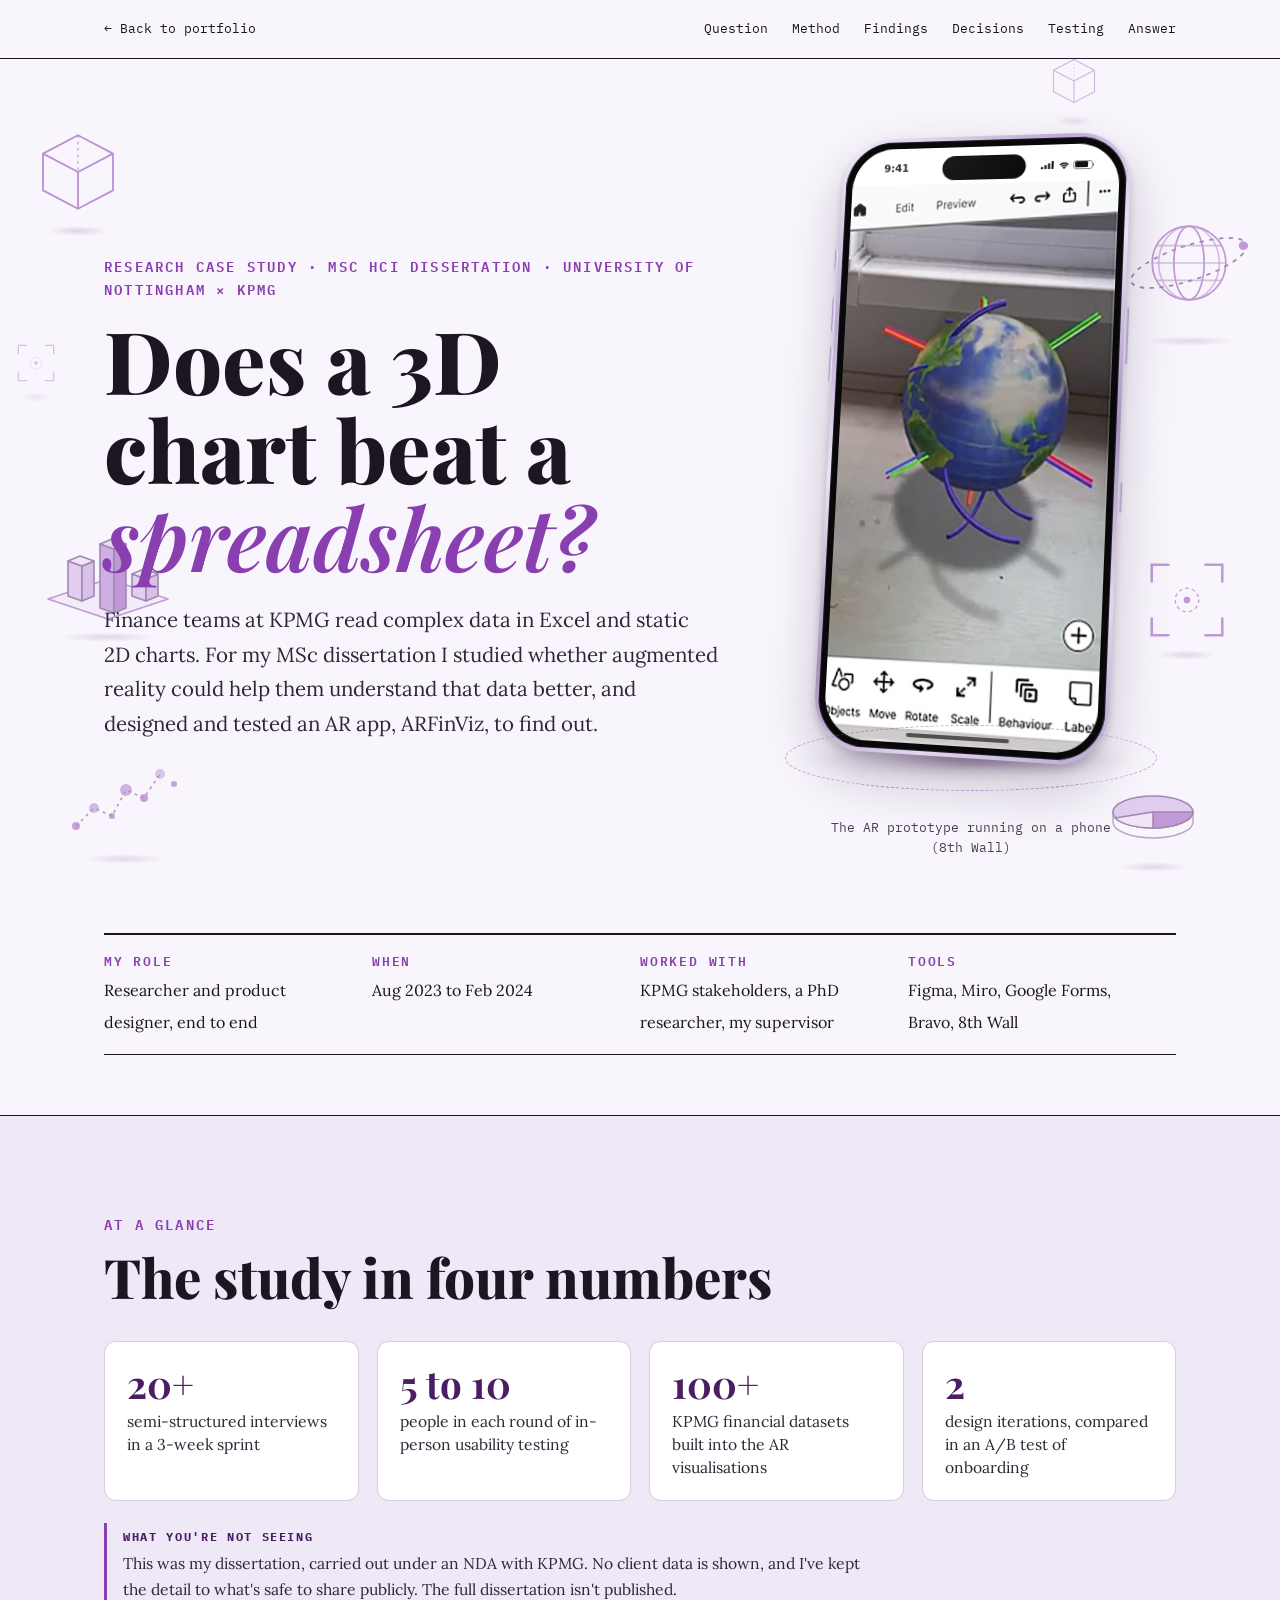
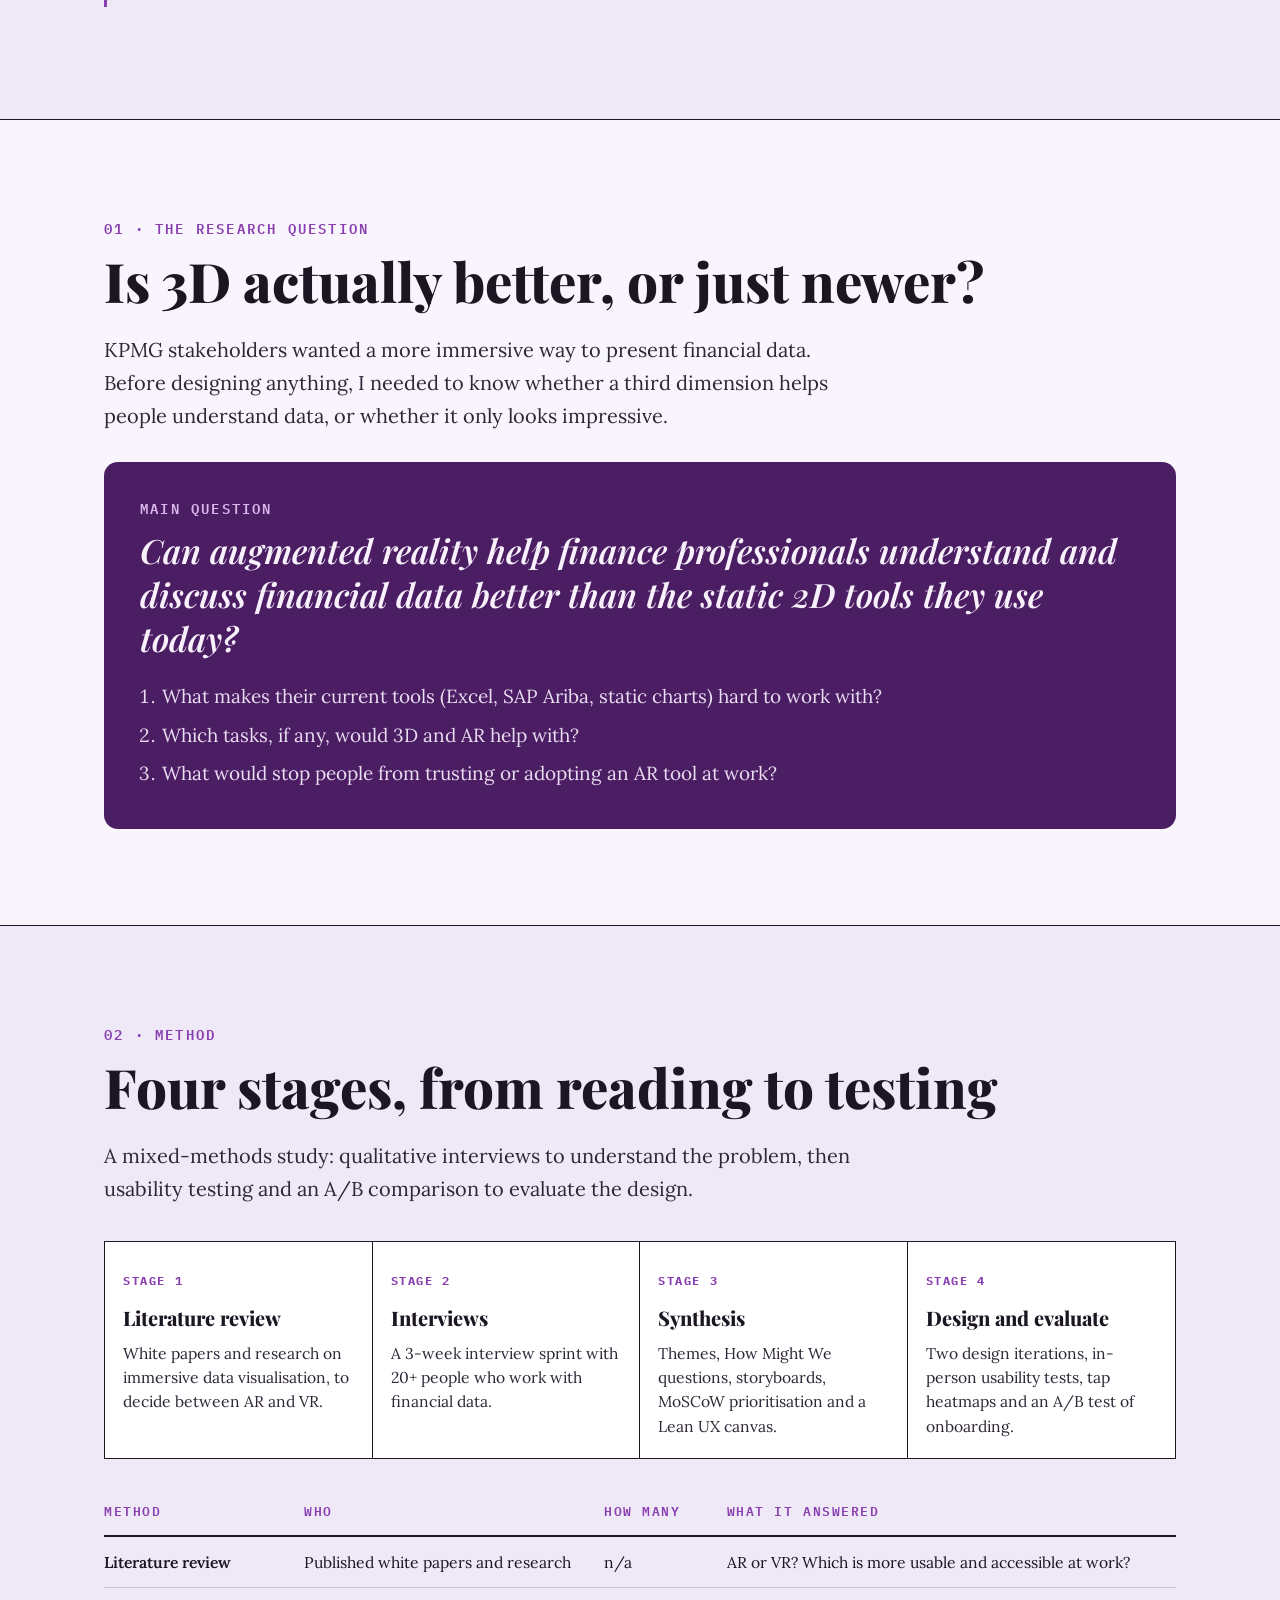
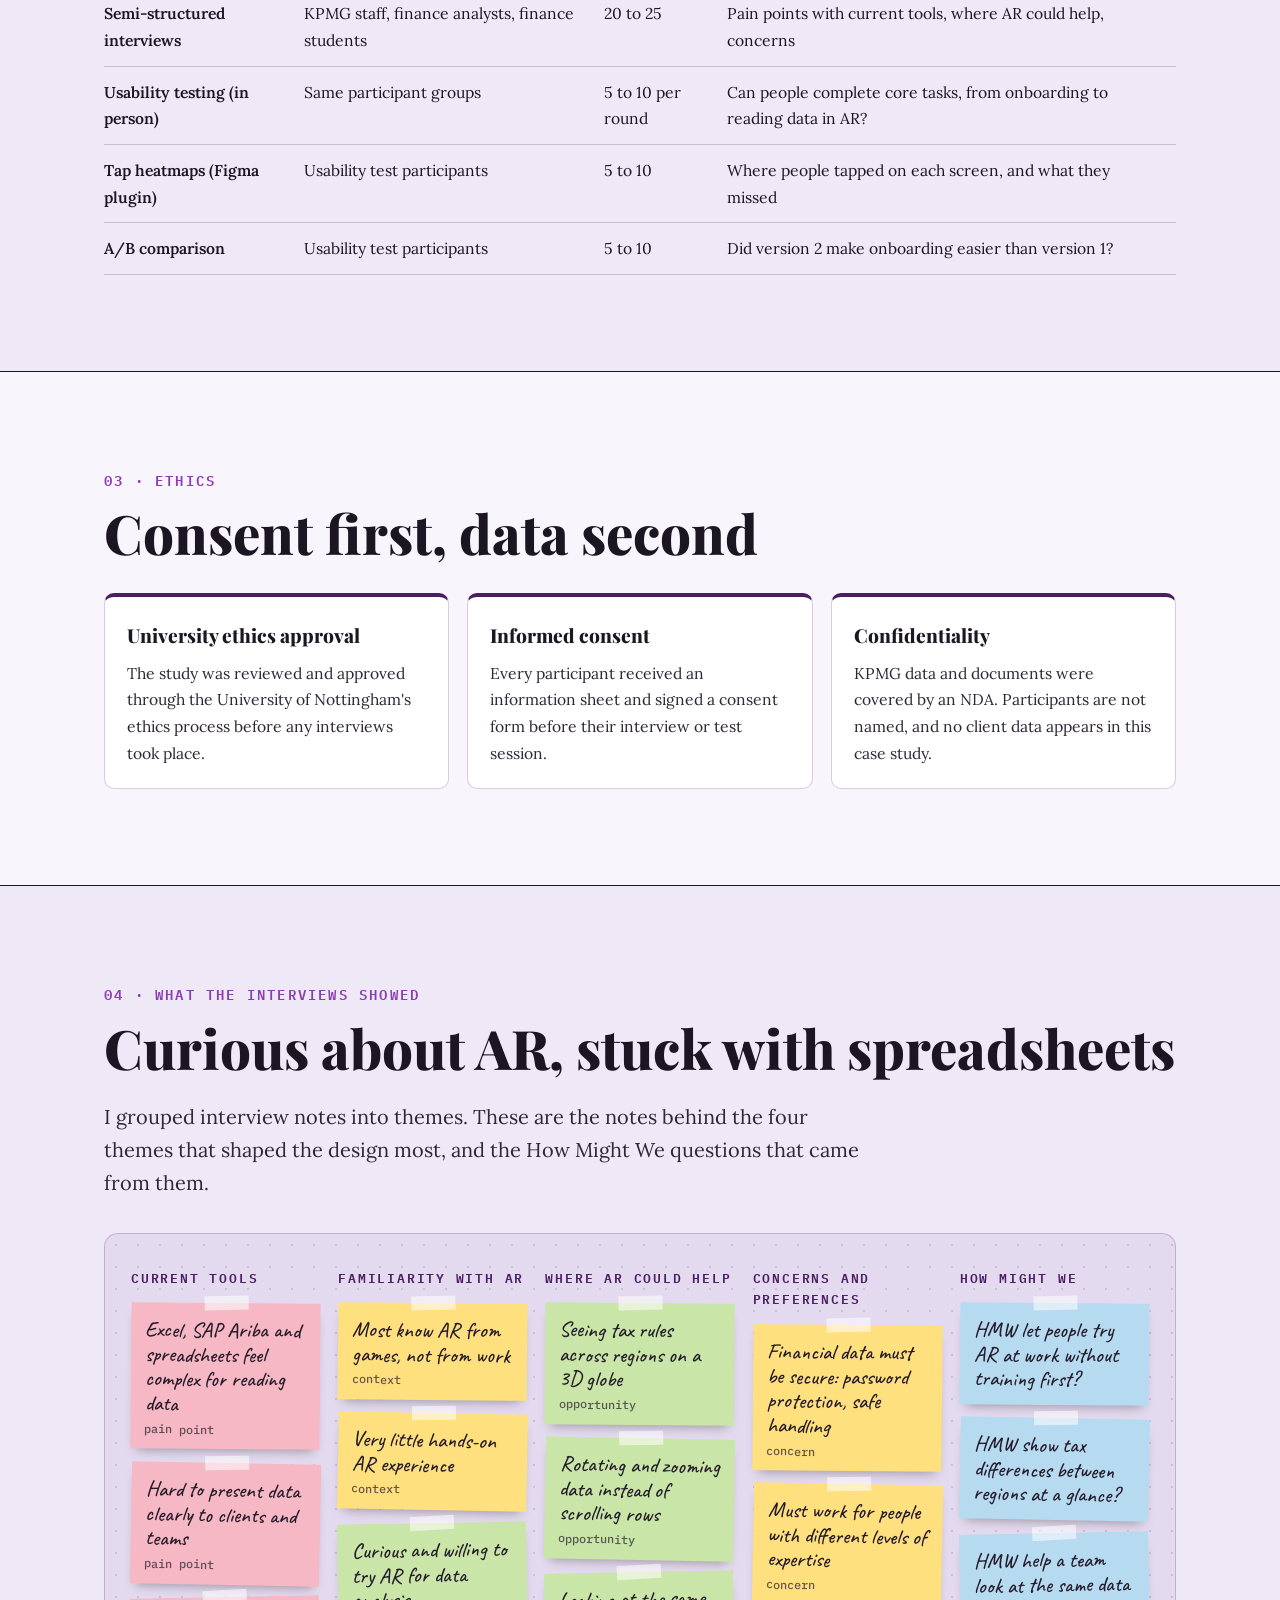
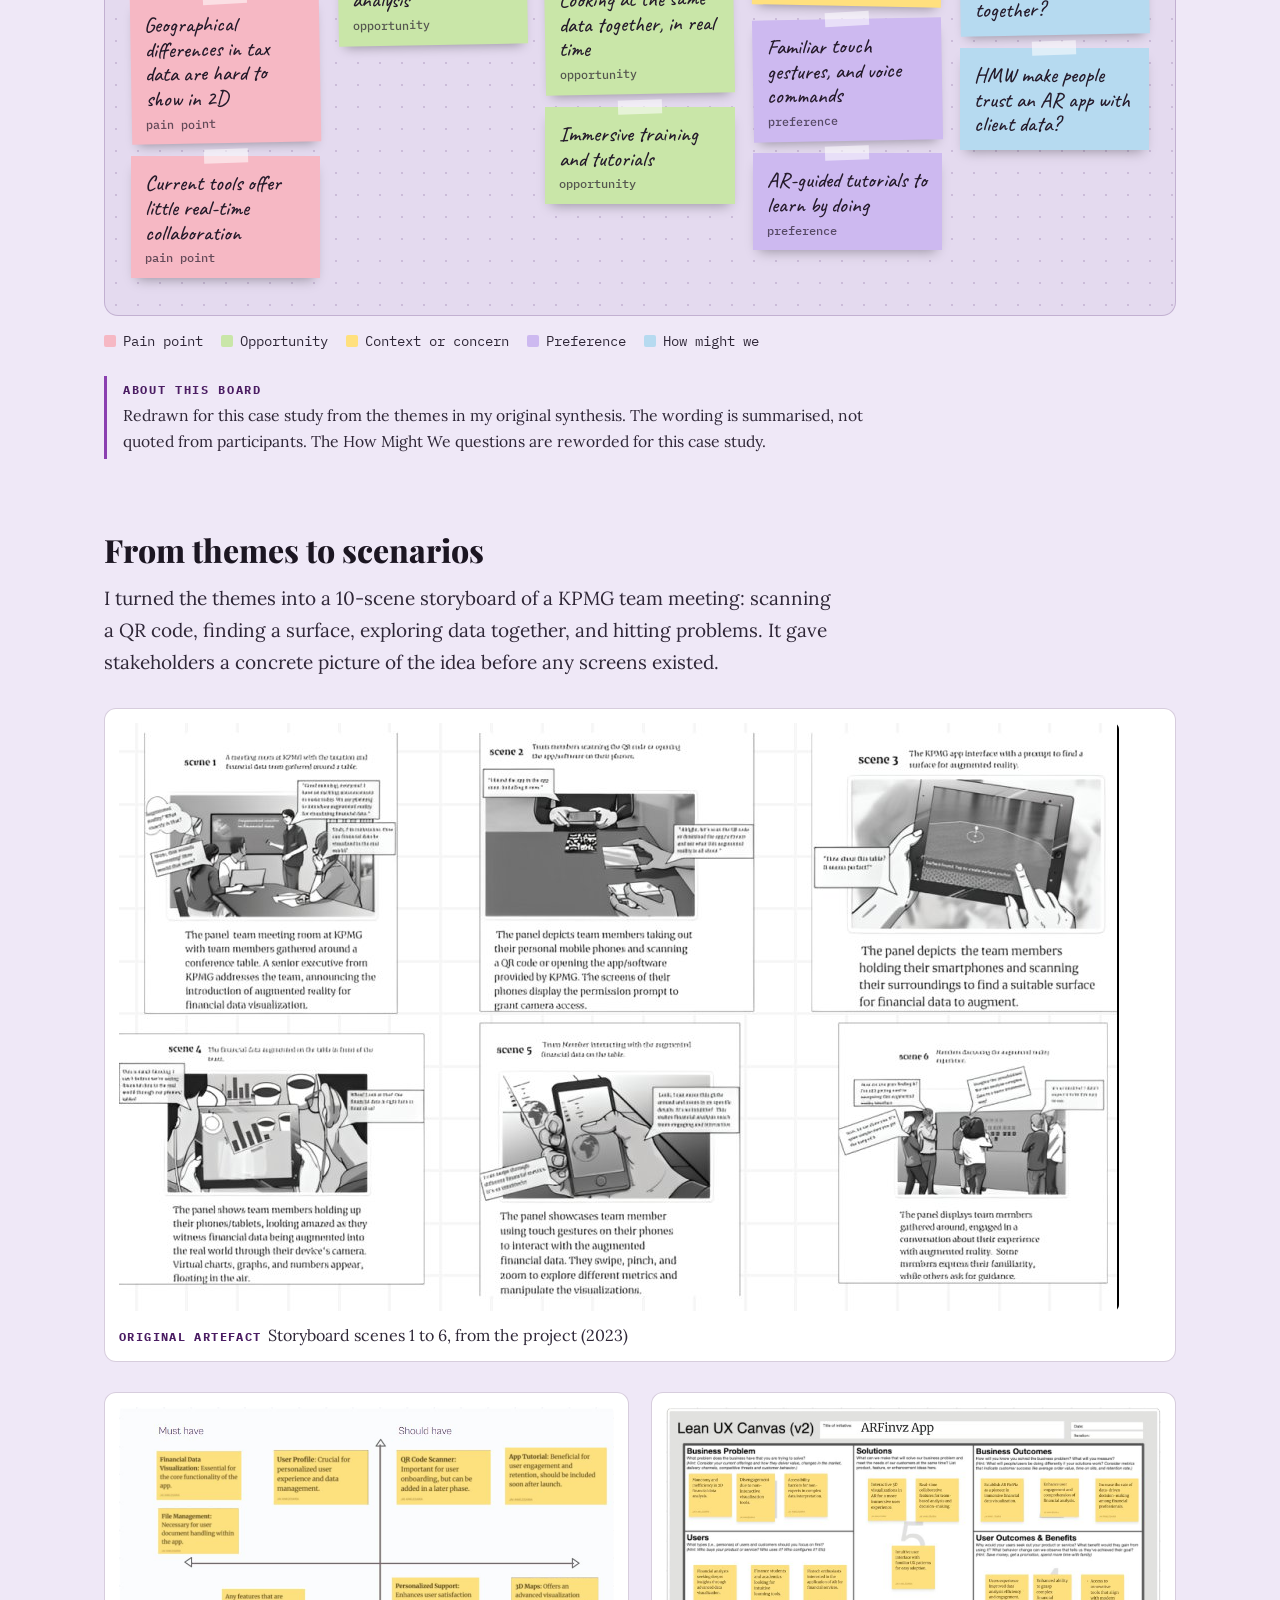
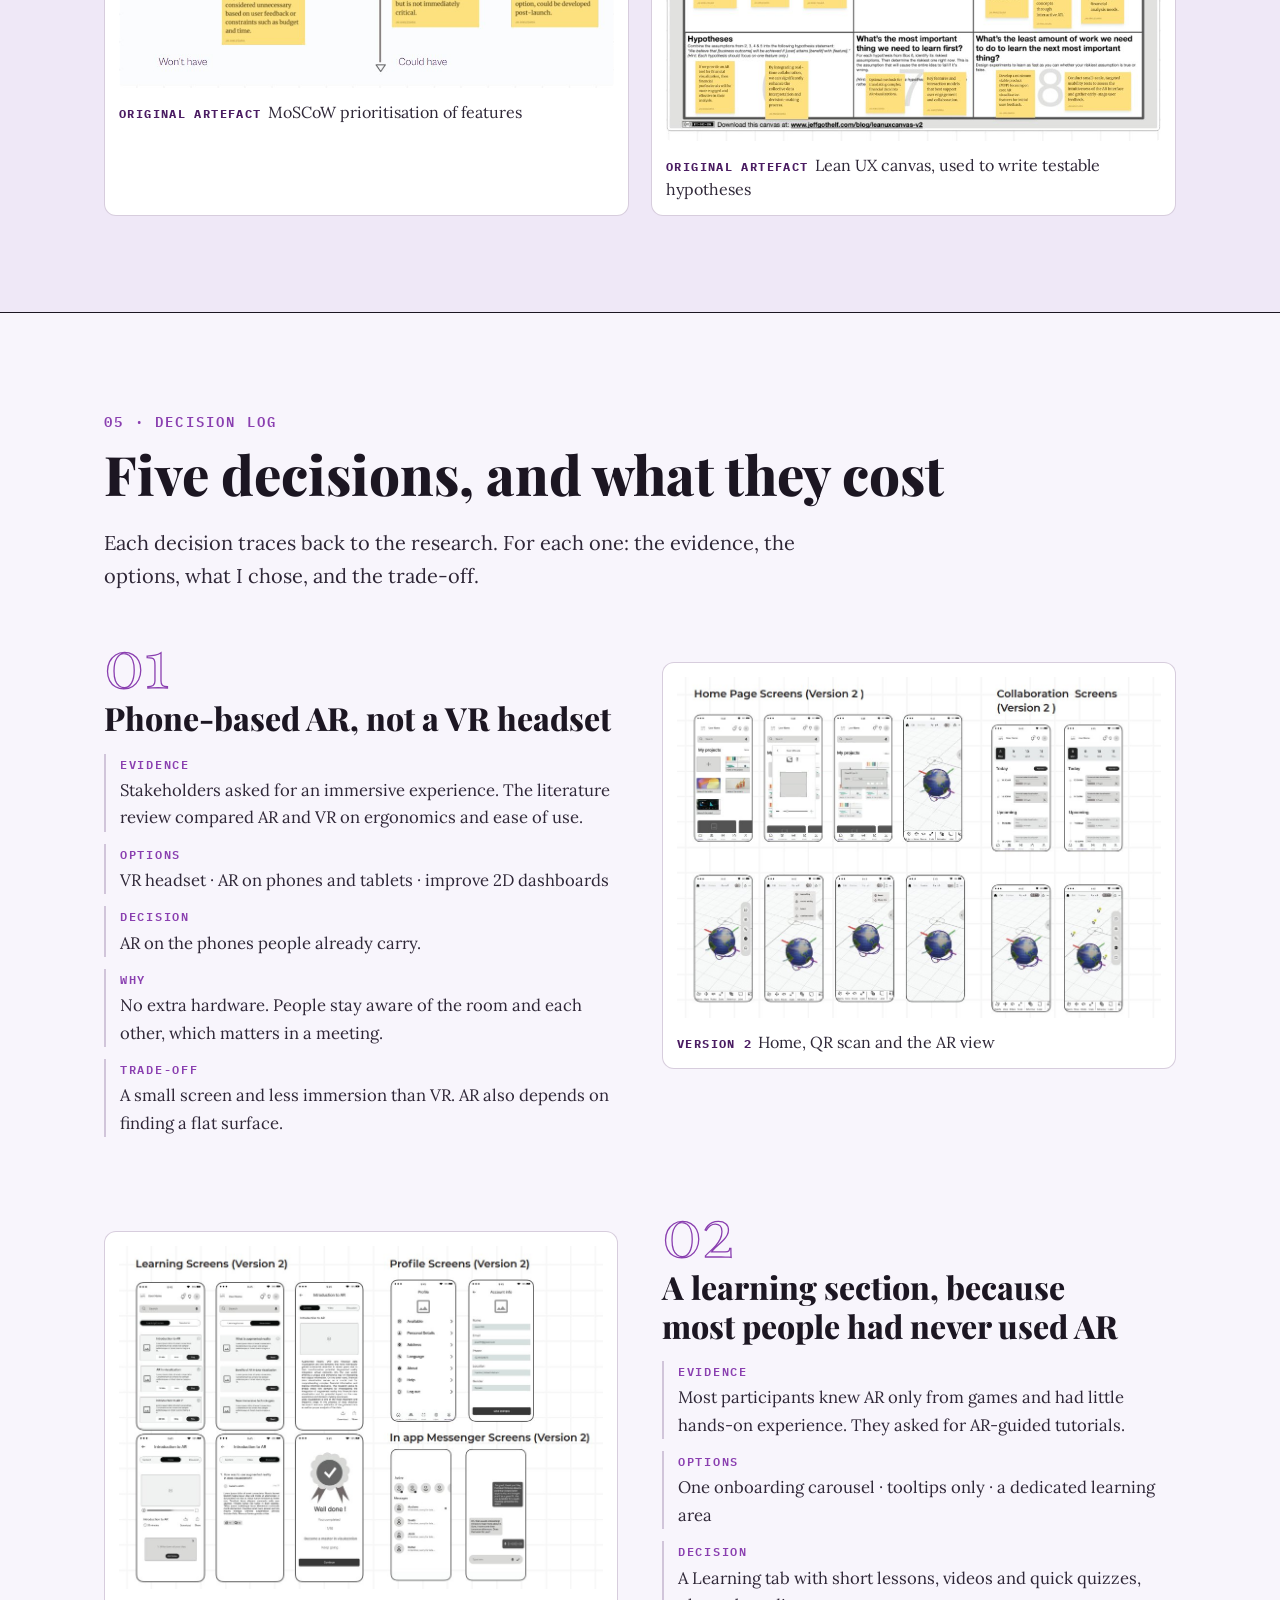
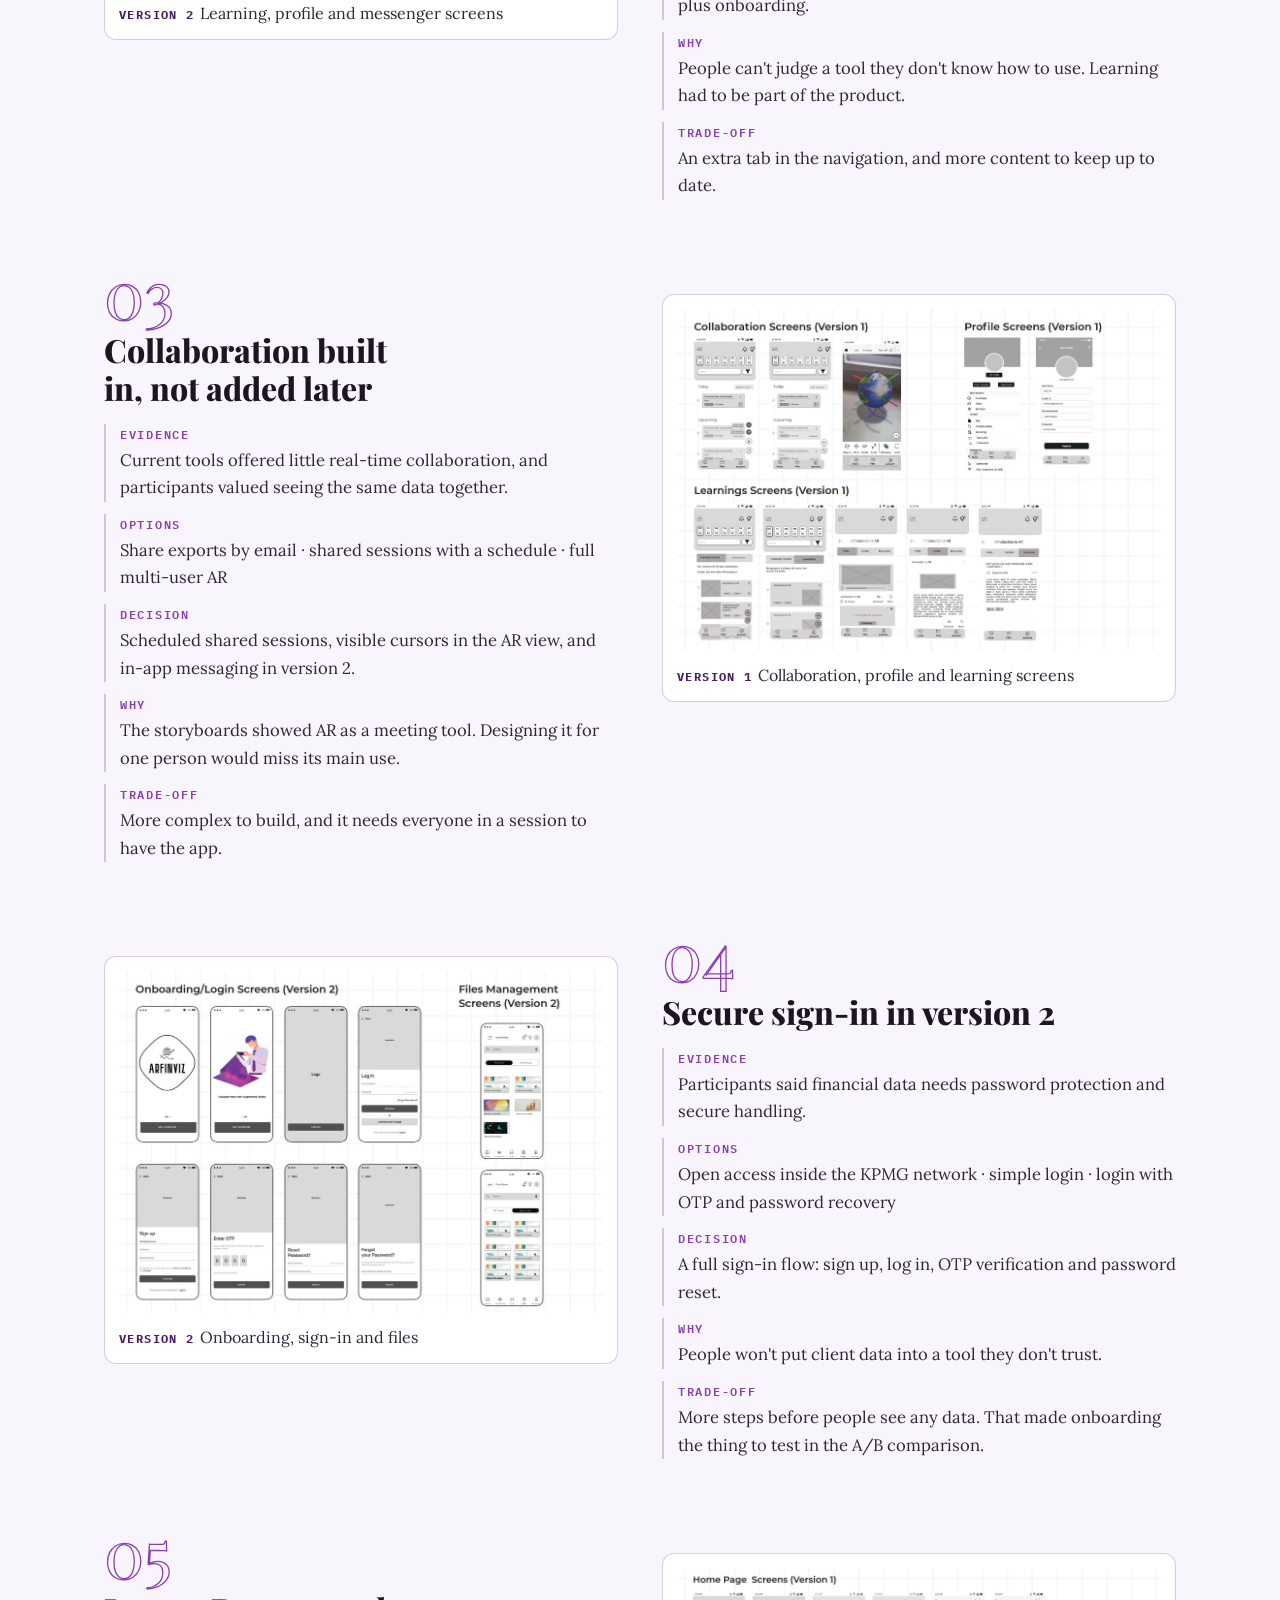
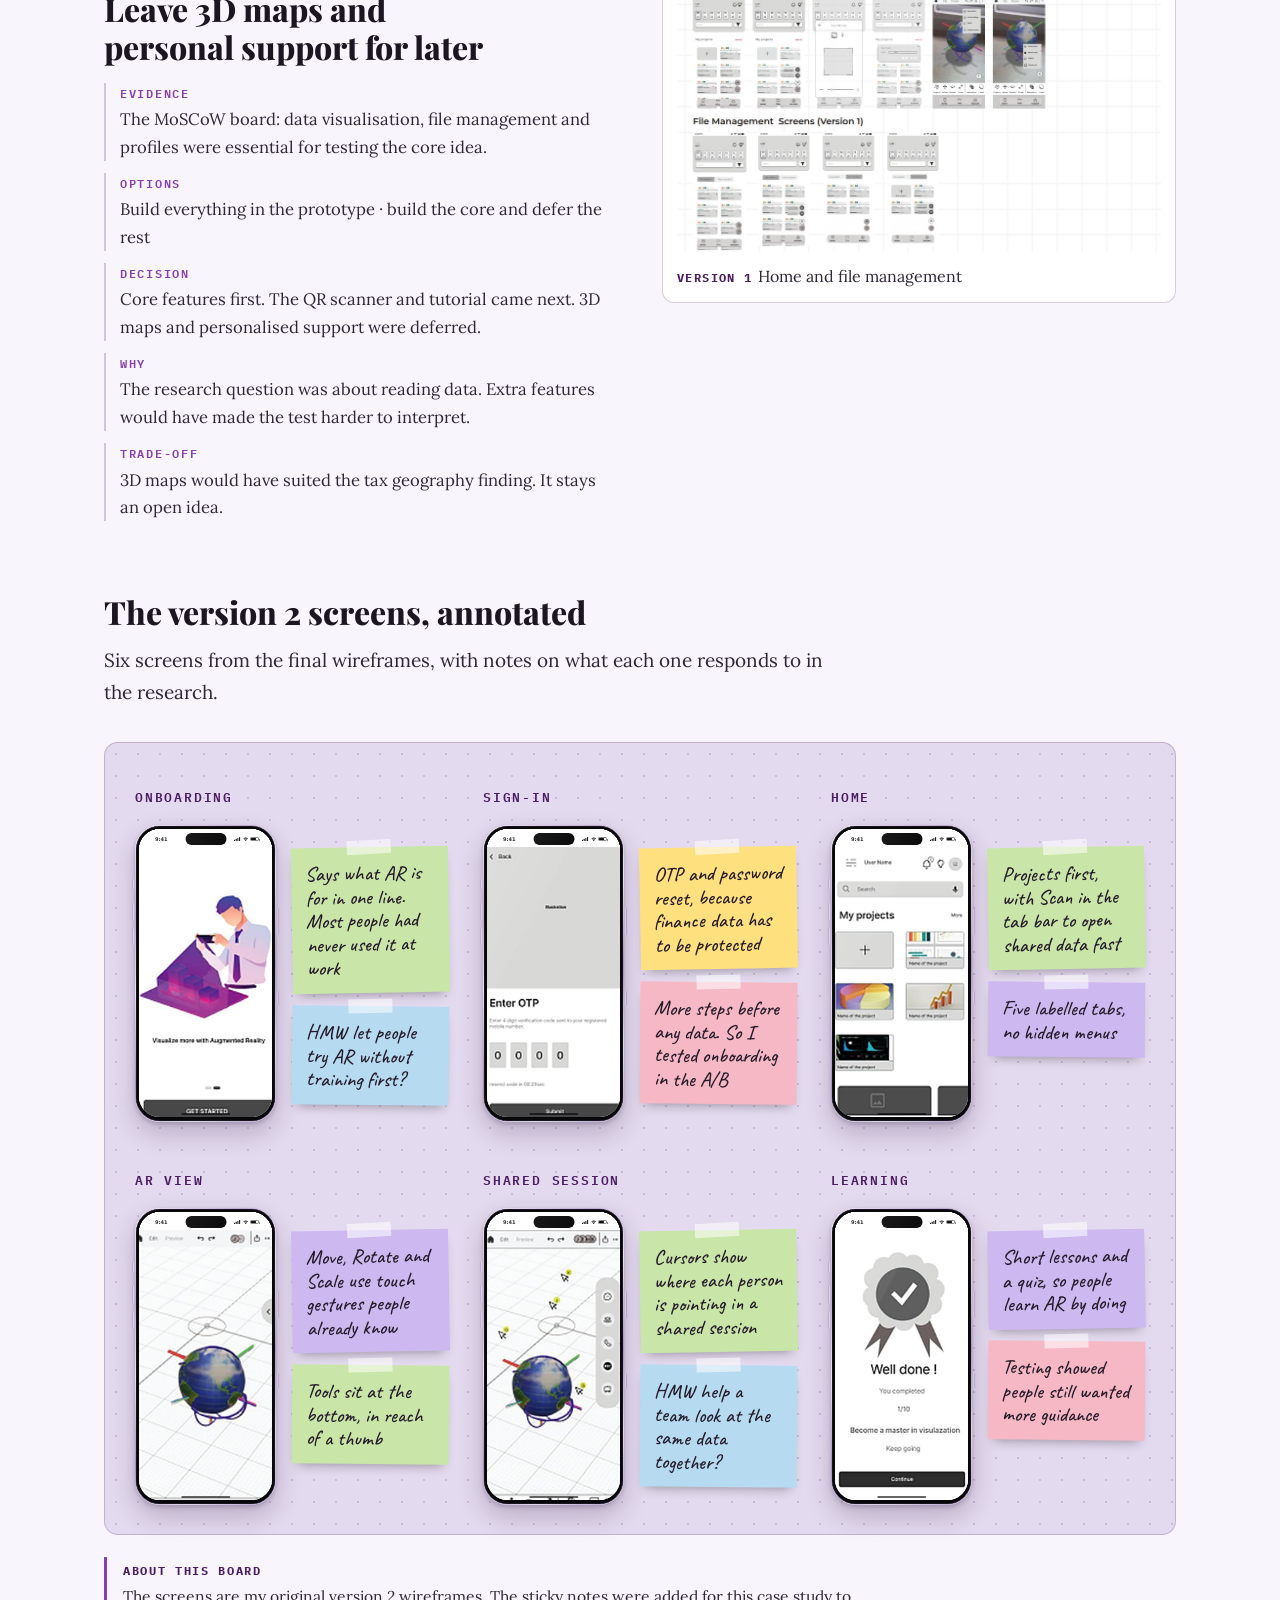
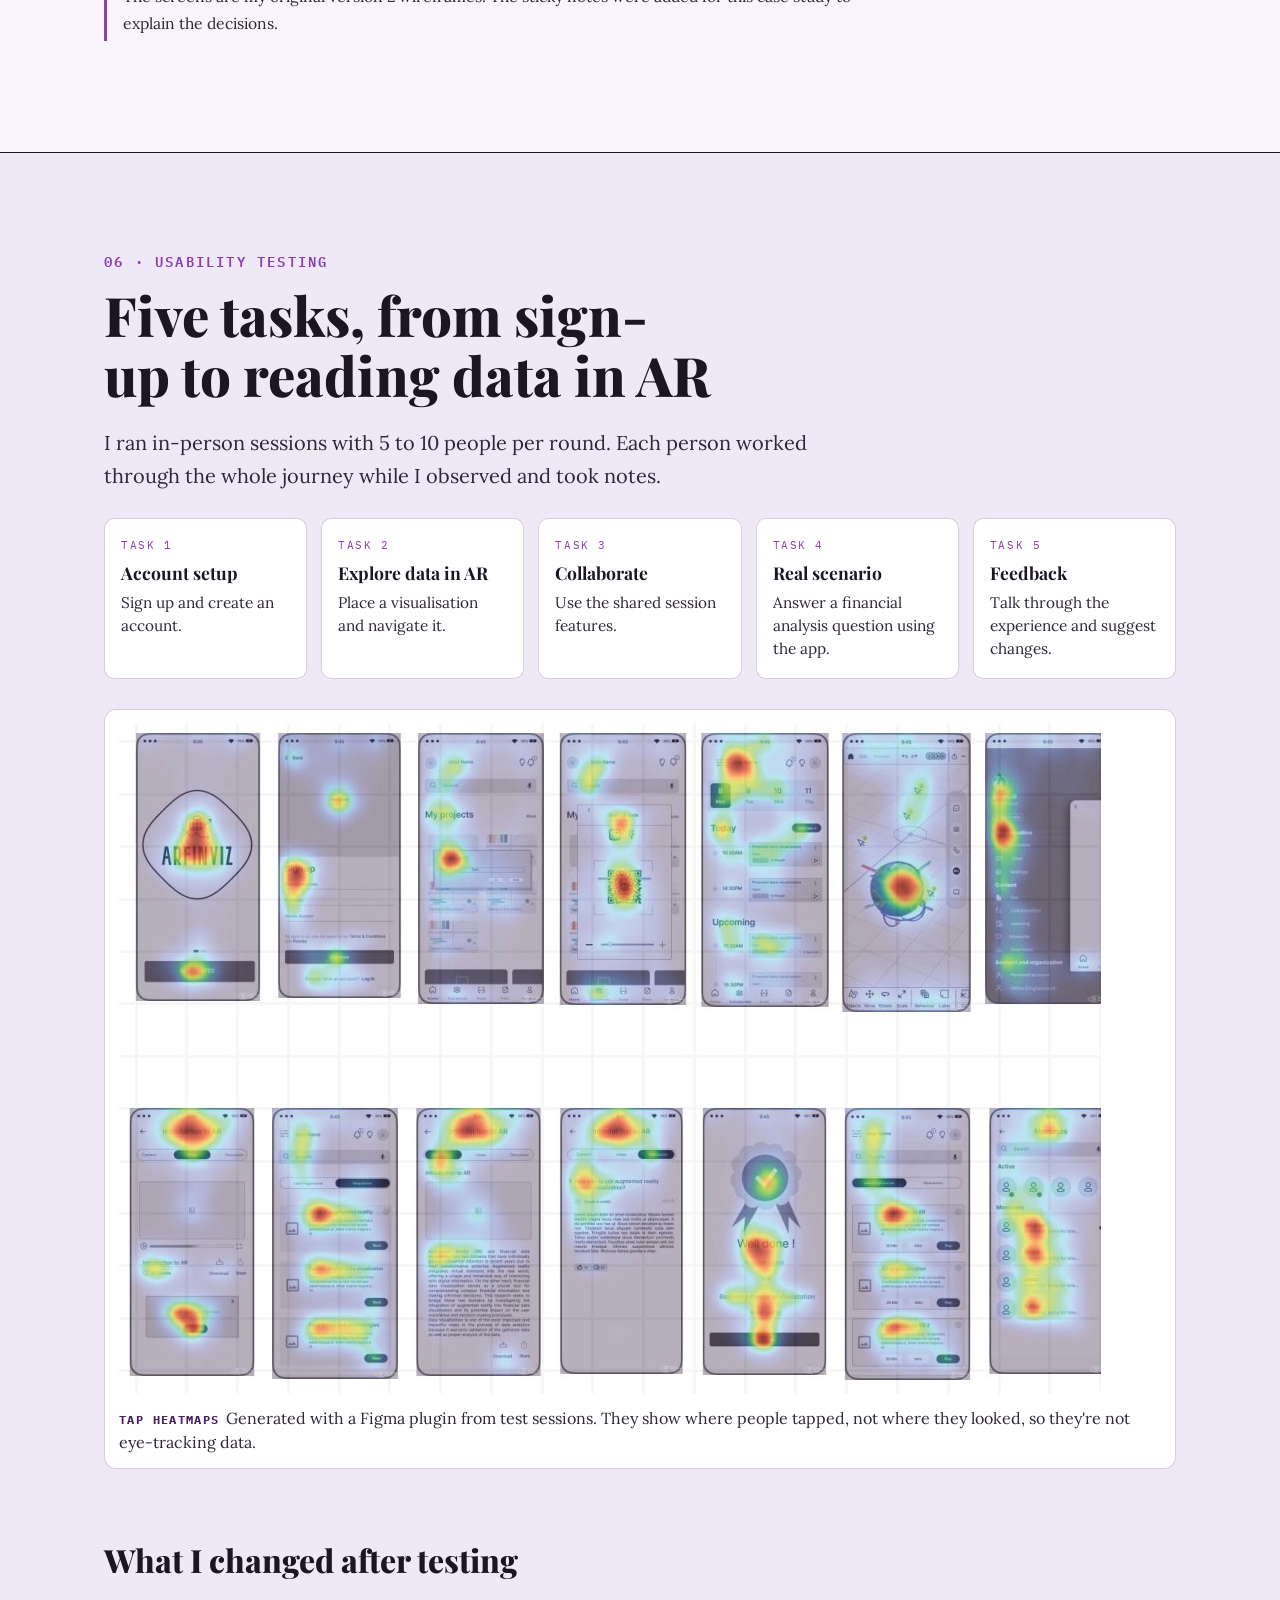
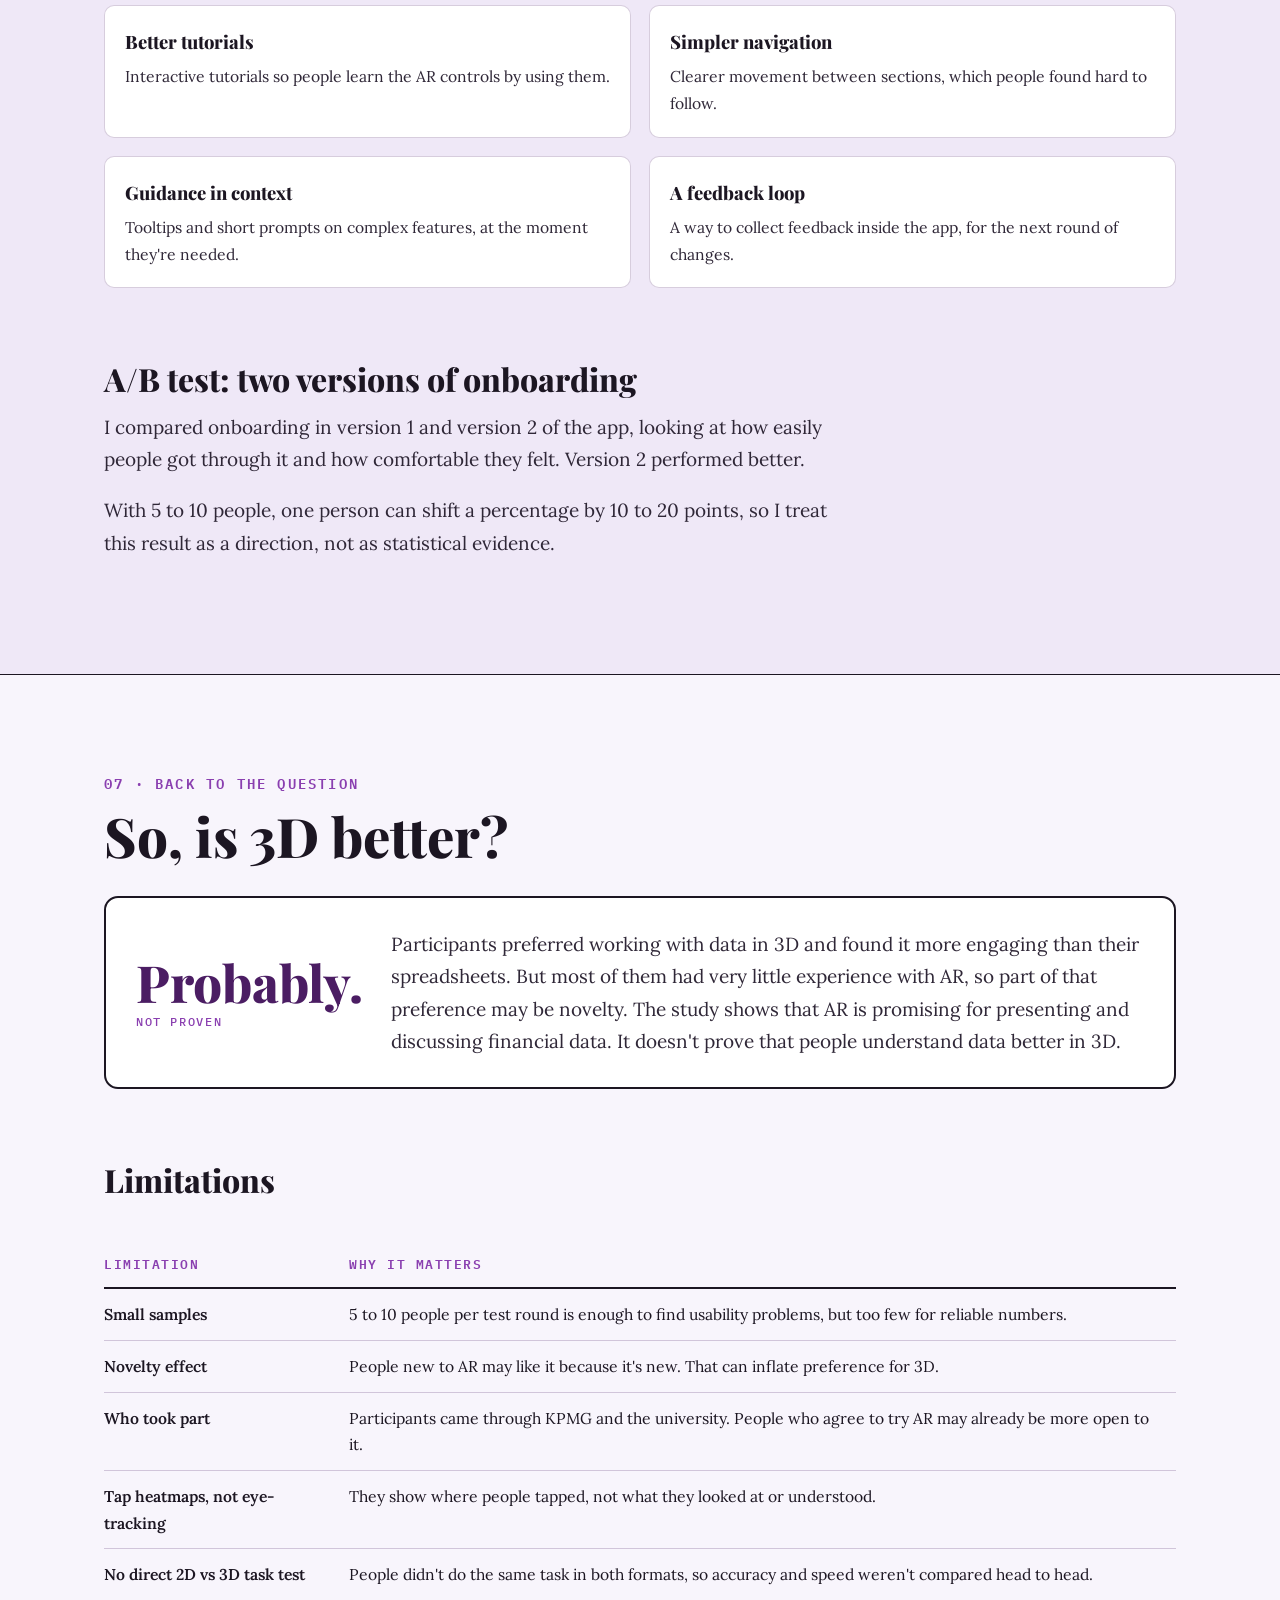
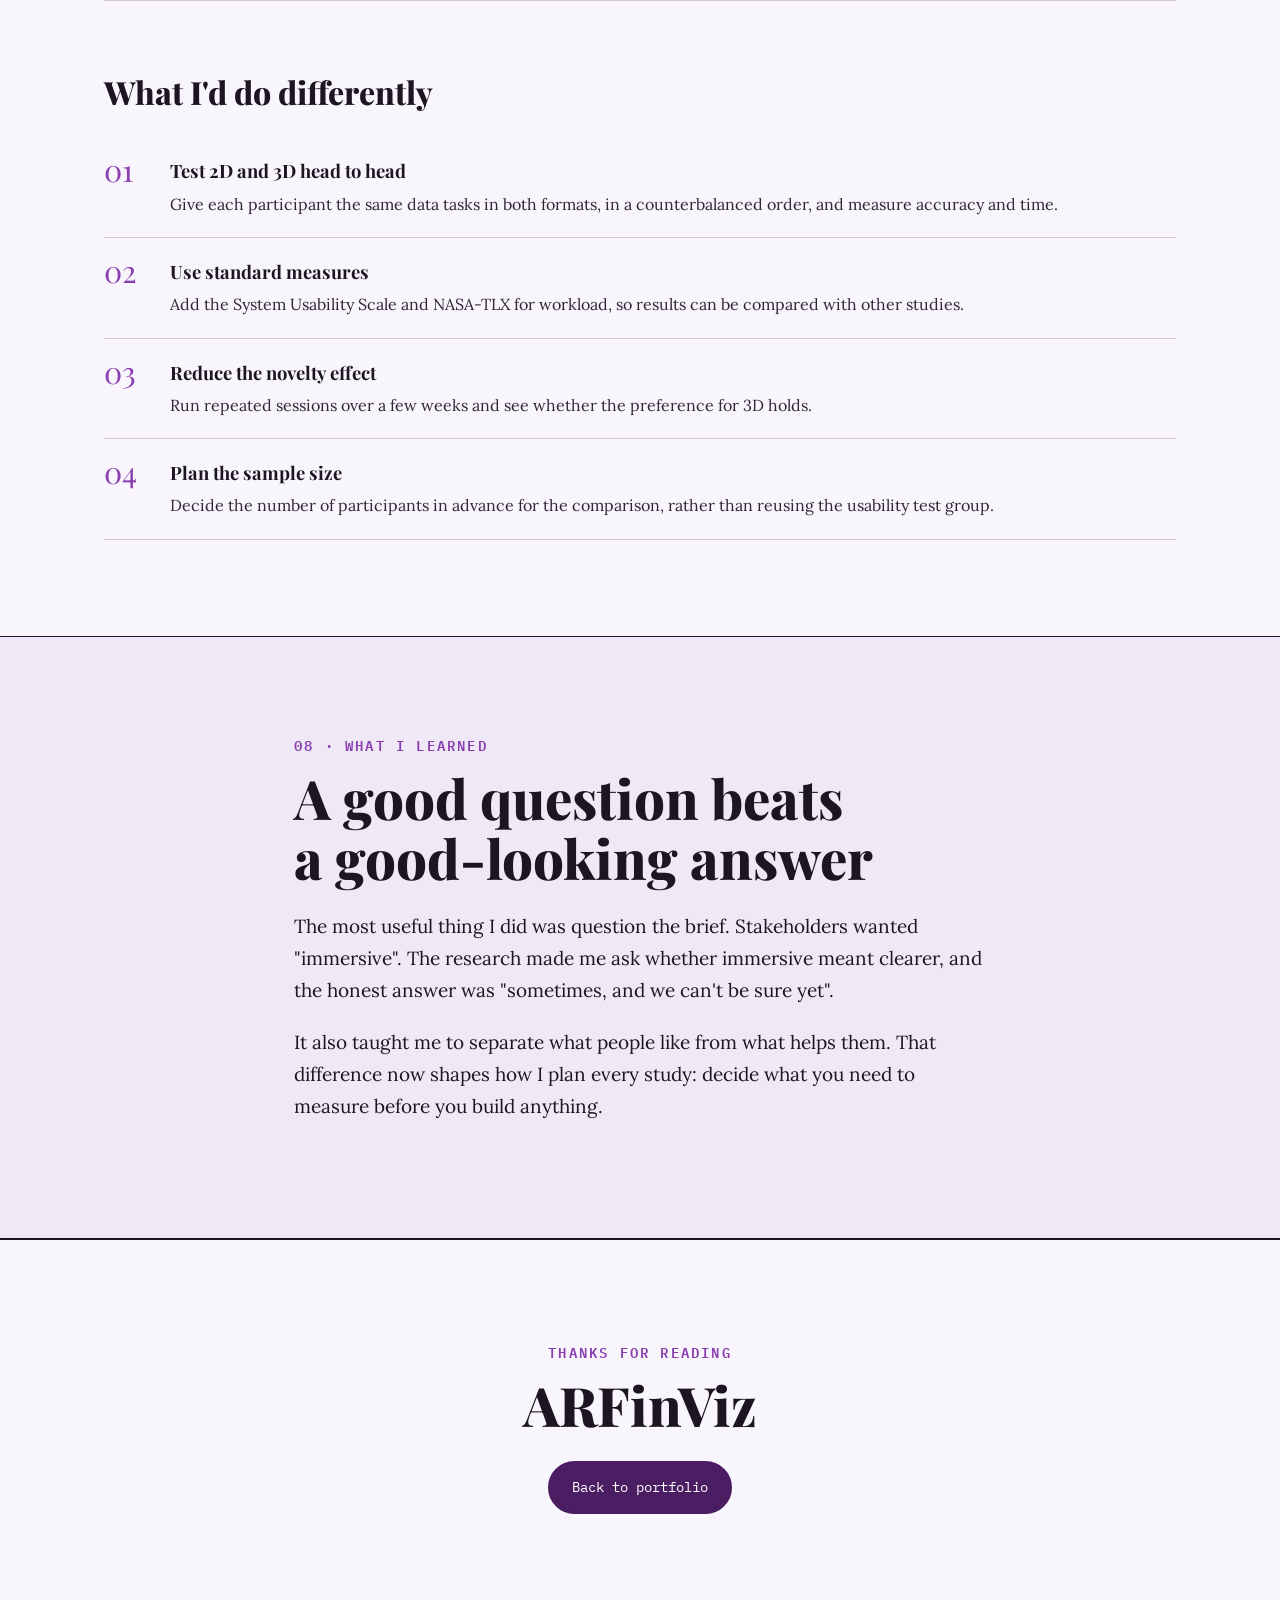
<file: case-studies/arfinviz.html>
<!doctype html>
<html lang="en">
<head>
<!-- Google Tag Manager -->
<script>(function(w,d,s,l,i){w[l]=w[l]||[];w[l].push({'gtm.start':
new Date().getTime(),event:'gtm.js'});var f=d.getElementsByTagName(s)[0],
j=d.createElement(s),dl=l!='dataLayer'?'&l='+l:'';j.async=true;j.src=
'https://www.googletagmanager.com/gtm.js?id='+i+dl;f.parentNode.insertBefore(j,f);
})(window,document,'script','dataLayer','GTM-P87XQ3SF');</script>
<!-- End Google Tag Manager -->
<meta charset="utf-8">
<meta name="viewport" content="width=device-width, initial-scale=1">
<title>ARFinViz | Jai Anklesaria</title>
<meta name="description" content="Research case study: my MSc HCI dissertation with the University of Nottingham and KPMG, testing whether augmented reality helps finance professionals understand data better than 2D spreadsheets.">
<link rel="preconnect" href="https://fonts.googleapis.com">
<link rel="preconnect" href="https://fonts.gstatic.com" crossorigin>
<link href="https://fonts.googleapis.com/css2?family=Playfair+Display:ital,wght@0,600;0,800;1,600&family=Lora:ital,wght@0,400;0,500;0,600;1,400&family=IBM+Plex+Mono:wght@400;500;600&family=Caveat:wght@500;700&display=swap" rel="stylesheet">
<style>
  /* A research report: paper, ink and one violet, like a printed dissertation with notes pinned in. */
  :root{
    --paper:#F8F5FC; --paper-2:#EFE8F7; --grid:rgba(75,29,99,0.07); --card:#FFFFFF; --ink:#1C1622; --ink-2:#2F2737; --ink-3:#4A4053;
    --plum:#4B1D63; --violet:#8A3FB0; --lilac:#EFE4F6; --rule:rgba(75,29,99,0.22); --hair:#1C1622;
    --serif:"Playfair Display",Georgia,serif; --body:"Lora",Georgia,serif; --mono:"IBM Plex Mono",ui-monospace,monospace;
  }
  *{box-sizing:border-box}
  html{scroll-behavior:smooth}
  body{margin:0; background:var(--paper); color:var(--ink); font-family:var(--body); font-size:19px; line-height:1.7; -webkit-font-smoothing:antialiased}
  img{max-width:100%; height:auto; display:block}
  a{color:var(--plum)}
  :focus-visible{outline:3px solid var(--violet); outline-offset:3px}
  p{margin:0 0 1em}
  h1,h2,h3{font-family:var(--serif); text-wrap:balance; margin:0; font-weight:800; color:var(--ink)}
  .wrap{max-width:1120px; margin:0 auto; padding:0 24px}
  .prose{max-width:740px}
  .band{padding:96px 0; border-top:1px solid var(--hair)}
  .band.tint{background:rgba(236,227,246,0.72)}
  .kicker{font-family:var(--mono); font-size:0.86rem; font-weight:600; letter-spacing:0.16em; text-transform:uppercase; color:var(--violet)}
  h2{font-size:clamp(2.1rem,4.6vw,3.4rem); line-height:1.1; margin:12px 0 22px}
  .lede{font-size:1.25rem; line-height:1.65; color:var(--ink-2); max-width:760px}
  .sub-h{font-size:clamp(1.5rem,2.6vw,2rem); line-height:1.2; margin:72px 0 12px}
  .muted{color:var(--ink-2)}
  .honest{margin-top:22px; font-size:0.98rem; color:var(--ink-2); border-left:3px solid var(--violet); padding:4px 0 4px 16px; max-width:780px}
  .honest b{font-family:var(--mono); font-size:0.74rem; letter-spacing:0.14em; text-transform:uppercase; color:var(--plum); display:block; margin-bottom:2px}

  .topbar{position:sticky; top:0; z-index:30; background:rgba(248,245,252,0.94); backdrop-filter:blur(8px); border-bottom:1px solid var(--hair)}
  .topbar .wrap{display:flex; justify-content:space-between; align-items:center; height:58px}
  .topbar a{font-family:var(--mono); font-size:0.82rem; text-decoration:none; color:var(--ink)}
  .topbar a:hover{color:var(--violet)}
  .topbar nav{display:flex; gap:24px}
  @media (max-width:820px){.topbar nav{display:none}}

  /* masthead */
  .mast{padding:70px 0 60px}
  .mast-grid{display:grid; grid-template-columns:1.5fr 1fr; gap:48px; align-items:center}
  .mast h1{font-size:clamp(2.8rem,7vw,5.4rem); line-height:1.02; margin:16px 0 22px}
  .mast h1 em{font-style:italic; color:var(--violet); font-weight:600}
  .mast .sub{font-size:1.28rem; color:var(--ink-2); max-width:620px}
  .phone{justify-self:center; position:relative; width:min(270px,70vw)}
  .phone::before{content:''; position:absolute; inset:8% -18% -6% -18%; border-radius:50%; background:radial-gradient(circle at 40% 40%, #D9B8EC, #8A3FB0 55%, transparent 72%); opacity:0.45; filter:blur(10px)}
  .phone img{position:relative; width:100%; border-radius:26px}
  .phone figcaption{position:relative; font-family:var(--mono); font-size:0.76rem; color:var(--ink-3); text-align:center; margin-top:12px}
  @media (max-width:860px){.mast-grid{grid-template-columns:1fr}}

  .facts{display:grid; grid-template-columns:repeat(4,1fr); border-top:2px solid var(--hair); border-bottom:1px solid var(--hair); margin-top:46px}
  .facts div{padding:16px 16px 16px 0}
  .facts b{display:block; font-family:var(--mono); font-size:0.8rem; letter-spacing:0.14em; text-transform:uppercase; color:var(--violet); font-weight:600}
  .facts span{font-size:1rem}
  @media (max-width:760px){.facts{grid-template-columns:1fr 1fr}}

  .stats{display:grid; grid-template-columns:repeat(4,1fr); gap:18px; margin-top:34px}
  .stats div{background:var(--card); border:1px solid var(--rule); border-radius:12px; padding:22px}
  .stats strong{display:block; font-family:var(--serif); font-size:2.4rem; line-height:1; color:var(--plum)}
  .stats span{display:block; margin-top:8px; font-size:0.98rem; color:var(--ink-2); line-height:1.45}
  @media (max-width:860px){.stats{grid-template-columns:1fr 1fr}}

  /* research question card */
  .rq{margin-top:30px; background:var(--plum); color:#F8F1FC; border-radius:14px; padding:34px 36px}
  .rq .kicker{color:#D9B8EC}
  .rq p.q{font-family:var(--serif); font-style:italic; font-weight:600; font-size:clamp(1.5rem,3vw,2.1rem); line-height:1.3; margin:10px 0 20px}
  .rq ol{margin:0; padding-left:22px; color:#E9DDF1} .rq li{margin-bottom:6px}

  /* method pipeline */
  .pipe{display:grid; grid-template-columns:repeat(4,1fr); gap:0; margin-top:36px; border:1px solid var(--hair)}
  .pipe div{padding:20px 18px; border-right:1px solid var(--hair); background:var(--card)}
  .pipe div:last-child{border-right:0}
  .pipe b{font-family:var(--mono); font-size:0.72rem; letter-spacing:0.14em; text-transform:uppercase; color:var(--violet)}
  .pipe h3{font-size:1.25rem; margin:6px 0 6px}
  .pipe p{margin:0; font-size:0.98rem; line-height:1.55; color:var(--ink-2)}
  @media (max-width:900px){.pipe{grid-template-columns:1fr 1fr} .pipe div:nth-child(2){border-right:0} .pipe div:nth-child(-n+2){border-bottom:1px solid var(--hair)}}
  @media (max-width:520px){.pipe{grid-template-columns:1fr} .pipe div{border-right:0; border-bottom:1px solid var(--hair)}}

  table{width:100%; border-collapse:collapse; margin-top:30px; font-size:0.98rem}
  th,td{text-align:left; vertical-align:top; padding:12px 14px 12px 0; border-bottom:1px solid var(--rule)}
  th{font-family:var(--mono); font-size:0.8rem; letter-spacing:0.12em; text-transform:uppercase; color:var(--violet); font-weight:600; border-bottom:2px solid var(--hair)}
  td:first-child{font-weight:600}
  .tscroll{overflow-x:auto}
  @media (max-width:700px){table{min-width:640px}}

  .ethics{display:grid; grid-template-columns:repeat(3,1fr); gap:18px; margin-top:30px}
  .ethics div{background:var(--card); border:1px solid var(--rule); border-top:4px solid var(--plum); border-radius:10px; padding:22px}
  .ethics h3{font-size:1.2rem; margin-bottom:8px}
  .ethics p{margin:0; font-size:0.98rem; color:var(--ink-2)}
  @media (max-width:820px){.ethics{grid-template-columns:1fr}}

  /* sticky board */
  .board{margin-top:34px; padding:34px 26px 24px; border-radius:14px; background:#E4DAEF radial-gradient(rgba(75,29,99,0.16) 1px, transparent 1.4px) 0 0/22px 22px; border:1px solid var(--rule)}
  .b-cols{display:grid; grid-template-columns:repeat(5,1fr); gap:18px}
  .b-col h4{margin:0 0 14px; font-family:var(--mono); font-size:0.8rem; font-weight:600; letter-spacing:0.14em; text-transform:uppercase; color:var(--plum)}
  .note{position:relative; font-family:"Caveat",cursive; font-weight:500; font-size:1.34rem; line-height:1.15; color:#241a2a; padding:15px 14px 13px; margin-bottom:13px; box-shadow:0 7px 12px -6px rgba(0,0,0,0.35); transform:rotate(var(--r,0deg))}
  .note:nth-child(3n){--r:1.1deg} .note:nth-child(3n+1){--r:-1deg} .note:nth-child(4n+2){--r:0.5deg}
  .note small{display:block; margin-top:6px; font-family:var(--mono); font-size:0.74rem; color:rgba(36,26,42,0.7)}
  .n-pain{background:#F6B8C4} .n-opp{background:#C9E6A8} .n-concern{background:#FFE07E} .n-pref{background:#CDB9F0}
  .legend{display:flex; flex-wrap:wrap; gap:18px; margin-top:14px; font-family:var(--mono); font-size:0.88rem; color:var(--ink-2)}
  .legend i{display:inline-block; width:12px; height:12px; margin-right:7px; vertical-align:-1px; border-radius:2px}
  @media (max-width:1100px){.b-cols{grid-template-columns:repeat(3,1fr)}} @media (max-width:820px){.b-cols{grid-template-columns:1fr 1fr}} @media (max-width:560px){.b-cols{grid-template-columns:1fr}}

  figure{margin:0}
  .fig{margin-top:30px; background:var(--card); border:1px solid var(--rule); border-radius:12px; padding:14px}
  .fig img{border-radius:6px}
  figcaption{font-size:1rem; color:var(--ink-2); margin-top:12px; line-height:1.5}
  figcaption b{font-family:var(--mono); font-size:0.72rem; letter-spacing:0.12em; text-transform:uppercase; color:var(--plum); margin-right:6px}
  .two{display:grid; grid-template-columns:1fr 1fr; gap:22px}
  @media (max-width:820px){.two{grid-template-columns:1fr}}

  /* decision log */
  .decisions{margin-top:40px; display:grid; gap:64px}
  .dec{display:grid; grid-template-columns:1fr 1fr; gap:44px; align-items:start}
  .dec:nth-child(even) > .d-text{order:2}
  .dec > *{min-width:0}
  .d-num{font-family:var(--serif); font-size:4.2rem; line-height:0.85; color:transparent; -webkit-text-stroke:1.3px var(--violet)}
  .d-text h3{font-size:clamp(1.5rem,2.5vw,2rem); line-height:1.2; margin:10px 0 16px}
  dl{margin:0; display:grid; gap:12px}
  dl div{border-left:2px solid var(--rule); padding-left:14px}
  dt{font-family:var(--mono); font-size:0.78rem; font-weight:600; letter-spacing:0.14em; text-transform:uppercase; color:var(--violet); margin-bottom:2px}
  dd{margin:0; font-size:1.04rem; line-height:1.65; color:var(--ink-2)}
  @media (max-width:900px){.dec{grid-template-columns:1fr; gap:22px} .dec:nth-child(even) > .d-text{order:0}}

  .tasks{counter-reset:t; list-style:none; padding:0; margin:26px 0 0; display:grid; grid-template-columns:repeat(5,1fr); gap:14px}
  .tasks li{counter-increment:t; background:var(--card); border:1px solid var(--rule); border-radius:10px; padding:18px 16px; font-size:0.96rem; line-height:1.5; color:var(--ink-2)}
  .tasks li::before{content:"Task " counter(t); display:block; font-family:var(--mono); font-size:0.7rem; letter-spacing:0.14em; text-transform:uppercase; color:var(--violet); margin-bottom:6px}
  .tasks b{display:block; font-family:var(--serif); color:var(--ink); font-size:1.1rem; margin-bottom:4px}
  @media (max-width:980px){.tasks{grid-template-columns:1fr 1fr}} @media (max-width:520px){.tasks{grid-template-columns:1fr}}

  .changes{display:grid; grid-template-columns:repeat(2,1fr); gap:18px; margin-top:26px}
  .changes div{background:var(--card); border:1px solid var(--rule); border-radius:10px; padding:20px}
  .changes h3{font-size:1.15rem; margin-bottom:6px}
  .changes p{margin:0; font-size:0.98rem; color:var(--ink-2)}
  @media (max-width:760px){.changes{grid-template-columns:1fr}}

  .answer{display:grid; grid-template-columns:auto 1fr; gap:28px; align-items:center; margin-top:30px; background:var(--card); border:2px solid var(--hair); border-radius:14px; padding:30px}
  .answer .verdict{font-family:var(--serif); font-weight:800; font-size:clamp(2rem,5vw,3.2rem); line-height:1; color:var(--plum)}
  .answer .verdict small{display:block; font-family:var(--mono); font-weight:500; font-size:0.72rem; letter-spacing:0.14em; text-transform:uppercase; color:var(--violet); margin-top:8px}
  .answer p{margin:0; color:var(--ink-2)}
  @media (max-width:700px){.answer{grid-template-columns:1fr}}

  .redo{counter-reset:r; list-style:none; padding:0; margin:26px 0 0}
  .redo li{counter-increment:r; display:grid; grid-template-columns:52px 1fr; gap:14px; padding:18px 0; border-bottom:1px solid var(--rule)}
  .redo li::before{content:counter(r,decimal-leading-zero); font-family:var(--serif); font-size:1.9rem; line-height:1; color:var(--violet)}
  .redo b{display:block; font-family:var(--serif); font-size:1.15rem}
  .redo span{color:var(--ink-2); font-size:1rem}


  /* iPhone 17, Lavender finish: aluminium band, thin even black bezel, Dynamic Island, Camera Control on the right */
  .iphone{container-type:inline-size; width:100%}
  .iphone .frame{position:relative; padding:2.4cqw; border-radius:17.5cqw; border:1.35cqw solid transparent; background:linear-gradient(#08080A,#08080A) padding-box, linear-gradient(140deg,#F3ECFA 0%,#BDAAD4 22%,#ECE3F6 40%,#A592BE 62%,#E2D7EF 82%,#B7A5CD 100%) border-box; box-shadow:inset 0 0 0 0.3cqw #26222C, 0 1.5cqw 3cqw rgba(30,10,45,0.18), 0 8cqw 18cqw rgba(30,10,45,0.22)}
  .iphone .pbtn{position:absolute; width:1.25cqw; background:linear-gradient(90deg,#9C89B6,#EDE5F6 60%,#C3B2D8); border-radius:0.6cqw; box-shadow:0 0 0.3cqw rgba(0,0,0,0.25)}
  .iphone .act{left:-2.6cqw; top:18%; height:7cqw} .iphone .vu{left:-2.6cqw; top:26%; height:12cqw} .iphone .vd{left:-2.6cqw; top:34.5%; height:12cqw}
  .iphone .pw{right:-2.6cqw; top:28%; height:19cqw; background:linear-gradient(270deg,#A897BE,#E3D8F0)}
  .iphone .cc{right:-2.6cqw; top:56%; height:10cqw; background:linear-gradient(270deg,#A897BE,#E3D8F0)}
  .iphone .scr{position:relative; overflow:hidden; aspect-ratio:1206/2622; border-radius:14.6cqw; background:#fff; display:flex; flex-direction:column}
  .iphone .sb{position:relative; flex:none; height:12.5cqw; display:flex; align-items:center; justify-content:space-between; padding:1.4cqw 8.5cqw 0 11cqw; color:#111; font:600 3.6cqw/1 -apple-system,"SF Pro Text","Inter",system-ui,sans-serif; background:#fff}
  .iphone .island{position:absolute; left:50%; top:2.8cqw; width:29cqw; height:8.6cqw; transform:translateX(-50%); background:#000; border-radius:5cqw}
  .iphone .ic{display:flex; align-items:center; gap:1.4cqw} .iphone .ic svg{height:2.9cqw; width:auto; fill:#111}
  .iphone .bat{position:relative; display:block; width:6.4cqw; height:3cqw; border:0.35cqw solid rgba(0,0,0,0.45); border-radius:1cqw; margin-right:0.6cqw}
  .iphone .bat::after{content:''; position:absolute; right:-0.9cqw; top:0.75cqw; width:0.5cqw; height:1cqw; background:rgba(0,0,0,0.45)}
  .iphone .bat i{position:absolute; inset:0.3cqw; right:1.3cqw; background:#111; border-radius:0.4cqw}
  .iphone .scr::after{content:""; position:absolute; inset:0; pointer-events:none; border-radius:inherit; background:linear-gradient(118deg, rgba(255,255,255,0.16) 0%, rgba(255,255,255,0.05) 32%, transparent 33%); z-index:3}
  .iphone .scr img{flex:1; min-height:0; width:100%; object-fit:cover; object-position:50% 0; image-rendering:auto}
  .iphone .home{position:absolute; left:50%; bottom:1.9cqw; width:35cqw; height:1.3cqw; transform:translateX(-50%); background:rgba(0,0,0,0.6); border-radius:1cqw}
  .hero-phone{justify-self:center; position:relative; width:min(300px,72vw); perspective:1600px; padding-bottom:30px}
  .hero-phone .iphone{transform:rotateY(-14deg) rotateX(5deg) rotateZ(1.5deg); transform-style:preserve-3d}
  .hero-phone::before{content:""; position:absolute; left:-4%; right:-4%; bottom:108px; height:40px; border-radius:50%; background:radial-gradient(closest-side, rgba(40,15,60,0.42), rgba(40,15,60,0.12) 60%, transparent); filter:blur(4px)}
  .hero-phone::after{content:""; position:absolute; left:-12%; right:-12%; bottom:96px; height:64px; border-radius:50%; border:1.5px dashed rgba(138,63,176,0.5); pointer-events:none}
  @media (prefers-reduced-motion:no-preference){.hero-phone .iphone{animation:hover 7s ease-in-out infinite}}
  @keyframes hover{0%,100%{transform:rotateY(-14deg) rotateX(5deg) rotateZ(1.5deg) translateY(0)} 50%{transform:rotateY(-10deg) rotateX(4deg) rotateZ(1deg) translateY(-10px)}}
  .hero-phone figcaption{position:relative; z-index:1; font-family:var(--mono); font-size:0.84rem; color:var(--ink-3); text-align:center; margin-top:62px}

  /* wireframe board: phones pinned to a dotted board, sticky notes beside each */
  .wfboard{margin-top:34px; padding:44px 30px 30px; border-radius:14px; background:#E4DAEF radial-gradient(rgba(75,29,99,0.16) 1px, transparent 1.4px) 0 0/22px 22px; border:1px solid var(--rule)}
  .wf-grid{display:grid; grid-template-columns:repeat(3,1fr); gap:48px 34px}
  .wf-item{display:grid; grid-template-columns:0.9fr 1fr; gap:16px; align-items:start}
  .wf-item .note{font-size:1.28rem}
  .wf-item .note:first-child{margin-top:22px}
  .wf-item h4{grid-column:1/-1; margin:0; font-family:var(--mono); font-size:0.8rem; font-weight:600; letter-spacing:0.14em; text-transform:uppercase; color:var(--plum)}
  @media (max-width:1000px){.wf-grid{grid-template-columns:1fr 1fr}} @media (max-width:600px){.wf-grid{grid-template-columns:1fr} .wfboard{padding:34px 16px 20px}}
  .note::before{content:''; position:absolute; top:-7px; left:50%; width:44px; height:14px; margin-left:-22px; background:rgba(255,255,255,0.55); transform:rotate(-2deg)}
  .n-hmw{background:#B6DAF0}


  /* AR scene: a detected floor plane and data objects floating at the edges, behind the content */
  main,.topbar{position:relative; z-index:1}
  .topbar{z-index:30}
  .ar-scene{position:fixed; inset:0; z-index:0; pointer-events:none; overflow:hidden}
  .ar-floor{position:absolute; left:-30%; right:-30%; bottom:-18vh; height:70vh; transform:perspective(700px) rotateX(72deg); transform-origin:50% 100%;
    background-image:linear-gradient(rgba(138,63,176,0.22) 1px, transparent 1px), linear-gradient(90deg, rgba(138,63,176,0.22) 1px, transparent 1px); background-size:64px 64px;
    -webkit-mask-image:linear-gradient(0deg, #000 10%, transparent 85%); mask-image:linear-gradient(0deg, #000 10%, transparent 85%); animation:floor 14s linear infinite}
  @keyframes floor{to{background-position:0 64px, 0 0}}
  .ar-obj{position:absolute; width:var(--w,120px); opacity:var(--o,0.5); animation:bob var(--d,9s) ease-in-out infinite; animation-delay:var(--dl,0s)}
  .ar-obj svg{width:100%; height:auto; display:block; overflow:visible}
  .ar-obj .spin{transform-box:fill-box; transform-origin:center; animation:spin var(--sd,24s) linear infinite}
  @keyframes bob{0%,100%{transform:translate3d(0,0,0) rotate(var(--r0,-3deg))} 50%{transform:translate3d(var(--dx,8px),-22px,0) rotate(var(--r1,3deg))}}
  @keyframes spin{to{transform:rotate(360deg)}}
  .ar-shadow{position:absolute; left:15%; right:15%; bottom:-18px; height:10px; border-radius:50%; background:radial-gradient(rgba(75,29,99,0.28), transparent 70%); animation:shade var(--d,9s) ease-in-out infinite; animation-delay:var(--dl,0s)}
  @keyframes shade{0%,100%{transform:scaleX(1); opacity:0.8} 50%{transform:scaleX(0.75); opacity:0.45}}
  @media (max-width:900px){.ar-obj{--o:0.28 !important; width:calc(var(--w,120px)*0.7)} .ar-obj.wide-only{display:none}}
  @media (prefers-reduced-motion:reduce){.ar-floor,.ar-obj,.ar-obj .spin,.ar-shadow{animation:none}}

  .thanks{text-align:center; padding:100px 0 110px; border-top:2px solid var(--hair)}
  .thanks h2{margin-bottom:14px}
  .btns{display:flex; flex-wrap:wrap; justify-content:center; gap:14px; margin-top:26px}
  .btn{font-family:var(--mono); font-size:0.86rem; text-decoration:none; padding:13px 22px; border:2px solid var(--hair); border-radius:999px; color:var(--ink)}
  .btn.primary{background:var(--plum); border-color:var(--plum); color:#fff}
  .btn:hover{border-color:var(--violet); color:var(--violet)} .btn.primary:hover{background:var(--violet); color:#fff}
</style>
<!-- sharing + search (launch checklist) -->
<link rel="canonical" href="https://jaisuxportfolio.netlify.app/case-studies/arfinviz.html">
<meta property="og:type" content="website">
<meta property="og:site_name" content="Jai Anklesaria">
<meta property="og:title" content="ARFinViz | Jai Anklesaria">
<meta property="og:description" content="Research case study: my MSc HCI dissertation with the University of Nottingham and KPMG, testing whether augmented reality helps finance professionals understand data better than 2D spreadsheets.">
<meta property="og:url" content="https://jaisuxportfolio.netlify.app/case-studies/arfinviz.html">
<meta property="og:image" content="https://jaisuxportfolio.netlify.app/og-image.jpg">
<meta property="og:image:width" content="1200">
<meta property="og:image:height" content="630">
<meta property="og:image:alt" content="Jai Anklesaria, Product Designer: portfolio home page">
<meta name="twitter:card" content="summary_large_image">
<meta name="twitter:title" content="ARFinViz | Jai Anklesaria">
<meta name="twitter:description" content="Research case study: my MSc HCI dissertation with the University of Nottingham and KPMG, testing whether augmented reality helps finance professionals understand data better than 2D spreadsheets.">
<meta name="twitter:image" content="https://jaisuxportfolio.netlify.app/og-image.jpg">
</head>
<body>
<!-- Google Tag Manager (noscript) -->
<noscript><iframe src="https://www.googletagmanager.com/ns.html?id=GTM-P87XQ3SF"
height="0" width="0" style="display:none;visibility:hidden"></iframe></noscript>
<!-- End Google Tag Manager (noscript) -->
<div class="ar-scene" aria-hidden="true"><div class="ar-floor"></div><div class="ar-obj" style="left:2.5%; top:14%; --w:92px; --o:0.55; --d:10s; --sd:30s"><svg viewBox="0 0 100 100" fill="none" stroke="#8A3FB0" stroke-width="2" stroke-linejoin="round"><g class="spin"><path d="M50 10 88 30 88 70 50 90 12 70 12 30Z"/><path d="M12 30 50 50 88 30M50 50V90"/><path d="M50 10 50 50" stroke-dasharray="3 4" opacity="0.6"/></g></svg><i class="ar-shadow"></i></div><div class="ar-obj" style="right:2%; top:22%; --w:130px; --o:0.5; --d:12s; --dl:-3s; --sd:20s"><svg viewBox="0 0 120 120" fill="none" stroke="#8A3FB0" stroke-width="1.6"><circle cx="60" cy="60" r="34"/><g class="spin"><ellipse cx="60" cy="60" rx="14" ry="34"/><ellipse cx="60" cy="60" rx="28" ry="34" opacity="0.6"/></g><path d="M26 60h68M30 44h60M30 76h60" opacity="0.6"/><ellipse cx="60" cy="60" rx="56" ry="16" transform="rotate(-18 60 60)" stroke="#4B1D63" stroke-dasharray="4 5"/><circle cx="110" cy="44" r="4" fill="#8A3FB0" stroke="none"/></svg><i class="ar-shadow"></i></div><div class="ar-obj wide-only" style="left:3%; top:56%; --w:140px; --o:0.5; --d:11s; --dl:-5s"><svg viewBox="0 0 140 120" fill="none" stroke-linejoin="round" stroke-width="1.6">
  <path d="M10 95 70 115 130 95 70 75Z" stroke="#8A3FB0" fill="rgba(201,166,228,0.25)"/>
  <g stroke="#4B1D63"><path d="M30 92 44 97V62L30 57Z" fill="#C9A6E4"/><path d="M44 97 56 92V57L44 62Z" fill="#B78ED6"/><path d="M30 57 42 52 56 57 44 62Z" fill="#E6D4F3"/></g>
  <g stroke="#4B1D63"><path d="M62 104 76 109V45L62 40Z" fill="#A46BCB"/><path d="M76 109 88 104V40L76 45Z" fill="#8A3FB0"/><path d="M62 40 74 35 88 40 76 45Z" fill="#D7BDEC"/></g>
  <g stroke="#4B1D63"><path d="M94 92 108 97V75L94 70Z" fill="#C9A6E4"/><path d="M108 97 120 92V70L108 75Z" fill="#B78ED6"/><path d="M94 70 106 65 120 70 108 75Z" fill="#E6D4F3"/></g></svg><i class="ar-shadow"></i></div><div class="ar-obj" style="right:4%; top:62%; --w:84px; --o:0.5; --d:8s; --dl:-2s"><svg viewBox="0 0 100 100" fill="none" stroke="#8A3FB0" stroke-width="3" stroke-linecap="round"><path d="M8 28V8h20M72 8h20v20M92 72v20H72M28 92H8V72"/><circle cx="50" cy="50" r="4" fill="#8A3FB0" stroke="none"/><circle cx="50" cy="50" r="14" stroke-width="1.5" stroke-dasharray="3 5"/></svg><i class="ar-shadow"></i></div><div class="ar-obj wide-only" style="left:5%; top:84%; --w:120px; --o:0.45; --d:13s; --dl:-6s"><svg viewBox="0 0 120 90" fill="#8A3FB0"><circle cx="12" cy="70" r="4"/><circle cx="30" cy="52" r="5" opacity="0.7"/><circle cx="48" cy="60" r="3"/><circle cx="62" cy="34" r="6" opacity="0.8"/><circle cx="80" cy="42" r="4"/><circle cx="96" cy="18" r="5" opacity="0.6"/><circle cx="110" cy="28" r="3"/><path d="M12 70 30 52 48 60 62 34 80 42 96 18" fill="none" stroke="#4B1D63" stroke-width="1.4" stroke-dasharray="3 4"/></svg><i class="ar-shadow"></i></div><div class="ar-obj wide-only" style="right:6%; top:86%; --w:100px; --o:0.5; --d:9s; --dl:-4s; --sd:26s"><svg viewBox="0 0 100 80" stroke="#4B1D63" stroke-width="1.5"><g class="spin"><ellipse cx="50" cy="38" rx="40" ry="16" fill="#C9A6E4"/><path d="M50 38 90 38A40 16 0 0 1 50 54Z" fill="#8A3FB0"/><path d="M50 38 50 54A40 16 0 0 1 12 44Z" fill="#E6D4F3"/></g><path d="M10 38v10a40 16 0 0 0 80 0V38" fill="none" opacity="0.7"/></svg><i class="ar-shadow"></i></div><div class="ar-obj wide-only" style="right:14%; top:6%; --w:54px; --o:0.35; --d:7s; --dl:-1s; --sd:18s"><svg viewBox="0 0 100 100" fill="none" stroke="#8A3FB0" stroke-width="2" stroke-linejoin="round"><g class="spin"><path d="M50 10 88 30 88 70 50 90 12 70 12 30Z"/><path d="M12 30 50 50 88 30M50 50V90"/><path d="M50 10 50 50" stroke-dasharray="3 4" opacity="0.6"/></g></svg><i class="ar-shadow"></i></div><div class="ar-obj wide-only" style="left:1.2%; top:38%; --w:42px; --o:0.3; --d:9s; --dl:-7s"><svg viewBox="0 0 100 100" fill="none" stroke="#8A3FB0" stroke-width="3" stroke-linecap="round"><path d="M8 28V8h20M72 8h20v20M92 72v20H72M28 92H8V72"/><circle cx="50" cy="50" r="4" fill="#8A3FB0" stroke="none"/><circle cx="50" cy="50" r="14" stroke-width="1.5" stroke-dasharray="3 5"/></svg><i class="ar-shadow"></i></div></div>

<header class="topbar">
  <div class="wrap">
    <a href="../index.html#work">&larr; Back to portfolio</a>
    <nav aria-label="Sections">
      <a href="#question">Question</a><a href="#method">Method</a><a href="#findings">Findings</a><a href="#decisions">Decisions</a><a href="#testing">Testing</a><a href="#answer">Answer</a>
    </nav>
  </div>
</header>

<main>
<!-- Masthead -->
<section class="mast">
  <div class="wrap">
    <div class="mast-grid">
      <div>
        <div class="kicker">Research case study &middot; MSc HCI dissertation &middot; University of Nottingham &times; KPMG</div>
        <h1>Does a 3D chart beat a <em>spreadsheet?</em></h1>
        <p class="sub">Finance teams at KPMG read complex data in Excel and static 2D charts. For my MSc dissertation I studied whether augmented reality could help them understand that data better, and designed and tested an AR app, ARFinViz, to find out.</p>
      </div>
      <figure class="hero-phone"><div class="iphone"><div class="frame"><i class="pbtn act"></i><i class="pbtn vu"></i><i class="pbtn vd"></i><i class="pbtn pw"></i><i class="pbtn cc"></i><div class="scr"><span class="sb" aria-hidden="true"><b>9:41</b><i class="island"></i><span class="ic"><svg viewBox="0 0 18 12"><rect x="0" y="8" width="3" height="4" rx="0.8"/><rect x="5" y="5.5" width="3" height="6.5" rx="0.8"/><rect x="10" y="3" width="3" height="9" rx="0.8"/><rect x="15" y="0" width="3" height="12" rx="0.8"/></svg><svg viewBox="0 0 16 12"><path d="M8 11.6 5.6 9.2a3.4 3.4 0 0 1 4.8 0z"/><path d="M3.4 7a6.6 6.6 0 0 1 9.2 0l-1.4 1.4a4.6 4.6 0 0 0-6.4 0z"/><path d="M1.2 4.8a9.7 9.7 0 0 1 13.6 0l-1.4 1.4a7.7 7.7 0 0 0-10.8 0z"/></svg><i class="bat"><i></i></i></span></span><img src="images/arfinviz/scr-ar-live.jpg" alt="ARFinViz running on a phone: a 3D globe with data lines placed on a real windowsill through the camera, with Objects, Move, Rotate, Scale, Behaviour and Label tools below." width="388" height="856"><i class="home" aria-hidden="true"></i></div></div></div><figcaption>The AR prototype running on a phone (8th Wall)</figcaption></figure>
    </div>
    <div class="facts">
      <div><b>My role</b><span>Researcher and product designer, end to end</span></div>
      <div><b>When</b><span>Aug 2023 to Feb 2024</span></div>
      <div><b>Worked with</b><span>KPMG stakeholders, a PhD researcher, my supervisor</span></div>
      <div><b>Tools</b><span>Figma, Miro, Google Forms, Bravo, 8th Wall</span></div>
    </div>
  </div>
</section>

<!-- At a glance -->
<section class="band tint">
  <div class="wrap">
    <div class="kicker">At a glance</div>
    <h2>The study in four numbers</h2>
    <div class="stats">
      <div><strong>20+</strong><span>semi-structured interviews in a 3-week sprint</span></div>
      <div><strong>5 to 10</strong><span>people in each round of in-person usability testing</span></div>
      <div><strong>100+</strong><span>KPMG financial datasets built into the AR visualisations</span></div>
      <div><strong>2</strong><span>design iterations, compared in an A/B test of onboarding</span></div>
    </div>
    <p class="honest"><b>What you're not seeing</b>This was my dissertation, carried out under an NDA with KPMG. No client data is shown, and I've kept the detail to what's safe to share publicly. The full dissertation isn't published.</p>
  </div>
</section>

<!-- Question -->
<section class="band" id="question">
  <div class="wrap">
    <div class="kicker">01 &middot; The research question</div>
    <h2>Is 3D actually better, or just newer?</h2>
    <div class="prose">
      <p class="lede">KPMG stakeholders wanted a more immersive way to present financial data. Before designing anything, I needed to know whether a third dimension helps people understand data, or whether it only looks impressive.</p>
    </div>
    <div class="rq">
      <div class="kicker">Main question</div>
      <p class="q">Can augmented reality help finance professionals understand and discuss financial data better than the static 2D tools they use today?</p>
      <ol>
        <li>What makes their current tools (Excel, SAP Ariba, static charts) hard to work with?</li>
        <li>Which tasks, if any, would 3D and AR help with?</li>
        <li>What would stop people from trusting or adopting an AR tool at work?</li>
      </ol>
    </div>
  </div>
</section>

<!-- Method -->
<section class="band tint" id="method">
  <div class="wrap">
    <div class="kicker">02 &middot; Method</div>
    <h2>Four stages, from reading to testing</h2>
    <p class="lede">A mixed-methods study: qualitative interviews to understand the problem, then usability testing and an A/B comparison to evaluate the design.</p>
    <div class="pipe">
      <div><b>Stage 1</b><h3>Literature review</h3><p>White papers and research on immersive data visualisation, to decide between AR and VR.</p></div>
      <div><b>Stage 2</b><h3>Interviews</h3><p>A 3-week interview sprint with 20+ people who work with financial data.</p></div>
      <div><b>Stage 3</b><h3>Synthesis</h3><p>Themes, How Might We questions, storyboards, MoSCoW prioritisation and a Lean UX canvas.</p></div>
      <div><b>Stage 4</b><h3>Design and evaluate</h3><p>Two design iterations, in-person usability tests, tap heatmaps and an A/B test of onboarding.</p></div>
    </div>
    <div class="tscroll">
      <table>
        <thead><tr><th>Method</th><th>Who</th><th>How many</th><th>What it answered</th></tr></thead>
        <tbody>
          <tr><td>Literature review</td><td>Published white papers and research</td><td>n/a</td><td>AR or VR? Which is more usable and accessible at work?</td></tr>
          <tr><td>Semi-structured interviews</td><td>KPMG staff, finance analysts, finance students</td><td>20 to 25</td><td>Pain points with current tools, where AR could help, concerns</td></tr>
          <tr><td>Usability testing (in person)</td><td>Same participant groups</td><td>5 to 10 per round</td><td>Can people complete core tasks, from onboarding to reading data in AR?</td></tr>
          <tr><td>Tap heatmaps (Figma plugin)</td><td>Usability test participants</td><td>5 to 10</td><td>Where people tapped on each screen, and what they missed</td></tr>
          <tr><td>A/B comparison</td><td>Usability test participants</td><td>5 to 10</td><td>Did version 2 make onboarding easier than version 1?</td></tr>
        </tbody>
      </table>
    </div>
  </div>
</section>

<!-- Ethics -->
<section class="band">
  <div class="wrap">
    <div class="kicker">03 &middot; Ethics</div>
    <h2>Consent first, data second</h2>
    <div class="ethics">
      <div><h3>University ethics approval</h3><p>The study was reviewed and approved through the University of Nottingham's ethics process before any interviews took place.</p></div>
      <div><h3>Informed consent</h3><p>Every participant received an information sheet and signed a consent form before their interview or test session.</p></div>
      <div><h3>Confidentiality</h3><p>KPMG data and documents were covered by an NDA. Participants are not named, and no client data appears in this case study.</p></div>
    </div>
  </div>
</section>

<!-- Findings -->
<section class="band tint" id="findings">
  <div class="wrap">
    <div class="kicker">04 &middot; What the interviews showed</div>
    <h2>Curious about AR, stuck with spreadsheets</h2>
    <p class="lede">I grouped interview notes into themes. These are the notes behind the four themes that shaped the design most, and the How Might We questions that came from them.</p>
    <div class="board" role="img" aria-label="Research board: interview notes grouped into four themes (current tools, familiarity with AR, where AR could help, concerns and preferences), plus How Might We questions.">
      <div class="b-cols">
        <div class="b-col"><h4>Current tools</h4>
          <div class="note n-pain">Excel, SAP Ariba and spreadsheets feel complex for reading data<small>pain point</small></div>
          <div class="note n-pain">Hard to present data clearly to clients and teams<small>pain point</small></div>
          <div class="note n-pain">Geographical differences in tax data are hard to show in 2D<small>pain point</small></div>
          <div class="note n-pain">Current tools offer little real-time collaboration<small>pain point</small></div>
        </div>
        <div class="b-col"><h4>Familiarity with AR</h4>
          <div class="note n-concern">Most know AR from games, not from work<small>context</small></div>
          <div class="note n-concern">Very little hands-on AR experience<small>context</small></div>
          <div class="note n-opp">Curious and willing to try AR for data analysis<small>opportunity</small></div>
        </div>
        <div class="b-col"><h4>Where AR could help</h4>
          <div class="note n-opp">Seeing tax rules across regions on a 3D globe<small>opportunity</small></div>
          <div class="note n-opp">Rotating and zooming data instead of scrolling rows<small>opportunity</small></div>
          <div class="note n-opp">Looking at the same data together, in real time<small>opportunity</small></div>
          <div class="note n-opp">Immersive training and tutorials<small>opportunity</small></div>
        </div>
        <div class="b-col"><h4>Concerns and preferences</h4>
          <div class="note n-concern">Financial data must be secure: password protection, safe handling<small>concern</small></div>
          <div class="note n-concern">Must work for people with different levels of expertise<small>concern</small></div>
          <div class="note n-pref">Familiar touch gestures, and voice commands<small>preference</small></div>
          <div class="note n-pref">AR-guided tutorials to learn by doing<small>preference</small></div>
        </div>
        <div class="b-col"><h4>How might we</h4>
          <div class="note n-hmw">HMW let people try AR at work without training first?</div>
          <div class="note n-hmw">HMW show tax differences between regions at a glance?</div>
          <div class="note n-hmw">HMW help a team look at the same data together?</div>
          <div class="note n-hmw">HMW make people trust an AR app with client data?</div>
        </div>
      </div>
    </div>
    <div class="legend"><span><i style="background:#F6B8C4"></i>Pain point</span><span><i style="background:#C9E6A8"></i>Opportunity</span><span><i style="background:#FFE07E"></i>Context or concern</span><span><i style="background:#CDB9F0"></i>Preference</span><span><i style="background:#B6DAF0"></i>How might we</span></div>
    <p class="honest"><b>About this board</b>Redrawn for this case study from the themes in my original synthesis. The wording is summarised, not quoted from participants. The How Might We questions are reworded for this case study.</p>

    <h3 class="sub-h">From themes to scenarios</h3>
    <p class="muted prose">I turned the themes into a 10-scene storyboard of a KPMG team meeting: scanning a QR code, finding a surface, exploring data together, and hitting problems. It gave stakeholders a concrete picture of the idea before any screens existed.</p>
    <figure class="fig">
      <img src="images/arfinviz/storyboard-1.jpg" alt="Storyboard scenes 1 to 6: a KPMG meeting introduces AR, team members scan a QR code, find a surface, see charts appear on the table, use pinch and swipe, then discuss the experience." width="1000" height="588" loading="lazy">
      <figcaption><b>Original artefact</b>Storyboard scenes 1 to 6, from the project (2023)</figcaption>
    </figure>
    <div class="two">
      <figure class="fig">
        <img src="images/arfinviz/prioritisation.jpg" alt="MoSCoW board. Must have: financial data visualisation, file management, user profile. Should have: QR code scanner, app tutorial. Could have: personalised support, 3D maps." width="930" height="527" loading="lazy">
        <figcaption><b>Original artefact</b>MoSCoW prioritisation of features</figcaption>
      </figure>
      <figure class="fig">
        <img src="images/arfinviz/lean-canvas.jpg" alt="Lean UX canvas for ARFinViz with business problem, users, outcomes, solutions and hypotheses." width="873" height="588" loading="lazy">
        <figcaption><b>Original artefact</b>Lean UX canvas, used to write testable hypotheses</figcaption>
      </figure>
    </div>
  </div>
</section>

<!-- Decisions -->
<section class="band" id="decisions">
  <div class="wrap">
    <div class="kicker">05 &middot; Decision log</div>
    <h2>Five decisions, and what they cost</h2>
    <p class="lede">Each decision traces back to the research. For each one: the evidence, the options, what I chose, and the trade-off.</p>
    <div class="decisions">

      <article class="dec">
        <div class="d-text">
          <div class="d-num">01</div>
          <h3>Phone-based AR, not a VR headset</h3>
          <dl>
            <div><dt>Evidence</dt><dd>Stakeholders asked for an immersive experience. The literature review compared AR and VR on ergonomics and ease of use.</dd></div>
            <div><dt>Options</dt><dd>VR headset &middot; AR on phones and tablets &middot; improve 2D dashboards</dd></div>
            <div><dt>Decision</dt><dd>AR on the phones people already carry.</dd></div>
            <div><dt>Why</dt><dd>No extra hardware. People stay aware of the room and each other, which matters in a meeting.</dd></div>
            <div><dt>Trade-off</dt><dd>A small screen and less immersion than VR. AR also depends on finding a flat surface.</dd></div>
          </dl>
        </div>
        <figure class="fig"><img src="images/arfinviz/wf-v2-home.jpg" alt="Version 2 home and AR screens: My projects, QR scan, new project dialog, and the 3D globe with Move, Rotate and Scale tools." width="997" height="703" loading="lazy"><figcaption><b>Version 2</b>Home, QR scan and the AR view</figcaption></figure>
      </article>

      <article class="dec">
        <div class="d-text">
          <div class="d-num">02</div>
          <h3>A learning section, because most people had never used AR</h3>
          <dl>
            <div><dt>Evidence</dt><dd>Most participants knew AR only from games and had little hands-on experience. They asked for AR-guided tutorials.</dd></div>
            <div><dt>Options</dt><dd>One onboarding carousel &middot; tooltips only &middot; a dedicated learning area</dd></div>
            <div><dt>Decision</dt><dd>A Learning tab with short lessons, videos and quick quizzes, plus onboarding.</dd></div>
            <div><dt>Why</dt><dd>People can't judge a tool they don't know how to use. Learning had to be part of the product.</dd></div>
            <div><dt>Trade-off</dt><dd>An extra tab in the navigation, and more content to keep up to date.</dd></div>
          </dl>
        </div>
        <figure class="fig"><img src="images/arfinviz/wf-v2-learning.jpg" alt="Version 2 learning, profile and messenger screens, including a lesson list, an Introduction to AR lesson, a quiz and a Well done completion screen." width="996" height="705" loading="lazy"><figcaption><b>Version 2</b>Learning, profile and messenger screens</figcaption></figure>
      </article>

      <article class="dec">
        <div class="d-text">
          <div class="d-num">03</div>
          <h3>Collaboration built in, not added later</h3>
          <dl>
            <div><dt>Evidence</dt><dd>Current tools offered little real-time collaboration, and participants valued seeing the same data together.</dd></div>
            <div><dt>Options</dt><dd>Share exports by email &middot; shared sessions with a schedule &middot; full multi-user AR</dd></div>
            <div><dt>Decision</dt><dd>Scheduled shared sessions, visible cursors in the AR view, and in-app messaging in version 2.</dd></div>
            <div><dt>Why</dt><dd>The storyboards showed AR as a meeting tool. Designing it for one person would miss its main use.</dd></div>
            <div><dt>Trade-off</dt><dd>More complex to build, and it needs everyone in a session to have the app.</dd></div>
          </dl>
        </div>
        <figure class="fig"><img src="images/arfinviz/wf-v1-collab.jpg" alt="Version 1 collaboration, profile and learning screens, with a session schedule and an AR view." width="997" height="706" loading="lazy"><figcaption><b>Version 1</b>Collaboration, profile and learning screens</figcaption></figure>
      </article>

      <article class="dec">
        <div class="d-text">
          <div class="d-num">04</div>
          <h3>Secure sign-in in version 2</h3>
          <dl>
            <div><dt>Evidence</dt><dd>Participants said financial data needs password protection and secure handling.</dd></div>
            <div><dt>Options</dt><dd>Open access inside the KPMG network &middot; simple login &middot; login with OTP and password recovery</dd></div>
            <div><dt>Decision</dt><dd>A full sign-in flow: sign up, log in, OTP verification and password reset.</dd></div>
            <div><dt>Why</dt><dd>People won't put client data into a tool they don't trust.</dd></div>
            <div><dt>Trade-off</dt><dd>More steps before people see any data. That made onboarding the thing to test in the A/B comparison.</dd></div>
          </dl>
        </div>
        <figure class="fig"><img src="images/arfinviz/wf-v2-onboarding.jpg" alt="Version 2 onboarding and login screens: splash, intro, login, sign up, OTP, reset and forgot password, plus the files screen." width="998" height="705" loading="lazy"><figcaption><b>Version 2</b>Onboarding, sign-in and files</figcaption></figure>
      </article>

      <article class="dec">
        <div class="d-text">
          <div class="d-num">05</div>
          <h3>Leave 3D maps and personal support for later</h3>
          <dl>
            <div><dt>Evidence</dt><dd>The MoSCoW board: data visualisation, file management and profiles were essential for testing the core idea.</dd></div>
            <div><dt>Options</dt><dd>Build everything in the prototype &middot; build the core and defer the rest</dd></div>
            <div><dt>Decision</dt><dd>Core features first. The QR scanner and tutorial came next. 3D maps and personalised support were deferred.</dd></div>
            <div><dt>Why</dt><dd>The research question was about reading data. Extra features would have made the test harder to interpret.</dd></div>
            <div><dt>Trade-off</dt><dd>3D maps would have suited the tax geography finding. It stays an open idea.</dd></div>
          </dl>
        </div>
        <figure class="fig"><img src="images/arfinviz/wf-v1-home.jpg" alt="Version 1 home page and file management screens." width="990" height="581" loading="lazy"><figcaption><b>Version 1</b>Home and file management</figcaption></figure>
      </article>

    </div>

    <h3 class="sub-h">The version 2 screens, annotated</h3>
    <p class="muted prose">Six screens from the final wireframes, with notes on what each one responds to in the research.</p>
    <div class="wfboard" role="region" aria-label="Version 2 screens with annotations">
      <div class="wf-grid">
        <div class="wf-item"><h4>Onboarding</h4><div class="iphone"><div class="frame"><i class="pbtn act"></i><i class="pbtn vu"></i><i class="pbtn vd"></i><i class="pbtn pw"></i><i class="pbtn cc"></i><div class="scr"><span class="sb" aria-hidden="true"><b>9:41</b><i class="island"></i><span class="ic"><svg viewBox="0 0 18 12"><rect x="0" y="8" width="3" height="4" rx="0.8"/><rect x="5" y="5.5" width="3" height="6.5" rx="0.8"/><rect x="10" y="3" width="3" height="9" rx="0.8"/><rect x="15" y="0" width="3" height="12" rx="0.8"/></svg><svg viewBox="0 0 16 12"><path d="M8 11.6 5.6 9.2a3.4 3.4 0 0 1 4.8 0z"/><path d="M3.4 7a6.6 6.6 0 0 1 9.2 0l-1.4 1.4a4.6 4.6 0 0 0-6.4 0z"/><path d="M1.2 4.8a9.7 9.7 0 0 1 13.6 0l-1.4 1.4a7.7 7.7 0 0 0-10.8 0z"/></svg><i class="bat"><i></i></i></span></span><img src="images/arfinviz/scr-intro.jpg" alt="Onboarding screen with an illustration of a person looking at 3D data and the line Visualize more with Augmented Reality." loading="lazy" width="348" height="774"><i class="home" aria-hidden="true"></i></div></div></div><div><div class="note n-opp">Says what AR is for in one line. Most people had never used it at work</div><div class="note n-hmw">HMW let people try AR without training first?</div></div></div>
        <div class="wf-item"><h4>Sign-in</h4><div class="iphone"><div class="frame"><i class="pbtn act"></i><i class="pbtn vu"></i><i class="pbtn vd"></i><i class="pbtn pw"></i><i class="pbtn cc"></i><div class="scr"><span class="sb" aria-hidden="true"><b>9:41</b><i class="island"></i><span class="ic"><svg viewBox="0 0 18 12"><rect x="0" y="8" width="3" height="4" rx="0.8"/><rect x="5" y="5.5" width="3" height="6.5" rx="0.8"/><rect x="10" y="3" width="3" height="9" rx="0.8"/><rect x="15" y="0" width="3" height="12" rx="0.8"/></svg><svg viewBox="0 0 16 12"><path d="M8 11.6 5.6 9.2a3.4 3.4 0 0 1 4.8 0z"/><path d="M3.4 7a6.6 6.6 0 0 1 9.2 0l-1.4 1.4a4.6 4.6 0 0 0-6.4 0z"/><path d="M1.2 4.8a9.7 9.7 0 0 1 13.6 0l-1.4 1.4a7.7 7.7 0 0 0-10.8 0z"/></svg><i class="bat"><i></i></i></span></span><img src="images/arfinviz/scr-otp.jpg" alt="Enter OTP screen with four code boxes and a Submit button." loading="lazy" width="348" height="777"><i class="home" aria-hidden="true"></i></div></div></div><div><div class="note n-concern">OTP and password reset, because finance data has to be protected</div><div class="note n-pain">More steps before any data. So I tested onboarding in the A/B</div></div></div>
        <div class="wf-item"><h4>Home</h4><div class="iphone"><div class="frame"><i class="pbtn act"></i><i class="pbtn vu"></i><i class="pbtn vd"></i><i class="pbtn pw"></i><i class="pbtn cc"></i><div class="scr"><span class="sb" aria-hidden="true"><b>9:41</b><i class="island"></i><span class="ic"><svg viewBox="0 0 18 12"><rect x="0" y="8" width="3" height="4" rx="0.8"/><rect x="5" y="5.5" width="3" height="6.5" rx="0.8"/><rect x="10" y="3" width="3" height="9" rx="0.8"/><rect x="15" y="0" width="3" height="12" rx="0.8"/></svg><svg viewBox="0 0 16 12"><path d="M8 11.6 5.6 9.2a3.4 3.4 0 0 1 4.8 0z"/><path d="M3.4 7a6.6 6.6 0 0 1 9.2 0l-1.4 1.4a4.6 4.6 0 0 0-6.4 0z"/><path d="M1.2 4.8a9.7 9.7 0 0 1 13.6 0l-1.4 1.4a7.7 7.7 0 0 0-10.8 0z"/></svg><i class="bat"><i></i></i></span></span><img src="images/arfinviz/scr-home.jpg" alt="Home screen with a search bar, a My projects grid and bottom navigation: Home, Collaborate, Scan, Files and Account." loading="lazy" width="339" height="732"><i class="home" aria-hidden="true"></i></div></div></div><div><div class="note n-opp">Projects first, with Scan in the tab bar to open shared data fast</div><div class="note n-pref">Five labelled tabs, no hidden menus</div></div></div>
        <div class="wf-item"><h4>AR view</h4><div class="iphone"><div class="frame"><i class="pbtn act"></i><i class="pbtn vu"></i><i class="pbtn vd"></i><i class="pbtn pw"></i><i class="pbtn cc"></i><div class="scr"><span class="sb" aria-hidden="true"><b>9:41</b><i class="island"></i><span class="ic"><svg viewBox="0 0 18 12"><rect x="0" y="8" width="3" height="4" rx="0.8"/><rect x="5" y="5.5" width="3" height="6.5" rx="0.8"/><rect x="10" y="3" width="3" height="9" rx="0.8"/><rect x="15" y="0" width="3" height="12" rx="0.8"/></svg><svg viewBox="0 0 16 12"><path d="M8 11.6 5.6 9.2a3.4 3.4 0 0 1 4.8 0z"/><path d="M3.4 7a6.6 6.6 0 0 1 9.2 0l-1.4 1.4a4.6 4.6 0 0 0-6.4 0z"/><path d="M1.2 4.8a9.7 9.7 0 0 1 13.6 0l-1.4 1.4a7.7 7.7 0 0 0-10.8 0z"/></svg><i class="bat"><i></i></i></span></span><img src="images/arfinviz/scr-ar.jpg" alt="AR view with a 3D globe and data lines, and Objects, Move, Rotate, Scale and Behaviour tools at the bottom." loading="lazy" width="333" height="732"><i class="home" aria-hidden="true"></i></div></div></div><div><div class="note n-pref">Move, Rotate and Scale use touch gestures people already know</div><div class="note n-opp">Tools sit at the bottom, in reach of a thumb</div></div></div>
        <div class="wf-item"><h4>Shared session</h4><div class="iphone"><div class="frame"><i class="pbtn act"></i><i class="pbtn vu"></i><i class="pbtn vd"></i><i class="pbtn pw"></i><i class="pbtn cc"></i><div class="scr"><span class="sb" aria-hidden="true"><b>9:41</b><i class="island"></i><span class="ic"><svg viewBox="0 0 18 12"><rect x="0" y="8" width="3" height="4" rx="0.8"/><rect x="5" y="5.5" width="3" height="6.5" rx="0.8"/><rect x="10" y="3" width="3" height="9" rx="0.8"/><rect x="15" y="0" width="3" height="12" rx="0.8"/></svg><svg viewBox="0 0 16 12"><path d="M8 11.6 5.6 9.2a3.4 3.4 0 0 1 4.8 0z"/><path d="M3.4 7a6.6 6.6 0 0 1 9.2 0l-1.4 1.4a4.6 4.6 0 0 0-6.4 0z"/><path d="M1.2 4.8a9.7 9.7 0 0 1 13.6 0l-1.4 1.4a7.7 7.7 0 0 0-10.8 0z"/></svg><i class="bat"><i></i></i></span></span><img src="images/arfinviz/scr-collab.jpg" alt="AR view in a shared session with small coloured cursors showing where other people are pointing." loading="lazy" width="339" height="732"><i class="home" aria-hidden="true"></i></div></div></div><div><div class="note n-opp">Cursors show where each person is pointing in a shared session</div><div class="note n-hmw">HMW help a team look at the same data together?</div></div></div>
        <div class="wf-item"><h4>Learning</h4><div class="iphone"><div class="frame"><i class="pbtn act"></i><i class="pbtn vu"></i><i class="pbtn vd"></i><i class="pbtn pw"></i><i class="pbtn cc"></i><div class="scr"><span class="sb" aria-hidden="true"><b>9:41</b><i class="island"></i><span class="ic"><svg viewBox="0 0 18 12"><rect x="0" y="8" width="3" height="4" rx="0.8"/><rect x="5" y="5.5" width="3" height="6.5" rx="0.8"/><rect x="10" y="3" width="3" height="9" rx="0.8"/><rect x="15" y="0" width="3" height="12" rx="0.8"/></svg><svg viewBox="0 0 16 12"><path d="M8 11.6 5.6 9.2a3.4 3.4 0 0 1 4.8 0z"/><path d="M3.4 7a6.6 6.6 0 0 1 9.2 0l-1.4 1.4a4.6 4.6 0 0 0-6.4 0z"/><path d="M1.2 4.8a9.7 9.7 0 0 1 13.6 0l-1.4 1.4a7.7 7.7 0 0 0-10.8 0z"/></svg><i class="bat"><i></i></i></span></span><img src="images/arfinviz/scr-done.jpg" alt="Lesson complete screen with a badge, Well done, 1 of 10 completed and a Continue button." loading="lazy" width="396" height="846"><i class="home" aria-hidden="true"></i></div></div></div><div><div class="note n-pref">Short lessons and a quiz, so people learn AR by doing</div><div class="note n-pain">Testing showed people still wanted more guidance</div></div></div>
      </div>
    </div>
    <p class="honest"><b>About this board</b>The screens are my original version 2 wireframes. The sticky notes were added for this case study to explain the decisions.</p>
  </div>
</section>

<!-- Testing -->
<section class="band tint" id="testing">
  <div class="wrap">
    <div class="kicker">06 &middot; Usability testing</div>
    <h2>Five tasks, from sign-up to reading data in AR</h2>
    <p class="lede">I ran in-person sessions with 5 to 10 people per round. Each person worked through the whole journey while I observed and took notes.</p>
    <ol class="tasks">
      <li><b>Account setup</b>Sign up and create an account.</li>
      <li><b>Explore data in AR</b>Place a visualisation and navigate it.</li>
      <li><b>Collaborate</b>Use the shared session features.</li>
      <li><b>Real scenario</b>Answer a financial analysis question using the app.</li>
      <li><b>Feedback</b>Talk through the experience and suggest changes.</li>
    </ol>
    <figure class="fig">
      <img src="images/arfinviz/heatmaps.jpg" alt="Tap heatmaps across 14 screens, from the splash screen to the AR globe, lessons, quiz and messenger." width="982" height="670" loading="lazy">
      <figcaption><b>Tap heatmaps</b>Generated with a Figma plugin from test sessions. They show where people tapped, not where they looked, so they're not eye-tracking data.</figcaption>
    </figure>

    <h3 class="sub-h">What I changed after testing</h3>
    <div class="changes">
      <div><h3>Better tutorials</h3><p>Interactive tutorials so people learn the AR controls by using them.</p></div>
      <div><h3>Simpler navigation</h3><p>Clearer movement between sections, which people found hard to follow.</p></div>
      <div><h3>Guidance in context</h3><p>Tooltips and short prompts on complex features, at the moment they're needed.</p></div>
      <div><h3>A feedback loop</h3><p>A way to collect feedback inside the app, for the next round of changes.</p></div>
    </div>

    <h3 class="sub-h">A/B test: two versions of onboarding</h3>
    <div class="prose muted">
      <p>I compared onboarding in version 1 and version 2 of the app, looking at how easily people got through it and how comfortable they felt. Version 2 performed better.</p>
      <p>With 5 to 10 people, one person can shift a percentage by 10 to 20 points, so I treat this result as a direction, not as statistical evidence.</p>
    </div>
  </div>
</section>

<!-- Answer -->
<section class="band" id="answer">
  <div class="wrap">
    <div class="kicker">07 &middot; Back to the question</div>
    <h2>So, is 3D better?</h2>
    <div class="answer">
      <div class="verdict">Probably.<small>Not proven</small></div>
      <p>Participants preferred working with data in 3D and found it more engaging than their spreadsheets. But most of them had very little experience with AR, so part of that preference may be novelty. The study shows that AR is promising for presenting and discussing financial data. It doesn't prove that people understand data better in 3D.</p>
    </div>

    <h3 class="sub-h">Limitations</h3>
    <div class="tscroll">
      <table>
        <thead><tr><th>Limitation</th><th>Why it matters</th></tr></thead>
        <tbody>
          <tr><td>Small samples</td><td>5 to 10 people per test round is enough to find usability problems, but too few for reliable numbers.</td></tr>
          <tr><td>Novelty effect</td><td>People new to AR may like it because it's new. That can inflate preference for 3D.</td></tr>
          <tr><td>Who took part</td><td>Participants came through KPMG and the university. People who agree to try AR may already be more open to it.</td></tr>
          <tr><td>Tap heatmaps, not eye-tracking</td><td>They show where people tapped, not what they looked at or understood.</td></tr>
          <tr><td>No direct 2D vs 3D task test</td><td>People didn't do the same task in both formats, so accuracy and speed weren't compared head to head.</td></tr>
        </tbody>
      </table>
    </div>

    <h3 class="sub-h">What I'd do differently</h3>
    <ol class="redo">
      <li><div><b>Test 2D and 3D head to head</b><span>Give each participant the same data tasks in both formats, in a counterbalanced order, and measure accuracy and time.</span></div></li>
      <li><div><b>Use standard measures</b><span>Add the System Usability Scale and NASA-TLX for workload, so results can be compared with other studies.</span></div></li>
      <li><div><b>Reduce the novelty effect</b><span>Run repeated sessions over a few weeks and see whether the preference for 3D holds.</span></div></li>
      <li><div><b>Plan the sample size</b><span>Decide the number of participants in advance for the comparison, rather than reusing the usability test group.</span></div></li>
    </ol>
  </div>
</section>

<section class="band tint">
  <div class="wrap prose">
    <div class="kicker">08 &middot; What I learned</div>
    <h2>A good question beats a good-looking answer</h2>
    <p>The most useful thing I did was question the brief. Stakeholders wanted "immersive". The research made me ask whether immersive meant clearer, and the honest answer was "sometimes, and we can't be sure yet".</p>
    <p>It also taught me to separate what people like from what helps them. That difference now shapes how I plan every study: decide what you need to measure before you build anything.</p>
  </div>
</section>

<section class="thanks">
  <div class="wrap">
    <div class="kicker">Thanks for reading</div>
    <h2>ARFinViz</h2>
    <div class="btns">
      <a class="btn primary" href="../index.html#work">Back to portfolio</a>
    </div>
  </div>
</section>
</main>
</body>
</html>
</file>
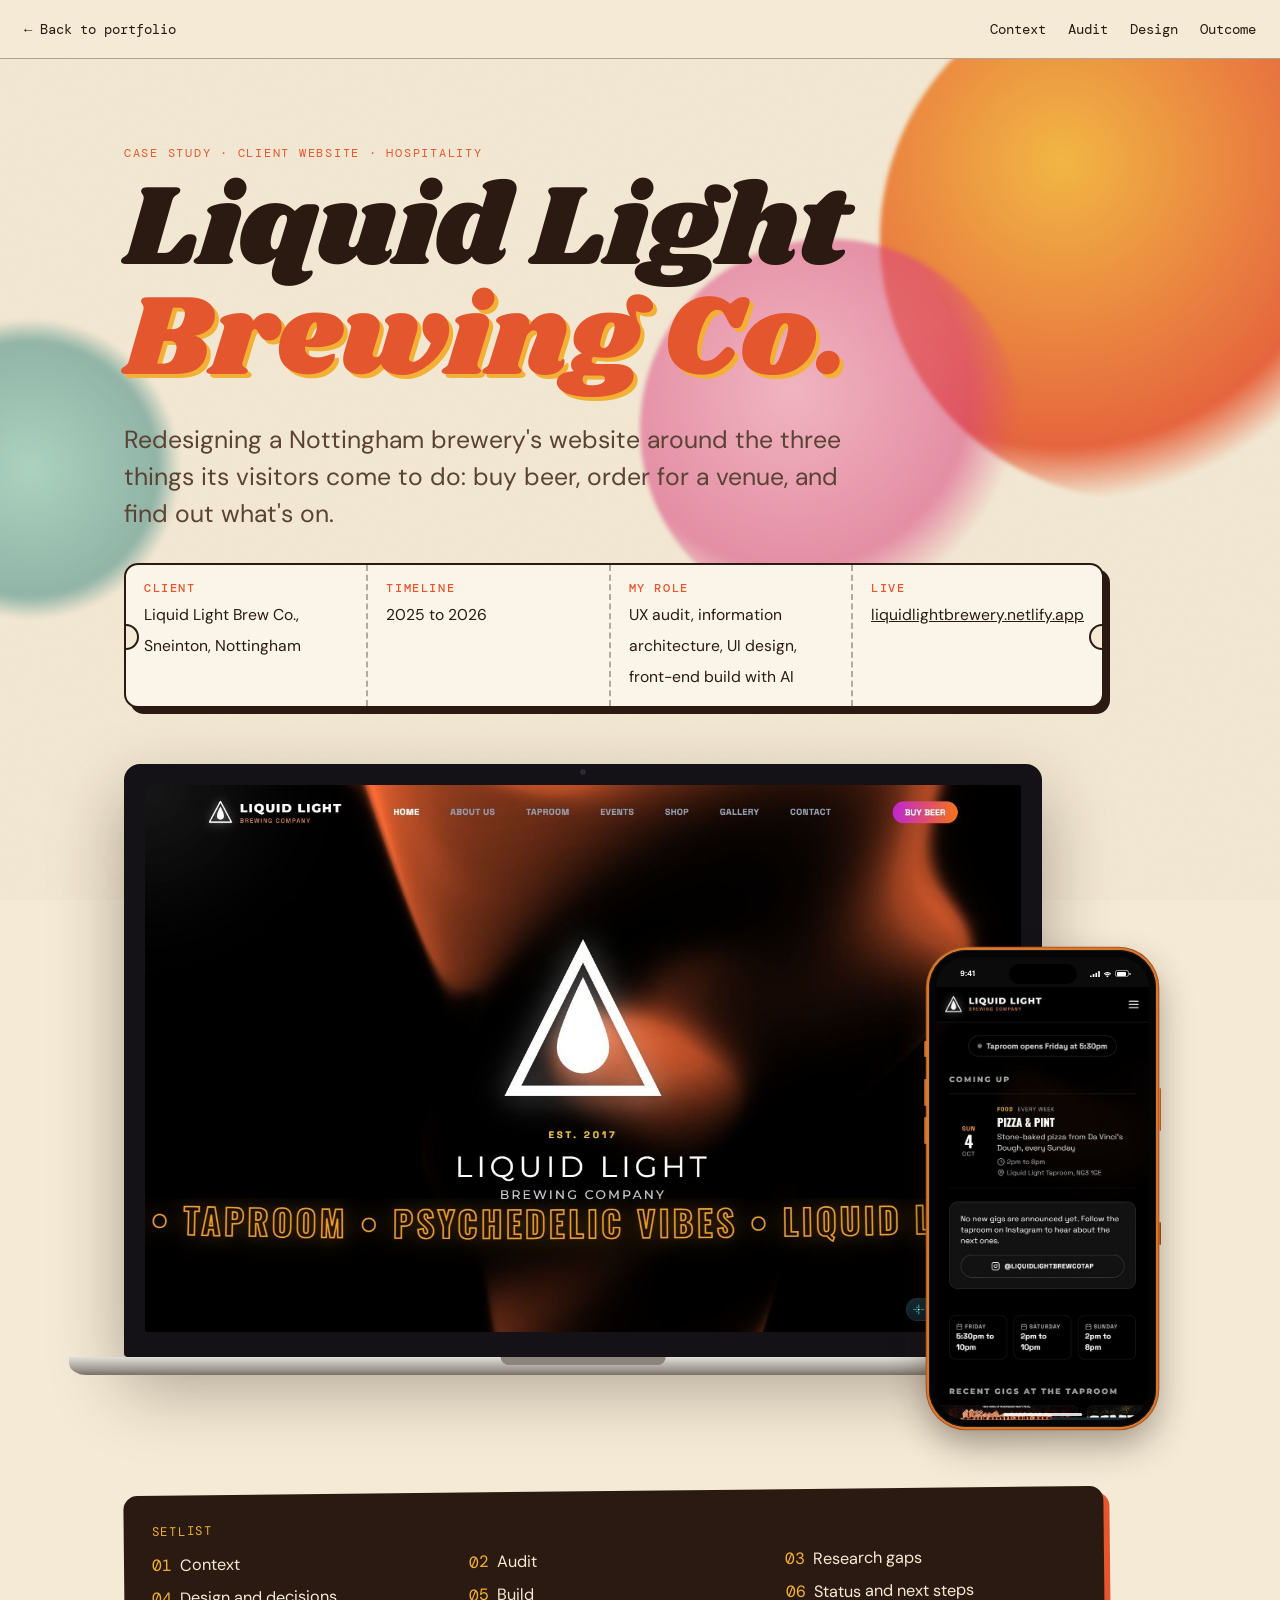
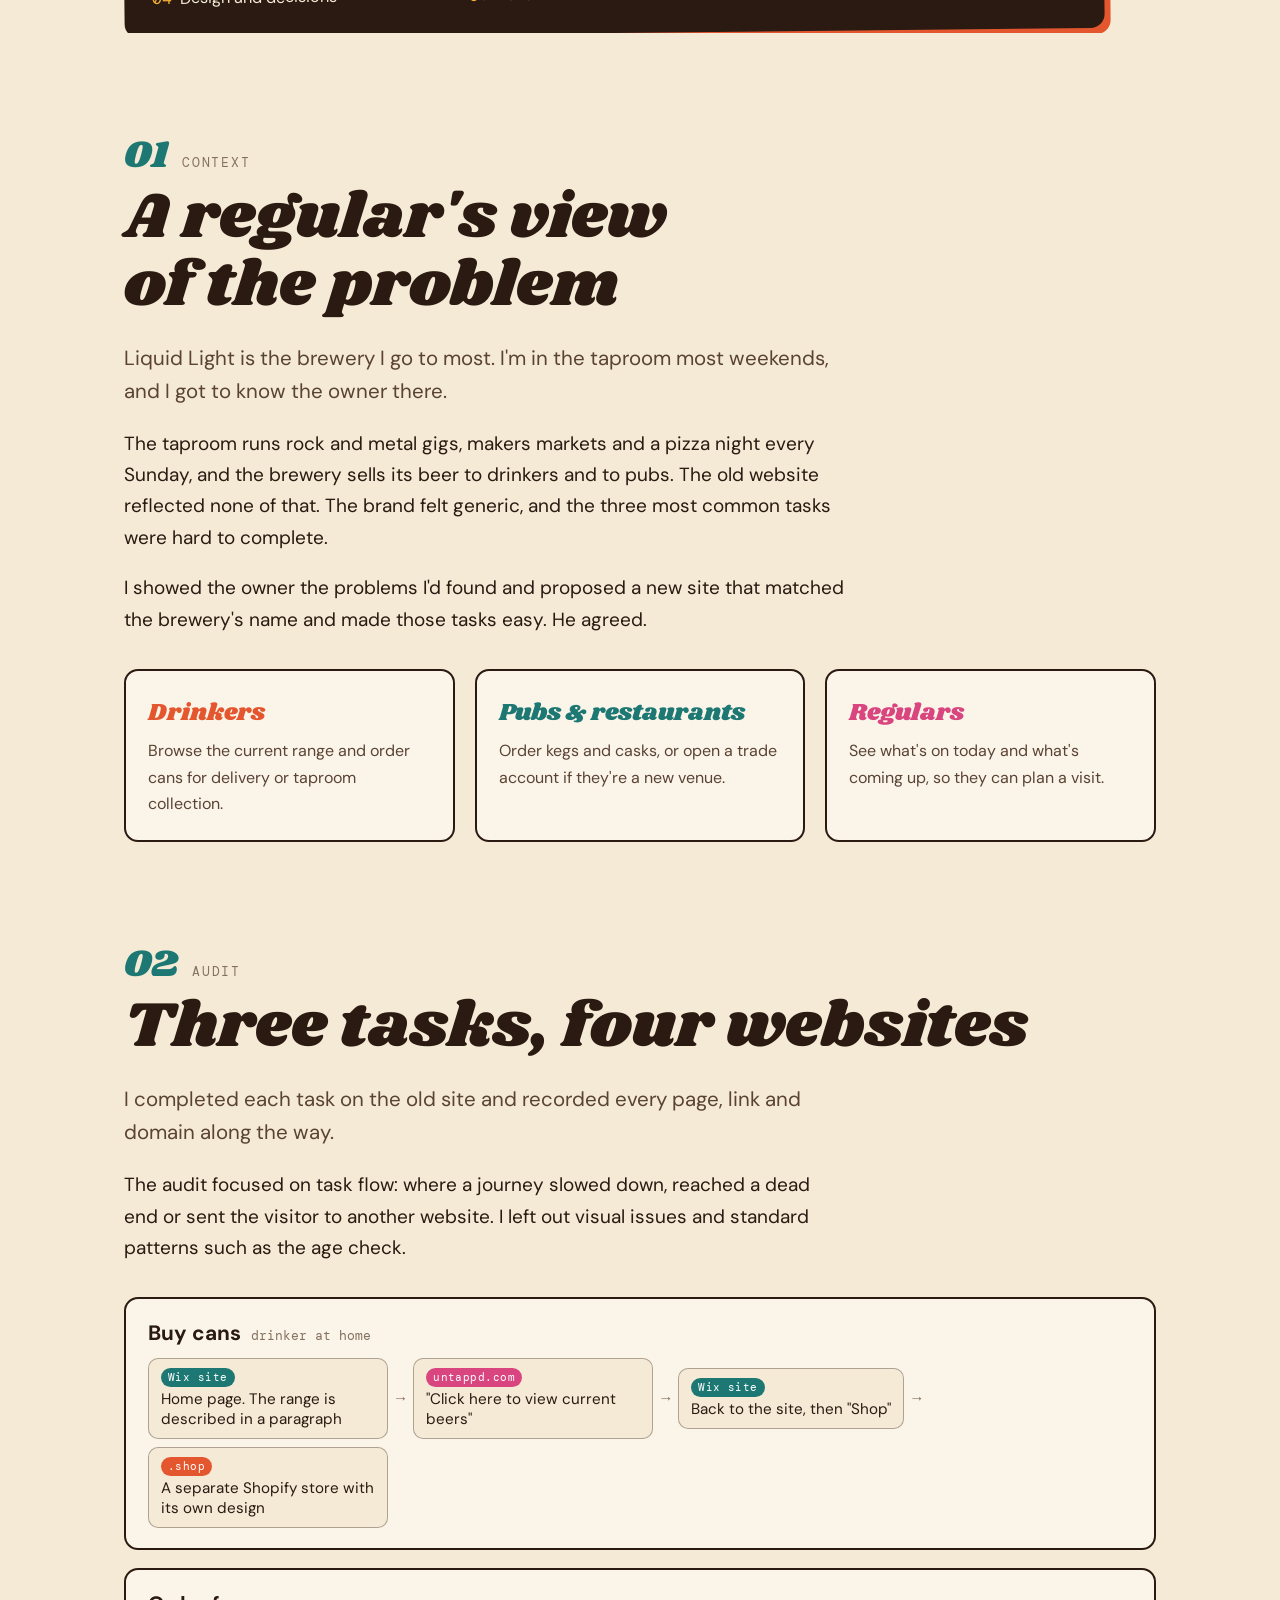
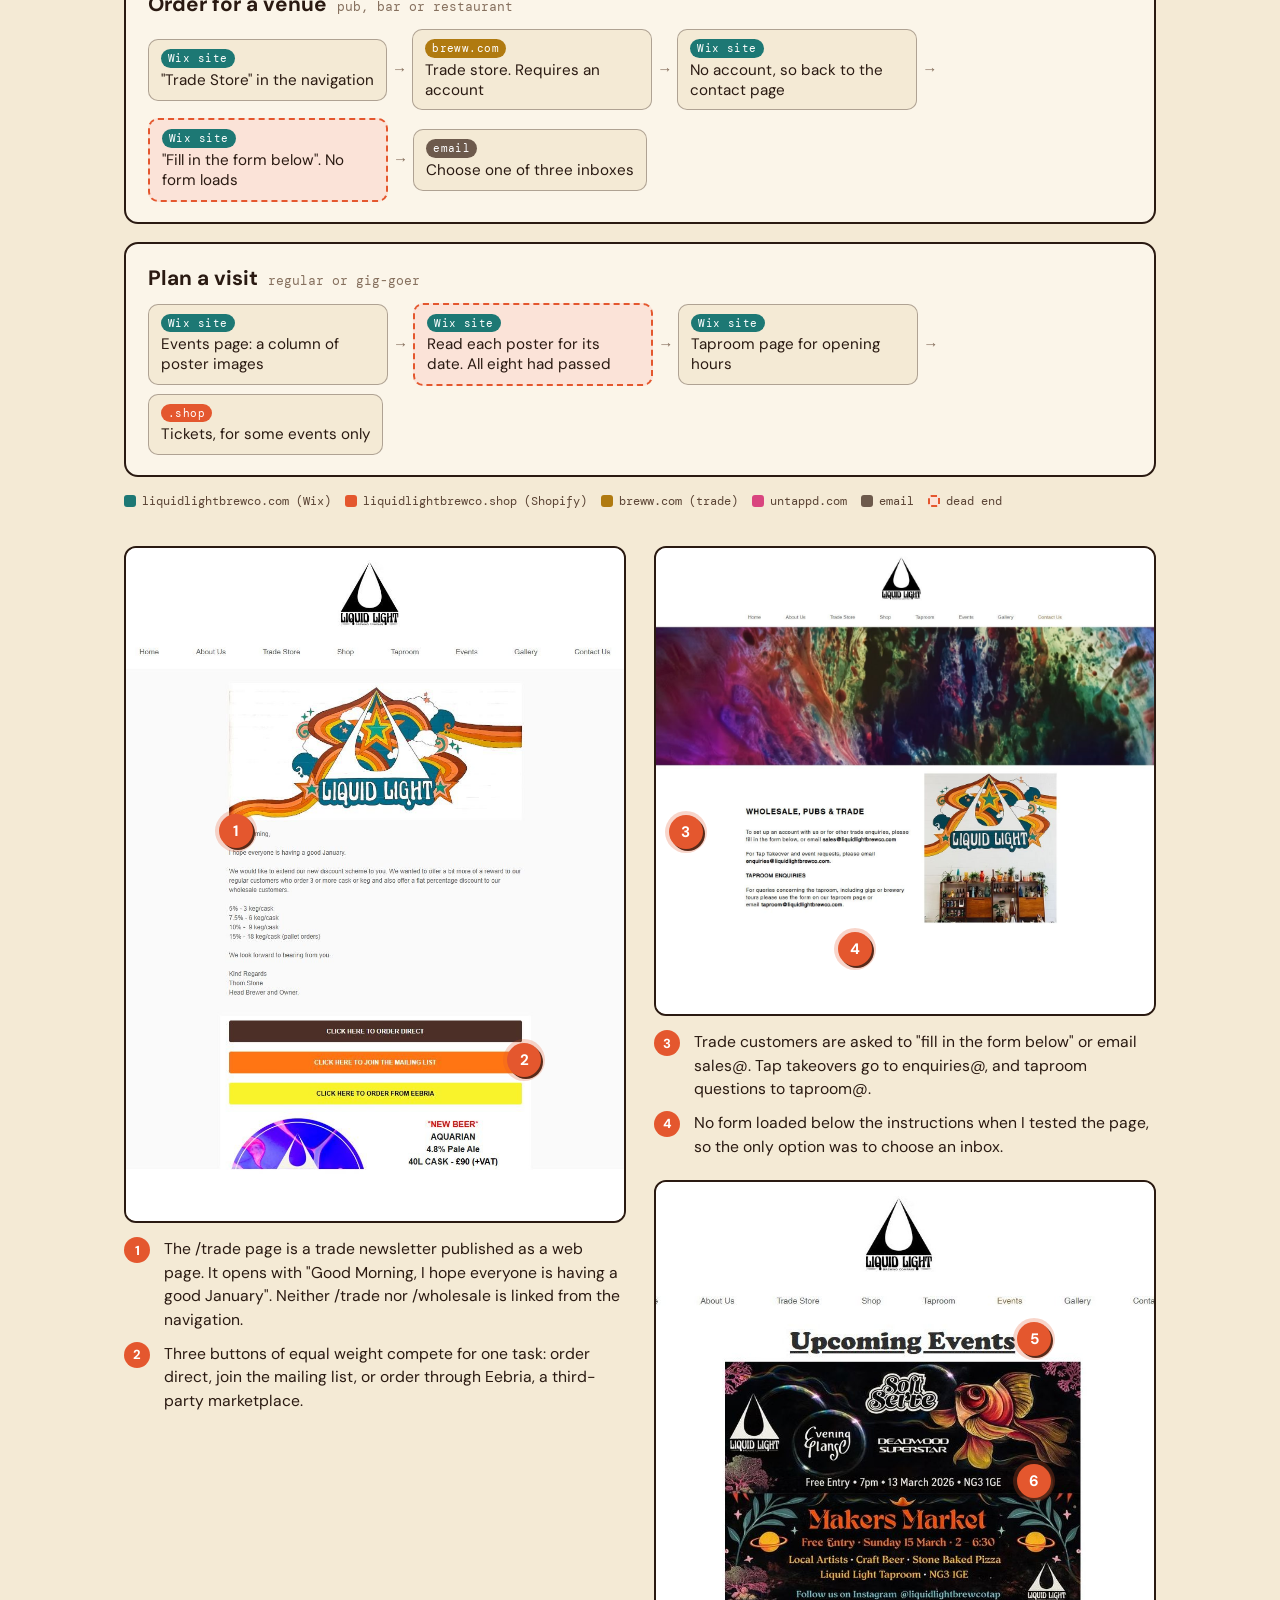
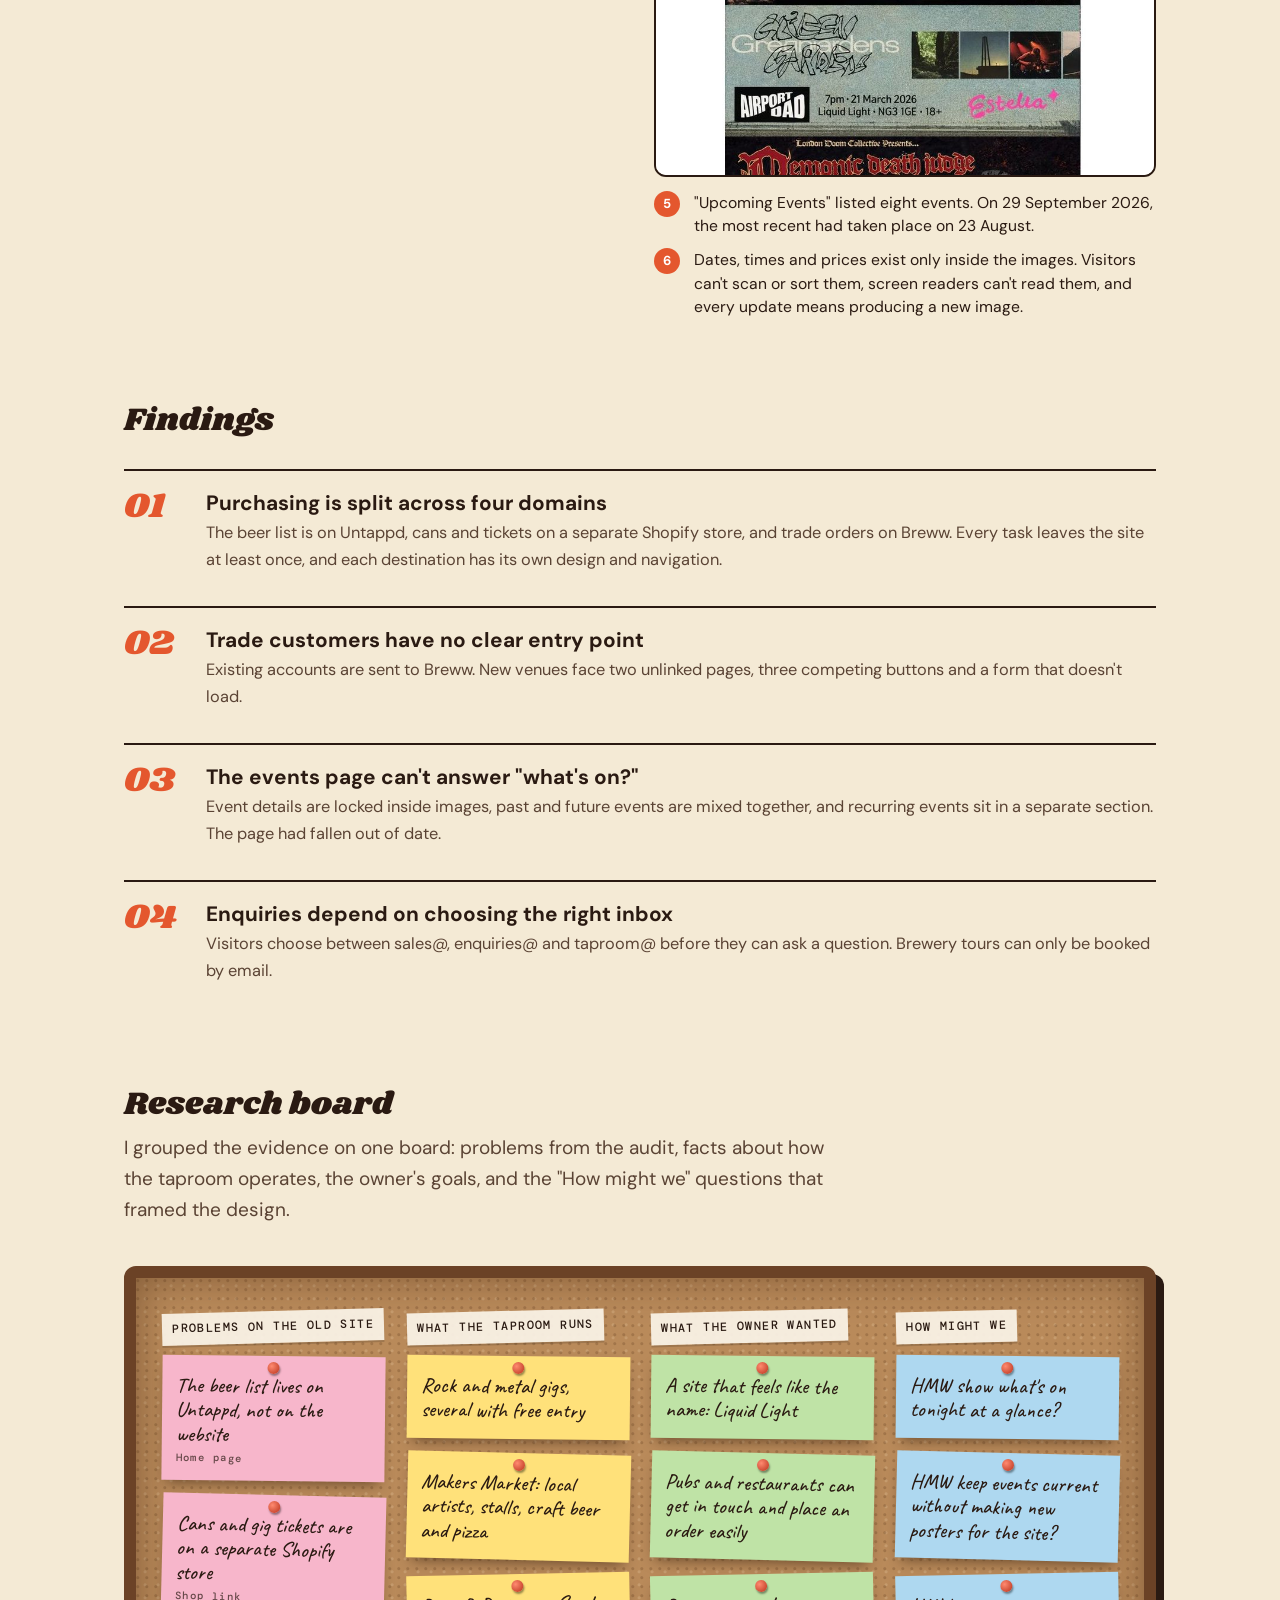
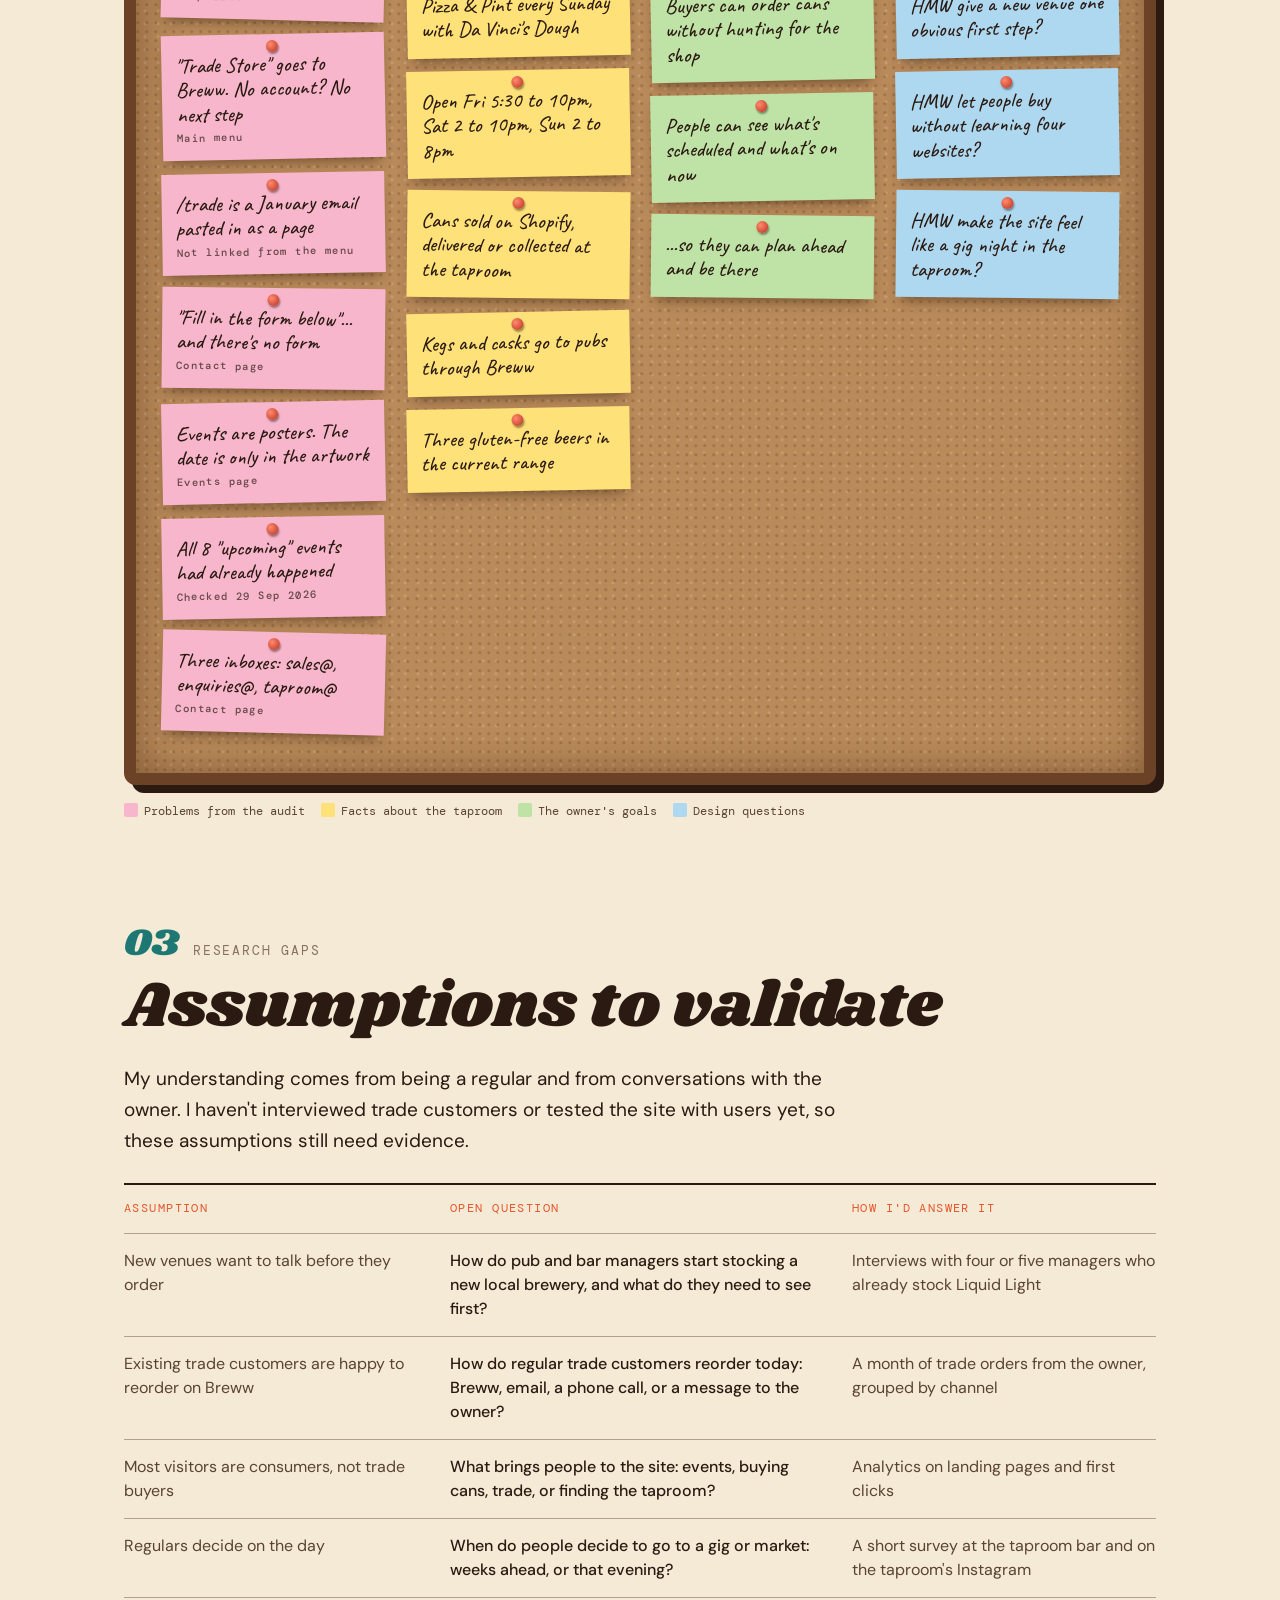
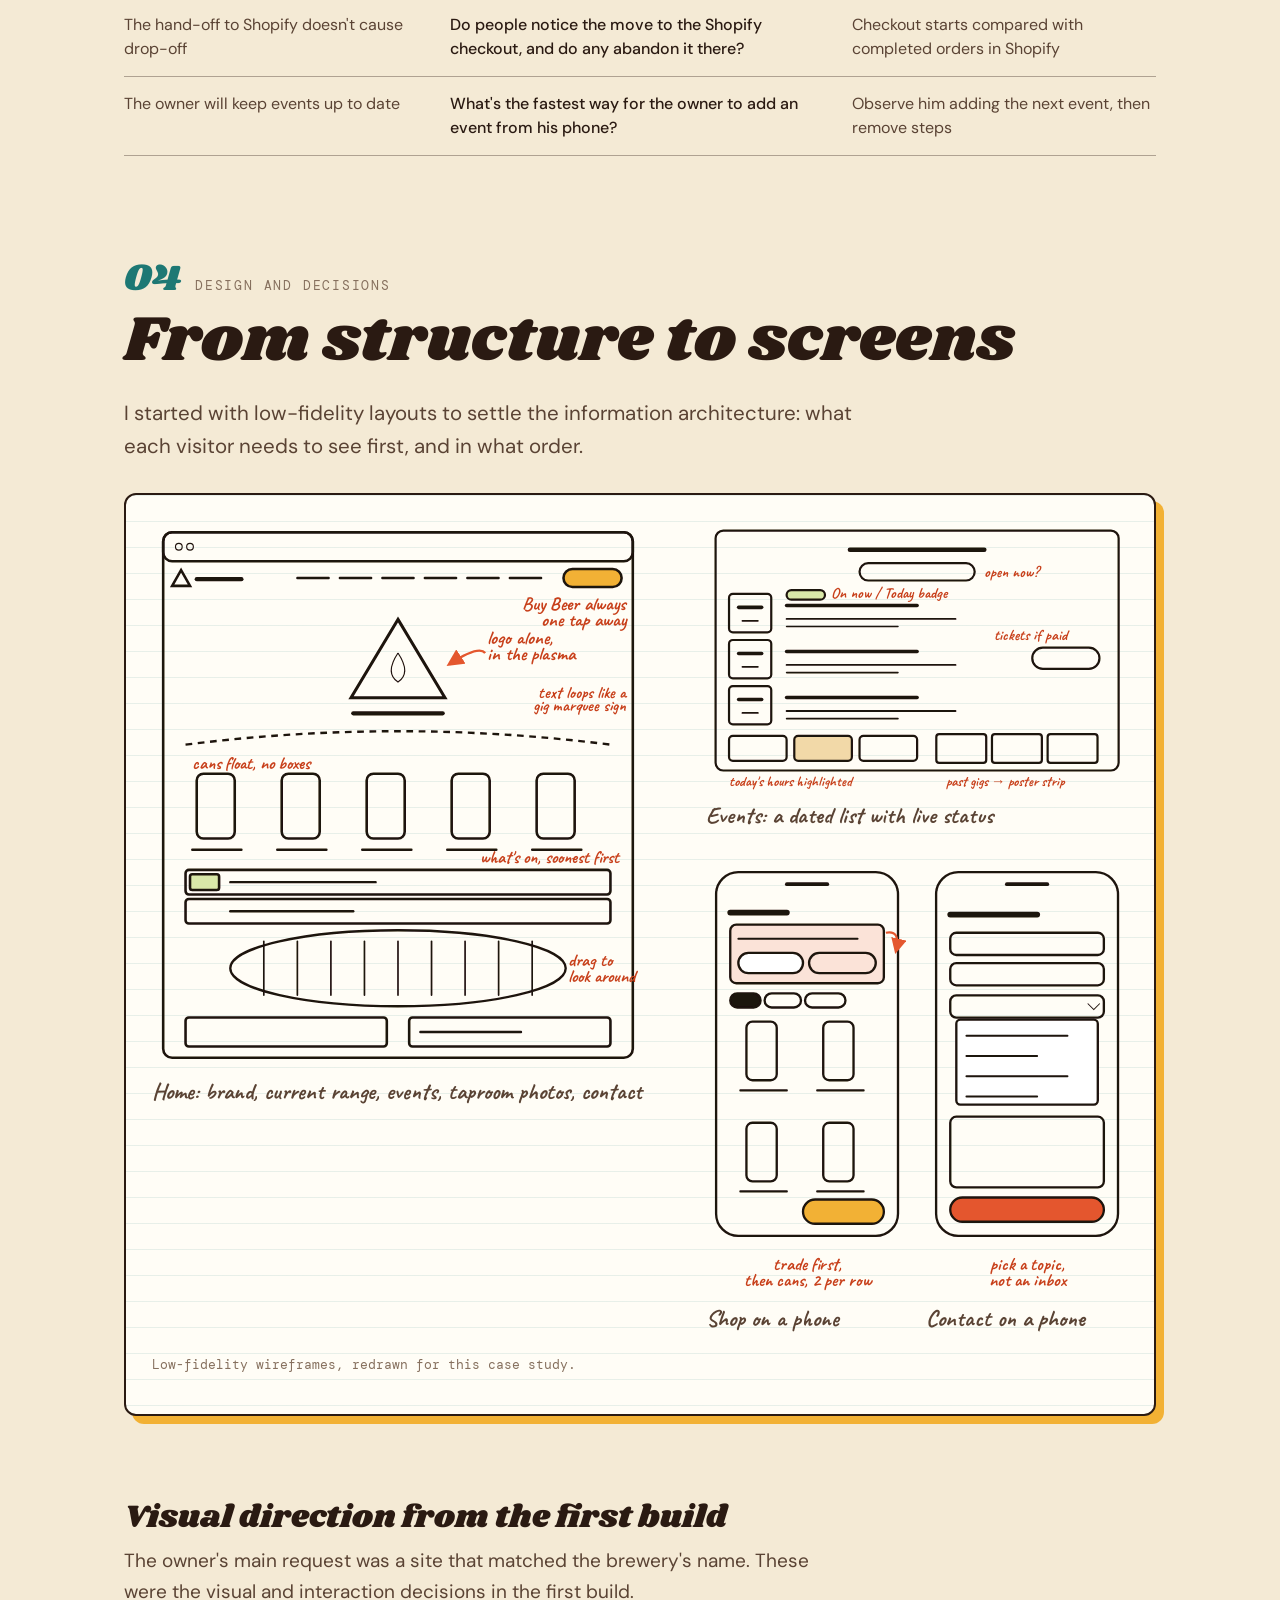
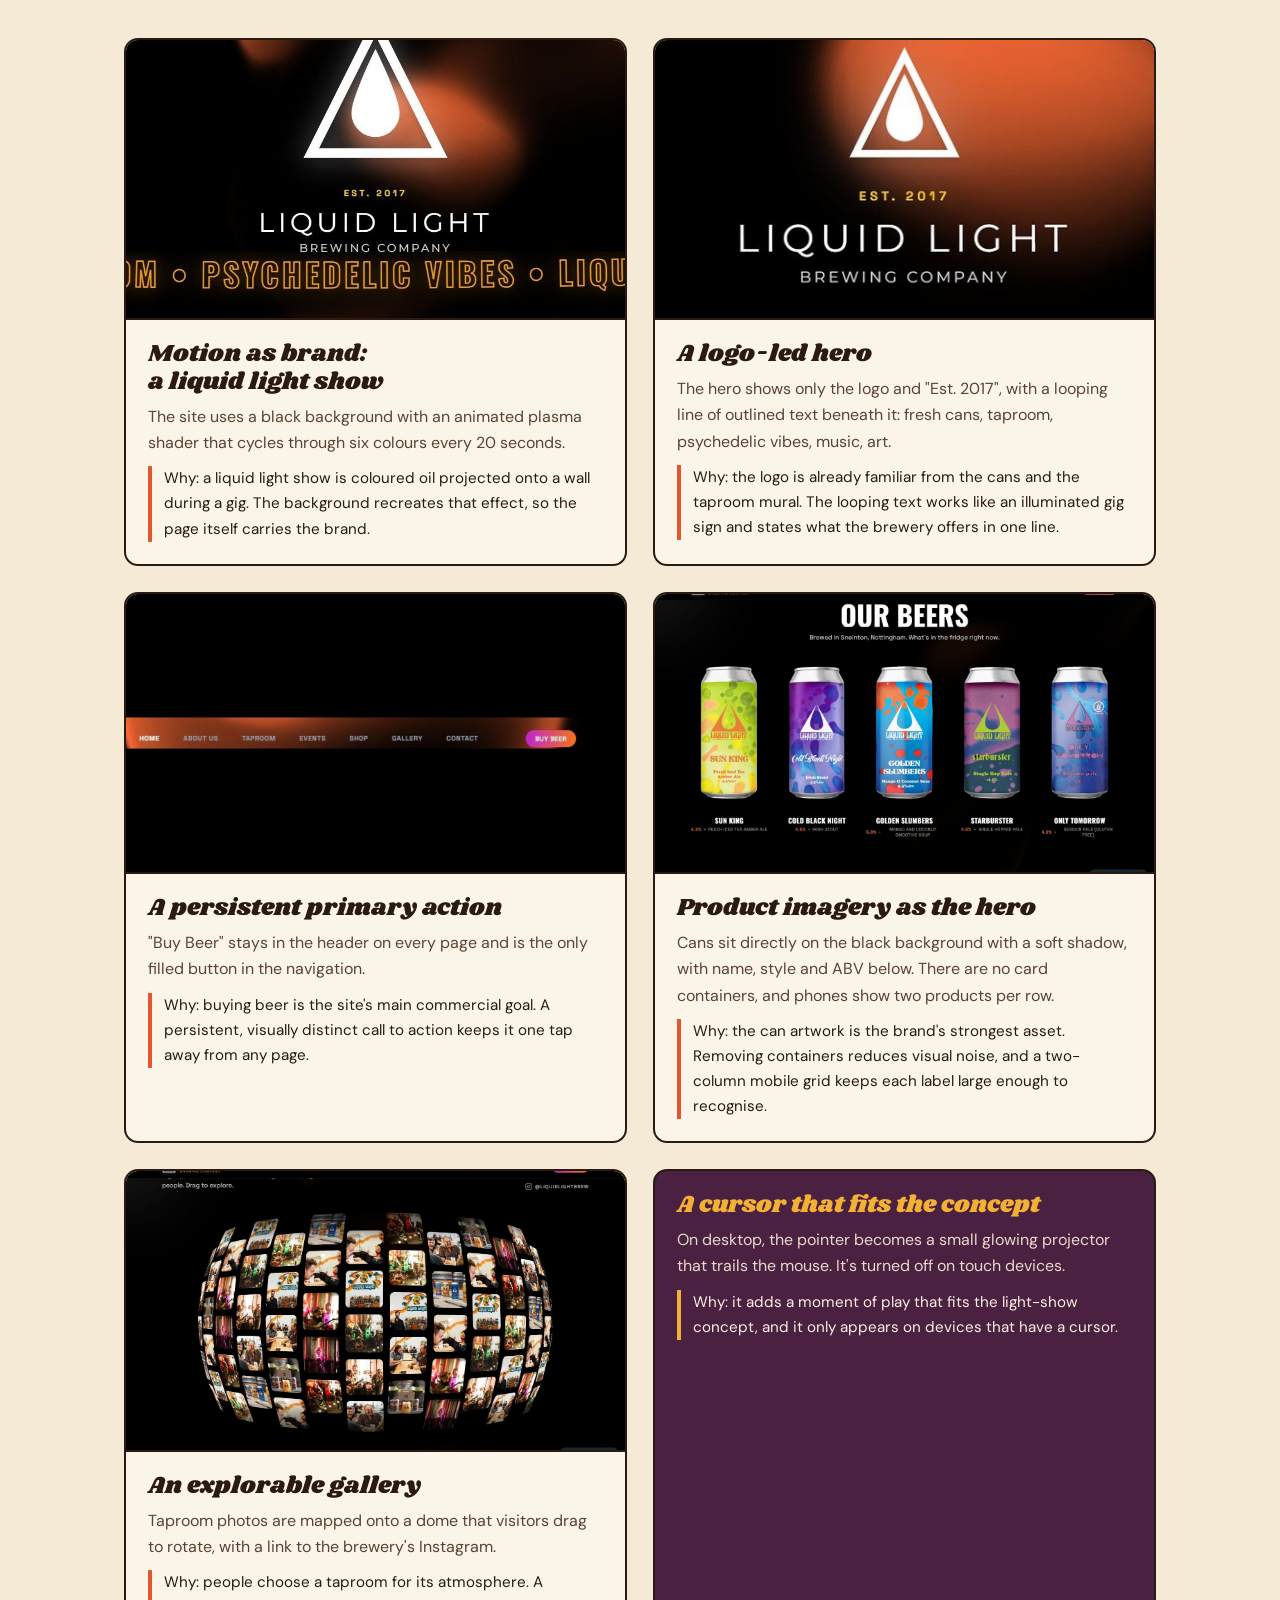
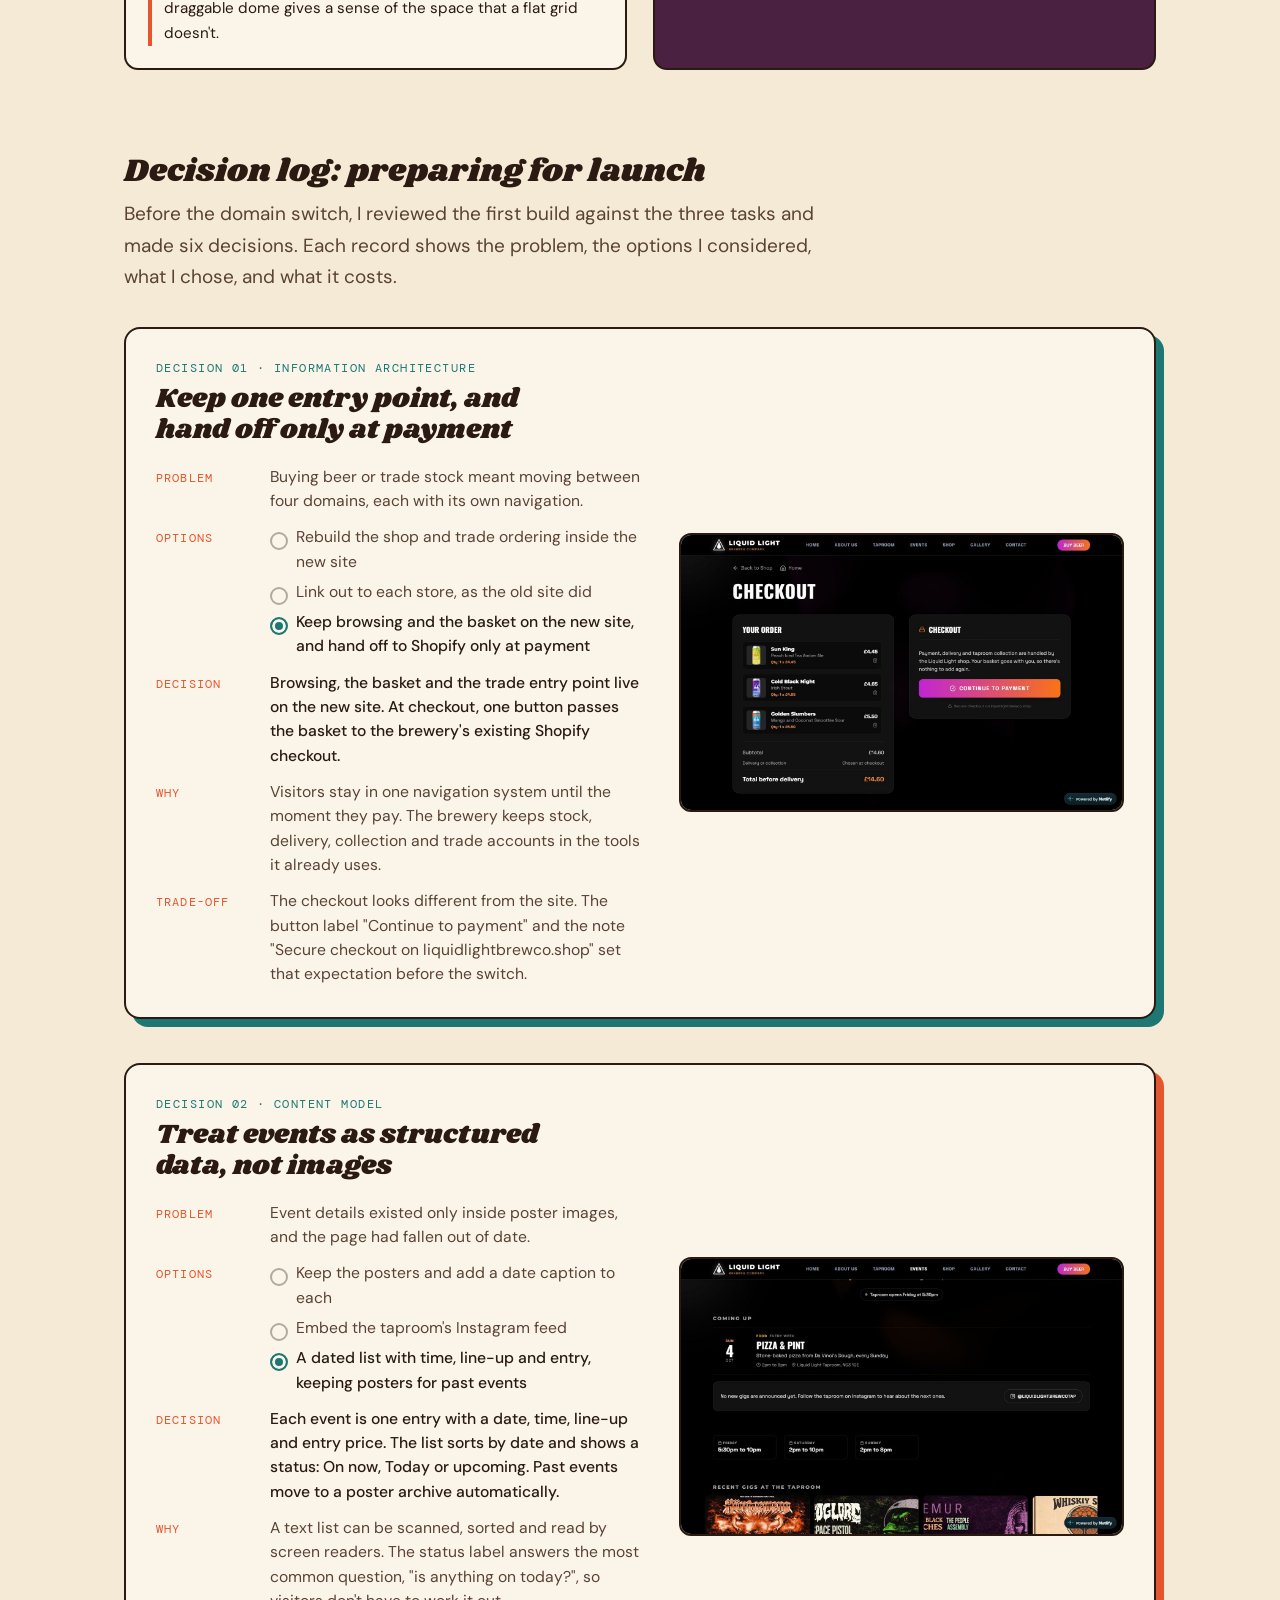
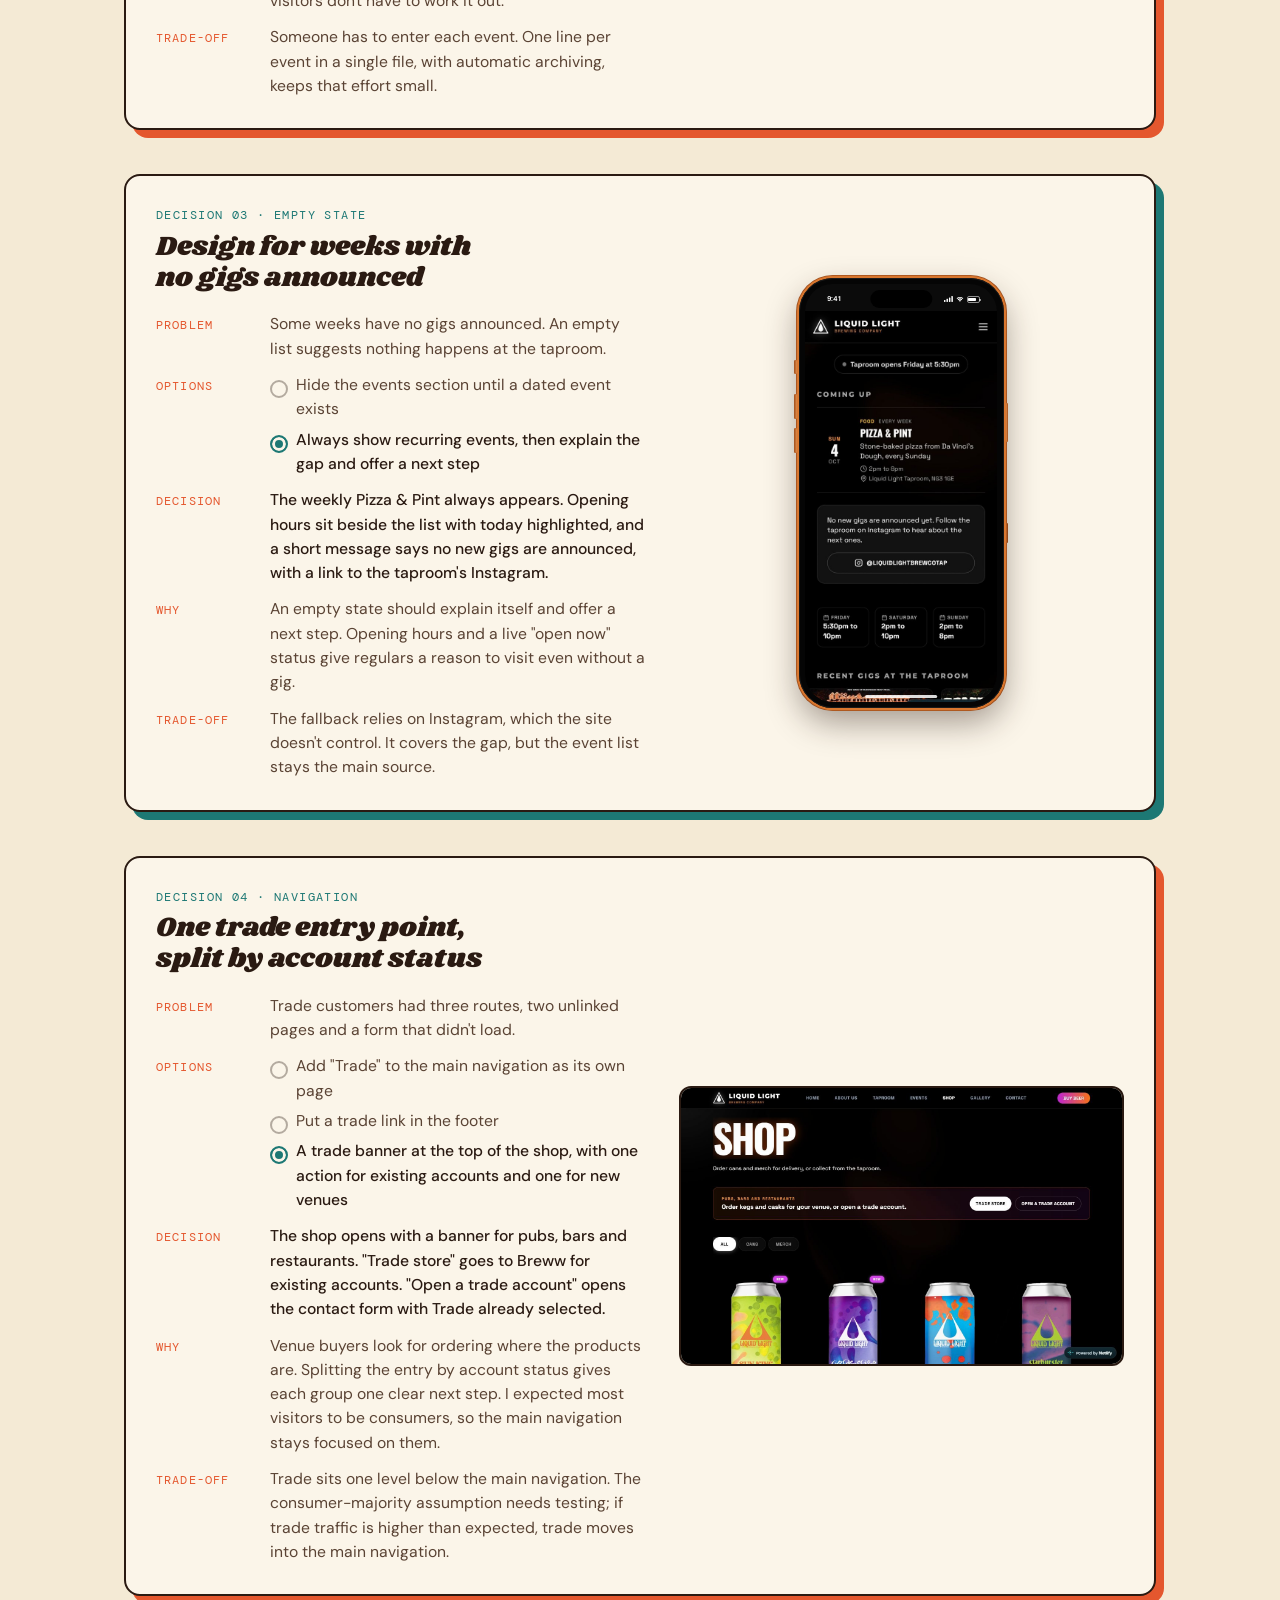
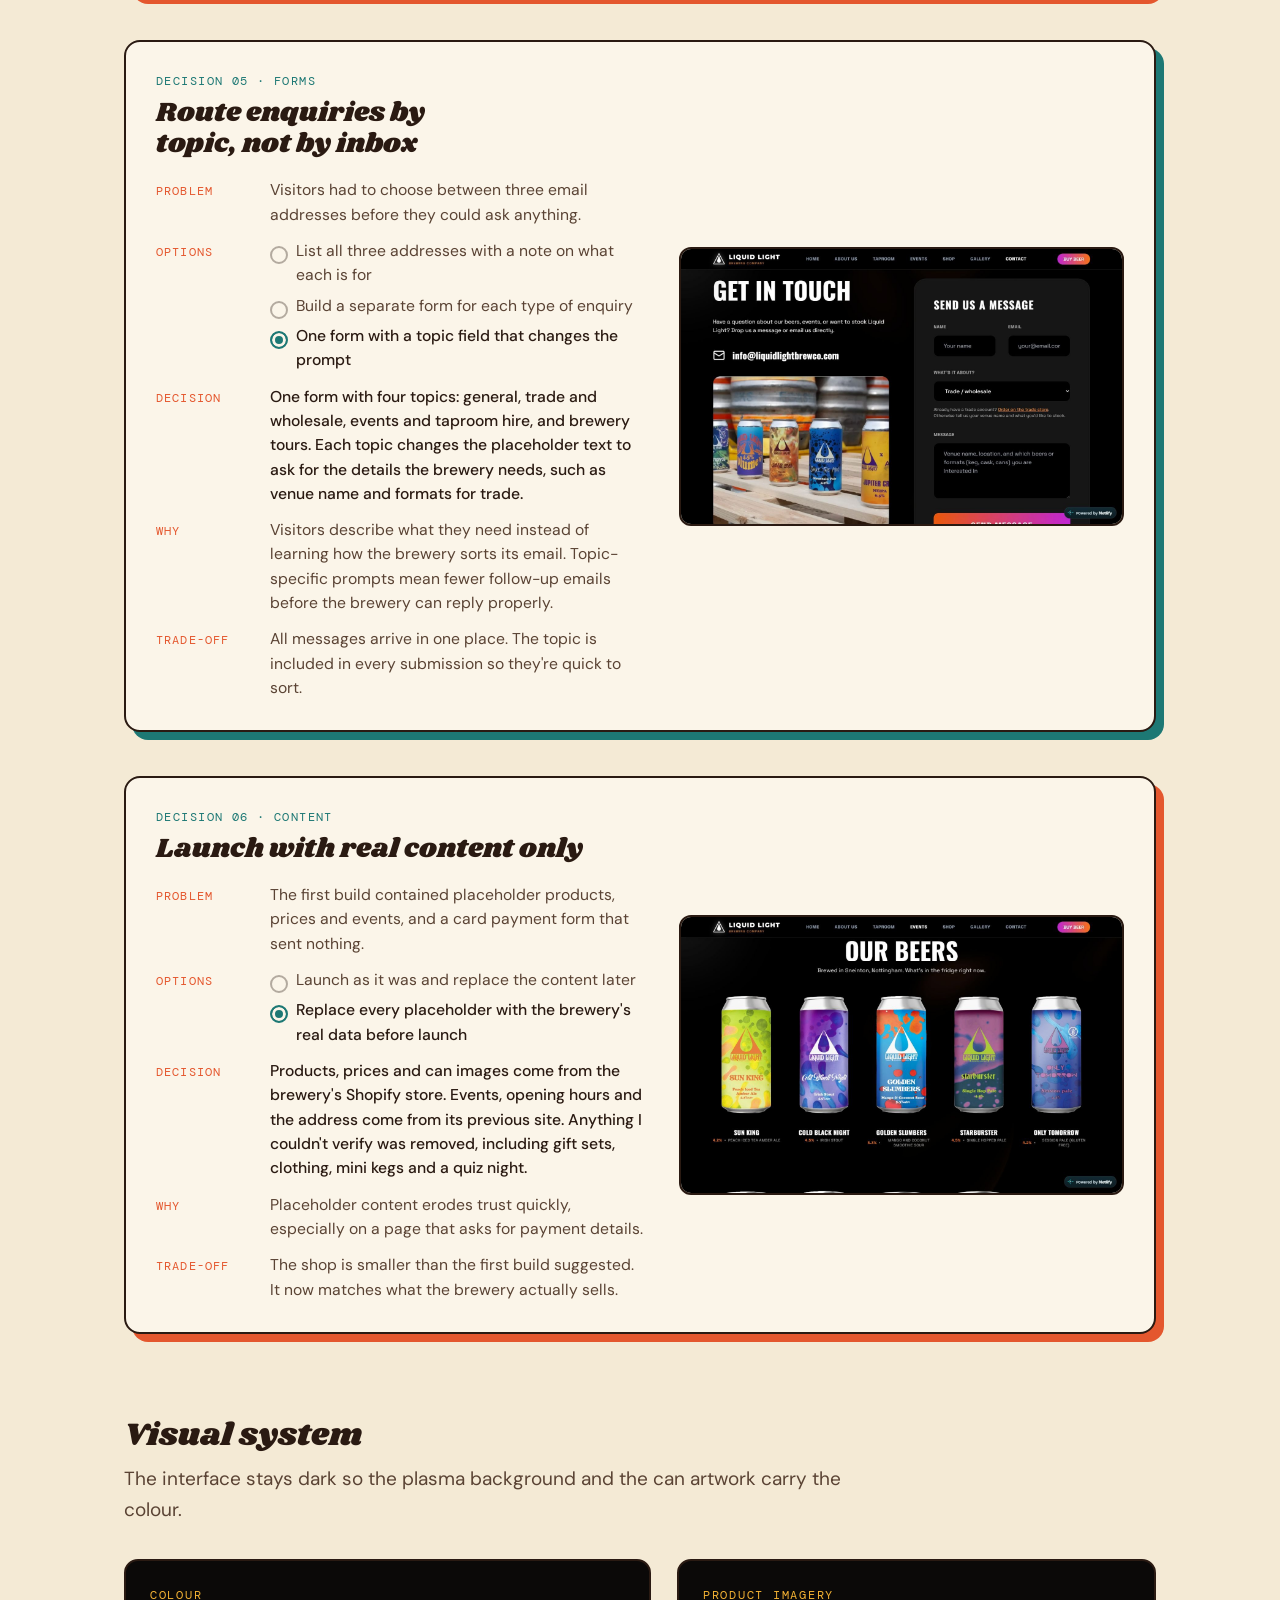
<file: case-studies/liquid-light.html>
<!doctype html>
<html lang="en">
<head>
<!-- Google Tag Manager -->
<script>(function(w,d,s,l,i){w[l]=w[l]||[];w[l].push({'gtm.start':
new Date().getTime(),event:'gtm.js'});var f=d.getElementsByTagName(s)[0],
j=d.createElement(s),dl=l!='dataLayer'?'&l='+l:'';j.async=true;j.src=
'https://www.googletagmanager.com/gtm.js?id='+i+dl;f.parentNode.insertBefore(j,f);
})(window,document,'script','dataLayer','GTM-P87XQ3SF');</script>
<!-- End Google Tag Manager -->
<meta charset="utf-8">
<meta name="viewport" content="width=device-width, initial-scale=1">
<title>Liquid Light Brewing Co. | Jai Anklesaria</title>
<meta name="description" content="Case study: redesigning a Nottingham brewery's website so pubs can order, drinkers can buy, and regulars can see what's on tonight.">
<link rel="preconnect" href="https://fonts.googleapis.com">
<link rel="preconnect" href="https://fonts.gstatic.com" crossorigin>
<link href="https://fonts.googleapis.com/css2?family=Shrikhand&family=DM+Sans:opsz,wght@9..40,400;9..40,500;9..40,700&family=DM+Mono:wght@400;500&family=Caveat:wght@500;700&display=swap" rel="stylesheet">
<style>
  /* A 70s gig poster, after the brewery's own mural: cream paper, rainbow stripes, groovy type. */
  :root{
    --paper:#F4EAD5; --paper-2:#EADCBF; --card:#FBF5E9; --ink:#2A1A12; --ink-2:#5A4334; --mute:#86705E;
    --orange:#E4572E; --mustard:#F2B134; --teal:#1D7874; --pink:#D9457F; --plum:#4B2142;
    --line:rgba(42,26,18,0.16); --line-strong:rgba(42,26,18,0.34);
    --display:"Shrikhand","Georgia",serif; --sans:"DM Sans",system-ui,sans-serif; --mono:"DM Mono",ui-monospace,monospace;
  }
  *{box-sizing:border-box}
  html{scroll-behavior:smooth}
  body{margin:0; background:var(--paper); color:var(--ink); font-family:var(--sans); font-size:19px; line-height:1.65; -webkit-font-smoothing:antialiased}
  body::before{content:''; position:fixed; inset:0; z-index:-1; pointer-events:none; opacity:0.5;
    background-image:url("data:image/svg+xml,%3Csvg xmlns='http://www.w3.org/2000/svg' width='200' height='200'%3E%3Cfilter id='n'%3E%3CfeTurbulence type='fractalNoise' baseFrequency='0.85' numOctaves='2' stitchTiles='stitch'/%3E%3CfeColorMatrix values='0 0 0 0 0.35 0 0 0 0 0.22 0 0 0 0 0.12 0 0 0 0.10 0'/%3E%3C/filter%3E%3Crect width='100%25' height='100%25' filter='url(%23n)'/%3E%3C/svg%3E")}
  img{max-width:100%; height:auto; display:block}
  a{color:inherit}
  .wrap{max-width:1080px; margin:0 auto; padding:0 24px}
  .wide{max-width:1280px; margin:0 auto; padding:0 24px}
  .prose{max-width:720px}
  p{margin:0 0 1em}
  h1,h2,h3{text-wrap:balance; margin:0}
  h2{font-family:var(--display); font-weight:400; font-size:clamp(2.3rem,5.4vw,4rem); line-height:1.05; margin:10px 0 22px; color:var(--ink)}
  h3{font-family:var(--sans); font-weight:700; font-size:1.3rem; line-height:1.3; margin:0 0 8px}
  .label{font-family:var(--mono); font-size:0.78rem; letter-spacing:0.14em; text-transform:uppercase; color:var(--orange)}
  .lede{font-size:1.28rem; line-height:1.6; color:var(--ink-2); max-width:760px}
  :focus-visible{outline:3px solid var(--teal); outline-offset:3px}

  /* rainbow stripes, straight off the taproom wall */
  .stripes{height:34px; background:linear-gradient(var(--orange) 0 25%, var(--mustard) 25% 50%, var(--paper) 50% 62%, var(--teal) 62% 100%)}
  .stripes.thin{height:14px}

  /* top bar */
  .topbar{position:sticky; top:env(safe-area-inset-top,0px); z-index:30; background:rgba(244,234,213,0.94); backdrop-filter:blur(8px); border-bottom:1px solid var(--line-strong)}
  .topbar .wide{display:flex; justify-content:space-between; align-items:center; gap:16px; height:58px}
  .topbar a{font-family:var(--mono); font-size:0.86rem; text-decoration:none}
  .topbar nav{display:flex; gap:22px}
  .topbar nav a:hover,.topbar > .wide > a:hover{color:var(--orange)}
  @media (max-width:760px){.topbar nav{display:none}}

  /* hero */
  .hero{position:relative; overflow:hidden; padding:84px 0 0}
  .blob{position:absolute; border-radius:50%; filter:blur(2px); opacity:0.9; animation:morph 18s ease-in-out infinite alternate; z-index:-1}
  .blob.a{width:520px; height:520px; right:-120px; top:-80px; background:radial-gradient(circle at 35% 35%, var(--mustard), var(--orange) 60%, transparent 71%)}
  .blob.b{width:380px; height:380px; right:260px; top:180px; background:radial-gradient(circle at 40% 40%, #F08BB3, var(--pink) 55%, transparent 71%); animation-duration:22s; opacity:0.55}
  .blob.c{width:300px; height:300px; left:-120px; top:260px; background:radial-gradient(circle at 50% 50%, #57B8A8, var(--teal) 60%, transparent 71%); animation-duration:26s; opacity:0.45}
  @keyframes morph{0%{border-radius:50% 45% 55% 50%/50% 55% 45% 50%; transform:translate(0,0) rotate(0)} 100%{border-radius:38% 62% 45% 55%/58% 40% 60% 42%; transform:translate(-30px,24px) rotate(25deg)}}
  @media (prefers-reduced-motion:reduce){.blob{animation:none}}
  .hero h1{font-family:var(--display); font-weight:400; font-size:clamp(3rem,9vw,7.2rem); line-height:0.95; letter-spacing:-0.01em; color:var(--ink)}
  .hero h1 span{display:block; color:var(--orange); text-shadow:4px 4px 0 var(--mustard)}
  .hero .sub{font-size:clamp(1.2rem,2.2vw,1.55rem); line-height:1.5; max-width:760px; margin:26px 0 30px; color:var(--ink-2)}

  /* ticket stub for the project facts */
  .ticket{display:grid; grid-template-columns:repeat(4,1fr); max-width:980px; background:var(--card); border:2px solid var(--ink); border-radius:14px; position:relative; box-shadow:6px 6px 0 var(--ink)}
  .ticket > div{padding:14px 18px; border-right:2px dashed var(--line-strong)}
  .ticket > div:last-child{border-right:0}
  .ticket b{display:block; font-family:var(--mono); font-size:0.72rem; letter-spacing:0.14em; text-transform:uppercase; color:var(--orange); font-weight:500}
  .ticket span{font-size:0.98rem; line-height:1.4}
  .ticket::before,.ticket::after{content:''; position:absolute; top:50%; width:22px; height:22px; margin-top:-11px; border-radius:50%; background:var(--paper); border:2px solid var(--ink)}
  .ticket::before{left:-13px; clip-path:inset(0 0 0 50%)} .ticket::after{right:-13px; clip-path:inset(0 50% 0 0)}
  @media (max-width:860px){.ticket{grid-template-columns:1fr 1fr} .ticket > div:nth-child(2){border-right:0} .ticket > div:nth-child(-n+2){border-bottom:2px dashed var(--line-strong)}}
  @media (max-width:460px){.ticket{grid-template-columns:1fr} .ticket > div{border-right:0; border-bottom:2px dashed var(--line-strong)} .ticket > div:last-child{border-bottom:0} .ticket::before,.ticket::after{display:none}}

  /* devices */
  .stage{position:relative; padding:0 11% 5% 0; margin-top:56px}
  .laptop .lid{position:relative; background:#141217; border-radius:16px 16px 4px 4px; padding:2.3% 2.3% 2.7%; box-shadow:0 30px 70px rgba(42,26,18,0.35)}
  .laptop .lid::before{content:''; position:absolute; top:1%; left:50%; width:6px; height:6px; margin-left:-3px; border-radius:50%; background:#2c2733}
  .laptop .lid img{border-radius:3px; width:100%}
  .laptop .base{position:relative; height:clamp(10px,1.4vw,18px); margin:0 -6%; background:linear-gradient(#e2dfd9,#9d978f 70%,#77716a); border-radius:0 0 18px 18px / 0 0 12px 12px}
  .laptop .base::after{content:''; position:absolute; top:0; left:50%; width:16%; height:45%; transform:translateX(-50%); background:#8a847c; border-radius:0 0 8px 8px}
  /* iPhone 17 Pro, cosmic orange: 402 x 874 pt screen, thin even bezels, Dynamic Island, Camera Control */
  .iphone{container-type:inline-size}
  .stage .iphone{position:absolute; right:0; bottom:0; width:22%}
  .iphone .frame{position:relative; padding:3.1cqw; border-radius:16.6cqw; background:#050505;
    box-shadow:0 0 0 1.05cqw #D9772F, 0 0 0 1.45cqw #9E4E1C, inset 0 0 0 0.45cqw #1a1a1a, 0 7cqw 16cqw rgba(42,26,18,0.42)}
  .iphone .frame::after{content:''; position:absolute; right:-2.35cqw; top:57%; width:1.25cqw; height:10cqw; border-radius:0.6cqw; background:linear-gradient(270deg,#7a3a14,#C9692A)}
  .iphone .pbtn{position:absolute; width:1.25cqw; background:linear-gradient(90deg,#9E4E1C,#E08A48); border-radius:0.6cqw}
  .iphone .act{left:-2.35cqw; top:19%; height:7cqw} .iphone .vu{left:-2.35cqw; top:27%; height:12cqw} .iphone .vd{left:-2.35cqw; top:35%; height:12cqw}
  .iphone .pw{right:-2.35cqw; top:29%; height:19cqw; background:linear-gradient(270deg,#9E4E1C,#E08A48)}
  .iphone .scr{position:relative; overflow:hidden; aspect-ratio:402/874; border-radius:13.6cqw; background:#0b0b0b; display:flex; flex-direction:column}
  .iphone .sb{position:relative; flex:none; height:13.2cqw; display:flex; align-items:center; justify-content:space-between; padding:1.6cqw 8cqw 0 10.5cqw; color:#fff; font:600 3.4cqw/1 var(--sans)}
  .iphone .island{position:absolute; left:50%; top:2.9cqw; width:30cqw; height:8.8cqw; transform:translateX(-50%); background:#000; border-radius:5cqw}
  .iphone .ic{display:flex; align-items:center; gap:1.4cqw} .iphone .ic svg{height:2.9cqw; width:auto; fill:#fff}
  .iphone .bat{position:relative; display:block; width:6.4cqw; height:3cqw; border:0.35cqw solid rgba(255,255,255,0.55); border-radius:1cqw; margin-right:0.6cqw}
  .iphone .bat::after{content:''; position:absolute; right:-0.9cqw; top:0.75cqw; width:0.5cqw; height:1cqw; background:rgba(255,255,255,0.55)}
  .iphone .bat i{position:absolute; inset:0.3cqw; right:1.3cqw; background:#fff; border-radius:0.4cqw}
  .iphone .scr img{flex:1; min-height:0; width:100%; object-fit:cover; object-position:top}
  .iphone .home{position:absolute; left:50%; bottom:1.9cqw; width:35cqw; height:1.3cqw; transform:translateX(-50%); background:rgba(255,255,255,0.85); border-radius:1cqw}

  /* setlist sections */
  section{padding:104px 0 0}
  .track{display:flex; align-items:baseline; gap:14px; font-family:var(--mono); font-size:0.8rem; letter-spacing:0.14em; text-transform:uppercase; color:var(--mute)}
  .track b{font-family:var(--display); font-weight:400; font-size:2.4rem; letter-spacing:0; color:var(--teal); line-height:1}
  .setlist{margin:64px 0 0; padding:26px 28px; background:var(--ink); color:var(--paper); border-radius:14px; max-width:980px; transform:rotate(-0.6deg); box-shadow:6px 6px 0 var(--orange)}
  .setlist p{font-family:var(--mono); font-size:0.78rem; letter-spacing:0.14em; text-transform:uppercase; color:var(--mustard); margin:0 0 10px}
  .setlist ol{list-style:none; margin:0; padding:0; display:grid; grid-template-columns:repeat(3,1fr); gap:6px 26px}
  .setlist li{font-size:1.02rem} .setlist li a{text-decoration:none} .setlist li a:hover{color:var(--mustard)}
  .setlist li span{font-family:var(--mono); color:var(--mustard); margin-right:8px}
  @media (max-width:760px){.setlist ol{grid-template-columns:1fr}}

  /* audiences */
  .crowd{display:grid; grid-template-columns:repeat(3,1fr); gap:20px; margin-top:34px}
  .crowd div{background:var(--card); border:2px solid var(--ink); border-radius:14px; padding:22px}
  .crowd i{display:block; font-style:normal; font-family:var(--display); font-size:1.5rem; margin-bottom:6px}
  .crowd div:nth-child(1) i{color:var(--orange)} .crowd div:nth-child(2) i{color:var(--teal)} .crowd div:nth-child(3) i{color:var(--pink)}
  .crowd p{margin:0; font-size:1rem; color:var(--ink-2)}
  @media (max-width:860px){.crowd{grid-template-columns:1fr}}

  /* journey map */
  .journeys{margin-top:34px; display:grid; gap:18px}
  .journey{background:var(--card); border:2px solid var(--ink); border-radius:14px; padding:20px 22px}
  .journey h3{display:flex; flex-wrap:wrap; gap:10px; align-items:baseline}
  .journey h3 small{font-family:var(--mono); font-weight:400; font-size:0.8rem; color:var(--mute)}
  .steps{display:flex; flex-wrap:wrap; align-items:center; gap:8px; margin-top:12px; font-size:0.95rem}
  .step{display:inline-flex; flex-direction:column; gap:3px; padding:9px 12px; border-radius:10px; background:var(--paper); border:1px solid var(--line-strong); max-width:240px; line-height:1.3}
  .step em{font-style:normal; font-family:var(--mono); font-size:0.7rem; letter-spacing:0.04em; padding:2px 7px; border-radius:99px; align-self:flex-start; color:#fff}
  .step.dead{border:2px dashed var(--orange); background:#FBE3D8}
  .arrow{color:var(--mute); font-family:var(--mono)}
  .d-site{background:var(--teal)} .d-shop{background:var(--orange)} .d-breww{background:#B07A10} .d-untappd{background:var(--pink)} .d-mail{background:#6d5a4c}
  .legend{display:flex; flex-wrap:wrap; gap:14px; margin-top:14px; font-family:var(--mono); font-size:0.78rem; color:var(--ink-2)}
  .legend span{display:inline-flex; align-items:center; gap:6px} .legend i{width:12px; height:12px; border-radius:3px; display:inline-block}

  /* annotated screenshots */
  .shots{display:grid; grid-template-columns:1fr 1fr; gap:28px; margin-top:34px; align-items:start}
  .shot{margin:0}
  .shot .frame2{position:relative; border:2px solid var(--ink); border-radius:12px; overflow:hidden; background:#fff}
  .shot .frame2.tall{max-height:640px}
  .pin{position:absolute; width:34px; height:34px; margin:-17px 0 0 -17px; border-radius:50%; background:var(--orange); color:#fff; font:700 0.95rem/34px var(--sans); text-align:center; box-shadow:0 0 0 4px rgba(228,87,46,0.25), 2px 2px 0 var(--ink)}
  .shot figcaption{margin-top:12px; font-size:0.98rem; color:var(--ink-2)}
  .notes{list-style:none; margin:14px 0 0; padding:0; display:grid; gap:10px}
  .notes li{display:grid; grid-template-columns:30px 1fr; gap:10px; font-size:0.98rem; line-height:1.5}
  .notes li b{width:26px; height:26px; border-radius:50%; background:var(--orange); color:#fff; font-size:0.82rem; display:grid; place-items:center}
  @media (max-width:860px){.shots{grid-template-columns:1fr}}

  /* findings */
  .findings{counter-reset:f; list-style:none; padding:0; margin:30px 0 0; display:grid; gap:14px}
  .findings li{counter-increment:f; display:grid; grid-template-columns:64px 1fr; gap:18px; padding:18px 0; border-top:2px solid var(--ink)}
  .findings li::before{content:counter(f, decimal-leading-zero); font-family:var(--display); font-size:2.2rem; line-height:1; color:var(--orange)}
  .findings h3{margin-bottom:4px}
  .findings p{margin:0; color:var(--ink-2); font-size:1.02rem}

  /* research plan */
  .plan{margin-top:26px; border-top:2px solid var(--ink)}
  .plan-row{display:grid; grid-template-columns:1fr 1.25fr 1fr; gap:22px; padding:15px 0; border-bottom:1px solid var(--line-strong); font-size:1rem; line-height:1.5; color:var(--ink-2)}
  .plan-row span:nth-child(2){color:var(--ink); font-weight:500}
  .plan-head{font-family:var(--mono); font-size:0.74rem; letter-spacing:0.12em; text-transform:uppercase; color:var(--orange)}
  .plan-head span:nth-child(2){color:var(--orange); font-weight:400}
  @media (max-width:760px){.plan-row{grid-template-columns:1fr; gap:4px} .plan-head{display:none} .plan-row span:first-child{font-family:var(--mono); font-size:0.8rem; color:var(--teal)}}

  /* decisions */
  .decision{display:grid; grid-template-columns:1fr 1.15fr; gap:44px; align-items:center; margin-top:70px}
  .decision.flip > :first-child{order:2}
  .decision .num{font-family:var(--display); font-size:3.4rem; line-height:1; color:var(--mustard); -webkit-text-stroke:1.5px var(--ink)}
  .decision h3{font-family:var(--display); font-weight:400; font-size:1.9rem; line-height:1.15; margin:6px 0 12px}
  .decision p{color:var(--ink-2); font-size:1.04rem}
  .decision .why{font-size:0.95rem; border-left:4px solid var(--teal); padding-left:14px; color:var(--ink)}
  .screen{border:2px solid var(--ink); border-radius:12px; overflow:hidden; box-shadow:8px 8px 0 var(--teal)}
  .decision.flip .screen{box-shadow:8px 8px 0 var(--orange)}
  @media (max-width:860px){.decision{grid-template-columns:1fr; gap:22px} .decision.flip > :first-child{order:0}}

  /* brand sheet */
  .brand{display:grid; grid-template-columns:1.1fr 1fr; gap:26px; margin-top:34px}
  .panel{background:#0b0908; color:#f3ece2; border-radius:14px; padding:24px; border:2px solid var(--ink)}
  .panel .label{color:var(--mustard)}
  .sw{display:grid; grid-template-columns:repeat(3,1fr); gap:10px; margin-top:12px}
  .sw div{border-radius:10px; padding:44px 10px 10px; font-family:var(--mono); font-size:0.74rem; color:#fff}
  .plasma{display:flex; height:40px; border-radius:10px; overflow:hidden; margin-top:10px}
  .plasma i{flex:1}
  .fonts p{margin:10px 0 0} .fonts .o{font-family:Impact,"Oswald","Arial Narrow",sans-serif; font-size:2rem; text-transform:uppercase; letter-spacing:0.02em}
  .cans{display:flex; justify-content:center; align-items:flex-end; gap:6px; margin-top:6px}
  .cans img{width:18%; filter:drop-shadow(0 10px 10px rgba(0,0,0,0.5))}
  @media (max-width:860px){.brand{grid-template-columns:1fr}}

  /* final pairs */
  .pairs{display:grid; grid-template-columns:1fr 1fr; gap:54px 44px; margin-top:34px}
  .pair{margin:0} .pair .stage{padding:0 12% 6% 0; margin-top:0} .pair .stage .iphone{width:25%}
  .pair figcaption{font-size:0.98rem; color:var(--ink-2); margin-top:14px} .pair figcaption b{color:var(--orange)}
  @media (max-width:860px){.pairs{grid-template-columns:1fr}}

  /* tools */
  .tools{display:grid; grid-template-columns:repeat(2,1fr); gap:16px; margin-top:28px}
  .tools div{background:var(--card); border:2px solid var(--ink); border-radius:12px; padding:18px 20px}
  .tools b{font-family:var(--mono); font-size:0.76rem; letter-spacing:0.12em; text-transform:uppercase; color:var(--teal); font-weight:500}
  .tools p{margin:6px 0 0; font-size:1rem; color:var(--ink-2)}
  @media (max-width:760px){.tools{grid-template-columns:1fr}}

  .measure{display:grid; grid-template-columns:repeat(3,1fr); gap:16px; margin-top:26px}
  .measure div{border-top:4px solid var(--orange); padding-top:12px}
  .measure div:nth-child(2){border-color:var(--teal)} .measure div:nth-child(3){border-color:var(--pink)}
  .measure p{font-size:1rem; color:var(--ink-2); margin:4px 0 0}
  @media (max-width:760px){.measure{grid-template-columns:1fr}}

  /* encore */
  .encore{margin-top:110px; background:var(--plum); color:#fbefe0; padding:96px 0 90px; position:relative; overflow:hidden}
  .encore h2{color:#fbefe0} .encore h2 span{color:var(--mustard)}
  .encore .label{color:var(--mustard)}
  .encore .lede{color:rgba(251,239,224,0.85)}
  .encore .video{max-width:900px; margin:34px auto 0; border-radius:14px; overflow:hidden; border:3px solid #0b0908; box-shadow:10px 10px 0 var(--orange)}
  .encore video{display:block; width:100%; height:auto; background:#000}
  .btn{display:inline-flex; align-items:center; gap:10px; margin-top:30px; padding:15px 26px; border-radius:999px; background:var(--mustard); color:var(--ink); font-weight:700; text-decoration:none; border:2px solid #0b0908; box-shadow:4px 4px 0 #0b0908}
  .btn:hover{background:var(--orange); color:#fff}
  .more{padding:70px 0 40px}
  .more .grid{display:grid; grid-template-columns:repeat(2,1fr); gap:18px; margin-top:18px}
  .more a{display:block; padding:20px 22px; border:2px solid var(--ink); border-radius:12px; text-decoration:none; background:var(--card)}
  .more a:hover{box-shadow:5px 5px 0 var(--ink)}
  .more a b{display:block; font-size:1.15rem} .more a span{color:var(--ink-2); font-size:0.95rem}
  @media (max-width:760px){.more .grid{grid-template-columns:1fr}}
  footer{border-top:1px solid var(--line-strong); padding:22px 0 40px; font-family:var(--mono); font-size:0.8rem; color:var(--mute)}
  @media (max-width:760px){
    .blob.a{width:300px; height:300px; right:-150px; top:-60px; opacity:0.7} .blob.b{display:none} .blob.c{width:200px; height:200px; left:-120px; top:420px}
    .steps{flex-direction:column; align-items:stretch} .step{max-width:none} .arrow{align-self:center; transform:rotate(90deg); line-height:1}
  }

  /* ── the taproom noticeboard ── */
  .noticeboard{margin-top:40px; padding:30px 26px 26px; border-radius:12px; border:12px solid #6B4226;
    background:radial-gradient(circle at 20% 30%, rgba(90,55,25,0.25) 1px, transparent 2px) 0 0/9px 9px, radial-gradient(circle at 70% 60%, rgba(255,235,200,0.18) 1px, transparent 2px) 0 0/13px 13px, #B98A5A;
    box-shadow:inset 0 0 40px rgba(60,30,10,0.45), 8px 8px 0 var(--ink)}
  .nb-cols{display:grid; grid-template-columns:repeat(4,1fr); gap:22px}
  .nb-col h4{margin:0 0 14px; display:inline-block; font-family:var(--mono); font-weight:500; font-size:0.74rem; letter-spacing:0.12em; text-transform:uppercase; color:var(--ink); background:rgba(251,245,233,0.92); padding:6px 10px; transform:rotate(-1.5deg); box-shadow:0 2px 0 rgba(0,0,0,0.15)}
  .note{position:relative; font-family:"Caveat",cursive; font-weight:500; font-size:1.32rem; line-height:1.15; color:#2a1a12; padding:18px 14px 16px; margin-bottom:14px; box-shadow:0 8px 14px -6px rgba(40,20,5,0.55); transform:rotate(var(--r,-1deg))}
  .note::before{content:''; position:absolute; top:6px; left:50%; width:12px; height:12px; margin-left:-6px; border-radius:50%; background:radial-gradient(circle at 35% 35%, #ff8a70, #b8301a); box-shadow:1px 2px 2px rgba(0,0,0,0.4)}
  .note:nth-child(3n){--r:1.4deg} .note:nth-child(3n+1){--r:-1.2deg} .note:nth-child(4n+2){--r:0.6deg}
  .n-pink{background:#F7B6CB} .n-yellow{background:#FFE17A} .n-green{background:#BFE3A6} .n-blue{background:#AED8F0}
  .note small{display:block; margin-top:6px; font-family:var(--mono); font-size:0.66rem; letter-spacing:0.04em; color:rgba(42,26,18,0.7)}
  .nb-legend{display:flex; flex-wrap:wrap; gap:16px; margin-top:16px; font-family:var(--mono); font-size:0.78rem; color:var(--ink-2)}
  .nb-legend i{display:inline-block; width:14px; height:14px; margin-right:6px; vertical-align:-2px; border-radius:2px}
  @media (max-width:1000px){.nb-cols{grid-template-columns:1fr 1fr}}
  @media (max-width:560px){.nb-cols{grid-template-columns:1fr} .noticeboard{padding:22px 16px; border-width:8px}}

  /* ── sketchbook ── */
  .sketchbook{margin-top:30px; padding:26px; background:#FFFDF6; border:2px solid var(--ink); border-radius:12px;
    background-image:linear-gradient(rgba(29,120,116,0.10) 1px, transparent 1px); background-size:100% 26px; box-shadow:8px 8px 0 var(--mustard)}
  .sk-grid{display:grid; grid-template-columns:1.25fr 1fr; gap:26px; align-items:start}
  .sk-grid .stack{display:grid; gap:26px}
  .sk-grid .phones{display:grid; grid-template-columns:1fr 1fr; gap:18px}
  .sketchbook figure{margin:0}
  .sketchbook svg{width:100%; height:auto; display:block}
  .sketchbook figcaption{font-family:"Caveat",cursive; font-weight:700; font-size:1.45rem; color:var(--ink-2); margin-top:4px}
  .sk-note{font-family:var(--mono); font-size:0.8rem; color:var(--mute); margin-top:16px}
  @media (max-width:860px){.sk-grid{grid-template-columns:1fr}}

  /* ── decisions from the first build ── */
  .firsts{display:grid; grid-template-columns:repeat(2,1fr); gap:26px; margin-top:30px}
  .first{background:var(--card); border:2px solid var(--ink); border-radius:14px; overflow:hidden; display:flex; flex-direction:column}
  .first img{width:100%; aspect-ratio:16/9; object-fit:cover; border-bottom:2px solid var(--ink)}
  .first .in{padding:20px 22px 22px}
  .first h3{font-family:var(--display); font-weight:400; font-size:1.5rem; line-height:1.15; margin:0 0 8px}
  .first p{font-size:1rem; color:var(--ink-2); margin:0 0 10px}
  .first .why{font-size:0.95rem; color:var(--ink); border-left:4px solid var(--orange); padding-left:12px; margin:0}
  .first.text-only{background:var(--plum); color:#fbefe0} .first.text-only h3{color:var(--mustard)} .first.text-only p{color:#e8d9c8} .first.text-only .why{color:#fbefe0; border-color:var(--mustard)}
  @media (max-width:760px){.firsts{grid-template-columns:1fr}}

  /* ── v2: section sub-headings and the decision log ── */
  .sub-h{margin-top:84px; font-family:var(--display); font-weight:400; font-size:2rem; line-height:1.15}
  .log{display:grid; gap:44px; margin-top:34px}
  .rec{display:grid; grid-template-columns:1.1fr 1fr; gap:34px; align-items:center; background:var(--card); border:2px solid var(--ink); border-radius:16px; padding:30px; box-shadow:8px 8px 0 var(--teal)}
  .rec:nth-child(even){box-shadow:8px 8px 0 var(--orange)}
  .rec-n{margin:0 0 6px; font-family:var(--mono); font-size:0.74rem; letter-spacing:0.12em; text-transform:uppercase; color:var(--teal)}
  .rec h3{font-family:var(--display); font-weight:400; font-size:1.7rem; line-height:1.15; margin:0 0 18px}
  .rec dl{display:grid; grid-template-columns:96px 1fr; gap:12px 18px; margin:0}
  .rec dt{font-family:var(--mono); font-size:0.72rem; letter-spacing:0.1em; text-transform:uppercase; color:var(--orange); padding-top:4px}
  .rec dd{margin:0; font-size:0.98rem; line-height:1.55; color:var(--ink-2)}
  .rec dt:nth-of-type(3) + dd{color:var(--ink); font-weight:500}
  .opts{list-style:none; margin:0; padding:0; display:grid; gap:6px}
  .opts li{padding-left:26px; position:relative}
  .opts li::before{content:''; position:absolute; left:0; top:0.45em; width:14px; height:14px; border-radius:50%; border:2px solid var(--line-strong)}
  .opts li.pick{color:var(--ink); font-weight:500}
  .opts li.pick::before{background:var(--teal); border-color:var(--teal); box-shadow:inset 0 0 0 3px var(--card)}
  .rec .screen{box-shadow:none}
  .rec .phone-screen{border:0; overflow:visible; display:flex; justify-content:center; padding:10px 0}
  .rec .phone-screen .iphone{width:46%; max-width:240px}
  @media (max-width:900px){.rec{grid-template-columns:1fr; padding:22px} .rec .screen{order:-1}}
  @media (max-width:520px){.rec dl{grid-template-columns:1fr; gap:4px} .rec dd{margin-bottom:10px}}
</style>
<!-- sharing + search (launch checklist) -->
<link rel="canonical" href="https://jaisuxportfolio.netlify.app/case-studies/liquid-light.html">
<meta property="og:type" content="website">
<meta property="og:site_name" content="Jai Anklesaria">
<meta property="og:title" content="Liquid Light Brewing Co. | Jai Anklesaria">
<meta property="og:description" content="Case study: redesigning a Nottingham brewery">
<meta property="og:url" content="https://jaisuxportfolio.netlify.app/case-studies/liquid-light.html">
<meta property="og:image" content="https://jaisuxportfolio.netlify.app/og-image.jpg">
<meta property="og:image:width" content="1200">
<meta property="og:image:height" content="630">
<meta property="og:image:alt" content="Jai Anklesaria, Product Designer: portfolio home page">
<meta name="twitter:card" content="summary_large_image">
<meta name="twitter:title" content="Liquid Light Brewing Co. | Jai Anklesaria">
<meta name="twitter:description" content="Case study: redesigning a Nottingham brewery">
<meta name="twitter:image" content="https://jaisuxportfolio.netlify.app/og-image.jpg">
</head>
<body>
<!-- Google Tag Manager (noscript) -->
<noscript><iframe src="https://www.googletagmanager.com/ns.html?id=GTM-P87XQ3SF"
height="0" width="0" style="display:none;visibility:hidden"></iframe></noscript>
<!-- End Google Tag Manager (noscript) -->
<div class="topbar">
  <div class="wide">
    <a href="../index.html#work">&larr; Back to portfolio</a>
    <nav aria-label="Case study sections">
      <a href="#context">Context</a><a href="#audit">Audit</a><a href="#design">Design</a><a href="#outcome">Outcome</a>
    </nav>
  </div>
</div>

<main>
<header class="hero">
  <div class="blob a" aria-hidden="true"></div><div class="blob b" aria-hidden="true"></div><div class="blob c" aria-hidden="true"></div>
  <div class="wrap">
    <p class="label">Case study · Client website · Hospitality</p>
    <h1>Liquid Light <span>Brewing Co.</span></h1>
    <p class="sub">Redesigning a Nottingham brewery's website around the three things its visitors come to do: buy beer, order for a venue, and find out what's on.</p>
    <div class="ticket">
      <div><b>Client</b><span>Liquid Light Brew Co., Sneinton, Nottingham</span></div>
      <div><b>Timeline</b><span>2025 to 2026</span></div>
      <div><b>My role</b><span>UX audit, information architecture, UI design, front-end build with AI</span></div>
      <div><b>Live</b><span><a href="https://liquidlightbrewery.netlify.app/" target="_blank" rel="noopener">liquidlightbrewery.netlify.app</a></span></div>
    </div>
    <div class="stage">
      <div class="laptop"><div class="lid"><img src="images/liquid-light/final-home.jpg" alt="The Liquid Light home page on a laptop" width="1440" height="900"></div><div class="base"></div></div>
      <div class="iphone"><div class="frame"><i class="pbtn act"></i><i class="pbtn vu"></i><i class="pbtn vd"></i><i class="pbtn pw"></i><div class="scr"><span class="sb" aria-hidden="true"><b>9:41</b><i class="island"></i><span class="ic"><svg viewBox="0 0 18 12" aria-hidden="true"><rect x="0" y="8" width="3" height="4" rx="0.8"/><rect x="5" y="5.5" width="3" height="6.5" rx="0.8"/><rect x="10" y="3" width="3" height="9" rx="0.8"/><rect x="15" y="0" width="3" height="12" rx="0.8"/></svg><svg viewBox="0 0 16 12" aria-hidden="true"><path d="M8 11.6 5.6 9.2a3.4 3.4 0 0 1 4.8 0z"/><path d="M3.4 7a6.6 6.6 0 0 1 9.2 0l-1.4 1.4a4.6 4.6 0 0 0-6.4 0z"/><path d="M1.2 4.8a9.7 9.7 0 0 1 13.6 0l-1.4 1.4a7.7 7.7 0 0 0-10.8 0z"/></svg><i class="bat"><i></i></i></span></span><img src="images/liquid-light/mobile-events.jpg" alt="The events section on a phone" loading="lazy" width="520" height="1125"><i class="home" aria-hidden="true"></i></div></div></div>
    </div>
    <nav class="setlist" aria-label="Sections">
      <p>Setlist</p>
      <ol>
        <li><a href="#context"><span>01</span>Context</a></li>
        <li><a href="#audit"><span>02</span>Audit</a></li>
        <li><a href="#research"><span>03</span>Research gaps</a></li>
        <li><a href="#design"><span>04</span>Design and decisions</a></li>
        <li><a href="#build"><span>05</span>Build</a></li>
        <li><a href="#outcome"><span>06</span>Status and next steps</a></li>
      </ol>
    </nav>
  </div>
</header>

<section id="context">
  <div class="wrap">
    <div class="track"><b>01</b> Context</div>
    <h2>A regular's view of the problem</h2>
    <div class="prose">
      <p class="lede">Liquid Light is the brewery I go to most. I'm in the taproom most weekends, and I got to know the owner there.</p>
      <p>The taproom runs rock and metal gigs, makers markets and a pizza night every Sunday, and the brewery sells its beer to drinkers and to pubs. The old website reflected none of that. The brand felt generic, and the three most common tasks were hard to complete.</p>
      <p>I showed the owner the problems I'd found and proposed a new site that matched the brewery's name and made those tasks easy. He agreed.</p>
    </div>
    <div class="crowd">
      <div><i>Drinkers</i><p>Browse the current range and order cans for delivery or taproom collection.</p></div>
      <div><i>Pubs &amp; restaurants</i><p>Order kegs and casks, or open a trade account if they're a new venue.</p></div>
      <div><i>Regulars</i><p>See what's on today and what's coming up, so they can plan a visit.</p></div>
    </div>
  </div>
</section>

<section id="audit">
  <div class="wrap">
    <div class="track"><b>02</b> Audit</div>
    <h2>Three tasks, four websites</h2>
    <div class="prose">
      <p class="lede">I completed each task on the old site and recorded every page, link and domain along the way.</p>
      <p>The audit focused on task flow: where a journey slowed down, reached a dead end or sent the visitor to another website. I left out visual issues and standard patterns such as the age check.</p>
    </div>

    <div class="journeys">
      <div class="journey">
        <h3>Buy cans <small>drinker at home</small></h3>
        <div class="steps">
          <span class="step"><em class="d-site">Wix site</em>Home page. The range is described in a paragraph</span><span class="arrow">&rarr;</span>
          <span class="step"><em class="d-untappd">untappd.com</em>"Click here to view current beers"</span><span class="arrow">&rarr;</span>
          <span class="step"><em class="d-site">Wix site</em>Back to the site, then "Shop"</span><span class="arrow">&rarr;</span>
          <span class="step"><em class="d-shop">.shop</em>A separate Shopify store with its own design</span>
        </div>
      </div>
      <div class="journey">
        <h3>Order for a venue <small>pub, bar or restaurant</small></h3>
        <div class="steps">
          <span class="step"><em class="d-site">Wix site</em>"Trade Store" in the navigation</span><span class="arrow">&rarr;</span>
          <span class="step"><em class="d-breww">breww.com</em>Trade store. Requires an account</span><span class="arrow">&rarr;</span>
          <span class="step"><em class="d-site">Wix site</em>No account, so back to the contact page</span><span class="arrow">&rarr;</span>
          <span class="step dead"><em class="d-site">Wix site</em>"Fill in the form below". No form loads</span><span class="arrow">&rarr;</span>
          <span class="step"><em class="d-mail">email</em>Choose one of three inboxes</span>
        </div>
      </div>
      <div class="journey">
        <h3>Plan a visit <small>regular or gig-goer</small></h3>
        <div class="steps">
          <span class="step"><em class="d-site">Wix site</em>Events page: a column of poster images</span><span class="arrow">&rarr;</span>
          <span class="step dead"><em class="d-site">Wix site</em>Read each poster for its date. All eight had passed</span><span class="arrow">&rarr;</span>
          <span class="step"><em class="d-site">Wix site</em>Taproom page for opening hours</span><span class="arrow">&rarr;</span>
          <span class="step"><em class="d-shop">.shop</em>Tickets, for some events only</span>
        </div>
      </div>
    </div>
    <div class="legend">
      <span><i class="d-site"></i>liquidlightbrewco.com (Wix)</span><span><i class="d-shop"></i>liquidlightbrewco.shop (Shopify)</span>
      <span><i class="d-breww"></i>breww.com (trade)</span><span><i class="d-untappd"></i>untappd.com</span><span><i class="d-mail"></i>email</span>
      <span><i style="border:2px dashed var(--orange); background:#FBE3D8"></i>dead end</span>
    </div>

    <div class="shots">
      <figure class="shot">
        <div class="frame2"><img src="images/liquid-light/old-trade.jpg" alt="The old /trade page: a trade newsletter with three buttons" width="960" height="1299" loading="lazy">
          <span class="pin" style="left:22%; top:42%">1</span><span class="pin" style="left:80%; top:76%">2</span></div>
        <ul class="notes">
          <li><b>1</b>The /trade page is a trade newsletter published as a web page. It opens with "Good Morning, I hope everyone is having a good January". Neither /trade nor /wholesale is linked from the navigation.</li>
          <li><b>2</b>Three buttons of equal weight compete for one task: order direct, join the mailing list, or order through Eebria, a third-party marketplace.</li>
        </ul>
      </figure>
      <figure class="shot">
        <div class="frame2"><img src="images/liquid-light/old-contact.jpg" alt="The old contact page, with trade instructions and no form" width="1440" height="1350" loading="lazy">
          <span class="pin" style="left:6%; top:61%">3</span><span class="pin" style="left:40%; top:86%">4</span></div>
        <ul class="notes">
          <li><b>3</b>Trade customers are asked to "fill in the form below" or email sales@. Tap takeovers go to enquiries@, and taproom questions to taproom@.</li>
          <li><b>4</b>No form loaded below the instructions when I tested the page, so the only option was to choose an inbox.</li>
        </ul>
        <div class="frame2" style="margin-top:22px"><img src="images/liquid-light/old-events.jpg" alt="The old events page: event posters stacked as images" width="840" height="1000" loading="lazy">
          <span class="pin" style="left:76%; top:26.5%">5</span><span class="pin" style="left:76%; top:50.5%">6</span></div>
        <ul class="notes">
          <li><b>5</b>"Upcoming Events" listed eight events. On 29 September 2026, the most recent had taken place on 23 August.</li>
          <li><b>6</b>Dates, times and prices exist only inside the images. Visitors can't scan or sort them, screen readers can't read them, and every update means producing a new image.</li>
        </ul>
      </figure>
    </div>

    <h3 class="sub-h">Findings</h3>
    <ol class="findings">
      <li><div><h3>Purchasing is split across four domains</h3><p>The beer list is on Untappd, cans and tickets on a separate Shopify store, and trade orders on Breww. Every task leaves the site at least once, and each destination has its own design and navigation.</p></div></li>
      <li><div><h3>Trade customers have no clear entry point</h3><p>Existing accounts are sent to Breww. New venues face two unlinked pages, three competing buttons and a form that doesn't load.</p></div></li>
      <li><div><h3>The events page can't answer "what's on?"</h3><p>Event details are locked inside images, past and future events are mixed together, and recurring events sit in a separate section. The page had fallen out of date.</p></div></li>
      <li><div><h3>Enquiries depend on choosing the right inbox</h3><p>Visitors choose between sales@, enquiries@ and taproom@ before they can ask a question. Brewery tours can only be booked by email.</p></div></li>
    </ol>

    <h3 class="sub-h">Research board</h3>
    <p class="prose" style="color:var(--ink-2)">I grouped the evidence on one board: problems from the audit, facts about how the taproom operates, the owner's goals, and the "How might we" questions that framed the design.</p>
    <div class="noticeboard" role="region" aria-label="Research board">
      <div class="nb-cols">
        <div class="nb-col">
          <h4>Problems on the old site</h4>
          <div class="note n-pink">The beer list lives on Untappd, not on the website<small>Home page</small></div>
          <div class="note n-pink">Cans and gig tickets are on a separate Shopify store<small>Shop link</small></div>
          <div class="note n-pink">"Trade Store" goes to Breww. No account? No next step<small>Main menu</small></div>
          <div class="note n-pink">/trade is a January email pasted in as a page<small>Not linked from the menu</small></div>
          <div class="note n-pink">"Fill in the form below"... and there's no form<small>Contact page</small></div>
          <div class="note n-pink">Events are posters. The date is only in the artwork<small>Events page</small></div>
          <div class="note n-pink">All 8 "upcoming" events had already happened<small>Checked 29 Sep 2026</small></div>
          <div class="note n-pink">Three inboxes: sales@, enquiries@, taproom@<small>Contact page</small></div>
        </div>
        <div class="nb-col">
          <h4>What the taproom runs</h4>
          <div class="note n-yellow">Rock and metal gigs, several with free entry</div>
          <div class="note n-yellow">Makers Market: local artists, stalls, craft beer and pizza</div>
          <div class="note n-yellow">Pizza &amp; Pint every Sunday with Da Vinci's Dough</div>
          <div class="note n-yellow">Open Fri 5:30 to 10pm, Sat 2 to 10pm, Sun 2 to 8pm</div>
          <div class="note n-yellow">Cans sold on Shopify, delivered or collected at the taproom</div>
          <div class="note n-yellow">Kegs and casks go to pubs through Breww</div>
          <div class="note n-yellow">Three gluten-free beers in the current range</div>
        </div>
        <div class="nb-col">
          <h4>What the owner wanted</h4>
          <div class="note n-green">A site that feels like the name: Liquid Light</div>
          <div class="note n-green">Pubs and restaurants can get in touch and place an order easily</div>
          <div class="note n-green">Buyers can order cans without hunting for the shop</div>
          <div class="note n-green">People can see what's scheduled and what's on now</div>
          <div class="note n-green">...so they can plan ahead and be there</div>
        </div>
        <div class="nb-col">
          <h4>How might we</h4>
          <div class="note n-blue">HMW show what's on tonight at a glance?</div>
          <div class="note n-blue">HMW keep events current without making new posters for the site?</div>
          <div class="note n-blue">HMW give a new venue one obvious first step?</div>
          <div class="note n-blue">HMW let people buy without learning four websites?</div>
          <div class="note n-blue">HMW make the site feel like a gig night in the taproom?</div>
        </div>
      </div>
    </div>
    <div class="nb-legend">
      <span><i style="background:#F7B6CB"></i>Problems from the audit</span><span><i style="background:#FFE17A"></i>Facts about the taproom</span>
      <span><i style="background:#BFE3A6"></i>The owner's goals</span><span><i style="background:#AED8F0"></i>Design questions</span>
    </div>
  </div>
</section>

<section id="research">
  <div class="wrap">
    <div class="track"><b>03</b> Research gaps</div>
    <h2>Assumptions to validate</h2>
    <div class="prose">
      <p>My understanding comes from being a regular and from conversations with the owner. I haven't interviewed trade customers or tested the site with users yet, so these assumptions still need evidence.</p>
    </div>
    <div class="plan" role="table" aria-label="Research plan">
      <div class="plan-row plan-head" role="row"><span role="columnheader">Assumption</span><span role="columnheader">Open question</span><span role="columnheader">How I'd answer it</span></div>
      <div class="plan-row" role="row"><span role="cell">New venues want to talk before they order</span><span role="cell">How do pub and bar managers start stocking a new local brewery, and what do they need to see first?</span><span role="cell">Interviews with four or five managers who already stock Liquid Light</span></div>
      <div class="plan-row" role="row"><span role="cell">Existing trade customers are happy to reorder on Breww</span><span role="cell">How do regular trade customers reorder today: Breww, email, a phone call, or a message to the owner?</span><span role="cell">A month of trade orders from the owner, grouped by channel</span></div>
      <div class="plan-row" role="row"><span role="cell">Most visitors are consumers, not trade buyers</span><span role="cell">What brings people to the site: events, buying cans, trade, or finding the taproom?</span><span role="cell">Analytics on landing pages and first clicks</span></div>
      <div class="plan-row" role="row"><span role="cell">Regulars decide on the day</span><span role="cell">When do people decide to go to a gig or market: weeks ahead, or that evening?</span><span role="cell">A short survey at the taproom bar and on the taproom's Instagram</span></div>
      <div class="plan-row" role="row"><span role="cell">The hand-off to Shopify doesn't cause drop-off</span><span role="cell">Do people notice the move to the Shopify checkout, and do any abandon it there?</span><span role="cell">Checkout starts compared with completed orders in Shopify</span></div>
      <div class="plan-row" role="row"><span role="cell">The owner will keep events up to date</span><span role="cell">What's the fastest way for the owner to add an event from his phone?</span><span role="cell">Observe him adding the next event, then remove steps</span></div>
    </div>
  </div>
</section>

<section id="design">
  <div class="wrap">
    <div class="track"><b>04</b> Design and decisions</div>
    <h2>From structure to screens</h2>
    <p class="lede">I started with low-fidelity layouts to settle the information architecture: what each visitor needs to see first, and in what order.</p>
    <div class="sketchbook">
      <div class="sk-grid">
        <figure><svg viewBox="0 0 472 490" role="img" aria-label="Sketch of the home page"><defs><filter id="rough_h"><feTurbulence type="fractalNoise" baseFrequency="0.02" numOctaves="2" seed="4"/><feDisplacementMap in="SourceGraphic" scale="0.9"/></filter><marker id="ah_h" viewBox="0 0 10 10" refX="8" refY="5" markerWidth="7" markerHeight="7" orient="auto"><path d="M0 0 L10 5 L0 10z" fill="#E4572E"/></marker></defs><g filter="url(#rough_h)"><rect x="10" y="10" width="420" height="470" rx="8" fill="none" stroke="#1f120b" stroke-width="2.3"/><rect x="10" y="10" width="420" height="26" rx="8" fill="none" stroke="#1f120b" stroke-width="2.3"/><circle cx="24" cy="23" r="3" fill="none" stroke="#1f120b"/><circle cx="34" cy="23" r="3" fill="none" stroke="#1f120b"/><path d="M26 44 L34 58 L18 58 Z" fill="none" stroke="#1f120b" stroke-width="2.3"/><line x1="40" y1="52" x2="80" y2="52" stroke="#1f120b" stroke-width="3.7" stroke-linecap="round"/><line x1="130" y1="51" x2="158" y2="51" stroke="#1f120b" stroke-width="2.1" stroke-linecap="round"/><line x1="168" y1="51" x2="196" y2="51" stroke="#1f120b" stroke-width="2.1" stroke-linecap="round"/><line x1="206" y1="51" x2="234" y2="51" stroke="#1f120b" stroke-width="2.1" stroke-linecap="round"/><line x1="244" y1="51" x2="272" y2="51" stroke="#1f120b" stroke-width="2.1" stroke-linecap="round"/><line x1="282" y1="51" x2="310" y2="51" stroke="#1f120b" stroke-width="2.1" stroke-linecap="round"/><line x1="320" y1="51" x2="348" y2="51" stroke="#1f120b" stroke-width="2.1" stroke-linecap="round"/><rect x="368" y="43" width="52" height="16" rx="8" fill="#F2B134" stroke="#1f120b" stroke-width="2.3"/><path d="M220 88 L262 158 L178 158 Z" fill="none" stroke="#1f120b" stroke-width="2.7"/><path d="M220 118 q-12 18 0 26 q12 -8 0 -26" fill="none" stroke="#1f120b"/><line x1="180" y1="172" x2="260" y2="172" stroke="#1f120b" stroke-width="3.7" stroke-linecap="round"/><path d="M30 200 Q220 176 410 200" fill="none" stroke="#1f120b" stroke-width="2.1" stroke-dasharray="6 5"/><rect x="40" y="226" width="34" height="58" rx="6" fill="none" stroke="#1f120b" stroke-width="2.3"/><rect x="116" y="226" width="34" height="58" rx="6" fill="none" stroke="#1f120b" stroke-width="2.3"/><rect x="192" y="226" width="34" height="58" rx="6" fill="none" stroke="#1f120b" stroke-width="2.3"/><rect x="268" y="226" width="34" height="58" rx="6" fill="none" stroke="#1f120b" stroke-width="2.3"/><rect x="344" y="226" width="34" height="58" rx="6" fill="none" stroke="#1f120b" stroke-width="2.3"/><line x1="36" y1="294" x2="80" y2="294" stroke="#1f120b" stroke-width="2.1" stroke-linecap="round"/><line x1="112" y1="294" x2="156" y2="294" stroke="#1f120b" stroke-width="2.1" stroke-linecap="round"/><line x1="188" y1="294" x2="232" y2="294" stroke="#1f120b" stroke-width="2.1" stroke-linecap="round"/><line x1="264" y1="294" x2="308" y2="294" stroke="#1f120b" stroke-width="2.1" stroke-linecap="round"/><line x1="340" y1="294" x2="384" y2="294" stroke="#1f120b" stroke-width="2.1" stroke-linecap="round"/><rect x="30" y="312" width="380" height="22" rx="3" fill="none" stroke="#1f120b" stroke-width="2.3"/><rect x="30" y="338" width="380" height="22" rx="3" fill="none" stroke="#1f120b" stroke-width="2.3"/><line x1="70" y1="323" x2="200" y2="323" stroke="#1f120b" stroke-width="2.1" stroke-linecap="round"/><line x1="70" y1="349" x2="180" y2="349" stroke="#1f120b" stroke-width="2.1" stroke-linecap="round"/><rect x="34" y="316" width="26" height="14" rx="2" fill="#D9E8A8" stroke="#1f120b" stroke-width="2.3"/><ellipse cx="220" cy="400" rx="150" ry="34" fill="none" stroke="#1f120b" stroke-width="2.1"/><line x1="100" y1="376" x2="100" y2="424" stroke="#1f120b" stroke-width="1.5" stroke-linecap="round"/><line x1="130" y1="376" x2="130" y2="424" stroke="#1f120b" stroke-width="1.5" stroke-linecap="round"/><line x1="160" y1="376" x2="160" y2="424" stroke="#1f120b" stroke-width="1.5" stroke-linecap="round"/><line x1="190" y1="376" x2="190" y2="424" stroke="#1f120b" stroke-width="1.5" stroke-linecap="round"/><line x1="220" y1="376" x2="220" y2="424" stroke="#1f120b" stroke-width="1.5" stroke-linecap="round"/><line x1="250" y1="376" x2="250" y2="424" stroke="#1f120b" stroke-width="1.5" stroke-linecap="round"/><line x1="280" y1="376" x2="280" y2="424" stroke="#1f120b" stroke-width="1.5" stroke-linecap="round"/><line x1="310" y1="376" x2="310" y2="424" stroke="#1f120b" stroke-width="1.5" stroke-linecap="round"/><line x1="340" y1="376" x2="340" y2="424" stroke="#1f120b" stroke-width="1.5" stroke-linecap="round"/><rect x="30" y="444" width="180" height="26" rx="3" fill="none" stroke="#1f120b" stroke-width="2.3"/><rect x="230" y="444" width="180" height="26" rx="3" fill="none" stroke="#1f120b" stroke-width="2.3"/><line x1="240" y1="457" x2="330" y2="457" stroke="#1f120b" stroke-width="2.1" stroke-linecap="round"/></g><text x="424" y="80" font-family="Caveat,cursive" font-size="17" fill="#C8401B" font-weight="700" text-anchor="end">Buy Beer always</text><text x="424" y="94" font-family="Caveat,cursive" font-size="17" fill="#C8401B" font-weight="700" text-anchor="end">one tap away</text><text x="300" y="110" font-family="Caveat,cursive" font-size="17" fill="#C8401B" font-weight="700" text-anchor="start">logo alone,</text><text x="300" y="124" font-family="Caveat,cursive" font-size="17" fill="#C8401B" font-weight="700" text-anchor="start">in the plasma</text><path d="M298 118 Q292.0 111.0 266 128" fill="none" stroke="#E4572E" stroke-width="2.2" marker-end="url(#ah_h)"/><text x="424" y="158" font-family="Caveat,cursive" font-size="15" fill="#C8401B" font-weight="700" text-anchor="end">text loops like a</text><text x="424" y="170" font-family="Caveat,cursive" font-size="15" fill="#C8401B" font-weight="700" text-anchor="end">gig marquee sign</text><text x="36" y="222" font-family="Caveat,cursive" font-size="16" fill="#C8401B" font-weight="700" text-anchor="start">cans float, no boxes</text><text x="418" y="306" font-family="Caveat,cursive" font-size="16" fill="#C8401B" font-weight="700" text-anchor="end">what's on, soonest first</text><text x="372" y="398" font-family="Caveat,cursive" font-size="16" fill="#C8401B" font-weight="700" text-anchor="start">drag to</text><text x="372" y="412" font-family="Caveat,cursive" font-size="16" fill="#C8401B" font-weight="700" text-anchor="start">look around</text></svg><figcaption>Home: brand, current range, events, taproom photos, contact</figcaption></figure>
        <div class="stack">
          <figure><svg viewBox="0 0 440 284" role="img" aria-label="Sketch of the What's On section"><defs><filter id="rough_w"><feTurbulence type="fractalNoise" baseFrequency="0.02" numOctaves="2" seed="4"/><feDisplacementMap in="SourceGraphic" scale="0.9"/></filter><marker id="ah_w" viewBox="0 0 10 10" refX="8" refY="5" markerWidth="7" markerHeight="7" orient="auto"><path d="M0 0 L10 5 L0 10z" fill="#E4572E"/></marker></defs><g filter="url(#rough_w)"><rect x="10" y="10" width="420" height="250" rx="8" fill="none" stroke="#1f120b" stroke-width="2.3"/><line x1="150" y1="30" x2="290" y2="30" stroke="#1f120b" stroke-width="4.7" stroke-linecap="round"/><rect x="160" y="44" width="120" height="18" rx="9" fill="none" stroke="#1f120b" stroke-width="2.3"/><rect x="24" y="76" width="44" height="40" rx="4" fill="none" stroke="#1f120b" stroke-width="2.3"/><line x1="34" y1="90" x2="58" y2="90" stroke="#1f120b" stroke-width="3.7" stroke-linecap="round"/><line x1="38" y1="104" x2="54" y2="104" stroke="#1f120b" stroke-width="1.9" stroke-linecap="round"/><line x1="84" y1="88" x2="220" y2="88" stroke="#1f120b" stroke-width="3.7" stroke-linecap="round"/><line x1="84" y1="102" x2="260" y2="102" stroke="#1f120b" stroke-width="1.9" stroke-linecap="round"/><line x1="84" y1="110" x2="200" y2="110" stroke="#1f120b" stroke-width="1.7" stroke-linecap="round"/><rect x="24" y="124" width="44" height="40" rx="4" fill="none" stroke="#1f120b" stroke-width="2.3"/><line x1="34" y1="138" x2="58" y2="138" stroke="#1f120b" stroke-width="3.7" stroke-linecap="round"/><line x1="38" y1="152" x2="54" y2="152" stroke="#1f120b" stroke-width="1.9" stroke-linecap="round"/><line x1="84" y1="136" x2="220" y2="136" stroke="#1f120b" stroke-width="3.7" stroke-linecap="round"/><line x1="84" y1="150" x2="260" y2="150" stroke="#1f120b" stroke-width="1.9" stroke-linecap="round"/><line x1="84" y1="158" x2="200" y2="158" stroke="#1f120b" stroke-width="1.7" stroke-linecap="round"/><rect x="24" y="172" width="44" height="40" rx="4" fill="none" stroke="#1f120b" stroke-width="2.3"/><line x1="34" y1="186" x2="58" y2="186" stroke="#1f120b" stroke-width="3.7" stroke-linecap="round"/><line x1="38" y1="200" x2="54" y2="200" stroke="#1f120b" stroke-width="1.9" stroke-linecap="round"/><line x1="84" y1="184" x2="220" y2="184" stroke="#1f120b" stroke-width="3.7" stroke-linecap="round"/><line x1="84" y1="198" x2="260" y2="198" stroke="#1f120b" stroke-width="1.9" stroke-linecap="round"/><line x1="84" y1="206" x2="200" y2="206" stroke="#1f120b" stroke-width="1.7" stroke-linecap="round"/><rect x="84" y="72" width="40" height="10" rx="5" fill="#D9E8A8" stroke="#1f120b" stroke-width="2.3"/><rect x="340" y="132" width="70" height="22" rx="11" fill="none" stroke="#1f120b" stroke-width="2.3"/><rect x="24" y="224" width="60" height="26" rx="4" fill="none" stroke="#1f120b" stroke-width="2.3"/><rect x="92" y="224" width="60" height="26" rx="4" fill="#F2D9A8" stroke="#1f120b" stroke-width="2.3"/><rect x="160" y="224" width="60" height="26" rx="4" fill="none" stroke="#1f120b" stroke-width="2.3"/><rect x="240" y="222" width="52" height="30" rx="3" fill="none" stroke="#1f120b" stroke-width="2.3"/><rect x="298" y="222" width="52" height="30" rx="3" fill="none" stroke="#1f120b" stroke-width="2.3"/><rect x="356" y="222" width="52" height="30" rx="3" fill="none" stroke="#1f120b" stroke-width="2.3"/></g><text x="130" y="80" font-family="Caveat,cursive" font-size="16" fill="#C8401B" font-weight="700" text-anchor="start">On now / Today badge</text><text x="300" y="124" font-family="Caveat,cursive" font-size="16" fill="#C8401B" font-weight="700" text-anchor="start">tickets if paid</text><text x="24" y="276" font-family="Caveat,cursive" font-size="15" fill="#C8401B" font-weight="700" text-anchor="start">today's hours highlighted</text><text x="250" y="276" font-family="Caveat,cursive" font-size="15" fill="#C8401B" font-weight="700" text-anchor="start">past gigs → poster strip</text><text x="290" y="58" font-family="Caveat,cursive" font-size="16" fill="#C8401B" font-weight="700" text-anchor="start">open now?</text></svg><figcaption>Events: a dated list with live status</figcaption></figure>
          <div class="phones">
            <figure><svg viewBox="0 0 200 430" role="img" aria-label="Sketch of the shop on a phone"><defs><filter id="rough_s"><feTurbulence type="fractalNoise" baseFrequency="0.02" numOctaves="2" seed="4"/><feDisplacementMap in="SourceGraphic" scale="0.9"/></filter><marker id="ah_s" viewBox="0 0 10 10" refX="8" refY="5" markerWidth="7" markerHeight="7" orient="auto"><path d="M0 0 L10 5 L0 10z" fill="#E4572E"/></marker></defs><g filter="url(#rough_s)"><rect x="10" y="10" width="180" height="360" rx="22" fill="none" stroke="#1f120b" stroke-width="2.3"/><line x1="80" y1="22" x2="120" y2="22" stroke="#1f120b" stroke-width="3.7" stroke-linecap="round"/><line x1="24" y1="50" x2="80" y2="50" stroke="#1f120b" stroke-width="5.7" stroke-linecap="round"/><rect x="24" y="62" width="152" height="58" rx="6" fill="#FBE3D8" stroke="#1f120b" stroke-width="2.3"/><line x1="32" y1="76" x2="150" y2="76" stroke="#1f120b" stroke-width="1.9" stroke-linecap="round"/><rect x="32" y="90" width="64" height="20" rx="10" fill="#fff" stroke="#1f120b" stroke-width="2.3"/><rect x="102" y="90" width="66" height="20" rx="10" fill="none" stroke="#1f120b" stroke-width="2.3"/><rect x="24" y="130" width="30" height="14" rx="7" fill="#1f120b" stroke="#1f120b" stroke-width="2.3"/><rect x="58" y="130" width="36" height="14" rx="7" fill="none" stroke="#1f120b" stroke-width="2.3"/><rect x="98" y="130" width="40" height="14" rx="7" fill="none" stroke="#1f120b" stroke-width="2.3"/><rect x="40" y="158" width="30" height="58" rx="6" fill="none" stroke="#1f120b" stroke-width="2.3"/><rect x="116" y="158" width="30" height="58" rx="6" fill="none" stroke="#1f120b" stroke-width="2.3"/><rect x="40" y="258" width="30" height="58" rx="6" fill="none" stroke="#1f120b" stroke-width="2.3"/><rect x="116" y="258" width="30" height="58" rx="6" fill="none" stroke="#1f120b" stroke-width="2.3"/><line x1="34" y1="226" x2="80" y2="226" stroke="#1f120b" stroke-width="2.1" stroke-linecap="round"/><line x1="110" y1="226" x2="156" y2="226" stroke="#1f120b" stroke-width="2.1" stroke-linecap="round"/><line x1="34" y1="326" x2="80" y2="326" stroke="#1f120b" stroke-width="2.1" stroke-linecap="round"/><line x1="110" y1="326" x2="156" y2="326" stroke="#1f120b" stroke-width="2.1" stroke-linecap="round"/><rect x="96" y="334" width="80" height="24" rx="12" fill="#F2B134" stroke="#1f120b" stroke-width="2.3"/></g><text x="100" y="404" font-family="Caveat,cursive" font-size="18" fill="#C8401B" font-weight="700" text-anchor="middle">trade first,</text><text x="100" y="420" font-family="Caveat,cursive" font-size="18" fill="#C8401B" font-weight="700" text-anchor="middle">then cans, 2 per row</text><path d="M178 70 Q193.0 67.0 188 88" fill="none" stroke="#E4572E" stroke-width="2.2" marker-end="url(#ah_s)"/></svg><figcaption>Shop on a phone</figcaption></figure>
            <figure><svg viewBox="0 0 200 430" role="img" aria-label="Sketch of the contact form on a phone"><defs><filter id="rough_c"><feTurbulence type="fractalNoise" baseFrequency="0.02" numOctaves="2" seed="4"/><feDisplacementMap in="SourceGraphic" scale="0.9"/></filter><marker id="ah_c" viewBox="0 0 10 10" refX="8" refY="5" markerWidth="7" markerHeight="7" orient="auto"><path d="M0 0 L10 5 L0 10z" fill="#E4572E"/></marker></defs><g filter="url(#rough_c)"><rect x="10" y="10" width="180" height="360" rx="22" fill="none" stroke="#1f120b" stroke-width="2.3"/><line x1="80" y1="22" x2="120" y2="22" stroke="#1f120b" stroke-width="3.7" stroke-linecap="round"/><line x1="24" y1="52" x2="110" y2="52" stroke="#1f120b" stroke-width="5.7" stroke-linecap="round"/><rect x="24" y="70" width="152" height="22" rx="6" fill="none" stroke="#1f120b" stroke-width="2.3"/><rect x="24" y="100" width="152" height="22" rx="6" fill="none" stroke="#1f120b" stroke-width="2.3"/><rect x="24" y="132" width="152" height="22" rx="6" fill="none" stroke="#1f120b" stroke-width="2.3"/><path d="M160 140 l6 6 l6 -6" fill="none" stroke="#1f120b"/><rect x="30" y="156" width="140" height="84" rx="4" fill="#fff" stroke="#1f120b" stroke-width="2.3"/><line x1="40" y1="172" x2="140" y2="172" stroke="#1f120b" stroke-width="1.9" stroke-linecap="round"/><line x1="40" y1="192" x2="110" y2="192" stroke="#1f120b" stroke-width="1.9" stroke-linecap="round"/><line x1="40" y1="212" x2="140" y2="212" stroke="#1f120b" stroke-width="1.9" stroke-linecap="round"/><line x1="40" y1="232" x2="110" y2="232" stroke="#1f120b" stroke-width="1.9" stroke-linecap="round"/><rect x="24" y="252" width="152" height="70" rx="6" fill="none" stroke="#1f120b" stroke-width="2.3"/><rect x="24" y="332" width="152" height="24" rx="12" fill="#E4572E" stroke="#1f120b" stroke-width="2.3"/></g><text x="100" y="404" font-family="Caveat,cursive" font-size="18" fill="#C8401B" font-weight="700" text-anchor="middle">pick a topic,</text><text x="100" y="420" font-family="Caveat,cursive" font-size="18" fill="#C8401B" font-weight="700" text-anchor="middle">not an inbox</text></svg><figcaption>Contact on a phone</figcaption></figure>
          </div>
        </div>
      </div>
      <p class="sk-note">Low-fidelity wireframes, redrawn for this case study.</p>
    </div>

    <h3 class="sub-h">Visual direction from the first build</h3>
    <p class="prose" style="color:var(--ink-2)">The owner's main request was a site that matched the brewery's name. These were the visual and interaction decisions in the first build.</p>
    <div class="firsts">
      <article class="first"><img src="images/liquid-light/crop-hero.jpg" alt="The home hero: the logo over an animated orange plasma background" loading="lazy" width="1100" height="500">
        <div class="in"><h3>Motion as brand: a liquid light show</h3><p>The site uses a black background with an animated plasma shader that cycles through six colours every 20 seconds.</p>
        <p class="why">Why: a liquid light show is coloured oil projected onto a wall during a gig. The background recreates that effect, so the page itself carries the brand.</p></div></article>
      <article class="first"><img src="images/liquid-light/mobile-home.jpg" alt="The hero on a phone: logo, Est. 2017 and looping text" loading="lazy" width="520" height="1125" style="object-position:center 55%">
        <div class="in"><h3>A logo-led hero</h3><p>The hero shows only the logo and "Est. 2017", with a looping line of outlined text beneath it: fresh cans, taproom, psychedelic vibes, music, art.</p>
        <p class="why">Why: the logo is already familiar from the cans and the taproom mural. The looping text works like an illuminated gig sign and states what the brewery offers in one line.</p></div></article>
      <article class="first"><img src="images/liquid-light/crop-nav.jpg" alt="The header with a filled Buy Beer button" loading="lazy" width="1060" height="596">
        <div class="in"><h3>A persistent primary action</h3><p>"Buy Beer" stays in the header on every page and is the only filled button in the navigation.</p>
        <p class="why">Why: buying beer is the site's main commercial goal. A persistent, visually distinct call to action keeps it one tap away from any page.</p></div></article>
      <article class="first"><img src="images/liquid-light/final-beers.jpg" alt="The beer range: cans on a black background" loading="lazy" width="1440" height="900">
        <div class="in"><h3>Product imagery as the hero</h3><p>Cans sit directly on the black background with a soft shadow, with name, style and ABV below. There are no card containers, and phones show two products per row.</p>
        <p class="why">Why: the can artwork is the brand's strongest asset. Removing containers reduces visual noise, and a two-column mobile grid keeps each label large enough to recognise.</p></div></article>
      <article class="first"><img src="images/liquid-light/final-gallery.jpg" alt="A draggable dome of taproom photos" loading="lazy" width="1440" height="900">
        <div class="in"><h3>An explorable gallery</h3><p>Taproom photos are mapped onto a dome that visitors drag to rotate, with a link to the brewery's Instagram.</p>
        <p class="why">Why: people choose a taproom for its atmosphere. A draggable dome gives a sense of the space that a flat grid doesn't.</p></div></article>
      <article class="first text-only"><div class="in"><h3>A cursor that fits the concept</h3><p>On desktop, the pointer becomes a small glowing projector that trails the mouse. It's turned off on touch devices.</p>
        <p class="why">Why: it adds a moment of play that fits the light-show concept, and it only appears on devices that have a cursor.</p></div></article>
    </div>

    <h3 class="sub-h">Decision log: preparing for launch</h3>
    <p class="prose" style="color:var(--ink-2)">Before the domain switch, I reviewed the first build against the three tasks and made six decisions. Each record shows the problem, the options I considered, what I chose, and what it costs.</p>
    <div class="log">

      <article class="rec">
        <div class="rec-body">
          <p class="rec-n">Decision 01 · Information architecture</p>
          <h3>Keep one entry point, and hand off only at payment</h3>
          <dl>
            <dt>Problem</dt><dd>Buying beer or trade stock meant moving between four domains, each with its own navigation.</dd>
            <dt>Options</dt><dd><ul class="opts"><li>Rebuild the shop and trade ordering inside the new site</li><li>Link out to each store, as the old site did</li><li class="pick">Keep browsing and the basket on the new site, and hand off to Shopify only at payment</li></ul></dd>
            <dt>Decision</dt><dd>Browsing, the basket and the trade entry point live on the new site. At checkout, one button passes the basket to the brewery's existing Shopify checkout.</dd>
            <dt>Why</dt><dd>Visitors stay in one navigation system until the moment they pay. The brewery keeps stock, delivery, collection and trade accounts in the tools it already uses.</dd>
            <dt>Trade-off</dt><dd>The checkout looks different from the site. The button label "Continue to payment" and the note "Secure checkout on liquidlightbrewco.shop" set that expectation before the switch.</dd>
          </dl>
        </div>
        <div class="screen"><img src="images/liquid-light/final-checkout.jpg" alt="Checkout summary with a Continue to payment button" width="1440" height="900" loading="lazy"></div>
      </article>

      <article class="rec">
        <div class="rec-body">
          <p class="rec-n">Decision 02 · Content model</p>
          <h3>Treat events as structured data, not images</h3>
          <dl>
            <dt>Problem</dt><dd>Event details existed only inside poster images, and the page had fallen out of date.</dd>
            <dt>Options</dt><dd><ul class="opts"><li>Keep the posters and add a date caption to each</li><li>Embed the taproom's Instagram feed</li><li class="pick">A dated list with time, line-up and entry, keeping posters for past events</li></ul></dd>
            <dt>Decision</dt><dd>Each event is one entry with a date, time, line-up and entry price. The list sorts by date and shows a status: On now, Today or upcoming. Past events move to a poster archive automatically.</dd>
            <dt>Why</dt><dd>A text list can be scanned, sorted and read by screen readers. The status label answers the most common question, "is anything on today?", so visitors don't have to work it out.</dd>
            <dt>Trade-off</dt><dd>Someone has to enter each event. One line per event in a single file, with automatic archiving, keeps that effort small.</dd>
          </dl>
        </div>
        <div class="screen"><img src="images/liquid-light/final-events.jpg" alt="The events section: Pizza and Pint this Sunday, opening hours and recent gigs" width="1440" height="900" loading="lazy"></div>
      </article>

      <article class="rec">
        <div class="rec-body">
          <p class="rec-n">Decision 03 · Empty state</p>
          <h3>Design for weeks with no gigs announced</h3>
          <dl>
            <dt>Problem</dt><dd>Some weeks have no gigs announced. An empty list suggests nothing happens at the taproom.</dd>
            <dt>Options</dt><dd><ul class="opts"><li>Hide the events section until a dated event exists</li><li class="pick">Always show recurring events, then explain the gap and offer a next step</li></ul></dd>
            <dt>Decision</dt><dd>The weekly Pizza &amp; Pint always appears. Opening hours sit beside the list with today highlighted, and a short message says no new gigs are announced, with a link to the taproom's Instagram.</dd>
            <dt>Why</dt><dd>An empty state should explain itself and offer a next step. Opening hours and a live "open now" status give regulars a reason to visit even without a gig.</dd>
            <dt>Trade-off</dt><dd>The fallback relies on Instagram, which the site doesn't control. It covers the gap, but the event list stays the main source.</dd>
          </dl>
        </div>
        <div class="screen phone-screen"><div class="iphone"><div class="frame"><i class="pbtn act"></i><i class="pbtn vu"></i><i class="pbtn vd"></i><i class="pbtn pw"></i><div class="scr"><span class="sb" aria-hidden="true"><b>9:41</b><i class="island"></i><span class="ic"><svg viewBox="0 0 18 12" aria-hidden="true"><rect x="0" y="8" width="3" height="4" rx="0.8"/><rect x="5" y="5.5" width="3" height="6.5" rx="0.8"/><rect x="10" y="3" width="3" height="9" rx="0.8"/><rect x="15" y="0" width="3" height="12" rx="0.8"/></svg><svg viewBox="0 0 16 12" aria-hidden="true"><path d="M8 11.6 5.6 9.2a3.4 3.4 0 0 1 4.8 0z"/><path d="M3.4 7a6.6 6.6 0 0 1 9.2 0l-1.4 1.4a4.6 4.6 0 0 0-6.4 0z"/><path d="M1.2 4.8a9.7 9.7 0 0 1 13.6 0l-1.4 1.4a7.7 7.7 0 0 0-10.8 0z"/></svg><i class="bat"><i></i></i></span></span><img src="images/liquid-light/mobile-events.jpg" alt="The events empty state on a phone" loading="lazy" width="520" height="1125"><i class="home" aria-hidden="true"></i></div></div></div></div>
      </article>

      <article class="rec">
        <div class="rec-body">
          <p class="rec-n">Decision 04 · Navigation</p>
          <h3>One trade entry point, split by account status</h3>
          <dl>
            <dt>Problem</dt><dd>Trade customers had three routes, two unlinked pages and a form that didn't load.</dd>
            <dt>Options</dt><dd><ul class="opts"><li>Add "Trade" to the main navigation as its own page</li><li>Put a trade link in the footer</li><li class="pick">A trade banner at the top of the shop, with one action for existing accounts and one for new venues</li></ul></dd>
            <dt>Decision</dt><dd>The shop opens with a banner for pubs, bars and restaurants. "Trade store" goes to Breww for existing accounts. "Open a trade account" opens the contact form with Trade already selected.</dd>
            <dt>Why</dt><dd>Venue buyers look for ordering where the products are. Splitting the entry by account status gives each group one clear next step. I expected most visitors to be consumers, so the main navigation stays focused on them.</dd>
            <dt>Trade-off</dt><dd>Trade sits one level below the main navigation. The consumer-majority assumption needs testing; if trade traffic is higher than expected, trade moves into the main navigation.</dd>
          </dl>
        </div>
        <div class="screen"><img src="images/liquid-light/final-shop.jpg" alt="The shop with a trade banner above the product grid" width="1440" height="900" loading="lazy"></div>
      </article>

      <article class="rec">
        <div class="rec-body">
          <p class="rec-n">Decision 05 · Forms</p>
          <h3>Route enquiries by topic, not by inbox</h3>
          <dl>
            <dt>Problem</dt><dd>Visitors had to choose between three email addresses before they could ask anything.</dd>
            <dt>Options</dt><dd><ul class="opts"><li>List all three addresses with a note on what each is for</li><li>Build a separate form for each type of enquiry</li><li class="pick">One form with a topic field that changes the prompt</li></ul></dd>
            <dt>Decision</dt><dd>One form with four topics: general, trade and wholesale, events and taproom hire, and brewery tours. Each topic changes the placeholder text to ask for the details the brewery needs, such as venue name and formats for trade.</dd>
            <dt>Why</dt><dd>Visitors describe what they need instead of learning how the brewery sorts its email. Topic-specific prompts mean fewer follow-up emails before the brewery can reply properly.</dd>
            <dt>Trade-off</dt><dd>All messages arrive in one place. The topic is included in every submission so they're quick to sort.</dd>
          </dl>
        </div>
        <div class="screen"><img src="images/liquid-light/final-contact.jpg" alt="The contact form with the Trade topic selected" width="1440" height="900" loading="lazy"></div>
      </article>

      <article class="rec">
        <div class="rec-body">
          <p class="rec-n">Decision 06 · Content</p>
          <h3>Launch with real content only</h3>
          <dl>
            <dt>Problem</dt><dd>The first build contained placeholder products, prices and events, and a card payment form that sent nothing.</dd>
            <dt>Options</dt><dd><ul class="opts"><li>Launch as it was and replace the content later</li><li class="pick">Replace every placeholder with the brewery's real data before launch</li></ul></dd>
            <dt>Decision</dt><dd>Products, prices and can images come from the brewery's Shopify store. Events, opening hours and the address come from its previous site. Anything I couldn't verify was removed, including gift sets, clothing, mini kegs and a quiz night.</dd>
            <dt>Why</dt><dd>Placeholder content erodes trust quickly, especially on a page that asks for payment details.</dd>
            <dt>Trade-off</dt><dd>The shop is smaller than the first build suggested. It now matches what the brewery actually sells.</dd>
          </dl>
        </div>
        <div class="screen"><img src="images/liquid-light/final-beers.jpg" alt="The real beer range with the brewery's can artwork" width="1440" height="900" loading="lazy"></div>
      </article>
    </div>

    <h3 class="sub-h">Visual system</h3>
    <p class="prose" style="color:var(--ink-2)">The interface stays dark so the plasma background and the can artwork carry the colour.</p>
    <div class="brand">
      <div class="panel">
        <p class="label">Colour</p>
        <div class="sw">
          <div style="background:#000; border:1px solid #333">#000000<br>Background</div>
          <div style="background:#F97316">#F97316<br>Orange</div>
          <div style="background:#C026D3">#C026D3<br>Fuchsia</div>
        </div>
        <p class="label" style="margin-top:16px">Plasma cycle</p>
        <div class="plasma" aria-label="Plasma background colours"><i style="background:#ff6b35"></i><i style="background:#c026d3"></i><i style="background:#7c3aed"></i><i style="background:#0891b2"></i><i style="background:#65a30d"></i><i style="background:#db2777"></i></div>
        <div class="fonts">
          <p class="label" style="margin-top:16px">Type</p>
          <p class="o">Oswald for headings</p>
          <p style="font-family:'Space Grotesk',var(--sans)">Space Grotesk for body text</p>
        </div>
      </div>
      <div class="panel">
        <p class="label">Product imagery</p>
        <div class="cans">
          <img src="images/liquid-light/sun-king.png" alt="Sun King can" loading="lazy">
          <img src="images/liquid-light/cold-black-night.png" alt="Cold Black Night can" loading="lazy">
          <img src="images/liquid-light/golden-slumbers.png" alt="Golden Slumbers can" loading="lazy">
          <img src="images/liquid-light/pink-moon.png" alt="Pink Moon can" loading="lazy">
          <img src="images/liquid-light/day-tripper.png" alt="Day Tripper can" loading="lazy">
        </div>
        <p style="font-size:0.95rem; color:#d8cbbb; margin-top:14px">All can images are the brewery's own artwork from its shop, cut out to sit on the black background.</p>
      </div>
    </div>

    <h3 class="sub-h">Final screens, desktop and mobile</h3>
    <div class="pairs">
      <figure class="pair">
        <div class="stage">
          <div class="laptop"><div class="lid"><img src="images/liquid-light/final-home.jpg" alt="Home page" width="1440" height="900" loading="lazy"></div><div class="base"></div></div>
          <div class="iphone"><div class="frame"><i class="pbtn act"></i><i class="pbtn vu"></i><i class="pbtn vd"></i><i class="pbtn pw"></i><div class="scr"><span class="sb" aria-hidden="true"><b>9:41</b><i class="island"></i><span class="ic"><svg viewBox="0 0 18 12" aria-hidden="true"><rect x="0" y="8" width="3" height="4" rx="0.8"/><rect x="5" y="5.5" width="3" height="6.5" rx="0.8"/><rect x="10" y="3" width="3" height="9" rx="0.8"/><rect x="15" y="0" width="3" height="12" rx="0.8"/></svg><svg viewBox="0 0 16 12" aria-hidden="true"><path d="M8 11.6 5.6 9.2a3.4 3.4 0 0 1 4.8 0z"/><path d="M3.4 7a6.6 6.6 0 0 1 9.2 0l-1.4 1.4a4.6 4.6 0 0 0-6.4 0z"/><path d="M1.2 4.8a9.7 9.7 0 0 1 13.6 0l-1.4 1.4a7.7 7.7 0 0 0-10.8 0z"/></svg><i class="bat"><i></i></i></span></span><img src="images/liquid-light/mobile-home.jpg" alt="Home page on a phone" loading="lazy" width="520" height="1125"><i class="home" aria-hidden="true"></i></div></div></div>
        </div>
        <figcaption><b>Home.</b> Brand, current range, events, taproom photos and contact.</figcaption>
      </figure>
      <figure class="pair">
        <div class="stage">
          <div class="laptop"><div class="lid"><img src="images/liquid-light/final-shop.jpg" alt="Shop page" width="1440" height="900" loading="lazy"></div><div class="base"></div></div>
          <div class="iphone"><div class="frame"><i class="pbtn act"></i><i class="pbtn vu"></i><i class="pbtn vd"></i><i class="pbtn pw"></i><div class="scr"><span class="sb" aria-hidden="true"><b>9:41</b><i class="island"></i><span class="ic"><svg viewBox="0 0 18 12" aria-hidden="true"><rect x="0" y="8" width="3" height="4" rx="0.8"/><rect x="5" y="5.5" width="3" height="6.5" rx="0.8"/><rect x="10" y="3" width="3" height="9" rx="0.8"/><rect x="15" y="0" width="3" height="12" rx="0.8"/></svg><svg viewBox="0 0 16 12" aria-hidden="true"><path d="M8 11.6 5.6 9.2a3.4 3.4 0 0 1 4.8 0z"/><path d="M3.4 7a6.6 6.6 0 0 1 9.2 0l-1.4 1.4a4.6 4.6 0 0 0-6.4 0z"/><path d="M1.2 4.8a9.7 9.7 0 0 1 13.6 0l-1.4 1.4a7.7 7.7 0 0 0-10.8 0z"/></svg><i class="bat"><i></i></i></span></span><img src="images/liquid-light/mobile-shop.jpg" alt="Shop on a phone" loading="lazy" width="520" height="1125"><i class="home" aria-hidden="true"></i></div></div></div>
        </div>
        <figcaption><b>Shop.</b> The trade entry point first, then cans and merch in a two-column grid on mobile.</figcaption>
      </figure>
    </div>
  </div>
</section>

<section id="build">
  <div class="wrap">
    <div class="track"><b>05</b> Build</div>
    <h2>How it was built</h2>
    <div class="tools">
      <div><b>App</b><p>React and Vite, started in Google AI Studio, hosted on Netlify.</p></div>
      <div><b>Components</b><p>Plasma, DomeGallery, GooeyNav, CurvedLoop and ScrollFloat from React Bits, restyled for the brand.</p></div>
      <div><b>Audit and data</b><p>Claude helped me run the audit and connect real data: products, prices and can art from the brewery's Shopify store, and its event listings.</p></div>
      <div><b>Forms and checkout</b><p>Netlify Forms handles the contact form. A Shopify cart link passes the basket to the brewery's checkout.</p></div>
    </div>
    <p class="prose" style="margin-top:22px; color:var(--ink-2)">AI sped up the audit and the build. The priorities, trade-offs and final decisions were agreed between me and the owner.</p>
  </div>
</section>

<section id="outcome">
  <div class="wrap">
    <div class="track"><b>06</b> Status and next steps</div>
    <h2>Live, with the domain switch next</h2>
    <div class="prose">
      <p class="lede">The site is live on Netlify. The brewery's domain, liquidlightbrewco.com, moves over from the old Wix site soon.</p>
      <p>It's too early to report results. After three months, I'll review these measures with the owner:</p>
    </div>
    <div class="measure">
      <div><h3>Trade enquiries</h3><p>Contact form submissions tagged Trade, and how many become new stockists.</p></div>
      <div><h3>Checkout hand-offs</h3><p>Baskets passed to Shopify compared with completed orders.</p></div>
      <div><h3>Event engagement</h3><p>Visits to the events section, compared with the owner's attendance figures on event days.</p></div>
    </div>
    <h3 class="sub-h">Next steps</h3>
    <div class="prose">
      <p>Interview four or five trade customers about how they reorder. Give the owner a mobile-friendly way to add events without editing code. Add ticket links for paid events. Test the animated background with people who prefer reduced motion.</p>
    </div>
  </div>
</section>

<section class="encore" id="thanks">
  <div class="wrap" style="text-align:center">
    <p class="label">Encore</p>
    <h2>Thanks for <span>reading</span></h2>
    <p class="lede" style="margin:0 auto">The recording below shows the live site. You can also try it yourself.</p>
    <div class="video"><video src="../showcase-liquidlight.mp4" autoplay muted loop playsinline preload="metadata" aria-label="Screen recording of the Liquid Light website"></video></div>
    <a class="btn" href="https://liquidlightbrewery.netlify.app/" target="_blank" rel="noopener">Visit the live site <span aria-hidden="true">&nearr;</span></a>
  </div>
</section>
<div class="stripes" aria-hidden="true"></div>

<section class="more">
  <div class="wrap">
    <p class="label">More work</p>
    <div class="grid">
      <a href="marquee.html"><b>Marquee uPVC Architectural Fins</b><span>A 60-page print catalogue turned into a website architects can shortlist from</span></a>
      <a href="neon-rapter.html"><b>Neon Raptor Brewing Co.</b><span>A Nottingham brewery's website, redesigned so ordering feels like the taproom</span></a>
    </div>
  </div>
</section>
</main>
<footer><div class="wrap">Jai Anklesaria · UX designer · <a href="../index.html">Portfolio</a></div></footer>

</body>
</html>
</file>
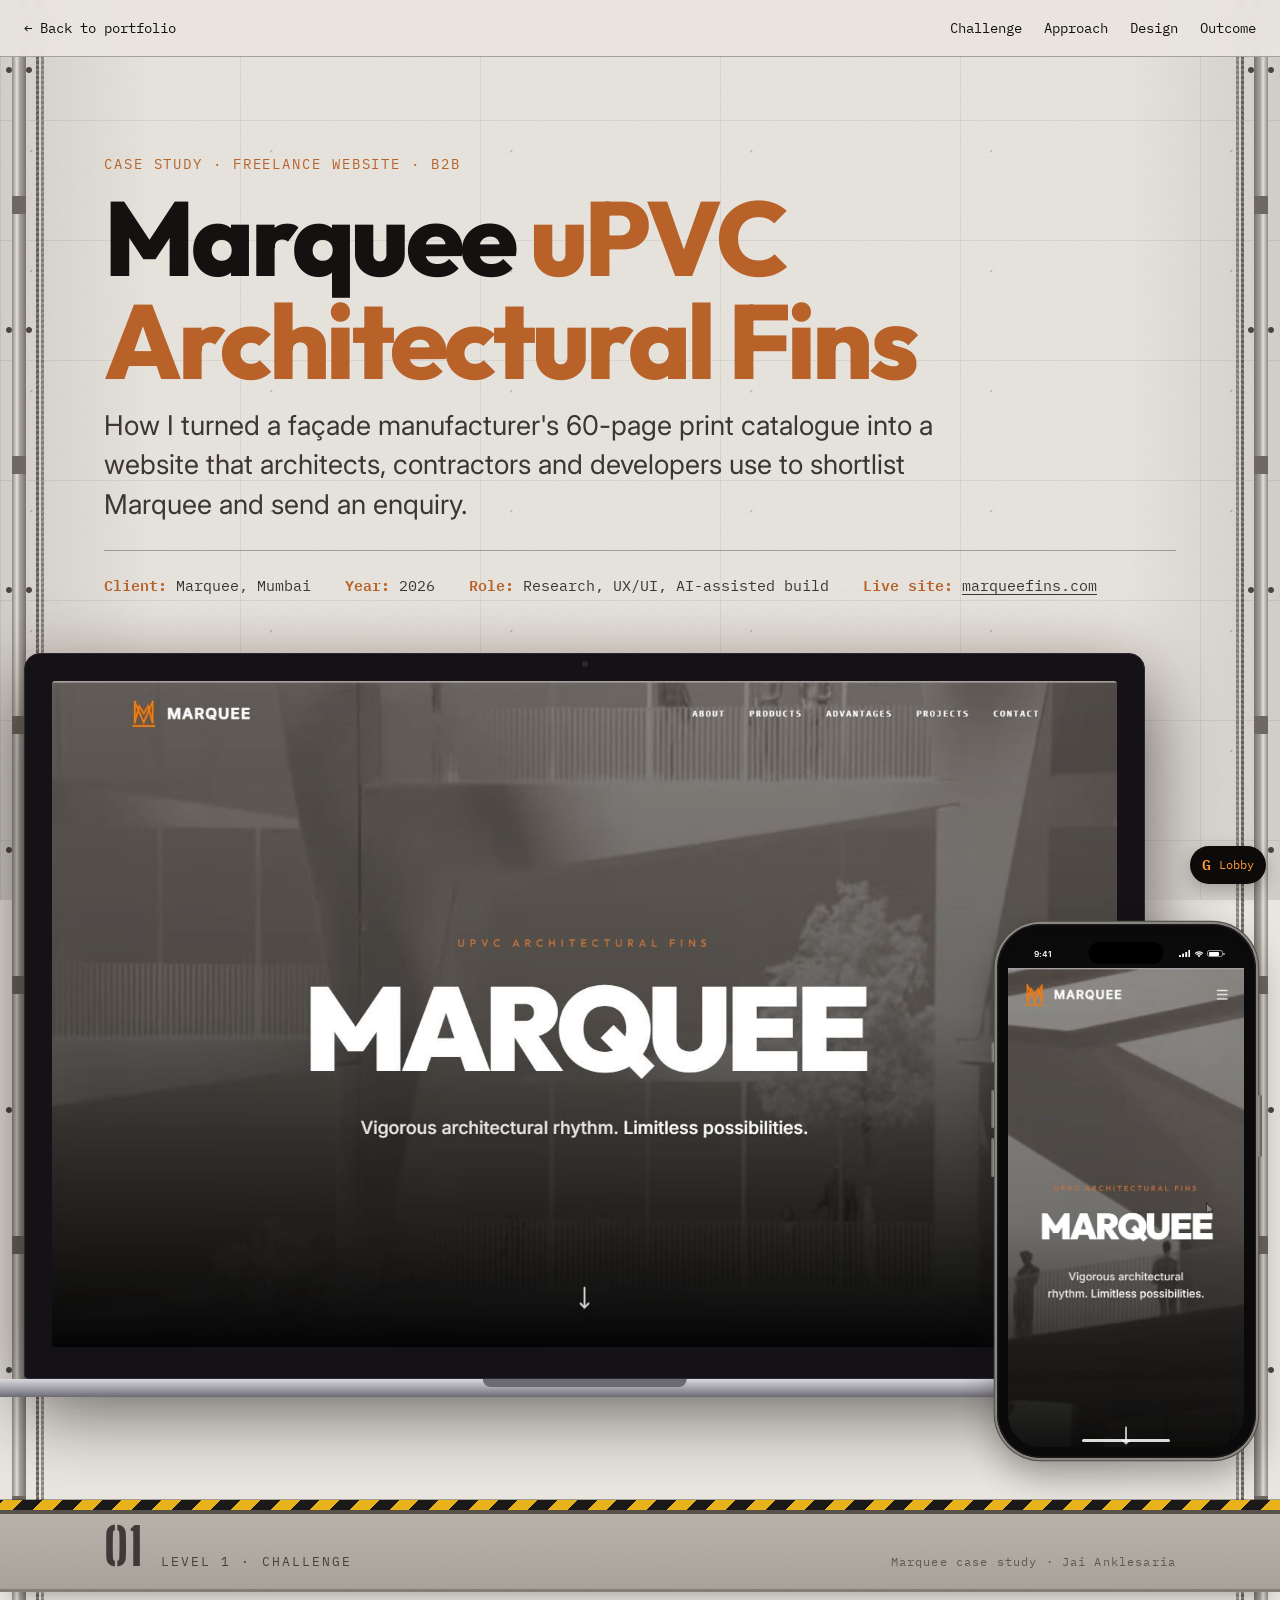
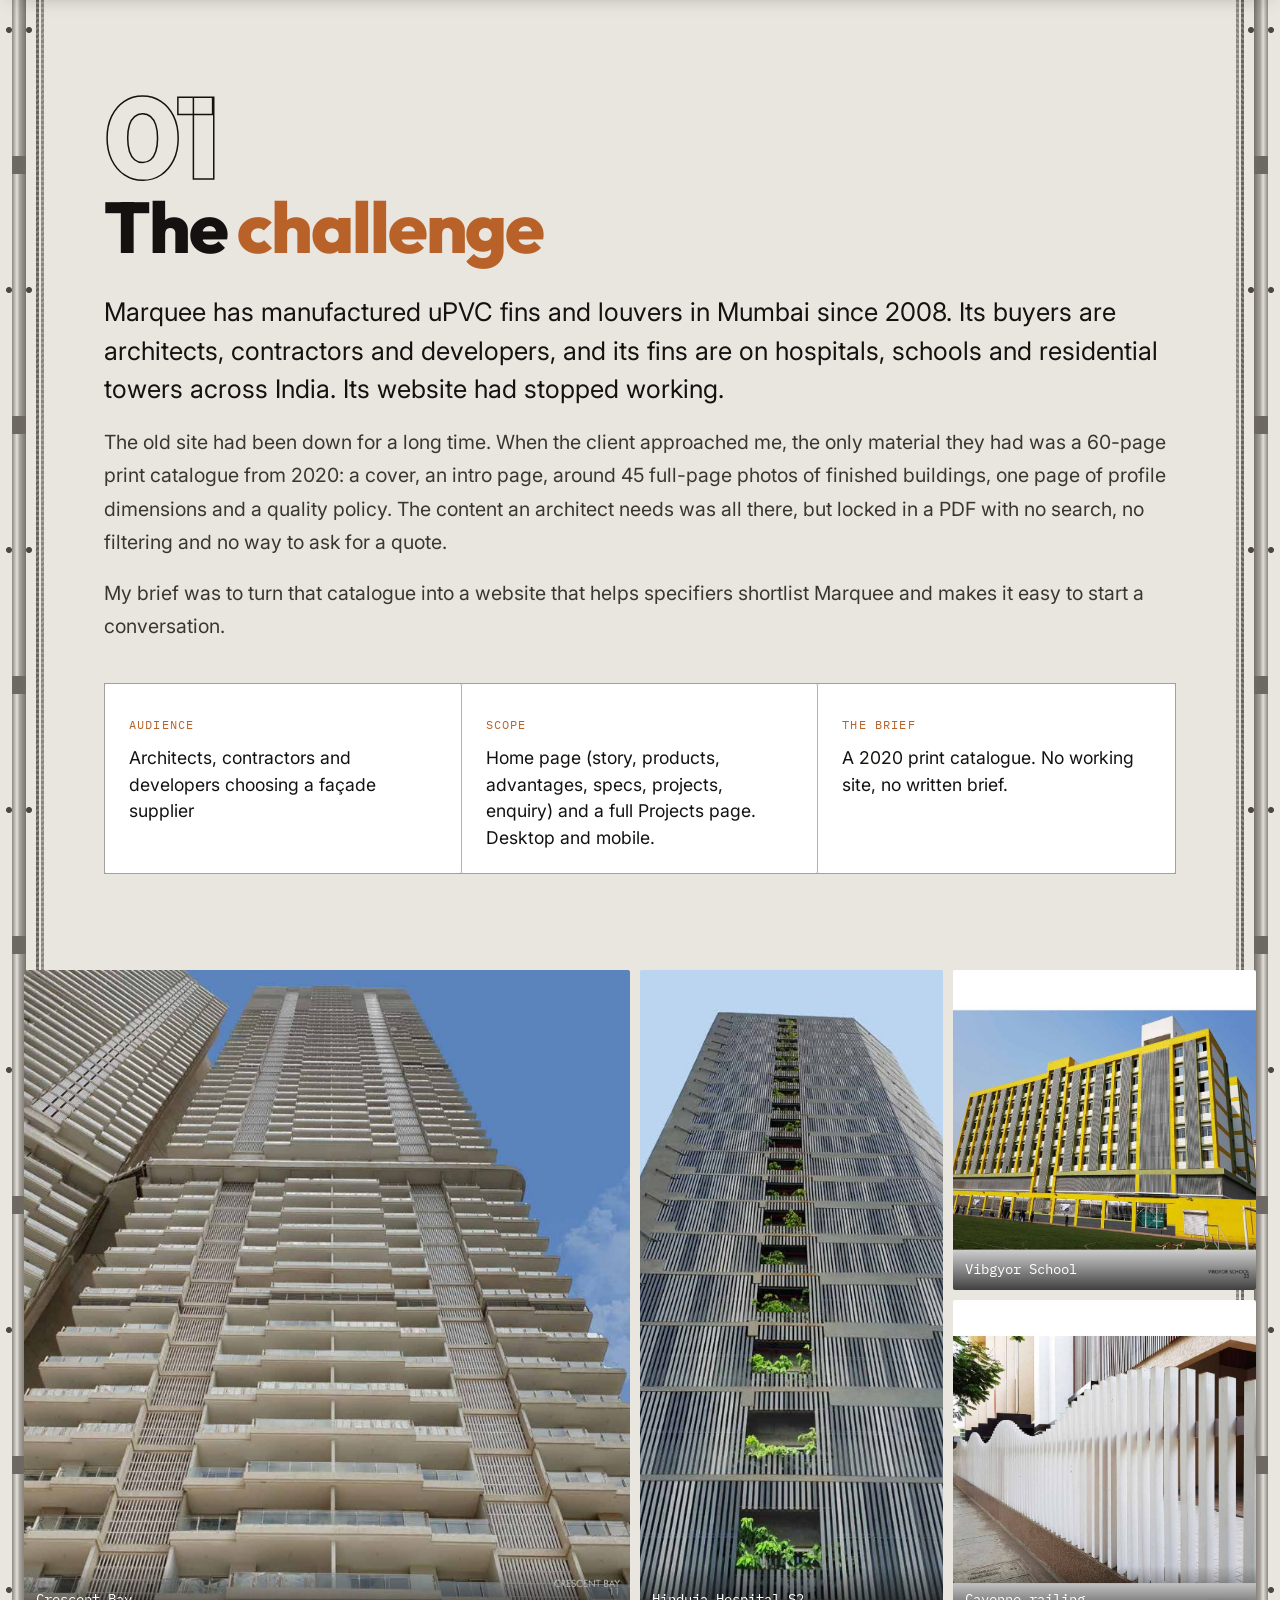
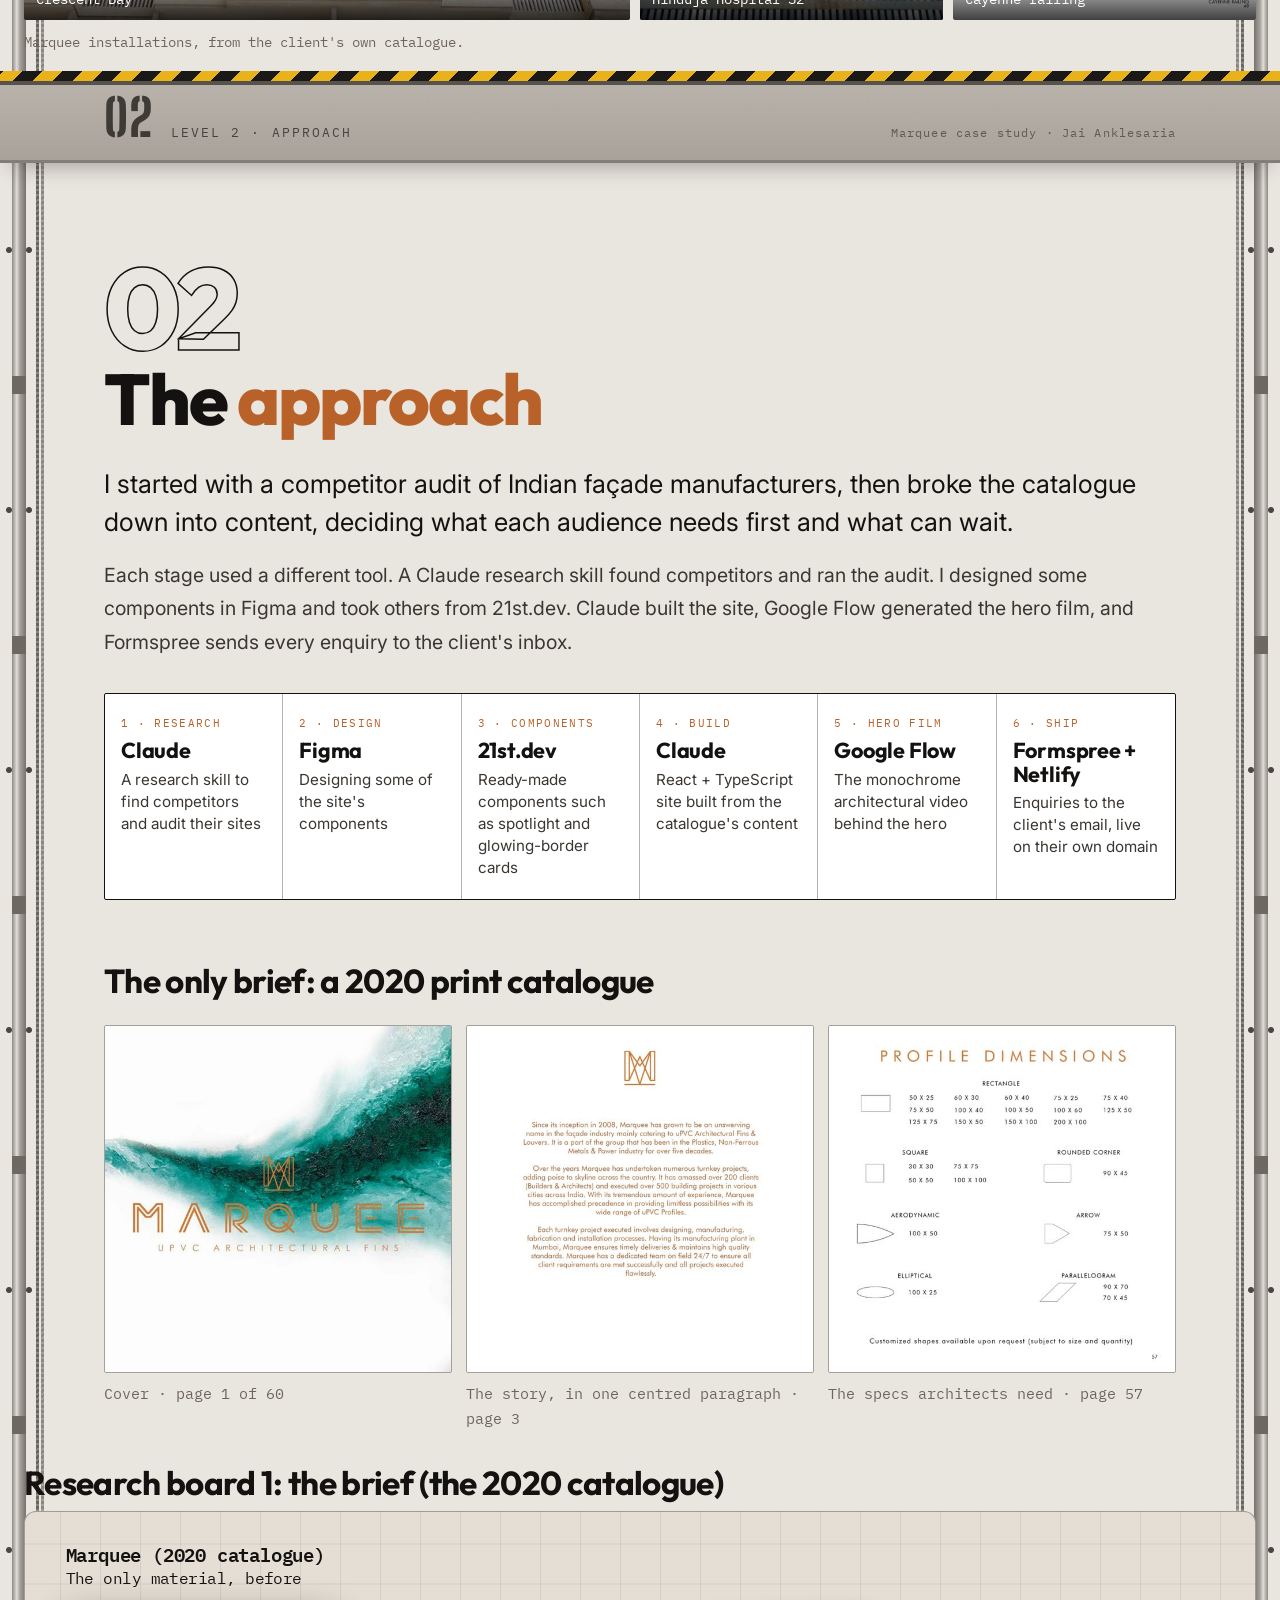
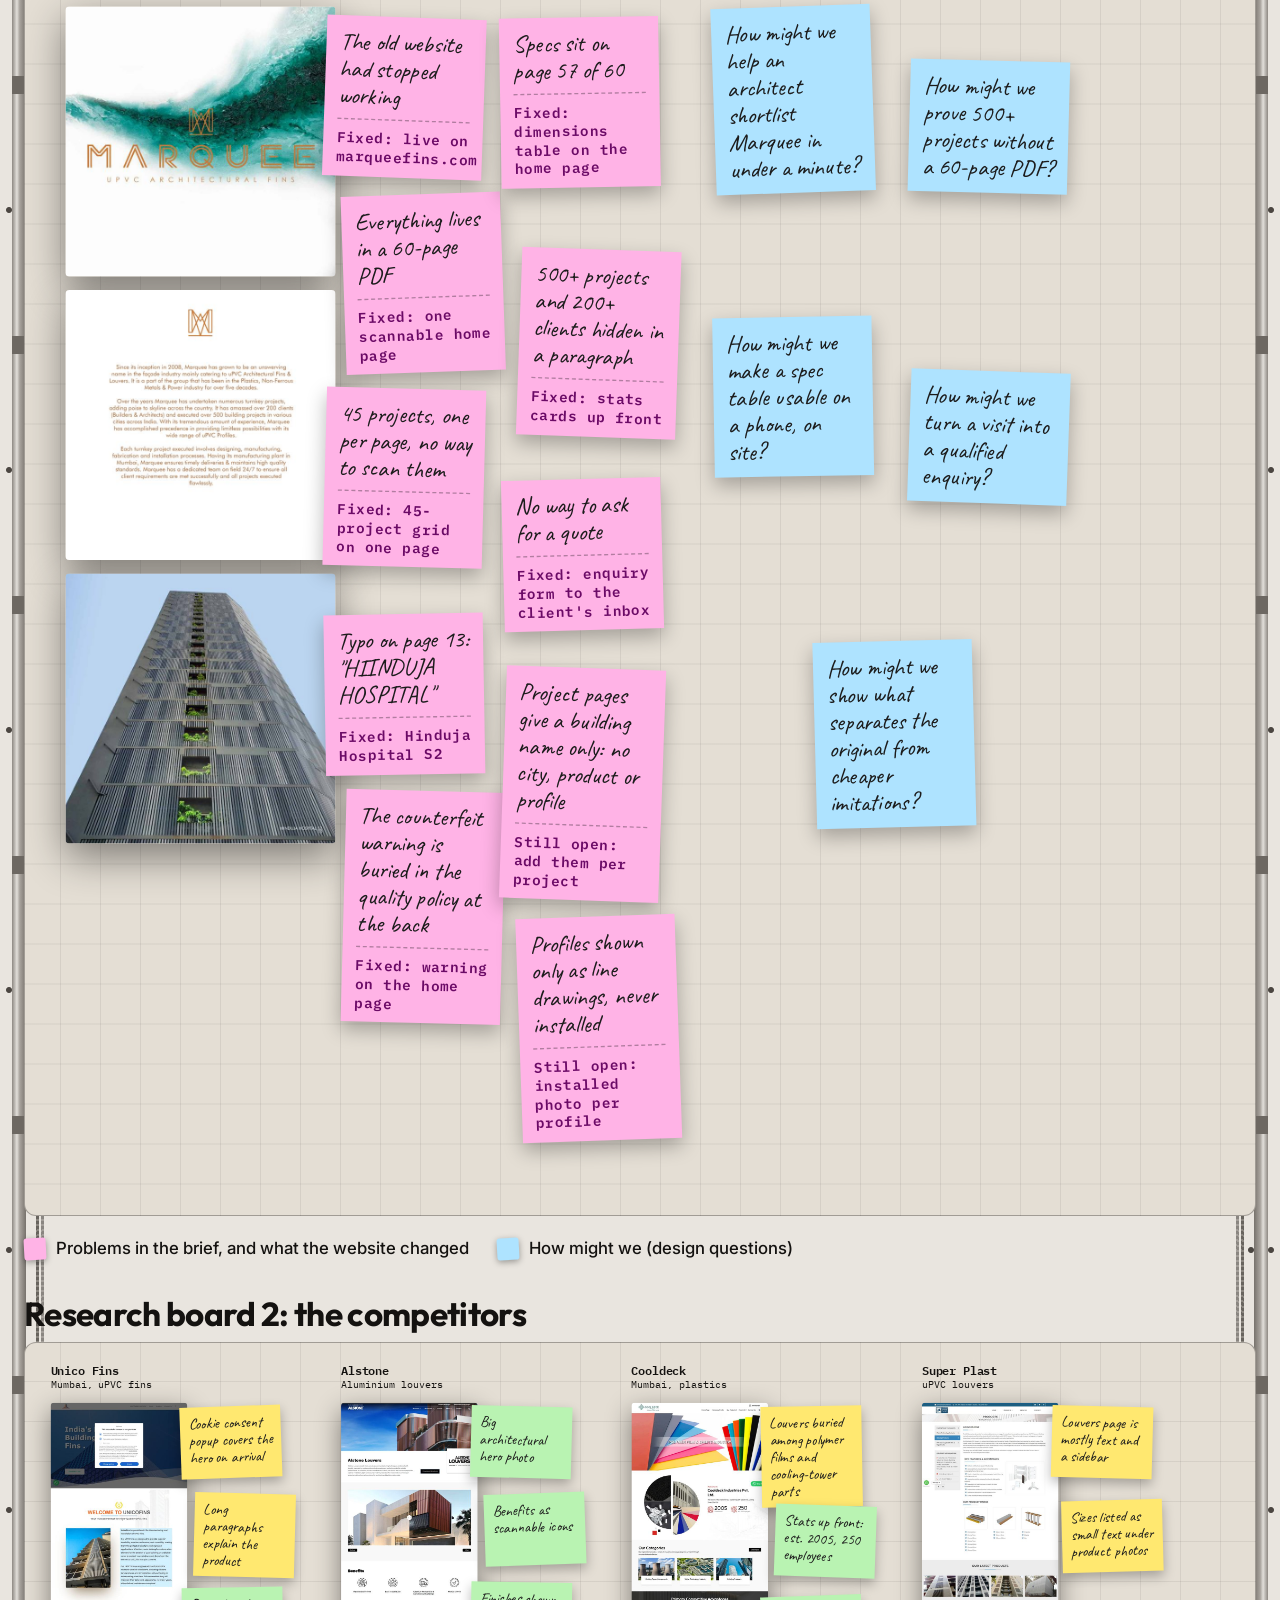
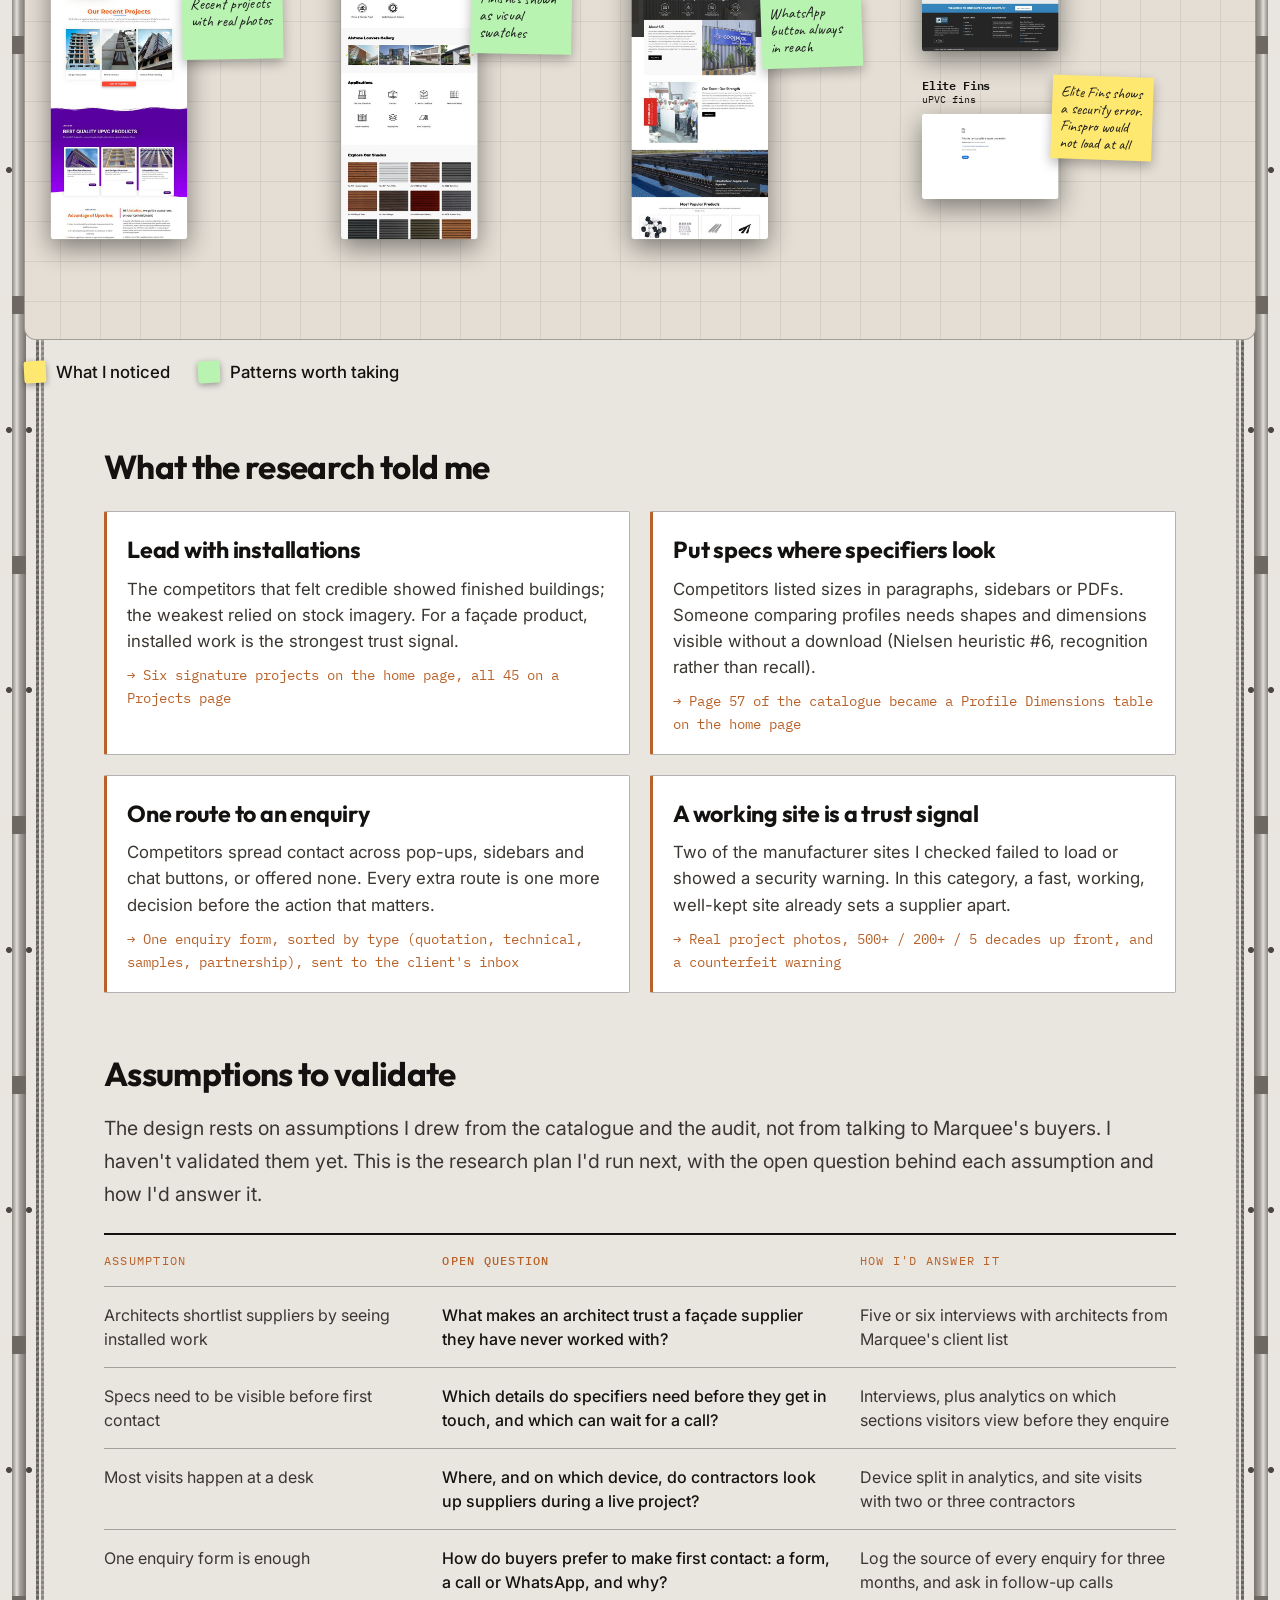
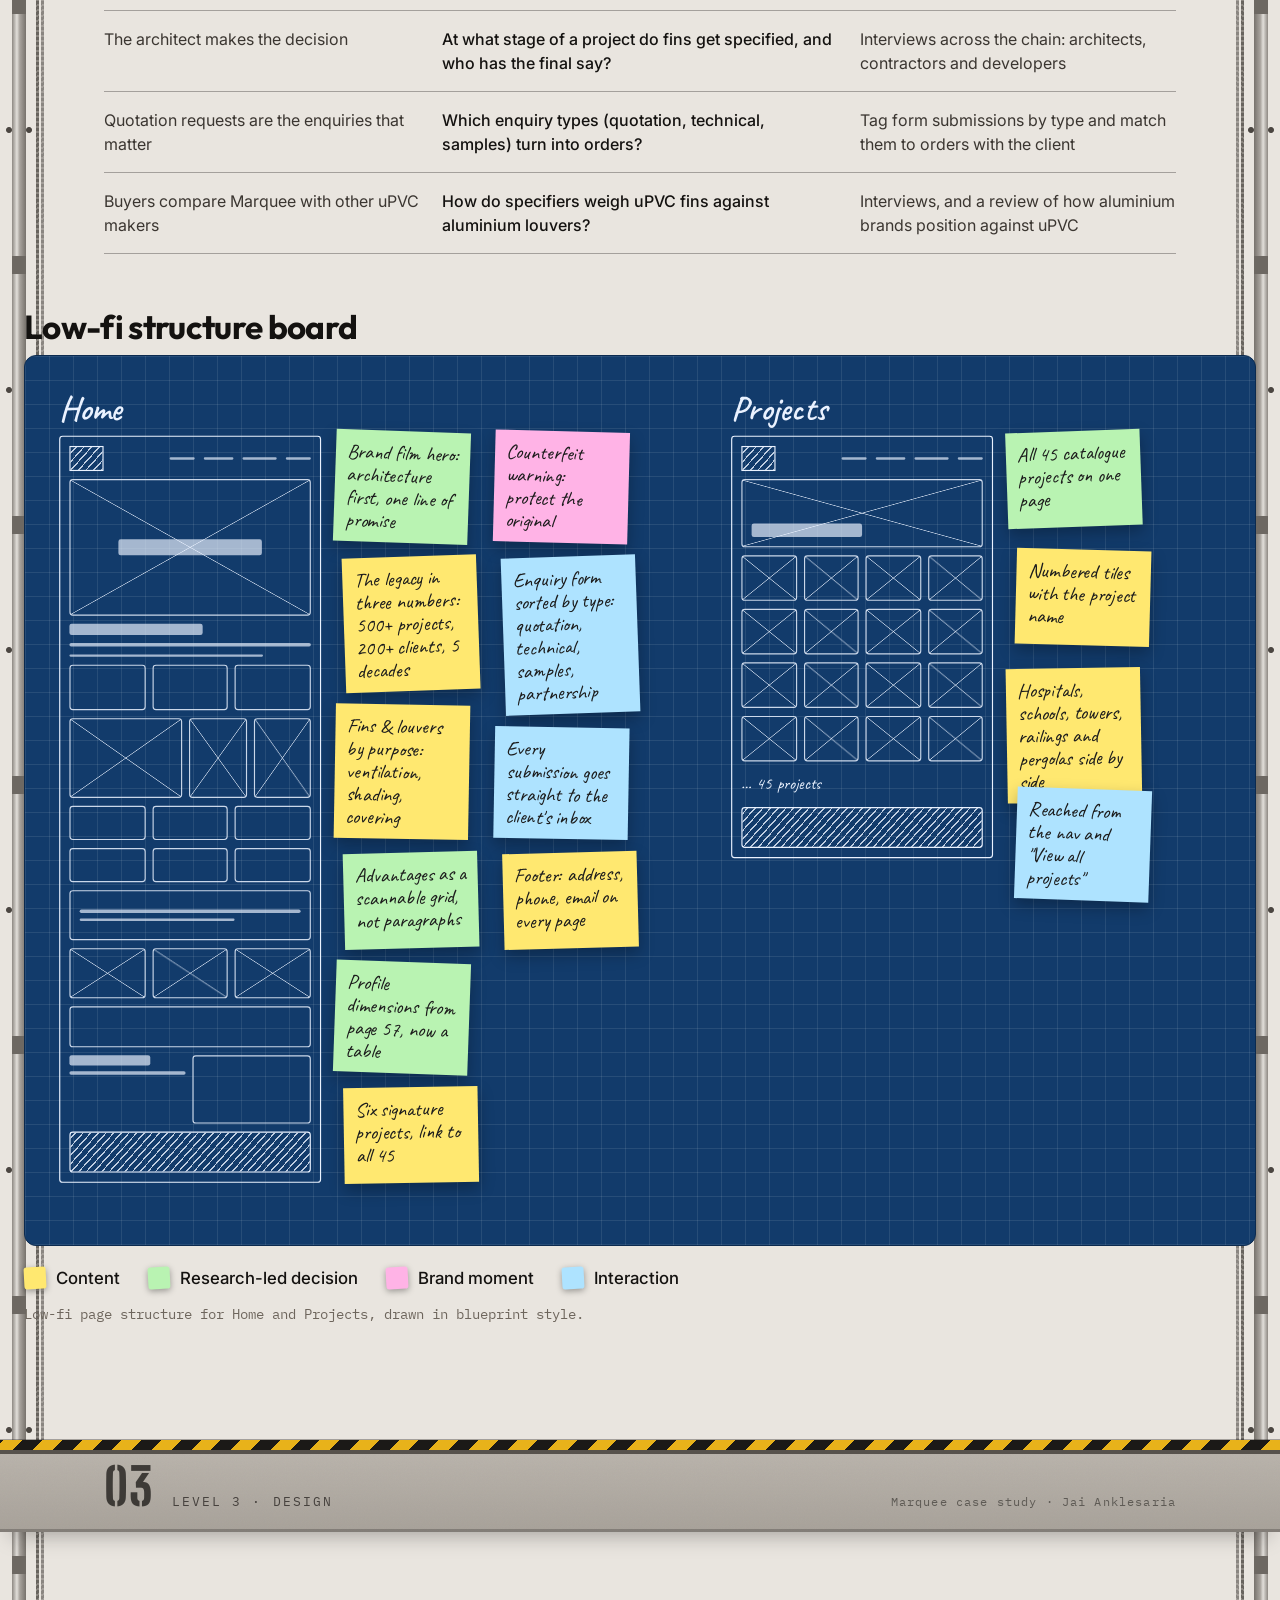
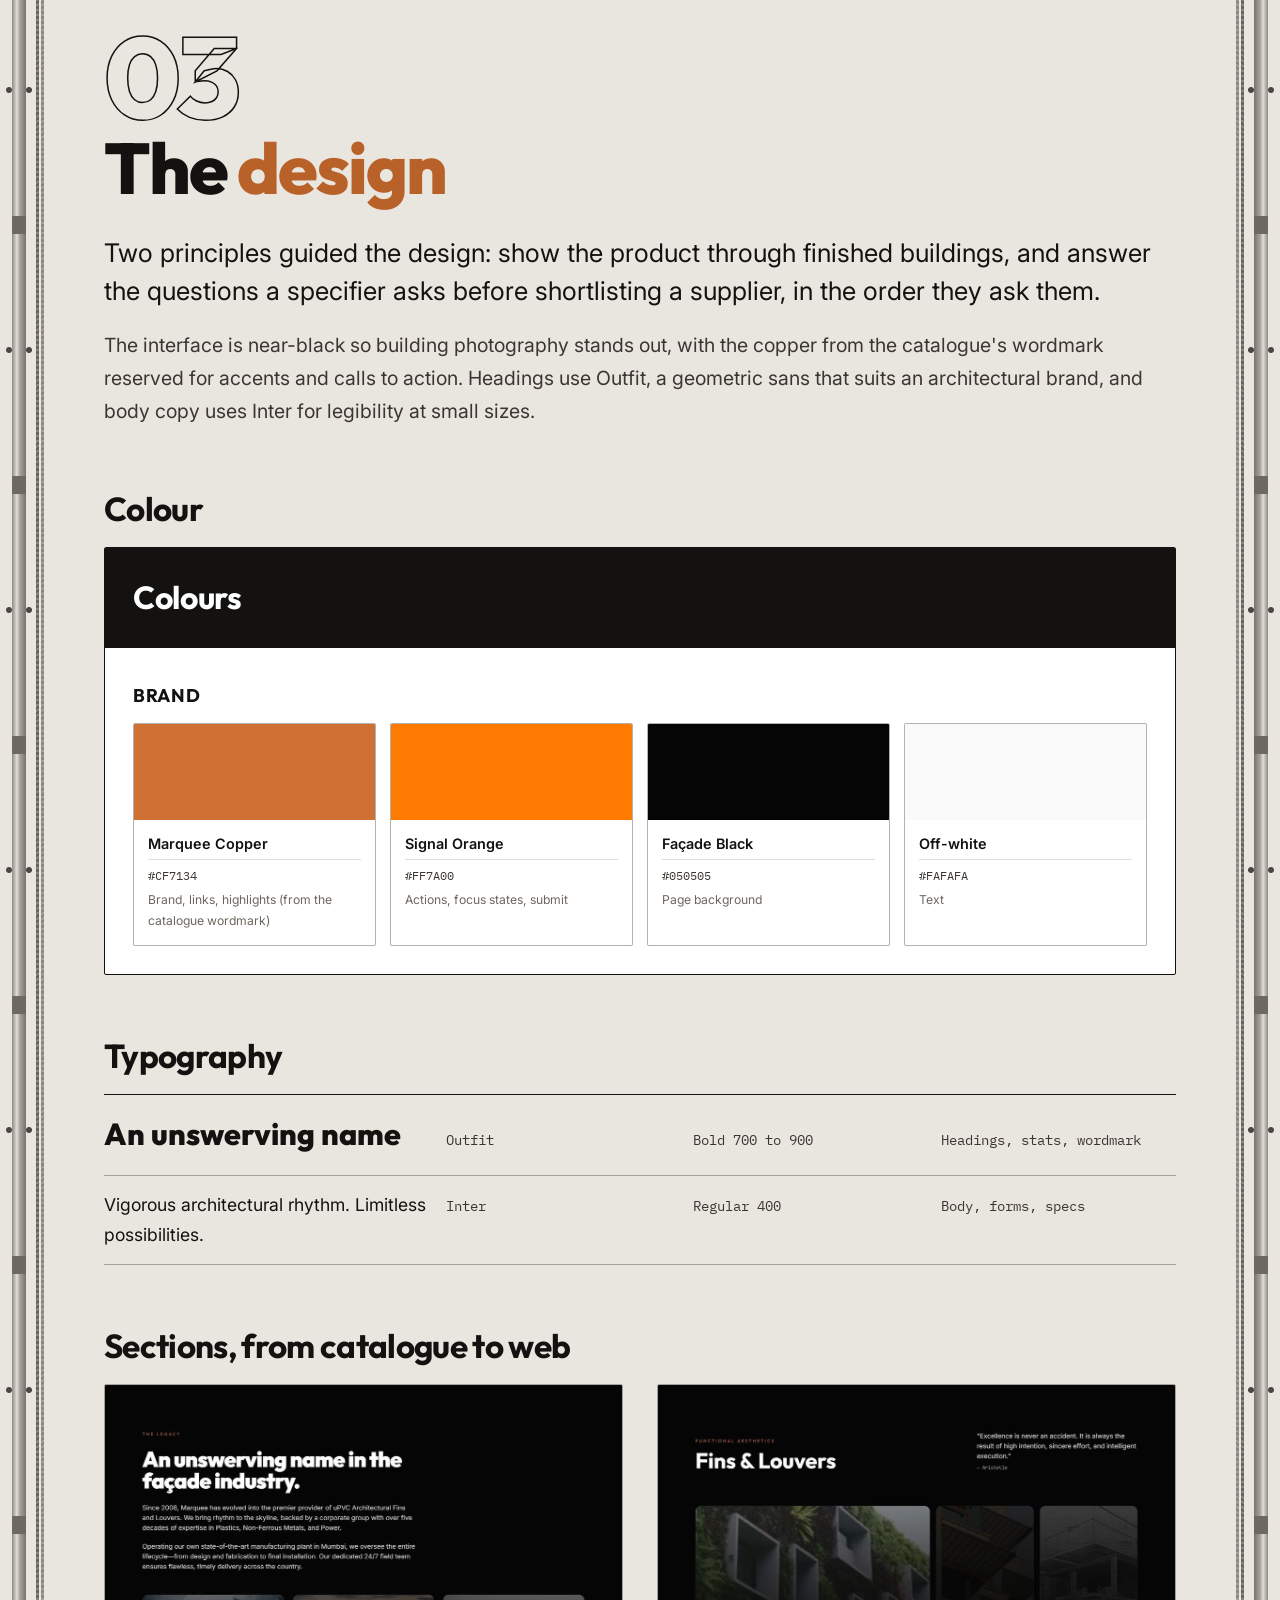
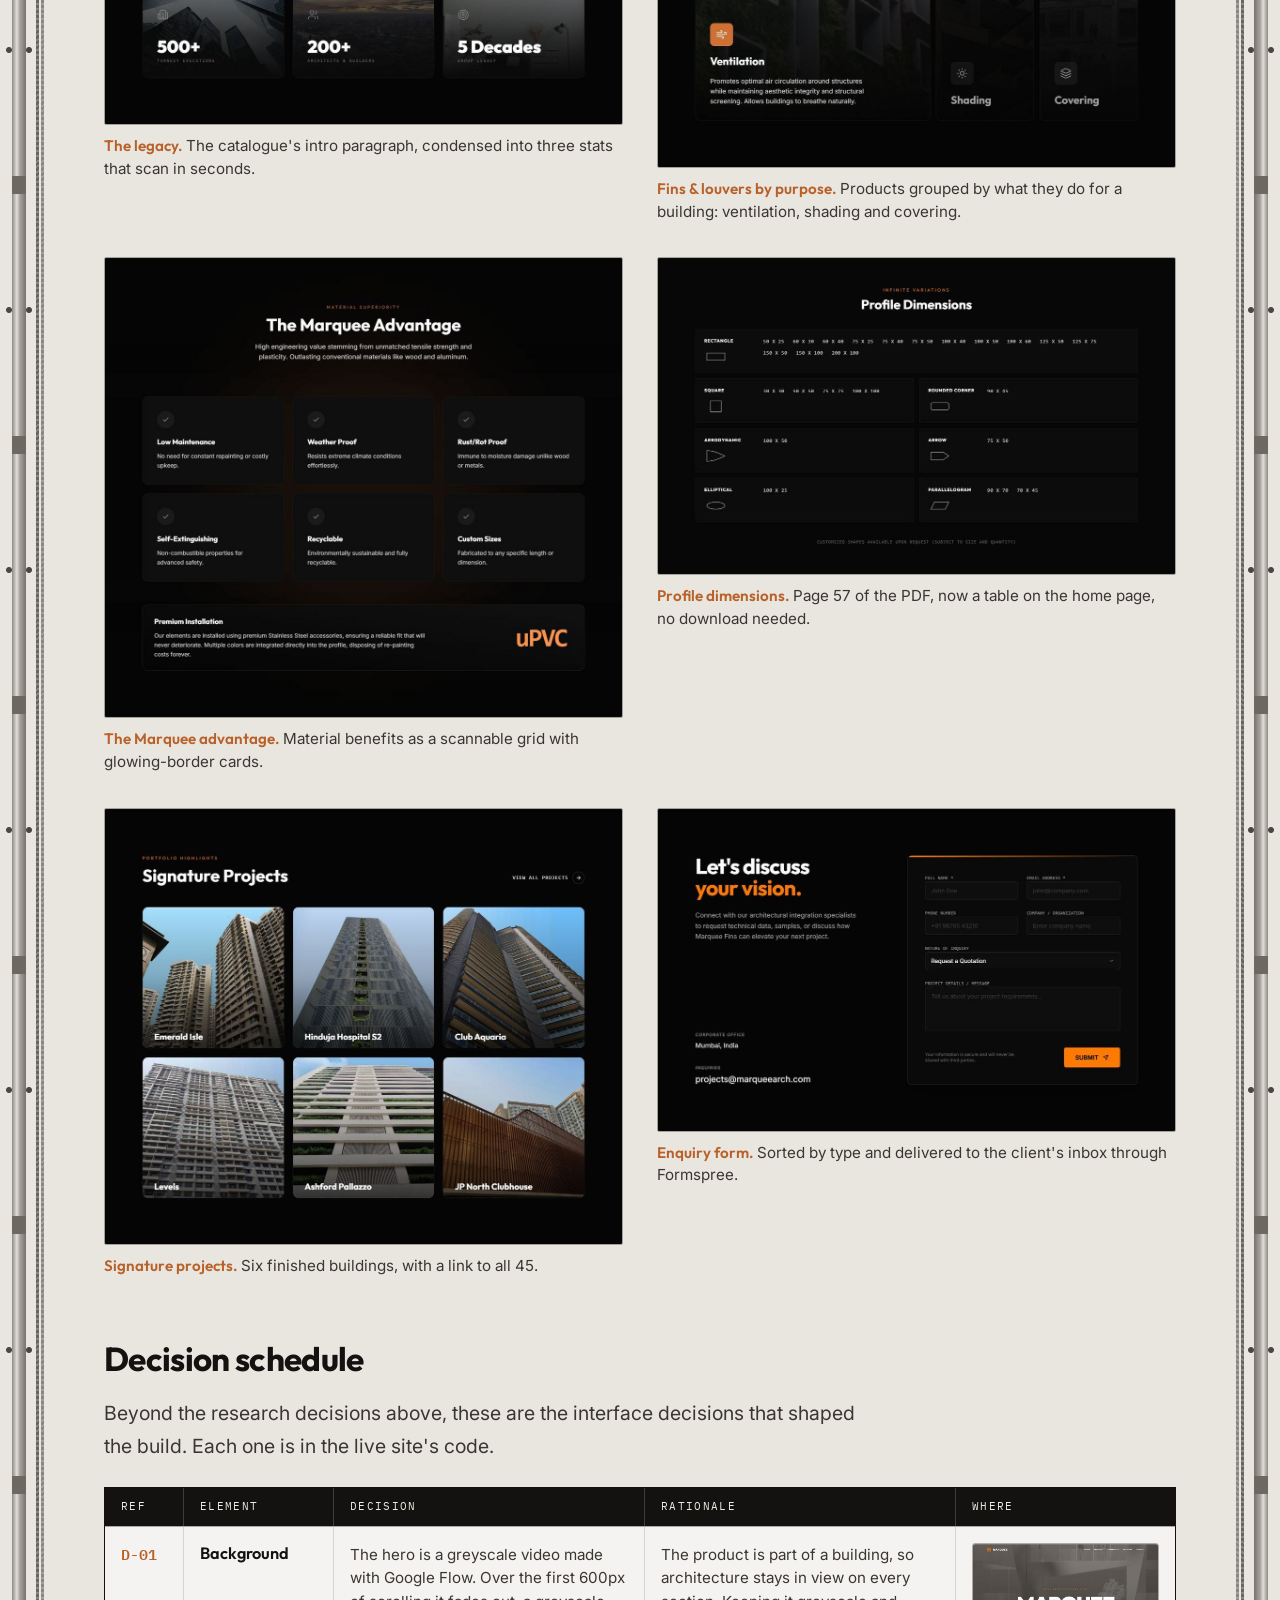
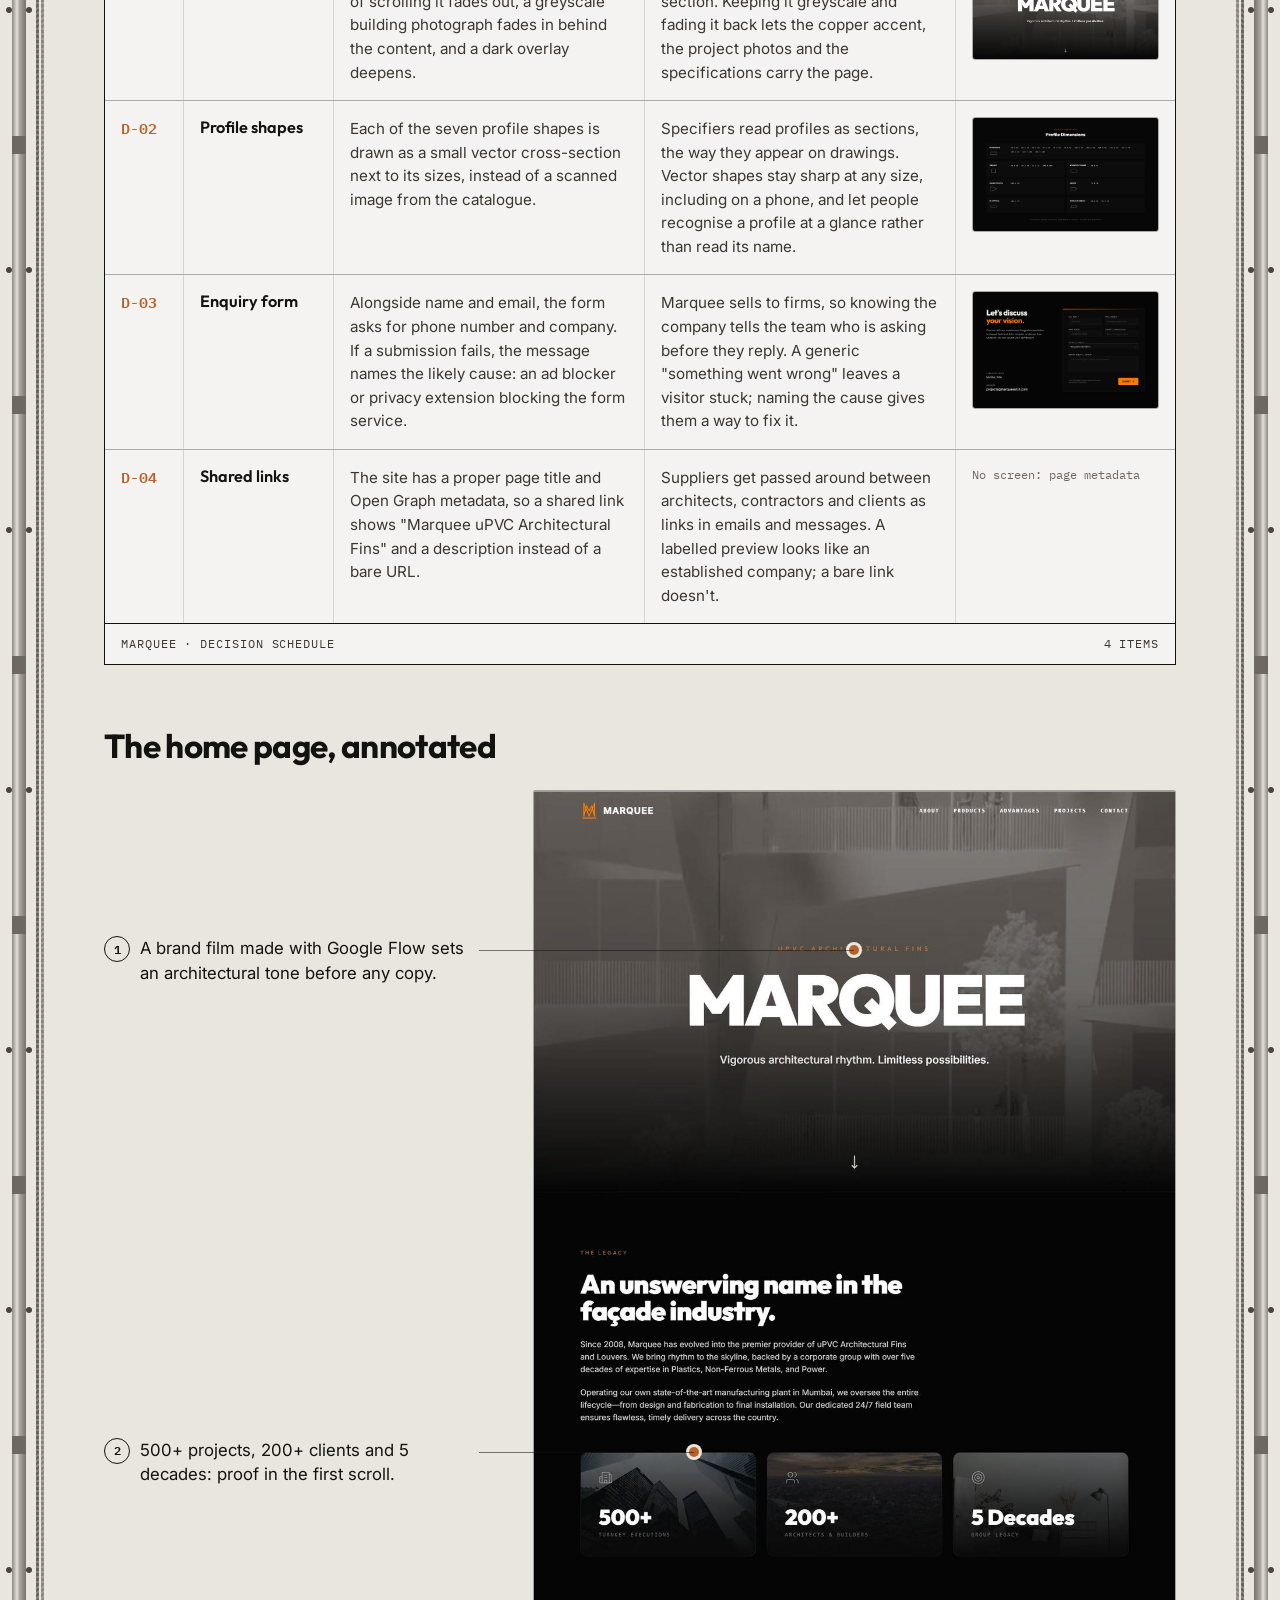
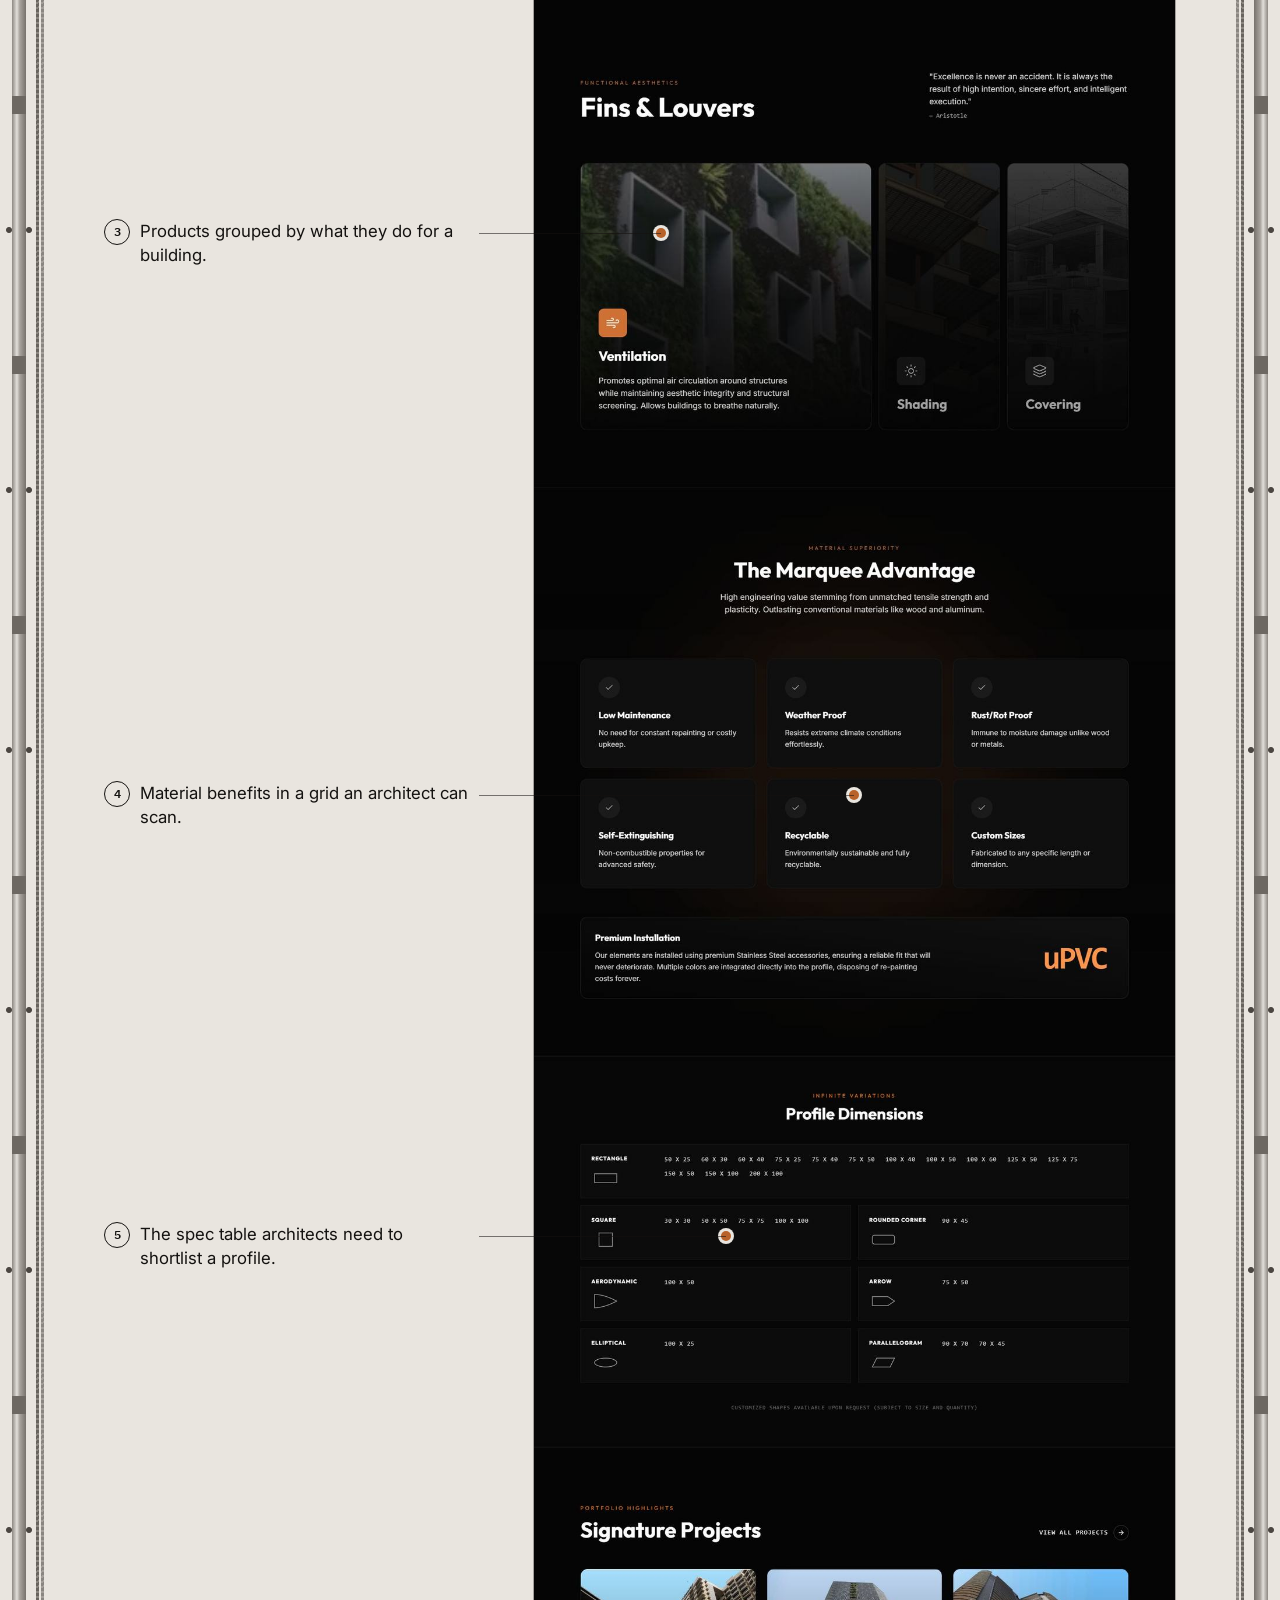
<file: case-studies/marquee.html>
<!doctype html>
<html lang="en">
<head>
<!-- Google Tag Manager -->
<script>(function(w,d,s,l,i){w[l]=w[l]||[];w[l].push({'gtm.start':
new Date().getTime(),event:'gtm.js'});var f=d.getElementsByTagName(s)[0],
j=d.createElement(s),dl=l!='dataLayer'?'&l='+l:'';j.async=true;j.src=
'https://www.googletagmanager.com/gtm.js?id='+i+dl;f.parentNode.insertBefore(j,f);
})(window,document,'script','dataLayer','GTM-P87XQ3SF');</script>
<!-- End Google Tag Manager -->
<meta charset="utf-8">
<meta name="viewport" content="width=device-width, initial-scale=1">
<title>Marquee uPVC Architectural Fins | Jai Anklesaria</title>
<meta name="description" content="Case study: turning a façade manufacturer's 60-page print catalogue into a website that architects, contractors and developers can shortlist from and enquire through.">
<link rel="preconnect" href="https://fonts.googleapis.com">
<link rel="preconnect" href="https://fonts.gstatic.com" crossorigin>
<link href="https://fonts.googleapis.com/css2?family=Outfit:wght@400;500;600;700;800&family=Inter:wght@300;400;500;600&family=IBM+Plex+Mono:wght@400;500;600&family=Caveat:wght@500;600&family=Big+Shoulders+Stencil+Display:wght@700;800&display=swap" rel="stylesheet">
<style>
  :root{
    --canvas:#050505; --paper:#0f0c0a; --ink:#F4F1F7; --ink-2:#CFC8D8; --mute:#9A91A8;
    --line:rgba(207,113,52,0.16); --line-strong:rgba(207,113,52,0.32);
    --neon:#CF7134; --neon-deep:#CF7134; --grape:#2a1a10; --night:#050505;
    --sticky-y:#FFE870; --sticky-p:#FFB3E6; --sticky-g:#B9F3B2; --sticky-b:#AEE3FF;
    --focus:#FF7A00;
  }
  *{box-sizing:border-box}
  html{scroll-behavior:smooth}
  body{margin:0; background:var(--canvas); color:var(--ink); font-family:"Inter",system-ui,sans-serif; font-size:17px; font-weight:300; line-height:1.75; -webkit-font-smoothing:antialiased}
  /* the site's neon grid, as a quiet fixed backdrop */
  body::before{content:''; position:fixed; inset:0; z-index:-1; pointer-events:none;
    background:
      radial-gradient(ellipse 80% 50% at 50% -10%, rgba(207,113,52,0.14), transparent 60%),
      radial-gradient(ellipse 60% 40% at 100% 100%, rgba(60,36,20,0.55), transparent 70%),
      linear-gradient(rgba(60,36,20,0.35) 1px, transparent 1px) 0 0/56px 56px,
      linear-gradient(90deg, rgba(60,36,20,0.35) 1px, transparent 1px) 0 0/56px 56px;
    -webkit-mask-image:linear-gradient(to bottom, #000 0%, rgba(0,0,0,0.55) 45%, rgba(0,0,0,0.35) 100%);
            mask-image:linear-gradient(to bottom, #000 0%, rgba(0,0,0,0.55) 45%, rgba(0,0,0,0.35) 100%)}
  b,strong{font-weight:600}
  img{max-width:100%; height:auto; display:block}
  a{color:inherit}
  a:focus-visible,button:focus-visible{outline:3px solid var(--focus); outline-offset:3px}
  .wrap{max-width:980px; margin:0 auto; padding:0 24px}
  .wide{max-width:1320px; margin:0 auto; padding:0 24px}
  .mono{font-family:"IBM Plex Mono",ui-monospace,monospace}
  h1,h2,h3{font-family:"Outfit",sans-serif; font-weight:700; line-height:1.05; margin:0; letter-spacing:0.01em; text-transform:none}
  h2 .hl,h1 .hl{color:var(--neon)}
  h2{font-size:clamp(1.9rem,3.4vw,2.6rem); margin-bottom:22px}
  h3{font-size:1.5rem; margin:48px 0 16px}
  p{margin:0 0 18px}
  .eyebrow{font-family:"IBM Plex Mono",monospace; font-size:0.78rem; letter-spacing:0.14em; text-transform:uppercase; color:var(--neon); margin-bottom:10px}
  .caption{font-family:"IBM Plex Mono",monospace; font-size:0.78rem; line-height:1.55; color:var(--mute); margin-top:12px}

  /* colour sheet, laid out like a Figma style sheet */
  .sheet{margin-top:10px; border:1px solid var(--line-strong); border-radius:14px; overflow:hidden; background:var(--paper)}
  .sheet-head{padding:22px 28px; background:linear-gradient(90deg,#2A1A10,#1a1424); border-bottom:1px solid var(--line-strong); font-family:"Outfit",sans-serif; font-weight:700; font-size:1.9rem; letter-spacing:0.03em; text-transform:uppercase; color:#fff}
  .sheet-body{padding:8px 28px 28px}
  .sheet-group{margin:24px 0 12px; font-family:"Outfit",sans-serif; font-weight:700; font-size:1.15rem; letter-spacing:0.04em; text-transform:uppercase; color:var(--ink)}
  .sheet-group small{display:block; margin-top:2px; font-family:"IBM Plex Mono",monospace; font-size:0.72rem; font-weight:400; letter-spacing:0; text-transform:none; color:var(--mute)}
  .cards{display:grid; grid-template-columns:repeat(4,1fr); gap:14px}
  .card{border-radius:10px; overflow:hidden; background:#15110e; border:1px solid rgba(255,255,255,0.06)}
  .card .chip{height:96px}
  .card .chip.duo{display:grid; grid-template-columns:1fr 1fr}
  .card .meta-c{padding:12px 14px 14px; display:flex; flex-direction:column; gap:3px}
  .card .meta-c b{font-family:"Inter",sans-serif; font-weight:600; font-size:0.9rem; color:var(--ink)}
  .card .meta-c span{font-family:"IBM Plex Mono",monospace; font-size:0.76rem; color:var(--ink-2); padding-top:6px; border-top:1px solid rgba(255,255,255,0.12)}
  .card .meta-c em{font-style:normal; font-size:0.76rem; color:var(--mute)}
  @media (max-width:760px){.cards{grid-template-columns:repeat(2,1fr)} .sheet-body{padding:6px 16px 18px} .sheet-head{padding:16px 18px}}
  /* client photo mosaic */
  .mosaic{display:grid; grid-template-columns:2fr 1fr 1fr; grid-template-rows:230px 230px; gap:12px}
  .mosaic figure{position:relative; margin:0; overflow:hidden; border-radius:10px; border:1px solid var(--line)}
  .mosaic img{width:100%; height:100%; object-fit:cover}
  .mosaic .m-big{grid-row:1 / 3}
  .mosaic .m-tall{grid-row:1 / 3}
  .mosaic .m-tall img{object-position:50% 20%}
  .mosaic figcaption{position:absolute; left:0; right:0; bottom:0; padding:22px 12px 9px; background:linear-gradient(transparent, rgba(0,0,0,0.75)); font-family:"IBM Plex Mono",monospace; font-size:0.74rem; color:#fff}
  @media (max-width:760px){.mosaic{grid-template-columns:1fr 1fr; grid-template-rows:200px 170px 170px} .mosaic .m-big{grid-column:1 / 3; grid-row:auto} .mosaic .m-tall{grid-row:2 / 4}}
  .legend-row{display:flex; flex-wrap:wrap; gap:12px 28px; margin-top:18px; font-family:"Inter",sans-serif; font-size:1rem; font-weight:500; color:var(--ink)}
  .legend-row span{display:inline-flex; align-items:center; gap:10px}
  .legend-row i{width:22px; height:22px; border-radius:3px; box-shadow:0 2px 6px rgba(0,0,0,0.35); transform:rotate(-3deg)}
  .legend-row .sw-y{background:var(--sticky-y)} .legend-row .sw-g{background:var(--sticky-g)} .legend-row .sw-p{background:var(--sticky-p)} .legend-row .sw-b{background:var(--sticky-b)}
  /* low-fi board as pencil sketches in a sketchbook */
  body .board.figjam{background-color:#F5F1E7; background-image:radial-gradient(ellipse at 20% 10%, rgba(255,255,255,0.7), transparent 55%), radial-gradient(ellipse at 90% 90%, rgba(120,100,70,0.08), transparent 60%); background-size:100% 100%; background-repeat:no-repeat; border:1px solid #d8d1c2}
  body .figjam .col .label{color:#3d3d3d !important}
  .figjam .col .label b{font-family:"Caveat",cursive; font-size:1.9rem; font-weight:600; letter-spacing:0}
  .figjam .wf{background:transparent; border:1.6px solid #4d4d4d; border-radius:3px; box-shadow:1.2px 1px 0 rgba(77,77,77,0.28); filter:url(#graphite)}
  .figjam .wf .b{background:transparent !important; border:1.3px solid #5a5a5a; box-shadow:1px 0.8px 0 rgba(90,90,90,0.25)}
  .figjam .wf .d{background:repeating-linear-gradient(-48deg, rgba(70,70,70,0.75) 0 1.1px, transparent 1.1px 5px) !important; border:1.4px solid #4d4d4d}
  .figjam .wf .ln{background:#6a6a6a !important; height:2.5px; border-radius:2px; opacity:0.85}
  .figjam .wf .ph{background:transparent; border:1.3px solid #5a5a5a; box-shadow:1px 0.8px 0 rgba(90,90,90,0.25)}
  .figjam .wf .ph::after{background:linear-gradient(to top right, transparent calc(50% - 0.6px), #6a6a6a, transparent calc(50% + 0.6px)), linear-gradient(to top left, transparent calc(50% - 0.6px), #6a6a6a, transparent calc(50% + 0.6px))}
  .figjam .wf .pill{border-color:#4d4d4d !important}
  .figjam .wf .t{font-family:"Caveat",cursive; font-size:15px; color:#4d4d4d; letter-spacing:0}
  .figjam .wf [style*="e9c6e7"], .figjam .wf [style*="f6eef5"]{background:transparent !important; border:1.3px dashed #5a5a5a !important}
  .figjam .wf [style*="clip-path"]{background:#4d4d4d !important}
  /* closing: thank you + video + live link */
  .thanks-laptop{max-width:860px; margin:0 auto}
  .thanks-laptop video{display:block; width:100%; height:auto; border-radius:3px; background:#000}
  .live-btn{display:inline-flex; align-items:center; gap:10px; padding:16px 30px; background:var(--neon); color:#050505; font-family:"Outfit",sans-serif; font-weight:700; font-size:1.15rem; letter-spacing:0.12em; text-transform:uppercase; text-decoration:none; clip-path:polygon(0 0, 100% 0, 100% 72%, calc(100% - 12px) 100%, 0 100%); box-shadow:0 0 30px rgba(207,113,52,0.35); transition:transform .2s ease, box-shadow .2s ease}
  .live-btn:hover{transform:translateY(-2px); box-shadow:0 0 44px rgba(207,113,52,0.55)}
  .live-btn:focus-visible{outline:3px solid #FF7A00; outline-offset:4px}
  /* device mockups */
  .laptop{position:relative}
  .laptop .lid{background:#141217; border:1px solid #2c2733; border-radius:16px 16px 4px 4px; padding:2.4% 2.4% 2.8%; box-shadow:0 30px 80px rgba(0,0,0,0.6), 0 0 60px rgba(207,113,52,0.08)}
  .laptop .lid::before{content:''; position:absolute; top:1.1%; left:50%; width:6px; height:6px; margin-left:-3px; border-radius:50%; background:#2c2733}
  .laptop .lid img{border-radius:3px; width:100%}
  .laptop .base{position:relative; height:clamp(10px,1.4vw,18px); margin:0 -7%; background:linear-gradient(#d9d8de,#8e8c96 70%,#6b6972); border-radius:0 0 18px 18px / 0 0 12px 12px}
  .laptop .base::after{content:''; position:absolute; top:0; left:50%; width:16%; height:45%; transform:translateX(-50%); background:#6b6972; border-radius:0 0 8px 8px}
  .phone{position:relative; background:#0d0b10; border:1px solid #2c2733; border-radius:14% / 6.5%; padding:3.2%; box-shadow:0 24px 60px rgba(0,0,0,0.65), 0 0 40px rgba(207,113,52,0.1)}
  .phone img{border-radius:11% / 5.2%; width:100%}
  .phone::before{content:''; position:absolute; top:4.3%; left:50%; width:30%; height:2.4%; transform:translateX(-50%); background:#0d0b10; border-radius:999px; z-index:1}
  .stage{position:relative; padding:10px 9% 5% 0}
  .stage .phone{position:absolute; right:0; bottom:0; width:21%}
  .pairs{display:grid; grid-template-columns:1fr 1fr; gap:56px 48px; margin-top:26px}
  .pair{margin:0}
  .pair .stage{padding:0 12% 6% 0}
  .pair .stage .phone{width:24%}
  .pair figcaption{font-family:"IBM Plex Mono",monospace; font-size:0.78rem; color:var(--mute); margin-top:14px}
  .pair figcaption b{color:var(--neon); font-weight:600}
  @media (max-width:860px){.pairs{grid-template-columns:1fr}}

  /* top bar */
  .topbar{position:sticky; top:0; z-index:20; background:rgba(5,5,5,0.82); backdrop-filter:blur(10px); border-bottom:1px solid var(--line)}
  .topbar a:hover{color:var(--neon)}
  .topbar .wide{display:flex; justify-content:space-between; align-items:center; height:56px}
  .topbar a{font-family:"IBM Plex Mono",monospace; font-size:0.85rem; text-decoration:none}
  .topbar a:hover{text-decoration:underline}
  .topbar nav{display:flex; gap:22px}
  @media (max-width:700px){.topbar nav{display:none}}

  /* header */
  header.hero{padding:72px 0 36px}
  header.hero h1{font-size:clamp(2.8rem,6.4vw,5rem); text-shadow:0 0 28px rgba(207,113,52,0.25)}
  header.hero .sub{font-size:clamp(1.1rem,2vw,1.35rem); color:var(--ink-2); margin:14px 0 26px; max-width:760px}
  .meta{display:flex; flex-wrap:wrap; gap:10px 28px; font-family:"IBM Plex Mono",monospace; font-size:0.85rem; color:var(--ink-2)}
  .meta span b{color:var(--neon); font-weight:600}
  .meta a{text-underline-offset:3px}
  .screens{display:grid; grid-template-columns:1fr 1fr; gap:14px; margin-top:40px}
  .screens img{border-radius:6px; border:1px solid var(--line); background:#000}
  @media (max-width:700px){.screens{grid-template-columns:1fr}}

  section{padding:64px 0}
  .lede{font-size:1.2rem; color:var(--ink-2)}
  .facts{display:grid; grid-template-columns:repeat(3,1fr); gap:14px; margin:30px 0 0}
  .fact{background:var(--paper); border:1px solid var(--line); border-radius:8px; padding:16px 18px}
  .fact .mono{font-size:0.72rem; letter-spacing:0.1em; text-transform:uppercase; color:var(--mute)}
  .fact p{margin:6px 0 0; font-size:0.98rem; line-height:1.5}
  @media (max-width:760px){.facts{grid-template-columns:1fr}}

  .photo-band{display:flex; flex-direction:column; align-items:center}
  .photo-band img{width:100%; max-width:460px; border-radius:8px}
  .photo-band .caption{text-align:center}

  /* toolchain */
  .chain{display:grid; grid-template-columns:repeat(6,1fr); gap:0; margin:34px 0 10px; border:1px solid var(--line-strong); border-radius:10px; overflow:hidden; background:var(--paper); box-shadow:0 0 40px rgba(207,113,52,0.06)}
  .chain > div{padding:16px 14px; border-right:1px solid var(--line)}
  .chain > div:last-child{border-right:0}
  .chain .step{font-family:"IBM Plex Mono",monospace; font-size:0.7rem; letter-spacing:0.12em; text-transform:uppercase; color:var(--mute)}
  .chain .tool{font-family:"Outfit",sans-serif; font-weight:700; font-size:1.2rem; text-transform:uppercase; color:var(--neon); margin:6px 0 6px; line-height:1.1}
  .chain .what{font-size:0.86rem; line-height:1.45; color:var(--ink-2)}
  @media (max-width:980px){.chain{grid-template-columns:repeat(2,1fr)} .chain > div{border-bottom:1px solid var(--line)}}

  /* whiteboards */
  .board-wrap{margin-top:34px}
  .board-head{display:flex; justify-content:space-between; align-items:baseline; gap:16px; flex-wrap:wrap; margin-bottom:10px}
  .board-head h3{margin:0}
  .scroll-hint{font-family:"IBM Plex Mono",monospace; font-size:0.75rem; color:var(--mute)}
  .board{position:relative; overflow:hidden; border-radius:12px}
  .board .canvas{transform-origin:0 0}
  .board:focus-visible{outline:3px solid var(--focus); outline-offset:3px}
  .canvas{position:relative}
  .board.taproom{background:#120a12 url("images/marquee/board-bg.jpg") center/cover}
  .board.taproom::before{content:''; position:absolute; inset:0; background:radial-gradient(ellipse at 50% 0%, rgba(207,113,52,0.16), transparent 60%), linear-gradient(rgba(10,4,12,0.55), rgba(10,4,12,0.72)); pointer-events:none}
  .board.figjam{background-color:#15100c; background-image:radial-gradient(rgba(207,113,52,0.22) 1px, transparent 1px); background-size:22px 22px; border:1px solid var(--line)}
  .figjam .col .label{color:var(--ink) !important}
  .col{position:absolute; top:70px}
  .col .label{position:absolute; top:-48px; left:0; font-family:"IBM Plex Mono",monospace; font-size:0.74rem; line-height:1.35; white-space:nowrap}
  .taproom .col .label{color:#fff}
  .col .label b{display:block; font-size:0.86rem}
  .shot{width:160px; border-radius:4px; box-shadow:0 10px 30px rgba(0,0,0,0.45); background:#000}
  .sticky{position:absolute; width:118px; min-height:84px; padding:9px 10px; font-family:"Caveat",cursive; font-size:1.12rem; line-height:1.12; color:#1c1c1c; box-shadow:0 6px 14px rgba(0,0,0,0.28); transform:rotate(var(--r,-1.5deg))}
  .sticky.y{background:var(--sticky-y)} .sticky.p{background:var(--sticky-p)} .sticky.g{background:var(--sticky-g)} .sticky.b{background:var(--sticky-b)}
  .sticky.wide{width:170px}
  .sticky .fix{display:block; margin-top:7px; padding-top:5px; border-top:1px dashed rgba(0,0,0,0.3); font-family:"IBM Plex Mono",monospace; font-size:0.66rem; line-height:1.3; font-weight:600; color:#6b0a66}
  .board-note{position:absolute; font-family:"IBM Plex Mono",monospace; font-size:0.72rem; color:rgba(255,255,255,0.8)}
  .figjam .board-note{color:var(--mute)}
  .legend{display:flex; flex-wrap:wrap; gap:14px 22px; margin-top:12px; font-family:"IBM Plex Mono",monospace; font-size:0.76rem; color:var(--mute)}
  .legend i{display:inline-block; width:12px; height:12px; margin-right:6px; vertical-align:-1px}

  /* low-fi wireframes */
  .wf{position:absolute; top:70px; width:230px; background:#fff; border:1.5px solid #9d978c; border-radius:6px; padding:8px; display:flex; flex-direction:column; gap:7px}
  .wf .b{background:#d9d5cc; border-radius:3px}
  .wf .d{background:#9d978c}
  .wf .ln{height:6px; background:#c9c4ba; border-radius:3px}
  .wf .row{display:flex; gap:6px}
  .wf .pill{height:16px; border-radius:3px; flex:1}
  .wf .ph{position:relative; background:#e8e4dc; border:1px dashed #b3ada2; border-radius:3px}
  .wf .ph::after{content:''; position:absolute; inset:0; background:linear-gradient(to top right, transparent calc(50% - 0.5px), #c9c4ba, transparent calc(50% + 0.5px)), linear-gradient(to top left, transparent calc(50% - 0.5px), #c9c4ba, transparent calc(50% + 0.5px))}
  .wf .t{font-family:"IBM Plex Mono",monospace; font-size:9px; color:#7c766b; letter-spacing:0.06em}

  /* synthesis */
  .insights{display:grid; grid-template-columns:repeat(2,1fr); gap:16px; margin-top:26px}
  .insight{background:var(--paper); border:1px solid var(--line); border-left:4px solid var(--neon-deep); border-radius:8px; padding:18px 20px}
  .insight h4{margin:0 0 6px; font-family:"Outfit",sans-serif; font-size:1.25rem; text-transform:uppercase; letter-spacing:0.02em}
  .insight p{margin:0; font-size:0.98rem; line-height:1.55}
  .insight .to{display:block; margin-top:10px; font-family:"IBM Plex Mono",monospace; font-size:0.78rem; color:var(--neon-deep)}
  @media (max-width:760px){.insights{grid-template-columns:1fr}}

  /* design system */
  .swatches{display:grid; grid-template-columns:repeat(4,1fr); gap:12px; margin-top:8px}
  .sw{border:1px solid var(--line); border-radius:8px; overflow:hidden; background:var(--paper)}
  .sw .c{height:86px}
  .sw .n{padding:10px 12px; font-family:"IBM Plex Mono",monospace; font-size:0.74rem; line-height:1.45}
  .sw .n b{display:block; font-size:0.8rem; color:var(--ink)}
  .sw .n{color:var(--ink-2)}
  .themes{display:flex; gap:10px; flex-wrap:wrap; margin-top:12px}
  .theme{display:flex; align-items:center; gap:8px; font-family:"IBM Plex Mono",monospace; font-size:0.74rem; color:var(--mute); background:var(--paper); border:1px solid var(--line); border-radius:999px; padding:5px 12px 5px 6px}
  .theme i{width:30px; height:16px; border-radius:999px; display:inline-block}
  @media (max-width:760px){.swatches{grid-template-columns:repeat(2,1fr)}}
  .type{margin-top:8px; border-top:1px solid var(--line-strong)}
  .type .tr{display:grid; grid-template-columns:1.4fr 1fr 1fr 1fr; align-items:baseline; gap:12px; padding:14px 0; border-bottom:1px solid var(--line); font-family:"IBM Plex Mono",monospace; font-size:0.8rem; color:var(--ink-2)}
  .type .sample{font-size:1.5rem; color:var(--ink)}
  .raj{font-family:"Outfit",sans-serif; font-weight:700; letter-spacing:0.02em; text-transform:uppercase}
  .int{font-family:"Inter",system-ui,sans-serif}
  @media (max-width:760px){.type .tr{grid-template-columns:1fr 1fr}}
  .comps{display:grid; grid-template-columns:1.1fr 0.9fr 1.6fr; gap:16px; align-items:start; margin-top:8px}
  .comp{background:#000; border:1px solid var(--line); border-radius:10px; padding:14px; color:#eee}
  .comp img{border-radius:4px; margin:0 auto}
  .comp .cap{font-family:"IBM Plex Mono",monospace; font-size:0.72rem; color:#bbb; margin-top:10px; line-height:1.5}
  .comp .cap b{color:var(--neon)}
  @media (max-width:860px){.comps{grid-template-columns:1fr 1fr}}
  .rb{display:grid; grid-template-columns:repeat(3,1fr); gap:12px; margin-top:16px}
  .rb div{background:var(--paper); border:1px solid var(--line); border-radius:8px; padding:14px 16px; font-size:0.94rem; line-height:1.5}
  .rb b{display:block; font-family:"IBM Plex Mono",monospace; font-size:0.78rem; margin-bottom:4px}
  @media (max-width:760px){.rb{grid-template-columns:1fr}}

  /* annotated final screen: dot on target, thin leader line, numbered circle in the margin */
  .anno{position:relative; margin-top:26px}
  .anno .img{margin-left:40%; width:60%; position:relative}
  .anno .img img{border-radius:6px; border:1px solid var(--line)}
  .anno .dot{position:absolute; width:10px; height:10px; margin:-5px 0 0 -5px; border-radius:50%; background:#FF7A00; box-shadow:0 0 0 3px #050505, 0 0 12px #FF7A00}
  .anno .note{position:absolute; left:0; width:34%; display:flex; gap:10px; align-items:flex-start; transform:translateY(-14px); font-size:0.93rem; line-height:1.45}
  .anno .num{flex:none; width:26px; height:26px; border-radius:50%; border:1.5px solid var(--neon); color:var(--neon); display:grid; place-items:center; font-family:"IBM Plex Mono",monospace; font-size:0.74rem; font-weight:600; background:var(--canvas)}
  .anno .lead{position:absolute; height:1px; background:var(--ink); opacity:0.55}
  @media (max-width:800px){
    .anno .img{margin:0; width:100%}
    .anno .note{position:static; width:auto; transform:none; margin-top:14px}
    .anno .lead{display:none}
    .anno .notes{margin-top:18px}
  }

  /* final pages */
  .finals{display:grid; grid-template-columns:repeat(4,1fr) 0.62fr; gap:14px; align-items:start; margin-top:18px}
  .finals figure{margin:0}
  .finals img{border-radius:6px; border:1px solid var(--line); background:#000}
  .finals figcaption{font-family:"IBM Plex Mono",monospace; font-size:0.74rem; color:var(--mute); margin-top:8px}
  @media (max-width:900px){.finals{grid-template-columns:1fr 1fr}}

  /* prompt log */
  .log{margin-top:22px; border-left:2px solid var(--line-strong); padding-left:22px}
  .log .entry{position:relative; margin-bottom:26px}
  .log .entry::before{content:''; position:absolute; left:-29px; top:8px; width:12px; height:12px; border-radius:50%; background:var(--canvas); border:2px solid var(--neon); box-shadow:0 0 10px rgba(207,113,52,0.6)}
  .log .when{font-family:"IBM Plex Mono",monospace; font-size:0.75rem; color:var(--mute)}
  .log blockquote{margin:6px 0 8px; font-family:"IBM Plex Mono",monospace; font-size:0.9rem; background:#000; border:1px solid var(--line); color:#f1f1f1; border-radius:8px; padding:12px 14px; line-height:1.55}
  .log blockquote::before{content:'> '; color:var(--neon)}
  .log p{margin:0; font-size:0.98rem}
  .log blockquote.tool-card{font-family:"Inter",system-ui,sans-serif; font-size:0.95rem; line-height:1.6}
  .log blockquote.tool-card::before{content:none}
  .log blockquote.tool-card b{display:block; margin-bottom:4px; font-family:"Outfit",sans-serif; font-size:1.25rem; font-weight:700; letter-spacing:0.02em; text-transform:uppercase; color:var(--neon)}

  .outcome-quote{font-family:"Outfit",sans-serif; font-weight:600; font-size:clamp(1.5rem,2.8vw,2.1rem); line-height:1.3; border-top:1px solid var(--neon); border-bottom:1px solid var(--neon); padding:26px 0; margin:30px 0}
  .more{display:grid; grid-template-columns:repeat(3,1fr); gap:14px; margin-top:20px}
  .more a{display:block; text-decoration:none; background:var(--paper); border:1px solid var(--line); border-radius:8px; padding:16px 18px}
  .more a:hover{border-color:var(--neon)}
  .more b{font-family:"Outfit",sans-serif; font-size:1.3rem; text-transform:uppercase; display:block}
  .more span{font-family:"IBM Plex Mono",monospace; font-size:0.74rem; color:var(--mute)}
  @media (max-width:760px){.more{grid-template-columns:1fr}}
  footer{padding:40px 0 70px; font-family:"IBM Plex Mono",monospace; font-size:0.78rem; color:var(--mute)}
  hr{border:0; border-top:1px solid var(--line); margin:0}

  h1,h2,h3{letter-spacing:-0.015em}
  .cat-stack img{width:200px; margin-bottom:10px; border-radius:3px; box-shadow:0 10px 30px rgba(0,0,0,0.45)}
  .brief{display:grid; grid-template-columns:repeat(3,1fr); gap:14px; margin-top:26px}
  .brief figure{margin:0}
  .brief img{border-radius:8px; border:1px solid var(--line)}
  .brief figcaption{font-family:"IBM Plex Mono",monospace; font-size:0.74rem; color:var(--mute); margin-top:8px}
  @media (max-width:760px){.brief{grid-template-columns:1fr 1fr}}
  .sections{display:grid; grid-template-columns:1fr 1fr; gap:22px; margin-top:12px}
  .sections figure{margin:0}
  .sections img{border-radius:8px; border:1px solid var(--line)}
  .sections figcaption{font-size:0.92rem; color:var(--ink-2); margin-top:10px; line-height:1.5}
  .sections figcaption b{font-family:"Outfit",sans-serif; color:var(--neon); font-weight:600}
  @media (max-width:760px){.sections{grid-template-columns:1fr}}

  /* === Marquee: architectural monograph (light concrete, big type, blueprint low-fi) === */
  html body{--canvas:#EFEBE4; --paper:#FFFFFF; --ink:#141210; --ink-2:#3B3631; --mute:#6E665D; --line:rgba(20,18,16,0.14); --line-strong:rgba(20,18,16,0.32); --neon:#B8622A; --neon-deep:#B8622A;
    background:var(--canvas); color:var(--ink); font-size:19.5px; font-weight:400; line-height:1.7}
  html body::before{background:
      linear-gradient(rgba(20,18,16,0.045) 1px, transparent 1px) 0 0/120px 120px,
      linear-gradient(90deg, rgba(20,18,16,0.045) 1px, transparent 1px) 0 0/120px 120px;
    -webkit-mask-image:none; mask-image:none}
  .wrap{max-width:1120px}
  .topbar{background:rgba(239,235,228,0.9) !important; border-bottom:1px solid var(--line-strong)}
  .topbar a{font-size:0.9rem; color:var(--ink)}
  .topbar a:hover{color:var(--neon)}
  h1,h2,h3{color:var(--ink); text-shadow:none !important}
  header.hero{padding:96px 0 40px}
  header.hero h1{font-size:clamp(3.4rem,8.2vw,7.4rem); line-height:0.98; font-weight:800; letter-spacing:-0.035em}
  header.hero .sub{font-size:clamp(1.3rem,2.2vw,1.7rem); line-height:1.45; color:var(--ink-2); max-width:880px}
  .meta{font-size:0.95rem; gap:12px 34px; padding-top:22px; border-top:1px solid var(--line-strong)}
  .meta span b{color:var(--neon)}
  section{padding:96px 0}
  hr{border-top:1px solid var(--line-strong)}
  section > .wrap > .eyebrow:first-child{font-family:"Outfit",sans-serif; font-size:clamp(4.5rem,9vw,8rem); font-weight:800; line-height:0.85; letter-spacing:-0.04em; color:transparent; -webkit-text-stroke:1.5px var(--ink); margin-bottom:6px}
  h2{font-size:clamp(2.8rem,5.6vw,4.8rem); line-height:1; font-weight:800; letter-spacing:-0.03em; margin-bottom:30px}
  h2 .hl,h1 .hl{color:var(--neon)}
  h3{font-size:clamp(1.6rem,2.6vw,2.1rem); letter-spacing:-0.02em; margin:64px 0 20px}
  .lede{font-size:clamp(1.35rem,2vw,1.6rem); line-height:1.5; color:var(--ink)}
  p{color:var(--ink-2)}
  .caption{font-size:0.85rem; color:var(--mute)}
  .eyebrow{color:var(--neon); font-size:0.85rem}
  .fact,.insight,.sw,.rb div,.more a,.card{background:var(--paper); border:1px solid var(--line-strong); border-radius:2px; box-shadow:none}
  .fact{padding:22px 24px} .fact p{font-size:1.1rem; color:var(--ink)} .fact .mono{color:var(--neon)}
  .facts{gap:0; border:1px solid var(--line-strong); margin-top:40px} .facts .fact{border:0; border-right:1px solid var(--line-strong)} .facts .fact:last-child{border-right:0}
  .mosaic{grid-template-rows:320px 320px; gap:10px} .mosaic figure{border-radius:2px; border:0}
  .mosaic figcaption{font-size:0.85rem}
  .chain{border:1px solid var(--ink); border-radius:2px; background:var(--paper); box-shadow:none}
  .chain > div{padding:20px 16px; border-right:1px solid var(--line-strong)}
  .chain .tool{color:var(--ink); font-size:1.35rem; text-transform:none; letter-spacing:-0.01em}
  .chain .step{color:var(--neon)} .chain .what{font-size:0.95rem; color:var(--ink-2)}
  .brief img,.sections img{border-radius:2px; border:1px solid var(--line-strong)}
  .brief figcaption,.sections figcaption{font-size:0.95rem}
  .sections{gap:34px}
  .sections figcaption b{color:var(--neon)}
  .board.taproom{background-color:#E4DED4 !important; background-image:linear-gradient(rgba(20,18,16,0.07) 1px, transparent 1px), linear-gradient(90deg, rgba(20,18,16,0.07) 1px, transparent 1px) !important; background-size:40px 40px !important; border:1px solid var(--line-strong)}
  .board.taproom::before{display:none}
  .taproom .col .label{color:var(--ink) !important}
  .board-head h3{margin:0}
  .legend-row{font-size:1.05rem; color:var(--ink)}
  html body .board.figjam{background-color:#123B6B !important; background-image:linear-gradient(rgba(255,255,255,0.09) 1px, transparent 1px), linear-gradient(90deg, rgba(255,255,255,0.09) 1px, transparent 1px) !important; background-size:24px 24px !important; background-repeat:repeat !important; border:1px solid #0b2a4f}
  html body .figjam .col .label{color:#EAF2FF !important}
  .figjam .wf{border:1.6px solid #EAF2FF !important; box-shadow:none !important; filter:none !important}
  .figjam .wf .b,.figjam .wf .ph{border-color:rgba(234,242,255,0.85) !important; box-shadow:none !important}
  .figjam .wf .ln{background:rgba(234,242,255,0.8) !important}
  .figjam .wf .d{background:repeating-linear-gradient(-48deg, rgba(234,242,255,0.8) 0 1.1px, transparent 1.1px 5px) !important; border-color:#EAF2FF !important}
  .figjam .wf .ph::after{background:linear-gradient(to top right, transparent calc(50% - 0.6px), rgba(234,242,255,0.8), transparent calc(50% + 0.6px)), linear-gradient(to top left, transparent calc(50% - 0.6px), rgba(234,242,255,0.8), transparent calc(50% + 0.6px)) !important}
  .figjam .wf .t{color:#EAF2FF !important}
  .figjam .wf [style*="background:#9d978c"]{background:rgba(234,242,255,0.8) !important}
  .insight{border-left:3px solid var(--neon)} .insight h4{font-size:1.45rem; text-transform:none; letter-spacing:-0.01em; color:var(--ink)} .insight p{font-size:1.05rem} .insight .to{font-size:0.85rem; color:var(--neon)}
  .insights{gap:20px}
  .sheet{background:var(--paper); border:1px solid var(--ink); border-radius:2px}
  .sheet-head{background:var(--ink); color:#fff; text-transform:none; letter-spacing:-0.01em; font-size:2rem}
  .sheet-group{color:var(--ink)}
  .card{background:#fff} .card .meta-c b{color:var(--ink)} .card .meta-c span{color:var(--ink-2); border-top-color:var(--line)} .card .meta-c em{color:var(--mute)}
  .type{border-top-color:var(--ink)} .type .tr{font-size:0.9rem; color:var(--ink-2); border-bottom-color:var(--line-strong)} .type .sample{color:var(--ink); font-size:1.9rem}
  .anno .note{font-size:1.05rem; color:var(--ink)} .anno .num{border-color:var(--ink); color:var(--ink); background:var(--canvas)} .anno .lead{background:var(--ink)}
  .anno .dot{background:var(--neon); box-shadow:0 0 0 3px var(--canvas)}
  .anno .img img{border-radius:2px; border:1px solid var(--line-strong)}
  .pair figcaption{font-size:0.95rem} .pair figcaption b{color:var(--neon)}
  .log{border-left-color:var(--ink)} .log .entry::before{border-color:var(--neon); background:var(--canvas); box-shadow:none}
  .log .when{font-size:0.85rem; color:var(--neon)}
  .log blockquote,.log blockquote.tool-card{background:var(--paper); border:1px solid var(--line-strong); color:var(--ink); border-radius:2px; font-size:1.05rem}
  .log blockquote.tool-card b{color:var(--ink); text-transform:none; font-size:1.45rem; letter-spacing:-0.01em}
  .log p{font-size:1.05rem}
  .outcome-quote{border-color:var(--ink); color:var(--ink)}
  .more b{color:var(--ink); text-transform:none} .more span{color:var(--mute)}
  .live-btn{background:var(--ink); color:#fff; clip-path:none; border-radius:2px; box-shadow:none; letter-spacing:0.08em}
  .live-btn:hover{background:var(--neon); box-shadow:none}
  footer{color:var(--mute); border-top:1px solid var(--line-strong)}

  /* realistic phone mockup: even bezel, proper radius, camera island, side buttons */
  .phone{padding:clamp(5px,0.62vw,10px) !important; border-radius:clamp(26px,3.1vw,46px) !important; background:#111 !important; border:1px solid #2a2a2a !important;
    box-shadow:inset 0 0 0 1.5px #3a3a3a, 0 24px 60px rgba(0,0,0,0.35) !important}
  .phone img{border-radius:clamp(21px,2.55vw,38px) !important; display:block}
  .phone::before{top:clamp(10px,1.15vw,17px) !important; width:26% !important; height:clamp(7px,0.75vw,11px) !important; background:#050505 !important}
  .phone::after{content:''; position:absolute; right:-3px; top:22%; width:3px; height:11%; border-radius:0 2px 2px 0; background:#2a2a2a}

  /* phone status bar: the screenshot starts below it, like a real device */
  .phone{container-type:inline-size; display:flex; flex-direction:column}
  .phone .sb{display:flex; justify-content:space-between; align-items:center; height:11cqw; padding:0 10cqw 0 11cqw; background:#0b0b0b; border-radius:clamp(21px,2.55vw,38px) clamp(21px,2.55vw,38px) 0 0; font:600 4.6cqw/1 "Inter",system-ui,sans-serif; color:#fff; letter-spacing:0.01em}
  .phone .sb .bat{position:relative; width:7.5cqw; height:3.6cqw; border:1px solid rgba(255,255,255,0.85); border-radius:1.2cqw}
  .phone .sb .bat::after{content:''; position:absolute; inset:1px; right:28%; background:#fff; border-radius:0.6cqw}
  .phone img{border-radius:0 0 clamp(21px,2.55vw,38px) clamp(21px,2.55vw,38px) !important}
  .phone::before{top:clamp(9px,1.05vw,15px) !important; height:clamp(8px,0.85vw,12px) !important; width:24% !important; z-index:2}
  /* page background: a faded black-and-white Marquee façade behind the concrete tone */
  html body::before{background:
      linear-gradient(rgba(239,235,228,0.86), rgba(239,235,228,0.93)),
      url("images/marquee/page-bg.jpg") center/cover no-repeat !important;
    opacity:1}
  .topbar{background:rgba(239,235,228,0.94) !important}

  /* research plan table */
  .plan{margin-top:22px; border-top:2px solid var(--ink)}
  .plan-row{display:grid; grid-template-columns:1fr 1.25fr 1fr; gap:22px; padding:16px 0; border-bottom:1px solid var(--line-strong); font-size:1rem; line-height:1.5; color:var(--ink-2)}
  .plan-row span:nth-child(2){color:var(--ink); font-weight:500}
  .plan-head{font-family:"IBM Plex Mono",monospace; font-size:0.78rem; letter-spacing:0.1em; text-transform:uppercase; color:var(--neon)}
  .plan-head span:nth-child(2){color:var(--neon)}
  @media (max-width:760px){.plan-row{grid-template-columns:1fr; gap:4px} .plan-head{display:none} .plan-row span:first-child{font-family:"IBM Plex Mono",monospace; font-size:0.78rem; color:var(--neon)}}

  /* ── the building: lift doors on arrival ── */
  .lift-doors{position:fixed; inset:0; z-index:200; display:flex; pointer-events:none}
  .lift-doors .leaf{flex:1; background:repeating-linear-gradient(90deg, rgba(255,255,255,0.05) 0 2px, rgba(0,0,0,0.04) 2px 5px), linear-gradient(90deg, #7f7b76, #cfcbc5 45%, #a6a19b 70%, #7a7671); transition:transform 1.25s cubic-bezier(.77,0,.18,1)}
  .lift-doors .leaf.l{box-shadow:inset -2px 0 0 rgba(0,0,0,0.35)} .lift-doors .leaf.r{box-shadow:inset 2px 0 0 rgba(255,255,255,0.35)}
  .lift-doors .display{position:absolute; left:50%; top:14%; transform:translateX(-50%); padding:10px 22px; background:#0c0b0a; border:2px solid #3a3530; border-radius:6px; font-family:"IBM Plex Mono",monospace; font-size:1.1rem; letter-spacing:0.18em; color:#FF9A3D; text-shadow:0 0 10px rgba(255,122,0,0.7); transition:opacity .4s ease}
  .lift-doors.open .leaf.l{transform:translateX(-101%)} .lift-doors.open .leaf.r{transform:translateX(101%)}
  .lift-doors.open .display{opacity:0}

  /* ── floor panel ── */
  .floors{position:fixed; right:22px; top:50%; transform:translateY(-50%); z-index:50; width:78px; padding:12px 10px 14px; background:linear-gradient(180deg, #d9d5cf, #b9b4ad); border:1px solid #8f8a83; border-radius:10px; box-shadow:0 10px 30px rgba(20,18,16,0.18); display:flex; flex-direction:column; align-items:center; gap:7px}
  .floors .readout{width:100%; padding:6px 0 5px; background:#0c0b0a; border-radius:4px; text-align:center; font-family:"IBM Plex Mono",monospace; color:#FF9A3D; text-shadow:0 0 8px rgba(255,122,0,0.6); line-height:1.1}
  .floors .readout b{display:block; font-size:1.35rem; font-weight:600}
  .floors .readout small{display:block; font-size:0.56rem; letter-spacing:0.12em; text-transform:uppercase; color:#d99a5f; margin-top:2px}
  .floors button{width:36px; height:36px; border-radius:50%; border:1px solid #7d7872; background:radial-gradient(circle at 35% 30%, #f3f1ed, #b5b0a9); font-family:"IBM Plex Mono",monospace; font-size:0.78rem; font-weight:600; color:#2a2622; cursor:pointer; transition:box-shadow .25s ease, color .25s ease}
  .floors button.on{color:#FF7A00; box-shadow:0 0 0 2px #FF7A00, 0 0 14px rgba(255,122,0,0.55)}
  .floors button:focus-visible{outline:3px solid #FF7A00; outline-offset:2px}
  .floor-pill{display:none}
  @media (max-width:1520px){.floors{display:none}
    .floor-pill{display:flex; position:fixed; bottom:calc(env(safe-area-inset-bottom, 0px) + 16px); right:14px; z-index:50; align-items:center; gap:8px; padding:6px 12px; background:#0c0b0a; border-radius:999px; font-family:"IBM Plex Mono",monospace; font-size:0.78rem; color:#FF9A3D; box-shadow:0 6px 18px rgba(0,0,0,0.25)}
    .floor-pill b{font-size:0.95rem}}

  /* ── rooftop at dusk ── */
  #thanks.thanks{position:relative; overflow:hidden; padding-bottom:0; color:#fff;
    background:linear-gradient(180deg, #16203a 0%, #2c2c4a 30%, #7a4a3a 64%, #d7894f 88%, #e9a869 100%)}
  #thanks .eyebrow{color:#FFB070 !important; -webkit-text-stroke:0 !important; font-size:0.85rem !important; font-family:"IBM Plex Mono",monospace !important; letter-spacing:0.14em !important}
  #thanks h2{color:#fff} #thanks h2 .hl{color:#FFB070} #thanks .lede{color:rgba(255,255,255,0.88)}
  #thanks .live-btn{background:#fff; color:#141210} #thanks .live-btn:hover{background:#FF7A00; color:#fff}
  #thanks .stars{position:absolute; inset:0 0 50% 0; background-image:radial-gradient(1.2px 1.2px at 12% 20%, #fff, transparent), radial-gradient(1px 1px at 30% 8%, #fff, transparent), radial-gradient(1.4px 1.4px at 55% 16%, #fff, transparent), radial-gradient(1px 1px at 78% 10%, #fff, transparent), radial-gradient(1.2px 1.2px at 90% 26%, #fff, transparent), radial-gradient(1px 1px at 44% 30%, #fff, transparent); opacity:0.7; pointer-events:none}
  #thanks .skyline{display:block; width:100%; height:200px; margin-top:60px}
  #thanks .parapet{height:26px; background:linear-gradient(180deg, #3b3632, #2a2623); border-top:3px solid #57504a}
  #thanks .wrap{position:relative; z-index:1}
  .roof-doors{position:absolute; inset:0; z-index:5; display:flex; pointer-events:none}
  .roof-doors .leaf{flex:1; background:repeating-linear-gradient(90deg, rgba(255,255,255,0.05) 0 2px, rgba(0,0,0,0.04) 2px 5px), linear-gradient(90deg, #7f7b76, #cfcbc5 45%, #a6a19b 70%, #7a7671); transform:translateX(0); transition:transform 1.4s cubic-bezier(.77,0,.18,1)}
  .roof-doors .display{position:absolute; left:50%; top:16%; transform:translateX(-50%); padding:10px 22px; background:#0c0b0a; border:2px solid #3a3530; border-radius:6px; font-family:"IBM Plex Mono",monospace; font-size:1rem; letter-spacing:0.18em; color:#FF9A3D; text-shadow:0 0 10px rgba(255,122,0,0.7); transition:opacity .4s ease}
  .roof-doors:not(.closed) .leaf.l{transform:translateX(-101%)} .roof-doors:not(.closed) .leaf.r{transform:translateX(101%)} .roof-doors:not(.closed) .display{opacity:0}
  @media (prefers-reduced-motion:reduce){.lift-doors,.roof-doors{display:none}}

  /* ── the lift shaft: cast-concrete walls, formwork seams and tie holes ── */
  html body{--canvas:#E9E5DF; position:relative}
  html body::before{background:
      radial-gradient(circle at 0 0, rgba(20,18,16,0.16) 2.2px, transparent 3px) 30px 30px/240px 120px,
      linear-gradient(rgba(20,18,16,0.07) 1px, transparent 1px) 0 0/240px 120px,
      linear-gradient(90deg, rgba(20,18,16,0.07) 1px, transparent 1px) 0 0/240px 120px,
      url("data:image/svg+xml,%3Csvg xmlns='http://www.w3.org/2000/svg' width='220' height='220'%3E%3Cfilter id='n'%3E%3CfeTurbulence type='fractalNoise' baseFrequency='0.9' numOctaves='2' stitchTiles='stitch'/%3E%3CfeColorMatrix values='0 0 0 0 0.3  0 0 0 0 0.28  0 0 0 0 0.26  0 0 0 0.09 0'/%3E%3C/filter%3E%3Crect width='100%25' height='100%25' filter='url(%23n)'/%3E%3C/svg%3E"),
      linear-gradient(90deg, rgba(20,18,16,0.10), transparent 12%, transparent 88%, rgba(20,18,16,0.10)),
      #E9E5DF !important;
    opacity:1}
  .topbar{background:rgba(233,229,223,0.94) !important}

  /* steel guide rails and hoist cables down both sides of the shaft */
  .shaft{position:absolute; top:0; bottom:0; width:46px; z-index:0; pointer-events:none}
  .shaft.l{left:0} .shaft.r{right:0; transform:scaleX(-1)}
  .shaft .rail{position:absolute; top:0; bottom:0; left:12px; width:14px;
    background:
      linear-gradient(180deg, transparent 0 196px, #6d6862 196px 214px, transparent 214px) 0 0/100% 260px,
      linear-gradient(90deg, #8d8882, #e2dfda 35%, #a9a49e 55%, #77726c)}
  .shaft .rail::before{content:''; position:absolute; top:0; bottom:0; left:-8px; width:30px;
    background:radial-gradient(circle, #4b4641 2.5px, transparent 3.5px) 0 200px/10px 260px repeat-y, radial-gradient(circle, #4b4641 2.5px, transparent 3.5px) 20px 200px/10px 260px repeat-y}
  .shaft .cable{position:absolute; top:0; bottom:0; left:36px; width:3px; background:repeating-linear-gradient(170deg, #3c3833 0 3px, #6a655f 3px 5px); opacity:0.75}
  .shaft .cable + .cable{left:41px; opacity:0.55}
  main, footer{position:relative; z-index:1}

  /* a concrete floor slab at each landing, as the lift passes it */
  .slab{position:relative; z-index:1; height:92px; margin:0;
    background:
      repeating-linear-gradient(-45deg, #E8B21A 0 14px, #1b1917 14px 28px) top/100% 10px no-repeat,
      linear-gradient(180deg, #57524c 10px, #57524c 14px, transparent 14px),
      url("data:image/svg+xml,%3Csvg xmlns='http://www.w3.org/2000/svg' width='220' height='220'%3E%3Cfilter id='n'%3E%3CfeTurbulence type='fractalNoise' baseFrequency='0.9' numOctaves='2' stitchTiles='stitch'/%3E%3CfeColorMatrix values='0 0 0 0 0.3  0 0 0 0 0.28  0 0 0 0 0.26  0 0 0 0.09 0'/%3E%3C/filter%3E%3Crect width='100%25' height='100%25' filter='url(%23n)'/%3E%3C/svg%3E"),
      linear-gradient(180deg, #bdb7af, #a8a29a);
    box-shadow:0 14px 22px -12px rgba(20,18,16,0.35), inset 0 -3px 0 rgba(20,18,16,0.25)}
  .slab .in{max-width:1120px; margin:0 auto; padding:24px 24px 0; display:flex; align-items:baseline; gap:18px; color:#2a2622}
  .slab b{font-family:"Big Shoulders Stencil Display","IBM Plex Mono",monospace; font-weight:800; font-size:3.2rem; line-height:0.9; letter-spacing:0.02em; color:rgba(30,27,24,0.78)}
  .slab span{font-family:"IBM Plex Mono",monospace; font-size:0.8rem; letter-spacing:0.16em; text-transform:uppercase; color:rgba(30,27,24,0.72)}
  .slab i{margin-left:auto; font-style:normal; font-family:"IBM Plex Mono",monospace; font-size:0.72rem; letter-spacing:0.1em; color:rgba(30,27,24,0.55)}
  @media (max-width:760px){
    .shaft{width:14px} .shaft .rail{left:3px; width:7px} .shaft .rail::before,.shaft .cable{display:none}
    .slab{height:74px} .slab .in{padding:20px 20px 0} .slab b{font-size:2.4rem} .slab i{display:none}
    .floor-pill{bottom:auto; top:calc(env(safe-area-inset-top, 0px) + 11px); z-index:120; padding:5px 11px; font-size:0.72rem}}

  /* ── iPhone 15 Pro mockup ── */
  .iphone{container-type:inline-size}
  .stage .iphone{position:absolute; right:0; bottom:0; width:21%}
  .pair .stage .iphone{width:24%}
  .iphone .frame{position:relative; padding:4.4cqw; border-radius:17cqw; background:#0a0a0a;
    box-shadow:0 0 0 0.9cqw #8a8680, 0 0 0 1.25cqw #4a4744, inset 0 0 0 0.5cqw #1c1c1c, 0 6cqw 14cqw rgba(20,18,16,0.38)}
  .iphone .btn{position:absolute; width:1.3cqw; background:linear-gradient(90deg, #5d5955, #9a958f); border-radius:0.6cqw}
  .iphone .act{left:-2.3cqw; top:22%; height:8cqw}
  .iphone .vu{left:-2.3cqw; top:31%; height:15cqw}
  .iphone .vd{left:-2.3cqw; top:40%; height:15cqw}
  .iphone .pw{right:-2.3cqw; top:32%; height:24cqw; background:linear-gradient(270deg, #5d5955, #9a958f)}
  .iphone .scr{position:relative; overflow:hidden; aspect-ratio:393/852; border-radius:12.6cqw; background:#0b0b0b; display:flex; flex-direction:column}
  .iphone .sb{position:relative; flex:none; height:12.8cqw; display:flex; align-items:center; justify-content:space-between; padding:1.4cqw 7.5cqw 0 10cqw; background:#0b0b0b; color:#fff; font:600 3.2cqw/1 "Inter",system-ui,sans-serif; letter-spacing:0.01em}
  .iphone .island{position:absolute; left:50%; top:2.6cqw; width:29cqw; height:8.4cqw; transform:translateX(-50%); background:#000; border-radius:5cqw}
  .iphone .ic{display:flex; align-items:center; gap:1.4cqw}
  .iphone .ic svg{height:2.9cqw; width:auto; fill:#fff}
  .iphone .bat{position:relative; display:block; width:6.2cqw; height:2.9cqw; border:0.35cqw solid rgba(255,255,255,0.55); border-radius:0.9cqw; margin-right:0.6cqw}
  .iphone .bat::after{content:''; position:absolute; right:-0.9cqw; top:0.7cqw; width:0.5cqw; height:1cqw; background:rgba(255,255,255,0.55); border-radius:0 0.3cqw 0.3cqw 0}
  .iphone .bat i{position:absolute; inset:0.3cqw; right:1.3cqw; background:#fff; border-radius:0.4cqw}
  .iphone .scr img{flex:1; min-height:0; width:100%; object-fit:cover; object-position:top; border-radius:0 !important; display:block}
  .iphone .home{position:absolute; left:50%; bottom:1.8cqw; width:34cqw; height:1.3cqw; transform:translateX(-50%); background:rgba(255,255,255,0.85); border-radius:1cqw}

  /* ── decision schedule, set out like a drawing schedule ── */
  .schedule{margin-top:24px; border:1.5px solid var(--ink); background:rgba(255,255,255,0.55)}
  .sch-row{display:grid; grid-template-columns:78px 150px 1fr 1fr 220px; border-top:1px solid var(--line-strong)}
  .sch-row > div{padding:16px 16px; font-size:0.95rem; line-height:1.55; color:var(--ink-2); border-left:1px solid var(--line)}
  .sch-row > div:first-child{border-left:0}
  .sch-head{border-top:0; background:var(--ink)}
  .sch-head > div{font-family:"IBM Plex Mono",monospace; font-size:0.7rem; letter-spacing:0.12em; text-transform:uppercase; color:#EFEBE4; padding:10px 16px; border-color:rgba(239,235,228,0.2)}
  .sch-ref{font-family:"IBM Plex Mono",monospace; font-size:0.82rem; color:var(--neon) !important; font-weight:600}
  .sch-el{font-family:"Outfit",sans-serif; font-weight:600; font-size:1.02rem !important; color:var(--ink) !important; line-height:1.3 !important}
  .sch-row img{width:100%; max-width:100%; height:auto; border:1px solid var(--line-strong); border-radius:3px}
  .sch-row > div{min-width:0; overflow-wrap:anywhere}
  .sch-row .noimg{font-family:"IBM Plex Mono",monospace; font-size:0.72rem; color:var(--mute)}
  .titleblock{display:flex; justify-content:space-between; gap:16px; flex-wrap:wrap; border-top:1.5px solid var(--ink); padding:10px 16px; font-family:"IBM Plex Mono",monospace; font-size:0.72rem; letter-spacing:0.08em; text-transform:uppercase; color:var(--ink-2)}
  @media (max-width:980px){
    .sch-head{display:none}
    .sch-row{grid-template-columns:1fr; padding:16px 0}
    .sch-row > div{border-left:0; padding:4px 16px}
    .sch-row > div[data-l]::before{content:attr(data-l); display:block; font-family:"IBM Plex Mono",monospace; font-size:0.68rem; letter-spacing:0.12em; text-transform:uppercase; color:var(--neon); margin-top:8px}
    .sch-row img{max-width:420px; width:100%}
  }
</style>
<!-- sharing + search (launch checklist) -->
<link rel="canonical" href="https://jaisuxportfolio.netlify.app/case-studies/marquee.html">
<meta property="og:type" content="website">
<meta property="og:site_name" content="Jai Anklesaria">
<meta property="og:title" content="Marquee uPVC Architectural Fins | Jai Anklesaria">
<meta property="og:description" content="Case study: turning a façade manufacturer">
<meta property="og:url" content="https://jaisuxportfolio.netlify.app/case-studies/marquee.html">
<meta property="og:image" content="https://jaisuxportfolio.netlify.app/og-image.jpg">
<meta property="og:image:width" content="1200">
<meta property="og:image:height" content="630">
<meta property="og:image:alt" content="Jai Anklesaria, Product Designer: portfolio home page">
<meta name="twitter:card" content="summary_large_image">
<meta name="twitter:title" content="Marquee uPVC Architectural Fins | Jai Anklesaria">
<meta name="twitter:description" content="Case study: turning a façade manufacturer">
<meta name="twitter:image" content="https://jaisuxportfolio.netlify.app/og-image.jpg">
</head>
<body>
<!-- Google Tag Manager (noscript) -->
<noscript><iframe src="https://www.googletagmanager.com/ns.html?id=GTM-P87XQ3SF"
height="0" width="0" style="display:none;visibility:hidden"></iframe></noscript>
<!-- End Google Tag Manager (noscript) -->
<svg width="0" height="0" style="position:absolute" aria-hidden="true"><filter id="graphite" x="-2%" y="-2%" width="104%" height="104%"><feTurbulence type="fractalNoise" baseFrequency="0.9" numOctaves="2" seed="4" result="noise"/><feColorMatrix in="noise" type="matrix" values="0 0 0 0 0  0 0 0 0 0  0 0 0 0 0  0 0 0 -0.9 1.3" result="grain"/><feComposite in="SourceGraphic" in2="grain" operator="in"/></filter></svg>
<div class="topbar">
  <div class="wide">
    <a href="../index.html#work">&larr; Back to portfolio</a>
    <nav aria-label="Case study sections">
      <a href="#challenge">Challenge</a><a href="#approach">Approach</a><a href="#design">Design</a><a href="#outcome">Outcome</a>
    </nav>
  </div>
</div>

<nav class="floors" aria-label="Case study floors">
  <div class="readout"><b id="floorNum">G</b><small id="floorName">Lobby</small></div>
  <button type="button" data-go="thanks" aria-label="Rooftop: see it live">R</button>
  <button type="button" data-go="outcome" aria-label="Level 5: outcome">5</button>
  <button type="button" data-go="ai" aria-label="Level 4: how I used AI">4</button>
  <button type="button" data-go="design" aria-label="Level 3: design">3</button>
  <button type="button" data-go="approach" aria-label="Level 2: approach">2</button>
  <button type="button" data-go="challenge" aria-label="Level 1: challenge">1</button>
  <button type="button" data-go="top" aria-label="Lobby: top of the page">G</button>
</nav>
<div class="floor-pill" aria-hidden="true"><b id="pillNum">G</b><span id="pillName">Lobby</span></div>
<div class="shaft l" aria-hidden="true"><div class="rail"></div><div class="cable"></div><div class="cable"></div></div>
<div class="shaft r" aria-hidden="true"><div class="rail"></div><div class="cable"></div><div class="cable"></div></div>
<main>
<header class="hero" id="top">
  <div class="wrap">
    <p class="eyebrow">Case study · Freelance website · B2B</p>
    <h1>Marquee <span class="hl">uPVC Architectural Fins</span></h1>
    <p class="sub">How I turned a façade manufacturer's 60-page print catalogue into a website that architects, contractors and developers use to shortlist Marquee and send an enquiry.</p>
    <div class="meta">
      <span><b>Client:</b> Marquee, Mumbai</span>
      <span><b>Year:</b> 2026</span>
      <span><b>Role:</b> Research, UX/UI, AI-assisted build</span>
      <span><b>Live site:</b> <a href="https://www.marqueefins.com/" target="_blank" rel="noopener">marqueefins.com</a></span>
    </div>
  </div>
  <div class="wide">
    <div class="stage" style="margin-top:44px">
      <div class="laptop"><div class="lid"><img src="images/marquee/final-home-fold.jpg" alt="Marquee home page on a laptop: the MARQUEE wordmark over a monochrome architectural film, with the line Vigorous architectural rhythm. Limitless possibilities." width="1440" height="900"></div><div class="base"></div></div>
      <div class="iphone"><div class="frame"><i class="btn act"></i><i class="btn vu"></i><i class="btn vd"></i><i class="btn pw"></i><div class="scr"><span class="sb" aria-hidden="true"><b>9:41</b><i class="island"></i><span class="ic"><svg viewBox="0 0 18 12" aria-hidden="true"><rect x="0" y="8" width="3" height="4" rx="0.8"/><rect x="5" y="5.5" width="3" height="6.5" rx="0.8"/><rect x="10" y="3" width="3" height="9" rx="0.8"/><rect x="15" y="0" width="3" height="12" rx="0.8"/></svg><svg viewBox="0 0 16 12" aria-hidden="true"><path d="M8 11.6 5.6 9.2a3.4 3.4 0 0 1 4.8 0z"/><path d="M3.4 7a6.6 6.6 0 0 1 9.2 0l-1.4 1.4a4.6 4.6 0 0 0-6.4 0z"/><path d="M1.2 4.8a9.7 9.7 0 0 1 13.6 0l-1.4 1.4a7.7 7.7 0 0 0-10.8 0z"/></svg><i class="bat"><i></i></i></span></span><img src="images/marquee/mobile-home.jpg" alt="The Marquee home page on a phone" width="520" height="1125"><i class="home" aria-hidden="true"></i></div></div></div>
    </div>
  </div>
</header>

<hr>

<div class="slab" aria-hidden="true"><div class="in"><b>01</b><span>Level 1 · Challenge</span><i>Marquee case study · Jai Anklesaria</i></div></div>
<section id="challenge">
  <div class="wrap">
    <p class="eyebrow">01</p>
    <h2>The <span class="hl">challenge</span></h2>
    <p class="lede">Marquee has manufactured uPVC fins and louvers in Mumbai since 2008. Its buyers are architects, contractors and developers, and its fins are on hospitals, schools and residential towers across India. Its website had stopped working.</p>
    <p>The old site had been down for a long time. When the client approached me, the only material they had was a 60-page print catalogue from 2020: a cover, an intro page, around 45 full-page photos of finished buildings, one page of profile dimensions and a quality policy. The content an architect needs was all there, but locked in a PDF with no search, no filtering and no way to ask for a quote.</p>
    <p>My brief was to turn that catalogue into a website that helps specifiers shortlist Marquee and makes it easy to start a conversation.</p>
    <div class="facts">
      <div class="fact"><span class="mono">Audience</span><p>Architects, contractors and developers choosing a façade supplier</p></div>
      <div class="fact"><span class="mono">Scope</span><p>Home page (story, products, advantages, specs, projects, enquiry) and a full Projects page. Desktop and mobile.</p></div>
      <div class="fact"><span class="mono">The brief</span><p>A 2020 print catalogue. No working site, no written brief.</p></div>
    </div>
  </div>
</section>

<div class="wide">
  <div class="mosaic">
    <figure class="m-big"><img src="images/marquee/photo-crescent.jpg" alt="Crescent Bay residential towers with Marquee fins" loading="lazy"><figcaption>Crescent Bay</figcaption></figure>
    <figure class="m-tall"><img src="images/marquee/photo-hinduja.jpg" alt="Hinduja Hospital S2 tower with vertical fins" loading="lazy"><figcaption>Hinduja Hospital S2</figcaption></figure>
    <figure><img src="images/marquee/photo-vibgyor.jpg" alt="Vibgyor School façade with fins" loading="lazy"><figcaption>Vibgyor School</figcaption></figure>
    <figure><img src="images/marquee/photo-railing.jpg" alt="Cayenne railing, curved white uPVC profiles" loading="lazy"><figcaption>Cayenne railing</figcaption></figure>
  </div>
  <p class="caption">Marquee installations, from the client's own catalogue.</p>
</div>

<div class="slab" aria-hidden="true"><div class="in"><b>02</b><span>Level 2 · Approach</span><i>Marquee case study · Jai Anklesaria</i></div></div>
<section id="approach">
  <div class="wrap">
    <p class="eyebrow">02</p>
    <h2>The <span class="hl">approach</span></h2>
    <p class="lede">I started with a competitor audit of Indian façade manufacturers, then broke the catalogue down into content, deciding what each audience needs first and what can wait.</p>
    <p>Each stage used a different tool. A Claude research skill found competitors and ran the audit. I designed some components in Figma and took others from 21st.dev. Claude built the site, Google Flow generated the hero film, and Formspree sends every enquiry to the client's inbox.</p>

    <div class="chain" role="list" aria-label="Toolchain from research to launch">
      <div role="listitem"><div class="step">1 · Research</div><div class="tool">Claude</div><div class="what">A research skill to find competitors and audit their sites</div></div>
      <div role="listitem"><div class="step">2 · Design</div><div class="tool">Figma</div><div class="what">Designing some of the site's components</div></div>
      <div role="listitem"><div class="step">3 · Components</div><div class="tool">21st.dev</div><div class="what">Ready-made components such as spotlight and glowing-border cards</div></div>
      <div role="listitem"><div class="step">4 · Build</div><div class="tool">Claude</div><div class="what">React + TypeScript site built from the catalogue's content</div></div>
      <div role="listitem"><div class="step">5 · Hero film</div><div class="tool">Google Flow</div><div class="what">The monochrome architectural video behind the hero</div></div>
      <div role="listitem"><div class="step">6 · Ship</div><div class="tool">Formspree + Netlify</div><div class="what">Enquiries to the client's email, live on their own domain</div></div>
    </div>
  </div>

  <div class="wrap">
    <h3>The only brief: a 2020 print catalogue</h3>
    <div class="brief">
      <figure><img src="images/marquee/cat-cover.jpg" alt="Catalogue cover: copper Marquee wordmark over a teal wave" loading="lazy"><figcaption>Cover · page 1 of 60</figcaption></figure>
      <figure><img src="images/marquee/cat-intro.jpg" alt="Catalogue intro page: since 2008, over 200 clients and 500 building projects" loading="lazy"><figcaption>The story, in one centred paragraph · page 3</figcaption></figure>
      <figure><img src="images/marquee/cat-dimensions.jpg" alt="Catalogue profile dimensions page listing seven profile shapes and their sizes" loading="lazy"><figcaption>The specs architects need · page 57</figcaption></figure>
    </div>
  </div>

  <div class="wide board-wrap">
    <div class="board-head"><h3>Research board 1: the brief (the 2020 catalogue)</h3></div>
    <div class="board taproom" tabindex="0" role="region" aria-label="Research board 1: the brief (the 2020 catalogue)">
      <div class="canvas" style="width:800px; height:720px">
        <div class="col" style="left:30px">
          <div class="label"><b>Marquee (2020 catalogue)</b>The only material, before</div>
          <div class="cat-stack"><img src="images/marquee/cat-cover.jpg" alt=""><img src="images/marquee/cat-intro.jpg" alt=""><img src="images/marquee/cat-hinduja.jpg" alt=""></div>
        </div>
        <div class="sticky p" style="left:222px; top:78px; --r:2deg">The old website had stopped working<span class="fix">Fixed: live on marqueefins.com</span></div>
        <div class="sticky p" style="left:236px; top:190px; --r:-2deg">Everything lives in a 60-page PDF<span class="fix">Fixed: one scannable home page</span></div>
        <div class="sticky p" style="left:222px; top:300px; --r:1.5deg">45 projects, one per page, no way to scan them<span class="fix">Fixed: 45-project grid on one page</span></div>
        <div class="sticky p" style="left:352px; top:78px; --r:-1deg">Specs sit on page 57 of 60<span class="fix">Fixed: dimensions table on the home page</span></div>
        <div class="sticky p" style="left:366px; top:250px; --r:2deg">500+ projects and 200+ clients hidden in a paragraph<span class="fix">Fixed: stats cards up front</span></div>
        <div class="sticky p" style="left:354px; top:420px; --r:-1.5deg">No way to ask for a quote<span class="fix">Fixed: enquiry form to the client's inbox</span></div>
        <div class="sticky p" style="left:222px; top:520px; --r:-1deg">Typo on page 13: "HIINDUJA HOSPITAL"<span class="fix">Fixed: Hinduja Hospital S2</span></div>
        <div class="sticky p" style="left:236px; top:630px; --r:1.5deg">The counterfeit warning is buried in the quality policy at the back<span class="fix">Fixed: warning on the home page</span></div>
        <div class="sticky p" style="left:354px; top:560px; --r:2deg">Project pages give a building name only: no city, product or profile<span class="fix">Still open: add them per project</span></div>
        <div class="sticky p" style="left:366px; top:680px; --r:-2deg">Profiles shown only as line drawings, never installed<span class="fix">Still open: installed photo per profile</span></div>
        <div class="sticky b" style="left:510px; top:70px; --r:-2deg">How might we help an architect shortlist Marquee in under a minute?</div>
        <div class="sticky b" style="left:655px; top:110px; --r:1.5deg">How might we prove 500+ projects without a 60-page PDF?</div>
        <div class="sticky b" style="left:510px; top:300px; --r:-1deg">How might we make a spec table usable on a phone, on site?</div>
        <div class="sticky b" style="left:655px; top:340px; --r:2deg">How might we turn a visit into a qualified enquiry?</div>
        <div class="sticky b" style="left:585px; top:540px; --r:-1.5deg">How might we show what separates the original from cheaper imitations?</div>

      </div>
    </div>
    <div class="legend-row"><span><i class="sw-p"></i>Problems in the brief, and what the website changed</span><span><i class="sw-b"></i>How might we (design questions)</span></div>
  </div>

  <div class="wide board-wrap">
    <div class="board-head"><h3>Research board 2: the competitors</h3></div>
    <div class="board taproom" tabindex="0" role="region" aria-label="Research board 2: the competitors">
      <div class="canvas" style="width:1440px; height:700px">
        <div class="col" style="left:30px">
          <div class="label"><b>Unico Fins</b>Mumbai, uPVC fins</div>
          <img class="shot" src="images/marquee/comp-unico.jpg" alt="Unico Fins homepage screenshot" loading="lazy">
        </div>
        <div class="sticky y" style="left:182px; top:74px; --r:-2deg">Cookie consent popup covers the hero on arrival</div>
        <div class="sticky y" style="left:198px; top:176px; --r:1.5deg">Long paragraphs explain the product</div>
        <div class="sticky g" style="left:184px; top:280px; --r:-1deg">Recent projects with real photos</div>

        <div class="col" style="left:370px">
          <div class="label"><b>Alstone</b>Aluminium louvers</div>
          <img class="shot" src="images/marquee/comp-alstone.jpg" alt="Alstone louvers page screenshot" loading="lazy">
        </div>
        <div class="sticky g" style="left:522px; top:74px; --r:1.5deg">Big architectural hero photo</div>
        <div class="sticky g" style="left:538px; top:176px; --r:-2deg">Benefits as scannable icons</div>
        <div class="sticky g" style="left:522px; top:280px; --r:1deg">Finishes shown as visual swatches</div>

        <div class="col" style="left:710px">
          <div class="label"><b>Cooldeck</b>Mumbai, plastics</div>
          <img class="shot" src="images/marquee/comp-cooldeck.jpg" alt="Cooldeck Industries homepage screenshot" loading="lazy">
        </div>
        <div class="sticky y" style="left:862px; top:74px; --r:-1deg">Louvers buried among polymer films and cooling-tower parts</div>
        <div class="sticky g" style="left:878px; top:190px; --r:2deg">Stats up front: est. 2005, 250 employees</div>
        <div class="sticky g" style="left:862px; top:296px; --r:-2deg">WhatsApp button always in reach</div>

        <div class="col" style="left:1050px">
          <div class="label"><b>Super Plast</b>uPVC louvers</div>
          <img class="shot" src="images/marquee/comp-superplast.jpg" alt="Super Plast louvers page screenshot" loading="lazy">
          <div class="label" style="position:static; margin-top:30px; margin-bottom:8px"><b>Elite Fins</b>uPVC fins</div>
          <img class="shot" src="images/marquee/comp-elite-error.jpg" alt="Elite Fins site showing a browser security error" loading="lazy">
        </div>
        <div class="sticky y" style="left:1202px; top:74px; --r:1.5deg">Louvers page is mostly text and a sidebar</div>
        <div class="sticky y" style="left:1214px; top:184px; --r:-1.5deg">Sizes listed as small text under product photos</div>
        <div class="sticky y" style="left:1202px; top:390px; --r:2deg">Elite Fins shows a security error. Finspro would not load at all</div>
      </div>
    </div>
    <div class="legend-row"><span><i class="sw-y"></i>What I noticed</span><span><i class="sw-g"></i>Patterns worth taking</span></div>
  </div>

  <div class="wrap">
    <h3>What the research told me</h3>
    <div class="insights">
      <div class="insight"><h4>Lead with installations</h4><p>The competitors that felt credible showed finished buildings; the weakest relied on stock imagery. For a façade product, installed work is the strongest trust signal.</p><span class="to">&rarr; Six signature projects on the home page, all 45 on a Projects page</span></div>
      <div class="insight"><h4>Put specs where specifiers look</h4><p>Competitors listed sizes in paragraphs, sidebars or PDFs. Someone comparing profiles needs shapes and dimensions visible without a download (Nielsen heuristic #6, recognition rather than recall).</p><span class="to">&rarr; Page 57 of the catalogue became a Profile Dimensions table on the home page</span></div>
      <div class="insight"><h4>One route to an enquiry</h4><p>Competitors spread contact across pop-ups, sidebars and chat buttons, or offered none. Every extra route is one more decision before the action that matters.</p><span class="to">&rarr; One enquiry form, sorted by type (quotation, technical, samples, partnership), sent to the client's inbox</span></div>
      <div class="insight"><h4>A working site is a trust signal</h4><p>Two of the manufacturer sites I checked failed to load or showed a security warning. In this category, a fast, working, well-kept site already sets a supplier apart.</p><span class="to">&rarr; Real project photos, 500+ / 200+ / 5 decades up front, and a counterfeit warning</span></div>
    </div>
  </div>

  <div class="wrap">
    <h3>Assumptions to validate</h3>
    <p>The design rests on assumptions I drew from the catalogue and the audit, not from talking to Marquee's buyers. I haven't validated them yet. This is the research plan I'd run next, with the open question behind each assumption and how I'd answer it.</p>
    <div class="plan" role="table" aria-label="Research plan">
      <div class="plan-row plan-head" role="row"><span role="columnheader">Assumption</span><span role="columnheader">Open question</span><span role="columnheader">How I'd answer it</span></div>
      <div class="plan-row" role="row"><span role="cell">Architects shortlist suppliers by seeing installed work</span><span role="cell">What makes an architect trust a façade supplier they have never worked with?</span><span role="cell">Five or six interviews with architects from Marquee's client list</span></div>
      <div class="plan-row" role="row"><span role="cell">Specs need to be visible before first contact</span><span role="cell">Which details do specifiers need before they get in touch, and which can wait for a call?</span><span role="cell">Interviews, plus analytics on which sections visitors view before they enquire</span></div>
      <div class="plan-row" role="row"><span role="cell">Most visits happen at a desk</span><span role="cell">Where, and on which device, do contractors look up suppliers during a live project?</span><span role="cell">Device split in analytics, and site visits with two or three contractors</span></div>
      <div class="plan-row" role="row"><span role="cell">One enquiry form is enough</span><span role="cell">How do buyers prefer to make first contact: a form, a call or WhatsApp, and why?</span><span role="cell">Log the source of every enquiry for three months, and ask in follow-up calls</span></div>
      <div class="plan-row" role="row"><span role="cell">The architect makes the decision</span><span role="cell">At what stage of a project do fins get specified, and who has the final say?</span><span role="cell">Interviews across the chain: architects, contractors and developers</span></div>
      <div class="plan-row" role="row"><span role="cell">Quotation requests are the enquiries that matter</span><span role="cell">Which enquiry types (quotation, technical, samples) turn into orders?</span><span role="cell">Tag form submissions by type and match them to orders with the client</span></div>
      <div class="plan-row" role="row"><span role="cell">Buyers compare Marquee with other uPVC makers</span><span role="cell">How do specifiers weigh uPVC fins against aluminium louvers?</span><span role="cell">Interviews, and a review of how aluminium brands position against uPVC</span></div>
    </div>
  </div>

  <div class="wide board-wrap" style="margin-top:56px">
    <div class="board-head">
      <h3>Low-fi structure board</h3>
    </div>
    <div class="board figjam" tabindex="0" role="region" aria-label="Low fidelity wireframe board">
      <div class="canvas" style="width:1080px; height:680px">
        <div class="col" style="left:30px; top:26px"><div class="label" style="position:static; color:var(--ink)"><b>Home</b></div></div>
        <div class="wf" style="left:30px">
          <div class="row" style="align-items:center"><div class="d" style="width:30px; height:22px"></div><div class="row" style="flex:1; justify-content:flex-end; gap:8px"><div class="ln" style="width:22px"></div><div class="ln" style="width:26px"></div><div class="ln" style="width:30px"></div><div class="ln" style="width:22px"></div></div></div>
          <div class="ph" style="height:120px; display:grid; place-items:center"><div class="ln" style="width:60%; height:14px; background:#9d978c; position:relative; z-index:1"></div></div>
          <div class="ln" style="width:55%; height:10px; background:#9d978c"></div><div class="ln"></div><div class="ln" style="width:80%"></div>
          <div class="row"><div class="b" style="flex:1; height:40px"></div><div class="b" style="flex:1; height:40px"></div><div class="b" style="flex:1; height:40px"></div></div>
          <div class="row"><div class="ph" style="flex:2; height:70px"></div><div class="ph" style="flex:1; height:70px"></div><div class="ph" style="flex:1; height:70px"></div></div>
          <div class="row"><div class="b" style="flex:1; height:30px"></div><div class="b" style="flex:1; height:30px"></div><div class="b" style="flex:1; height:30px"></div></div>
          <div class="row"><div class="b" style="flex:1; height:30px"></div><div class="b" style="flex:1; height:30px"></div><div class="b" style="flex:1; height:30px"></div></div>
          <div class="b" style="height:44px; display:flex; flex-direction:column; justify-content:center; gap:5px; padding:0 8px"><div class="ln"></div><div class="ln" style="width:70%"></div></div>
          <div class="row"><div class="ph" style="flex:1; height:44px"></div><div class="ph" style="flex:1; height:44px"></div><div class="ph" style="flex:1; height:44px"></div></div>
          <div class="b" style="height:36px"></div>
          <div class="row"><div style="flex:1; display:flex; flex-direction:column; gap:5px"><div class="ln" style="height:9px; background:#9d978c; width:70%"></div><div class="ln"></div></div><div class="b" style="flex:1; height:60px"></div></div>
          <div class="d" style="height:36px; border-radius:3px"></div>
        </div>
        <div class="sticky g" style="left:272px; top:66px; --r:2deg">Brand film hero: architecture first, one line of promise</div>
        <div class="sticky y" style="left:280px; top:170px; --r:-2deg">The legacy in three numbers: 500+ projects, 200+ clients, 5 decades</div>
        <div class="sticky y" style="left:272px; top:276px; --r:1deg">Fins &amp; louvers by purpose: ventilation, shading, covering</div>
        <div class="sticky g" style="left:280px; top:380px; --r:-1.5deg">Advantages as a scannable grid, not paragraphs</div>
        <div class="sticky g" style="left:272px; top:480px; --r:2deg">Profile dimensions from page 57, now a table</div>
        <div class="sticky y" style="left:280px; top:580px; --r:-1deg">Six signature projects, link to all 45</div>
        <div class="sticky p" style="left:412px; top:66px; --r:1.5deg">Counterfeit warning: protect the original</div>
        <div class="sticky b" style="left:420px; top:176px; --r:-2deg">Enquiry form sorted by type: quotation, technical, samples, partnership</div>
        <div class="sticky b" style="left:412px; top:296px; --r:1deg">Every submission goes straight to the client's inbox</div>
        <div class="sticky y" style="left:420px; top:396px; --r:-1.5deg">Footer: address, phone, email on every page</div>

        <div class="col" style="left:620px; top:26px"><div class="label" style="position:static; color:var(--ink)"><b>Projects</b></div></div>
        <div class="wf" style="left:620px">
          <div class="row" style="align-items:center"><div class="d" style="width:30px; height:22px"></div><div class="row" style="flex:1; justify-content:flex-end; gap:8px"><div class="ln" style="width:22px"></div><div class="ln" style="width:26px"></div><div class="ln" style="width:30px; background:#9d978c"></div><div class="ln" style="width:22px"></div></div></div>
          <div class="ph" style="height:60px; padding:8px; display:flex; flex-direction:column; justify-content:flex-end; gap:5px"><div class="ln" style="width:50%; height:12px; background:#9d978c; position:relative; z-index:1"></div></div>
          <div class="row"><div class="ph" style="flex:1; height:40px"></div><div class="ph" style="flex:1; height:40px"></div><div class="ph" style="flex:1; height:40px"></div><div class="ph" style="flex:1; height:40px"></div></div>
          <div class="row"><div class="ph" style="flex:1; height:40px"></div><div class="ph" style="flex:1; height:40px"></div><div class="ph" style="flex:1; height:40px"></div><div class="ph" style="flex:1; height:40px"></div></div>
          <div class="row"><div class="ph" style="flex:1; height:40px"></div><div class="ph" style="flex:1; height:40px"></div><div class="ph" style="flex:1; height:40px"></div><div class="ph" style="flex:1; height:40px"></div></div>
          <div class="row"><div class="ph" style="flex:1; height:40px"></div><div class="ph" style="flex:1; height:40px"></div><div class="ph" style="flex:1; height:40px"></div><div class="ph" style="flex:1; height:40px"></div></div>
          <div class="t">&hellip; 45 projects</div>
          <div class="d" style="height:36px; border-radius:3px"></div>
        </div>
        <div class="sticky g" style="left:862px; top:66px; --r:-2deg">All 45 catalogue projects on one page</div>
        <div class="sticky y" style="left:870px; top:170px; --r:1.5deg">Numbered tiles with the project name</div>
        <div class="sticky y" style="left:862px; top:274px; --r:-1deg">Hospitals, schools, towers, railings and pergolas side by side</div>
        <div class="sticky b" style="left:870px; top:380px; --r:2deg">Reached from the nav and "View all projects"</div>
      </div>
    </div>
    <div class="legend-row"><span><i class="sw-y"></i>Content</span><span><i class="sw-g"></i>Research-led decision</span><span><i class="sw-p"></i>Brand moment</span><span><i class="sw-b"></i>Interaction</span></div>
    <p class="caption">Low-fi page structure for Home and Projects, drawn in blueprint style.</p>
  </div>
</section>

<hr>

<div class="slab" aria-hidden="true"><div class="in"><b>03</b><span>Level 3 · Design</span><i>Marquee case study · Jai Anklesaria</i></div></div>
<section id="design">
  <div class="wrap">
    <p class="eyebrow">03</p>
    <h2>The <span class="hl">design</span></h2>
    <p class="lede">Two principles guided the design: show the product through finished buildings, and answer the questions a specifier asks before shortlisting a supplier, in the order they ask them.</p>
    <p>The interface is near-black so building photography stands out, with the copper from the catalogue's wordmark reserved for accents and calls to action. Headings use Outfit, a geometric sans that suits an architectural brand, and body copy uses Inter for legibility at small sizes.</p>

    <h3>Colour</h3>
    <div class="sheet">
      <div class="sheet-head">Colours</div>
      <div class="sheet-body">
        <p class="sheet-group">Brand</p>
        <div class="cards">
          <div class="card"><div class="chip" style="background:#CF7134"></div><div class="meta-c"><b>Marquee Copper</b><span>#CF7134</span><em>Brand, links, highlights (from the catalogue wordmark)</em></div></div>
          <div class="card"><div class="chip" style="background:#FF7A00"></div><div class="meta-c"><b>Signal Orange</b><span>#FF7A00</span><em>Actions, focus states, submit</em></div></div>
          <div class="card"><div class="chip" style="background:#050505"></div><div class="meta-c"><b>Façade Black</b><span>#050505</span><em>Page background</em></div></div>
          <div class="card"><div class="chip" style="background:#FAFAFA"></div><div class="meta-c"><b>Off-white</b><span>#FAFAFA</span><em>Text</em></div></div>
        </div>
      </div>
    </div>

    <h3>Typography</h3>
    <div class="type">
      <div class="tr"><span class="sample" style="font-family:Outfit,sans-serif; font-weight:800">An unswerving name</span><span>Outfit</span><span>Bold 700 to 900</span><span>Headings, stats, wordmark</span></div>
      <div class="tr"><span class="sample int" style="font-size:1.1rem">Vigorous architectural rhythm. Limitless possibilities.</span><span>Inter</span><span>Regular 400</span><span>Body, forms, specs</span></div>
    </div>

    <h3>Sections, from catalogue to web</h3>
    <div class="sections">
      <figure><img src="images/marquee/comp-legacy.jpg" alt="Legacy section with 500+, 200+ and 5 Decades stat cards" loading="lazy"><figcaption><b>The legacy.</b> The catalogue's intro paragraph, condensed into three stats that scan in seconds.</figcaption></figure>
      <figure><img src="images/marquee/comp-fins.jpg" alt="Fins and Louvers section with spotlight cards for ventilation, shading and covering" loading="lazy"><figcaption><b>Fins &amp; louvers by purpose.</b> Products grouped by what they do for a building: ventilation, shading and covering.</figcaption></figure>
      <figure><img src="images/marquee/comp-advantages.jpg" alt="The Marquee Advantage grid of material benefits" loading="lazy"><figcaption><b>The Marquee advantage.</b> Material benefits as a scannable grid with glowing-border cards.</figcaption></figure>
      <figure><img src="images/marquee/comp-dimensions.jpg" alt="Profile Dimensions table listing profile shapes and sizes" loading="lazy"><figcaption><b>Profile dimensions.</b> Page 57 of the PDF, now a table on the home page, no download needed.</figcaption></figure>
      <figure><img src="images/marquee/comp-projects.jpg" alt="Signature Projects grid of six building photos" loading="lazy"><figcaption><b>Signature projects.</b> Six finished buildings, with a link to all 45.</figcaption></figure>
      <figure><img src="images/marquee/comp-contact.jpg" alt="Enquiry form with name, email, phone, company, nature of enquiry and message fields" loading="lazy"><figcaption><b>Enquiry form.</b> Sorted by type and delivered to the client's inbox through Formspree.</figcaption></figure>
    </div>

    <h3>Decision schedule</h3>
    <p style="max-width:760px">Beyond the research decisions above, these are the interface decisions that shaped the build. Each one is in the live site's code.</p>
    <div class="schedule" role="table" aria-label="Decision schedule">
      <div class="sch-row sch-head" role="row"><div role="columnheader">Ref</div><div role="columnheader">Element</div><div role="columnheader">Decision</div><div role="columnheader">Rationale</div><div role="columnheader">Where</div></div>
      <div class="sch-row" role="row">
        <div class="sch-ref" role="cell">D-01</div>
        <div class="sch-el" role="cell">Background</div>
        <div role="cell" data-l="Decision">The hero is a greyscale video made with Google Flow. Over the first 600px of scrolling it fades out, a greyscale building photograph fades in behind the content, and a dark overlay deepens.</div>
        <div role="cell" data-l="Rationale">The product is part of a building, so architecture stays in view on every section. Keeping it greyscale and fading it back lets the copper accent, the project photos and the specifications carry the page.</div>
        <div role="cell"><img src="images/marquee/final-home-fold.jpg" alt="The home page hero with the greyscale video" loading="lazy" width="1440" height="900"></div>
      </div>
      <div class="sch-row" role="row">
        <div class="sch-ref" role="cell">D-02</div>
        <div class="sch-el" role="cell">Profile shapes</div>
        <div role="cell" data-l="Decision">Each of the seven profile shapes is drawn as a small vector cross-section next to its sizes, instead of a scanned image from the catalogue.</div>
        <div role="cell" data-l="Rationale">Specifiers read profiles as sections, the way they appear on drawings. Vector shapes stay sharp at any size, including on a phone, and let people recognise a profile at a glance rather than read its name.</div>
        <div role="cell"><img src="images/marquee/comp-dimensions.jpg" alt="The Profile Dimensions table with drawn profile shapes" loading="lazy"></div>
      </div>
      <div class="sch-row" role="row">
        <div class="sch-ref" role="cell">D-03</div>
        <div class="sch-el" role="cell">Enquiry form</div>
        <div role="cell" data-l="Decision">Alongside name and email, the form asks for phone number and company. If a submission fails, the message names the likely cause: an ad blocker or privacy extension blocking the form service.</div>
        <div role="cell" data-l="Rationale">Marquee sells to firms, so knowing the company tells the team who is asking before they reply. A generic "something went wrong" leaves a visitor stuck; naming the cause gives them a way to fix it.</div>
        <div role="cell"><img src="images/marquee/comp-contact.jpg" alt="The enquiry form with company and phone fields" loading="lazy"></div>
      </div>
      <div class="sch-row" role="row">
        <div class="sch-ref" role="cell">D-04</div>
        <div class="sch-el" role="cell">Shared links</div>
        <div role="cell" data-l="Decision">The site has a proper page title and Open Graph metadata, so a shared link shows "Marquee uPVC Architectural Fins" and a description instead of a bare URL.</div>
        <div role="cell" data-l="Rationale">Suppliers get passed around between architects, contractors and clients as links in emails and messages. A labelled preview looks like an established company; a bare link doesn't.</div>
        <div role="cell" class="noimg">No screen: page metadata</div>
      </div>
      <div class="titleblock"><span>Marquee · Decision schedule</span><span>4 items</span></div>
    </div>

    <h3>The home page, annotated</h3>
  </div>
  <div class="wrap">
    <div class="anno">
      <div class="img">
        <img src="images/marquee/final-home.jpg" alt="Full Marquee home page from the hero down to the footer" loading="lazy" width="1100" height="6880">
        <span class="dot" style="left:50%; top:4%"></span>
        <span class="dot" style="left:25%; top:16.5%"></span>
        <span class="dot" style="left:20%; top:26%"></span>
        <span class="dot" style="left:50%; top:40%"></span>
        <span class="dot" style="left:30%; top:51%"></span>
        <span class="dot" style="left:45%; top:61%"></span>
        <span class="dot" style="left:45%; top:76%"></span>
        <span class="dot" style="left:75%; top:85%"></span>
      </div>
      <div class="notes">
        <div class="note" style="top:4%"><span class="num">1</span><span>A brand film made with Google Flow sets an architectural tone before any copy.</span></div>
        <div class="lead" style="top:4%; left:35%; width:35%"></div>
        <div class="note" style="top:16.5%"><span class="num">2</span><span>500+ projects, 200+ clients and 5 decades: proof in the first scroll.</span></div>
        <div class="lead" style="top:16.5%; left:35%; width:20%"></div>
        <div class="note" style="top:26%"><span class="num">3</span><span>Products grouped by what they do for a building.</span></div>
        <div class="lead" style="top:26%; left:35%; width:17%"></div>
        <div class="note" style="top:40%"><span class="num">4</span><span>Material benefits in a grid an architect can scan.</span></div>
        <div class="lead" style="top:40%; left:35%; width:35%"></div>
        <div class="note" style="top:51%"><span class="num">5</span><span>The spec table architects need to shortlist a profile.</span></div>
        <div class="lead" style="top:51%; left:35%; width:23%"></div>
        <div class="note" style="top:61%"><span class="num">6</span><span>Signature projects, with a link to the full portfolio.</span></div>
        <div class="lead" style="top:61%; left:35%; width:32%"></div>
        <div class="note" style="top:76%"><span class="num">7</span><span>A counterfeit warning protects the original product.</span></div>
        <div class="lead" style="top:76%; left:35%; width:32%"></div>
        <div class="note" style="top:85%"><span class="num">8</span><span>One enquiry form, sorted by type, straight to the client's inbox.</span></div>
        <div class="lead" style="top:85%; left:35%; width:50%"></div>
      </div>
    </div>
  </div>

  <div class="wide">
    <h3 style="margin-top:64px">Final pages, desktop and mobile</h3>
    <div class="pairs">
      <figure class="pair"><div class="stage">
        <div class="laptop"><div class="lid"><img src="images/marquee/final-home-fold.jpg" alt="Home page on a laptop" loading="lazy" width="1440" height="900"></div><div class="base"></div></div>
        <div class="iphone"><div class="frame"><i class="btn act"></i><i class="btn vu"></i><i class="btn vd"></i><i class="btn pw"></i><div class="scr"><span class="sb" aria-hidden="true"><b>9:41</b><i class="island"></i><span class="ic"><svg viewBox="0 0 18 12" aria-hidden="true"><rect x="0" y="8" width="3" height="4" rx="0.8"/><rect x="5" y="5.5" width="3" height="6.5" rx="0.8"/><rect x="10" y="3" width="3" height="9" rx="0.8"/><rect x="15" y="0" width="3" height="12" rx="0.8"/></svg><svg viewBox="0 0 16 12" aria-hidden="true"><path d="M8 11.6 5.6 9.2a3.4 3.4 0 0 1 4.8 0z"/><path d="M3.4 7a6.6 6.6 0 0 1 9.2 0l-1.4 1.4a4.6 4.6 0 0 0-6.4 0z"/><path d="M1.2 4.8a9.7 9.7 0 0 1 13.6 0l-1.4 1.4a7.7 7.7 0 0 0-10.8 0z"/></svg><i class="bat"><i></i></i></span></span><img src="images/marquee/mobile-home.jpg" alt="Home page on a phone" loading="lazy" width="520" height="1125"><i class="home" aria-hidden="true"></i></div></div></div>
      </div><figcaption><b>Home.</b> The brand film, then the legacy, products, specs and projects.</figcaption></figure>
      <figure class="pair"><div class="stage">
        <div class="laptop"><div class="lid"><img src="images/marquee/final-projects-fold.jpg" alt="Projects page on a laptop" loading="lazy" width="1440" height="900"></div><div class="base"></div></div>
        <div class="iphone"><div class="frame"><i class="btn act"></i><i class="btn vu"></i><i class="btn vd"></i><i class="btn pw"></i><div class="scr"><span class="sb" aria-hidden="true"><b>9:41</b><i class="island"></i><span class="ic"><svg viewBox="0 0 18 12" aria-hidden="true"><rect x="0" y="8" width="3" height="4" rx="0.8"/><rect x="5" y="5.5" width="3" height="6.5" rx="0.8"/><rect x="10" y="3" width="3" height="9" rx="0.8"/><rect x="15" y="0" width="3" height="12" rx="0.8"/></svg><svg viewBox="0 0 16 12" aria-hidden="true"><path d="M8 11.6 5.6 9.2a3.4 3.4 0 0 1 4.8 0z"/><path d="M3.4 7a6.6 6.6 0 0 1 9.2 0l-1.4 1.4a4.6 4.6 0 0 0-6.4 0z"/><path d="M1.2 4.8a9.7 9.7 0 0 1 13.6 0l-1.4 1.4a7.7 7.7 0 0 0-10.8 0z"/></svg><i class="bat"><i></i></i></span></span><img src="images/marquee/mobile-projects.jpg" alt="Projects page on a phone" loading="lazy" width="520" height="1125"><i class="home" aria-hidden="true"></i></div></div></div>
      </div><figcaption><b>Projects.</b> All 45 catalogue projects in one scannable grid.</figcaption></figure>
    </div>
  </div>
</section>

<hr>

<div class="slab" aria-hidden="true"><div class="in"><b>04</b><span>Level 4 · How I used AI</span><i>Marquee case study · Jai Anklesaria</i></div></div>
<section id="ai">
  <div class="wrap">
    <p class="eyebrow">04</p>
    <h2>How I used <span class="hl">AI</span></h2>
    <p class="lede">Each stage had one tool with one job. The tools produced the audit, the film and the code. I set the direction, made the design decisions and reviewed every output.</p>
    <div class="log">
      <div class="entry"><span class="when">Research</span><blockquote class="tool-card"><b>Claude</b>A research skill that found Marquee's competitors and audited their websites.</blockquote><p>Surfaced the patterns on the research boards: installed work as proof, specs up front, one route to an enquiry.</p></div>
      <div class="entry"><span class="when">Design</span><blockquote class="tool-card"><b>Figma</b>Designing some of the site's components before they were built.</blockquote><p>Set the look of the cards and sections in Marquee's copper and black.</p></div>
      <div class="entry"><span class="when">Components</span><blockquote class="tool-card"><b>21st.dev</b>Ready-made React components copied in and restyled for the brand.</blockquote><p>These became the spotlight cards for fins and louvers and the glowing-border advantage cards.</p></div>
      <div class="entry"><span class="when">Build</span><blockquote class="tool-card"><b>Claude</b>Building the React and TypeScript site from the catalogue's content: home, projects, specs table and enquiry form.</blockquote><p>The catalogue's 60 pages became one home page and one projects page.</p></div>
      <div class="entry"><span class="when">Hero film</span><blockquote class="tool-card"><b>Google Flow</b>Generating the monochrome architectural film behind the hero.</blockquote><p>Gives the site a moving first impression. Every competitor I audited opened with a static image.</p></div>
      <div class="entry"><span class="when">Shipping</span><blockquote class="tool-card"><b>Formspree + Netlify</b>Formspree delivers every enquiry to the client's email. Netlify hosts the site on the client's own domain.</blockquote><p>Live at marqueefins.com.</p></div>
    </div>
  </div>
</section>

<hr>

<div class="slab" aria-hidden="true"><div class="in"><b>05</b><span>Level 5 · Outcome</span><i>Marquee case study · Jai Anklesaria</i></div></div>
<section id="outcome">
  <div class="wrap">
    <p class="eyebrow">05</p>
    <h2>The <span class="hl">outcome</span></h2>
    <p class="lede">Marquee is back online on its own domain, marqueefins.com, after years without a working site, and every enquiry now lands in the client's inbox.</p>
    <p>The 60-page catalogue now works as a website: the story in three stats, products grouped by purpose, a spec table, 45 projects to browse and a form that sorts each enquiry by what the visitor needs.</p>
    <h3>What I learned</h3>
    <p>In B2B work the brief is often hidden in material the client already has. Reading the catalogue as research data showed me what specifiers need: proof, specs and a direct way to get in touch. The audit showed how rarely manufacturers offer all three.</p>
    <h3>Given more time</h3>
    <p>I'd set up analytics and track form submissions to measure how many visits turn into enquiries. I'd add the city, product and profile used to each project, show each profile installed rather than only as a line drawing, fix the Projects page so it loads when opened directly from a link, add the two missing project photos, and offer the dimensions as a downloadable spec sheet. Most of all, I'd interview a few of the architects Marquee works with, to test these decisions with the people they were made for.</p>
  </div>
</section>

<hr>

<div class="slab" aria-hidden="true"><div class="in"><b>R</b><span>Rooftop</span><i>Marquee case study · Jai Anklesaria</i></div></div>
<section id="thanks" class="thanks">
  <div class="stars" aria-hidden="true"></div>
  <div class="roof-doors" aria-hidden="true"><div class="leaf l"></div><div class="leaf r"></div><div class="display">R &#9650; ROOFTOP</div></div>
  <div class="wrap" style="text-align:center">
    <p class="eyebrow">Rooftop · See it live</p>
    <h2>Thank <span class="hl">you</span></h2>
    <p class="lede" style="max-width:620px; margin:0 auto 34px">Thanks for reading. Here's the site in action, and you can try it yourself on the live link.</p>
  </div>
  <div class="wrap">
    <div class="laptop thanks-laptop"><div class="lid"><video src="../showcase-marquee.mp4" poster="images/marquee/final-home-fold.jpg" autoplay muted loop playsinline preload="metadata" aria-label="Screen recording of the live Marquee website"></video></div><div class="base"></div></div>
    <div style="text-align:center; margin-top:40px">
      <a class="live-btn" href="https://www.marqueefins.com/" target="_blank" rel="noopener">Visit the live site <span aria-hidden="true">&nearr;</span></a>
    </div>
  </div>
  <svg class="skyline" id="skyline" viewBox="0 0 1440 200" preserveAspectRatio="none" aria-hidden="true"></svg>
  <div class="parapet" aria-hidden="true"></div>
</section>

<hr>

<section>
  <div class="wrap">
    <p class="eyebrow">More work</p>
    <div class="more">
      <a href="neon-rapter.html"><b>Neon Raptor</b><span>Brewery website redesign</span></a>
      <a href="pharmeasy.html"><b>PharmEasy</b><span>Checkout audit &amp; redesign</span></a>
      <a href="../index.html#work"><b>All projects</b><span>Back to the portfolio</span></a>
    </div>
  </div>
</section>
</main>
<script>
/* Space out sticky notes that share a column so wrapped text never overlaps, then fit the canvas */
function layoutBoards(){ document.querySelectorAll('.board .canvas').forEach(function(canvas){
  var groups = {};
  canvas.querySelectorAll('.sticky').forEach(function(n){
    var key = Math.round(parseFloat(n.style.left) / 60);
    (groups[key] = groups[key] || []).push(n);
  });
  var maxBottom = 0;
  Object.keys(groups).forEach(function(k){
    var list = groups[k].sort(function(a, b){ return parseFloat(a.style.top) - parseFloat(b.style.top); });
    var prevBottom = -Infinity;
    list.forEach(function(n){
      var top = Math.max(parseFloat(n.style.top), prevBottom + 12);
      n.style.top = top + 'px';
      prevBottom = top + n.offsetHeight;
      maxBottom = Math.max(maxBottom, prevBottom);
    });
  });
  canvas.querySelectorAll('.shot, .wf').forEach(function(el){
    maxBottom = Math.max(maxBottom, el.offsetTop + (el.closest('.col') ? el.closest('.col').offsetTop : 0) + el.offsetHeight);
  });
  if (maxBottom + 56 > canvas.offsetHeight) canvas.style.height = (maxBottom + 56) + 'px';
}); fitBoards(); }
/* Scale each whiteboard down to the page width so nothing scrolls sideways */
function fitBoards(){
  document.querySelectorAll('.board').forEach(function(board){
    var canvas = board.querySelector('.canvas');
    var scale = Math.min(1.35, board.clientWidth / canvas.offsetWidth);
    canvas.style.transform = 'scale(' + scale + ')';
    board.style.height = Math.ceil(canvas.offsetHeight * scale) + 'px';
  });
}
window.addEventListener('resize', fitBoards);
if (window.matchMedia('(prefers-reduced-motion: reduce)').matches) document.querySelectorAll('video[autoplay]').forEach(function(v){ v.removeAttribute('autoplay'); v.pause(); v.controls = true; });
if (document.fonts && document.fonts.ready) document.fonts.ready.then(layoutBoards); else window.addEventListener('load', layoutBoards);
</script>

<script>
/* The building: lift doors on arrival, a floor panel that follows the scroll, doors opening onto the rooftop */
(function(){
  var reduce = window.matchMedia('(prefers-reduced-motion: reduce)').matches;
  var floors = [['top','G','Lobby'],['challenge','1','Challenge'],['approach','2','Approach'],['design','3','Design'],['ai','4','AI toolkit'],['outcome','5','Outcome'],['thanks','R','Rooftop']];

  if (!reduce) {
    var doors = document.createElement('div');
    doors.className = 'lift-doors';
    doors.setAttribute('aria-hidden', 'true');
    doors.innerHTML = '<div class="leaf l"></div><div class="leaf r"></div><div class="display">G &#9650; LOBBY</div>';
    document.body.appendChild(doors);
    setTimeout(function(){ doors.classList.add('open'); }, 450);
    setTimeout(function(){ doors.remove(); }, 1900);
  }

  var num = document.getElementById('floorNum'), name = document.getElementById('floorName');
  var pNum = document.getElementById('pillNum'), pName = document.getElementById('pillName');
  var buttons = document.querySelectorAll('.floors button');
  var current = '';
  function update(){
    var mark = window.innerHeight * 0.4, active = floors[0];
    floors.forEach(function(f){ var el = document.getElementById(f[0]); if (el && el.getBoundingClientRect().top <= mark) active = f; });
    if (active[0] === current) return;
    current = active[0];
    num.textContent = pNum.textContent = active[1];
    name.textContent = pName.textContent = active[2];
    buttons.forEach(function(b){ b.classList.toggle('on', b.getAttribute('data-go') === current); });
  }
  var ticking = false;
  window.addEventListener('scroll', function(){ if (!ticking) { ticking = true; requestAnimationFrame(function(){ ticking = false; update(); }); } }, { passive:true });
  update();
  buttons.forEach(function(b){ b.addEventListener('click', function(){ var el = document.getElementById(b.getAttribute('data-go')); if (el) el.scrollIntoView({ behavior: reduce ? 'auto' : 'smooth' }); }); });

  /* skyline silhouette on the rooftop */
  var sky = document.getElementById('skyline');
  if (sky) {
    var x = 0, svg = '', seed = 7;
    function rnd(){ seed = (seed * 9301 + 49297) % 233280; return seed / 233280; }
    while (x < 1440) {
      var w = 40 + rnd() * 70, h = 50 + rnd() * 140, y = 200 - h;
      svg += '<rect x="' + x.toFixed(0) + '" y="' + y.toFixed(0) + '" width="' + w.toFixed(0) + '" height="' + h.toFixed(0) + '" fill="#1d1a24"/>';
      for (var fx = x + 6; fx < x + w - 4; fx += 7) svg += '<rect x="' + fx.toFixed(0) + '" y="' + (y + 6).toFixed(0) + '" width="2" height="' + (h - 10).toFixed(0) + '" fill="#2b2733"/>';
      if (rnd() > 0.6) svg += '<rect x="' + (x + w * 0.3).toFixed(0) + '" y="' + (y + h * 0.3).toFixed(0) + '" width="4" height="4" fill="#FFB070" opacity="0.8"/>';
      x += w + 2;
    }
    sky.innerHTML = svg;
  }

  /* rooftop doors: closed until you arrive, then they slide open */
  var roof = document.querySelector('.roof-doors');
  if (roof && !reduce && 'IntersectionObserver' in window) {
    var section = document.getElementById('thanks');
    if (section.getBoundingClientRect().top > window.innerHeight) {
      roof.classList.add('closed');
      new IntersectionObserver(function(entries, obs){
        entries.forEach(function(e){ if (e.isIntersecting) { setTimeout(function(){ roof.classList.remove('closed'); }, 350); obs.disconnect(); } });
      }, { threshold: 0.3 }).observe(section);
    }
  }
})();
</script>
<footer><div class="wrap">Jai Anklesaria · Product Designer · Nottingham, UK</div></footer>
</body>
</html>
</file>
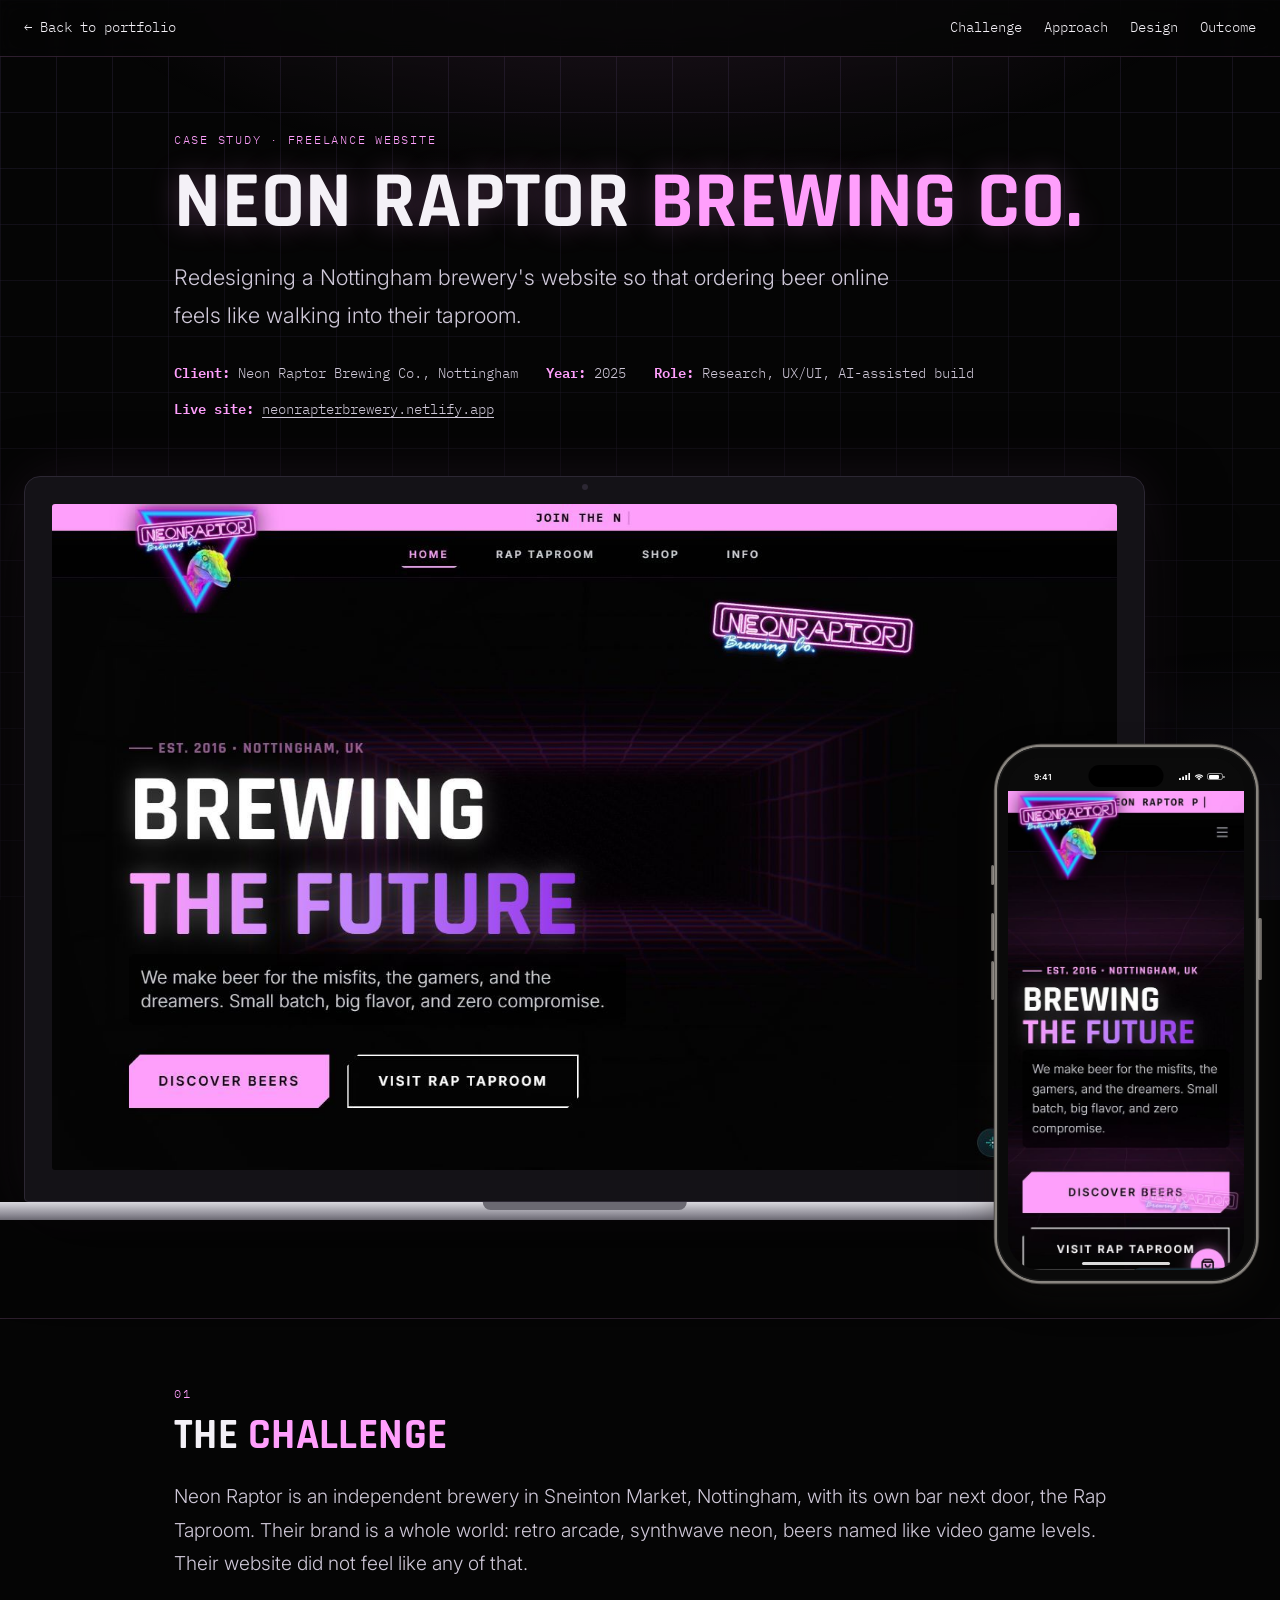
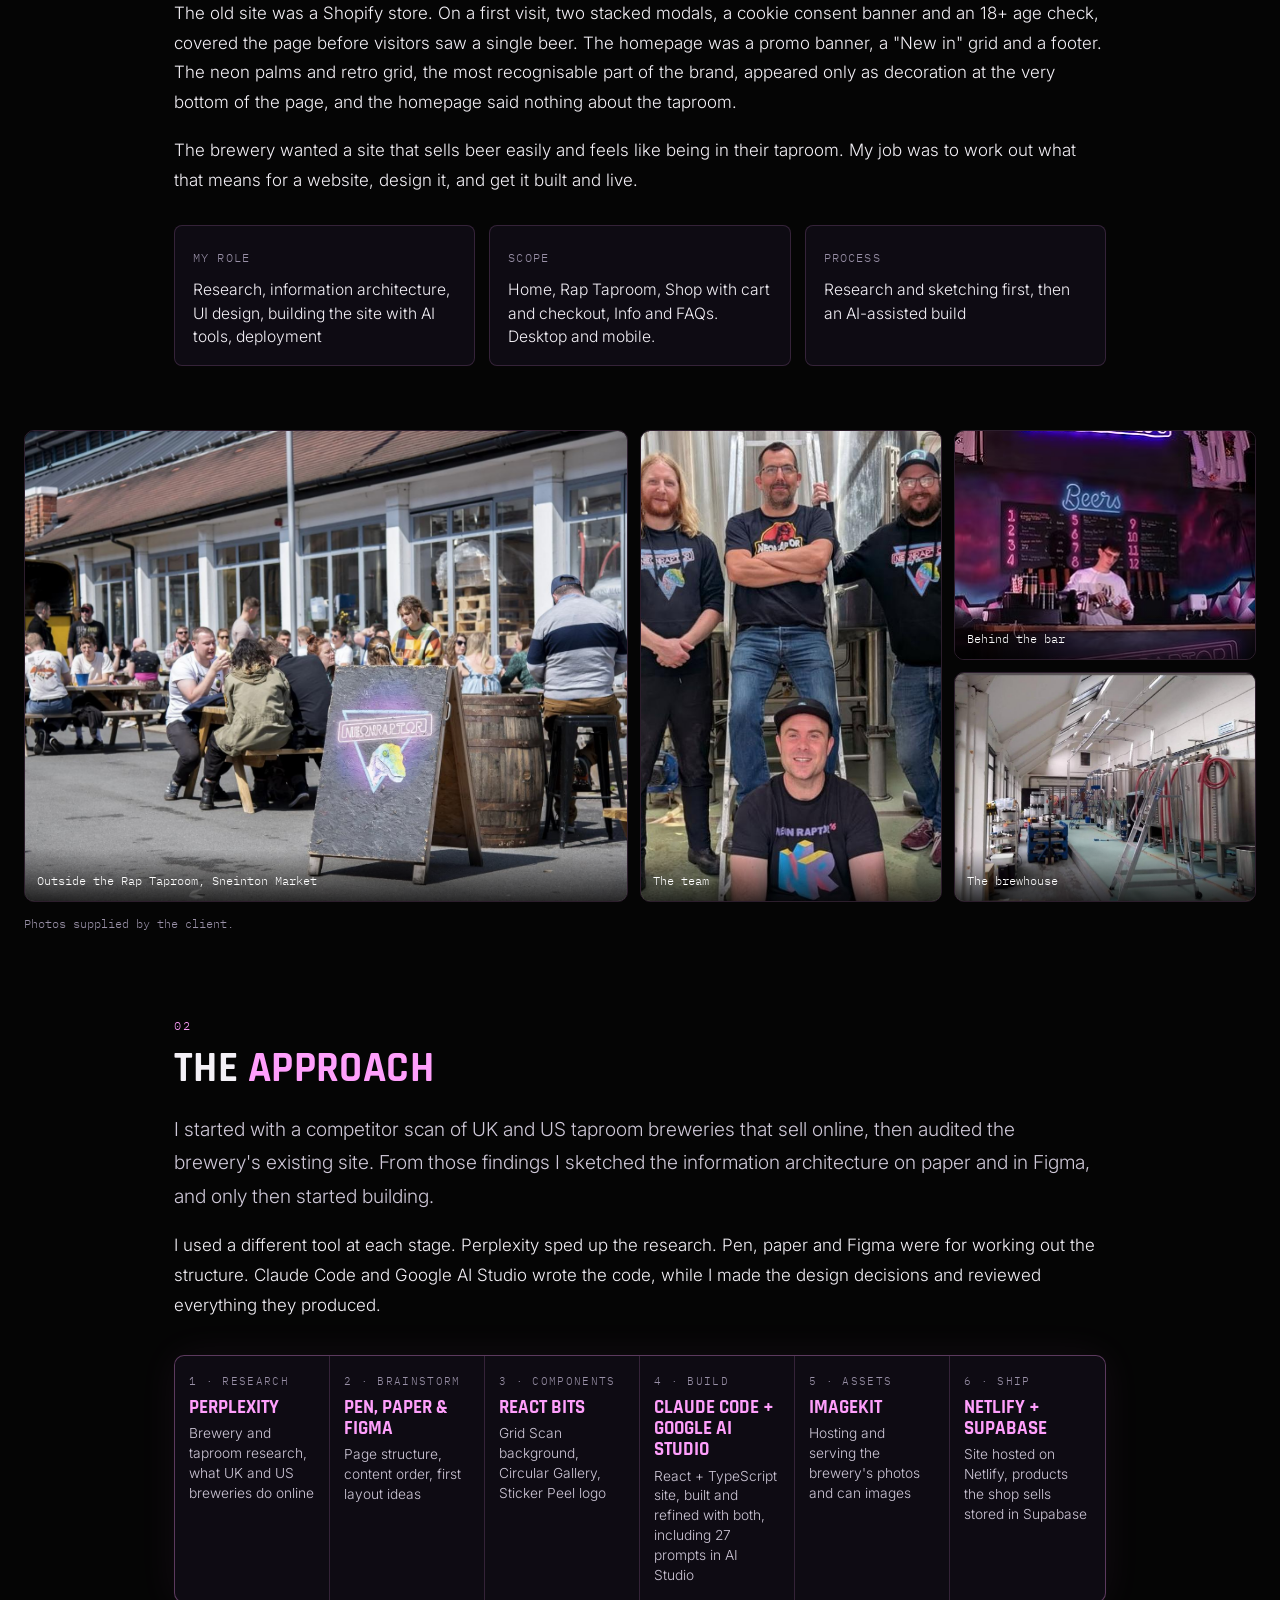
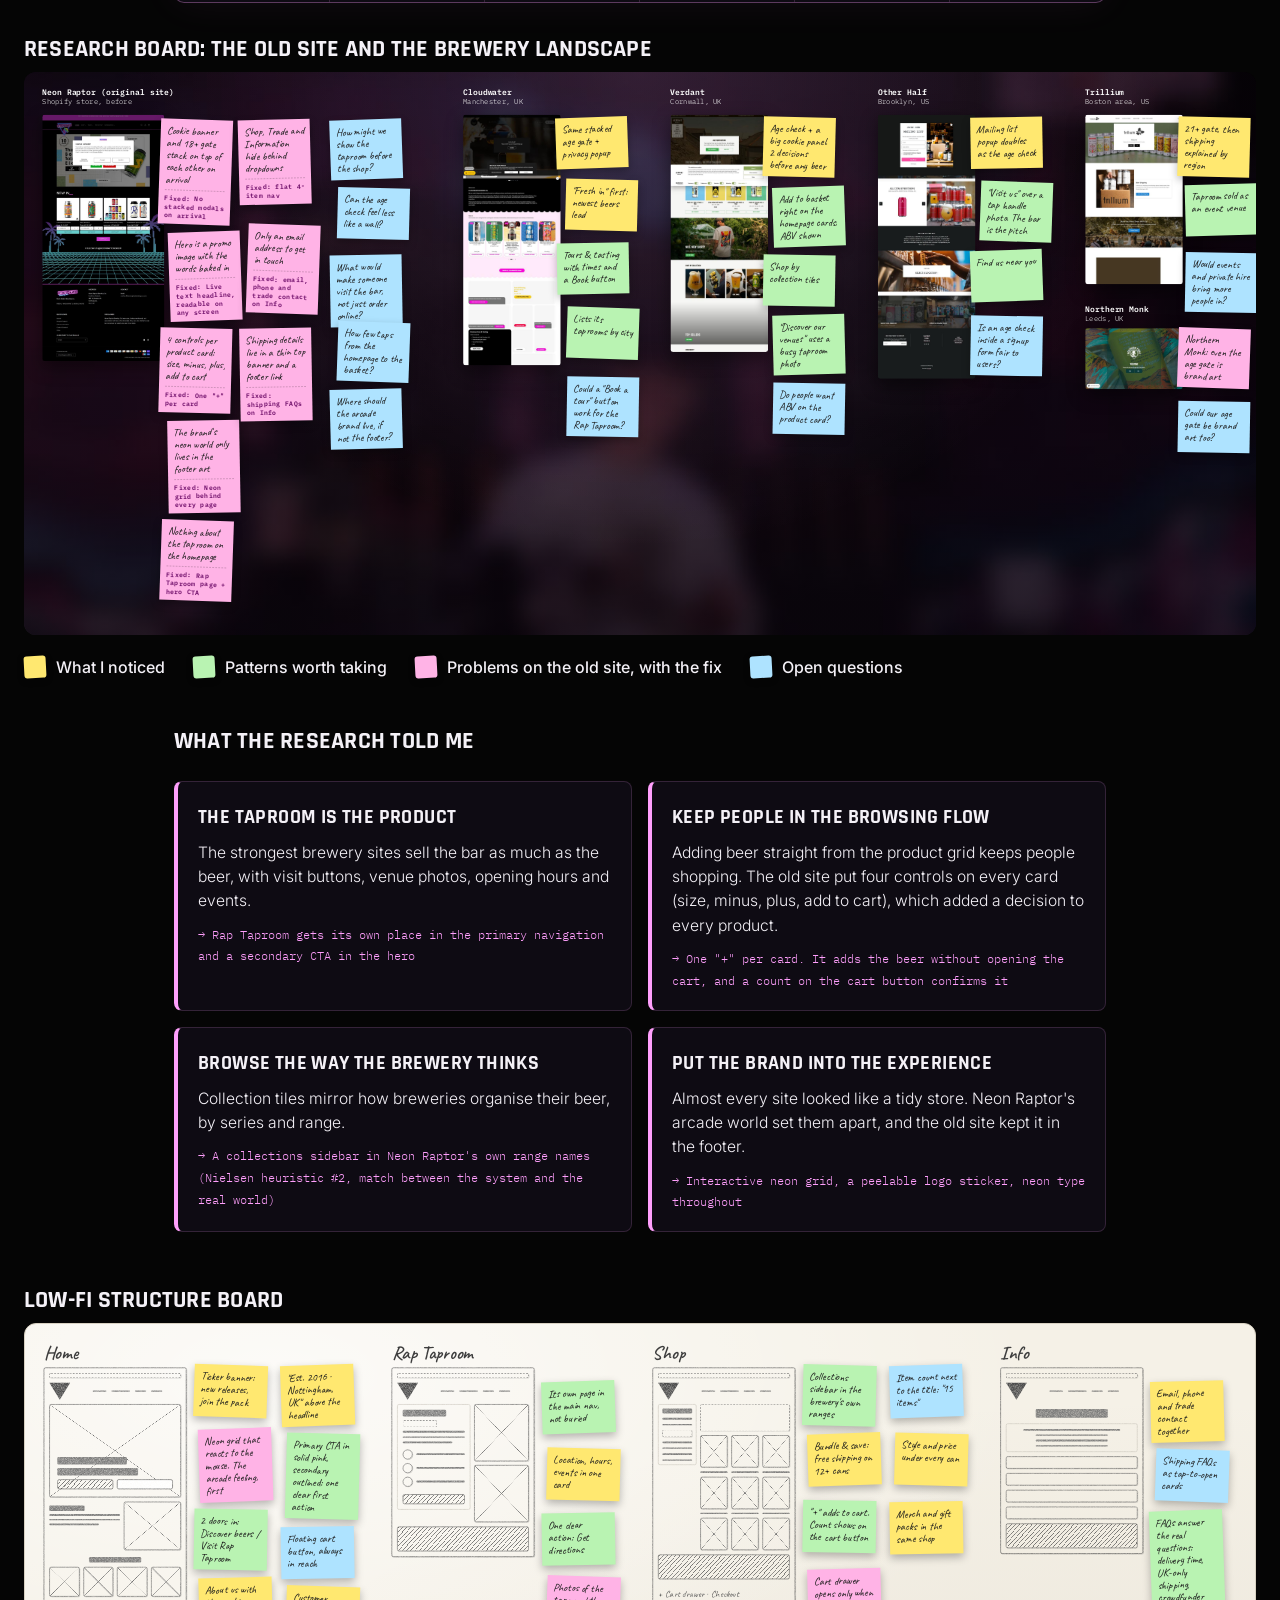
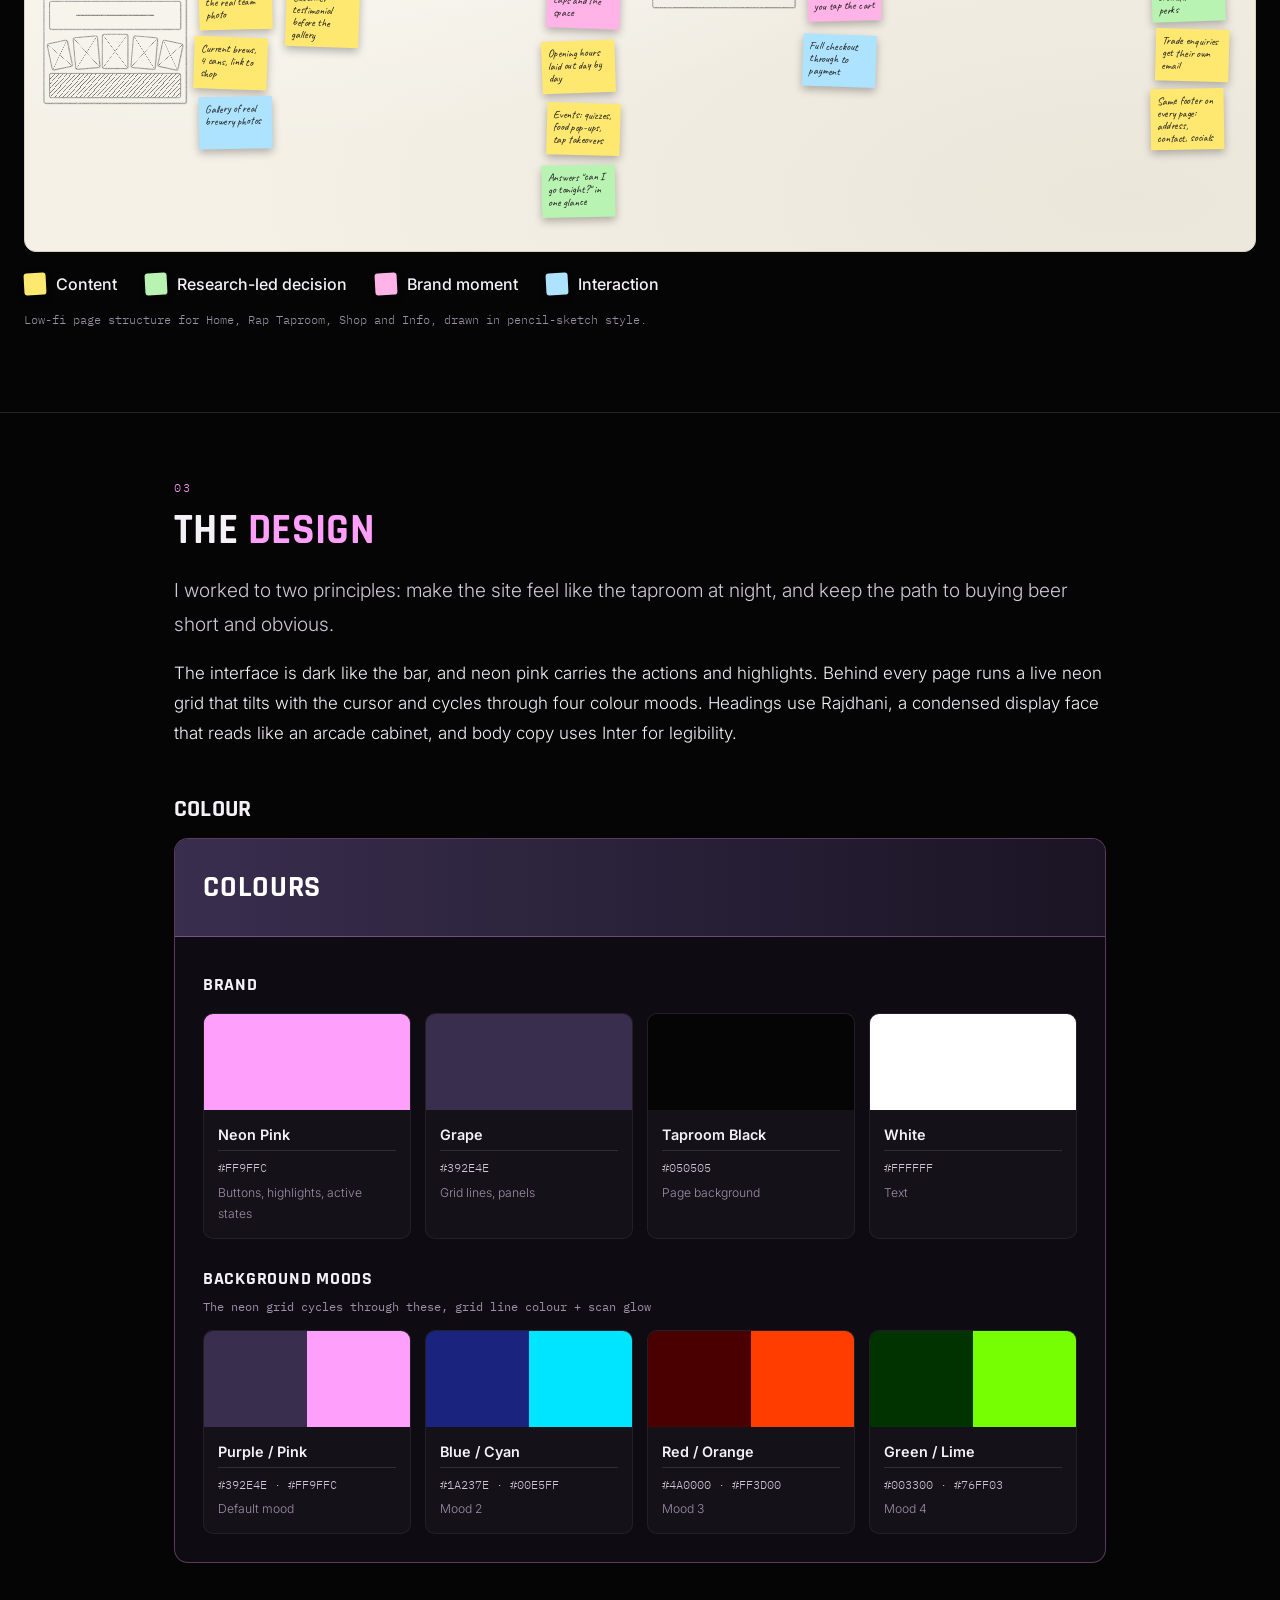
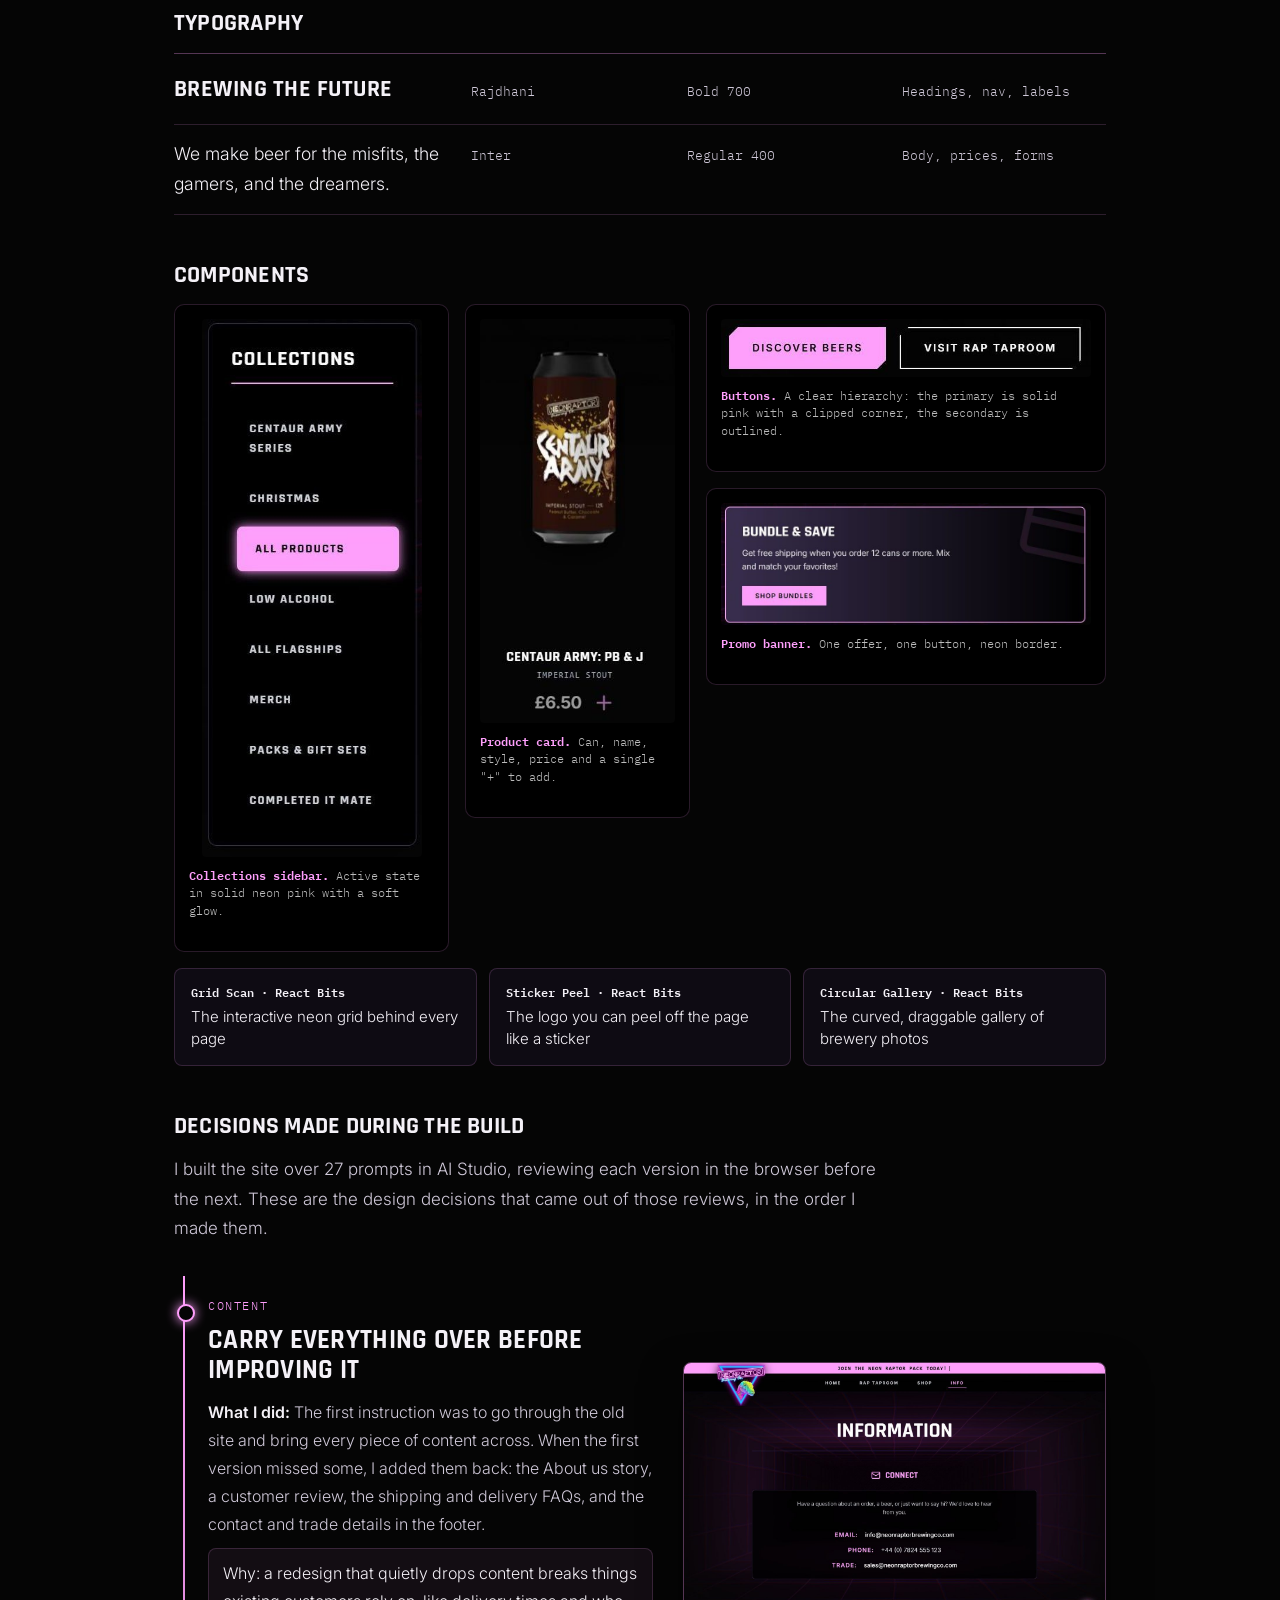
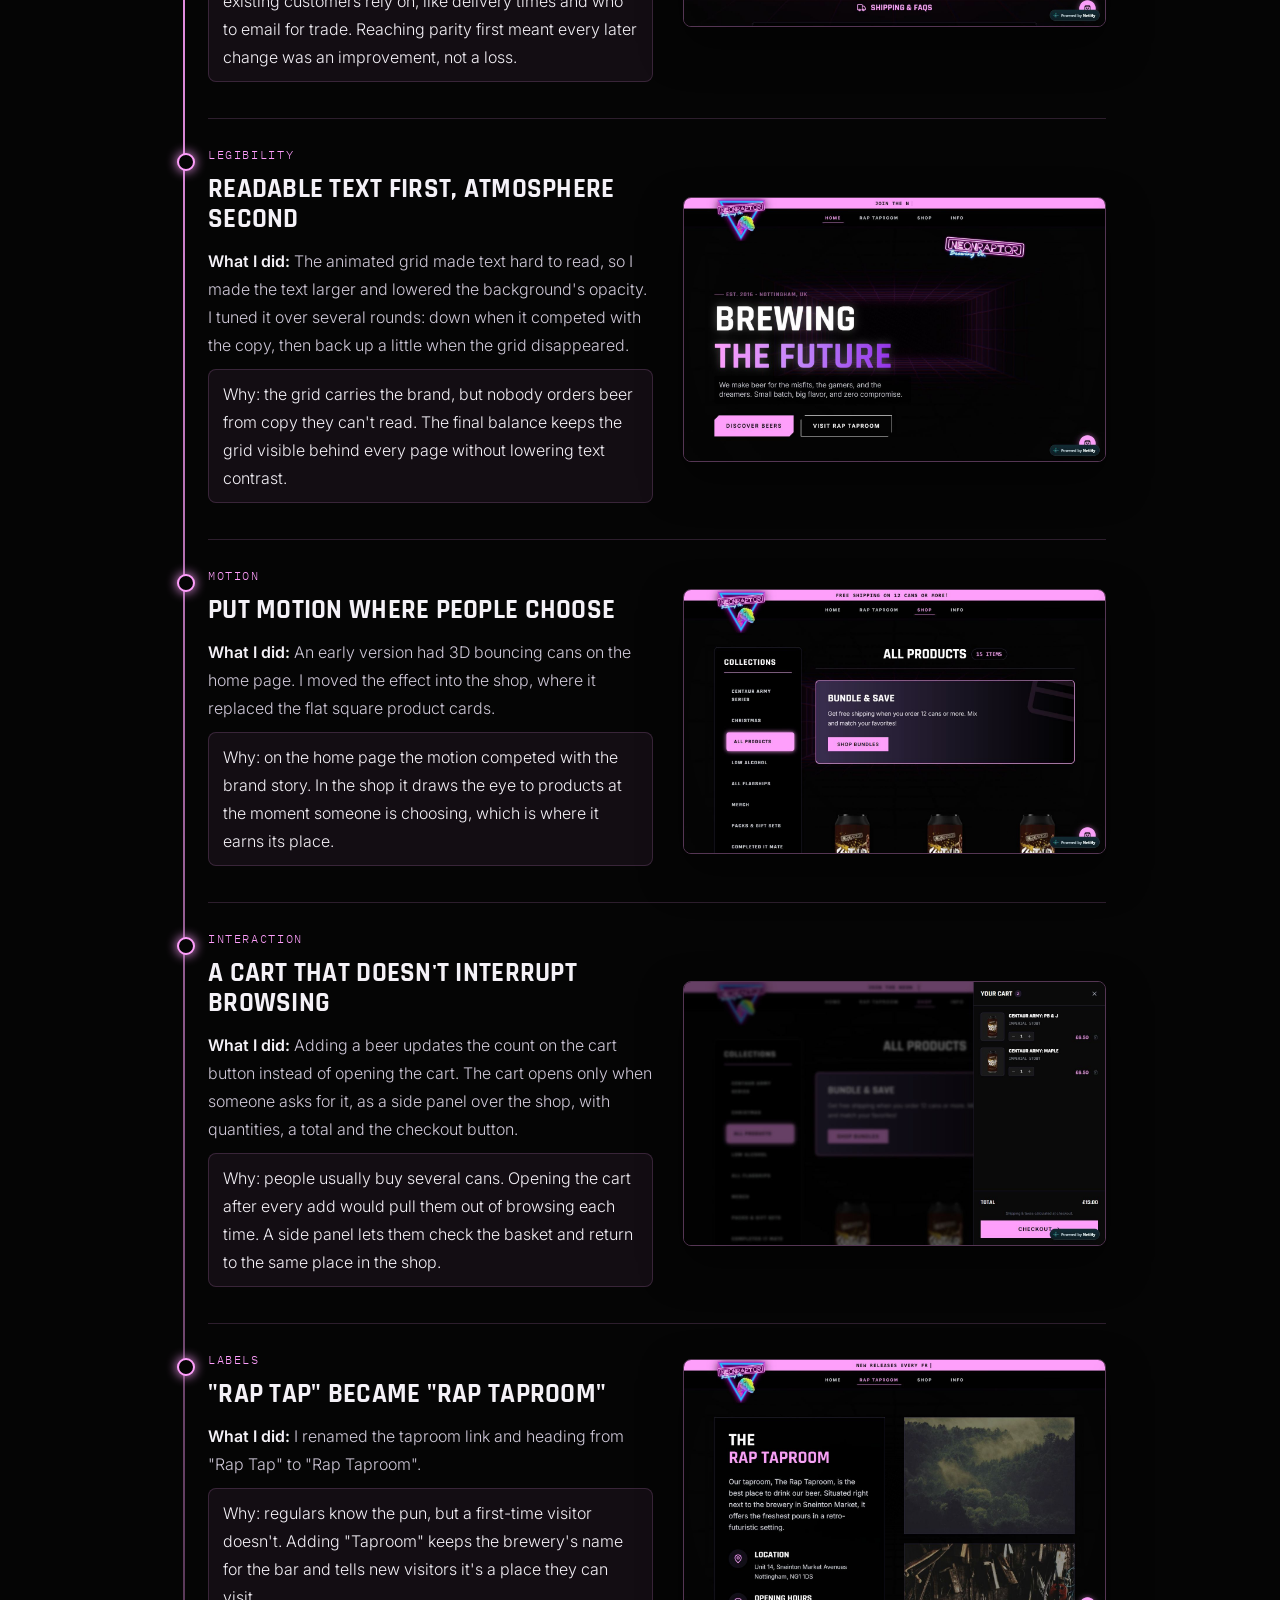
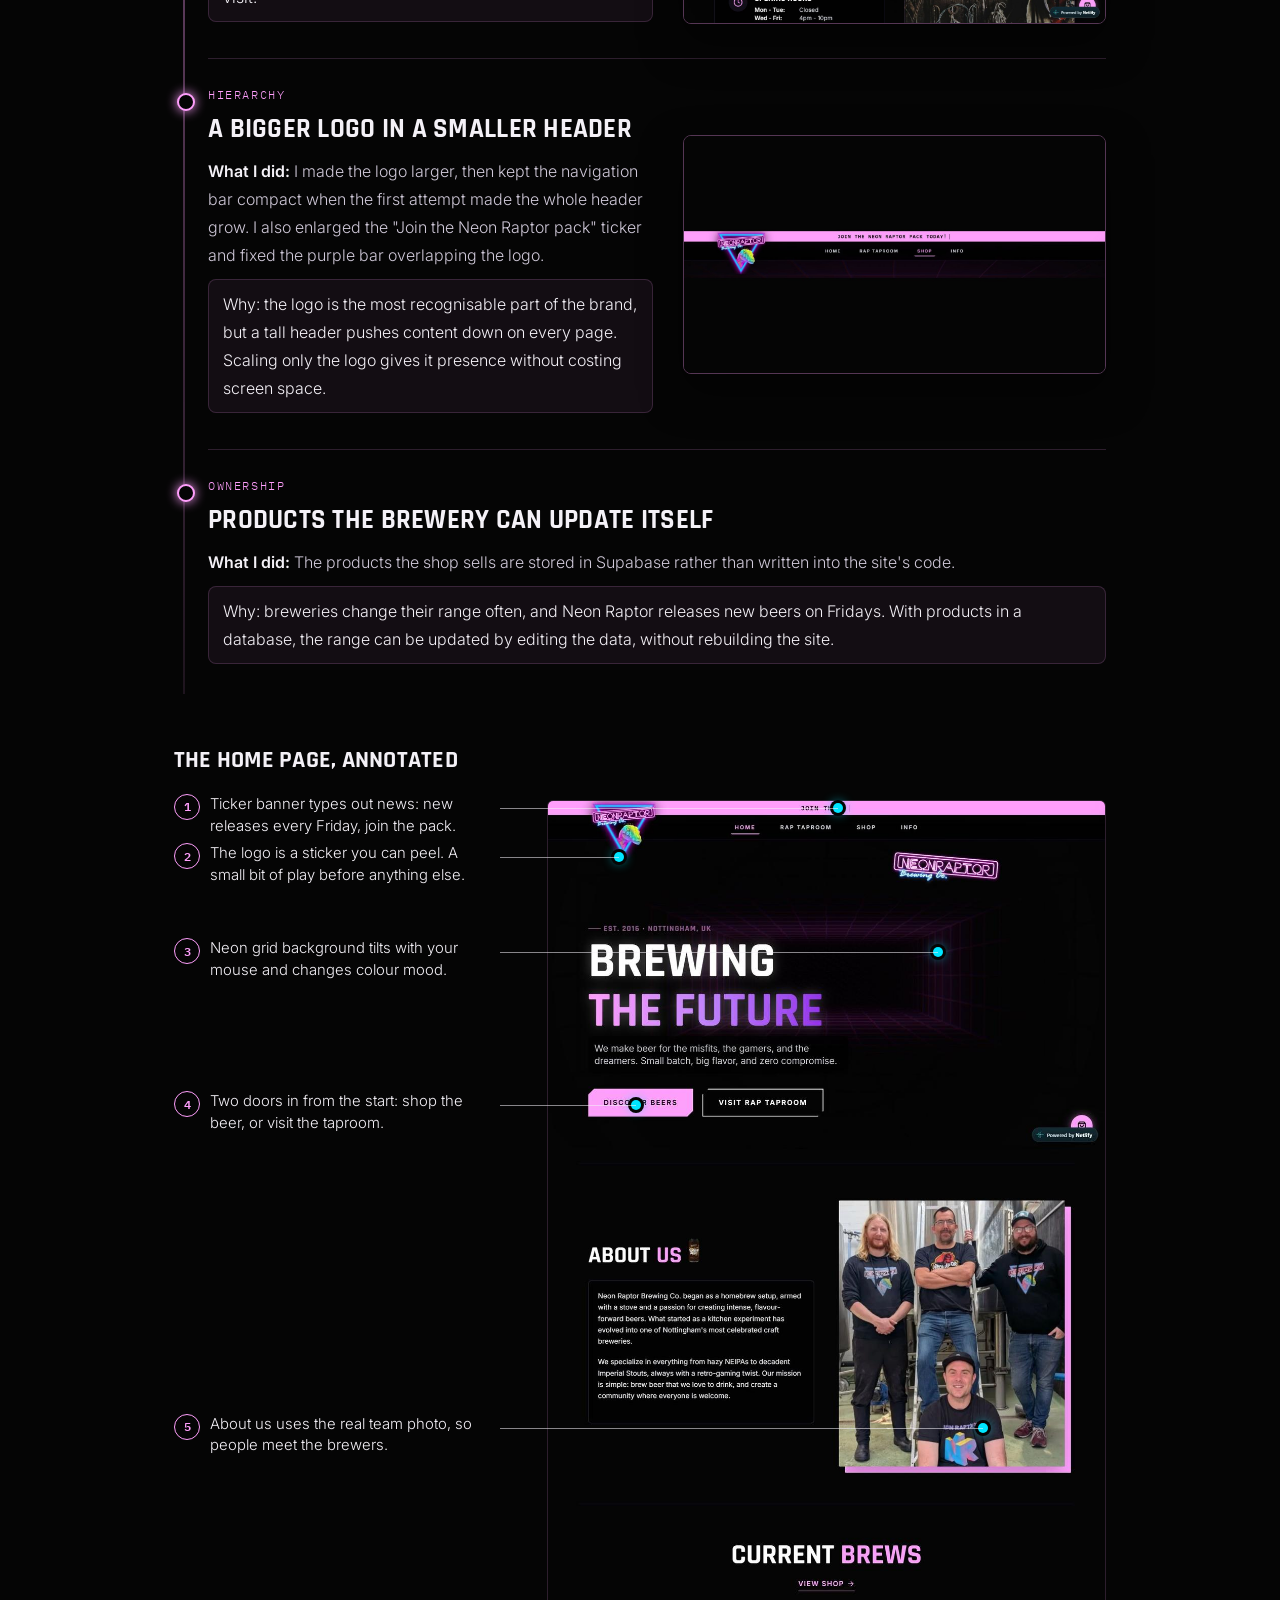
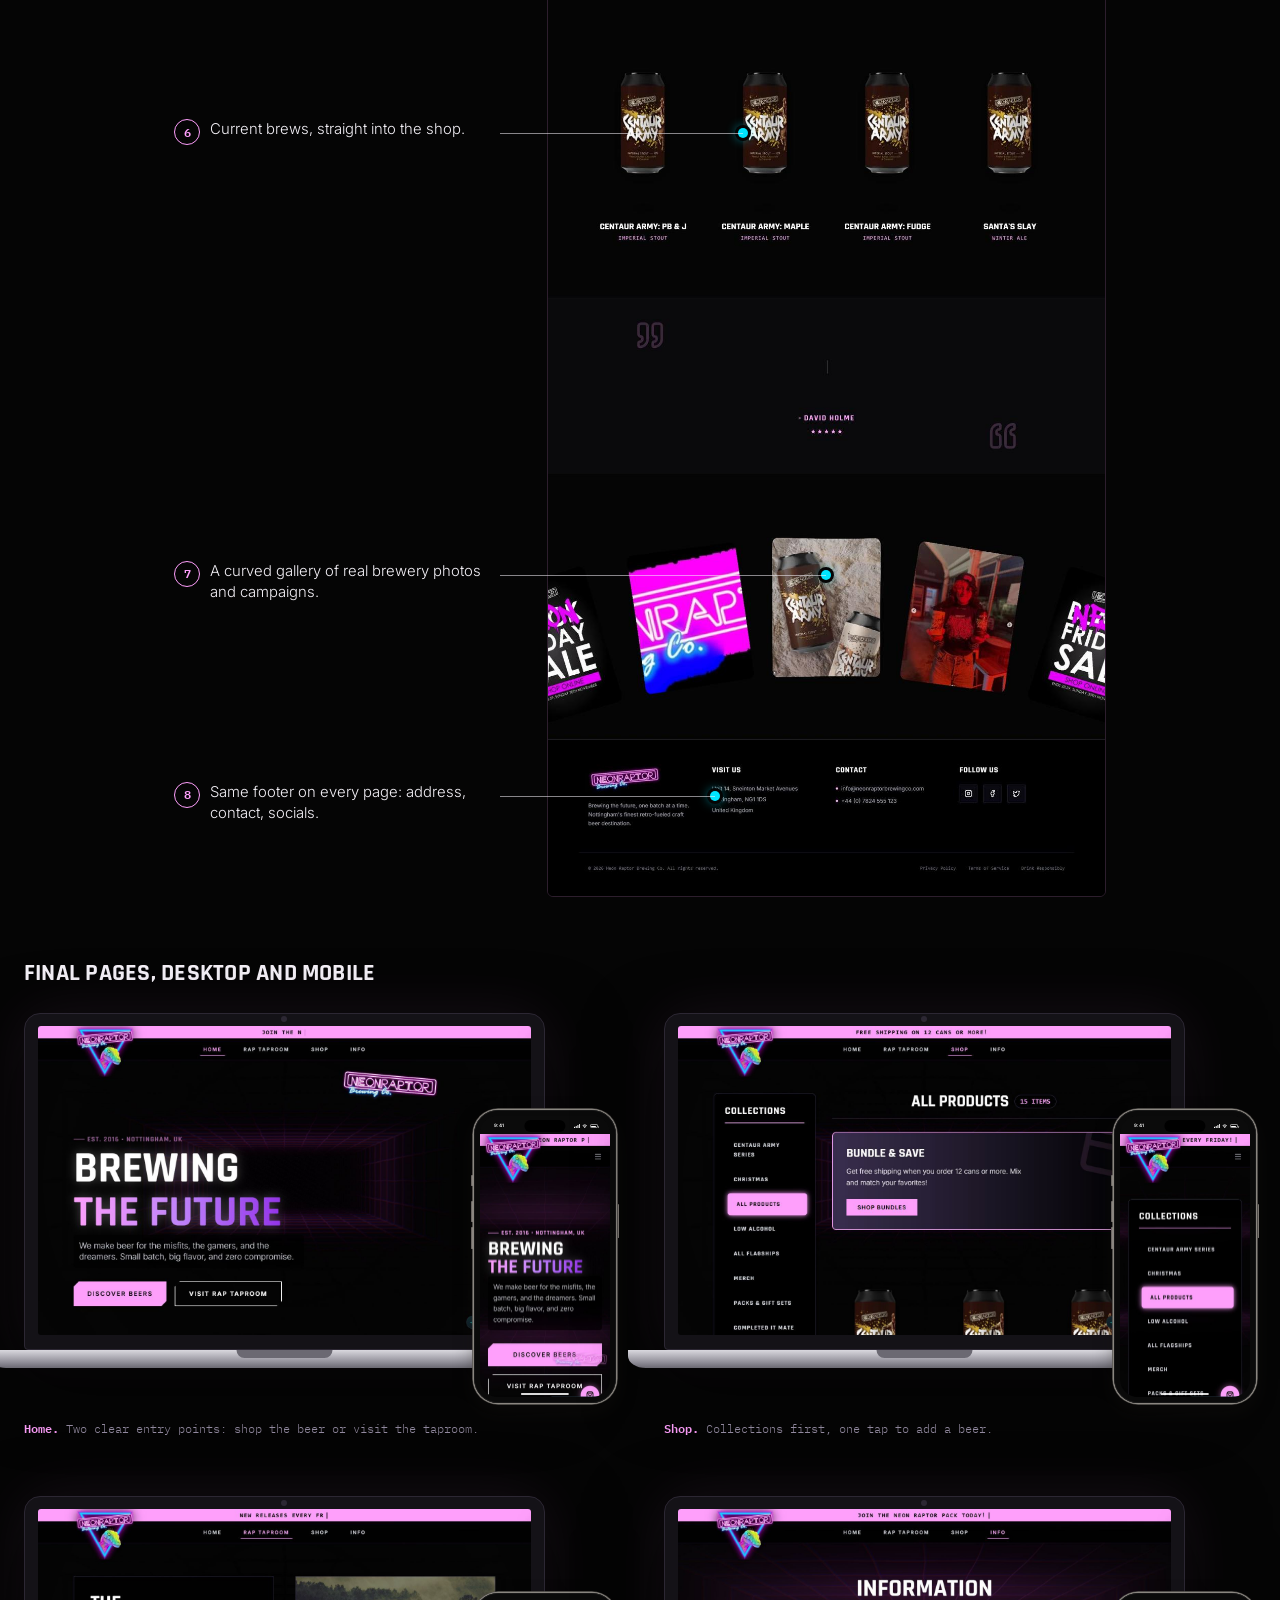
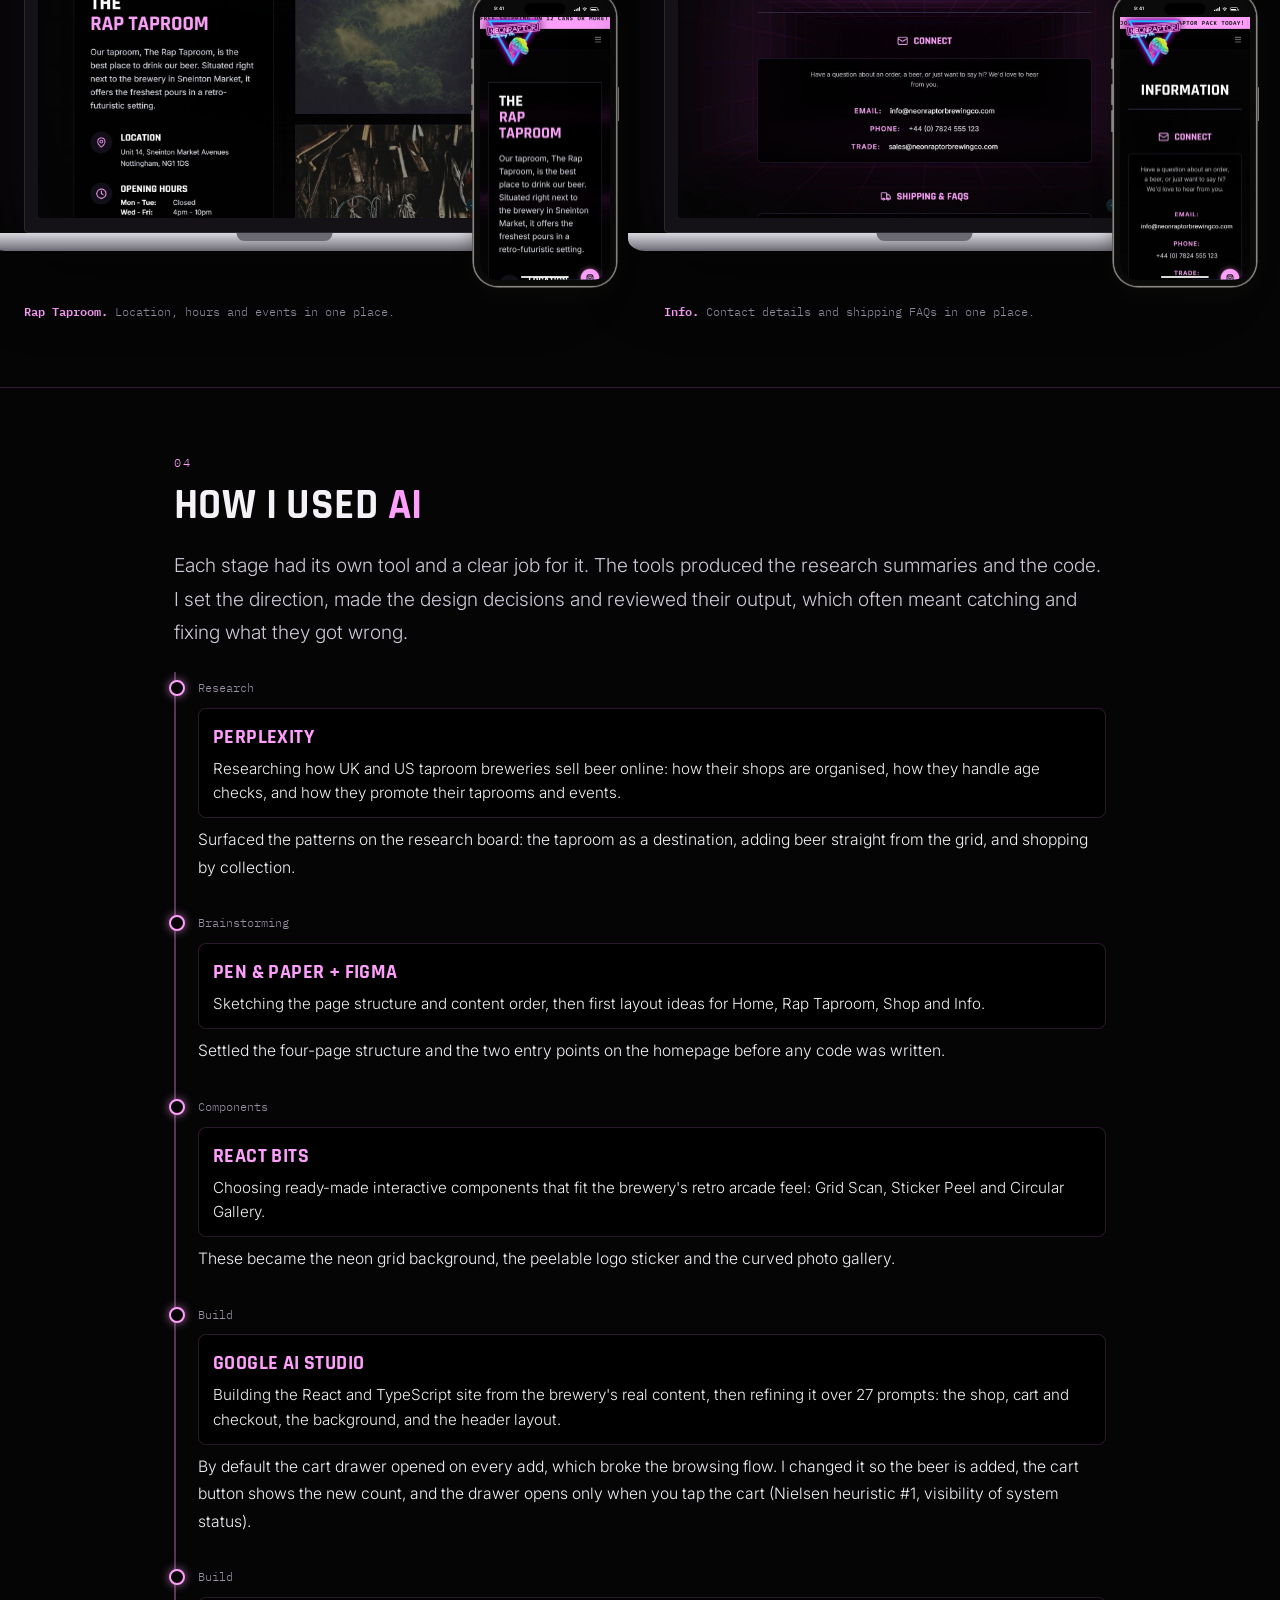
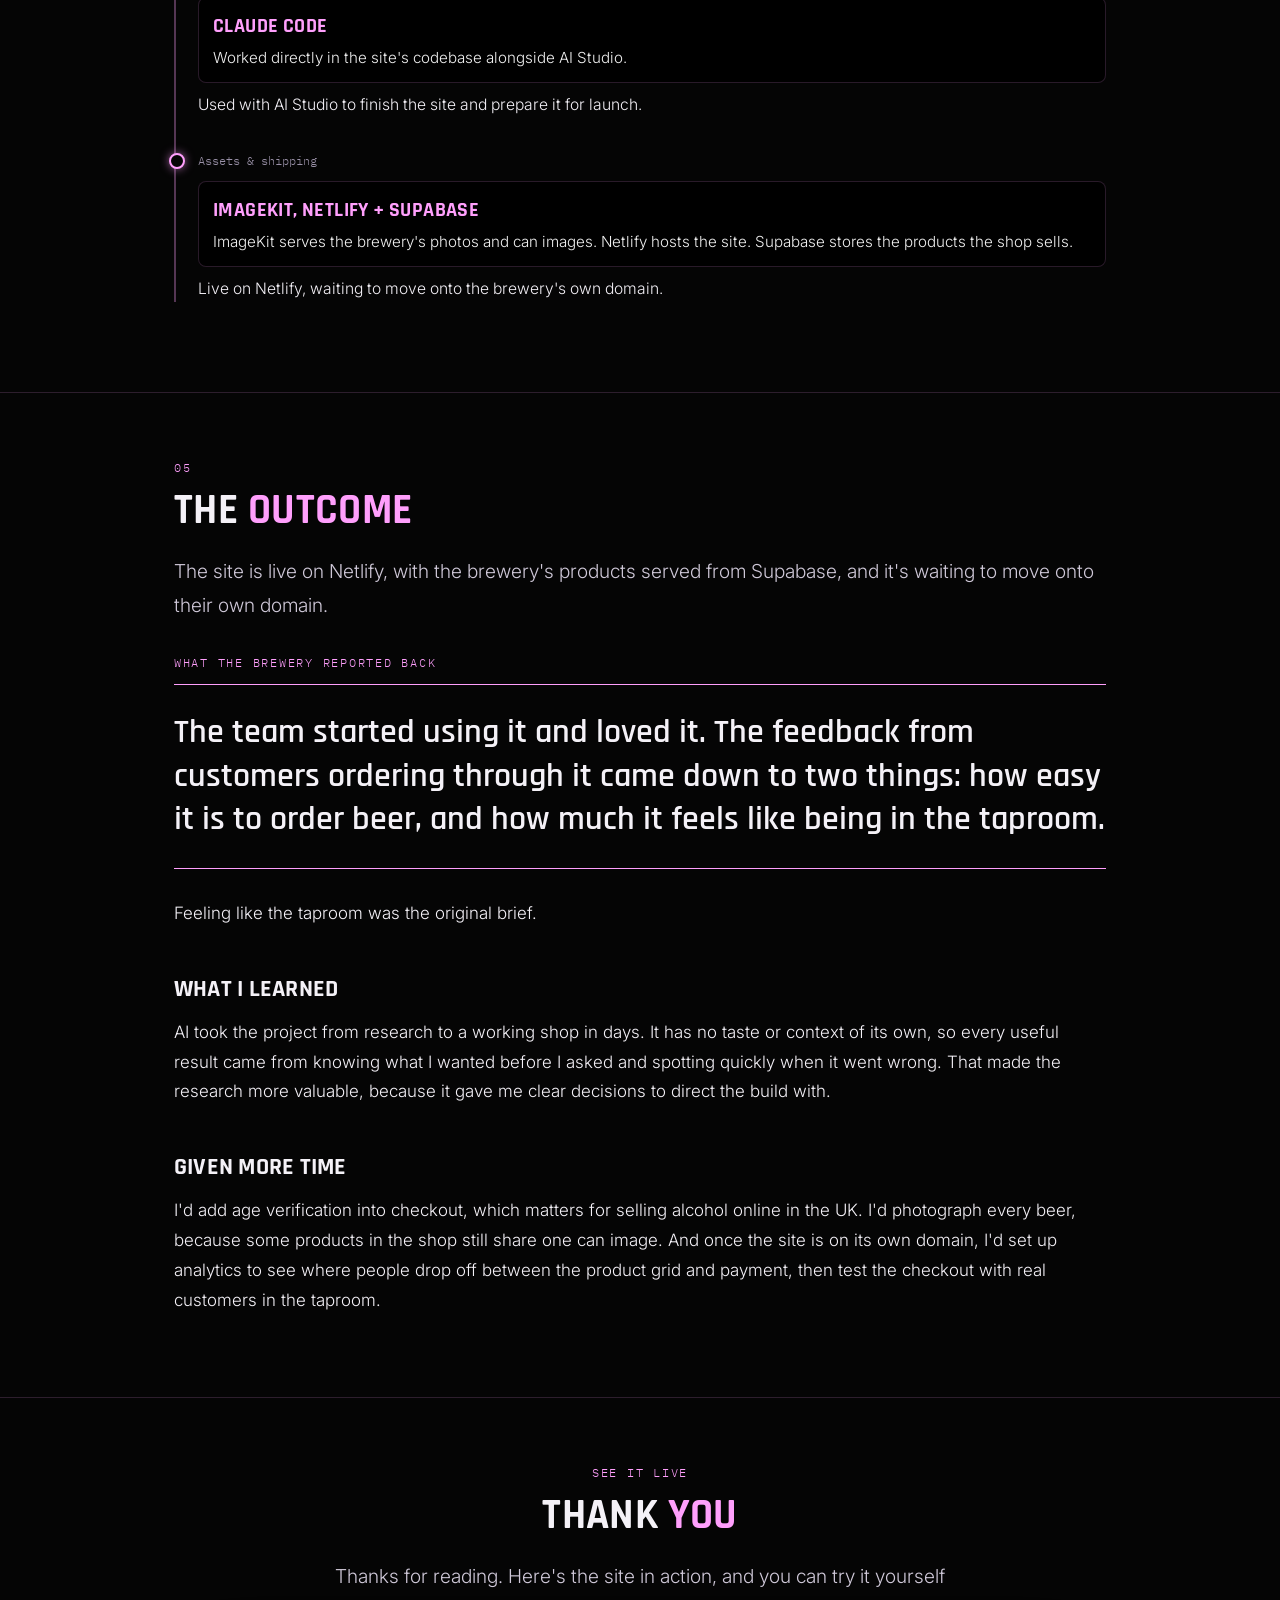
<file: case-studies/neon-rapter.html>
<!doctype html>
<html lang="en">
<head>
<!-- Google Tag Manager -->
<script>(function(w,d,s,l,i){w[l]=w[l]||[];w[l].push({'gtm.start':
new Date().getTime(),event:'gtm.js'});var f=d.getElementsByTagName(s)[0],
j=d.createElement(s),dl=l!='dataLayer'?'&l='+l:'';j.async=true;j.src=
'https://www.googletagmanager.com/gtm.js?id='+i+dl;f.parentNode.insertBefore(j,f);
})(window,document,'script','dataLayer','GTM-P87XQ3SF');</script>
<!-- End Google Tag Manager -->
<meta charset="utf-8">
<meta name="viewport" content="width=device-width, initial-scale=1">
<title>Neon Raptor Brewing Co. | Jai Anklesaria</title>
<meta name="description" content="Case study: redesigning a Nottingham brewery's website so ordering beer online feels like walking into their taproom. Research, AI-assisted build and outcome.">
<link rel="preconnect" href="https://fonts.googleapis.com">
<link rel="preconnect" href="https://fonts.gstatic.com" crossorigin>
<link href="https://fonts.googleapis.com/css2?family=Rajdhani:wght@500;600;700&family=Inter:wght@300;400;500;600&family=IBM+Plex+Mono:wght@400;500;600&family=Caveat:wght@500;600&display=swap" rel="stylesheet">
<style>
  :root{
    --canvas:#050505; --paper:#0e0b13; --ink:#F4F1F7; --ink-2:#CFC8D8; --mute:#9A91A8;
    --line:rgba(255,159,252,0.16); --line-strong:rgba(255,159,252,0.32);
    --neon:#FF9FFC; --neon-deep:#FF9FFC; --grape:#392e4e; --night:#050505;
    --sticky-y:#FFE870; --sticky-p:#FFB3E6; --sticky-g:#B9F3B2; --sticky-b:#AEE3FF;
    --focus:#00e5ff;
  }
  *{box-sizing:border-box}
  html{scroll-behavior:smooth}
  body{margin:0; background:var(--canvas); color:var(--ink); font-family:"Inter",system-ui,sans-serif; font-size:17px; font-weight:300; line-height:1.75; -webkit-font-smoothing:antialiased}
  /* the site's neon grid, as a quiet fixed backdrop */
  body::before{content:''; position:fixed; inset:0; z-index:-1; pointer-events:none;
    background:
      radial-gradient(ellipse 80% 50% at 50% -10%, rgba(255,159,252,0.14), transparent 60%),
      radial-gradient(ellipse 60% 40% at 100% 100%, rgba(57,46,78,0.55), transparent 70%),
      linear-gradient(rgba(57,46,78,0.35) 1px, transparent 1px) 0 0/56px 56px,
      linear-gradient(90deg, rgba(57,46,78,0.35) 1px, transparent 1px) 0 0/56px 56px;
    -webkit-mask-image:linear-gradient(to bottom, #000 0%, rgba(0,0,0,0.55) 45%, rgba(0,0,0,0.35) 100%);
            mask-image:linear-gradient(to bottom, #000 0%, rgba(0,0,0,0.55) 45%, rgba(0,0,0,0.35) 100%)}
  b,strong{font-weight:600}
  img{max-width:100%; height:auto; display:block}
  a{color:inherit}
  a:focus-visible,button:focus-visible{outline:3px solid var(--focus); outline-offset:3px}
  .wrap{max-width:980px; margin:0 auto; padding:0 24px}
  .wide{max-width:1320px; margin:0 auto; padding:0 24px}
  .mono{font-family:"IBM Plex Mono",ui-monospace,monospace}
  h1,h2,h3{font-family:"Rajdhani","Arial Narrow",sans-serif; font-weight:700; line-height:1.05; margin:0; letter-spacing:0.01em; text-transform:uppercase}
  h2 .hl,h1 .hl{color:var(--neon)}
  h2{font-size:clamp(1.9rem,3.4vw,2.6rem); margin-bottom:22px}
  h3{font-size:1.5rem; margin:48px 0 16px}
  p{margin:0 0 18px}
  .eyebrow{font-family:"IBM Plex Mono",monospace; font-size:0.78rem; letter-spacing:0.14em; text-transform:uppercase; color:var(--neon); margin-bottom:10px}
  .caption{font-family:"IBM Plex Mono",monospace; font-size:0.78rem; line-height:1.55; color:var(--mute); margin-top:12px}

  /* colour sheet, laid out like a Figma style sheet */
  .sheet{margin-top:10px; border:1px solid var(--line-strong); border-radius:14px; overflow:hidden; background:var(--paper)}
  .sheet-head{padding:22px 28px; background:linear-gradient(90deg,#392E4E,#1a1424); border-bottom:1px solid var(--line-strong); font-family:"Rajdhani",sans-serif; font-weight:700; font-size:1.9rem; letter-spacing:0.03em; text-transform:uppercase; color:#fff}
  .sheet-body{padding:8px 28px 28px}
  .sheet-group{margin:24px 0 12px; font-family:"Rajdhani",sans-serif; font-weight:700; font-size:1.15rem; letter-spacing:0.04em; text-transform:uppercase; color:var(--ink)}
  .sheet-group small{display:block; margin-top:2px; font-family:"IBM Plex Mono",monospace; font-size:0.72rem; font-weight:400; letter-spacing:0; text-transform:none; color:var(--mute)}
  .cards{display:grid; grid-template-columns:repeat(4,1fr); gap:14px}
  .card{border-radius:10px; overflow:hidden; background:#151119; border:1px solid rgba(255,255,255,0.06)}
  .card .chip{height:96px}
  .card .chip.duo{display:grid; grid-template-columns:1fr 1fr}
  .card .meta-c{padding:12px 14px 14px; display:flex; flex-direction:column; gap:3px}
  .card .meta-c b{font-family:"Inter",sans-serif; font-weight:600; font-size:0.9rem; color:var(--ink)}
  .card .meta-c span{font-family:"IBM Plex Mono",monospace; font-size:0.76rem; color:var(--ink-2); padding-top:6px; border-top:1px solid rgba(255,255,255,0.12)}
  .card .meta-c em{font-style:normal; font-size:0.76rem; color:var(--mute)}
  @media (max-width:760px){.cards{grid-template-columns:repeat(2,1fr)} .sheet-body{padding:6px 16px 18px} .sheet-head{padding:16px 18px}}
  /* client photo mosaic */
  .mosaic{display:grid; grid-template-columns:2fr 1fr 1fr; grid-template-rows:230px 230px; gap:12px}
  .mosaic figure{position:relative; margin:0; overflow:hidden; border-radius:10px; border:1px solid var(--line)}
  .mosaic img{width:100%; height:100%; object-fit:cover}
  .mosaic .m-big{grid-row:1 / 3}
  .mosaic .m-tall{grid-row:1 / 3}
  .mosaic .m-tall img{object-position:50% 20%}
  .mosaic figcaption{position:absolute; left:0; right:0; bottom:0; padding:22px 12px 9px; background:linear-gradient(transparent, rgba(0,0,0,0.75)); font-family:"IBM Plex Mono",monospace; font-size:0.74rem; color:#fff}
  @media (max-width:760px){.mosaic{grid-template-columns:1fr 1fr; grid-template-rows:200px 170px 170px} .mosaic .m-big{grid-column:1 / 3; grid-row:auto} .mosaic .m-tall{grid-row:2 / 4}}
  .legend-row{display:flex; flex-wrap:wrap; gap:12px 28px; margin-top:18px; font-family:"Inter",sans-serif; font-size:1rem; font-weight:500; color:var(--ink)}
  .legend-row span{display:inline-flex; align-items:center; gap:10px}
  .legend-row i{width:22px; height:22px; border-radius:3px; box-shadow:0 2px 6px rgba(0,0,0,0.35); transform:rotate(-3deg)}
  .legend-row .sw-y{background:var(--sticky-y)} .legend-row .sw-g{background:var(--sticky-g)} .legend-row .sw-p{background:var(--sticky-p)} .legend-row .sw-b{background:var(--sticky-b)}
  /* low-fi board as pencil sketches in a sketchbook */
  body .board.figjam{background-color:#F5F1E7; background-image:radial-gradient(ellipse at 20% 10%, rgba(255,255,255,0.7), transparent 55%), radial-gradient(ellipse at 90% 90%, rgba(120,100,70,0.08), transparent 60%); background-size:100% 100%; background-repeat:no-repeat; border:1px solid #d8d1c2}
  body .figjam .col .label{color:#3d3d3d !important}
  .figjam .col .label b{font-family:"Caveat",cursive; font-size:1.9rem; font-weight:600; letter-spacing:0}
  .figjam .wf{background:transparent; border:1.6px solid #4d4d4d; border-radius:3px; box-shadow:1.2px 1px 0 rgba(77,77,77,0.28); filter:url(#graphite)}
  .figjam .wf .b{background:transparent !important; border:1.3px solid #5a5a5a; box-shadow:1px 0.8px 0 rgba(90,90,90,0.25)}
  .figjam .wf .d{background:repeating-linear-gradient(-48deg, rgba(70,70,70,0.75) 0 1.1px, transparent 1.1px 5px) !important; border:1.4px solid #4d4d4d}
  .figjam .wf .ln{background:#6a6a6a !important; height:2.5px; border-radius:2px; opacity:0.85}
  .figjam .wf .ph{background:transparent; border:1.3px solid #5a5a5a; box-shadow:1px 0.8px 0 rgba(90,90,90,0.25)}
  .figjam .wf .ph::after{background:linear-gradient(to top right, transparent calc(50% - 0.6px), #6a6a6a, transparent calc(50% + 0.6px)), linear-gradient(to top left, transparent calc(50% - 0.6px), #6a6a6a, transparent calc(50% + 0.6px))}
  .figjam .wf .pill{border-color:#4d4d4d !important}
  .figjam .wf .t{font-family:"Caveat",cursive; font-size:15px; color:#4d4d4d; letter-spacing:0}
  .figjam .wf [style*="e9c6e7"], .figjam .wf [style*="f6eef5"]{background:transparent !important; border:1.3px dashed #5a5a5a !important}
  .figjam .wf [style*="clip-path"]{background:#4d4d4d !important}
  /* closing: thank you + video + live link */
  .thanks-laptop{max-width:860px; margin:0 auto}
  .thanks-laptop video{display:block; width:100%; height:auto; border-radius:3px; background:#000}
  .live-btn{display:inline-flex; align-items:center; gap:10px; padding:16px 30px; background:var(--neon); color:#050505; font-family:"Rajdhani",sans-serif; font-weight:700; font-size:1.15rem; letter-spacing:0.12em; text-transform:uppercase; text-decoration:none; clip-path:polygon(0 0, 100% 0, 100% 72%, calc(100% - 12px) 100%, 0 100%); box-shadow:0 0 30px rgba(255,159,252,0.35); transition:transform .2s ease, box-shadow .2s ease}
  .live-btn:hover{transform:translateY(-2px); box-shadow:0 0 44px rgba(255,159,252,0.55)}
  .live-btn:focus-visible{outline:3px solid #00e5ff; outline-offset:4px}
  /* device mockups */
  .laptop{position:relative}
  .laptop .lid{background:#141217; border:1px solid #2c2733; border-radius:16px 16px 4px 4px; padding:2.4% 2.4% 2.8%; box-shadow:0 30px 80px rgba(0,0,0,0.6), 0 0 60px rgba(255,159,252,0.08)}
  .laptop .lid::before{content:''; position:absolute; top:1.1%; left:50%; width:6px; height:6px; margin-left:-3px; border-radius:50%; background:#2c2733}
  .laptop .lid img{border-radius:3px; width:100%}
  .laptop .base{position:relative; height:clamp(10px,1.4vw,18px); margin:0 -7%; background:linear-gradient(#d9d8de,#8e8c96 70%,#6b6972); border-radius:0 0 18px 18px / 0 0 12px 12px}
  .laptop .base::after{content:''; position:absolute; top:0; left:50%; width:16%; height:45%; transform:translateX(-50%); background:#6b6972; border-radius:0 0 8px 8px}
  .phone{position:relative; background:#0d0b10; border:1px solid #2c2733; border-radius:14% / 6.5%; padding:3.2%; box-shadow:0 24px 60px rgba(0,0,0,0.65), 0 0 40px rgba(255,159,252,0.1)}
  .phone img{border-radius:11% / 5.2%; width:100%}
  .phone::before{content:''; position:absolute; top:4.3%; left:50%; width:30%; height:2.4%; transform:translateX(-50%); background:#0d0b10; border-radius:999px; z-index:1}
  .stage{position:relative; padding:10px 9% 5% 0}
  .stage .phone{position:absolute; right:0; bottom:0; width:21%}
  .pairs{display:grid; grid-template-columns:1fr 1fr; gap:56px 48px; margin-top:26px}
  .pair{margin:0}
  .pair .stage{padding:0 12% 6% 0}
  .pair .stage .phone{width:24%}
  .pair figcaption{font-family:"IBM Plex Mono",monospace; font-size:0.78rem; color:var(--mute); margin-top:14px}
  .pair figcaption b{color:var(--neon); font-weight:600}
  @media (max-width:860px){.pairs{grid-template-columns:1fr}}

  /* top bar */
  .topbar{position:sticky; top:0; z-index:20; background:rgba(5,5,5,0.82); backdrop-filter:blur(10px); border-bottom:1px solid var(--line)}
  .topbar a:hover{color:var(--neon)}
  .topbar .wide{display:flex; justify-content:space-between; align-items:center; height:56px}
  .topbar a{font-family:"IBM Plex Mono",monospace; font-size:0.85rem; text-decoration:none}
  .topbar a:hover{text-decoration:underline}
  .topbar nav{display:flex; gap:22px}
  @media (max-width:700px){.topbar nav{display:none}}

  /* header */
  header.hero{padding:72px 0 36px}
  header.hero h1{font-size:clamp(2.8rem,6.4vw,5rem); text-shadow:0 0 28px rgba(255,159,252,0.25)}
  header.hero .sub{font-size:clamp(1.1rem,2vw,1.35rem); color:var(--ink-2); margin:14px 0 26px; max-width:760px}
  .meta{display:flex; flex-wrap:wrap; gap:10px 28px; font-family:"IBM Plex Mono",monospace; font-size:0.85rem; color:var(--ink-2)}
  .meta span b{color:var(--neon); font-weight:600}
  .meta a{text-underline-offset:3px}
  .screens{display:grid; grid-template-columns:1fr 1fr; gap:14px; margin-top:40px}
  .screens img{border-radius:6px; border:1px solid var(--line); background:#000}
  @media (max-width:700px){.screens{grid-template-columns:1fr}}

  section{padding:64px 0}
  .lede{font-size:1.2rem; color:var(--ink-2)}
  .facts{display:grid; grid-template-columns:repeat(3,1fr); gap:14px; margin:30px 0 0}
  .fact{background:var(--paper); border:1px solid var(--line); border-radius:8px; padding:16px 18px}
  .fact .mono{font-size:0.72rem; letter-spacing:0.1em; text-transform:uppercase; color:var(--mute)}
  .fact p{margin:6px 0 0; font-size:0.98rem; line-height:1.5}
  @media (max-width:760px){.facts{grid-template-columns:1fr}}

  .photo-band{display:flex; flex-direction:column; align-items:center}
  .photo-band img{width:100%; max-width:460px; border-radius:8px}
  .photo-band .caption{text-align:center}

  /* toolchain */
  .chain{display:grid; grid-template-columns:repeat(6,1fr); gap:0; margin:34px 0 10px; border:1px solid var(--line-strong); border-radius:10px; overflow:hidden; background:var(--paper); box-shadow:0 0 40px rgba(255,159,252,0.06)}
  .chain > div{padding:16px 14px; border-right:1px solid var(--line)}
  .chain > div:last-child{border-right:0}
  .chain .step{font-family:"IBM Plex Mono",monospace; font-size:0.7rem; letter-spacing:0.12em; text-transform:uppercase; color:var(--mute)}
  .chain .tool{font-family:"Rajdhani",sans-serif; font-weight:700; font-size:1.2rem; text-transform:uppercase; color:var(--neon); margin:6px 0 6px; line-height:1.1}
  .chain .what{font-size:0.86rem; line-height:1.45; color:var(--ink-2)}
  @media (max-width:980px){.chain{grid-template-columns:repeat(2,1fr)} .chain > div{border-bottom:1px solid var(--line)}}

  /* whiteboards */
  .board-wrap{margin-top:34px}
  .board-head{display:flex; justify-content:space-between; align-items:baseline; gap:16px; flex-wrap:wrap; margin-bottom:10px}
  .board-head h3{margin:0}
  .scroll-hint{font-family:"IBM Plex Mono",monospace; font-size:0.75rem; color:var(--mute)}
  .board{position:relative; overflow:hidden; border-radius:12px}
  .board .canvas{transform-origin:0 0}
  .board:focus-visible{outline:3px solid var(--focus); outline-offset:3px}
  .canvas{position:relative}
  .board.taproom{background:#120a12 url("images/neon-rapter/taproom-bg.jpg") center/cover}
  .board.taproom::before{content:''; position:absolute; inset:0; background:radial-gradient(ellipse at 50% 0%, rgba(255,159,252,0.16), transparent 60%), linear-gradient(rgba(10,4,12,0.55), rgba(10,4,12,0.72)); pointer-events:none}
  .board.figjam{background-color:#16111d; background-image:radial-gradient(rgba(255,159,252,0.22) 1px, transparent 1px); background-size:22px 22px; border:1px solid var(--line)}
  .figjam .col .label{color:var(--ink) !important}
  .col{position:absolute; top:70px}
  .col .label{position:absolute; top:-48px; left:0; font-family:"IBM Plex Mono",monospace; font-size:0.74rem; line-height:1.35; white-space:nowrap}
  .taproom .col .label{color:#fff}
  .col .label b{display:block; font-size:0.86rem}
  .shot{width:160px; border-radius:4px; box-shadow:0 10px 30px rgba(0,0,0,0.45); background:#000}
  .sticky{position:absolute; width:118px; min-height:84px; padding:9px 10px; font-family:"Caveat",cursive; font-size:1.12rem; line-height:1.12; color:#1c1c1c; box-shadow:0 6px 14px rgba(0,0,0,0.28); transform:rotate(var(--r,-1.5deg))}
  .sticky.y{background:var(--sticky-y)} .sticky.p{background:var(--sticky-p)} .sticky.g{background:var(--sticky-g)} .sticky.b{background:var(--sticky-b)}
  .sticky.wide{width:170px}
  .sticky .fix{display:block; margin-top:7px; padding-top:5px; border-top:1px dashed rgba(0,0,0,0.3); font-family:"IBM Plex Mono",monospace; font-size:0.66rem; line-height:1.3; font-weight:600; color:#6b0a66}
  .board-note{position:absolute; font-family:"IBM Plex Mono",monospace; font-size:0.72rem; color:rgba(255,255,255,0.8)}
  .figjam .board-note{color:var(--mute)}
  .legend{display:flex; flex-wrap:wrap; gap:14px 22px; margin-top:12px; font-family:"IBM Plex Mono",monospace; font-size:0.76rem; color:var(--mute)}
  .legend i{display:inline-block; width:12px; height:12px; margin-right:6px; vertical-align:-1px}

  /* low-fi wireframes */
  .wf{position:absolute; top:70px; width:230px; background:#fff; border:1.5px solid #9d978c; border-radius:6px; padding:8px; display:flex; flex-direction:column; gap:7px}
  .wf .b{background:#d9d5cc; border-radius:3px}
  .wf .d{background:#9d978c}
  .wf .ln{height:6px; background:#c9c4ba; border-radius:3px}
  .wf .row{display:flex; gap:6px}
  .wf .pill{height:16px; border-radius:3px; flex:1}
  .wf .ph{position:relative; background:#e8e4dc; border:1px dashed #b3ada2; border-radius:3px}
  .wf .ph::after{content:''; position:absolute; inset:0; background:linear-gradient(to top right, transparent calc(50% - 0.5px), #c9c4ba, transparent calc(50% + 0.5px)), linear-gradient(to top left, transparent calc(50% - 0.5px), #c9c4ba, transparent calc(50% + 0.5px))}
  .wf .t{font-family:"IBM Plex Mono",monospace; font-size:9px; color:#7c766b; letter-spacing:0.06em}

  /* synthesis */
  .insights{display:grid; grid-template-columns:repeat(2,1fr); gap:16px; margin-top:26px}
  .insight{background:var(--paper); border:1px solid var(--line); border-left:4px solid var(--neon-deep); border-radius:8px; padding:18px 20px}
  .insight h4{margin:0 0 6px; font-family:"Rajdhani",sans-serif; font-size:1.25rem; text-transform:uppercase; letter-spacing:0.02em}
  .insight p{margin:0; font-size:0.98rem; line-height:1.55}
  .insight .to{display:block; margin-top:10px; font-family:"IBM Plex Mono",monospace; font-size:0.78rem; color:var(--neon-deep)}
  @media (max-width:760px){.insights{grid-template-columns:1fr}}

  /* design system */
  .swatches{display:grid; grid-template-columns:repeat(4,1fr); gap:12px; margin-top:8px}
  .sw{border:1px solid var(--line); border-radius:8px; overflow:hidden; background:var(--paper)}
  .sw .c{height:86px}
  .sw .n{padding:10px 12px; font-family:"IBM Plex Mono",monospace; font-size:0.74rem; line-height:1.45}
  .sw .n b{display:block; font-size:0.8rem; color:var(--ink)}
  .sw .n{color:var(--ink-2)}
  .themes{display:flex; gap:10px; flex-wrap:wrap; margin-top:12px}
  .theme{display:flex; align-items:center; gap:8px; font-family:"IBM Plex Mono",monospace; font-size:0.74rem; color:var(--mute); background:var(--paper); border:1px solid var(--line); border-radius:999px; padding:5px 12px 5px 6px}
  .theme i{width:30px; height:16px; border-radius:999px; display:inline-block}
  @media (max-width:760px){.swatches{grid-template-columns:repeat(2,1fr)}}
  .type{margin-top:8px; border-top:1px solid var(--line-strong)}
  .type .tr{display:grid; grid-template-columns:1.4fr 1fr 1fr 1fr; align-items:baseline; gap:12px; padding:14px 0; border-bottom:1px solid var(--line); font-family:"IBM Plex Mono",monospace; font-size:0.8rem; color:var(--ink-2)}
  .type .sample{font-size:1.5rem; color:var(--ink)}
  .raj{font-family:"Rajdhani","Arial Narrow",sans-serif; font-weight:700; letter-spacing:0.02em; text-transform:uppercase}
  .int{font-family:"Inter",system-ui,sans-serif}
  @media (max-width:760px){.type .tr{grid-template-columns:1fr 1fr}}
  .comps{display:grid; grid-template-columns:1.1fr 0.9fr 1.6fr; gap:16px; align-items:start; margin-top:8px}
  .comp{background:#000; border:1px solid var(--line); border-radius:10px; padding:14px; color:#eee}
  .comp img{border-radius:4px; margin:0 auto}
  .comp .cap{font-family:"IBM Plex Mono",monospace; font-size:0.72rem; color:#bbb; margin-top:10px; line-height:1.5}
  .comp .cap b{color:var(--neon)}
  .comps > *, .comp{min-width:0}
  .comp img{width:100%; height:auto}
  @media (max-width:860px){.comps{grid-template-columns:1fr 1fr}}
  @media (max-width:560px){.comps{grid-template-columns:1fr}}
  .rb{display:grid; grid-template-columns:repeat(3,1fr); gap:12px; margin-top:16px}
  .rb div{background:var(--paper); border:1px solid var(--line); border-radius:8px; padding:14px 16px; font-size:0.94rem; line-height:1.5}
  .rb b{display:block; font-family:"IBM Plex Mono",monospace; font-size:0.78rem; margin-bottom:4px}
  @media (max-width:760px){.rb{grid-template-columns:1fr}}

  /* annotated final screen: dot on target, thin leader line, numbered circle in the margin */
  .anno{position:relative; margin-top:26px}
  .anno .img{margin-left:40%; width:60%; position:relative}
  .anno .img img{border-radius:6px; border:1px solid var(--line)}
  .anno .dot{position:absolute; width:10px; height:10px; margin:-5px 0 0 -5px; border-radius:50%; background:#00e5ff; box-shadow:0 0 0 3px #050505, 0 0 12px #00e5ff}
  .anno .note{position:absolute; left:0; width:34%; display:flex; gap:10px; align-items:flex-start; transform:translateY(-14px); font-size:0.93rem; line-height:1.45}
  .anno .num{flex:none; width:26px; height:26px; border-radius:50%; border:1.5px solid var(--neon); color:var(--neon); display:grid; place-items:center; font-family:"IBM Plex Mono",monospace; font-size:0.74rem; font-weight:600; background:var(--canvas)}
  .anno .lead{position:absolute; height:1px; background:var(--ink); opacity:0.55}
  @media (max-width:800px){
    .anno .img{margin:0; width:100%}
    .anno .note{position:static; width:auto; transform:none; margin-top:14px}
    .anno .lead{display:none}
    .anno .notes{margin-top:18px}
  }

  /* final pages */
  .finals{display:grid; grid-template-columns:repeat(4,1fr) 0.62fr; gap:14px; align-items:start; margin-top:18px}
  .finals figure{margin:0}
  .finals img{border-radius:6px; border:1px solid var(--line); background:#000}
  .finals figcaption{font-family:"IBM Plex Mono",monospace; font-size:0.74rem; color:var(--mute); margin-top:8px}
  @media (max-width:900px){.finals{grid-template-columns:1fr 1fr}}

  /* prompt log */
  .log{margin-top:22px; border-left:2px solid var(--line-strong); padding-left:22px}
  .log .entry{position:relative; margin-bottom:26px}
  .log .entry::before{content:''; position:absolute; left:-29px; top:8px; width:12px; height:12px; border-radius:50%; background:var(--canvas); border:2px solid var(--neon); box-shadow:0 0 10px rgba(255,159,252,0.6)}
  .log .when{font-family:"IBM Plex Mono",monospace; font-size:0.75rem; color:var(--mute)}
  .log blockquote{margin:6px 0 8px; font-family:"IBM Plex Mono",monospace; font-size:0.9rem; background:#000; border:1px solid var(--line); color:#f1f1f1; border-radius:8px; padding:12px 14px; line-height:1.55}
  .log blockquote::before{content:'> '; color:var(--neon)}
  .log p{margin:0; font-size:0.98rem}
  .log blockquote.tool-card{font-family:"Inter",system-ui,sans-serif; font-size:0.95rem; line-height:1.6}
  .log blockquote.tool-card::before{content:none}
  .log blockquote.tool-card b{display:block; margin-bottom:4px; font-family:"Rajdhani",sans-serif; font-size:1.25rem; font-weight:700; letter-spacing:0.02em; text-transform:uppercase; color:var(--neon)}

  .outcome-quote{font-family:"Rajdhani",sans-serif; font-weight:600; font-size:clamp(1.5rem,2.8vw,2.1rem); line-height:1.3; border-top:1px solid var(--neon); border-bottom:1px solid var(--neon); padding:26px 0; margin:30px 0}
  .more{display:grid; grid-template-columns:repeat(3,1fr); gap:14px; margin-top:20px}
  .more a{display:block; text-decoration:none; background:var(--paper); border:1px solid var(--line); border-radius:8px; padding:16px 18px}
  .more a:hover{border-color:var(--neon)}
  .more b{font-family:"Rajdhani",sans-serif; font-size:1.3rem; text-transform:uppercase; display:block}
  .more span{font-family:"IBM Plex Mono",monospace; font-size:0.74rem; color:var(--mute)}
  @media (max-width:760px){.more{grid-template-columns:1fr}}
  footer{padding:40px 0 70px; font-family:"IBM Plex Mono",monospace; font-size:0.78rem; color:var(--mute)}
  hr{border:0; border-top:1px solid var(--line); margin:0}

  /* realistic phone mockup: even bezel, proper radius, camera island, side buttons */
  .phone{padding:clamp(5px,0.62vw,10px) !important; border-radius:clamp(26px,3.1vw,46px) !important; background:#111 !important; border:1px solid #2a2a2a !important;
    box-shadow:inset 0 0 0 1.5px #3a3a3a, 0 24px 60px rgba(0,0,0,0.35) !important}
  .phone img{border-radius:clamp(21px,2.55vw,38px) !important; display:block}
  .phone::before{top:clamp(10px,1.15vw,17px) !important; width:26% !important; height:clamp(7px,0.75vw,11px) !important; background:#050505 !important}
  .phone::after{content:''; position:absolute; right:-3px; top:22%; width:3px; height:11%; border-radius:0 2px 2px 0; background:#2a2a2a}

  /* phone status bar: the screenshot starts below it, like a real device */
  .phone{container-type:inline-size; display:flex; flex-direction:column}
  .phone .sb{display:flex; justify-content:space-between; align-items:center; height:11cqw; padding:0 10cqw 0 11cqw; background:#0b0b0b; border-radius:clamp(21px,2.55vw,38px) clamp(21px,2.55vw,38px) 0 0; font:600 4.6cqw/1 "Inter",system-ui,sans-serif; color:#fff; letter-spacing:0.01em}
  .phone .sb .bat{position:relative; width:7.5cqw; height:3.6cqw; border:1px solid rgba(255,255,255,0.85); border-radius:1.2cqw}
  .phone .sb .bat::after{content:''; position:absolute; inset:1px; right:28%; background:#fff; border-radius:0.6cqw}
  .phone img{border-radius:0 0 clamp(21px,2.55vw,38px) clamp(21px,2.55vw,38px) !important}
  .phone::before{top:clamp(9px,1.05vw,15px) !important; height:clamp(8px,0.85vw,12px) !important; width:24% !important; z-index:2}
  
  /* ── iPhone 15 Pro mockup ── */
  .iphone{container-type:inline-size}
  .stage .iphone{position:absolute; right:0; bottom:0; width:21%}
  .pair .stage .iphone{width:24%}
  .iphone .frame{position:relative; padding:4.4cqw; border-radius:17cqw; background:#0a0a0a;
    box-shadow:0 0 0 0.9cqw #8a8680, 0 0 0 1.25cqw #4a4744, inset 0 0 0 0.5cqw #1c1c1c, 0 6cqw 14cqw rgba(20,18,16,0.38)}
  .iphone .btn{position:absolute; width:1.3cqw; background:linear-gradient(90deg, #5d5955, #9a958f); border-radius:0.6cqw}
  .iphone .act{left:-2.3cqw; top:22%; height:8cqw}
  .iphone .vu{left:-2.3cqw; top:31%; height:15cqw}
  .iphone .vd{left:-2.3cqw; top:40%; height:15cqw}
  .iphone .pw{right:-2.3cqw; top:32%; height:24cqw; background:linear-gradient(270deg, #5d5955, #9a958f)}
  .iphone .scr{position:relative; overflow:hidden; aspect-ratio:393/852; border-radius:12.6cqw; background:#0b0b0b; display:flex; flex-direction:column}
  .iphone .sb{position:relative; flex:none; height:12.8cqw; display:flex; align-items:center; justify-content:space-between; padding:1.4cqw 7.5cqw 0 10cqw; background:#0b0b0b; color:#fff; font:600 3.2cqw/1 "Inter",system-ui,sans-serif; letter-spacing:0.01em}
  .iphone .island{position:absolute; left:50%; top:2.6cqw; width:29cqw; height:8.4cqw; transform:translateX(-50%); background:#000; border-radius:5cqw}
  .iphone .ic{display:flex; align-items:center; gap:1.4cqw}
  .iphone .ic svg{height:2.9cqw; width:auto; fill:#fff}
  .iphone .bat{position:relative; display:block; width:6.2cqw; height:2.9cqw; border:0.35cqw solid rgba(255,255,255,0.55); border-radius:0.9cqw; margin-right:0.6cqw}
  .iphone .bat::after{content:''; position:absolute; right:-0.9cqw; top:0.7cqw; width:0.5cqw; height:1cqw; background:rgba(255,255,255,0.55); border-radius:0 0.3cqw 0.3cqw 0}
  .iphone .bat i{position:absolute; inset:0.3cqw; right:1.3cqw; background:#fff; border-radius:0.4cqw}
  .iphone .scr img{flex:1; min-height:0; width:100%; object-fit:cover; object-position:top; border-radius:0 !important; display:block}
  .iphone .home{position:absolute; left:50%; bottom:1.8cqw; width:34cqw; height:1.3cqw; transform:translateX(-50%); background:rgba(255,255,255,0.85); border-radius:1cqw}

  /* ── decisions made during the build: a build log in the site's neon ── */
  .buildlog{margin-top:26px; position:relative; padding-left:34px}
  .buildlog::before{content:''; position:absolute; left:9px; top:6px; bottom:6px; width:2px; background:linear-gradient(var(--neon), rgba(255,159,252,0.1))}
  .bl{position:relative; display:grid; grid-template-columns:1fr 0.95fr; gap:30px; align-items:center; padding:26px 0; border-bottom:1px solid var(--line)}
  .bl:last-child{border-bottom:0}
  .bl.noimg{grid-template-columns:1fr}
  .bl::before{content:''; position:absolute; left:-31px; top:34px; width:14px; height:14px; border-radius:50%; background:#050505; border:2px solid var(--neon); box-shadow:0 0 12px var(--neon)}
  .bl .tag{font-family:"IBM Plex Mono",monospace; font-size:0.72rem; letter-spacing:0.14em; text-transform:uppercase; color:var(--neon)}
  .bl h4{font-family:"Rajdhani","Arial Narrow",sans-serif; font-weight:700; font-size:1.7rem; line-height:1.1; letter-spacing:0.01em; text-transform:uppercase; margin:4px 0 12px; color:var(--ink)}
  .bl p{margin:0 0 10px; font-size:1rem; color:var(--ink-2)}
  .bl p b{color:var(--ink); font-weight:600}
  .bl p.because{padding:10px 14px; background:rgba(255,159,252,0.06); border:1px solid var(--line); border-radius:8px; color:var(--ink)}
  .bl > *{min-width:0}
  .bl img{width:100%; max-width:100%; height:auto; display:block; border-radius:8px; border:1px solid var(--line-strong); box-shadow:0 18px 40px rgba(0,0,0,0.5)}
  @media (max-width:860px){.bl{grid-template-columns:1fr; gap:16px} .buildlog{padding-left:26px} .bl::before{left:-23px}}
</style>
<!-- sharing + search (launch checklist) -->
<link rel="canonical" href="https://jaisuxportfolio.netlify.app/case-studies/neon-rapter.html">
<meta property="og:type" content="website">
<meta property="og:site_name" content="Jai Anklesaria">
<meta property="og:title" content="Neon Raptor Brewing Co. | Jai Anklesaria">
<meta property="og:description" content="Case study: redesigning a Nottingham brewery">
<meta property="og:url" content="https://jaisuxportfolio.netlify.app/case-studies/neon-rapter.html">
<meta property="og:image" content="https://jaisuxportfolio.netlify.app/og-image.jpg">
<meta property="og:image:width" content="1200">
<meta property="og:image:height" content="630">
<meta property="og:image:alt" content="Jai Anklesaria, Product Designer: portfolio home page">
<meta name="twitter:card" content="summary_large_image">
<meta name="twitter:title" content="Neon Raptor Brewing Co. | Jai Anklesaria">
<meta name="twitter:description" content="Case study: redesigning a Nottingham brewery">
<meta name="twitter:image" content="https://jaisuxportfolio.netlify.app/og-image.jpg">
</head>
<body>
<!-- Google Tag Manager (noscript) -->
<noscript><iframe src="https://www.googletagmanager.com/ns.html?id=GTM-P87XQ3SF"
height="0" width="0" style="display:none;visibility:hidden"></iframe></noscript>
<!-- End Google Tag Manager (noscript) -->

<svg width="0" height="0" style="position:absolute" aria-hidden="true"><filter id="graphite" x="-2%" y="-2%" width="104%" height="104%"><feTurbulence type="fractalNoise" baseFrequency="0.9" numOctaves="2" seed="4" result="noise"/><feColorMatrix in="noise" type="matrix" values="0 0 0 0 0  0 0 0 0 0  0 0 0 0 0  0 0 0 -0.9 1.3" result="grain"/><feComposite in="SourceGraphic" in2="grain" operator="in"/></filter></svg>
<div class="topbar">
  <div class="wide">
    <a href="../index.html#work">&larr; Back to portfolio</a>
    <nav aria-label="Case study sections">
      <a href="#challenge">Challenge</a><a href="#approach">Approach</a><a href="#design">Design</a><a href="#outcome">Outcome</a>
    </nav>
  </div>
</div>

<main>
<header class="hero">
  <div class="wrap">
    <p class="eyebrow">Case study · Freelance website</p>
    <h1>Neon Raptor <span class="hl">Brewing Co.</span></h1>
    <p class="sub">Redesigning a Nottingham brewery's website so that ordering beer online feels like walking into their taproom.</p>
    <div class="meta">
      <span><b>Client:</b> Neon Raptor Brewing Co., Nottingham</span>
      <span><b>Year:</b> 2025</span>
      <span><b>Role:</b> Research, UX/UI, AI-assisted build</span>
      <span><b>Live site:</b> <a href="https://neonrapterbrewery.netlify.app/" target="_blank" rel="noopener">neonrapterbrewery.netlify.app</a></span>
    </div>
  </div>
  <div class="wide">
    <div class="stage" style="margin-top:44px">
      <div class="laptop"><div class="lid"><img src="images/neon-rapter/final-home-fold.jpg" alt="Redesigned home page on a laptop: neon grid background, peelable logo sticker and the headline Brewing the future" width="1440" height="900"></div><div class="base"></div></div>
      <div class="iphone"><div class="frame"><i class="btn act"></i><i class="btn vu"></i><i class="btn vd"></i><i class="btn pw"></i><div class="scr"><span class="sb" aria-hidden="true"><b>9:41</b><i class="island"></i><span class="ic"><svg viewBox="0 0 18 12" aria-hidden="true"><rect x="0" y="8" width="3" height="4" rx="0.8"/><rect x="5" y="5.5" width="3" height="6.5" rx="0.8"/><rect x="10" y="3" width="3" height="9" rx="0.8"/><rect x="15" y="0" width="3" height="12" rx="0.8"/></svg><svg viewBox="0 0 16 12" aria-hidden="true"><path d="M8 11.6 5.6 9.2a3.4 3.4 0 0 1 4.8 0z"/><path d="M3.4 7a6.6 6.6 0 0 1 9.2 0l-1.4 1.4a4.6 4.6 0 0 0-6.4 0z"/><path d="M1.2 4.8a9.7 9.7 0 0 1 13.6 0l-1.4 1.4a7.7 7.7 0 0 0-10.8 0z"/></svg><i class="bat"><i></i></i></span></span><img src="images/neon-rapter/mobile-home.jpg" alt="The same home page on a phone" width="520" height="1125"><i class="home" aria-hidden="true"></i></div></div></div>
    </div>
  </div>
</header>

<hr>

<section id="challenge">
  <div class="wrap">
    <p class="eyebrow">01</p>
    <h2>The <span class="hl">challenge</span></h2>
    <p class="lede">Neon Raptor is an independent brewery in Sneinton Market, Nottingham, with its own bar next door, the Rap Taproom. Their brand is a whole world: retro arcade, synthwave neon, beers named like video game levels. Their website did not feel like any of that.</p>
    <p>The old site was a Shopify store. On a first visit, two stacked modals, a cookie consent banner and an 18+ age check, covered the page before visitors saw a single beer. The homepage was a promo banner, a "New in" grid and a footer. The neon palms and retro grid, the most recognisable part of the brand, appeared only as decoration at the very bottom of the page, and the homepage said nothing about the taproom.</p>
    <p>The brewery wanted a site that sells beer easily and feels like being in their taproom. My job was to work out what that means for a website, design it, and get it built and live.</p>
    <div class="facts">
      <div class="fact"><span class="mono">My role</span><p>Research, information architecture, UI design, building the site with AI tools, deployment</p></div>
      <div class="fact"><span class="mono">Scope</span><p>Home, Rap Taproom, Shop with cart and checkout, Info and FAQs. Desktop and mobile.</p></div>
      <div class="fact"><span class="mono">Process</span><p>Research and sketching first, then an AI-assisted build</p></div>
    </div>
  </div>
</section>

<div class="wide">
  <div class="mosaic">
    <figure class="m-big"><img src="images/neon-rapter/client-outdoor.jpg" alt="Customers at picnic benches outside the brewery in Sneinton Market, with a Neon Raptor A-board and barrels in front" loading="lazy" width="1600" height="1068"><figcaption>Outside the Rap Taproom, Sneinton Market</figcaption></figure>
    <figure class="m-tall"><img src="images/neon-rapter/client-team.jpg" alt="The Neon Raptor brewing team in branded t-shirts and hoodies" loading="lazy" width="700" height="824"><figcaption>The team</figcaption></figure>
    <figure><img src="images/neon-rapter/client-bar.jpg" alt="Behind the bar: a neon Beers sign above the tap list, with a bartender pouring" loading="lazy" width="301" height="240"><figcaption>Behind the bar</figcaption></figure>
    <figure><img src="images/neon-rapter/client-brewhouse.jpg" alt="The brewhouse: stainless steel fermentation tanks with red hoses and ladders" loading="lazy" width="1000" height="754"><figcaption>The brewhouse</figcaption></figure>
  </div>
  <p class="caption">Photos supplied by the client.</p>
</div>

<section id="approach">
  <div class="wrap">
    <p class="eyebrow">02</p>
    <h2>The <span class="hl">approach</span></h2>
    <p class="lede">I started with a competitor scan of UK and US taproom breweries that sell online, then audited the brewery's existing site. From those findings I sketched the information architecture on paper and in Figma, and only then started building.</p>
    <p>I used a different tool at each stage. Perplexity sped up the research. Pen, paper and Figma were for working out the structure. Claude Code and Google AI Studio wrote the code, while I made the design decisions and reviewed everything they produced.</p>

    <div class="chain" role="list" aria-label="Toolchain from research to deployment">
      <div role="listitem"><div class="step">1 · Research</div><div class="tool">Perplexity</div><div class="what">Brewery and taproom research, what UK and US breweries do online</div></div>
      <div role="listitem"><div class="step">2 · Brainstorm</div><div class="tool">Pen, paper &amp; Figma</div><div class="what">Page structure, content order, first layout ideas</div></div>
      <div role="listitem"><div class="step">3 · Components</div><div class="tool">React Bits</div><div class="what">Grid Scan background, Circular Gallery, Sticker Peel logo</div></div>
      <div role="listitem"><div class="step">4 · Build</div><div class="tool">Claude Code + Google AI Studio</div><div class="what">React + TypeScript site, built and refined with both, including 27 prompts in AI Studio</div></div>
      <div role="listitem"><div class="step">5 · Assets</div><div class="tool">ImageKit</div><div class="what">Hosting and serving the brewery's photos and can images</div></div>
      <div role="listitem"><div class="step">6 · Ship</div><div class="tool">Netlify + Supabase</div><div class="what">Site hosted on Netlify, products the shop sells stored in Supabase</div></div>
    </div>
  </div>

  <!-- Research whiteboard: original site + UK/US brewery scan, on the brewery's own taproom photo -->
  <div class="wide board-wrap">
    <div class="board-head">
      <h3>Research board: the old site and the brewery landscape</h3>
      
    </div>
    <div class="board taproom" tabindex="0" role="region" aria-label="Research whiteboard">
      <div class="canvas" style="width:2020px; height:640px">

        <div class="col" style="left:30px">
          <div class="label"><b>Neon Raptor (original site)</b>Shopify store, before</div>
          <img class="shot" style="width:200px" src="images/neon-rapter/original-home.jpg" alt="The brewery's original Shopify homepage with cookie banner and age gate over the hero" loading="lazy">
        </div>
        <div class="sticky p" style="left:222px; top:78px; --r:2deg">Cookie banner and 18+ gate stack on top of each other on arrival<span class="fix">Fixed: No stacked modals on arrival</span></div>
        <div class="sticky p" style="left:238px; top:190px; --r:-2deg">Hero is a promo image with the words baked in<span class="fix">Fixed: Live text headline, readable on any screen</span></div>
        <div class="sticky p" style="left:222px; top:298px; --r:1.5deg">4 controls per product card: size, minus, plus, add to cart<span class="fix">Fixed: One "+" per card</span></div>
        <div class="sticky p" style="left:236px; top:408px; --r:-1deg">The brand's neon world only lives in the footer art<span class="fix">Fixed: Neon grid behind every page</span></div>
        <div class="sticky p" style="left:224px; top:514px; --r:2deg">Nothing about the taproom on the homepage<span class="fix">Fixed: Rap Taproom page + hero CTA</span></div>
        <div class="sticky p" style="left:352px; top:78px; --r:-1.5deg">Shop, Trade and Information hide behind dropdowns<span class="fix">Fixed: flat 4-item nav</span></div>
        <div class="sticky p" style="left:366px; top:250px; --r:2deg">Only an email address to get in touch<span class="fix">Fixed: email, phone and trade contact on Info</span></div>
        <div class="sticky p" style="left:354px; top:420px; --r:-1deg">Shipping details live in a thin top banner and a footer link<span class="fix">Fixed: shipping FAQs on Info</span></div>
        <div class="sticky b" style="left:502px; top:78px; --r:-2deg">How might we show the taproom before the shop?</div>
        <div class="sticky b" style="left:514px; top:190px; --r:1.5deg">Can the age check feel less like a wall?</div>
        <div class="sticky b" style="left:502px; top:300px; --r:-1deg">What would make someone visit the bar, not just order online?</div>
        <div class="sticky b" style="left:514px; top:410px; --r:2deg">How few taps from the homepage to the basket?</div>
        <div class="sticky b" style="left:502px; top:520px; --r:-1.5deg">Where should the arcade brand live, if not the footer?</div>

        <div class="col" style="left:720px">
          <div class="label"><b>Cloudwater</b>Manchester, UK</div>
          <img class="shot" src="images/neon-rapter/comp-cloudwater.jpg" alt="Cloudwater homepage screenshot" loading="lazy">
        </div>
        <div class="sticky y" style="left:872px; top:74px; --r:-2deg">Same stacked age gate + privacy popup</div>
        <div class="sticky y" style="left:888px; top:176px; --r:1.5deg">"Fresh in" first: newest beers lead</div>
        <div class="sticky g" style="left:874px; top:280px; --r:-1deg">Tours &amp; tasting with times and a Book button</div>
        <div class="sticky g" style="left:890px; top:386px; --r:2deg">Lists its taprooms by city</div>
        <div class="sticky b" style="left:890px; top:500px; --r:1deg">Could a "Book a tour" button work for the Rap Taproom?</div>

        <div class="col" style="left:1060px">
          <div class="label"><b>Verdant</b>Cornwall, UK</div>
          <img class="shot" src="images/neon-rapter/comp-verdant.jpg" alt="Verdant Brewing homepage screenshot" loading="lazy">
        </div>
        <div class="sticky y" style="left:1212px; top:74px; --r:1.5deg">Age check + a big cookie panel. 2 decisions before any beer</div>
        <div class="sticky g" style="left:1228px; top:188px; --r:-2deg">Add to basket right on the homepage cards, ABV shown</div>
        <div class="sticky g" style="left:1212px; top:300px; --r:1deg">Shop by collection tiles</div>
        <div class="sticky g" style="left:1228px; top:398px; --r:-1.5deg">"Discover our venues" uses a busy taproom photo</div>
        <div class="sticky b" style="left:1228px; top:510px; --r:1deg">Do people want ABV on the product card?</div>

        <div class="col" style="left:1400px">
          <div class="label"><b>Other Half</b>Brooklyn, US</div>
          <img class="shot" src="images/neon-rapter/comp-otherhalf.jpg" alt="Other Half Brewing homepage screenshot" loading="lazy">
        </div>
        <div class="sticky y" style="left:1552px; top:74px; --r:-1deg">Mailing list popup doubles as the age check</div>
        <div class="sticky g" style="left:1568px; top:180px; --r:2deg">"Visit us" over a tap handle photo. The bar is the pitch</div>
        <div class="sticky g" style="left:1552px; top:292px; --r:-2deg">Find us near you</div>
        <div class="sticky b" style="left:1552px; top:400px; --r:1deg">Is an age check inside a signup form fair to users?</div>

        <div class="col" style="left:1740px">
          <div class="label"><b>Trillium</b>Boston area, US</div>
          <img class="shot" src="images/neon-rapter/comp-trillium.jpg" alt="Trillium Brewing homepage screenshot" loading="lazy">
          <div class="label" style="position:static; margin-top:30px; margin-bottom:8px"><b>Northern Monk</b>Leeds, UK</div>
          <img class="shot" src="images/neon-rapter/comp-northernmonk.jpg" alt="Northern Monk age gate over full-bleed can artwork" loading="lazy">
        </div>
        <div class="sticky y" style="left:1892px; top:74px; --r:1.5deg">21+ gate, then shipping explained by region</div>
        <div class="sticky g" style="left:1904px; top:184px; --r:-1.5deg">Taproom sold as an event venue</div>
        <div class="sticky b" style="left:1904px; top:296px; --r:1deg">Would events and private hire bring more people in?</div>
        <div class="sticky p" style="left:1892px; top:420px; --r:2deg">Northern Monk: even the age gate is brand art</div>
        <div class="sticky b" style="left:1892px; top:540px; --r:1deg">Could our age gate be brand art too?</div>
      </div>
    </div>
    <div class="legend-row"><span><i class="sw-y"></i>What I noticed</span><span><i class="sw-g"></i>Patterns worth taking</span><span><i class="sw-p"></i>Problems on the old site, with the fix</span><span><i class="sw-b"></i>Open questions</span></div>
  </div>

  <div class="wrap">
    <h3>What the research told me</h3>
    <div class="insights">
      <div class="insight"><h4>The taproom is the product</h4><p>The strongest brewery sites sell the bar as much as the beer, with visit buttons, venue photos, opening hours and events.</p><span class="to">&rarr; Rap Taproom gets its own place in the primary navigation and a secondary CTA in the hero</span></div>
      <div class="insight"><h4>Keep people in the browsing flow</h4><p>Adding beer straight from the product grid keeps people shopping. The old site put four controls on every card (size, minus, plus, add to cart), which added a decision to every product.</p><span class="to">&rarr; One "+" per card. It adds the beer without opening the cart, and a count on the cart button confirms it</span></div>
      <div class="insight"><h4>Browse the way the brewery thinks</h4><p>Collection tiles mirror how breweries organise their beer, by series and range.</p><span class="to">&rarr; A collections sidebar in Neon Raptor's own range names (Nielsen heuristic #2, match between the system and the real world)</span></div>
      <div class="insight"><h4>Put the brand into the experience</h4><p>Almost every site looked like a tidy store. Neon Raptor's arcade world set them apart, and the old site kept it in the footer.</p><span class="to">&rarr; Interactive neon grid, a peelable logo sticker, neon type throughout</span></div>
    </div>
  </div>

  <!-- Low-fi wireframe board -->
  <div class="wide board-wrap" style="margin-top:56px">
    <div class="board-head">
      <h3>Low-fi structure board</h3>
      
    </div>
    <div class="board figjam" tabindex="0" role="region" aria-label="Low fidelity wireframe board">
      <div class="canvas" style="width:1980px; height:760px">

        <!-- HOME -->
        <div class="col" style="left:30px; top:26px"><div class="label" style="position:static; color:var(--ink)"><b>Home</b></div></div>
        <div class="wf" style="left:30px">
          <div class="b" style="height:8px; background:#e9c6e7"></div>
          <div class="row" style="align-items:center"><div class="d" style="width:34px; height:28px; clip-path:polygon(0 0,100% 0,50% 100%)"></div><div class="row" style="flex:1; justify-content:center; gap:8px"><div class="ln" style="width:22px"></div><div class="ln" style="width:30px"></div><div class="ln" style="width:18px"></div><div class="ln" style="width:18px"></div></div></div>
          <div class="ph" style="height:150px; padding:12px; display:flex; flex-direction:column; justify-content:flex-end; gap:6px"><div class="ln" style="width:60%; height:12px; background:#9d978c; position:relative; z-index:1"></div><div class="ln" style="width:70%; height:12px; background:#9d978c; position:relative; z-index:1"></div><div class="row" style="position:relative; z-index:1"><div class="pill d"></div><div class="pill" style="border:1.5px solid #9d978c; background:#fff"></div></div></div>
          <div class="row"><div style="flex:1; display:flex; flex-direction:column; gap:5px; padding-top:6px"><div class="ln" style="width:50%; height:9px; background:#9d978c"></div><div class="ln"></div><div class="ln"></div><div class="ln" style="width:70%"></div></div><div class="ph" style="width:92px; height:78px"></div></div>
          <div class="ln" style="width:40%; height:9px; background:#9d978c; margin:4px auto 0"></div>
          <div class="row"><div class="ph" style="flex:1; height:48px"></div><div class="ph" style="flex:1; height:48px"></div><div class="ph" style="flex:1; height:48px"></div><div class="ph" style="flex:1; height:48px"></div></div>
          <div class="b" style="height:46px; display:grid; place-items:center"><div class="ln" style="width:60%"></div></div>
          <div class="row" style="align-items:flex-end; justify-content:center"><div class="ph" style="width:34px; height:44px; transform:rotate(-12deg)"></div><div class="ph" style="width:40px; height:52px; transform:rotate(-5deg)"></div><div class="ph" style="width:42px; height:56px"></div><div class="ph" style="width:40px; height:52px; transform:rotate(5deg)"></div><div class="ph" style="width:34px; height:44px; transform:rotate(12deg)"></div></div>
          <div class="d" style="height:40px; border-radius:3px"></div>
        </div>
        <div class="sticky y" style="left:272px; top:66px; --r:2deg">Ticker banner: new releases, join the pack</div>
        <div class="sticky p" style="left:280px; top:168px; --r:-2deg">Neon grid that reacts to the mouse. The arcade feeling, first</div>
        <div class="sticky g" style="left:272px; top:278px; --r:1deg">2 doors in: Discover beers / Visit Rap Taproom</div>
        <div class="sticky y" style="left:280px; top:380px; --r:-1.5deg">About us with the real team photo</div>
        <div class="sticky y" style="left:272px; top:478px; --r:2deg">Current brews, 4 cans, link to shop</div>
        <div class="sticky b" style="left:280px; top:576px; --r:-1deg">Gallery of real brewery photos</div>
        <div class="sticky y" style="left:412px; top:66px; --r:-2deg">"Est. 2016 · Nottingham, UK" above the headline</div>
        <div class="sticky g" style="left:420px; top:176px; --r:1.5deg">Primary CTA in solid pink, secondary outlined: one clear first action</div>
        <div class="sticky b" style="left:412px; top:296px; --r:-1deg">Floating cart button, always in reach</div>
        <div class="sticky y" style="left:420px; top:396px; --r:2deg">Customer testimonial before the gallery</div>

        <!-- TAPROOM -->
        <div class="col" style="left:590px; top:26px"><div class="label" style="position:static; color:var(--ink)"><b>Rap Taproom</b></div></div>
        <div class="wf" style="left:590px">
          <div class="b" style="height:8px; background:#e9c6e7"></div>
          <div class="row" style="align-items:center"><div class="d" style="width:34px; height:28px; clip-path:polygon(0 0,100% 0,50% 100%)"></div><div class="row" style="flex:1; justify-content:center; gap:8px"><div class="ln" style="width:22px"></div><div class="ln" style="width:30px; background:#9d978c"></div><div class="ln" style="width:18px"></div><div class="ln" style="width:18px"></div></div></div>
          <div class="row" style="align-items:flex-start">
            <div style="flex:1; border:1.5px solid #c9c4ba; border-radius:3px; padding:8px; display:flex; flex-direction:column; gap:6px">
              <div class="ln" style="width:70%; height:11px; background:#9d978c"></div><div class="ln" style="width:55%; height:11px; background:#e9c6e7"></div>
              <div class="ln"></div><div class="ln"></div><div class="ln" style="width:80%"></div>
              <div class="row" style="align-items:center; margin-top:4px"><div class="b" style="width:16px; height:16px; border-radius:50%"></div><div class="ln" style="flex:1"></div></div>
              <div class="row" style="align-items:center"><div class="b" style="width:16px; height:16px; border-radius:50%"></div><div class="ln" style="flex:1"></div></div>
              <div class="row" style="align-items:center"><div class="b" style="width:16px; height:16px; border-radius:50%"></div><div class="ln" style="flex:1"></div></div>
              <div class="pill d" style="flex:none; margin-top:6px"></div>
            </div>
            <div style="width:88px; display:flex; flex-direction:column; gap:6px"><div class="ph" style="height:92px"></div><div class="ph" style="height:92px"></div></div>
          </div>
          <div class="d" style="height:40px; border-radius:3px"></div>
        </div>
        <div class="sticky g" style="left:832px; top:92px; --r:-2deg">Its own page in the main nav, not buried</div>
        <div class="sticky y" style="left:840px; top:200px; --r:1.5deg">Location, hours, events in one card</div>
        <div class="sticky g" style="left:832px; top:304px; --r:-1deg">One clear action: Get directions</div>
        <div class="sticky p" style="left:840px; top:406px; --r:2deg">Photos of the taps and the space</div>
        <div class="sticky y" style="left:832px; top:510px; --r:-2deg">Opening hours laid out day by day</div>
        <div class="sticky y" style="left:840px; top:610px; --r:1.5deg">Events: quizzes, food pop-ups, tap takeovers</div>
        <div class="sticky g" style="left:832px; top:710px; --r:-1deg">Answers "can I go tonight?" in one glance</div>

        <!-- SHOP -->
        <div class="col" style="left:1010px; top:26px"><div class="label" style="position:static; color:var(--ink)"><b>Shop</b></div></div>
        <div class="wf" style="left:1010px">
          <div class="b" style="height:8px; background:#e9c6e7"></div>
          <div class="row" style="align-items:center"><div class="d" style="width:34px; height:28px; clip-path:polygon(0 0,100% 0,50% 100%)"></div><div class="row" style="flex:1; justify-content:center; gap:8px"><div class="ln" style="width:22px"></div><div class="ln" style="width:30px"></div><div class="ln" style="width:18px; background:#9d978c"></div><div class="ln" style="width:18px"></div></div></div>
          <div class="row" style="align-items:flex-start">
            <div style="width:62px; border:1.5px solid #c9c4ba; border-radius:3px; padding:6px; display:flex; flex-direction:column; gap:7px"><div class="ln" style="height:8px; background:#9d978c"></div><div class="ln"></div><div class="ln"></div><div class="b" style="height:12px; background:#e9c6e7"></div><div class="ln"></div><div class="ln"></div><div class="ln"></div><div class="ln"></div></div>
            <div style="flex:1; display:flex; flex-direction:column; gap:6px">
              <div class="b" style="height:44px; border:1.5px solid #e9c6e7; background:#f6eef5"></div>
              <div class="row"><div class="ph" style="flex:1; height:52px"></div><div class="ph" style="flex:1; height:52px"></div><div class="ph" style="flex:1; height:52px"></div></div>
              <div class="row"><div class="ln" style="flex:1"></div><div class="ln" style="flex:1"></div><div class="ln" style="flex:1"></div></div>
              <div class="row"><div class="ph" style="flex:1; height:52px"></div><div class="ph" style="flex:1; height:52px"></div><div class="ph" style="flex:1; height:52px"></div></div>
              <div class="row"><div class="ln" style="flex:1"></div><div class="ln" style="flex:1"></div><div class="ln" style="flex:1"></div></div>
              <div class="row"><div class="ph" style="flex:1; height:52px"></div><div class="ph" style="flex:1; height:52px"></div><div class="ph" style="flex:1; height:52px"></div></div>
            </div>
          </div>
          <div class="d" style="height:40px; border-radius:3px"></div>
          <div class="t" style="margin-top:4px">+ Cart drawer · Checkout</div>
        </div>
        <div class="sticky g" style="left:1252px; top:66px; --r:1.5deg">Collections sidebar in the brewery's own ranges</div>
        <div class="sticky y" style="left:1260px; top:176px; --r:-2deg">Bundle &amp; save: free shipping on 12+ cans</div>
        <div class="sticky g" style="left:1252px; top:284px; --r:1deg">"+" adds to cart. Count shows on the cart button</div>
        <div class="sticky p" style="left:1260px; top:394px; --r:-1.5deg">Cart drawer opens only when you tap the cart</div>
        <div class="sticky b" style="left:1252px; top:500px; --r:2deg">Full checkout through to payment</div>
        <div class="sticky b" style="left:1392px; top:66px; --r:-2deg">Item count next to the title: "15 items"</div>
        <div class="sticky y" style="left:1400px; top:176px; --r:1.5deg">Style and price under every can</div>
        <div class="sticky y" style="left:1392px; top:286px; --r:-1deg">Merch and gift packs in the same shop</div>

        <!-- INFO -->
        <div class="col" style="left:1570px; top:26px"><div class="label" style="position:static; color:var(--ink)"><b>Info</b></div></div>
        <div class="wf" style="left:1570px">
          <div class="b" style="height:8px; background:#e9c6e7"></div>
          <div class="row" style="align-items:center"><div class="d" style="width:34px; height:28px; clip-path:polygon(0 0,100% 0,50% 100%)"></div><div class="row" style="flex:1; justify-content:center; gap:8px"><div class="ln" style="width:22px"></div><div class="ln" style="width:30px"></div><div class="ln" style="width:18px"></div><div class="ln" style="width:18px; background:#9d978c"></div></div></div>
          <div class="ln" style="width:55%; height:14px; background:#9d978c; margin:8px auto 2px"></div>
          <div style="border:1.5px solid #c9c4ba; border-radius:3px; padding:8px; display:flex; flex-direction:column; gap:6px"><div class="ln" style="width:80%; margin:0 auto"></div><div class="ln" style="width:60%; margin:0 auto"></div><div class="ln" style="width:60%; margin:0 auto"></div><div class="ln" style="width:60%; margin:0 auto"></div></div>
          <div class="b" style="height:20px"></div><div class="b" style="height:20px"></div><div class="b" style="height:20px"></div><div class="b" style="height:20px"></div>
          <div class="d" style="height:40px; border-radius:3px"></div>
        </div>
        <div class="sticky y" style="left:1812px; top:92px; --r:-1.5deg">Email, phone and trade contact together</div>
        <div class="sticky b" style="left:1820px; top:200px; --r:2deg">Shipping FAQs as tap-to-open cards</div>
        <div class="sticky g" style="left:1812px; top:300px; --r:-2deg">FAQs answer the real questions: delivery time, UK-only shipping, crowdfunder perks</div>
        <div class="sticky y" style="left:1820px; top:420px; --r:1.5deg">Trade enquiries get their own email</div>
        <div class="sticky y" style="left:1812px; top:520px; --r:-1deg">Same footer on every page: address, contact, socials</div>
      </div>
    </div>
    <div class="legend-row"><span><i class="sw-y"></i>Content</span><span><i class="sw-g"></i>Research-led decision</span><span><i class="sw-p"></i>Brand moment</span><span><i class="sw-b"></i>Interaction</span></div>
    <p class="caption">Low-fi page structure for Home, Rap Taproom, Shop and Info, drawn in pencil-sketch style.</p>
  </div>
</section>

<hr>

<section id="design">
  <div class="wrap">
    <p class="eyebrow">03</p>
    <h2>The <span class="hl">design</span></h2>
    <p class="lede">I worked to two principles: make the site feel like the taproom at night, and keep the path to buying beer short and obvious.</p>
    <p>The interface is dark like the bar, and neon pink carries the actions and highlights. Behind every page runs a live neon grid that tilts with the cursor and cycles through four colour moods. Headings use Rajdhani, a condensed display face that reads like an arcade cabinet, and body copy uses Inter for legibility.</p>

    <h3>Colour</h3>
    <div class="sheet">
      <div class="sheet-head">Colours</div>
      <div class="sheet-body">
        <p class="sheet-group">Brand</p>
        <div class="cards">
          <div class="card"><div class="chip" style="background:#FF9FFC"></div><div class="meta-c"><b>Neon Pink</b><span>#FF9FFC</span><em>Buttons, highlights, active states</em></div></div>
          <div class="card"><div class="chip" style="background:#392E4E"></div><div class="meta-c"><b>Grape</b><span>#392E4E</span><em>Grid lines, panels</em></div></div>
          <div class="card"><div class="chip" style="background:#050505"></div><div class="meta-c"><b>Taproom Black</b><span>#050505</span><em>Page background</em></div></div>
          <div class="card"><div class="chip" style="background:#FFFFFF"></div><div class="meta-c"><b>White</b><span>#FFFFFF</span><em>Text</em></div></div>
        </div>
        <p class="sheet-group">Background moods <small>The neon grid cycles through these, grid line colour + scan glow</small></p>
        <div class="cards">
          <div class="card"><div class="chip duo"><i style="background:#392E4E"></i><i style="background:#FF9FFC"></i></div><div class="meta-c"><b>Purple / Pink</b><span>#392E4E · #FF9FFC</span><em>Default mood</em></div></div>
          <div class="card"><div class="chip duo"><i style="background:#1A237E"></i><i style="background:#00E5FF"></i></div><div class="meta-c"><b>Blue / Cyan</b><span>#1A237E · #00E5FF</span><em>Mood 2</em></div></div>
          <div class="card"><div class="chip duo"><i style="background:#4A0000"></i><i style="background:#FF3D00"></i></div><div class="meta-c"><b>Red / Orange</b><span>#4A0000 · #FF3D00</span><em>Mood 3</em></div></div>
          <div class="card"><div class="chip duo"><i style="background:#003300"></i><i style="background:#76FF03"></i></div><div class="meta-c"><b>Green / Lime</b><span>#003300 · #76FF03</span><em>Mood 4</em></div></div>
        </div>
      </div>
    </div>

    <h3>Typography</h3>
    <div class="type">
      <div class="tr"><span class="sample raj">Brewing the future</span><span>Rajdhani</span><span>Bold 700</span><span>Headings, nav, labels</span></div>
      <div class="tr"><span class="sample int" style="font-size:1.1rem">We make beer for the misfits, the gamers, and the dreamers.</span><span>Inter</span><span>Regular 400</span><span>Body, prices, forms</span></div>
    </div>

    <h3>Components</h3>
    <div class="comps">
      <div class="comp"><img src="images/neon-rapter/comp-ui-sidebar.jpg" alt="Shop collections sidebar with All products selected in neon pink" loading="lazy" style="max-width:220px"><p class="cap"><b>Collections sidebar.</b> Active state in solid neon pink with a soft glow.</p></div>
      <div class="comp"><img src="images/neon-rapter/comp-ui-card.jpg" alt="Product card: Centaur Army PB and J imperial stout, 6.50 pounds, plus button" loading="lazy" style="max-width:200px"><p class="cap"><b>Product card.</b> Can, name, style, price and a single "+" to add.</p></div>
      <div style="display:flex; flex-direction:column; gap:16px">
        <div class="comp"><img src="images/neon-rapter/comp-ui-buttons.jpg" alt="Primary button Discover beers in pink and secondary button Visit Rap Taproom outlined" loading="lazy"><p class="cap"><b>Buttons.</b> A clear hierarchy: the primary is solid pink with a clipped corner, the secondary is outlined.</p></div>
        <div class="comp"><img src="images/neon-rapter/comp-ui-bundle.jpg" alt="Bundle and save banner: free shipping when you order 12 cans or more" loading="lazy"><p class="cap"><b>Promo banner.</b> One offer, one button, neon border.</p></div>
      </div>
    </div>
    <div class="rb">
      <div><b>Grid Scan · React Bits</b>The interactive neon grid behind every page</div>
      <div><b>Sticker Peel · React Bits</b>The logo you can peel off the page like a sticker</div>
      <div><b>Circular Gallery · React Bits</b>The curved, draggable gallery of brewery photos</div>
    </div>

    <h3>Decisions made during the build</h3>
    <p style="max-width:720px; color:var(--ink-2)">I built the site over 27 prompts in AI Studio, reviewing each version in the browser before the next. These are the design decisions that came out of those reviews, in the order I made them.</p>
    <div class="buildlog">
      <div class="bl">
        <div>
          <p class="tag">Content</p>
          <h4>Carry everything over before improving it</h4>
          <p><b>What I did:</b> The first instruction was to go through the old site and bring every piece of content across. When the first version missed some, I added them back: the About us story, a customer review, the shipping and delivery FAQs, and the contact and trade details in the footer.</p>
          <p class="because">Why: a redesign that quietly drops content breaks things existing customers rely on, like delivery times and who to email for trade. Reaching parity first meant every later change was an improvement, not a loss.</p>
        </div>
        <img src="images/neon-rapter/final-info-fold.jpg" alt="The Info page with shipping FAQs and contact details" loading="lazy" width="1440" height="900">
      </div>
      <div class="bl">
        <div>
          <p class="tag">Legibility</p>
          <h4>Readable text first, atmosphere second</h4>
          <p><b>What I did:</b> The animated grid made text hard to read, so I made the text larger and lowered the background's opacity. I tuned it over several rounds: down when it competed with the copy, then back up a little when the grid disappeared.</p>
          <p class="because">Why: the grid carries the brand, but nobody orders beer from copy they can't read. The final balance keeps the grid visible behind every page without lowering text contrast.</p>
        </div>
        <img src="images/neon-rapter/final-home-fold.jpg" alt="The home page with the neon grid behind readable text" loading="lazy" width="1440" height="900">
      </div>
      <div class="bl">
        <div>
          <p class="tag">Motion</p>
          <h4>Put motion where people choose</h4>
          <p><b>What I did:</b> An early version had 3D bouncing cans on the home page. I moved the effect into the shop, where it replaced the flat square product cards.</p>
          <p class="because">Why: on the home page the motion competed with the brand story. In the shop it draws the eye to products at the moment someone is choosing, which is where it earns its place.</p>
        </div>
        <img src="images/neon-rapter/final-shop-fold.jpg" alt="The shop with cans in the product grid" loading="lazy" width="1440" height="900">
      </div>
      <div class="bl">
        <div>
          <p class="tag">Interaction</p>
          <h4>A cart that doesn't interrupt browsing</h4>
          <p><b>What I did:</b> Adding a beer updates the count on the cart button instead of opening the cart. The cart opens only when someone asks for it, as a side panel over the shop, with quantities, a total and the checkout button.</p>
          <p class="because">Why: people usually buy several cans. Opening the cart after every add would pull them out of browsing each time. A side panel lets them check the basket and return to the same place in the shop.</p>
        </div>
        <img src="images/neon-rapter/dec-cart.jpg" alt="The cart side panel open over the shop" loading="lazy" width="1440" height="900">
      </div>
      <div class="bl">
        <div>
          <p class="tag">Labels</p>
          <h4>"Rap Tap" became "Rap Taproom"</h4>
          <p><b>What I did:</b> I renamed the taproom link and heading from "Rap Tap" to "Rap Taproom".</p>
          <p class="because">Why: regulars know the pun, but a first-time visitor doesn't. Adding "Taproom" keeps the brewery's name for the bar and tells new visitors it's a place they can visit.</p>
        </div>
        <img src="images/neon-rapter/final-taproom-fold.jpg" alt="The Rap Taproom page" loading="lazy" width="1440" height="900">
      </div>
      <div class="bl">
        <div>
          <p class="tag">Hierarchy</p>
          <h4>A bigger logo in a smaller header</h4>
          <p><b>What I did:</b> I made the logo larger, then kept the navigation bar compact when the first attempt made the whole header grow. I also enlarged the "Join the Neon Raptor pack" ticker and fixed the purple bar overlapping the logo.</p>
          <p class="because">Why: the logo is the most recognisable part of the brand, but a tall header pushes content down on every page. Scaling only the logo gives it presence without costing screen space.</p>
        </div>
        <img src="images/neon-rapter/dec-header.jpg" alt="The header: ticker, large logo and compact navigation" loading="lazy" width="1440" height="810">
      </div>
      <div class="bl noimg">
        <div>
          <p class="tag">Ownership</p>
          <h4>Products the brewery can update itself</h4>
          <p><b>What I did:</b> The products the shop sells are stored in Supabase rather than written into the site's code.</p>
          <p class="because">Why: breweries change their range often, and Neon Raptor releases new beers on Fridays. With products in a database, the range can be updated by editing the data, without rebuilding the site.</p>
        </div>
      </div>
    </div>

    <h3>The home page, annotated</h3>
  </div>
  <div class="wrap">
    <div class="anno">
      <div class="img">
        <img src="images/neon-rapter/final-home.jpg" alt="Full redesigned home page from the banner down to the footer" loading="lazy" width="1100" height="3348">
        <span class="dot" style="left:52%; top:0.5%"></span>
        <span class="dot" style="left:13%; top:3.4%"></span>
        <span class="dot" style="left:70%; top:9%"></span>
        <span class="dot" style="left:16%; top:18%"></span>
        <span class="dot" style="left:78%; top:37%"></span>
        <span class="dot" style="left:35%; top:55%"></span>
        <span class="dot" style="left:50%; top:81%"></span>
        <span class="dot" style="left:30%; top:94%"></span>
      </div>
      <div class="notes">
        <div class="note" style="top:0.5%"><span class="num">1</span><span>Ticker banner types out news: new releases every Friday, join the pack.</span></div>
        <div class="lead" style="top:0.5%; left:35%; width:36.2%"></div>
        <div class="note" style="top:3.4%"><span class="num">2</span><span>The logo is a sticker you can peel. A small bit of play before anything else.</span></div>
        <div class="lead" style="top:3.4%; left:35%; width:12.8%"></div>
        <div class="note" style="top:9%"><span class="num">3</span><span>Neon grid background tilts with your mouse and changes colour mood.</span></div>
        <div class="lead" style="top:9%; left:35%; width:47%"></div>
        <div class="note" style="top:18%"><span class="num">4</span><span>Two doors in from the start: shop the beer, or visit the taproom.</span></div>
        <div class="lead" style="top:18%; left:35%; width:14.6%"></div>
        <div class="note" style="top:37%"><span class="num">5</span><span>About us uses the real team photo, so people meet the brewers.</span></div>
        <div class="lead" style="top:37%; left:35%; width:51.8%"></div>
        <div class="note" style="top:55%"><span class="num">6</span><span>Current brews, straight into the shop.</span></div>
        <div class="lead" style="top:55%; left:35%; width:26%"></div>
        <div class="note" style="top:81%"><span class="num">7</span><span>A curved gallery of real brewery photos and campaigns.</span></div>
        <div class="lead" style="top:81%; left:35%; width:35%"></div>
        <div class="note" style="top:94%"><span class="num">8</span><span>Same footer on every page: address, contact, socials.</span></div>
        <div class="lead" style="top:94%; left:35%; width:23%"></div>
      </div>
    </div>
  </div>

  <div class="wide">
    <h3 style="margin-top:64px">Final pages, desktop and mobile</h3>
    <div class="pairs">
      <figure class="pair"><div class="stage">
        <div class="laptop"><div class="lid"><img src="images/neon-rapter/final-home-fold.jpg" alt="Home page on a laptop" loading="lazy" width="1440" height="900"></div><div class="base"></div></div>
        <div class="iphone"><div class="frame"><i class="btn act"></i><i class="btn vu"></i><i class="btn vd"></i><i class="btn pw"></i><div class="scr"><span class="sb" aria-hidden="true"><b>9:41</b><i class="island"></i><span class="ic"><svg viewBox="0 0 18 12" aria-hidden="true"><rect x="0" y="8" width="3" height="4" rx="0.8"/><rect x="5" y="5.5" width="3" height="6.5" rx="0.8"/><rect x="10" y="3" width="3" height="9" rx="0.8"/><rect x="15" y="0" width="3" height="12" rx="0.8"/></svg><svg viewBox="0 0 16 12" aria-hidden="true"><path d="M8 11.6 5.6 9.2a3.4 3.4 0 0 1 4.8 0z"/><path d="M3.4 7a6.6 6.6 0 0 1 9.2 0l-1.4 1.4a4.6 4.6 0 0 0-6.4 0z"/><path d="M1.2 4.8a9.7 9.7 0 0 1 13.6 0l-1.4 1.4a7.7 7.7 0 0 0-10.8 0z"/></svg><i class="bat"><i></i></i></span></span><img src="images/neon-rapter/mobile-home.jpg" alt="Home page on a phone" loading="lazy" width="520" height="1125"><i class="home" aria-hidden="true"></i></div></div></div>
      </div><figcaption><b>Home.</b> Two clear entry points: shop the beer or visit the taproom.</figcaption></figure>
      <figure class="pair"><div class="stage">
        <div class="laptop"><div class="lid"><img src="images/neon-rapter/final-shop-fold.jpg" alt="Shop page on a laptop" loading="lazy" width="1440" height="900"></div><div class="base"></div></div>
        <div class="iphone"><div class="frame"><i class="btn act"></i><i class="btn vu"></i><i class="btn vd"></i><i class="btn pw"></i><div class="scr"><span class="sb" aria-hidden="true"><b>9:41</b><i class="island"></i><span class="ic"><svg viewBox="0 0 18 12" aria-hidden="true"><rect x="0" y="8" width="3" height="4" rx="0.8"/><rect x="5" y="5.5" width="3" height="6.5" rx="0.8"/><rect x="10" y="3" width="3" height="9" rx="0.8"/><rect x="15" y="0" width="3" height="12" rx="0.8"/></svg><svg viewBox="0 0 16 12" aria-hidden="true"><path d="M8 11.6 5.6 9.2a3.4 3.4 0 0 1 4.8 0z"/><path d="M3.4 7a6.6 6.6 0 0 1 9.2 0l-1.4 1.4a4.6 4.6 0 0 0-6.4 0z"/><path d="M1.2 4.8a9.7 9.7 0 0 1 13.6 0l-1.4 1.4a7.7 7.7 0 0 0-10.8 0z"/></svg><i class="bat"><i></i></i></span></span><img src="images/neon-rapter/mobile-shop.jpg" alt="Shop collections on a phone" loading="lazy" width="520" height="1125"><i class="home" aria-hidden="true"></i></div></div></div>
      </div><figcaption><b>Shop.</b> Collections first, one tap to add a beer.</figcaption></figure>
      <figure class="pair"><div class="stage">
        <div class="laptop"><div class="lid"><img src="images/neon-rapter/final-taproom-fold.jpg" alt="Rap Taproom page on a laptop" loading="lazy" width="1440" height="900"></div><div class="base"></div></div>
        <div class="iphone"><div class="frame"><i class="btn act"></i><i class="btn vu"></i><i class="btn vd"></i><i class="btn pw"></i><div class="scr"><span class="sb" aria-hidden="true"><b>9:41</b><i class="island"></i><span class="ic"><svg viewBox="0 0 18 12" aria-hidden="true"><rect x="0" y="8" width="3" height="4" rx="0.8"/><rect x="5" y="5.5" width="3" height="6.5" rx="0.8"/><rect x="10" y="3" width="3" height="9" rx="0.8"/><rect x="15" y="0" width="3" height="12" rx="0.8"/></svg><svg viewBox="0 0 16 12" aria-hidden="true"><path d="M8 11.6 5.6 9.2a3.4 3.4 0 0 1 4.8 0z"/><path d="M3.4 7a6.6 6.6 0 0 1 9.2 0l-1.4 1.4a4.6 4.6 0 0 0-6.4 0z"/><path d="M1.2 4.8a9.7 9.7 0 0 1 13.6 0l-1.4 1.4a7.7 7.7 0 0 0-10.8 0z"/></svg><i class="bat"><i></i></i></span></span><img src="images/neon-rapter/mobile-taproom.jpg" alt="Rap Taproom page on a phone" loading="lazy" width="520" height="1125"><i class="home" aria-hidden="true"></i></div></div></div>
      </div><figcaption><b>Rap Taproom.</b> Location, hours and events in one place.</figcaption></figure>
      <figure class="pair"><div class="stage">
        <div class="laptop"><div class="lid"><img src="images/neon-rapter/final-info-fold.jpg" alt="Information page on a laptop" loading="lazy" width="1440" height="900"></div><div class="base"></div></div>
        <div class="iphone"><div class="frame"><i class="btn act"></i><i class="btn vu"></i><i class="btn vd"></i><i class="btn pw"></i><div class="scr"><span class="sb" aria-hidden="true"><b>9:41</b><i class="island"></i><span class="ic"><svg viewBox="0 0 18 12" aria-hidden="true"><rect x="0" y="8" width="3" height="4" rx="0.8"/><rect x="5" y="5.5" width="3" height="6.5" rx="0.8"/><rect x="10" y="3" width="3" height="9" rx="0.8"/><rect x="15" y="0" width="3" height="12" rx="0.8"/></svg><svg viewBox="0 0 16 12" aria-hidden="true"><path d="M8 11.6 5.6 9.2a3.4 3.4 0 0 1 4.8 0z"/><path d="M3.4 7a6.6 6.6 0 0 1 9.2 0l-1.4 1.4a4.6 4.6 0 0 0-6.4 0z"/><path d="M1.2 4.8a9.7 9.7 0 0 1 13.6 0l-1.4 1.4a7.7 7.7 0 0 0-10.8 0z"/></svg><i class="bat"><i></i></i></span></span><img src="images/neon-rapter/mobile-info.jpg" alt="Information page on a phone" loading="lazy" width="520" height="1125"><i class="home" aria-hidden="true"></i></div></div></div>
      </div><figcaption><b>Info.</b> Contact details and shipping FAQs in one place.</figcaption></figure>
    </div>
  </div>
</section>

<hr>

<section id="ai">
  <div class="wrap">
    <p class="eyebrow">04</p>
    <h2>How I used <span class="hl">AI</span></h2>
    <p class="lede">Each stage had its own tool and a clear job for it. The tools produced the research summaries and the code. I set the direction, made the design decisions and reviewed their output, which often meant catching and fixing what they got wrong.</p>
    <div class="log">
      <div class="entry"><span class="when">Research</span><blockquote class="tool-card"><b>Perplexity</b>Researching how UK and US taproom breweries sell beer online: how their shops are organised, how they handle age checks, and how they promote their taprooms and events.</blockquote><p>Surfaced the patterns on the research board: the taproom as a destination, adding beer straight from the grid, and shopping by collection.</p></div>
      <div class="entry"><span class="when">Brainstorming</span><blockquote class="tool-card"><b>Pen &amp; paper + Figma</b>Sketching the page structure and content order, then first layout ideas for Home, Rap Taproom, Shop and Info.</blockquote><p>Settled the four-page structure and the two entry points on the homepage before any code was written.</p></div>
      <div class="entry"><span class="when">Components</span><blockquote class="tool-card"><b>React Bits</b>Choosing ready-made interactive components that fit the brewery's retro arcade feel: Grid Scan, Sticker Peel and Circular Gallery.</blockquote><p>These became the neon grid background, the peelable logo sticker and the curved photo gallery.</p></div>
      <div class="entry"><span class="when">Build</span><blockquote class="tool-card"><b>Google AI Studio</b>Building the React and TypeScript site from the brewery's real content, then refining it over 27 prompts: the shop, cart and checkout, the background, and the header layout.</blockquote><p>By default the cart drawer opened on every add, which broke the browsing flow. I changed it so the beer is added, the cart button shows the new count, and the drawer opens only when you tap the cart (Nielsen heuristic #1, visibility of system status).</p></div>
      <div class="entry"><span class="when">Build</span><blockquote class="tool-card"><b>Claude Code</b>Worked directly in the site's codebase alongside AI Studio.</blockquote><p>Used with AI Studio to finish the site and prepare it for launch.</p></div>
      <div class="entry"><span class="when">Assets &amp; shipping</span><blockquote class="tool-card"><b>ImageKit, Netlify + Supabase</b>ImageKit serves the brewery's photos and can images. Netlify hosts the site. Supabase stores the products the shop sells.</blockquote><p>Live on Netlify, waiting to move onto the brewery's own domain.</p></div>
    </div>
  </div>
</section>

<hr>

<section id="outcome">
  <div class="wrap">
    <p class="eyebrow">05</p>
    <h2>The <span class="hl">outcome</span></h2>
    <p class="lede">The site is live on Netlify, with the brewery's products served from Supabase, and it's waiting to move onto their own domain.</p>
    <p class="eyebrow" style="margin-top:30px">What the brewery reported back</p>
    <p class="outcome-quote" style="margin-top:0">The team started using it and loved it. The feedback from customers ordering through it came down to two things: how easy it is to order beer, and how much it feels like being in the taproom.</p>
    <p>Feeling like the taproom was the original brief.</p>
    <h3>What I learned</h3>
    <p>AI took the project from research to a working shop in days. It has no taste or context of its own, so every useful result came from knowing what I wanted before I asked and spotting quickly when it went wrong. That made the research more valuable, because it gave me clear decisions to direct the build with.</p>
    <h3>Given more time</h3>
    <p>I'd add age verification into checkout, which matters for selling alcohol online in the UK. I'd photograph every beer, because some products in the shop still share one can image. And once the site is on its own domain, I'd set up analytics to see where people drop off between the product grid and payment, then test the checkout with real customers in the taproom.</p>
  </div>
</section>

<hr>

<section id="thanks" class="thanks">
  <div class="wrap" style="text-align:center">
    <p class="eyebrow">See it live</p>
    <h2>Thank <span class="hl">you</span></h2>
    <p class="lede" style="max-width:620px; margin:0 auto 34px">Thanks for reading. Here's the site in action, and you can try it yourself on the live link.</p>
  </div>
  <div class="wrap">
    <div class="laptop thanks-laptop"><div class="lid"><video src="../showcase-neon.mp4" poster="images/neon-rapter/video-poster.jpg" autoplay muted loop playsinline preload="metadata" aria-label="Screen recording of the live Neon Raptor home page: the neon grid shifting colour behind the Brewing the future headline"></video></div><div class="base"></div></div>
    <div style="text-align:center; margin-top:40px">
      <a class="live-btn" href="https://neonrapterbrewery.netlify.app/" target="_blank" rel="noopener">Visit the live site <span aria-hidden="true">&nearr;</span></a>
    </div>
  </div>
</section>

<hr>

<section>
  <div class="wrap">
    <p class="eyebrow">More work</p>
    <div class="more">
      <a href="pharmeasy.html"><b>PharmEasy</b><span>Checkout audit &amp; redesign</span></a>
      <a href="hercessi.html"><b>HERCESSI</b><span>WCAG 2.2 AA accessibility audit</span></a>
      <a href="../index.html#work"><b>All projects</b><span>Back to the portfolio</span></a>
    </div>
  </div>
</section>
</main>
<script>
/* Space out sticky notes that share a column so wrapped text never overlaps, then fit the canvas */
function layoutBoards(){ document.querySelectorAll('.board .canvas').forEach(function(canvas){
  var groups = {};
  canvas.querySelectorAll('.sticky').forEach(function(n){
    var key = Math.round(parseFloat(n.style.left) / 60);
    (groups[key] = groups[key] || []).push(n);
  });
  var maxBottom = 0;
  Object.keys(groups).forEach(function(k){
    var list = groups[k].sort(function(a, b){ return parseFloat(a.style.top) - parseFloat(b.style.top); });
    var prevBottom = -Infinity;
    list.forEach(function(n){
      var top = Math.max(parseFloat(n.style.top), prevBottom + 12);
      n.style.top = top + 'px';
      prevBottom = top + n.offsetHeight;
      maxBottom = Math.max(maxBottom, prevBottom);
    });
  });
  canvas.querySelectorAll('.shot, .wf').forEach(function(el){
    maxBottom = Math.max(maxBottom, el.offsetTop + (el.closest('.col') ? el.closest('.col').offsetTop : 0) + el.offsetHeight);
  });
  if (maxBottom + 56 > canvas.offsetHeight) canvas.style.height = (maxBottom + 56) + 'px';
}); fitBoards(); }
/* Scale each whiteboard down to the page width so nothing scrolls sideways */
function fitBoards(){
  document.querySelectorAll('.board').forEach(function(board){
    var canvas = board.querySelector('.canvas');
    var scale = Math.min(1, board.clientWidth / canvas.offsetWidth);
    canvas.style.transform = 'scale(' + scale + ')';
    board.style.height = Math.ceil(canvas.offsetHeight * scale) + 'px';
  });
}
window.addEventListener('resize', fitBoards);
if (window.matchMedia('(prefers-reduced-motion: reduce)').matches) document.querySelectorAll('video[autoplay]').forEach(function(v){ v.removeAttribute('autoplay'); v.pause(); v.controls = true; });
if (document.fonts && document.fonts.ready) document.fonts.ready.then(layoutBoards); else window.addEventListener('load', layoutBoards);
</script>

<footer><div class="wrap">Jai Anklesaria · Product Designer · Nottingham, UK</div></footer>
</body>
</html>
</file>
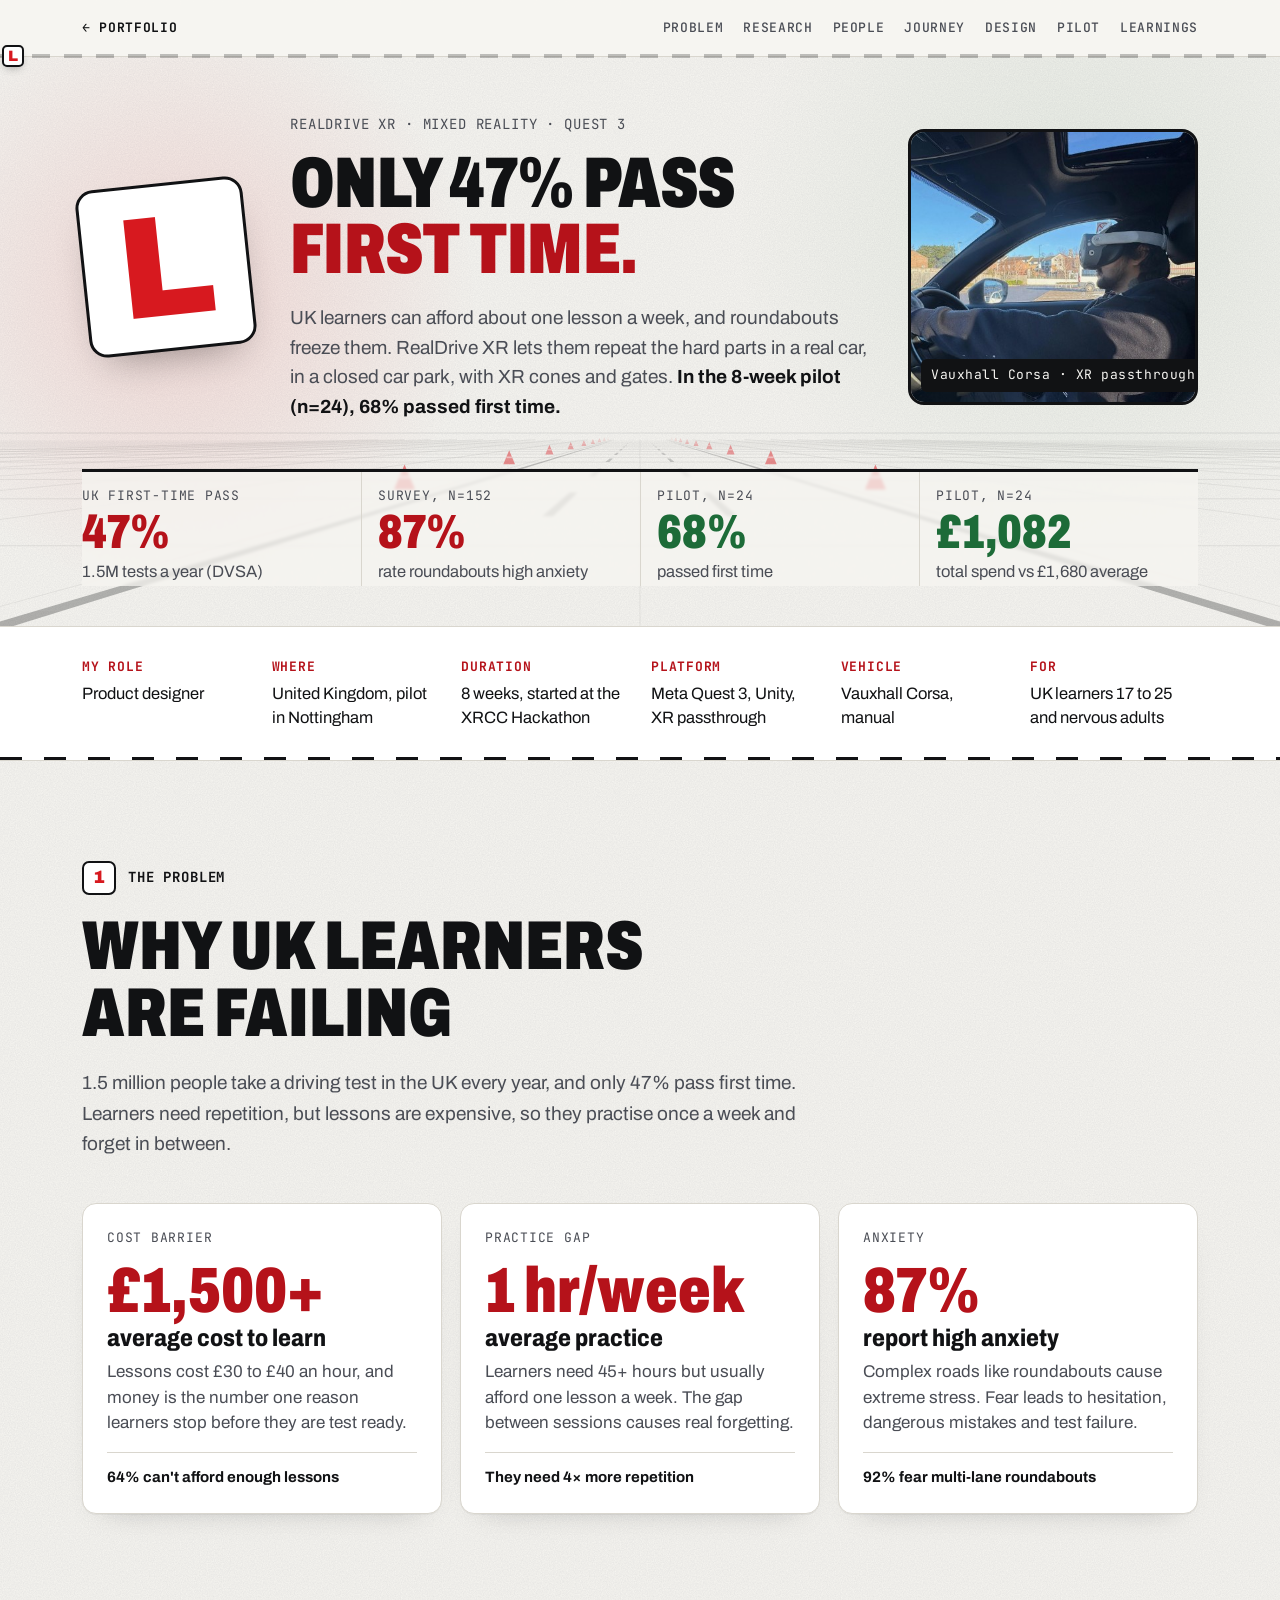
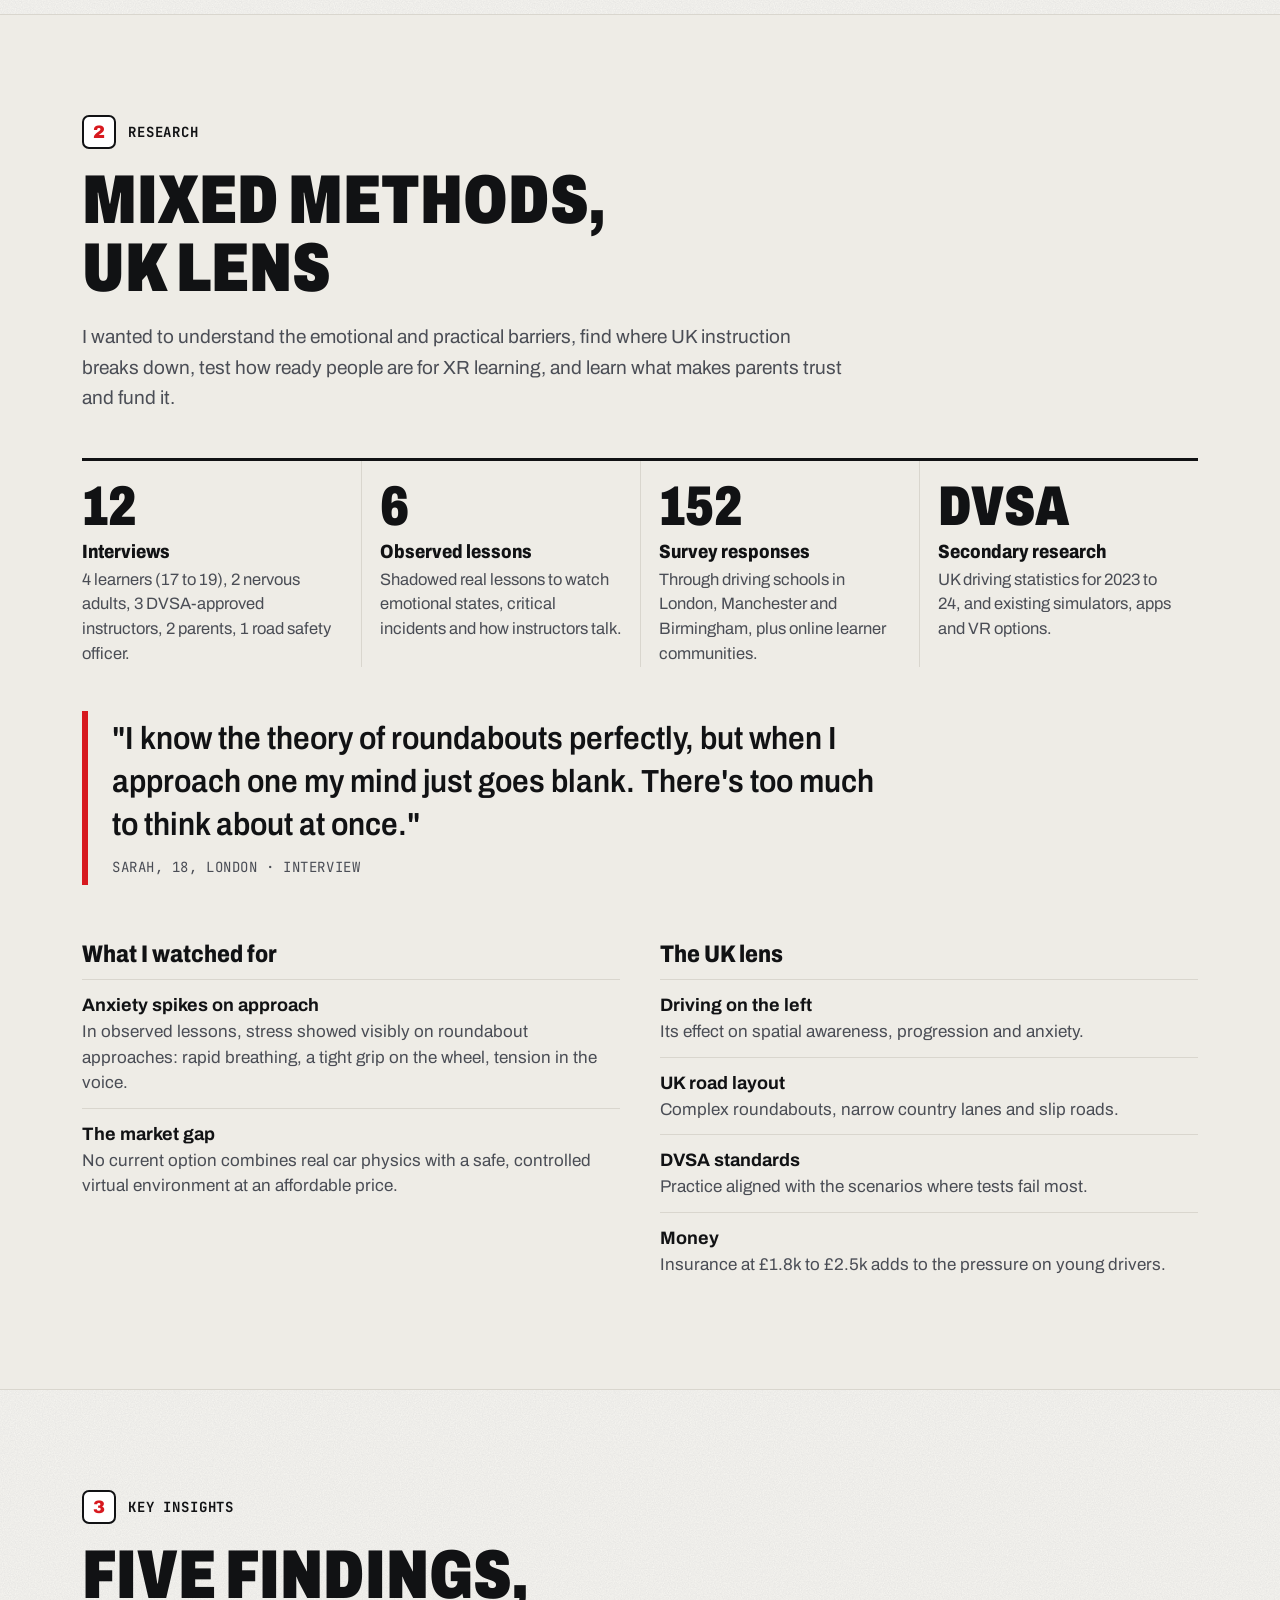
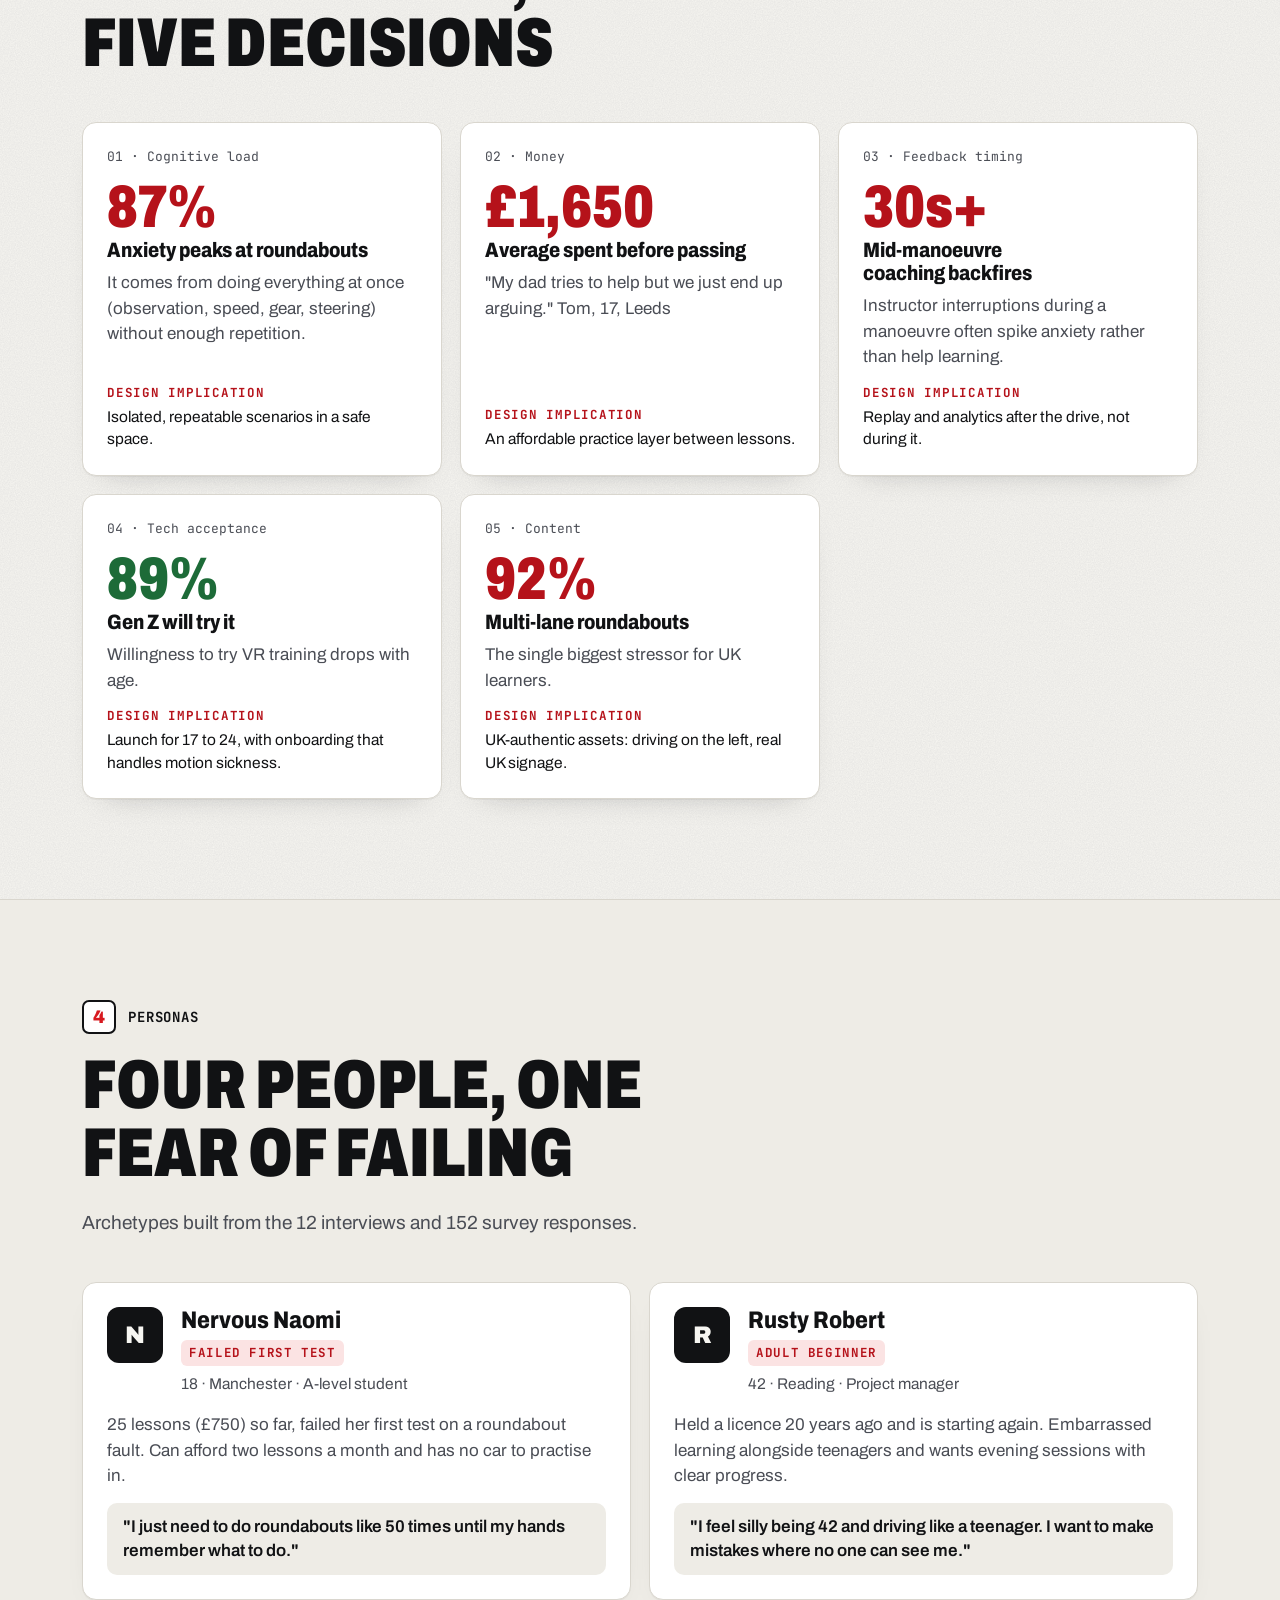
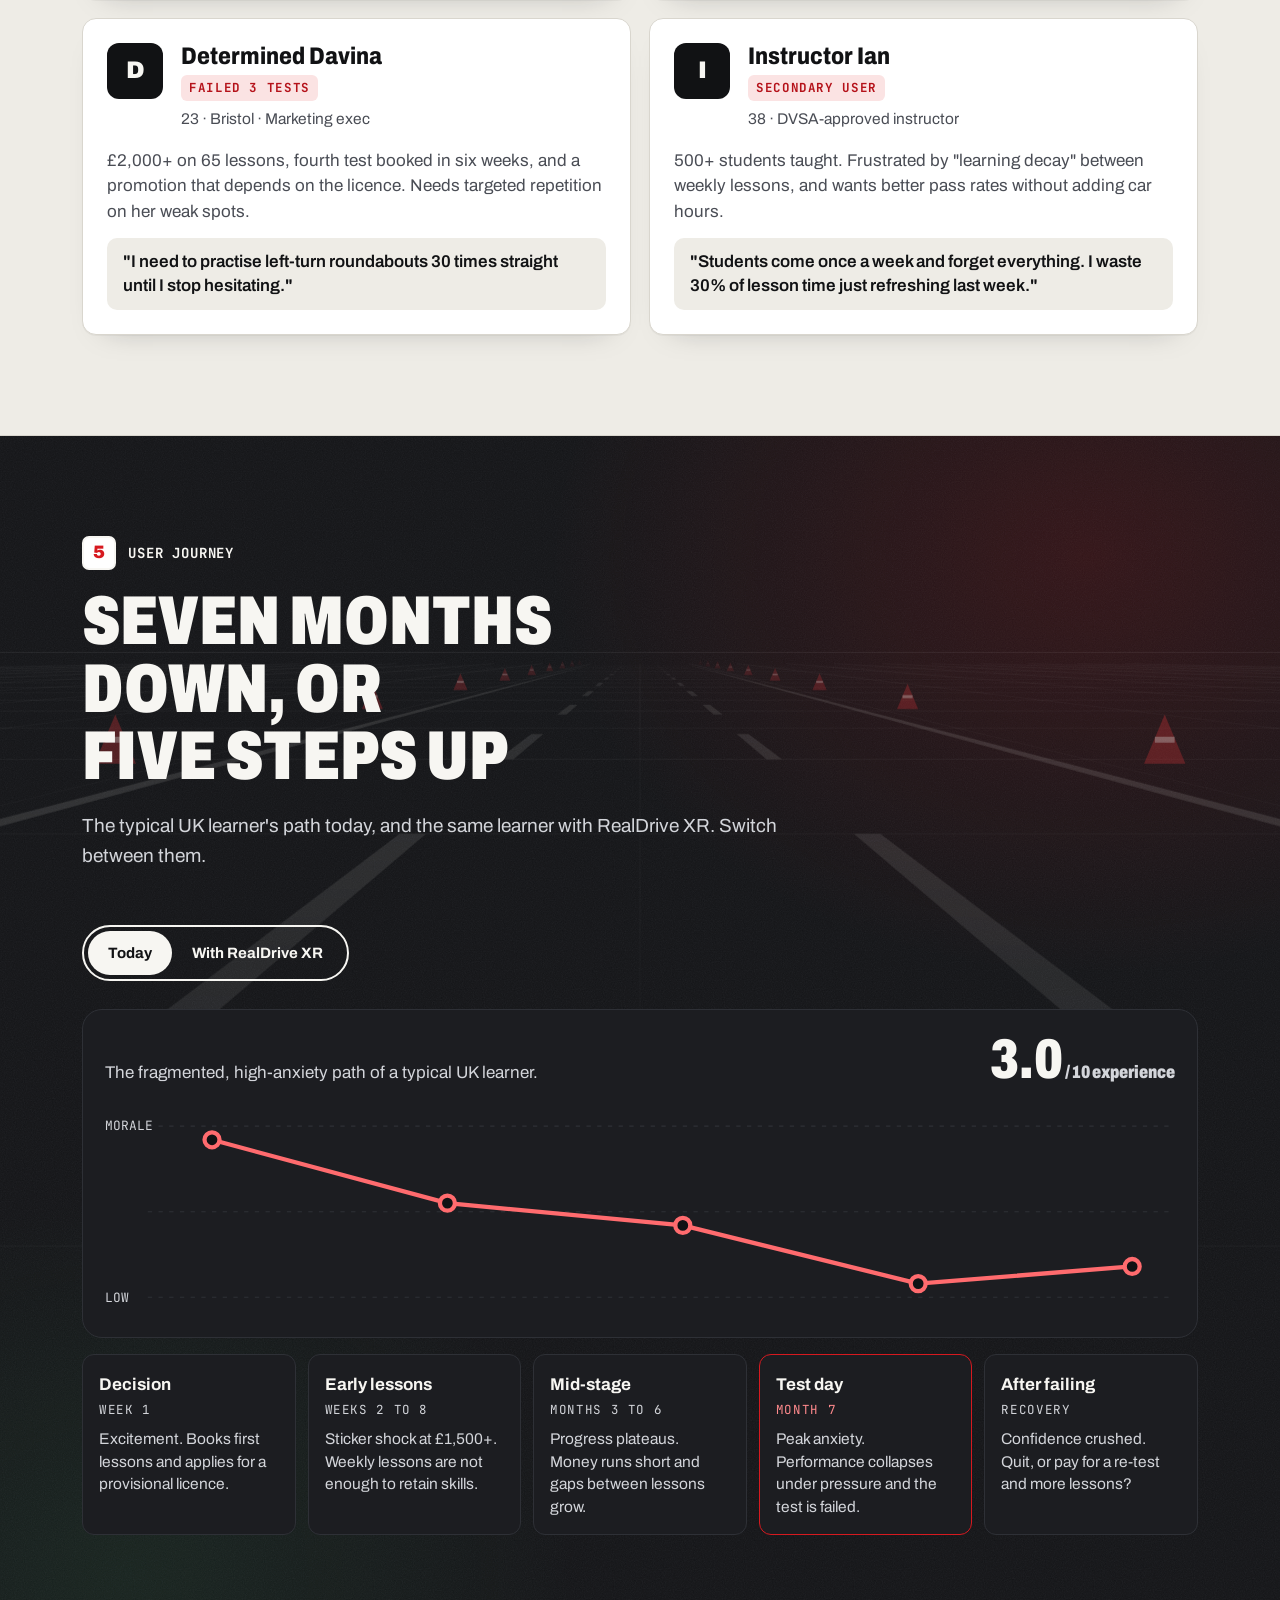
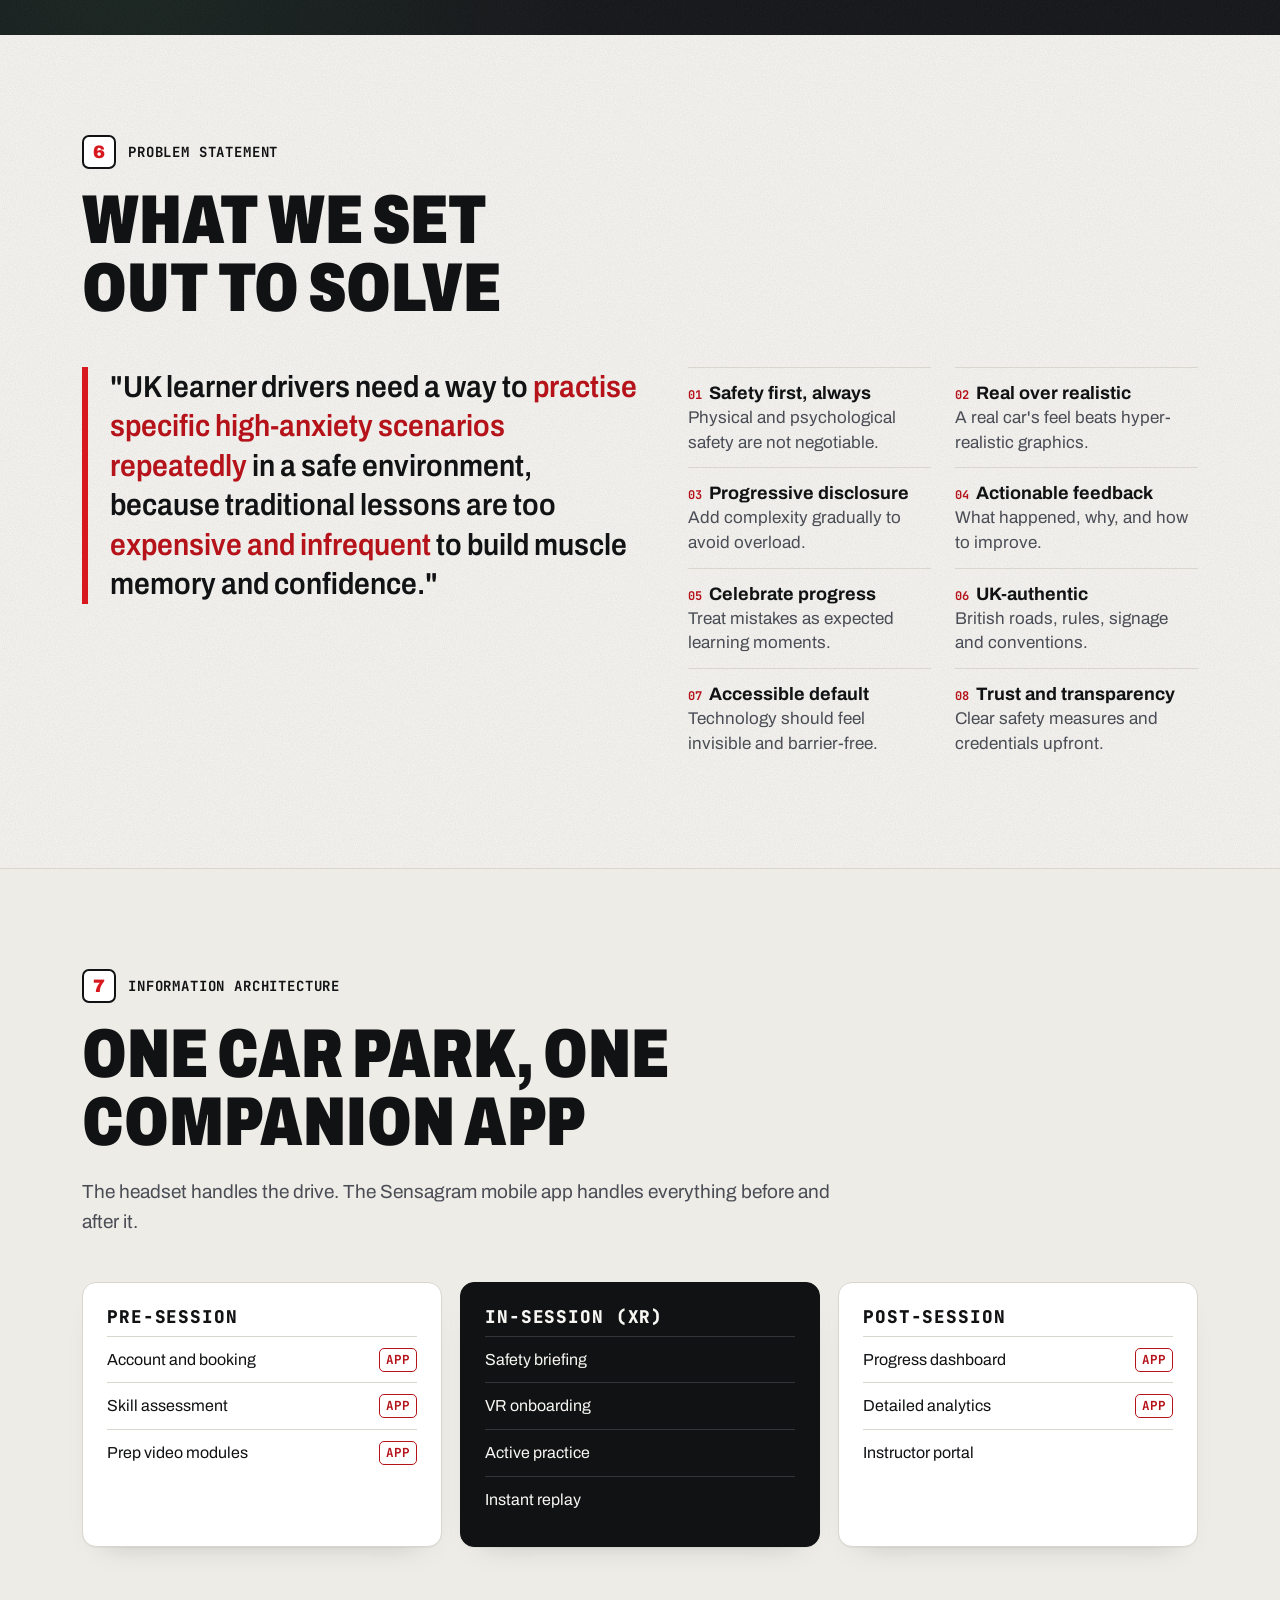
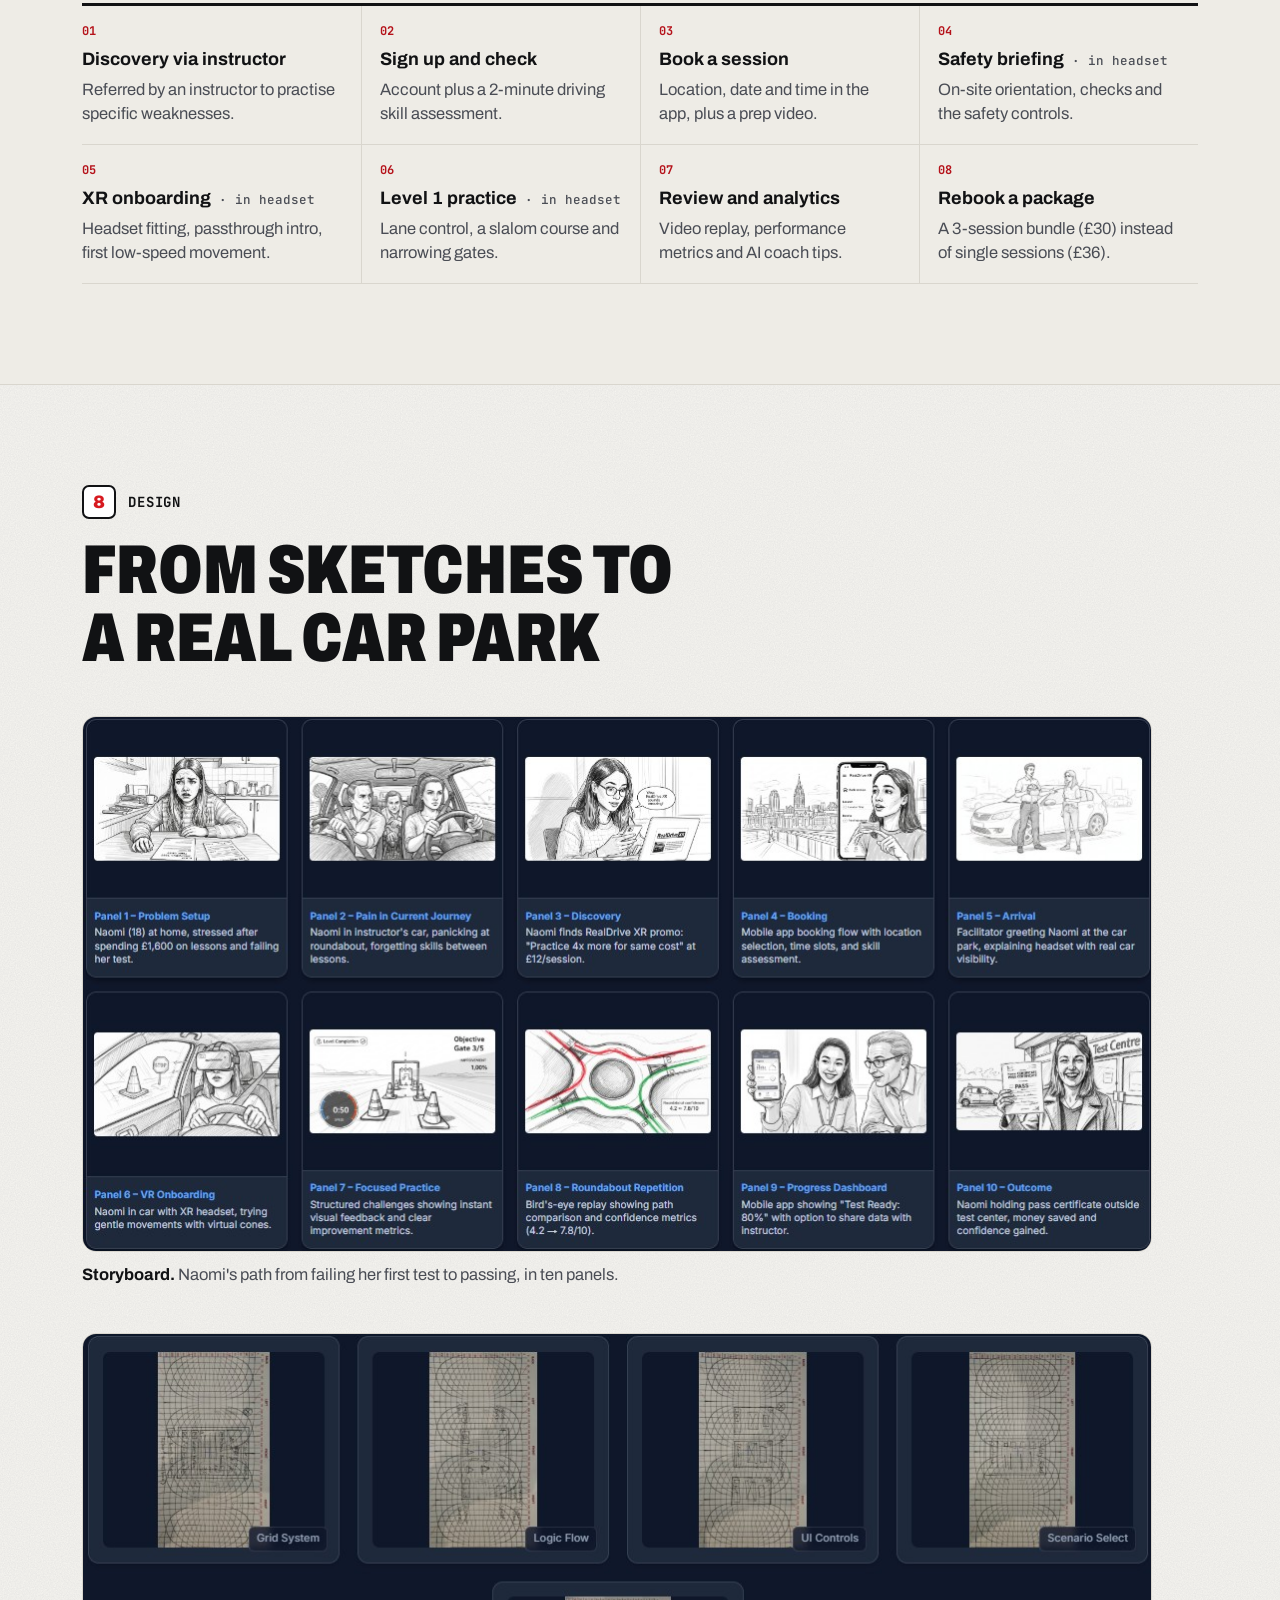
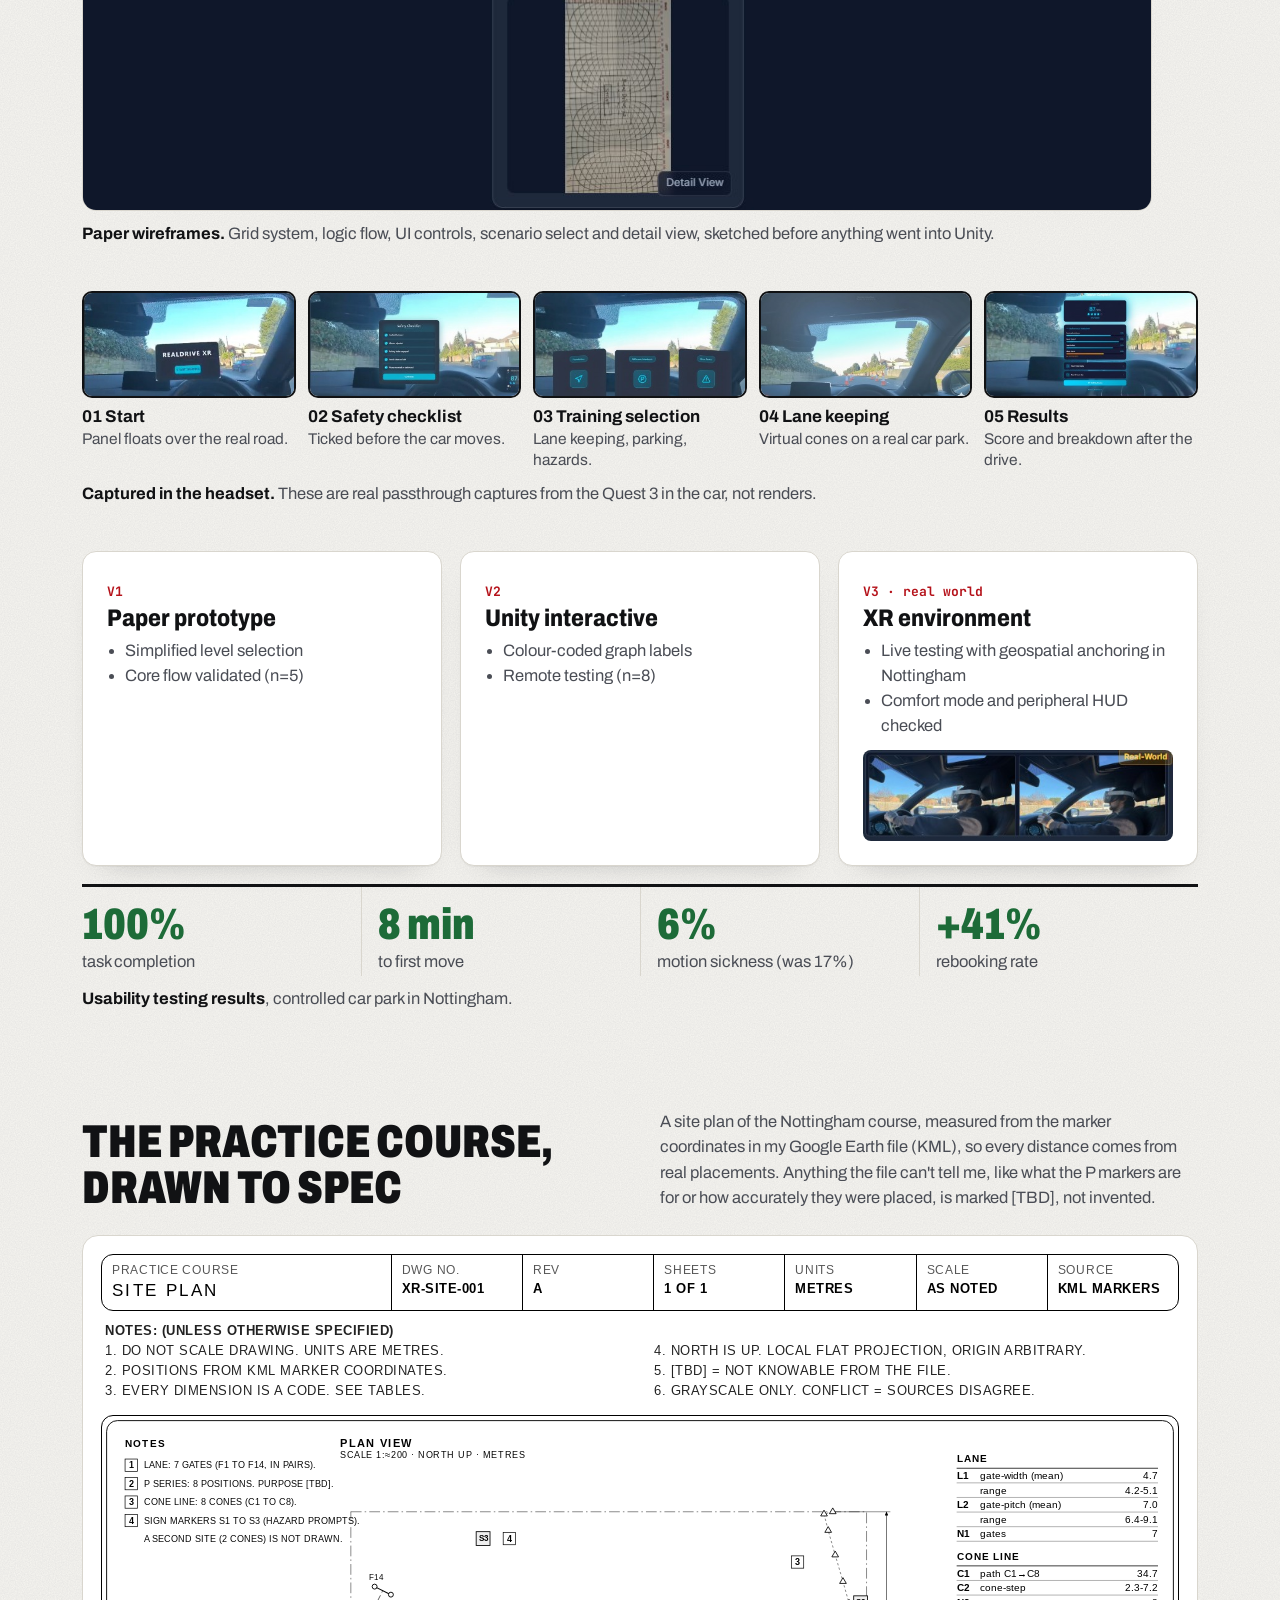
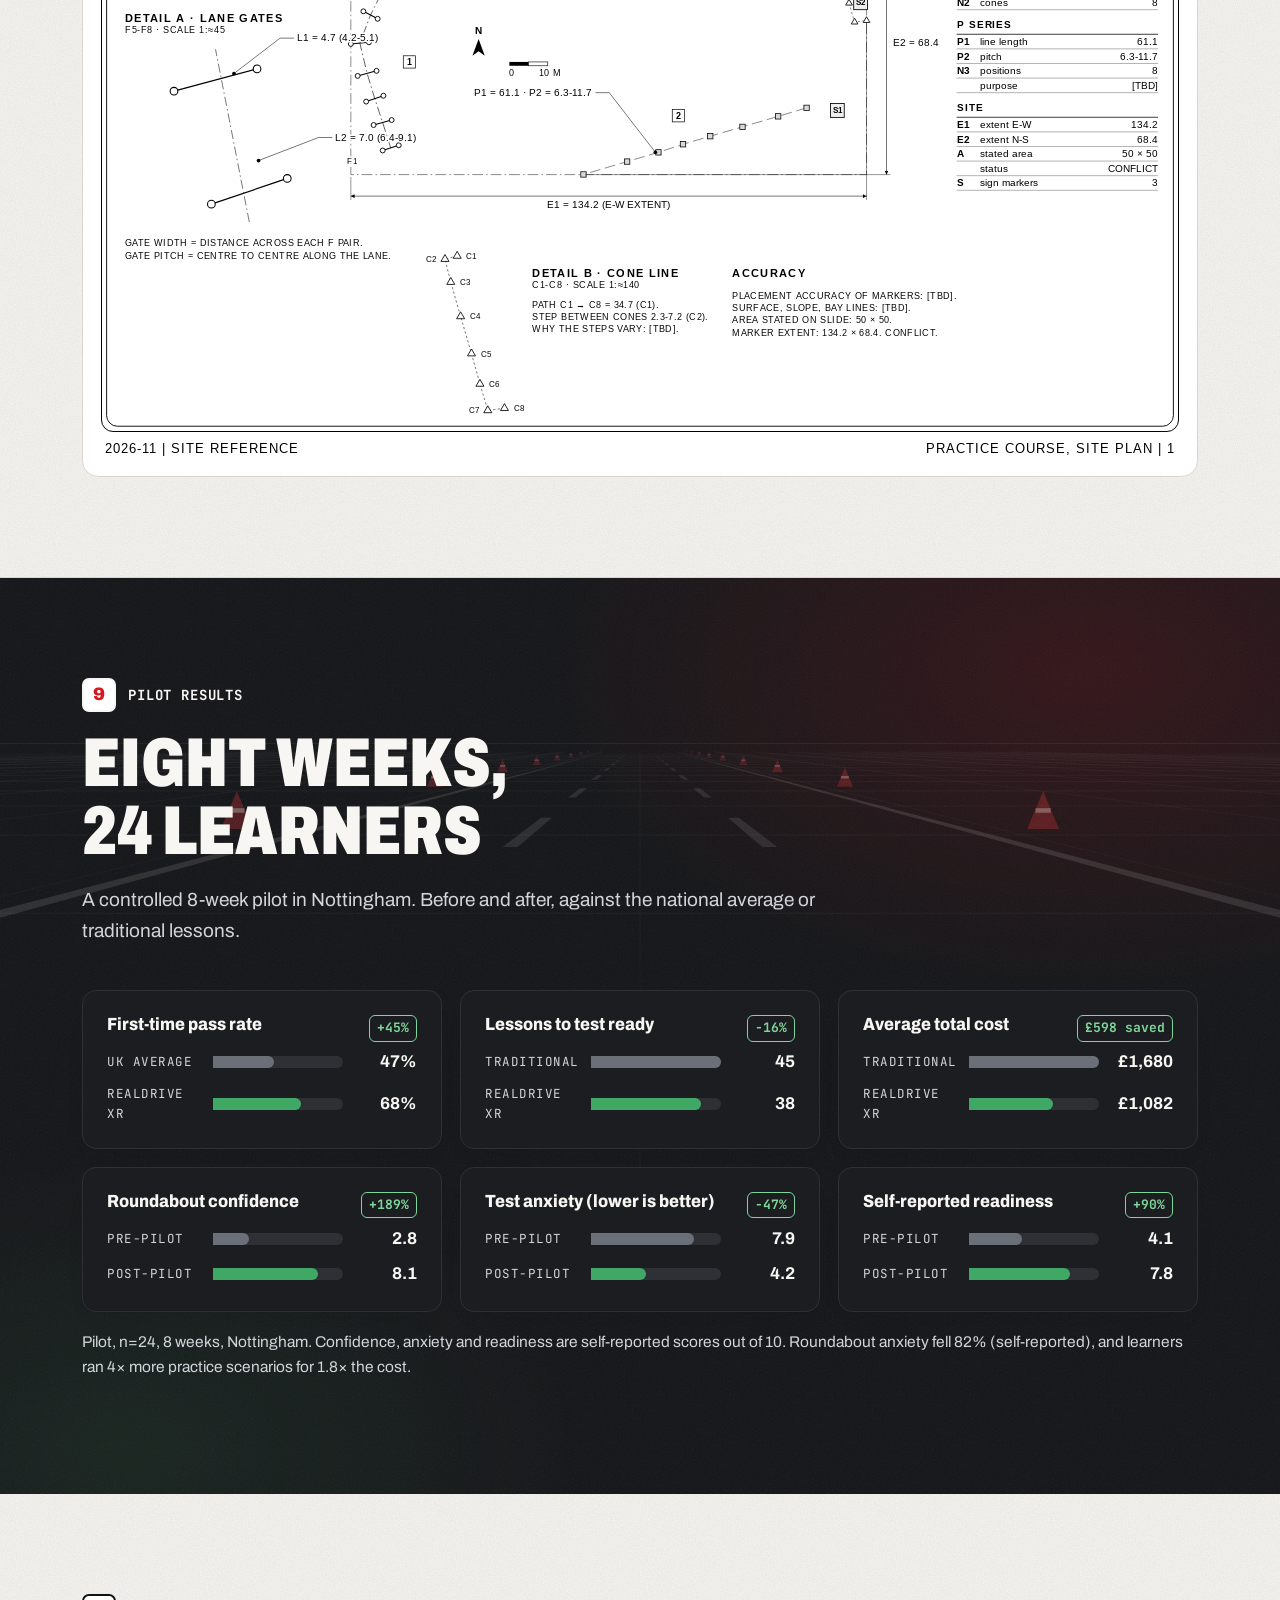
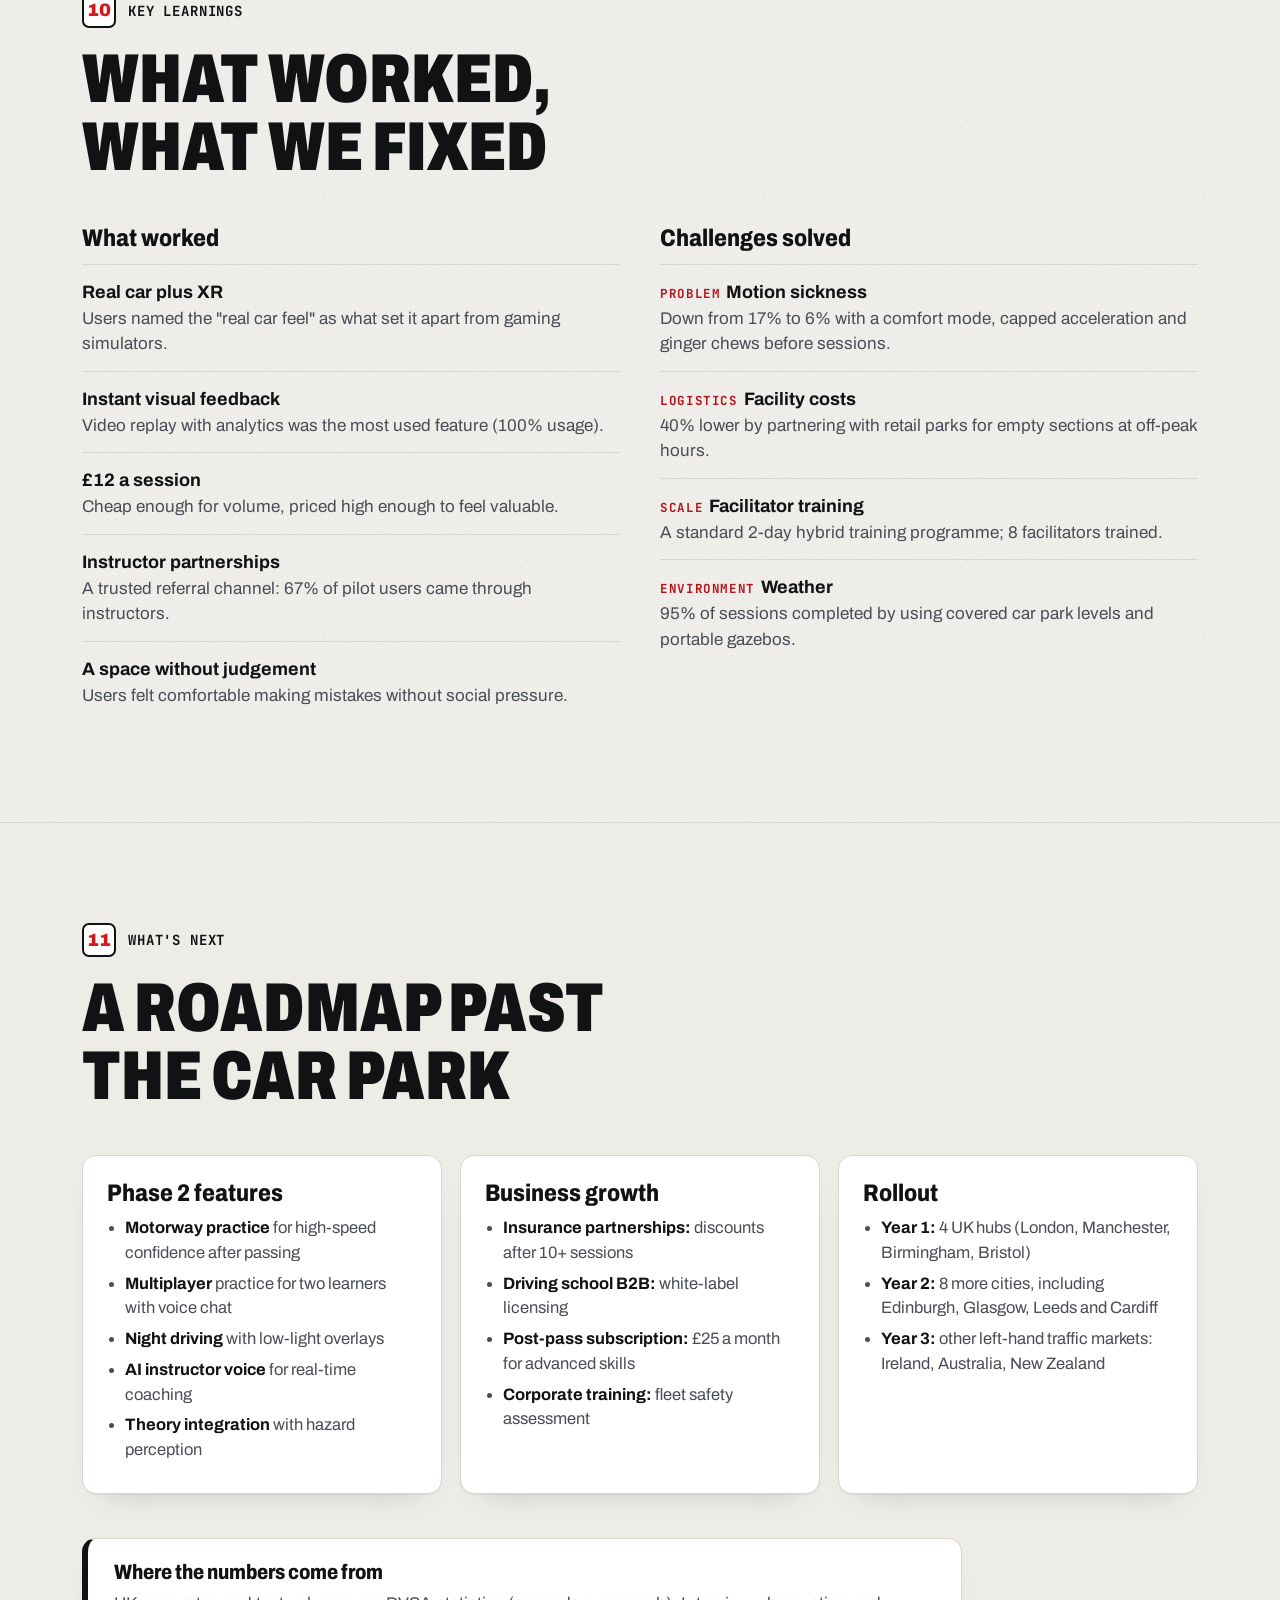
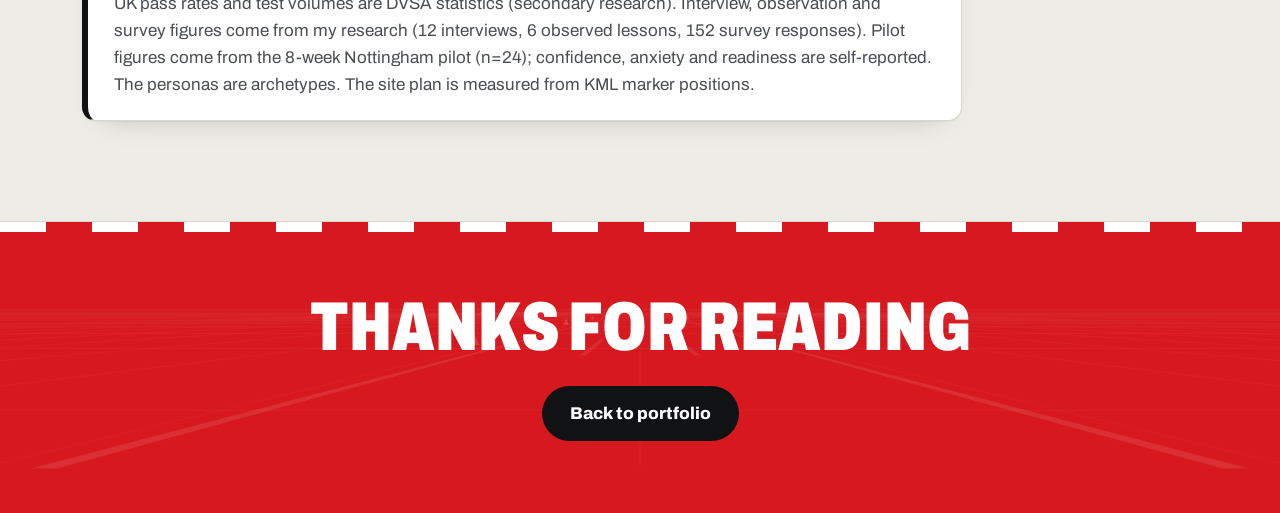
<file: case-studies/real-drive-xr.html>
<!doctype html>
<html lang="en">
<head>
<!-- Google Tag Manager -->
<script>(function(w,d,s,l,i){w[l]=w[l]||[];w[l].push({'gtm.start':
new Date().getTime(),event:'gtm.js'});var f=d.getElementsByTagName(s)[0],
j=d.createElement(s),dl=l!='dataLayer'?'&l='+l:'';j.async=true;j.src=
'https://www.googletagmanager.com/gtm.js?id='+i+dl;f.parentNode.insertBefore(j,f);
})(window,document,'script','dataLayer','GTM-P87XQ3SF');</script>
<!-- End Google Tag Manager -->
<meta charset="utf-8">
<meta name="viewport" content="width=device-width, initial-scale=1">
<title>RealDrive XR Driver Training | Jai Anklesaria</title>
<meta name="description" content="Product design case study for RealDrive XR: mixed reality driver training for UK learners in a real car with a Meta Quest 3, from research to an 8-week pilot.">
<link rel="preconnect" href="https://fonts.googleapis.com">
<link rel="preconnect" href="https://fonts.gstatic.com" crossorigin>
<link href="https://fonts.googleapis.com/css2?family=Archivo:wdth,wght@62..125,400..900&family=JetBrains+Mono:wght@500;700&family=Arimo:wght@400;700&display=swap" rel="stylesheet">
<style>
  /* RealDrive XR, direction B: L Plate. The page reads like a learner's test report.
     Tokens (design.how layers: primitive -> semantic, each surface paired with its text):
     red-500 #D7191F  L plate + fills (on paper 4.9:1)      red-700 #B5121A  text red (6.3:1)
     green-700 #1D6B38 "pass" text (6.2:1)                    ink #111214 / ink-2 #4A4D55 (8.3:1) on paper #F7F6F2 */
  :root{
    --paper:#F7F6F2; --card:#FFFFFF; --sunk:#EEECE6; --ink:#111214; --ink-2:#4A4D55; --ink-3:#5E616A; --line:#D9D6CE;
    --red:#D7191F; --red-ink:#B5121A; --red-soft:#FBE3E3; --green:#1D6B38; --green-soft:#E1F0E5; --on-ink:#F7F6F2; --on-ink-2:#C4C6CC;
    --sans:"Archivo",system-ui,sans-serif; --mono:"JetBrains Mono",ui-monospace,monospace;
    --r-sm:8px; --r-md:14px; --r-lg:20px;
  }
  *{box-sizing:border-box}
  html{scroll-behavior:smooth}
  body{margin:0;background:var(--paper);color:var(--ink);font-family:var(--sans);font-size:18px;line-height:1.6;-webkit-font-smoothing:antialiased;overflow-x:hidden}
  img{max-width:100%;height:auto;display:block}
  a{color:var(--red-ink)}
  :focus-visible{outline:3px solid var(--red);outline-offset:3px}
  h1,h2,h3,h4{margin:0;line-height:1.02;text-wrap:balance}
  p{margin:0 0 .9em}
  .wrap{max-width:1180px;margin:0 auto;padding:0 32px;position:relative}
  .skip{position:absolute;left:-999px}.skip:focus{left:16px;top:12px;z-index:99;background:#fff;padding:8px 12px}
  .mono{font-family:var(--mono)}

  .top{position:sticky;top:0;z-index:40;background:rgba(247,246,242,.94);backdrop-filter:blur(6px);border-bottom:1px solid var(--line)}
  .top .wrap{display:flex;align-items:center;justify-content:space-between;gap:20px;height:56px}
  .top a{color:var(--ink);text-decoration:none;font-family:var(--mono);font-size:13px;font-weight:700;letter-spacing:.05em;text-transform:uppercase}
  .top nav{display:flex;gap:20px}.top nav a{color:var(--ink-2);font-weight:500}.top nav a:hover{color:var(--red-ink)}
  .top nav a.on{color:var(--red-ink)}
  @media (max-width:900px){.top nav{display:none}}

  /* hero */
  .hero{padding:56px 0 40px}
  .hero-main{display:grid;grid-template-columns:auto minmax(0,1fr) 290px;gap:40px;align-items:center}
  .plate{width:168px;aspect-ratio:1;background:#fff;border:3px solid var(--ink);border-radius:18px;display:grid;place-items:center;transform:rotate(-6deg);box-shadow:0 20px 40px -20px rgba(0,0,0,.4)}
  .plate span{font-weight:900;font-size:144px;line-height:1;color:var(--red)}
  .kick{font-family:var(--mono);font-size:13px;letter-spacing:.06em;text-transform:uppercase;color:var(--ink-2);margin:0 0 16px}
  h1{font-weight:900;font-stretch:72%;font-size:clamp(48px,5.6vw,82px);line-height:.92;letter-spacing:-.01em;text-transform:uppercase}
  h1 em{font-style:normal;color:var(--red-ink)}
  .lede{font-size:19px;line-height:1.55;color:var(--ink-2);max-width:31em;margin:20px 0 0}
  .lede b{color:var(--ink)}
  .photo{position:relative;margin:0;border-radius:16px;overflow:hidden;border:3px solid var(--ink)}
  .photo figcaption{position:absolute;left:10px;bottom:10px;background:var(--ink);color:var(--on-ink);font-family:var(--mono);font-size:12px;letter-spacing:.04em;padding:6px 10px;border-radius:6px}
  .sheetrow{display:grid;grid-template-columns:repeat(4,1fr);border-top:3px solid var(--ink);margin-top:48px}
  .sheetrow div{padding:14px 16px 0;border-left:1px solid var(--line)}
  .sheetrow div:first-child{border-left:0;padding-left:0}
  .sheetrow small,.lab{display:block;font-family:var(--mono);font-size:11px;letter-spacing:.06em;text-transform:uppercase;color:var(--ink-2)}
  .sheetrow b{display:block;font-weight:900;font-stretch:75%;font-size:48px;line-height:1.05}
  .sheetrow span{font-size:15px;color:var(--ink-2)}
  .sheetrow .bad b{color:var(--red-ink)} .sheetrow .good b{color:var(--green)}
  @media (max-width:1000px){.hero-main{grid-template-columns:1fr}.plate{width:120px}.plate span{font-size:100px}.photo{max-width:380px}.sheetrow{grid-template-columns:1fr 1fr;row-gap:18px}.sheetrow div:nth-child(3){border-left:0;padding-left:0}}

  .facts{background:var(--card);border-top:1px solid var(--line);border-bottom:1px solid var(--line);padding:30px 0}
  .facts dl{display:grid;grid-template-columns:repeat(6,1fr);gap:22px;margin:0}
  .facts dt{font-family:var(--mono);font-size:11px;letter-spacing:.06em;text-transform:uppercase;color:var(--red-ink);margin-bottom:4px;font-weight:700}
  .facts dd{margin:0;font-size:15px;line-height:1.45}
  @media (max-width:1000px){.facts dl{grid-template-columns:repeat(3,1fr)}} @media (max-width:560px){.facts dl{grid-template-columns:1fr 1fr}}

  /* sections read like a test report: numbered parts */
  .part{padding:100px 0;border-bottom:1px solid var(--line)}
  .part.sunk{background:var(--sunk)}
  .part.dark{background:var(--ink);color:var(--on-ink);border-bottom:0}
  .mk{display:flex;align-items:center;gap:12px;font-family:var(--mono);font-size:13px;font-weight:700;letter-spacing:.06em;text-transform:uppercase;margin:0 0 18px}
  .mk .n{display:grid;place-items:center;width:34px;height:34px;border:2.5px solid var(--ink);border-radius:7px;background:#fff;color:var(--red);font-family:var(--sans);font-weight:900;font-size:18px;letter-spacing:0}
  .dark .mk .n{border-color:var(--on-ink)}
  h2{font-weight:900;font-stretch:75%;font-size:clamp(2.6rem,5.4vw,4.4rem);line-height:.98;max-width:17ch;text-transform:uppercase}
  .intro{font-size:19px;color:var(--ink-2);max-width:40em;margin-top:20px}
  .dark .intro{color:var(--on-ink-2)}
  h3{font-weight:800;font-stretch:85%;font-size:1.5rem;line-height:1.1}
  .grid3{display:grid;grid-template-columns:repeat(3,1fr);gap:18px;margin-top:44px}
  .grid2{display:grid;grid-template-columns:1fr 1fr;gap:18px;margin-top:44px}
  .grid4{display:grid;grid-template-columns:repeat(4,1fr);gap:18px;margin-top:44px}
  @media (max-width:900px){.grid3,.grid4{grid-template-columns:1fr 1fr}} @media (max-width:640px){.grid2,.grid3,.grid4{grid-template-columns:1fr}}
  .card{background:var(--card);border:1px solid var(--line);border-radius:var(--r-md);padding:24px}
  .card p{font-size:16px;color:var(--ink-2);margin:8px 0 0;line-height:1.5}
  .big{display:block;font-weight:900;font-stretch:75%;font-size:64px;line-height:1;margin:10px 0 2px}
  .big.r{color:var(--red-ink)} .big.g{color:var(--green)}
  .foot{display:block;margin-top:16px;padding-top:12px;border-top:1px solid var(--line);font-size:15px;font-weight:700}

  /* research */
  .methods{display:grid;grid-template-columns:repeat(4,1fr);gap:0;margin-top:44px;border-top:3px solid var(--ink)}
  .methods div{padding:18px 18px 0 0}
  .methods div+div{padding-left:18px;border-left:1px solid var(--line)}
  .methods b{display:block;font-weight:900;font-stretch:75%;font-size:56px;line-height:1}
  .methods h3{font-size:1.2rem;margin:6px 0 6px}
  .methods p{font-size:15px;color:var(--ink-2);line-height:1.5;margin:0}
  @media (max-width:900px){.methods{grid-template-columns:1fr 1fr;row-gap:24px}.methods div:nth-child(3){border-left:0;padding-left:0}}
  .quote{margin:44px 0 0;max-width:820px;border-left:6px solid var(--red);padding:6px 0 6px 24px}
  .quote p{font-size:clamp(1.4rem,2.6vw,2rem);font-weight:600;font-stretch:90%;line-height:1.35;margin:0}
  .quote cite{display:block;margin-top:10px;font-family:var(--mono);font-size:13px;font-style:normal;color:var(--ink-2);letter-spacing:.04em;text-transform:uppercase}
  .lens{display:grid;grid-template-columns:1fr 1fr;gap:40px;margin-top:56px}
  .lens ul{list-style:none;margin:12px 0 0;padding:0}
  .lens li{padding:12px 0;border-top:1px solid var(--line);font-size:16px;color:var(--ink-2);line-height:1.5}
  .lens li b{display:block;color:var(--ink);font-size:17px}
  @media (max-width:760px){.lens{grid-template-columns:1fr}}

  /* insights */
  .ins{display:grid;grid-template-columns:repeat(5,1fr);gap:14px;margin-top:44px}
  .ins .card{display:flex;flex-direction:column;padding:20px}
  .ins .num{font-family:var(--mono);font-size:12px;color:var(--ink-2)}
  .ins .big{font-size:52px}
  .ins h3{font-size:1.15rem}
  .ins .imp{margin-top:auto;padding-top:14px;font-size:14px;line-height:1.45;color:var(--ink)}
  .ins .imp::before{content:"Design implication";display:block;font-family:var(--mono);font-size:11px;letter-spacing:.06em;text-transform:uppercase;color:var(--red-ink);margin-bottom:4px;font-weight:700}
  @media (max-width:1100px){.ins{grid-template-columns:1fr 1fr 1fr}} @media (max-width:760px){.ins{grid-template-columns:1fr}}

  /* personas */
  .pers{display:grid;grid-template-columns:1fr 1fr;gap:18px;margin-top:44px}
  .per{background:var(--card);border:1px solid var(--line);border-radius:var(--r-md);padding:24px;display:grid;grid-template-columns:auto 1fr;gap:6px 18px}
  .per .av{grid-row:1/4;width:56px;height:56px;border-radius:12px;background:var(--ink);color:var(--on-ink);display:grid;place-items:center;font-weight:900;font-size:24px}
  .per .tag{justify-self:start;font-family:var(--mono);font-size:11px;font-weight:700;letter-spacing:.05em;text-transform:uppercase;color:var(--red-ink);background:var(--red-soft);padding:3px 8px;border-radius:6px}
  .per .meta{grid-column:2;font-size:14px;color:var(--ink-2);margin:0}
  .per h3{align-self:end}
  .per .bio{grid-column:1/-1;font-size:16px;color:var(--ink-2);margin:10px 0 0;line-height:1.5}
  .per blockquote{grid-column:1/-1;margin:8px 0 0;padding:12px 16px;background:var(--sunk);border-radius:10px;font-weight:600;font-size:16px;line-height:1.4}
  @media (max-width:760px){.pers{grid-template-columns:1fr}}
  .note-sm{font-size:14px;color:var(--ink-2);margin-top:16px}

  /* journey */
  .jtabs{display:inline-flex;margin-top:36px;border:2.5px solid var(--on-ink);border-radius:999px;padding:4px}
  .jtabs button{font:700 15px var(--sans);color:var(--on-ink);background:none;border:0;border-radius:999px;padding:10px 20px;cursor:pointer;min-height:44px}
  .jtabs button[aria-selected=true]{background:var(--on-ink);color:var(--ink)}
  .jchart{margin-top:28px;background:#1C1D21;border:1px solid #2E3036;border-radius:var(--r-lg);padding:22px 22px 8px}
  .jhead{display:flex;justify-content:space-between;align-items:baseline;gap:16px;flex-wrap:wrap}
  .jhead .score{font-weight:900;font-stretch:75%;font-size:56px;line-height:1}
  .jhead .score small{font-size:18px;color:var(--on-ink-2)}
  .jhead p{margin:0;color:var(--on-ink-2);font-size:16px}
  .jchart svg{display:block;width:100%;height:auto;margin-top:6px}
  .jchart svg text{font-family:var(--mono);font-size:12px;fill:var(--on-ink-2)}
  .jline{fill:none;stroke-width:4;stroke-linecap:round;transition:d .6s ease}
  .jstages{display:grid;grid-template-columns:repeat(5,1fr);gap:12px;margin-top:16px}
  .jstages div{background:#1C1D21;border:1px solid #2E3036;border-radius:12px;padding:16px}
  .jstages b{display:block;font-size:16px}
  .jstages small{display:block;font-family:var(--mono);font-size:11px;letter-spacing:.05em;text-transform:uppercase;color:var(--on-ink-2);margin:2px 0 8px}
  .jstages p{margin:0;font-size:14px;line-height:1.45;color:var(--on-ink-2)}
  .jstages .hot{border-color:var(--red)} .jstages .hot small{color:#FF8A8D}
  .jstages .win{border-color:#3FA864} .jstages .win small{color:#7FD69A}
  @media (max-width:900px){.jstages{grid-template-columns:1fr 1fr}}

  /* principles */
  .ps{display:grid;grid-template-columns:1.1fr 1fr;gap:44px;margin-top:44px;align-items:start}
  .ps .stmt{font-size:clamp(1.4rem,2.4vw,1.9rem);font-weight:600;font-stretch:90%;line-height:1.3;border-left:6px solid var(--red);padding-left:22px;margin:0}
  .ps .stmt em{font-style:normal;color:var(--red-ink)}
  .ps ol{list-style:none;margin:0;padding:0;counter-reset:p;display:grid;grid-template-columns:1fr 1fr;gap:0 24px}
  .ps li{counter-increment:p;padding:12px 0;border-top:1px solid var(--line);font-size:15px;color:var(--ink-2);line-height:1.45}
  .ps li b{display:block;color:var(--ink);font-size:16px}
  .ps li b::before{content:counter(p,decimal-leading-zero) "  ";font-family:var(--mono);font-size:12px;color:var(--red-ink)}
  @media (max-width:900px){.ps{grid-template-columns:1fr}} @media (max-width:520px){.ps ol{grid-template-columns:1fr}}

  /* IA + flow */
  .ia{display:grid;grid-template-columns:repeat(3,1fr);gap:18px;margin-top:44px}
  .ia h3{font-size:1.1rem;font-family:var(--mono);text-transform:uppercase;letter-spacing:.05em;font-stretch:100%;margin-bottom:10px}
  .ia ul{list-style:none;margin:0;padding:0}
  .ia li{display:flex;justify-content:space-between;gap:10px;padding:10px 0;border-top:1px solid var(--line);font-size:16px}
  .ia li span{font-family:var(--mono);font-size:11px;font-weight:700;color:var(--red-ink);border:1.5px solid currentColor;border-radius:5px;padding:1px 6px;align-self:center}
  .ia .xr{background:var(--ink);color:var(--on-ink);border-color:var(--ink)} .ia .xr li{border-color:#33353B}
  @media (max-width:860px){.ia{grid-template-columns:1fr}}
  .flow{list-style:none;margin:56px 0 0;padding:0;display:grid;grid-template-columns:repeat(4,1fr);gap:0;counter-reset:f;border-top:3px solid var(--ink)}
  .flow li{counter-increment:f;padding:16px 18px 18px 0;border-bottom:1px solid var(--line)}
  .flow li:nth-child(4n+2),.flow li:nth-child(4n+3),.flow li:nth-child(4n+4){padding-left:18px;border-left:1px solid var(--line)}
  .flow b{display:block;font-size:17px}
  .flow b::before{content:counter(f,decimal-leading-zero);display:block;font-family:var(--mono);font-size:12px;color:var(--red-ink);margin-bottom:4px}
  .flow p{margin:4px 0 0;font-size:15px;color:var(--ink-2);line-height:1.45}
  .flow .xr b::after{content:" · in headset";font-family:var(--mono);font-size:11px;color:var(--ink-2);font-weight:500}
  @media (max-width:900px){.flow{grid-template-columns:1fr 1fr}.flow li:nth-child(n){padding-left:0;border-left:0}.flow li:nth-child(2n){padding-left:18px;border-left:1px solid var(--line)}}

  /* design */
  .fig{margin:44px 0 0}
  .fig img{border-radius:var(--r-md);border:1px solid var(--line);background:#fff}
  .fig figcaption,.cap{font-size:15px;color:var(--ink-2);margin-top:10px}
  .fig figcaption b,.cap b{color:var(--ink)}
  .shots{display:grid;grid-template-columns:repeat(5,1fr);gap:12px;margin-top:44px}
  .shots figure{margin:0}
  .shots img{border-radius:10px;width:100%;aspect-ratio:2/1;object-fit:cover;border:2px solid var(--ink)}
  .shots figcaption{font-size:14px;margin-top:8px;line-height:1.35;color:var(--ink-2)}
  .shots figcaption b{display:block;color:var(--ink);font-size:15px}
  @media (max-width:900px){.shots{grid-template-columns:1fr 1fr}}
  .vers{display:grid;grid-template-columns:repeat(3,1fr);gap:18px;margin-top:44px}
  .vers .card small{font-family:var(--mono);font-size:12px;font-weight:700;color:var(--red-ink)}
  .vers ul{margin:8px 0 0;padding-left:18px;font-size:15px;color:var(--ink-2);line-height:1.5}
  .vers img{border-radius:8px;margin-top:12px}
  @media (max-width:860px){.vers{grid-template-columns:1fr}}
  .ut{display:grid;grid-template-columns:repeat(4,1fr);margin-top:18px;border-top:3px solid var(--ink)}
  .ut div{padding:14px 16px 0 0}
  .ut div+div{padding-left:16px;border-left:1px solid var(--line)}
  .ut b{display:block;font-weight:900;font-stretch:75%;font-size:44px;line-height:1.05;color:var(--green)}
  .ut span{font-size:15px;color:var(--ink-2)}
  @media (max-width:760px){.ut{grid-template-columns:1fr 1fr;row-gap:16px}.ut div:nth-child(3){border-left:0;padding-left:0}}

  /* spec sheet (dimensional-drawing skill: monochrome by house rule) */
  .spec{margin-top:96px}
  .spec-intro{display:grid;grid-template-columns:1fr 1fr;gap:40px;align-items:end;margin-bottom:24px}
  .spec-intro h3{font-weight:900;font-stretch:75%;font-size:clamp(2rem,3.6vw,3rem);text-transform:uppercase;line-height:1}
  .spec-intro p{font-size:16px;line-height:1.55;color:var(--ink-2);margin:0}
  @media (max-width:800px){.spec-intro{grid-template-columns:1fr;gap:14px}}
  .sheet{background:#fff;color:#000;border-radius:16px;padding:18px;font-family:Arimo,Helvetica,Arial,sans-serif;color-scheme:light;border:1px solid var(--line)}
  .tb{display:grid;grid-template-columns:2.2fr repeat(6,1fr);border:1.2px solid #000;border-radius:12px;overflow:hidden}
  .tb div{border-left:.8px solid #000;padding:7px 10px;font-size:11px;line-height:1.35;letter-spacing:.06em;text-transform:uppercase;color:#555}
  .tb div:first-child{border-left:0}
  .tb b{display:block;color:#000;font-size:12px;font-weight:700;letter-spacing:.04em;margin-top:2px}
  .tb .t b{font-size:17px;font-weight:400;letter-spacing:.14em}
  .tb-notes{display:grid;grid-template-columns:1fr 1fr;gap:2px 28px;font-size:11px;line-height:1.45;text-transform:uppercase;letter-spacing:.04em;padding:10px 4px;color:#222}
  .tb-notes p{margin:0}.tb-notes strong{grid-column:1/-1;font-size:11px}
  @media (max-width:800px){.tb{grid-template-columns:1fr 1fr 1fr}.tb div:nth-child(n){border-left:.8px solid #000;border-top:.8px solid #000}.tb .t{grid-column:1/-1}.tb-notes{grid-template-columns:1fr}}
  .sheet-scroll{overflow-x:auto;border:1.2px solid #000;border-radius:12px;margin-top:6px}
  .sheet svg{display:block;width:100%;min-width:1000px;height:auto}
  .sheet svg text{font-family:Arimo,Helvetica,Arial,sans-serif;fill:#000}
  .sheet-foot{display:flex;justify-content:space-between;gap:12px;font-size:11px;line-height:1.4;letter-spacing:.08em;text-transform:uppercase;padding:8px 4px 0}
  .scroll-hint{display:none;font-family:var(--mono);font-size:12px;color:var(--ink-2);margin-top:8px}
  @media (max-width:1060px){.scroll-hint{display:block}}

  /* pilot results: before / after bars */
  .res{display:grid;grid-template-columns:repeat(3,1fr);gap:18px;margin-top:44px}
  @media (max-width:900px){.res{grid-template-columns:1fr 1fr}} @media (max-width:640px){.res{grid-template-columns:1fr}}
  .res .card{min-width:0;background:#1C1D21;border-color:#2E3036;color:var(--on-ink)}
  .res h3{font-size:1.1rem;font-stretch:90%}
  .res .delta{float:right;font-family:var(--mono);font-size:12px;font-weight:700;color:#7FD69A;border:1.5px solid currentColor;border-radius:6px;padding:2px 7px}
  .bar{margin-top:14px}
  .bar .row{display:grid;grid-template-columns:96px 1fr 64px;gap:10px;align-items:center;font-size:13px;margin-top:8px}
  .bar .row span:first-child{font-family:var(--mono);font-size:11px;letter-spacing:.04em;text-transform:uppercase;color:var(--on-ink-2)}
  .bar .tr{display:block;height:12px;background:#2E3036;border-radius:0 6px 6px 0}
  .bar .fl{display:block;height:100%;width:calc(var(--v)*1%);border-radius:0 6px 6px 0;background:#6B6F78;transition:width 1s cubic-bezier(.2,.7,.2,1)}
  .bar .row.after .fl{background:#3FA864}
  .bar .row b{font-size:17px;text-align:right}
  .js .res:not(.in) .fl{width:0}
  .src{font-size:14px;color:var(--on-ink-2);margin-top:18px}

  /* learnings + next */
  .two{display:grid;grid-template-columns:1fr 1fr;gap:40px;margin-top:44px}
  .two ul{list-style:none;margin:12px 0 0;padding:0}
  .two li{padding:14px 0;border-top:1px solid var(--line);font-size:15px;color:var(--ink-2);line-height:1.5}
  .two li b{display:block;color:var(--ink);font-size:17px}
  .two li .tagp{font-family:var(--mono);font-size:11px;font-weight:700;letter-spacing:.05em;text-transform:uppercase;color:var(--red-ink);margin-right:6px}
  @media (max-width:760px){.two{grid-template-columns:1fr}}
  .road{display:grid;grid-template-columns:repeat(3,1fr);gap:18px;margin-top:44px}
  .road .card ul{margin:10px 0 0;padding-left:18px;font-size:15px;color:var(--ink-2);line-height:1.5}
  .road .card li{margin-bottom:6px}
  .road .card li b{color:var(--ink)}
  @media (max-width:860px){.road{grid-template-columns:1fr}}
  .honest{margin-top:44px;background:var(--card);border:1px solid var(--line);border-left:6px solid var(--ink);border-radius:var(--r-md);padding:22px 26px;max-width:880px}
  .honest h3{font-size:1.3rem;margin-bottom:6px}
  .honest p{margin:0;font-size:15px;color:var(--ink-2)}

  .end{background:var(--red);color:#fff;padding:72px 0;text-align:center}
  .end h2{max-width:none;margin:0 auto;color:#fff}
  .end a{display:inline-block;margin-top:24px;padding:14px 28px;border-radius:999px;background:var(--ink);color:#fff;text-decoration:none;font-weight:800;font-size:17px;min-height:44px}
  .end a:hover{background:#fff;color:var(--ink)}

  /* reveal (fails safe: ?state=static, reduced motion and no-IO browsers show everything) */
  .js .rise{opacity:0;transform:translateY(18px);transition:opacity .6s ease,transform .6s cubic-bezier(.2,.7,.2,1)}
  .js .rise.in{opacity:1;transform:none}
  @media (prefers-reduced-motion:reduce){html{scroll-behavior:auto}.js .rise{opacity:1;transform:none;transition:none}.bar .fl,.jline{transition:none}}

  /* ===== 2026-11-19 pass: readability (visual hierarchy) + background texture ===== */
  :root{--on-ink-2:#D3D5DA;--grid:rgba(17,18,20,.045)}
  /* Tier 4 labels: never below 12.5px */
  .kick,.mk{font-size:14px}
  .lab,.sheetrow small,.facts dt{font-size:13px}
  .ins .num,.vers .card small{font-size:13px}
  .ins .imp::before,.jstages small,.bar .row span:first-child,.two li .tagp{font-size:12.5px}
  .per .tag,.ia li span,.flow .xr b::after{font-size:12.5px}
  .quote cite,.photo figcaption{font-size:14px}
  .tb div{font-size:12px}.tb b{font-size:13px}.tb-notes,.tb-notes strong,.sheet-foot{font-size:12.5px}
  /* Tier 3 body: 16-17px, darker grey */
  .card p,.lens li,.per .bio,.ps li,.two li,.honest p{font-size:17px}
  .methods p,.flow p,.fig figcaption,.cap,.vers ul,.road .card ul,.ut span,.sheetrow span,.facts dd,.spec-intro p{font-size:16.5px}
  .ins .imp,.jstages p,.shots figcaption,.src,.note-sm,.per .meta{font-size:15.5px}
  .jstages b,.shots figcaption b{font-size:17px}
  .per blockquote{font-size:17px}
  .lens li b,.two li b,.ps li b{font-size:18px}
  .flow b{font-size:18px}
  /* Tier 2: give the insight cards room (5 squeezed columns -> 3) */
  .ins{grid-template-columns:repeat(3,1fr);gap:18px}
  .ins .card{padding:24px}.ins .big{font-size:60px}.ins h3{font-size:1.3rem}
  @media (max-width:900px){.ins{grid-template-columns:1fr 1fr}} @media (max-width:640px){.ins{grid-template-columns:1fr}}
  .jhead p{font-size:17px}
  .res .delta,.scroll-hint{font-size:13px}

  /* ---------- background ---------- */
  body{background-color:var(--paper);background-image:url("data:image/svg+xml,%3Csvg xmlns='http://www.w3.org/2000/svg' width='220' height='220'%3E%3Cfilter id='n'%3E%3CfeTurbulence type='fractalNoise' baseFrequency='.85' numOctaves='3' stitchTiles='stitch'/%3E%3CfeColorMatrix values='0 0 0 0 0 0 0 0 0 0 0 0 0 0 0 0 0 0 .07 0'/%3E%3C/filter%3E%3Crect width='100%25' height='100%25' filter='url(%23n)'/%3E%3C/svg%3E")}
  main{counter-reset:part}
  .part{position:relative;overflow:hidden;counter-increment:part;isolation:isolate}
  /* test-sheet graph paper, fading toward the centre so text stays clean */
  .part::before{content:"";position:absolute;inset:0;z-index:-1;pointer-events:none;
    background-image:linear-gradient(var(--grid) 1px,transparent 1px),linear-gradient(90deg,var(--grid) 1px,transparent 1px);background-size:36px 36px;
    -webkit-mask-image:radial-gradient(ellipse 80% 70% at 50% 40%,transparent 35%,#000 100%);mask-image:radial-gradient(ellipse 80% 70% at 50% 40%,transparent 35%,#000 100%)}
  /* huge outlined part number, like a test-report page */
  .part::after{content:counter(part,decimal-leading-zero);position:absolute;z-index:-1;top:40px;right:max(16px,calc(50% - 640px));pointer-events:none;
    font-family:var(--sans);font-weight:900;font-stretch:72%;font-size:clamp(180px,24vw,340px);line-height:.8;color:transparent;-webkit-text-stroke:2px rgba(17,18,20,.07)}
  .part.sunk{background-color:var(--sunk)}
  .part.sunk::before{--grid:rgba(17,18,20,.06)}
  /* dark parts read as tarmac: grain, lane dashes along the top, kerb stripe edge */
  .part.dark{background-color:#121316;background-image:
      radial-gradient(ellipse 60% 50% at 85% 10%,rgba(215,25,31,.16),transparent 70%),
      radial-gradient(ellipse 50% 45% at 10% 95%,rgba(63,168,100,.10),transparent 70%),
      url("data:image/svg+xml,%3Csvg xmlns='http://www.w3.org/2000/svg' width='240' height='240'%3E%3Cfilter id='n'%3E%3CfeTurbulence type='fractalNoise' baseFrequency='.9' numOctaves='3' stitchTiles='stitch'/%3E%3CfeColorMatrix values='0 0 0 0 1 0 0 0 0 1 0 0 0 0 1 0 0 0 .06 0'/%3E%3C/filter%3E%3Crect width='100%25' height='100%25' filter='url(%23n)'/%3E%3C/svg%3E")}
  .part.dark::before{-webkit-mask-image:none;mask-image:none;background:
      repeating-linear-gradient(90deg,#fff 0 46px,#D7191F 46px 92px) top left/100% 10px no-repeat,
      repeating-linear-gradient(90deg,rgba(247,246,242,.22) 0 64px,transparent 64px 112px) left 0 top 46px/100% 4px no-repeat}
  .part.dark::after{-webkit-text-stroke:2px rgba(247,246,242,.08)}
  /* hero: practice course (cones + gates) drawn faintly behind, red glow behind the L plate */
  .hero{position:relative;overflow:hidden;isolation:isolate}
  .hero::before{content:"";position:absolute;inset:0;z-index:-1;pointer-events:none;background:
      radial-gradient(circle at 14% 42%,rgba(215,25,31,.12),transparent 26%),
      radial-gradient(circle at 84% 30%,rgba(29,107,56,.08),transparent 30%)}
  .hero::after{content:"";position:absolute;z-index:-1;pointer-events:none;left:-40px;right:-40px;bottom:0;height:100%;opacity:.55;
    background:url("data:image/svg+xml,%3Csvg xmlns='http://www.w3.org/2000/svg' viewBox='0 0 1440 560' preserveAspectRatio='xMidYMax slice'%3E%3Cg fill='none' stroke='%23111214' stroke-opacity='.16' stroke-width='2'%3E%3Cpath d='M-20 520 C 260 470 360 360 620 380 S 1040 520 1460 300' stroke-dasharray='14 12'/%3E%3Cpath d='M-20 548 C 260 498 360 388 620 408 S 1040 548 1460 328'/%3E%3C/g%3E%3Cg fill='%23D7191F' fill-opacity='.30'%3E%3Cpath d='M180 470l7 14h-14z'/%3E%3Cpath d='M300 430l7 14h-14z'/%3E%3Cpath d='M420 392l7 14h-14z'/%3E%3Cpath d='M540 376l7 14h-14z'/%3E%3Cpath d='M760 400l7 14h-14z'/%3E%3Cpath d='M880 440l7 14h-14z'/%3E%3Cpath d='M1000 460l7 14h-14z'/%3E%3Cpath d='M1120 430l7 14h-14z'/%3E%3Cpath d='M1240 384l7 14h-14z'/%3E%3Cpath d='M1360 336l7 14h-14z'/%3E%3C/g%3E%3C/svg%3E") center bottom/cover no-repeat}
  .facts{position:relative;background:var(--card) repeating-linear-gradient(90deg,var(--ink) 0 22px,transparent 22px 44px) left bottom/100% 3px no-repeat}
  .end{position:relative;background:var(--red) repeating-linear-gradient(90deg,#fff 0 46px,var(--red) 46px 92px) top left/100% 10px no-repeat}
  .card,.per,.honest{box-shadow:0 1px 0 rgba(17,18,20,.04),0 14px 30px -24px rgba(17,18,20,.35)}
  .sheetrow{position:relative;background:linear-gradient(rgba(247,246,242,.92),rgba(247,246,242,.92));box-shadow:0 0 0 24px rgba(247,246,242,.0)}
  .hero::after{height:62%;bottom:auto;top:0;opacity:.6;-webkit-mask-image:linear-gradient(90deg,#000 0 18%,transparent 26% 66%,#000 74%);mask-image:linear-gradient(90deg,#000 0 18%,transparent 26% 66%,#000 74%)}
  .photo figcaption{white-space:nowrap;font-size:13px}
  @media (max-width:700px){.part::after{font-size:150px;top:24px}.hero::after{opacity:.35}.photo figcaption{white-space:normal}}

  /* ===== 2026-11-19 v2 background: motion (replaces grid, outlined numbers, static hero course) ===== */
  .part::before,.part::after,.hero::after{content:none!important}
  .part.dark::before{content:none!important}
  .roadfx{position:absolute;inset:0;z-index:-1;pointer-events:none;width:100%;height:100%;display:block}
  .hero .roadfx{-webkit-mask-image:linear-gradient(180deg,transparent 0 58%,#000 68%);mask-image:linear-gradient(180deg,transparent 0 58%,#000 68%)}
  .hero .sheetrow{background:rgba(247,246,242,.72);backdrop-filter:blur(1.5px)}
  .part.dark .roadfx{opacity:.9;-webkit-mask-image:linear-gradient(180deg,#000 0,rgba(0,0,0,.55) 45%,#000 100%);mask-image:linear-gradient(180deg,#000 0,rgba(0,0,0,.55) 45%,#000 100%)}
  .end{overflow:hidden;isolation:isolate}
  .end .roadfx{opacity:.5}
  /* scroll progress: an L plate driving along a lane line under the top bar */
  .drive{position:absolute;left:0;right:0;bottom:-2px;height:4px;pointer-events:none;
    background:repeating-linear-gradient(90deg,rgba(17,18,20,.25) 0 18px,transparent 18px 32px)}
  .drive i{position:absolute;left:0;top:0;height:4px;width:var(--p,0%);background:var(--red)}
  .drive b{position:absolute;top:-9px;left:calc(13px + (100% - 26px) * var(--pn,0));transform:translateX(-50%);width:22px;height:22px;background:#fff;border:2px solid var(--ink);border-radius:5px;
    display:grid;place-items:center;font:900 15px/1 var(--sans);color:var(--red);box-shadow:0 4px 10px -4px rgba(0,0,0,.4)}
</style>
</head>
<body>
<!-- Google Tag Manager (noscript) -->
<noscript><iframe src="https://www.googletagmanager.com/ns.html?id=GTM-P87XQ3SF"
height="0" width="0" style="display:none;visibility:hidden"></iframe></noscript>
<!-- End Google Tag Manager (noscript) -->

<a class="skip" href="#main">Skip to content</a>
<header class="top">
  <div class="drive" aria-hidden="true"><i></i><b>L</b></div>
  <div class="wrap">
    <a href="../index.html#work">&larr; Portfolio</a>
    <nav aria-label="Sections"><a href="#problem">Problem</a><a href="#research">Research</a><a href="#people">People</a><a href="#journey">Journey</a><a href="#design">Design</a><a href="#pilot">Pilot</a><a href="#learnings">Learnings</a></nav>
  </div>
</header>

<main id="main">
<section class="hero">
  <div class="wrap">
    <div class="hero-main">
      <div class="plate" aria-hidden="true"><span>L</span></div>
      <div>
        <p class="kick">RealDrive XR · Mixed reality · Quest&nbsp;3</p>
        <h1>Only 47% pass <em>first time.</em></h1>
        <p class="lede">UK learners can afford about one lesson a week, and roundabouts freeze them. RealDrive XR lets them repeat the hard parts in a real car, in a closed car park, with XR cones and gates. <b>In the 8-week pilot (n=24), 68% passed first time.</b></p>
      </div>
      <figure class="photo"><img src="images/real-drive-xr/in-car-quest.jpg" width="428" height="407" alt="A driver in a Vauxhall Corsa wearing a Meta Quest 3 headset, looking out through the side window."><figcaption>Vauxhall Corsa · XR passthrough</figcaption></figure>
    </div>
    <div class="sheetrow">
      <div class="bad"><small>UK first-time pass</small><b>47%</b><span>1.5M tests a year (DVSA)</span></div>
      <div class="bad"><small>Survey, n=152</small><b>87%</b><span>rate roundabouts high anxiety</span></div>
      <div class="good"><small>Pilot, n=24</small><b>68%</b><span>passed first time</span></div>
      <div class="good"><small>Pilot, n=24</small><b>&pound;1,082</b><span>total spend vs &pound;1,680 average</span></div>
    </div>
  </div>
</section>

<section class="facts" aria-label="Project facts">
  <div class="wrap">
    <dl>
      <div><dt>My role</dt><dd>Product designer</dd></div>
      <div><dt>Where</dt><dd>United Kingdom, pilot in Nottingham</dd></div>
      <div><dt>Duration</dt><dd>8 weeks, started at the XRCC Hackathon</dd></div>
      <div><dt>Platform</dt><dd>Meta Quest 3, Unity, XR passthrough</dd></div>
      <div><dt>Vehicle</dt><dd>Vauxhall Corsa, manual</dd></div>
      <div><dt>For</dt><dd>UK learners 17 to 25 and nervous adults</dd></div>
    </dl>
  </div>
</section>

<section class="part" id="problem">
  <div class="wrap">
    <p class="mk"><span class="n">1</span>The problem</p>
    <h2>Why UK learners are failing</h2>
    <p class="intro">1.5 million people take a driving test in the UK every year, and only 47% pass first time. Learners need repetition, but lessons are expensive, so they practise once a week and forget in between.</p>
    <div class="grid3">
      <div class="card"><span class="lab">Cost barrier</span><span class="big r">&pound;1,500+</span><h3>average cost to learn</h3><p>Lessons cost &pound;30 to &pound;40 an hour, and money is the number one reason learners stop before they are test ready.</p><span class="foot">64% can't afford enough lessons</span></div>
      <div class="card"><span class="lab">Practice gap</span><span class="big r">1 hr/week</span><h3>average practice</h3><p>Learners need 45+ hours but usually afford one lesson a week. The gap between sessions causes real forgetting.</p><span class="foot">They need 4&times; more repetition</span></div>
      <div class="card"><span class="lab">Anxiety</span><span class="big r">87%</span><h3>report high anxiety</h3><p>Complex roads like roundabouts cause extreme stress. Fear leads to hesitation, dangerous mistakes and test failure.</p><span class="foot">92% fear multi-lane roundabouts</span></div>
    </div>
  </div>
</section>

<section class="part sunk" id="research">
  <div class="wrap">
    <p class="mk"><span class="n">2</span>Research</p>
    <h2>Mixed methods, UK lens</h2>
    <p class="intro">I wanted to understand the emotional and practical barriers, find where UK instruction breaks down, test how ready people are for XR learning, and learn what makes parents trust and fund it.</p>
    <div class="methods">
      <div><b>12</b><h3>Interviews</h3><p>4 learners (17 to 19), 2 nervous adults, 3 DVSA-approved instructors, 2 parents, 1 road safety officer.</p></div>
      <div><b>6</b><h3>Observed lessons</h3><p>Shadowed real lessons to watch emotional states, critical incidents and how instructors talk.</p></div>
      <div><b>152</b><h3>Survey responses</h3><p>Through driving schools in London, Manchester and Birmingham, plus online learner communities.</p></div>
      <div><b>DVSA</b><h3>Secondary research</h3><p>UK driving statistics for 2023 to 24, and existing simulators, apps and VR options.</p></div>
    </div>
    <blockquote class="quote"><p>"I know the theory of roundabouts perfectly, but when I approach one my mind just goes blank. There's too much to think about at once."</p><cite>Sarah, 18, London · interview</cite></blockquote>
    <div class="lens">
      <div><h3>What I watched for</h3><ul>
        <li><b>Anxiety spikes on approach</b>In observed lessons, stress showed visibly on roundabout approaches: rapid breathing, a tight grip on the wheel, tension in the voice.</li>
        <li><b>The market gap</b>No current option combines real car physics with a safe, controlled virtual environment at an affordable price.</li>
      </ul></div>
      <div><h3>The UK lens</h3><ul>
        <li><b>Driving on the left</b>Its effect on spatial awareness, progression and anxiety.</li>
        <li><b>UK road layout</b>Complex roundabouts, narrow country lanes and slip roads.</li>
        <li><b>DVSA standards</b>Practice aligned with the scenarios where tests fail most.</li>
        <li><b>Money</b>Insurance at &pound;1.8k to &pound;2.5k adds to the pressure on young drivers.</li>
      </ul></div>
    </div>
  </div>
</section>

<section class="part" id="insights">
  <div class="wrap">
    <p class="mk"><span class="n">3</span>Key insights</p>
    <h2>Five findings, five decisions</h2>
    <div class="ins">
      <div class="card"><span class="num">01 · Cognitive load</span><span class="big r">87%</span><h3>Anxiety peaks at roundabouts</h3><p>It comes from doing everything at once (observation, speed, gear, steering) without enough repetition.</p><p class="imp">Isolated, repeatable scenarios in a safe space.</p></div>
      <div class="card"><span class="num">02 · Money</span><span class="big r">&pound;1,650</span><h3>Average spent before passing</h3><p>"My dad tries to help but we just end up arguing." Tom, 17, Leeds</p><p class="imp">An affordable practice layer between lessons.</p></div>
      <div class="card"><span class="num">03 · Feedback timing</span><span class="big r">30s+</span><h3>Mid-manoeuvre coaching backfires</h3><p>Instructor interruptions during a manoeuvre often spike anxiety rather than help learning.</p><p class="imp">Replay and analytics after the drive, not during it.</p></div>
      <div class="card"><span class="num">04 · Tech acceptance</span><span class="big g">89%</span><h3>Gen Z will try it</h3><p>Willingness to try VR training drops with age.</p><p class="imp">Launch for 17 to 24, with onboarding that handles motion sickness.</p></div>
      <div class="card"><span class="num">05 · Content</span><span class="big r">92%</span><h3>Multi-lane roundabouts</h3><p>The single biggest stressor for UK learners.</p><p class="imp">UK-authentic assets: driving on the left, real UK signage.</p></div>
    </div>
  </div>
</section>

<section class="part sunk" id="people">
  <div class="wrap">
    <p class="mk"><span class="n">4</span>Personas</p>
    <h2>Four people, one fear of failing</h2>
    <p class="intro">Archetypes built from the 12 interviews and 152 survey responses.</p>
    <div class="pers">
      <article class="per"><div class="av" aria-hidden="true">N</div><h3>Nervous Naomi</h3><span class="tag">Failed first test</span><p class="meta">18 · Manchester · A-level student</p><p class="bio">25 lessons (&pound;750) so far, failed her first test on a roundabout fault. Can afford two lessons a month and has no car to practise in.</p><blockquote>"I just need to do roundabouts like 50 times until my hands remember what to do."</blockquote></article>
      <article class="per"><div class="av" aria-hidden="true">R</div><h3>Rusty Robert</h3><span class="tag">Adult beginner</span><p class="meta">42 · Reading · Project manager</p><p class="bio">Held a licence 20 years ago and is starting again. Embarrassed learning alongside teenagers and wants evening sessions with clear progress.</p><blockquote>"I feel silly being 42 and driving like a teenager. I want to make mistakes where no one can see me."</blockquote></article>
      <article class="per"><div class="av" aria-hidden="true">D</div><h3>Determined Davina</h3><span class="tag">Failed 3 tests</span><p class="meta">23 · Bristol · Marketing exec</p><p class="bio">&pound;2,000+ on 65 lessons, fourth test booked in six weeks, and a promotion that depends on the licence. Needs targeted repetition on her weak spots.</p><blockquote>"I need to practise left-turn roundabouts 30 times straight until I stop hesitating."</blockquote></article>
      <article class="per"><div class="av" aria-hidden="true">I</div><h3>Instructor Ian</h3><span class="tag">Secondary user</span><p class="meta">38 · DVSA-approved instructor</p><p class="bio">500+ students taught. Frustrated by "learning decay" between weekly lessons, and wants better pass rates without adding car hours.</p><blockquote>"Students come once a week and forget everything. I waste 30% of lesson time just refreshing last week."</blockquote></article>
    </div>
  </div>
</section>

<section class="part dark" id="journey">
  <div class="wrap">
    <p class="mk"><span class="n">5</span>User journey</p>
    <h2>Seven months down, or five steps up</h2>
    <p class="intro">The typical UK learner's path today, and the same learner with RealDrive XR. Switch between them.</p>
    <div class="jtabs" role="tablist" aria-label="Journey">
      <button role="tab" id="t-now" aria-selected="true" aria-controls="jpanel">Today</button>
      <button role="tab" id="t-xr" aria-selected="false" aria-controls="jpanel">With RealDrive XR</button>
    </div>
    <div id="jpanel" role="tabpanel" aria-labelledby="t-now">
      <div class="jchart">
        <div class="jhead"><p id="jsum">The fragmented, high-anxiety path of a typical UK learner.</p><span class="score"><span id="jscore">3.0</span><small> / 10 experience</small></span></div>
        <svg viewBox="0 0 1000 220" aria-hidden="true">
          <line x1="40" y1="30" x2="1000" y2="30" stroke="#2E3036" stroke-dasharray="4 6"/><line x1="40" y1="110" x2="1000" y2="110" stroke="#2E3036" stroke-dasharray="4 6"/><line x1="40" y1="190" x2="1000" y2="190" stroke="#2E3036" stroke-dasharray="4 6"/>
          <text x="0" y="34" id="ytop">HIGH</text><text x="0" y="194">LOW</text>
          <path id="jline" class="jline" stroke="#FF6B6E" d=""/>
          <g id="jdots"></g>
        </svg>
      </div>
      <div class="jstages" id="jstages"></div>
    </div>
  </div>
</section>

<section class="part" id="principles">
  <div class="wrap">
    <p class="mk"><span class="n">6</span>Problem statement</p>
    <h2>What we set out to solve</h2>
    <div class="ps">
      <p class="stmt">"UK learner drivers need a way to <em>practise specific high-anxiety scenarios repeatedly</em> in a safe environment, because traditional lessons are too <em>expensive and infrequent</em> to build muscle memory and confidence."</p>
      <ol>
        <li><b>Safety first, always</b>Physical and psychological safety are not negotiable.</li>
        <li><b>Real over realistic</b>A real car's feel beats hyper-realistic graphics.</li>
        <li><b>Progressive disclosure</b>Add complexity gradually to avoid overload.</li>
        <li><b>Actionable feedback</b>What happened, why, and how to improve.</li>
        <li><b>Celebrate progress</b>Treat mistakes as expected learning moments.</li>
        <li><b>UK-authentic</b>British roads, rules, signage and conventions.</li>
        <li><b>Accessible default</b>Technology should feel invisible and barrier-free.</li>
        <li><b>Trust and transparency</b>Clear safety measures and credentials upfront.</li>
      </ol>
    </div>
  </div>
</section>

<section class="part sunk" id="flow">
  <div class="wrap">
    <p class="mk"><span class="n">7</span>Information architecture</p>
    <h2>One car park, one companion app</h2>
    <p class="intro">The headset handles the drive. The Sensagram mobile app handles everything before and after it.</p>
    <div class="ia">
      <div class="card"><h3>Pre-session</h3><ul><li>Account and booking<span>APP</span></li><li>Skill assessment<span>APP</span></li><li>Prep video modules<span>APP</span></li></ul></div>
      <div class="card xr"><h3>In-session (XR)</h3><ul><li>Safety briefing</li><li>VR onboarding</li><li>Active practice</li><li>Instant replay</li></ul></div>
      <div class="card"><h3>Post-session</h3><ul><li>Progress dashboard<span>APP</span></li><li>Detailed analytics<span>APP</span></li><li>Instructor portal</li></ul></div>
    </div>
    <ol class="flow" aria-label="First-time journey">
      <li><b>Discovery via instructor</b><p>Referred by an instructor to practise specific weaknesses.</p></li>
      <li><b>Sign up and check</b><p>Account plus a 2-minute driving skill assessment.</p></li>
      <li><b>Book a session</b><p>Location, date and time in the app, plus a prep video.</p></li>
      <li class="xr"><b>Safety briefing</b><p>On-site orientation, checks and the safety controls.</p></li>
      <li class="xr"><b>XR onboarding</b><p>Headset fitting, passthrough intro, first low-speed movement.</p></li>
      <li class="xr"><b>Level 1 practice</b><p>Lane control, a slalom course and narrowing gates.</p></li>
      <li><b>Review and analytics</b><p>Video replay, performance metrics and AI coach tips.</p></li>
      <li><b>Rebook a package</b><p>A 3-session bundle (&pound;30) instead of single sessions (&pound;36).</p></li>
    </ol>
  </div>
</section>

<section class="part" id="design">
  <div class="wrap">
    <p class="mk"><span class="n">8</span>Design</p>
    <h2>From sketches to a real car park</h2>
    <figure class="fig"><img src="images/real-drive-xr/storyboard.jpg" width="1070" height="535" loading="lazy" alt="Ten storyboard panels following Naomi: stressed at home after failing, panicking on a roundabout, finding RealDrive XR, booking, arriving at the car park, XR onboarding, focused practice, roundabout replay, a progress dashboard, and passing her test."><figcaption><b>Storyboard.</b> Naomi's path from failing her first test to passing, in ten panels.</figcaption></figure>
    <figure class="fig"><img src="images/real-drive-xr/paper-wireframes.jpg" width="1070" height="477" loading="lazy" alt="Five hand-drawn paper wireframes on grid paper: grid system, logic flow, UI controls, scenario select and a detail view."><figcaption><b>Paper wireframes.</b> Grid system, logic flow, UI controls, scenario select and detail view, sketched before anything went into Unity.</figcaption></figure>

    <div class="shots">
      <figure><img src="images/real-drive-xr/ui-start.jpg" width="339" height="169" loading="lazy" alt="Passthrough view through the windscreen with a floating RealDrive XR start panel."><figcaption><b>01 Start</b>Panel floats over the real road.</figcaption></figure>
      <figure><img src="images/real-drive-xr/ui-safety.jpg" width="339" height="169" loading="lazy" alt="Floating safety checklist panel with five ticked checks, over the passthrough view."><figcaption><b>02 Safety checklist</b>Ticked before the car moves.</figcaption></figure>
      <figure><img src="images/real-drive-xr/ui-training.jpg" width="340" height="169" loading="lazy" alt="Three floating cards to choose a training mode: lane keeping, parking practice and hazard scenarios."><figcaption><b>03 Training selection</b>Lane keeping, parking, hazards.</figcaption></figure>
      <figure><img src="images/real-drive-xr/ui-lane.jpg" width="339" height="170" loading="lazy" alt="Passthrough view of a car park with a line of virtual orange cones marking a lane."><figcaption><b>04 Lane keeping</b>Virtual cones on a real car park.</figcaption></figure>
      <figure><img src="images/real-drive-xr/ui-results.jpg" width="339" height="170" loading="lazy" alt="Session complete panel with a score of 87 and a performance breakdown."><figcaption><b>05 Results</b>Score and breakdown after the drive.</figcaption></figure>
    </div>
    <p class="cap"><b>Captured in the headset.</b> These are real passthrough captures from the Quest 3 in the car, not renders.</p>

    <div class="vers">
      <div class="card"><small>V1</small><h3>Paper prototype</h3><ul><li>Simplified level selection</li><li>Core flow validated (n=5)</li></ul></div>
      <div class="card"><small>V2</small><h3>Unity interactive</h3><ul><li>Colour-coded graph labels</li><li>Remote testing (n=8)</li></ul></div>
      <div class="card"><small>V3 · real world</small><h3>XR environment</h3><ul><li>Live testing with geospatial anchoring in Nottingham</li><li>Comfort mode and peripheral HUD checked</li></ul><img src="images/real-drive-xr/v3-testing.jpg" width="396" height="116" loading="lazy" alt="Two photos of a driver testing the headset in the car."></div>
    </div>
    <div class="ut">
      <div><b>100%</b><span>task completion</span></div>
      <div><b>8 min</b><span>to first move</span></div>
      <div><b>6%</b><span>motion sickness (was 17%)</span></div>
      <div><b>+41%</b><span>rebooking rate</span></div>
    </div>
    <p class="cap"><b>Usability testing results</b>, controlled car park in Nottingham.</p>

    <div class="spec">
      <div class="spec-intro">
        <h3>The practice course, drawn to spec</h3>
        <p>A site plan of the Nottingham course, measured from the marker coordinates in my Google Earth file (KML), so every distance comes from real placements. Anything the file can't tell me, like what the P markers are for or how accurately they were placed, is marked [TBD], not invented.</p>
      </div>
      <div class="sheet">
        <div class="tb">
          <div class="t">Practice course<b>Site plan</b></div>
          <div>Dwg no.<b>XR-SITE-001</b></div>
          <div>Rev<b>A</b></div>
          <div>Sheets<b>1 of 1</b></div>
          <div>Units<b>Metres</b></div>
          <div>Scale<b>As noted</b></div>
          <div>Source<b>KML markers</b></div>
        </div>
        <div class="tb-notes">
          <strong>Notes: (unless otherwise specified)</strong>
          <p>1. Do not scale drawing. Units are metres.</p>
          <p>4. North is up. Local flat projection, origin arbitrary.</p>
          <p>2. Positions from KML marker coordinates.</p>
          <p>5. [TBD] = not knowable from the file.</p>
          <p>3. Every dimension is a code. See tables.</p>
          <p>6. Grayscale only. CONFLICT = sources disagree.</p>
        </div>
        <div class="sheet-scroll" tabindex="0" role="img" aria-label="Site plan of the practice course in metres: a curving lane of 7 gates 4.2 to 5.1 metres wide and 6.4 to 9.1 metres apart on the west side, a 61 metre row of P markers across the south, an 8-cone line about 35 metres long on the east side, and three sign markers. All markers together span about 134 by 68 metres, which conflicts with the 50 by 50 metre area stated elsewhere.">
          <svg id="dwg" viewBox="0 0 1400 800" aria-hidden="true"></svg>
        </div>
        <div class="sheet-foot"><span>2026-11 | Site reference</span><span>Practice course, site plan | 1</span></div>
      </div>
      <p class="scroll-hint">Scroll the drawing sideways to see all of it.</p>
    </div>
  </div>
</section>

<section class="part dark" id="pilot">
  <div class="wrap">
    <p class="mk"><span class="n">9</span>Pilot results</p>
    <h2>Eight weeks, 24 learners</h2>
    <p class="intro">A controlled 8-week pilot in Nottingham. Before and after, against the national average or traditional lessons.</p>
    <div class="res" id="res">
      <div class="card"><span class="delta">+45%</span><h3>First-time pass rate</h3><div class="bar"><div class="row"><span>UK average</span><span class="tr"><span class="fl" style="--v:47"></span></span><b>47%</b></div><div class="row after"><span>RealDrive XR</span><span class="tr"><span class="fl" style="--v:68"></span></span><b>68%</b></div></div></div>
      <div class="card"><span class="delta">&minus;16%</span><h3>Lessons to test ready</h3><div class="bar"><div class="row"><span>Traditional</span><span class="tr"><span class="fl" style="--v:100"></span></span><b>45</b></div><div class="row after"><span>RealDrive XR</span><span class="tr"><span class="fl" style="--v:84.4"></span></span><b>38</b></div></div></div>
      <div class="card"><span class="delta">&pound;598 saved</span><h3>Average total cost</h3><div class="bar"><div class="row"><span>Traditional</span><span class="tr"><span class="fl" style="--v:100"></span></span><b>&pound;1,680</b></div><div class="row after"><span>RealDrive XR</span><span class="tr"><span class="fl" style="--v:64.4"></span></span><b>&pound;1,082</b></div></div></div>
      <div class="card"><span class="delta">+189%</span><h3>Roundabout confidence</h3><div class="bar"><div class="row"><span>Pre-pilot</span><span class="tr"><span class="fl" style="--v:28"></span></span><b>2.8</b></div><div class="row after"><span>Post-pilot</span><span class="tr"><span class="fl" style="--v:81"></span></span><b>8.1</b></div></div></div>
      <div class="card"><span class="delta">&minus;47%</span><h3>Test anxiety (lower is better)</h3><div class="bar"><div class="row"><span>Pre-pilot</span><span class="tr"><span class="fl" style="--v:79"></span></span><b>7.9</b></div><div class="row after"><span>Post-pilot</span><span class="tr"><span class="fl" style="--v:42"></span></span><b>4.2</b></div></div></div>
      <div class="card"><span class="delta">+90%</span><h3>Self-reported readiness</h3><div class="bar"><div class="row"><span>Pre-pilot</span><span class="tr"><span class="fl" style="--v:41"></span></span><b>4.1</b></div><div class="row after"><span>Post-pilot</span><span class="tr"><span class="fl" style="--v:78"></span></span><b>7.8</b></div></div></div>
    </div>
    <p class="src">Pilot, n=24, 8 weeks, Nottingham. Confidence, anxiety and readiness are self-reported scores out of 10. Roundabout anxiety fell 82% (self-reported), and learners ran 4&times; more practice scenarios for 1.8&times; the cost.</p>
  </div>
</section>

<section class="part" id="learnings">
  <div class="wrap">
    <p class="mk"><span class="n">10</span>Key learnings</p>
    <h2>What worked, what we fixed</h2>
    <div class="two">
      <div><h3>What worked</h3><ul>
        <li><b>Real car plus XR</b>Users named the "real car feel" as what set it apart from gaming simulators.</li>
        <li><b>Instant visual feedback</b>Video replay with analytics was the most used feature (100% usage).</li>
        <li><b>&pound;12 a session</b>Cheap enough for volume, priced high enough to feel valuable.</li>
        <li><b>Instructor partnerships</b>A trusted referral channel: 67% of pilot users came through instructors.</li>
        <li><b>A space without judgement</b>Users felt comfortable making mistakes without social pressure.</li>
      </ul></div>
      <div><h3>Challenges solved</h3><ul>
        <li><b><span class="tagp">Problem</span>Motion sickness</b>Down from 17% to 6% with a comfort mode, capped acceleration and ginger chews before sessions.</li>
        <li><b><span class="tagp">Logistics</span>Facility costs</b>40% lower by partnering with retail parks for empty sections at off-peak hours.</li>
        <li><b><span class="tagp">Scale</span>Facilitator training</b>A standard 2-day hybrid training programme; 8 facilitators trained.</li>
        <li><b><span class="tagp">Environment</span>Weather</b>95% of sessions completed by using covered car park levels and portable gazebos.</li>
      </ul></div>
    </div>
  </div>
</section>

<section class="part sunk" id="next">
  <div class="wrap">
    <p class="mk"><span class="n">11</span>What's next</p>
    <h2>A roadmap past the car park</h2>
    <div class="road">
      <div class="card"><h3>Phase 2 features</h3><ul><li><b>Motorway practice</b> for high-speed confidence after passing</li><li><b>Multiplayer</b> practice for two learners with voice chat</li><li><b>Night driving</b> with low-light overlays</li><li><b>AI instructor voice</b> for real-time coaching</li><li><b>Theory integration</b> with hazard perception</li></ul></div>
      <div class="card"><h3>Business growth</h3><ul><li><b>Insurance partnerships:</b> discounts after 10+ sessions</li><li><b>Driving school B2B:</b> white-label licensing</li><li><b>Post-pass subscription:</b> &pound;25 a month for advanced skills</li><li><b>Corporate training:</b> fleet safety assessment</li></ul></div>
      <div class="card"><h3>Rollout</h3><ul><li><b>Year 1:</b> 4 UK hubs (London, Manchester, Birmingham, Bristol)</li><li><b>Year 2:</b> 8 more cities, including Edinburgh, Glasgow, Leeds and Cardiff</li><li><b>Year 3:</b> other left-hand traffic markets: Ireland, Australia, New Zealand</li></ul></div>
    </div>
    <div class="honest"><h3>Where the numbers come from</h3><p>UK pass rates and test volumes are DVSA statistics (secondary research). Interview, observation and survey figures come from my research (12 interviews, 6 observed lessons, 152 survey responses). Pilot figures come from the 8-week Nottingham pilot (n=24); confidence, anxiety and readiness are self-reported. The personas are archetypes. The site plan is measured from KML marker positions.</p></div>
  </div>
</section>

<section class="end">
  <div class="wrap">
    <h2>Thanks for reading</h2>
    <a href="../index.html#work">Back to portfolio</a>
  </div>
</section>
</main>

<script>
document.documentElement.classList.add('js');
const reduce=matchMedia('(prefers-reduced-motion: reduce)').matches;
const showAll=reduce||/state=static/.test(location.search)||!('IntersectionObserver' in window);
if(showAll)document.querySelectorAll('img[loading=lazy]').forEach(i=>i.loading='eager');
const io=showAll?null:new IntersectionObserver(es=>es.forEach(e=>{if(e.isIntersecting){e.target.classList.add('in');io.unobserve(e.target);}}),{threshold:.12});
document.querySelectorAll('main .part .wrap > *').forEach(el=>{el.classList.add('rise');showAll?el.classList.add('in'):io.observe(el);});

// Nav highlights the section you're reading
const navs=[...document.querySelectorAll('.top nav a')];
const so=new IntersectionObserver(es=>es.forEach(e=>{if(e.isIntersecting)navs.forEach(a=>a.classList.toggle('on',a.getAttribute('href')==='#'+e.target.id));}),{rootMargin:'-45% 0px -50% 0px'});
document.querySelectorAll('main .part[id]').forEach(s=>so.observe(s));

// Journey: today vs with RealDrive XR
const J={
  now:{score:'3.0',sum:'The fragmented, high-anxiety path of a typical UK learner.',top:'MORALE',color:'#FF6B6E',y:[.92,.55,.42,.08,.18],
    st:[['Decision','Week 1','Excitement. Books first lessons and applies for a provisional licence.'],['Early lessons','Weeks 2 to 8','Sticker shock at &pound;1,500+. Weekly lessons are not enough to retain skills.'],['Mid-stage','Months 3 to 6','Progress plateaus. Money runs short and gaps between lessons grow.'],['Test day','Month 7','Peak anxiety. Performance collapses under pressure and the test is failed.','hot'],['After failing','Recovery','Confidence crushed. Quit, or pay for a re-test and more lessons?']]},
  xr:{score:'9',sum:'Enhanced learning, data-driven feedback and less anxiety.',top:'CONFIDENCE',color:'#3FA864',y:[.12,.38,.58,.76,.95],
    st:[['Onboarding','Step 1','Easy setup with immediate comfort. A safe space removes the fear.'],['Practice','Step 2','8 to 20 reps a session: 3&times; the volume for the cost of one lesson.'],['Feedback','Step 3','Instant replay and analytics. Visible metrics build confidence daily.'],['Test prep','Step 4','Stress inoculation. Mock tests simulate real road conditions.'],['Success','Step 5','Passed first time. Cost about &pound;1,082, saving about &pound;600.','win']]}
};
const xs=[100,320,540,760,960],Y=v=>190-v*160;
const path=y=>'M'+xs.map((x,i)=>x+' '+Y(y[i])).join(' L ');
const line=document.getElementById('jline'),dots=document.getElementById('jdots'),stages=document.getElementById('jstages');
function showJ(k){const d=J[k];
  line.setAttribute('d',path(d.y));line.setAttribute('stroke',d.color);
  dots.innerHTML=d.y.map((v,i)=>`<circle cx="${xs[i]}" cy="${Y(v)}" r="7" fill="#111214" stroke="${d.color}" stroke-width="4"/>`).join('');
  stages.innerHTML=d.st.map(s=>`<div class="${s[3]||''}"><b>${s[0]}</b><small>${s[1]}</small><p>${s[2]}</p></div>`).join('');
  document.getElementById('jscore').textContent=d.score;document.getElementById('jsum').textContent=d.sum;document.getElementById('ytop').textContent=d.top;
  document.getElementById('t-now').setAttribute('aria-selected',k==='now');document.getElementById('t-xr').setAttribute('aria-selected',k==='xr');
  document.getElementById('jpanel').setAttribute('aria-labelledby',k==='now'?'t-now':'t-xr');}
document.getElementById('t-now').addEventListener('click',()=>showJ('now'));
document.getElementById('t-xr').addEventListener('click',()=>showJ('xr'));
document.querySelector('.jtabs').addEventListener('keydown',e=>{if(e.key==='ArrowRight'||e.key==='ArrowLeft'){const t=document.activeElement.id==='t-now'?'t-xr':'t-now';document.getElementById(t).focus();showJ(t==='t-now'?'now':'xr');}});
showJ('now');

// ===== Site plan (dimensional-drawing kit). Units: metres, from KML marker coordinates, local flat projection. =====
(function(){
  const svg=document.getElementById('dwg');const NS='http://www.w3.org/2000/svg';
  const el=(t,a,p=svg)=>{const e=document.createElementNS(NS,t);for(const k in a)e.setAttribute(k,a[k]);p.appendChild(e);return e;};
  const txt=(x,y,s,a={})=>{const e=el('text',Object.assign({x,y,'font-size':13.2,'paint-order':'stroke',stroke:'#fff','stroke-width':4,'stroke-linejoin':'round'},a));e.textContent=s;return e;};
  const defs=el('defs',{});
  const m=el('marker',{id:'ar',viewBox:'0 0 10 10',refX:10,refY:5,markerWidth:7,markerHeight:7,orient:'auto-start-reverse'},defs);el('path',{d:'M0 0L10 5L0 10z',fill:'#000'},m);
  const L=(x1,y1,x2,y2,w=.7,d)=>el('line',Object.assign({x1,y1,x2,y2,stroke:'#000','stroke-width':w},d?{'stroke-dasharray':d}:{}));
  const arrow=(x1,y1,x2,y2)=>el('line',{x1,y1,x2,y2,stroke:'#000','stroke-width':.7,'marker-start':'url(#ar)','marker-end':'url(#ar)'});
  const dimH=(x1,x2,y,e1,e2,label,o={})=>{L(x1,e1+(e1<y?3:-3),x1,y+(e1<y?5:-5),.55);L(x2,e2+(e2<y?3:-3),x2,y+(e2<y?5:-5),.55);arrow(x1,y,x2,y);txt((x1+x2)/2,y+(o.below?15:-5),label,{'text-anchor':'middle'});};
  const dimV=(y1,y2,x,e1,e2,label,o={})=>{L(e1+(e1<x?3:-3),y1,x+(e1<x?5:-5),y1,.55);L(e2+(e2<x?3:-3),y2,x+(e2<x?5:-5),y2,.55);arrow(x,y1,x,y2);txt(x+(o.side==='l'?-8:8),(y1+y2)/2+4,label,{'text-anchor':o.side==='l'?'end':'start'});};
  const callout=(px,py,ex,ey,label,dir=1)=>{el('circle',{cx:px,cy:py,r:2.4,fill:'#000'});L(px,py,ex,ey,.7);L(ex,ey,ex+dir*18,ey,.7);txt(ex+dir*22,ey+4,label,{'text-anchor':dir>0?'start':'end'});};
  const nb=(x,y,n)=>{el('rect',{x:x-8,y:y-8,width:16,height:16,fill:'#fff',stroke:'#000','stroke-width':.9});txt(x,y+4,String(n),{'text-anchor':'middle','font-size':12,'font-weight':700,stroke:'none'});};
  const title=(x,y,t,s)=>{txt(x,y,t,{'font-size':14.4,'letter-spacing':'.12em','font-weight':700,stroke:'none'});txt(x,y+14,s,{'font-size':11.4,'letter-spacing':'.06em',fill:'#555',stroke:'none'});};
  const small=(x,y,s)=>txt(x,y,s,{'font-size':11.4,'letter-spacing':'.04em',fill:'#555',stroke:'none'});
  const table=(x,y,head,rows)=>{txt(x,y,head,{'font-size':12.6,'font-weight':700,'letter-spacing':'.1em',stroke:'none'});y+=8;
    L(x,y,x+262,y,1);rows.forEach(r=>{y+=19;txt(x,y-5,r[0],{'font-size':12.6,'font-weight':700,stroke:'none'});txt(x+30,y-5,r[1],{'font-size':12.6,stroke:'none'});txt(x+262,y-5,r[2],{'font-size':12.6,'text-anchor':'end',stroke:'none'});L(x,y,x+262,y,.4);});return y+24;};
  const tri=(cx,cy,s)=>el('path',{d:`M${cx} ${cy-s} L${cx+s*.87} ${cy+s*.5} L${cx-s*.87} ${cy+s*.5} Z`,fill:'#fff',stroke:'#000','stroke-width':1.1});

  // marker positions, metres east / north of a local origin (from KML)
  const P={c1:[62.16,43.08],c2:[59.89,42.49],c3:[60.97,38.22],c4:[62.80,31.84],c5:[64.82,24.93],c6:[66.39,19.29],c7:[67.85,14.37],c8:[70.95,14.77],
    f1:[-54.96,-19.04],f2:[-50.78,-17.68],f3:[-57.32,-12.42],f4:[-52.63,-11.12],f5:[-59.26,-6.32],f6:[-54.77,-4.80],f7:[-61.47,0.36],f8:[-56.56,1.68],
    f9:[-63.25,8.69],f10:[-58.54,9.12],f11:[-59.99,17.17],f12:[-56.27,15.22],f13:[-52.82,21.51],f14:[-57.06,23.60],
    s1:[63.35,-8.63],s2:[69.41,19.40],s3:[-28.83,36.10]};
  const pm=[[55.35,-7.95],[47.95,-10.16],[38.67,-12.90],[30.28,-15.32],[23.19,-17.42],[16.79,-19.53],[8.65,-21.93],[-2.71,-25.28]];

  el('rect',{x:6,y:6,width:1388,height:788,rx:14,fill:'#fff',stroke:'#000','stroke-width':1.2});
  txt(30,40,'NOTES',{'font-size':13.2,'font-weight':700,'letter-spacing':'.12em',stroke:'none'});
  [[1,'LANE: 7 GATES (F1 TO F14, IN PAIRS).'],[2,'P SERIES: 8 POSITIONS. PURPOSE [TBD].'],[3,'CONE LINE: 8 CONES (C1 TO C8).'],[4,'SIGN MARKERS S1 TO S3 (HAZARD PROMPTS).'],[0,'A SECOND SITE (2 CONES) IS NOT DRAWN.']]
    .forEach(([n,t],i)=>{if(n)nb(38,64+i*24,n);txt(54,68+i*24,t,{'font-size':12,stroke:'none'});});

  // plan view, k = 5.6 sheet units per metre
  const k=5.0,X=x=>310+(x+66)*k,Yp=y=>110+(46-y)*k;
  title(X(-66),40,'PLAN VIEW','SCALE 1:≈200 · NORTH UP · METRES');
  // extent of all markers
  el('rect',{x:X(-63.25),y:Yp(43.08),width:(70.95+63.25)*k,height:(43.08+25.32)*k,fill:'none',stroke:'#000','stroke-width':.6,'stroke-dasharray':'14 4 2 4'});
  // lane gates + centreline
  const gates=[['f1','f2'],['f3','f4'],['f5','f6'],['f7','f8'],['f9','f10'],['f11','f12'],['f13','f14']];
  const mids=gates.map(([a,b])=>[(P[a][0]+P[b][0])/2,(P[a][1]+P[b][1])/2]);
  el('polyline',{points:mids.map(q=>X(q[0])+','+Yp(q[1])).join(' '),fill:'none',stroke:'#000','stroke-width':.8,'stroke-dasharray':'12 4 2 4'});
  gates.forEach(([a,b])=>{L(X(P[a][0]),Yp(P[a][1]),X(P[b][0]),Yp(P[b][1]),1.4);[a,b].forEach(q=>el('circle',{cx:X(P[q][0]),cy:Yp(P[q][1]),r:3.2,fill:'#fff',stroke:'#000','stroke-width':1.2}));});
  txt(X(-63)-6,Yp(-19)+18,'F1',{'font-size':10.8,'letter-spacing':'.06em'});txt(X(-57)-8,Yp(23.6)-8,'F14',{'font-size':10.8,'letter-spacing':'.06em'});
  // P series
  el('polyline',{points:pm.map(q=>X(q[0])+','+Yp(q[1])).join(' '),fill:'none',stroke:'#000','stroke-width':.6,'stroke-dasharray':'14 6'});
  pm.forEach(q=>el('rect',{x:X(q[0])-3.5,y:Yp(q[1])-3.5,width:7,height:7,fill:'#d9d9d9',stroke:'#000','stroke-width':1}));
  // cone line
  const cs=['c1','c2','c3','c4','c5','c6','c7','c8'];
  el('polyline',{points:cs.map(c=>X(P[c][0])+','+Yp(P[c][1])).join(' '),fill:'none',stroke:'#000','stroke-width':.6,'stroke-dasharray':'3 3'});
  cs.forEach(c=>tri(X(P[c][0]),Yp(P[c][1]),5));
  // signs
  [['s1','S1'],['s2','S2'],['s3','S3']].forEach(([s,l])=>{const x=X(P[s][0]),y=Yp(P[s][1]);el('rect',{x:x-9,y:y-9,width:18,height:18,fill:'#efefef',stroke:'#000','stroke-width':1.1});txt(x,y+3.5,l,{'font-size':10.2,'font-weight':700,'text-anchor':'middle',stroke:'none'});});
  nb(X(-48),Yp(4),1);nb(X(22),Yp(-10),2);nb(X(53),Yp(30),3);nb(X(-22),Yp(36.1),4);
  // overall dims
  dimH(X(-63.25),X(70.95),Yp(-25.32)+28,Yp(-25.32),Yp(14.77),'E1 = 134.2 (E-W EXTENT)',{below:true});
  dimV(Yp(43.08),Yp(-25.32),X(70.95)+26,X(62.16),X(-2.86),'E2 = 68.4');
  callout(X(16),Yp(-19.5),X(4),Yp(-4),'P1 = 61.1 · P2 = 6.3-11.7',-1);
  // north arrow + scale bar
  el('path',{d:`M${X(-30)} ${Yp(10)} l8 22 l-8 -6 l-8 6 z`,fill:'#000'});txt(X(-30),Yp(10)-6,'N',{'font-size':13.2,'font-weight':700,'text-anchor':'middle'});
  const sb=X(-30)+40,sy=Yp(4);el('rect',{x:sb,y:sy,width:5*k,height:5,fill:'#000'});el('rect',{x:sb+5*k,y:sy,width:5*k,height:5,fill:'#fff',stroke:'#000','stroke-width':.8});
  small(sb,sy+18,'0');small(sb+10*k-12,sy+18,'10 M');

  // detail A: lane gates at 22 units / m
  const ax=60,ay=520,s=22,AX=x=>ax+(x+63)*s,AY=y=>ay-(y+7)*s;
  title(30,268,'DETAIL A · LANE GATES','F5-F8 · SCALE 1:≈45');
  [['f5','f6'],['f7','f8']].forEach(([a,b])=>{L(AX(P[a][0]),AY(P[a][1]),AX(P[b][0]),AY(P[b][1]),1.6);[a,b].forEach(q=>el('circle',{cx:AX(P[q][0]),cy:AY(P[q][1]),r:5,fill:'#fff',stroke:'#000','stroke-width':1.4}));});
  const g1=[(P.f5[0]+P.f6[0])/2,(P.f5[1]+P.f6[1])/2],g2=[(P.f7[0]+P.f8[0])/2,(P.f7[1]+P.f8[1])/2];
  L(AX(g1[0]),AY(g1[1])+40,AX(g2[0]),AY(g2[1])-40,.7,'12 4 2 4');
  callout(AX(P.f8[0])-30,AY(P.f8[1])+6,AX(P.f8[0])+30,AY(P.f8[1])-40,'L1 = 4.7 (4.2-5.1)',1);
  callout(AX(g1[0])+12,AY(g1[1])-40,AX(g1[0])+90,AY(g1[1])-70,'L2 = 7.0 (6.4-9.1)',1);
  small(30,560,'GATE WIDTH = DISTANCE ACROSS EACH F PAIR.');
  small(30,576,'GATE PITCH = CENTRE TO CENTRE ALONG THE LANE.');

  // detail B: cone line at 8 units / m, bottom strip
  const bx=440,by=790,b=7,BX=x=>bx+(x-59)*b,BY=y=>by-(y-12)*b;
  title(560,600,'DETAIL B · CONE LINE','C1-C8 · SCALE 1:≈140');
  el('polyline',{points:cs.map(c=>BX(P[c][0])+','+BY(P[c][1])).join(' '),fill:'none',stroke:'#000','stroke-width':.7,'stroke-dasharray':'3 3'});
  cs.forEach((c,i)=>{tri(BX(P[c][0]),BY(P[c][1]),6);txt(BX(P[c][0])+((i===1||i===6)?-12:12),BY(P[c][1])+4,'C'+(i+1),{'font-size':10.8,'text-anchor':(i===1||i===6)?'end':'start'});});
  small(560,640,'PATH C1 → C8 = 34.7 (C1).');
  small(560,656,'STEP BETWEEN CONES 2.3-7.2 (C2).');
  small(560,672,'WHY THE STEPS VARY: [TBD].');

  // detail C: what is not known
  title(820,600,'ACCURACY','');
  small(820,628,'PLACEMENT ACCURACY OF MARKERS: [TBD].');
  small(820,644,'SURFACE, SLOPE, BAY LINES: [TBD].');
  small(820,660,'AREA STATED ON SLIDE: 50 × 50.');
  small(820,676,'MARKER EXTENT: 134.2 × 68.4. CONFLICT.');

  // tables
  let ty=60;const tx=1112;
  ty=table(tx,ty,'LANE',[['L1','gate-width (mean)','4.7'],['','range','4.2-5.1'],['L2','gate-pitch (mean)','7.0'],['','range','6.4-9.1'],['N1','gates','7']]);
  ty=table(tx,ty,'CONE LINE',[['C1','path C1→C8','34.7'],['C2','cone-step','2.3-7.2'],['N2','cones','8']]);
  ty=table(tx,ty,'P SERIES',[['P1','line length','61.1'],['P2','pitch','6.3-11.7'],['N3','positions','8'],['','purpose','[TBD]']]);
  ty=table(tx,ty,'SITE',[['E1','extent E-W','134.2'],['E2','extent N-S','68.4'],['A','stated area','50 × 50'],['','status','CONFLICT'],['S','sign markers','3']]);
})();

// ---- Motion background: a road in perspective, lane dashes + cones rolling toward you ----
(function(){
  const still=reduce;
  function road(host,o){
    const cv=document.createElement('canvas');cv.className='roadfx';cv.setAttribute('aria-hidden','true');host.prepend(cv);
    const ctx=cv.getContext('2d');let w=0,h=0,dpr=1,run=false,t0=performance.now(),off=0;
    const size=()=>{dpr=Math.min(devicePixelRatio||1,2);w=host.clientWidth;h=host.clientHeight;cv.width=w*dpr;cv.height=h*dpr;ctx.setTransform(dpr,0,0,dpr,0,0);draw();};
    const F=()=>h*o.focal, hz=()=>h*o.horizon, cam=1.25, Z0=1.6, Z1=90;
    const P=(x,z)=>{const s=F()/z;return [w*o.cx+x*s*o.spread, hz()+cam*s];};
    const fade=z=>Math.max(0,1-z/Z1);
    function quad(x0,x1,za,zb,col,a){const A=P(x0,za),B=P(x1,za),C=P(x1,zb),D=P(x0,zb);ctx.globalAlpha=a;ctx.fillStyle=col;ctx.beginPath();ctx.moveTo(...A);ctx.lineTo(...B);ctx.lineTo(...C);ctx.lineTo(...D);ctx.fill();}
    function draw(){
      ctx.clearRect(0,0,w,h);
      // ground grid (XR floor): horizontal rungs rolling in, plus converging rails
      for(let k=0;k<40;k++){const z=Z0+((k*4-off)%160+160)%160;if(z>Z1)continue;const [ ,y]=P(0,z);
        ctx.globalAlpha=o.grid*fade(z);ctx.strokeStyle=o.line;ctx.lineWidth=1;ctx.beginPath();ctx.moveTo(0,y);ctx.lineTo(w,y);ctx.stroke();}
      for(let x=-40;x<=40;x+=4){const a=P(x,Z0),b=P(x,Z1);ctx.globalAlpha=o.grid*.7;ctx.beginPath();ctx.moveTo(...a);ctx.lineTo(...b);ctx.stroke();}
      // road edges
      for(const x of [-3.6,3.6]){for(let z=Z0;z<Z1;z+=2){quad(x-.08,x+.08,z,z+2,o.line,o.edge*fade(z));}}
      // lane dashes (centre + two lanes)
      for(const x of [-1.2,1.2]){for(let k=0;k<30;k++){const z=Z0+((k*7-off)%210+210)%210;if(z>Z1)continue;quad(x-.07,x+.07,z,z+3,o.line,o.dash*fade(z));}}
      // cones every 9 m on both kerbs
      for(const x of [-4.5,4.5]){for(let k=0;k<20;k++){const z=Z0+.6+((k*9-off*1)%180+180)%180;if(z>Z1)continue;const [px,py]=P(x,z);const s=F()/z*.55;
        ctx.globalAlpha=o.cone*fade(z);ctx.fillStyle=o.accent;ctx.beginPath();ctx.moveTo(px,py-s);ctx.lineTo(px+s*.42,py);ctx.lineTo(px-s*.42,py);ctx.fill();
        ctx.fillStyle=o.stripe;ctx.fillRect(px-s*.2,py-s*.55,s*.4,s*.12);}}
      // horizon
      ctx.globalAlpha=o.grid*1.4;ctx.fillStyle=o.line;ctx.fillRect(0,hz(),w,1);ctx.globalAlpha=1;
    }
    function loop(now){if(!run)return;off=(now-t0)/1000*o.speed;draw();requestAnimationFrame(loop);}
    new ResizeObserver(size).observe(host);size();
    if(still)return;
    new IntersectionObserver(es=>es.forEach(e=>{const v=e.isIntersecting;if(v&&!run){run=true;requestAnimationFrame(loop);}else if(!v)run=false;})).observe(host);
  }
  const light={line:'#111214',accent:'#D7191F',stripe:'#ffffff',grid:.08,edge:.3,dash:.26,cone:.6,horizon:.66,focal:.9,cx:.5,spread:1.15,speed:9};
  const dark={line:'#F7F6F2',accent:'#E2363B',stripe:'#F7F6F2',grid:.07,edge:.2,dash:.17,cone:.5,horizon:.18,focal:.7,cx:.5,spread:1.3,speed:9};
  road(document.querySelector('.hero'),light);
  document.querySelectorAll('.part.dark').forEach(s=>road(s,dark));
  road(document.querySelector('.end'),{...dark,accent:'#ffffff',stripe:'#D7191F',grid:.09,cone:.35,horizon:.3});
  // scroll progress car
  const dv=document.querySelector('.drive');
  const prog=()=>{const m=document.documentElement.scrollHeight-innerHeight;const r=m>0?Math.min(1,scrollY/m):0;dv.style.setProperty('--p',(r*100).toFixed(2)+'%');dv.style.setProperty('--pn',r.toFixed(4));};
  addEventListener('scroll',prog,{passive:true});prog();
})();
</script>
</body>
</html>
</file>
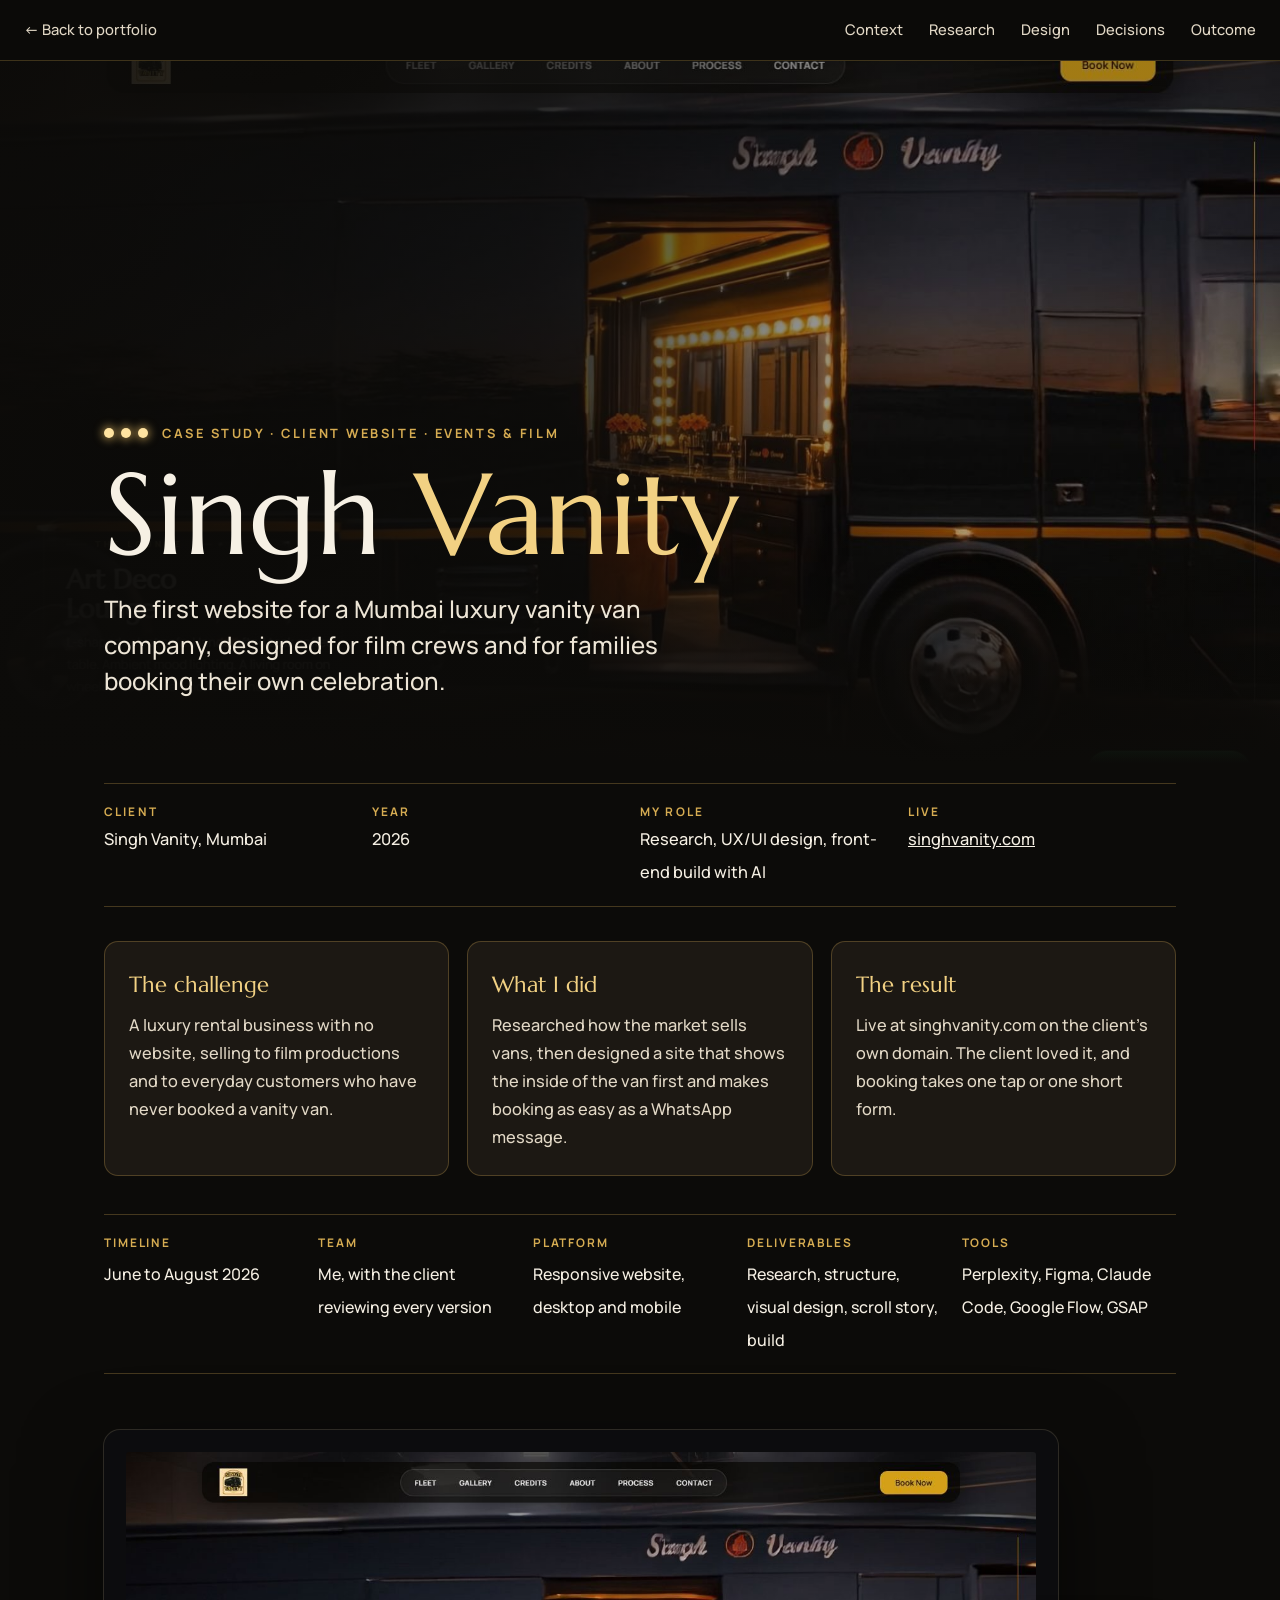
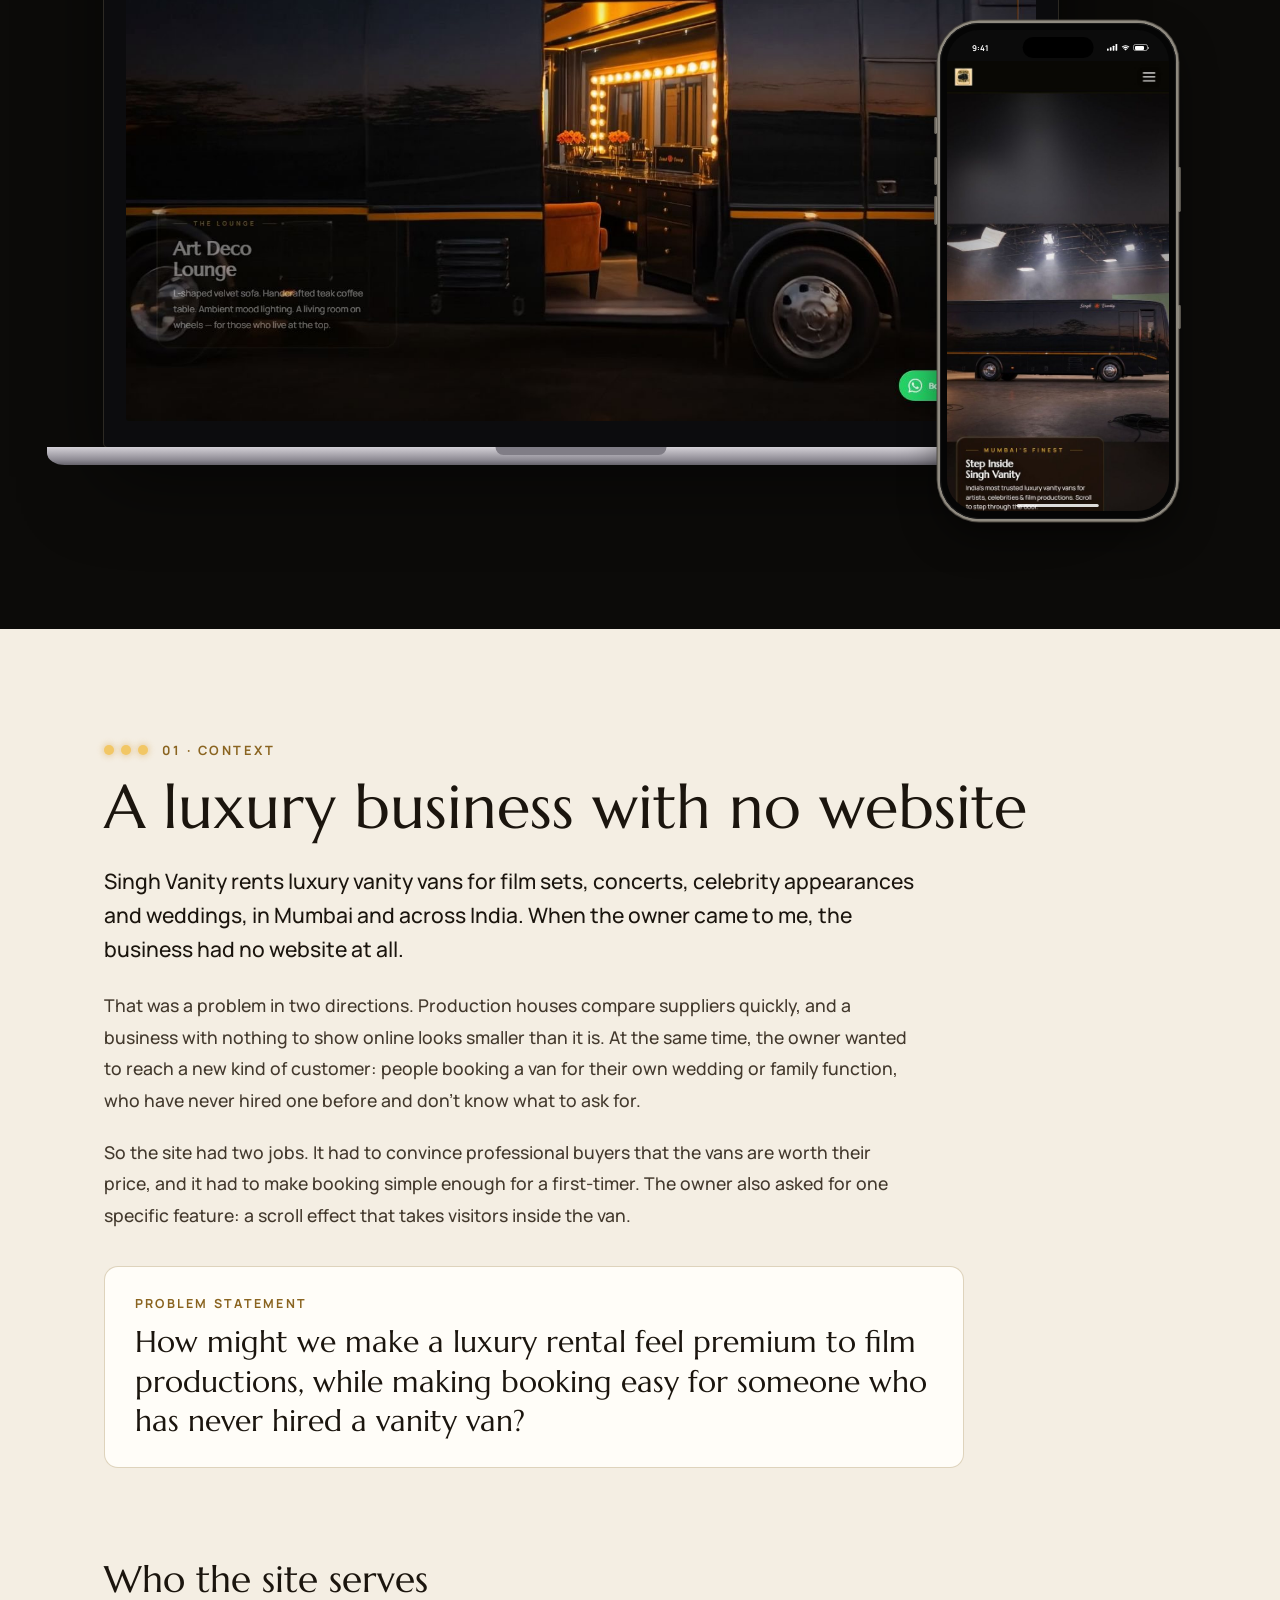
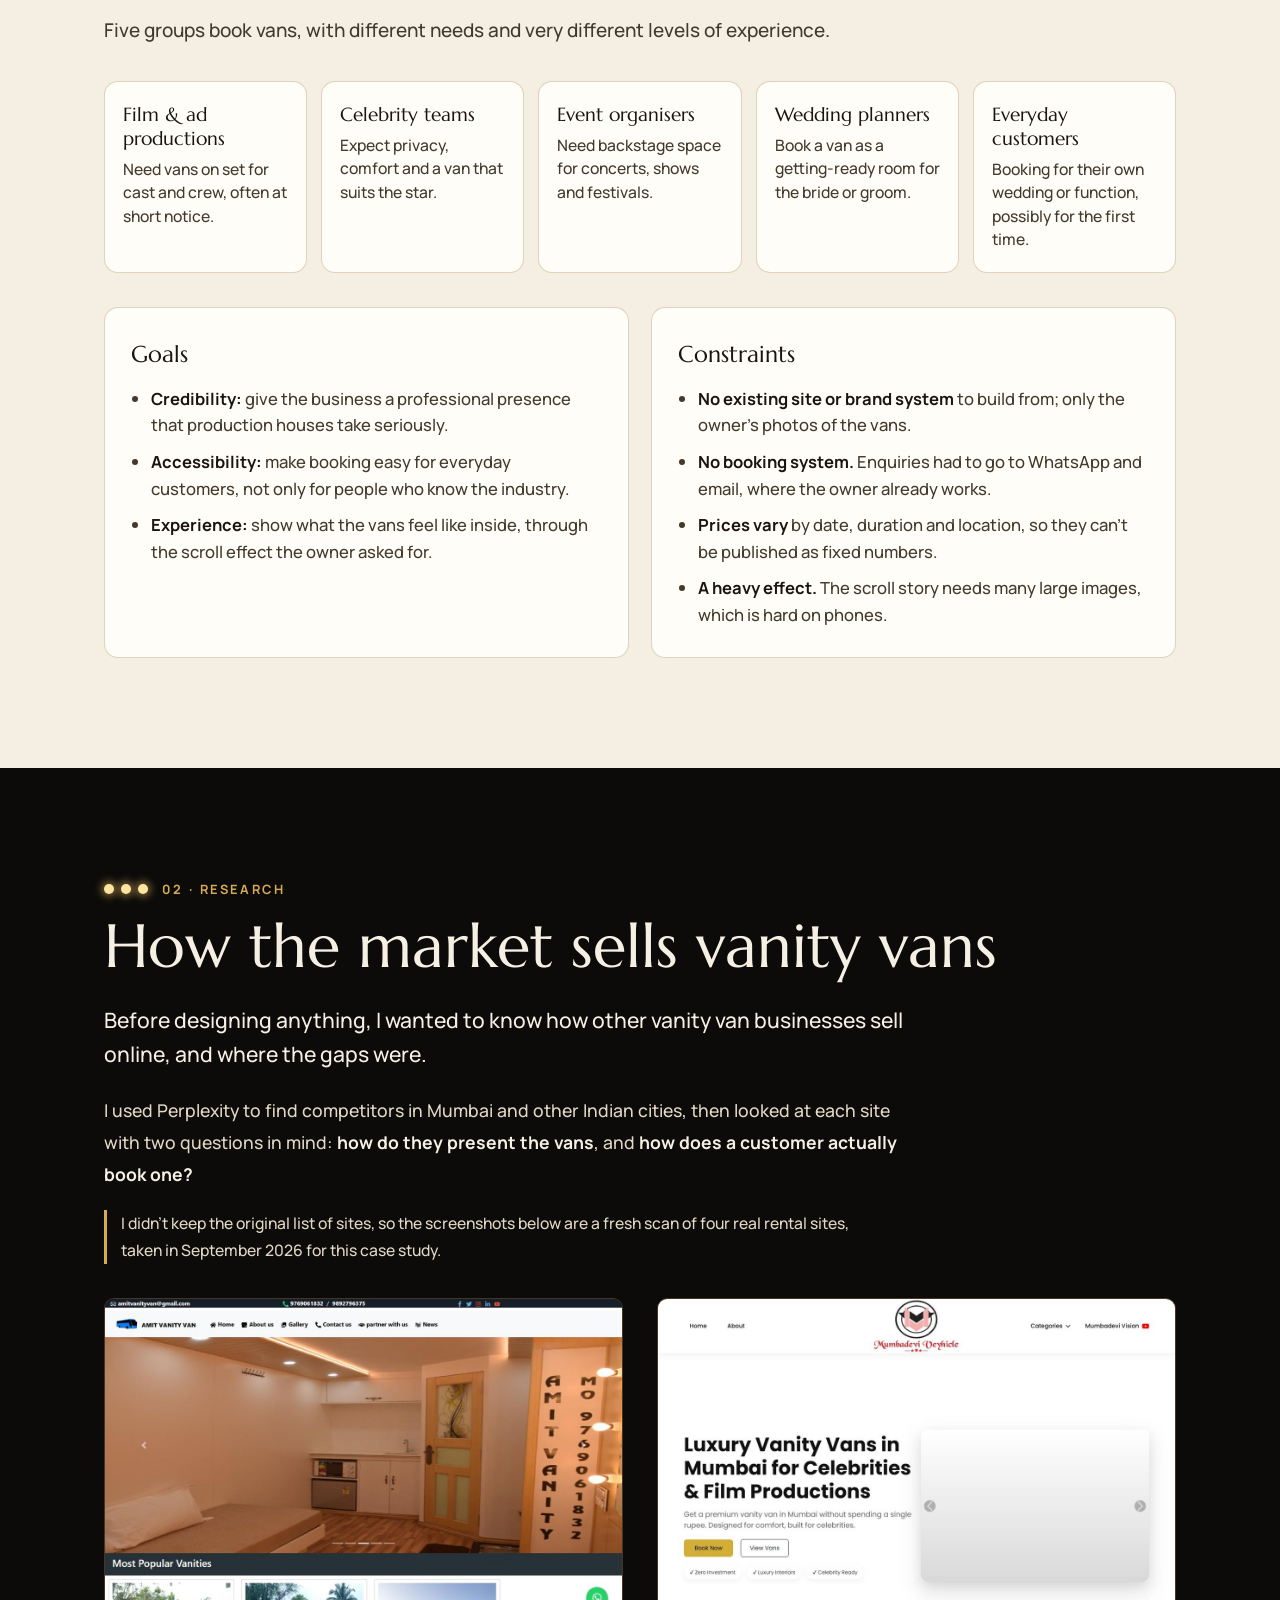
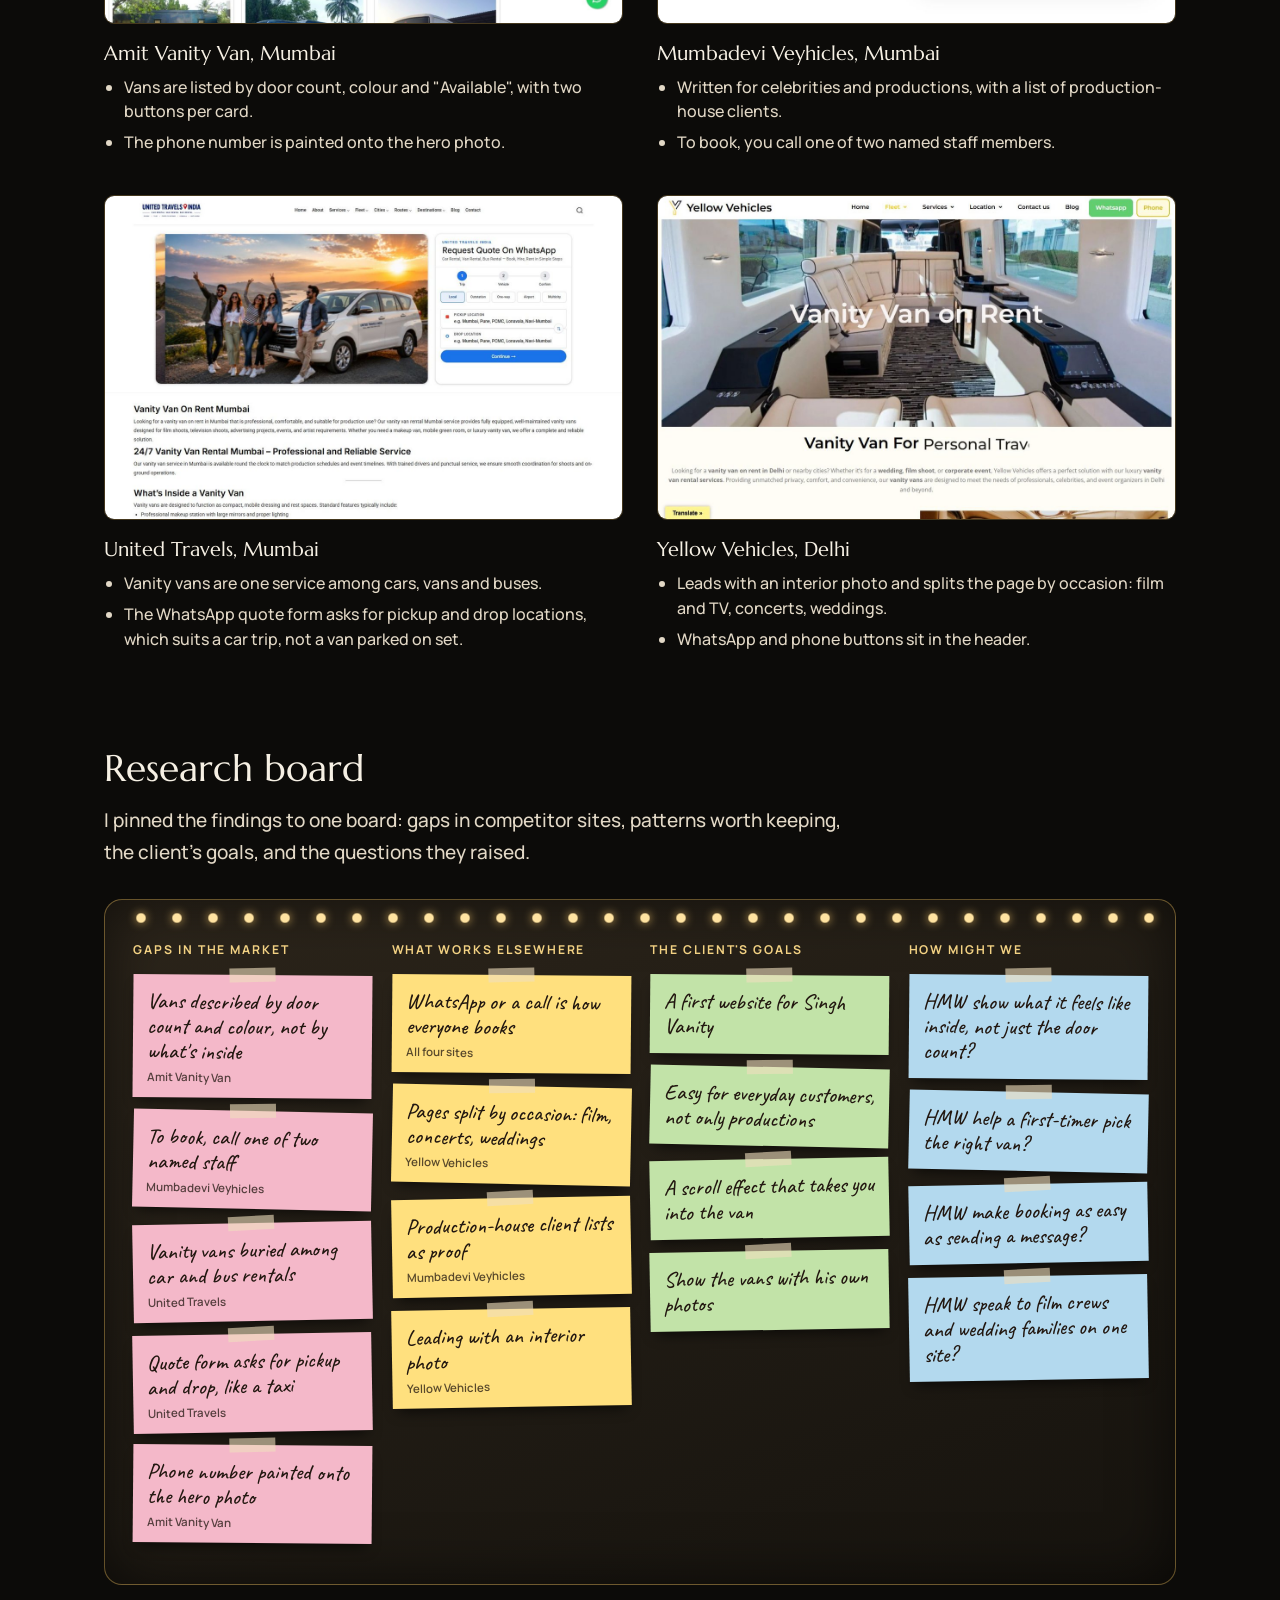
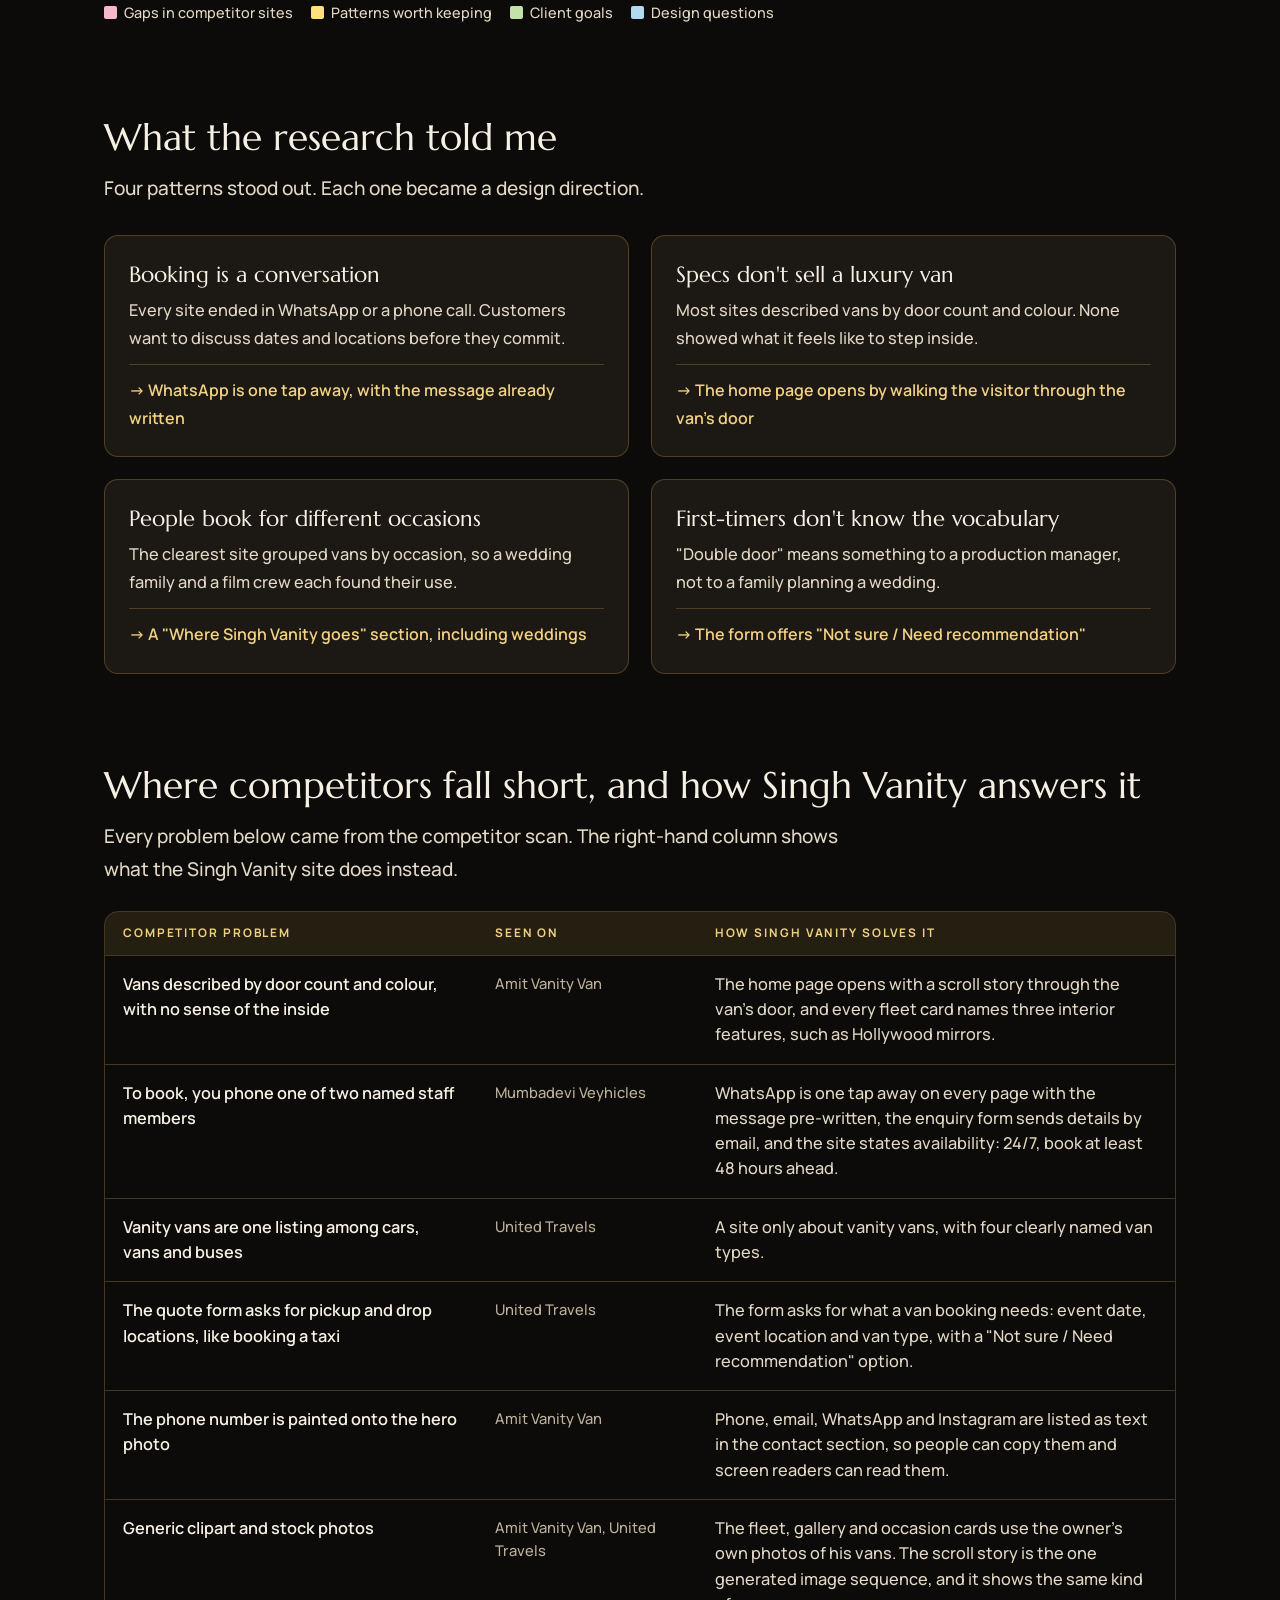
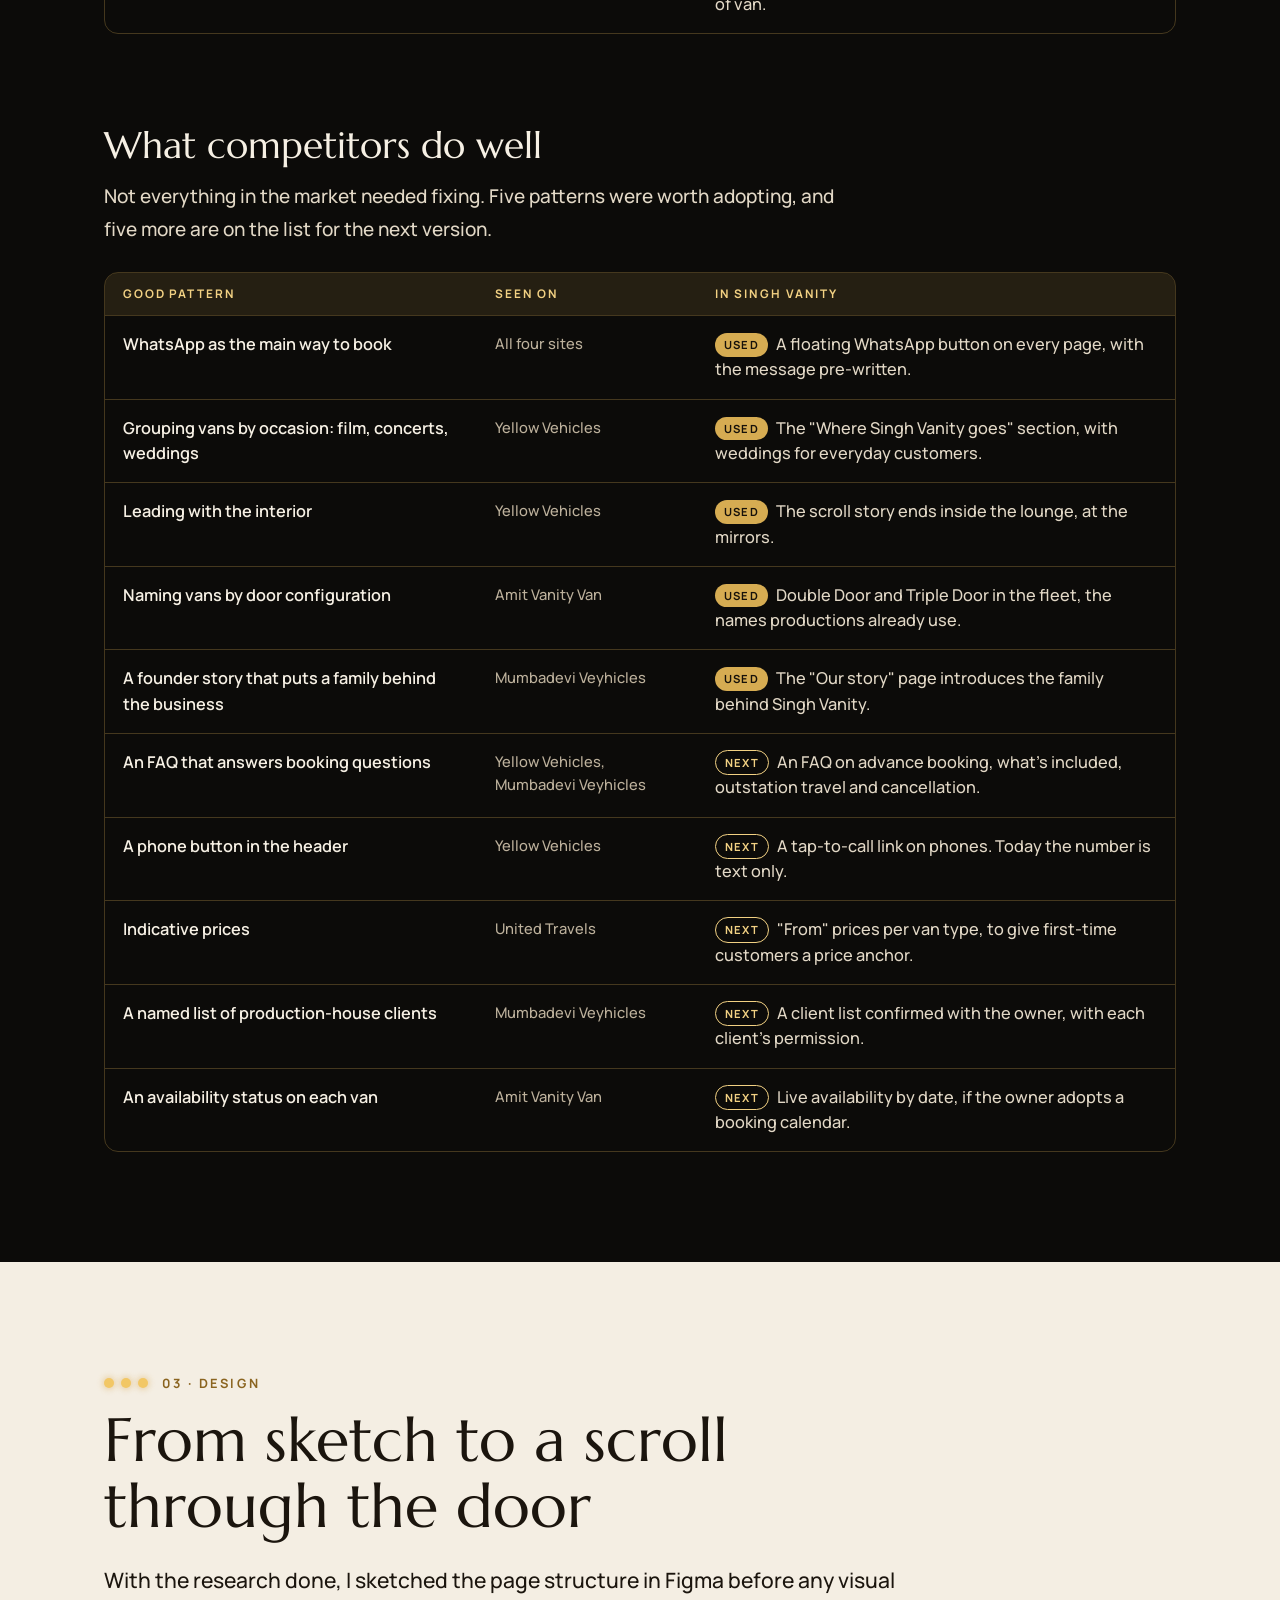
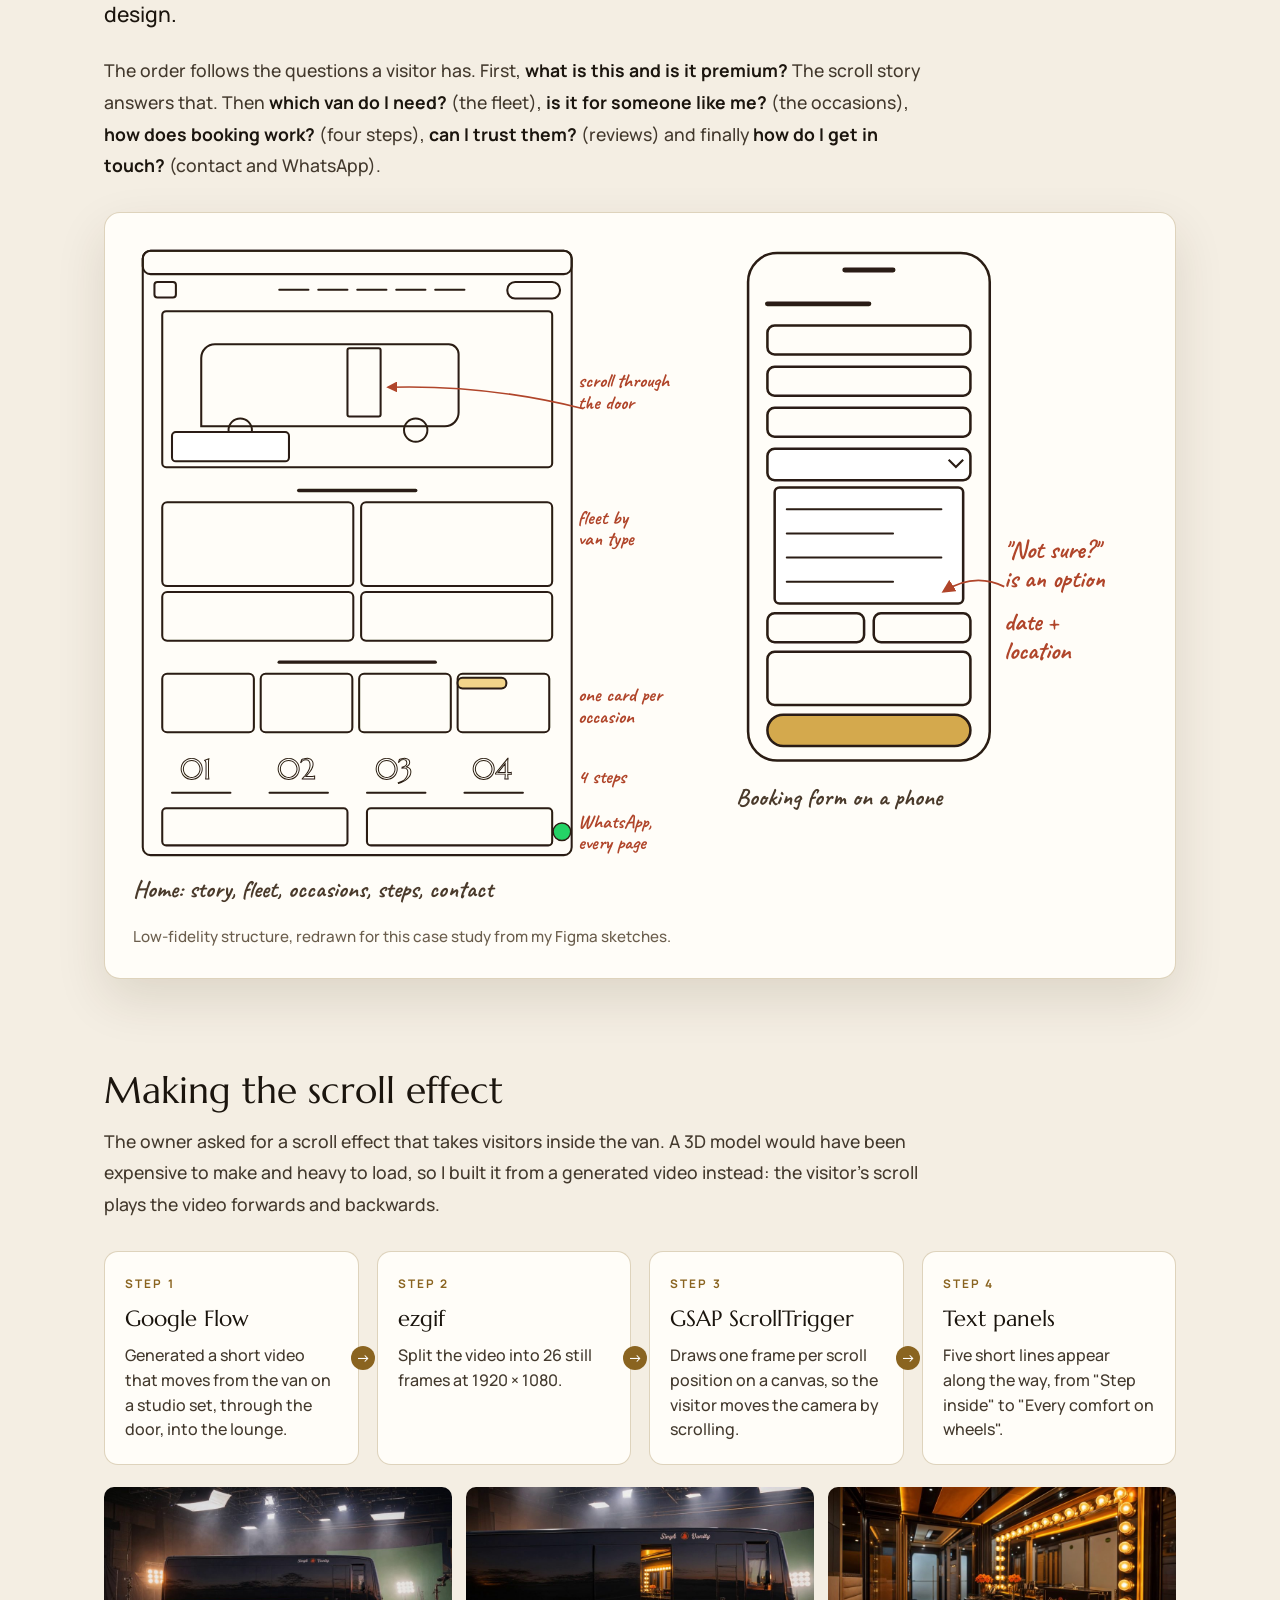
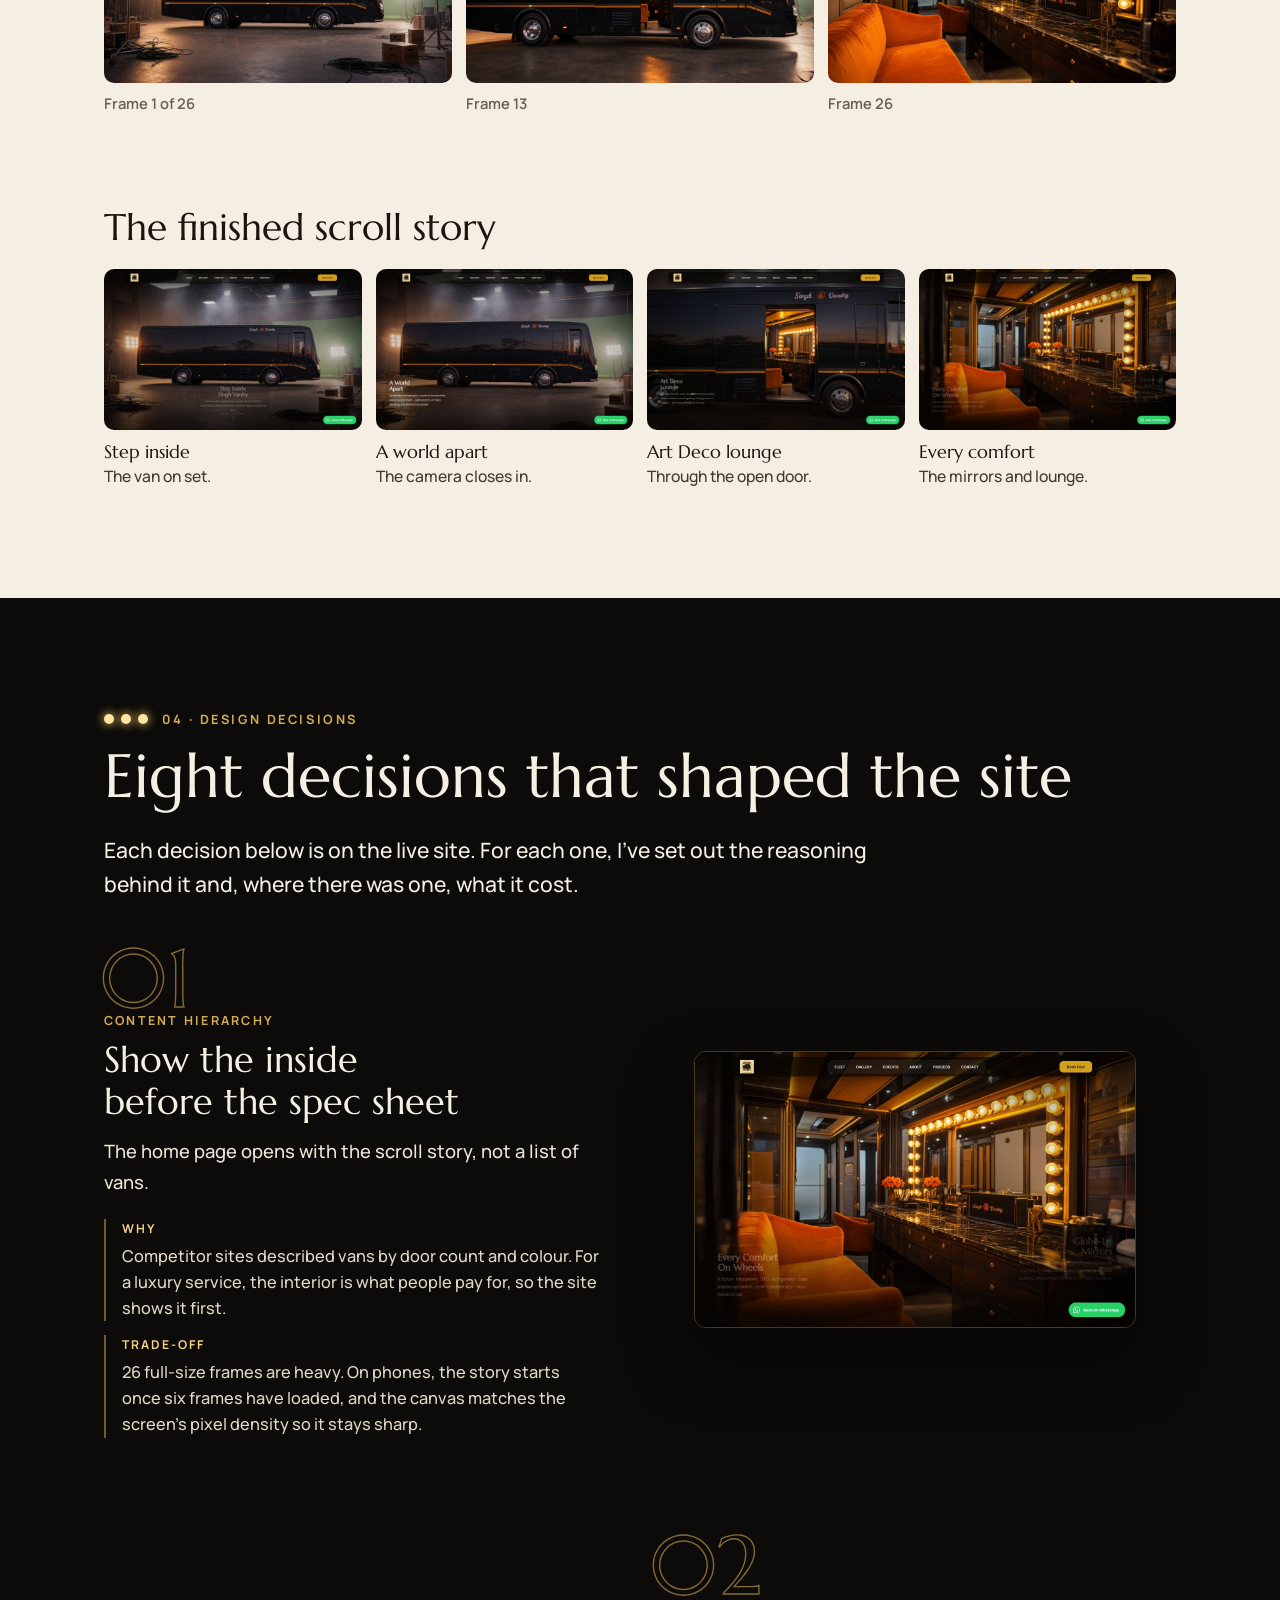
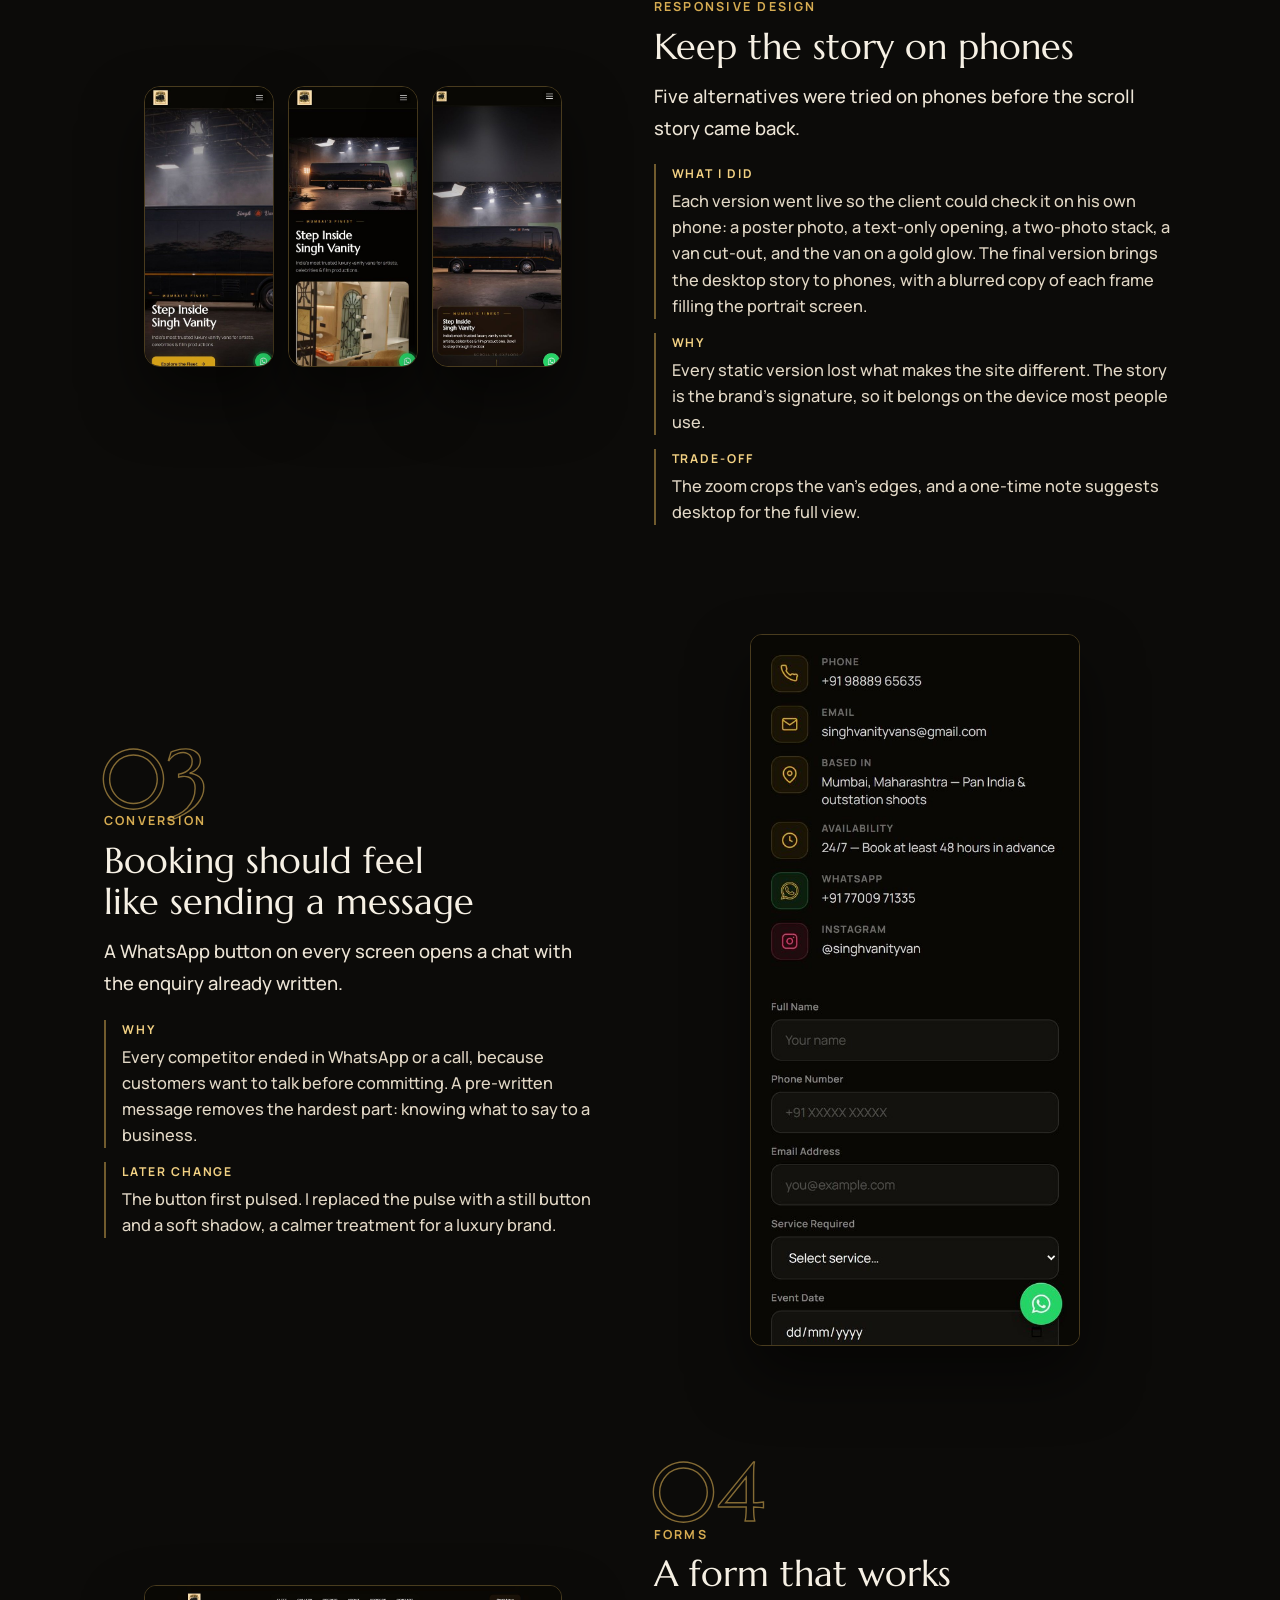
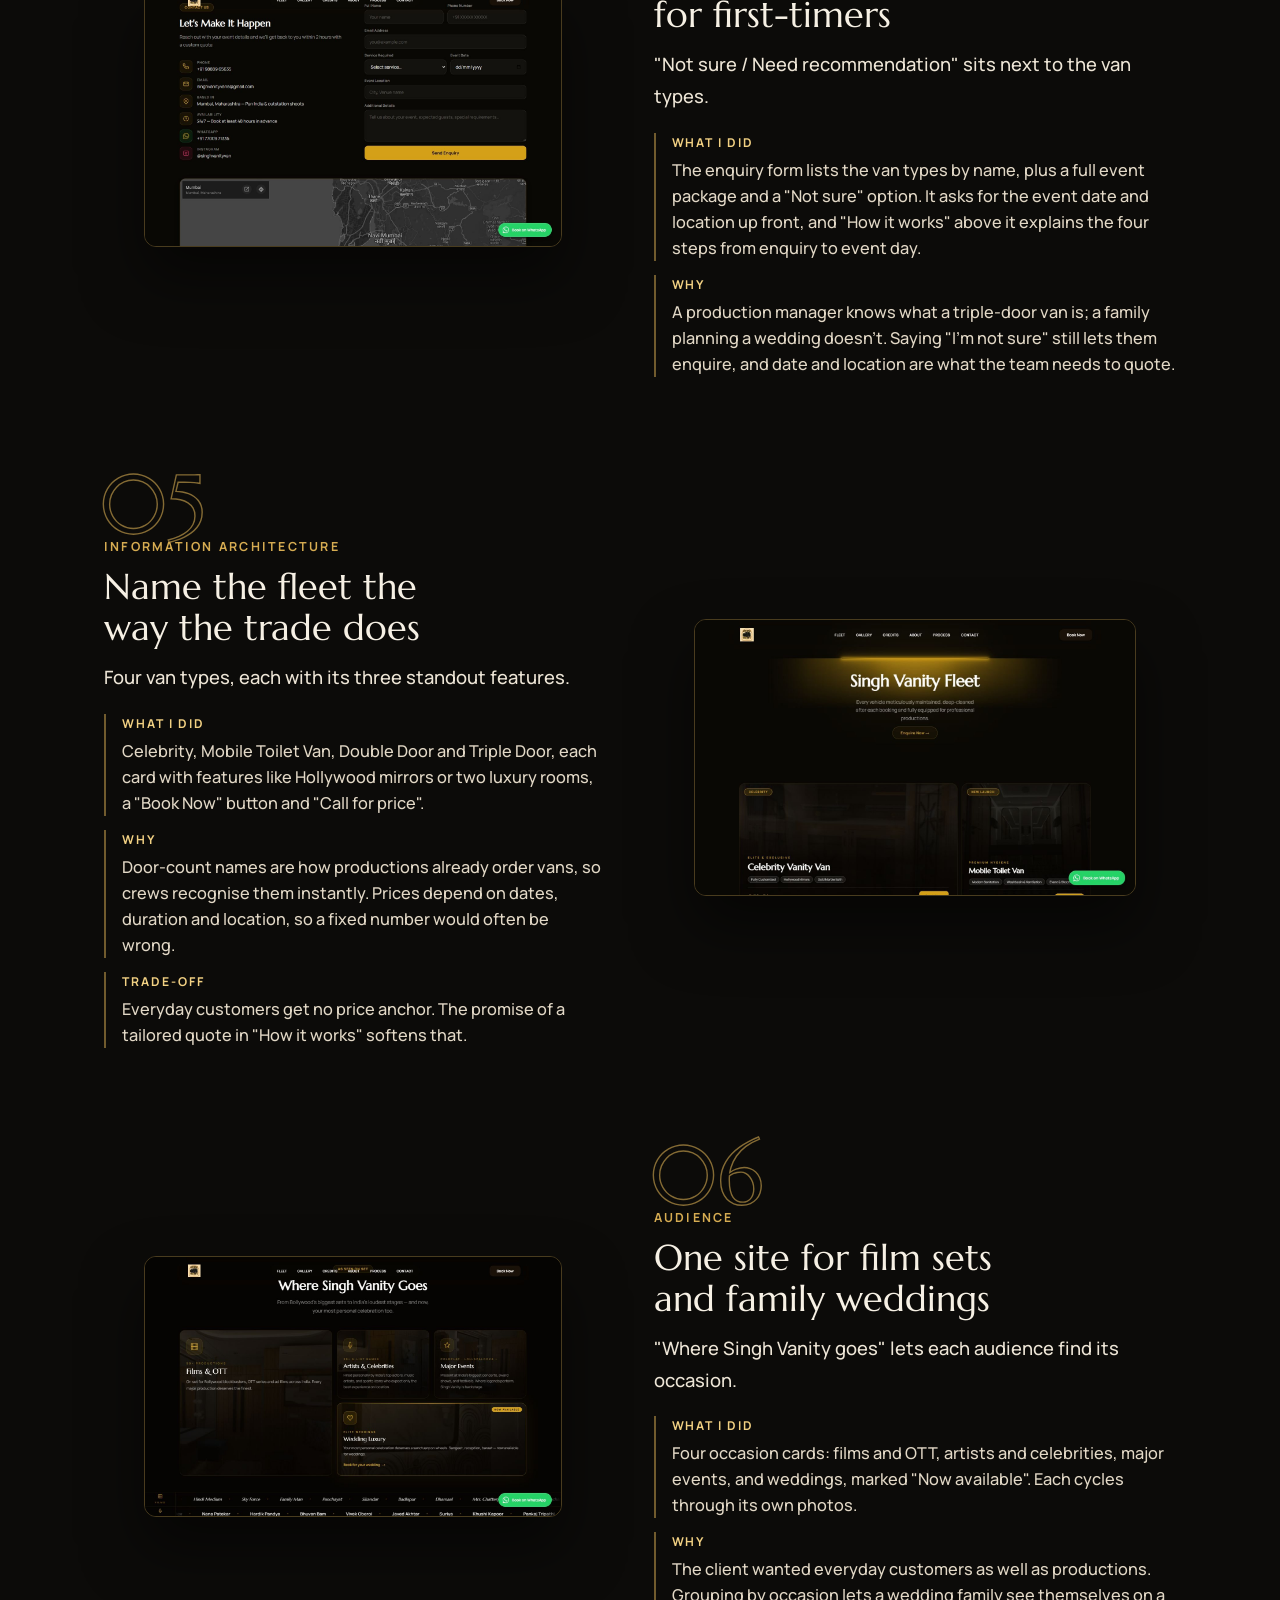
<file: case-studies/singh-vanity.html>
<!doctype html>
<html lang="en">
<head>
<!-- Google Tag Manager -->
<script>(function(w,d,s,l,i){w[l]=w[l]||[];w[l].push({'gtm.start':
new Date().getTime(),event:'gtm.js'});var f=d.getElementsByTagName(s)[0],
j=d.createElement(s),dl=l!='dataLayer'?'&l='+l:'';j.async=true;j.src=
'https://www.googletagmanager.com/gtm.js?id='+i+dl;f.parentNode.insertBefore(j,f);
})(window,document,'script','dataLayer','GTM-P87XQ3SF');</script>
<!-- End Google Tag Manager -->
<meta charset="utf-8">
<meta name="viewport" content="width=device-width, initial-scale=1">
<title>Singh Vanity | Jai Anklesaria</title>
<meta name="description" content="Case study: designing the first website for a Mumbai luxury vanity van company, for film crews and for families booking their own celebration.">
<link rel="preconnect" href="https://fonts.googleapis.com">
<link rel="preconnect" href="https://fonts.gstatic.com" crossorigin>
<link href="https://fonts.googleapis.com/css2?family=Marcellus&family=Manrope:wght@400;500;600;700&family=Caveat:wght@500;700&display=swap" rel="stylesheet">
<style>
  /* A luxury brochure: black spreads for the atmosphere, ivory spreads for reading. */
  :root{
    --black:#0C0B09; --black-2:#15130F; --card:#1C1813; --ivory:#F4EEE3; --ivory-2:#EAE2D3; --paper:#FFFDF8;
    --gold:#D6AC52; --gold-2:#F2D183; --gold-deep:#8A6420;
    --serif:"Marcellus","Georgia",serif; --sans:"Manrope",system-ui,sans-serif;
  }
  *{box-sizing:border-box}
  html{scroll-behavior:smooth}
  body{margin:0; background:var(--black); color:#F6F0E4; font-family:var(--sans); font-size:19px; font-weight:500; line-height:1.72; -webkit-font-smoothing:antialiased}
  img{max-width:100%; height:auto; display:block}
  a{color:inherit}
  :focus-visible{outline:3px solid var(--gold-2); outline-offset:3px}
  p{margin:0 0 1em}
  h1,h2,h3{text-wrap:balance; margin:0; font-weight:400}
  .wrap{max-width:1120px; margin:0 auto; padding:0 24px}
  .wide{max-width:1280px; margin:0 auto; padding:0 24px}
  .prose{max-width:740px}

  /* two grounds: dark and ivory. Each sets its own text tokens. */
  .dark{background:var(--black); --t1:#F6F0E4; --t2:#E2D8C6; --t3:#BDB19C; --acc:var(--gold); --rule:rgba(214,172,82,0.28); --surface:var(--card); color:var(--t1)}
  .ivory{background:var(--ivory); --t1:#1B150E; --t2:#43392D; --t3:#6B5E4D; --acc:var(--gold-deep); --rule:rgba(138,100,32,0.28); --surface:var(--paper); color:var(--t1)}
  .band{padding:110px 0}
  .muted{color:var(--t2)}

  .kicker{display:flex; align-items:center; gap:14px; font-size:0.8rem; font-weight:700; letter-spacing:0.2em; text-transform:uppercase; color:var(--acc)}
  .bulbs{display:flex; gap:7px}
  .bulbs i{width:10px; height:10px; border-radius:50%; background:#FFE3A1; box-shadow:0 0 9px 2px rgba(255,208,110,0.55)}
  .ivory .bulbs i{background:#F2C765; box-shadow:0 0 6px 1px rgba(214,160,60,0.45)}
  h2{font-family:var(--serif); font-size:clamp(2.3rem,5vw,3.8rem); line-height:1.08; margin:14px 0 24px; color:var(--t1)}
  .lede{font-size:1.3rem; line-height:1.6; color:var(--t2); max-width:780px}
  .sub-h{font-family:var(--serif); font-size:clamp(1.7rem,3vw,2.3rem); line-height:1.15; margin:90px 0 14px; color:var(--t1)}
  .sub-h + p{color:var(--t2); max-width:760px}

  .topbar{position:sticky; top:env(safe-area-inset-top,0px); z-index:30; background:rgba(12,11,9,0.92); backdrop-filter:blur(10px); border-bottom:1px solid rgba(214,172,82,0.25)}
  .topbar .wide{display:flex; justify-content:space-between; align-items:center; height:60px}
  .topbar a{font-size:0.92rem; text-decoration:none; color:#E2D8C6} .topbar a:hover{color:var(--gold-2)}
  .topbar nav{display:flex; gap:26px}
  @media (max-width:760px){.topbar nav{display:none}}

  /* hero: the van's open door behind the title */
  .hero{position:relative; min-height:clamp(520px,78vh,760px); display:flex; align-items:flex-end; overflow:hidden}
  .hero .bg{position:absolute; inset:0; background:url("images/singh-vanity/hero-3.jpg") center 40%/cover no-repeat}
  .hero .bg::after{content:''; position:absolute; inset:0; background:linear-gradient(90deg, rgba(12,11,9,0.95) 0%, rgba(12,11,9,0.78) 42%, rgba(12,11,9,0.25) 75%), linear-gradient(0deg, var(--black) 0%, transparent 35%)}
  .hero .wrap{position:relative; padding-bottom:64px; width:100%}
  .hero h1{font-family:var(--serif); font-size:clamp(3.4rem,9vw,7.4rem); line-height:0.95; margin:16px 0 22px}
  .hero h1 em{font-style:normal; color:var(--gold-2)}
  .hero .sub{font-size:clamp(1.2rem,2.1vw,1.5rem); line-height:1.5; color:#EDE5D6; max-width:640px; margin:0}
  @media (max-width:760px){.hero .bg{background-position:62% 40%} .hero .bg::after{background:linear-gradient(0deg, var(--black) 8%, rgba(12,11,9,0.75) 55%, rgba(12,11,9,0.35))}}

  .facts{display:grid; grid-template-columns:repeat(4,1fr); gap:0; border-top:1px solid var(--rule); border-bottom:1px solid var(--rule); margin-top:10px}
  .facts div{padding:18px 18px 18px 0}
  .facts b{display:block; font-size:0.74rem; letter-spacing:0.18em; text-transform:uppercase; color:var(--acc); font-weight:700}
  .facts span{font-size:1.02rem; color:var(--t1)}
  @media (max-width:760px){.facts{grid-template-columns:1fr 1fr}}

  .glance{display:grid; grid-template-columns:repeat(3,1fr); gap:18px; margin-top:34px}
  .glance div{background:var(--surface); border:1px solid var(--rule); border-radius:14px; padding:24px}
  .glance b{display:block; font-family:var(--serif); font-weight:400; font-size:1.35rem; color:var(--gold-2); margin-bottom:8px}
  .glance p{margin:0; color:var(--t2); font-size:1.02rem}
  @media (max-width:860px){.glance{grid-template-columns:1fr}}

  .stage{position:relative; padding:0 11% 5% 0; margin-top:56px}
  .laptop .lid{position:relative; background:#0c0c0e; border-radius:16px 16px 4px 4px; padding:2.3% 2.3% 2.7%; box-shadow:0 0 0 1px #2d2a24, 0 30px 80px rgba(0,0,0,0.55)}
  .laptop .lid img{border-radius:3px; width:100%}
  .laptop .base{position:relative; height:clamp(10px,1.4vw,18px); margin:0 -6%; background:linear-gradient(#d4d1d7,#8f8c95 70%,#67646c); border-radius:0 0 18px 18px / 0 0 12px 12px}
  .laptop .base::after{content:''; position:absolute; top:0; left:50%; width:16%; height:45%; transform:translateX(-50%); background:#807d86; border-radius:0 0 8px 8px}

  /* iPhone 17 Pro */
  .iphone{container-type:inline-size}
  .stage .iphone{position:absolute; right:0; bottom:0; width:22%}
  .iphone .frame{position:relative; padding:3.1cqw; border-radius:16.6cqw; background:#050505; box-shadow:0 0 0 1.05cqw #8f8a80, 0 0 0 1.45cqw #4a463f, inset 0 0 0 0.45cqw #1a1a1a, 0 7cqw 16cqw rgba(0,0,0,0.5)}
  .iphone .frame::after{content:''; position:absolute; right:-2.35cqw; top:57%; width:1.25cqw; height:10cqw; border-radius:0.6cqw; background:linear-gradient(270deg,#4a463f,#9a958b)}
  .iphone .pbtn{position:absolute; width:1.25cqw; background:linear-gradient(90deg,#4a463f,#9a958b); border-radius:0.6cqw}
  .iphone .act{left:-2.35cqw; top:19%; height:7cqw} .iphone .vu{left:-2.35cqw; top:27%; height:12cqw} .iphone .vd{left:-2.35cqw; top:35%; height:12cqw}
  .iphone .pw{right:-2.35cqw; top:29%; height:19cqw; background:linear-gradient(270deg,#4a463f,#9a958b)}
  .iphone .scr{position:relative; overflow:hidden; aspect-ratio:402/874; border-radius:13.6cqw; background:#0b0b0b; display:flex; flex-direction:column}
  .iphone .sb{position:relative; flex:none; height:13.2cqw; display:flex; align-items:center; justify-content:space-between; padding:1.6cqw 8cqw 0 10.5cqw; color:#fff; font:600 3.4cqw/1 var(--sans)}
  .iphone .island{position:absolute; left:50%; top:2.9cqw; width:30cqw; height:8.8cqw; transform:translateX(-50%); background:#000; border-radius:5cqw}
  .iphone .ic{display:flex; align-items:center; gap:1.4cqw} .iphone .ic svg{height:2.9cqw; width:auto; fill:#fff}
  .iphone .bat{position:relative; display:block; width:6.4cqw; height:3cqw; border:0.35cqw solid rgba(255,255,255,0.55); border-radius:1cqw; margin-right:0.6cqw}
  .iphone .bat::after{content:''; position:absolute; right:-0.9cqw; top:0.75cqw; width:0.5cqw; height:1cqw; background:rgba(255,255,255,0.55)}
  .iphone .bat i{position:absolute; inset:0.3cqw; right:1.3cqw; background:#fff; border-radius:0.4cqw}
  .iphone .scr img{flex:1; min-height:0; width:100%; object-fit:cover; object-position:top}
  .iphone .home{position:absolute; left:50%; bottom:1.9cqw; width:35cqw; height:1.3cqw; transform:translateX(-50%); background:rgba(255,255,255,0.85); border-radius:1cqw}

  .people{display:grid; grid-template-columns:repeat(5,1fr); gap:14px; margin-top:34px}
  .people div{background:var(--surface); border:1px solid var(--rule); border-radius:14px; padding:20px 18px}
  .people b{display:block; font-family:var(--serif); font-weight:400; font-size:1.2rem; line-height:1.25; color:var(--t1); margin-bottom:8px}
  .people p{margin:0; font-size:0.98rem; line-height:1.5; color:var(--t2)}
  @media (max-width:980px){.people{grid-template-columns:1fr 1fr}} @media (max-width:520px){.people{grid-template-columns:1fr}}

  .scan{display:grid; grid-template-columns:1fr 1fr; gap:34px; margin-top:34px}
  .scan figure{margin:0}
  .scan img{border-radius:10px; border:1px solid var(--rule)}
  .scan figcaption{margin-top:14px; font-size:1rem; line-height:1.55; color:var(--t2)}
  .scan figcaption b{display:block; font-family:var(--serif); font-weight:400; font-size:1.25rem; color:var(--t1); margin-bottom:4px}
  .scan ul{margin:6px 0 0; padding-left:20px} .scan li{margin-bottom:6px}
  @media (max-width:820px){.scan{grid-template-columns:1fr}}
  .honest{margin-top:20px; font-size:0.98rem; color:var(--t2); border-left:3px solid var(--acc); padding-left:14px; max-width:760px}

  /* research board: a dressing-room mirror with notes tucked into the frame */
  .mirror{margin-top:30px; padding:40px 28px 28px; border-radius:18px; position:relative; background:linear-gradient(160deg,#2c251b,#16130e); border:1px solid rgba(214,172,82,0.4); box-shadow:inset 0 0 60px rgba(0,0,0,0.6)}
  .mirror::before{content:''; position:absolute; left:18px; right:18px; top:12px; height:12px; background:radial-gradient(circle, #FFE3A1 4px, transparent 5.5px) 0 0/36px 12px repeat-x; filter:drop-shadow(0 0 5px rgba(255,208,110,0.8))}
  .mb-cols{display:grid; grid-template-columns:repeat(4,1fr); gap:20px}
  .mb-col h4{margin:0 0 14px; font-size:0.76rem; font-weight:700; letter-spacing:0.16em; text-transform:uppercase; color:var(--gold-2)}
  .note{position:relative; font-family:"Caveat",cursive; font-weight:500; font-size:1.36rem; line-height:1.15; color:#221710; padding:15px 14px 14px; margin-bottom:13px; box-shadow:0 8px 14px -6px rgba(0,0,0,0.7); transform:rotate(var(--r,-1deg))}
  .note::before{content:''; position:absolute; top:-7px; left:50%; width:46px; height:14px; margin-left:-23px; background:rgba(240,224,190,0.6); transform:rotate(-2deg)}
  .note:nth-child(3n){--r:1.2deg} .note:nth-child(3n+1){--r:-1.1deg} .note:nth-child(4n+2){--r:0.5deg}
  .note small{display:block; margin-top:6px; font-family:var(--sans); font-weight:600; font-size:0.72rem; color:rgba(34,23,16,0.75)}
  .n-pink{background:#F4B8C9} .n-yellow{background:#FFE07E} .n-green{background:#C2E3A8} .n-blue{background:#B3D9EE}
  .mb-legend{display:flex; flex-wrap:wrap; gap:18px; margin-top:16px; font-size:0.9rem; color:var(--t2)}
  .mb-legend i{display:inline-block; width:13px; height:13px; margin-right:7px; vertical-align:-1px; border-radius:2px}
  @media (max-width:1000px){.mb-cols{grid-template-columns:1fr 1fr}} @media (max-width:560px){.mb-cols{grid-template-columns:1fr} .mirror{padding:34px 16px 18px}}

  .insights{display:grid; grid-template-columns:repeat(2,1fr); gap:22px; margin-top:30px}
  .insights div{background:var(--surface); border:1px solid var(--rule); border-radius:14px; padding:24px}
  .insights h3{font-family:var(--serif); font-size:1.4rem; line-height:1.25; margin-bottom:8px; color:var(--t1)}
  .insights p{margin:0; font-size:1.02rem; color:var(--t2)}
  .insights .to{display:block; margin-top:12px; padding-top:12px; border-top:1px solid var(--rule); color:var(--gold-2); font-weight:600; font-size:1rem}
  @media (max-width:760px){.insights{grid-template-columns:1fr}}

  .sketchbook{margin-top:30px; padding:28px; border-radius:16px; background:var(--paper); border:1px solid var(--rule); box-shadow:0 20px 50px rgba(60,40,10,0.12)}
  .sk-grid{display:grid; grid-template-columns:1.4fr 1fr; gap:28px; align-items:start}
  .sketchbook figure{margin:0} .sketchbook svg{width:100%; height:auto; display:block}
  .sketchbook figcaption{font-family:"Caveat",cursive; font-weight:700; font-size:1.5rem; color:#4a3a2b; margin-top:4px}
  .sk-note{font-size:0.95rem; color:var(--t3); margin:14px 0 0}
  @media (max-width:820px){.sk-grid{grid-template-columns:1fr}}

  .pipeline{display:grid; grid-template-columns:repeat(4,1fr); gap:18px; margin-top:30px}
  .pipeline div{position:relative; background:var(--surface); border:1px solid var(--rule); border-radius:14px; padding:22px 20px}
  .pipeline div:not(:last-child)::after{content:'\2192'; position:absolute; right:-17px; top:50%; transform:translateY(-50%); width:24px; height:24px; border-radius:50%; background:var(--acc); color:#fff; font-size:0.9rem; display:grid; place-items:center; z-index:1}
  .pipeline b{display:block; font-size:0.74rem; letter-spacing:0.18em; text-transform:uppercase; color:var(--acc); margin-bottom:6px}
  .pipeline h3{font-family:var(--serif); font-size:1.35rem; margin-bottom:6px; color:var(--t1)}
  .pipeline p{margin:0; font-size:1rem; line-height:1.55; color:var(--t2)}
  @media (max-width:900px){.pipeline{grid-template-columns:1fr 1fr} .pipeline div:nth-child(2)::after{display:none}}
  @media (max-width:520px){.pipeline{grid-template-columns:1fr} .pipeline div::after{display:none}}
  .frames{display:grid; grid-template-columns:repeat(3,1fr); gap:14px; margin-top:22px}
  .frames figure,.story figure{margin:0}
  .frames img,.story img{border-radius:10px}
  .frames figcaption{font-size:0.92rem; color:var(--t3); margin-top:8px; font-weight:600}
  .story{display:grid; grid-template-columns:repeat(4,1fr); gap:14px; margin-top:20px}
  .story figcaption{font-size:0.98rem; color:var(--t2); margin-top:10px; line-height:1.45} .story figcaption b{display:block; color:var(--t1); font-family:var(--serif); font-weight:400; font-size:1.1rem}
  @media (max-width:760px){.story{grid-template-columns:1fr 1fr}}

  /* decisions as brochure spreads, all open */
  .spreads{margin-top:40px; display:grid; gap:90px}
  .spread{display:grid; grid-template-columns:1fr 1.05fr; gap:52px; align-items:center}
  .spread:nth-child(even) > .sp-text{order:2}
  .spread.solo{grid-template-columns:1fr; max-width:820px}
  .sp-text{position:relative}
  .ghost{display:block; font-family:var(--serif); font-size:5.2rem; line-height:0.9; margin:0 0 -6px -4px; color:transparent; -webkit-text-stroke:1.4px rgba(214,172,82,0.6); pointer-events:none}
  .spread > *{min-width:0}
  .sp-text > *{position:relative; z-index:1}
  .sp-kicker{font-size:0.78rem; font-weight:700; letter-spacing:0.18em; text-transform:uppercase; color:var(--gold); margin:0 0 8px}
  .sp-text h3{font-family:var(--serif); font-size:clamp(1.7rem,2.8vw,2.3rem); line-height:1.15; margin:0 0 14px; color:#F6F0E4}
  .sp-sum{font-size:1.15rem; color:#EDE5D6; margin:0 0 20px}
  .triad{margin:0; display:grid; gap:14px}
  .triad div{border-left:2px solid rgba(214,172,82,0.5); padding-left:16px}
  .triad dt{font-size:0.76rem; font-weight:700; letter-spacing:0.16em; text-transform:uppercase; color:var(--gold-2); margin-bottom:3px}
  .triad dd{margin:0; font-size:1.02rem; line-height:1.6; color:#E2D8C6}
  .sp-img img{border-radius:12px; border:1px solid rgba(214,172,82,0.3); box-shadow:0 30px 60px rgba(0,0,0,0.5)}
  .sp-img.tall{display:flex; justify-content:center} .sp-img.tall img{max-width:330px}
  .sp-img.trio{display:grid; grid-template-columns:repeat(3,1fr); gap:14px}
  .sp-img.trio img{aspect-ratio:390/844; object-fit:cover; object-position:top; border-radius:16px}
  @media (max-width:900px){.spread{grid-template-columns:1fr; gap:26px} .spread:nth-child(even) > .sp-text{order:0} .ghost{font-size:4rem}}

  .versions{display:grid; grid-template-columns:repeat(6,1fr); gap:18px; margin-top:34px}
  .versions figure{margin:0}
  .versions .ph{border-radius:26px; padding:7px; background:#050505; box-shadow:0 0 0 2px #8f8a80, 0 18px 36px rgba(40,25,5,0.3)}
  .versions .ph img{border-radius:20px; aspect-ratio:390/844; object-fit:cover; object-position:top}
  .versions figcaption{margin-top:14px; font-size:0.98rem; line-height:1.45; color:var(--t2)}
  .versions figcaption b{display:block; font-family:var(--serif); font-weight:400; font-size:1.15rem; color:var(--t1)}
  .versions .final .ph{box-shadow:0 0 0 3px var(--gold), 0 0 30px rgba(214,172,82,0.5)}
  .versions .final figcaption b{color:var(--acc)}
  @media (max-width:980px){.versions{grid-template-columns:repeat(3,1fr)}} @media (max-width:480px){.versions{grid-template-columns:repeat(2,1fr)}}

  .vs{display:grid; grid-template-columns:1.1fr 1fr; gap:22px; margin-top:30px}
  .panel{background:var(--surface); border:1px solid var(--rule); border-radius:14px; padding:26px}
  .panel .kicker{margin-bottom:6px}
  .sw{display:grid; grid-template-columns:repeat(3,1fr); gap:10px; margin-top:12px}
  .sw div{border-radius:10px; padding:46px 12px 12px; font-size:0.86rem; font-weight:600; color:#fff; border:1px solid rgba(255,255,255,0.1); line-height:1.35}
  .panel p{color:var(--t2); font-size:1rem}
  @media (max-width:760px){.vs{grid-template-columns:1fr}}

  .pairs{display:grid; grid-template-columns:1fr 1fr; gap:54px 44px; margin-top:34px}
  .pair{margin:0} .pair .stage{padding:0 12% 6% 0; margin-top:0} .pair .stage .iphone{width:25%}
  .pair figcaption{font-size:1.02rem; color:var(--t2); margin-top:16px} .pair figcaption b{color:var(--t1); font-family:var(--serif); font-weight:400; font-size:1.2rem}
  @media (max-width:860px){.pairs{grid-template-columns:1fr}}

  .tools{display:grid; grid-template-columns:repeat(3,1fr); gap:16px; margin-top:30px}
  .tools div{background:var(--surface); border:1px solid var(--rule); border-radius:14px; padding:20px}
  .tools b{font-size:0.76rem; font-weight:700; letter-spacing:0.16em; text-transform:uppercase; color:var(--acc)}
  .tools p{margin:6px 0 0; font-size:1.02rem; color:var(--t2)}
  @media (max-width:860px){.tools{grid-template-columns:1fr 1fr}} @media (max-width:520px){.tools{grid-template-columns:1fr}}

  .thanks{padding:100px 0; text-align:center; background:radial-gradient(ellipse 60% 60% at 50% 35%, rgba(214,172,82,0.14), transparent 70%), var(--black)}
  .thanks .video{max-width:920px; margin:36px auto 0; border-radius:14px; overflow:hidden; border:1px solid rgba(214,172,82,0.35); box-shadow:0 30px 80px rgba(0,0,0,0.6)}
  .thanks video{display:block; width:100%; height:auto; background:#000}
  .btn{display:inline-flex; align-items:center; gap:10px; margin-top:30px; padding:15px 28px; border-radius:999px; background:var(--gold); color:#16110a; font-weight:700; text-decoration:none}
  .btn:hover{background:var(--gold-2)}
  .more{padding:70px 0 40px}
  .more .grid{display:grid; grid-template-columns:repeat(3,1fr); gap:16px; margin-top:16px}
  .more a{display:block; padding:20px 22px; border:1px solid var(--rule); border-radius:14px; text-decoration:none; background:var(--surface)}
  .more a:hover{border-color:var(--acc)}
  .more a b{display:block; font-family:var(--serif); font-weight:400; font-size:1.2rem; color:var(--t1)} .more a span{color:var(--t2); font-size:0.96rem}
  @media (max-width:760px){.more .grid{grid-template-columns:1fr}}
  footer{border-top:1px solid var(--rule); padding:24px 0 44px; font-size:0.9rem; color:var(--t3)}

  /* long-form reading */
  .read{max-width:68ch}
  .read p{font-size:1.1rem; line-height:1.8; margin:0 0 1.15em; color:var(--t2)}
  .read p.open{font-size:1.32rem; line-height:1.6; color:var(--t1)}
  .read h3{font-family:var(--serif); font-size:1.45rem; line-height:1.25; margin:1.8em 0 0.5em; color:var(--t1)}
  .read strong{color:var(--t1); font-weight:700}
  .framing{margin:34px 0 0; padding:26px 30px; border-radius:14px; background:var(--surface); border:1px solid var(--rule); max-width:860px}
  .framing span{display:block; font-size:0.78rem; font-weight:700; letter-spacing:0.18em; text-transform:uppercase; color:var(--acc); margin-bottom:8px}
  .framing p{margin:0; font-family:var(--serif); font-size:clamp(1.4rem,2.6vw,1.9rem); line-height:1.3; color:var(--t1)}
  .overview{display:grid; grid-template-columns:repeat(5,1fr); gap:0; margin-top:38px; border-top:1px solid var(--rule)}
  .overview div{padding:18px 18px 18px 0; border-bottom:1px solid var(--rule)}
  .overview b{display:block; font-size:0.74rem; letter-spacing:0.16em; text-transform:uppercase; color:var(--acc); font-weight:700; margin-bottom:4px}
  .overview span{font-size:1rem; line-height:1.5; color:var(--t1)}
  @media (max-width:980px){.overview{grid-template-columns:1fr 1fr}}
  .gc{display:grid; grid-template-columns:1fr 1fr; gap:22px; margin-top:34px}
  .gc > div{background:var(--surface); border:1px solid var(--rule); border-radius:14px; padding:26px 26px 18px}
  .gc h3{font-family:var(--serif); font-size:1.45rem; margin:0 0 12px; color:var(--t1)}
  .gc ul{margin:0; padding-left:20px} .gc li{margin-bottom:10px; font-size:1.04rem; line-height:1.6; color:var(--t2)}
  .gc li b{color:var(--t1); font-weight:700}
  @media (max-width:820px){.gc{grid-template-columns:1fr}}
  .lessons{display:grid; grid-template-columns:repeat(3,1fr); gap:20px; margin-top:34px}
  .lessons > div{display:flex; flex-direction:column; gap:10px; padding:26px 24px; background:var(--surface); border:1px solid var(--rule); border-radius:14px}
  .lessons i{font-style:normal; font-family:var(--serif); font-size:2.6rem; line-height:1; color:var(--acc)}
  .lessons h3{font-family:var(--serif); font-size:1.35rem; line-height:1.25; margin:0 0 10px; color:var(--t1)}
  .lessons p{margin:0; font-size:1.04rem; line-height:1.7; color:var(--t2)}
  @media (max-width:900px){.lessons{grid-template-columns:1fr}}

  /* competitor comparison */
  .cmp{margin-top:26px; border:1px solid var(--rule); border-radius:14px; overflow:hidden}
  .cmp-row{display:grid; grid-template-columns:1.05fr 0.62fr 1.35fr; border-top:1px solid var(--rule)}
  .cmp-row:first-child{border-top:0}
  .cmp-row > div{padding:16px 18px; font-size:1.02rem; line-height:1.55; color:var(--t2)}
  .cmp-row > div:first-child{color:var(--t1); font-weight:600}
  .cmp-head{background:rgba(214,172,82,0.12)}
  .cmp-head > div{font-size:0.74rem !important; font-weight:700 !important; letter-spacing:0.16em; text-transform:uppercase; color:var(--gold-2) !important; padding:12px 18px}
  .cmp .seen{font-size:0.92rem; color:var(--t3)}
  .tag{display:inline-block; font-size:0.7rem; font-weight:700; letter-spacing:0.12em; text-transform:uppercase; padding:3px 9px; border-radius:99px; margin-right:8px; vertical-align:1px}
  .tag.used{background:var(--gold); color:#16110a}
  .tag.next{border:1px solid var(--gold-2); color:var(--gold-2)}
  @media (max-width:820px){
    .cmp-head{display:none}
    .cmp-row{grid-template-columns:1fr; padding:14px 0}
    .cmp-row > div{padding:3px 18px}
    .cmp-row > div[data-l]::before{content:attr(data-l); display:block; font-size:0.7rem; font-weight:700; letter-spacing:0.14em; text-transform:uppercase; color:var(--gold); margin-top:6px}
  }
</style>
<!-- sharing + search (launch checklist) -->
<link rel="canonical" href="https://jaisuxportfolio.netlify.app/case-studies/singh-vanity.html">
<meta property="og:type" content="website">
<meta property="og:site_name" content="Jai Anklesaria">
<meta property="og:title" content="Singh Vanity | Jai Anklesaria">
<meta property="og:description" content="Case study: designing the first website for a Mumbai luxury vanity van company, for film crews and for families booking their own celebration.">
<meta property="og:url" content="https://jaisuxportfolio.netlify.app/case-studies/singh-vanity.html">
<meta property="og:image" content="https://jaisuxportfolio.netlify.app/og-image.jpg">
<meta property="og:image:width" content="1200">
<meta property="og:image:height" content="630">
<meta property="og:image:alt" content="Jai Anklesaria, Product Designer: portfolio home page">
<meta name="twitter:card" content="summary_large_image">
<meta name="twitter:title" content="Singh Vanity | Jai Anklesaria">
<meta name="twitter:description" content="Case study: designing the first website for a Mumbai luxury vanity van company, for film crews and for families booking their own celebration.">
<meta name="twitter:image" content="https://jaisuxportfolio.netlify.app/og-image.jpg">
</head>
<body>
<!-- Google Tag Manager (noscript) -->
<noscript><iframe src="https://www.googletagmanager.com/ns.html?id=GTM-P87XQ3SF"
height="0" width="0" style="display:none;visibility:hidden"></iframe></noscript>
<!-- End Google Tag Manager (noscript) -->
<div class="topbar"><div class="wide">
  <a href="../index.html#work">&larr; Back to portfolio</a>
  <nav aria-label="Case study sections"><a href="#context">Context</a><a href="#research">Research</a><a href="#design">Design</a><a href="#decisions">Decisions</a><a href="#outcome">Outcome</a></nav>
</div></div>

<main>
<header class="hero dark">
  <div class="bg" aria-hidden="true"></div>
  <div class="wrap">
    <p class="kicker"><span class="bulbs"><i></i><i></i><i></i></span>Case study · Client website · Events &amp; film</p>
    <h1>Singh <em>Vanity</em></h1>
    <p class="sub">The first website for a Mumbai luxury vanity van company, designed for film crews and for families booking their own celebration.</p>
  </div>
</header>

<section class="dark" style="padding:10px 0 110px">
  <div class="wrap">
    <div class="facts">
      <div><b>Client</b><span>Singh Vanity, Mumbai</span></div>
      <div><b>Year</b><span>2026</span></div>
      <div><b>My role</b><span>Research, UX/UI design, front-end build with AI</span></div>
      <div><b>Live</b><span><a href="https://singhvanity.com/" target="_blank" rel="noopener">singhvanity.com</a></span></div>
    </div>
    <div class="glance">
      <div><b>The challenge</b><p>A luxury rental business with no website, selling to film productions and to everyday customers who have never booked a vanity van.</p></div>
      <div><b>What I did</b><p>Researched how the market sells vans, then designed a site that shows the inside of the van first and makes booking as easy as a WhatsApp message.</p></div>
      <div><b>The result</b><p>Live at singhvanity.com on the client's own domain. The client loved it, and booking takes one tap or one short form.</p></div>
    </div>
    <div class="overview">
      <div><b>Timeline</b><span>June to August 2026</span></div>
      <div><b>Team</b><span>Me, with the client reviewing every version</span></div>
      <div><b>Platform</b><span>Responsive website, desktop and mobile</span></div>
      <div><b>Deliverables</b><span>Research, structure, visual design, scroll story, build</span></div>
      <div><b>Tools</b><span>Perplexity, Figma, Claude Code, Google Flow, GSAP</span></div>
    </div>
    <div class="stage">
      <div class="laptop"><div class="lid"><img src="images/singh-vanity/hero-3.jpg" alt="The Singh Vanity home page: the van's door open onto the Art Deco lounge" width="1440" height="900"></div><div class="base"></div></div>
      <div class="iphone"><div class="frame"><i class="pbtn act"></i><i class="pbtn vu"></i><i class="pbtn vd"></i><i class="pbtn pw"></i><div class="scr"><span class="sb" aria-hidden="true"><b>9:41</b><i class="island"></i><span class="ic"><svg viewBox="0 0 18 12" aria-hidden="true"><rect x="0" y="8" width="3" height="4" rx="0.8"/><rect x="5" y="5.5" width="3" height="6.5" rx="0.8"/><rect x="10" y="3" width="3" height="9" rx="0.8"/><rect x="15" y="0" width="3" height="12" rx="0.8"/></svg><svg viewBox="0 0 16 12" aria-hidden="true"><path d="M8 11.6 5.6 9.2a3.4 3.4 0 0 1 4.8 0z"/><path d="M3.4 7a6.6 6.6 0 0 1 9.2 0l-1.4 1.4a4.6 4.6 0 0 0-6.4 0z"/><path d="M1.2 4.8a9.7 9.7 0 0 1 13.6 0l-1.4 1.4a7.7 7.7 0 0 0-10.8 0z"/></svg><i class="bat"><i></i></i></span></span><img src="images/singh-vanity/mobile-hero.jpg" alt="The home page on a phone" loading="lazy" width="520" height="1125"><i class="home" aria-hidden="true"></i></div></div></div>
    </div>
  </div>
</section>

<section id="context" class="ivory band">
  <div class="wrap">
    <p class="kicker"><span class="bulbs"><i></i><i></i><i></i></span>01 · Context</p>
    <h2>A luxury business with no website</h2>
    <div class="read">
      <p class="open">Singh Vanity rents luxury vanity vans for film sets, concerts, celebrity appearances and weddings, in Mumbai and across India. When the owner came to me, the business had no website at all.</p>
      <p>That was a problem in two directions. Production houses compare suppliers quickly, and a business with nothing to show online looks smaller than it is. At the same time, the owner wanted to reach a new kind of customer: people booking a van for their own wedding or family function, who have never hired one before and don't know what to ask for.</p>
      <p>So the site had two jobs. It had to convince professional buyers that the vans are worth their price, and it had to make booking simple enough for a first-timer. The owner also asked for one specific feature: a scroll effect that takes visitors inside the van.</p>
    </div>
    <div class="framing"><span>Problem statement</span><p>How might we make a luxury rental feel premium to film productions, while making booking easy for someone who has never hired a vanity van?</p></div>
    <h3 class="sub-h">Who the site serves</h3>
    <p>Five groups book vans, with different needs and very different levels of experience.</p>
    <div class="people">
      <div><b>Film &amp; ad productions</b><p>Need vans on set for cast and crew, often at short notice.</p></div>
      <div><b>Celebrity teams</b><p>Expect privacy, comfort and a van that suits the star.</p></div>
      <div><b>Event organisers</b><p>Need backstage space for concerts, shows and festivals.</p></div>
      <div><b>Wedding planners</b><p>Book a van as a getting-ready room for the bride or groom.</p></div>
      <div><b>Everyday customers</b><p>Booking for their own wedding or function, possibly for the first time.</p></div>
    </div>

    <div class="gc">
      <div><h3>Goals</h3><ul>
        <li><b>Credibility:</b> give the business a professional presence that production houses take seriously.</li>
        <li><b>Accessibility:</b> make booking easy for everyday customers, not only for people who know the industry.</li>
        <li><b>Experience:</b> show what the vans feel like inside, through the scroll effect the owner asked for.</li>
      </ul></div>
      <div><h3>Constraints</h3><ul>
        <li><b>No existing site or brand system</b> to build from; only the owner's photos of the vans.</li>
        <li><b>No booking system.</b> Enquiries had to go to WhatsApp and email, where the owner already works.</li>
        <li><b>Prices vary</b> by date, duration and location, so they can't be published as fixed numbers.</li>
        <li><b>A heavy effect.</b> The scroll story needs many large images, which is hard on phones.</li>
      </ul></div>
    </div>
  </div>
</section>

<section id="research" class="dark band">
  <div class="wrap">
    <p class="kicker"><span class="bulbs"><i></i><i></i><i></i></span>02 · Research</p>
    <h2>How the market sells vanity vans</h2>
    <div class="read">
      <p class="open">Before designing anything, I wanted to know how other vanity van businesses sell online, and where the gaps were.</p>
      <p>I used Perplexity to find competitors in Mumbai and other Indian cities, then looked at each site with two questions in mind: <strong>how do they present the vans</strong>, and <strong>how does a customer actually book one?</strong></p>
    </div>
    <p class="honest">I didn't keep the original list of sites, so the screenshots below are a fresh scan of four real rental sites, taken in September 2026 for this case study.</p>
    <div class="scan">
      <figure><img src="images/singh-vanity/comp-amit.jpg" alt="Amit Vanity Van home page" loading="lazy" width="1200" height="750">
        <figcaption><b>Amit Vanity Van, Mumbai</b><ul><li>Vans are listed by door count, colour and "Available", with two buttons per card.</li><li>The phone number is painted onto the hero photo.</li></ul></figcaption></figure>
      <figure><img src="images/singh-vanity/comp-mumbadevi.jpg" alt="Mumbadevi Veyhicles home page" loading="lazy" width="1200" height="750">
        <figcaption><b>Mumbadevi Veyhicles, Mumbai</b><ul><li>Written for celebrities and productions, with a list of production-house clients.</li><li>To book, you call one of two named staff members.</li></ul></figcaption></figure>
      <figure><img src="images/singh-vanity/comp-united.jpg" alt="United Travels vanity van page" loading="lazy" width="1200" height="750">
        <figcaption><b>United Travels, Mumbai</b><ul><li>Vanity vans are one service among cars, vans and buses.</li><li>The WhatsApp quote form asks for pickup and drop locations, which suits a car trip, not a van parked on set.</li></ul></figcaption></figure>
      <figure><img src="images/singh-vanity/comp-yellow.jpg" alt="Yellow Vehicles vanity van page" loading="lazy" width="1200" height="750">
        <figcaption><b>Yellow Vehicles, Delhi</b><ul><li>Leads with an interior photo and splits the page by occasion: film and TV, concerts, weddings.</li><li>WhatsApp and phone buttons sit in the header.</li></ul></figcaption></figure>
    </div>

    <h3 class="sub-h">Research board</h3>
    <p>I pinned the findings to one board: gaps in competitor sites, patterns worth keeping, the client's goals, and the questions they raised.</p>
    <div class="mirror" role="region" aria-label="Research board">
      <div class="mb-cols">
        <div class="mb-col"><h4>Gaps in the market</h4>
          <div class="note n-pink">Vans described by door count and colour, not by what's inside<small>Amit Vanity Van</small></div>
          <div class="note n-pink">To book, call one of two named staff<small>Mumbadevi Veyhicles</small></div>
          <div class="note n-pink">Vanity vans buried among car and bus rentals<small>United Travels</small></div>
          <div class="note n-pink">Quote form asks for pickup and drop, like a taxi<small>United Travels</small></div>
          <div class="note n-pink">Phone number painted onto the hero photo<small>Amit Vanity Van</small></div>
        </div>
        <div class="mb-col"><h4>What works elsewhere</h4>
          <div class="note n-yellow">WhatsApp or a call is how everyone books<small>All four sites</small></div>
          <div class="note n-yellow">Pages split by occasion: film, concerts, weddings<small>Yellow Vehicles</small></div>
          <div class="note n-yellow">Production-house client lists as proof<small>Mumbadevi Veyhicles</small></div>
          <div class="note n-yellow">Leading with an interior photo<small>Yellow Vehicles</small></div>
        </div>
        <div class="mb-col"><h4>The client's goals</h4>
          <div class="note n-green">A first website for Singh Vanity</div>
          <div class="note n-green">Easy for everyday customers, not only productions</div>
          <div class="note n-green">A scroll effect that takes you into the van</div>
          <div class="note n-green">Show the vans with his own photos</div>
        </div>
        <div class="mb-col"><h4>How might we</h4>
          <div class="note n-blue">HMW show what it feels like inside, not just the door count?</div>
          <div class="note n-blue">HMW help a first-timer pick the right van?</div>
          <div class="note n-blue">HMW make booking as easy as sending a message?</div>
          <div class="note n-blue">HMW speak to film crews and wedding families on one site?</div>
        </div>
      </div>
    </div>
    <div class="mb-legend"><span><i style="background:#F4B8C9"></i>Gaps in competitor sites</span><span><i style="background:#FFE07E"></i>Patterns worth keeping</span><span><i style="background:#C2E3A8"></i>Client goals</span><span><i style="background:#B3D9EE"></i>Design questions</span></div>

    <h3 class="sub-h">What the research told me</h3>
    <p>Four patterns stood out. Each one became a design direction.</p>
    <div class="insights">
      <div><h3>Booking is a conversation</h3><p>Every site ended in WhatsApp or a phone call. Customers want to discuss dates and locations before they commit.</p><span class="to">&rarr; WhatsApp is one tap away, with the message already written</span></div>
      <div><h3>Specs don't sell a luxury van</h3><p>Most sites described vans by door count and colour. None showed what it feels like to step inside.</p><span class="to">&rarr; The home page opens by walking the visitor through the van's door</span></div>
      <div><h3>People book for different occasions</h3><p>The clearest site grouped vans by occasion, so a wedding family and a film crew each found their use.</p><span class="to">&rarr; A "Where Singh Vanity goes" section, including weddings</span></div>
      <div><h3>First-timers don't know the vocabulary</h3><p>"Double door" means something to a production manager, not to a family planning a wedding.</p><span class="to">&rarr; The form offers "Not sure / Need recommendation"</span></div>
    </div>

    <h3 class="sub-h">Where competitors fall short, and how Singh Vanity answers it</h3>
    <p>Every problem below came from the competitor scan. The right-hand column shows what the Singh Vanity site does instead.</p>
    <div class="cmp" role="table" aria-label="Competitor problems and Singh Vanity's answers">
      <div class="cmp-row cmp-head" role="row"><div role="columnheader">Competitor problem</div><div role="columnheader">Seen on</div><div role="columnheader">How Singh Vanity solves it</div></div>
      <div class="cmp-row" role="row"><div role="cell">Vans described by door count and colour, with no sense of the inside</div><div role="cell" class="seen" data-l="Seen on">Amit Vanity Van</div><div role="cell" data-l="Singh Vanity">The home page opens with a scroll story through the van's door, and every fleet card names three interior features, such as Hollywood mirrors.</div></div>
      <div class="cmp-row" role="row"><div role="cell">To book, you phone one of two named staff members</div><div role="cell" class="seen" data-l="Seen on">Mumbadevi Veyhicles</div><div role="cell" data-l="Singh Vanity">WhatsApp is one tap away on every page with the message pre-written, the enquiry form sends details by email, and the site states availability: 24/7, book at least 48 hours ahead.</div></div>
      <div class="cmp-row" role="row"><div role="cell">Vanity vans are one listing among cars, vans and buses</div><div role="cell" class="seen" data-l="Seen on">United Travels</div><div role="cell" data-l="Singh Vanity">A site only about vanity vans, with four clearly named van types.</div></div>
      <div class="cmp-row" role="row"><div role="cell">The quote form asks for pickup and drop locations, like booking a taxi</div><div role="cell" class="seen" data-l="Seen on">United Travels</div><div role="cell" data-l="Singh Vanity">The form asks for what a van booking needs: event date, event location and van type, with a "Not sure / Need recommendation" option.</div></div>
      <div class="cmp-row" role="row"><div role="cell">The phone number is painted onto the hero photo</div><div role="cell" class="seen" data-l="Seen on">Amit Vanity Van</div><div role="cell" data-l="Singh Vanity">Phone, email, WhatsApp and Instagram are listed as text in the contact section, so people can copy them and screen readers can read them.</div></div>
      <div class="cmp-row" role="row"><div role="cell">Generic clipart and stock photos</div><div role="cell" class="seen" data-l="Seen on">Amit Vanity Van, United Travels</div><div role="cell" data-l="Singh Vanity">The fleet, gallery and occasion cards use the owner's own photos of his vans. The scroll story is the one generated image sequence, and it shows the same kind of van.</div></div>
    </div>

    <h3 class="sub-h">What competitors do well</h3>
    <p>Not everything in the market needed fixing. Five patterns were worth adopting, and five more are on the list for the next version.</p>
    <div class="cmp" role="table" aria-label="Good competitor patterns, used and planned">
      <div class="cmp-row cmp-head" role="row"><div role="columnheader">Good pattern</div><div role="columnheader">Seen on</div><div role="columnheader">In Singh Vanity</div></div>
      <div class="cmp-row" role="row"><div role="cell">WhatsApp as the main way to book</div><div role="cell" class="seen" data-l="Seen on">All four sites</div><div role="cell" data-l="In Singh Vanity"><span class="tag used">Used</span>A floating WhatsApp button on every page, with the message pre-written.</div></div>
      <div class="cmp-row" role="row"><div role="cell">Grouping vans by occasion: film, concerts, weddings</div><div role="cell" class="seen" data-l="Seen on">Yellow Vehicles</div><div role="cell" data-l="In Singh Vanity"><span class="tag used">Used</span>The "Where Singh Vanity goes" section, with weddings for everyday customers.</div></div>
      <div class="cmp-row" role="row"><div role="cell">Leading with the interior</div><div role="cell" class="seen" data-l="Seen on">Yellow Vehicles</div><div role="cell" data-l="In Singh Vanity"><span class="tag used">Used</span>The scroll story ends inside the lounge, at the mirrors.</div></div>
      <div class="cmp-row" role="row"><div role="cell">Naming vans by door configuration</div><div role="cell" class="seen" data-l="Seen on">Amit Vanity Van</div><div role="cell" data-l="In Singh Vanity"><span class="tag used">Used</span>Double Door and Triple Door in the fleet, the names productions already use.</div></div>
      <div class="cmp-row" role="row"><div role="cell">A founder story that puts a family behind the business</div><div role="cell" class="seen" data-l="Seen on">Mumbadevi Veyhicles</div><div role="cell" data-l="In Singh Vanity"><span class="tag used">Used</span>The "Our story" page introduces the family behind Singh Vanity.</div></div>
      <div class="cmp-row" role="row"><div role="cell">An FAQ that answers booking questions</div><div role="cell" class="seen" data-l="Seen on">Yellow Vehicles, Mumbadevi Veyhicles</div><div role="cell" data-l="In Singh Vanity"><span class="tag next">Next</span>An FAQ on advance booking, what's included, outstation travel and cancellation.</div></div>
      <div class="cmp-row" role="row"><div role="cell">A phone button in the header</div><div role="cell" class="seen" data-l="Seen on">Yellow Vehicles</div><div role="cell" data-l="In Singh Vanity"><span class="tag next">Next</span>A tap-to-call link on phones. Today the number is text only.</div></div>
      <div class="cmp-row" role="row"><div role="cell">Indicative prices</div><div role="cell" class="seen" data-l="Seen on">United Travels</div><div role="cell" data-l="In Singh Vanity"><span class="tag next">Next</span>"From" prices per van type, to give first-time customers a price anchor.</div></div>
      <div class="cmp-row" role="row"><div role="cell">A named list of production-house clients</div><div role="cell" class="seen" data-l="Seen on">Mumbadevi Veyhicles</div><div role="cell" data-l="In Singh Vanity"><span class="tag next">Next</span>A client list confirmed with the owner, with each client's permission.</div></div>
      <div class="cmp-row" role="row"><div role="cell">An availability status on each van</div><div role="cell" class="seen" data-l="Seen on">Amit Vanity Van</div><div role="cell" data-l="In Singh Vanity"><span class="tag next">Next</span>Live availability by date, if the owner adopts a booking calendar.</div></div>
    </div>
  </div>
</section>

<section id="design" class="ivory band">
  <div class="wrap">
    <p class="kicker"><span class="bulbs"><i></i><i></i><i></i></span>03 · Design</p>
    <h2>From sketch to a scroll through the door</h2>
    <div class="read">
      <p class="open">With the research done, I sketched the page structure in Figma before any visual design.</p>
      <p>The order follows the questions a visitor has. First, <strong>what is this and is it premium?</strong> The scroll story answers that. Then <strong>which van do I need?</strong> (the fleet), <strong>is it for someone like me?</strong> (the occasions), <strong>how does booking work?</strong> (four steps), <strong>can I trust them?</strong> (reviews) and finally <strong>how do I get in touch?</strong> (contact and WhatsApp).</p>
    </div>
    <div class="sketchbook">
      <div class="sk-grid">
        <figure><svg viewBox="0 0 590 640" role="img" aria-label="Sketch of the home page structure"><defs><filter id="roughh"><feTurbulence type="fractalNoise" baseFrequency="0.02" numOctaves="2" seed="7"/><feDisplacementMap in="SourceGraphic" scale="0.9"/></filter><marker id="ahh" viewBox="0 0 10 10" refX="8" refY="5" markerWidth="7" markerHeight="7" orient="auto"><path d="M0 0 L10 5 L0 10z" fill="#B0452A"/></marker></defs><g filter="url(#roughh)"><rect x="10" y="10" width="440" height="620" rx="8" fill="none" stroke="#2a1d12" stroke-width="2.1"/><rect x="10" y="10" width="440" height="24" rx="8" fill="none" stroke="#2a1d12" stroke-width="2.1"/><rect x="22" y="42" width="22" height="16" rx="3" fill="none" stroke="#2a1d12" stroke-width="2.1"/><line x1="150" y1="50" x2="180" y2="50" stroke="#2a1d12" stroke-width="2" stroke-linecap="round"/><line x1="190" y1="50" x2="220" y2="50" stroke="#2a1d12" stroke-width="2" stroke-linecap="round"/><line x1="230" y1="50" x2="260" y2="50" stroke="#2a1d12" stroke-width="2" stroke-linecap="round"/><line x1="270" y1="50" x2="300" y2="50" stroke="#2a1d12" stroke-width="2" stroke-linecap="round"/><line x1="310" y1="50" x2="340" y2="50" stroke="#2a1d12" stroke-width="2" stroke-linecap="round"/><rect x="384" y="42" width="54" height="17" rx="8" fill="none" stroke="#2a1d12" stroke-width="2.1"/><rect x="30" y="72" width="400" height="160" rx="4" fill="none" stroke="#2a1d12" stroke-width="2.1"/><path d="M70 190 h250 a14 14 0 0 0 14 -14 v-60 a10 10 0 0 0 -10 -10 h-240 a14 14 0 0 0 -14 14 z" fill="none" stroke="#2a1d12" stroke-width="2.1"/><rect x="220" y="110" width="34" height="70" rx="2" fill="none" stroke="#2a1d12" stroke-width="2.1"/><circle cx="110" cy="194" r="12" fill="none" stroke="#2a1d12" stroke-width="2"/><circle cx="290" cy="194" r="12" fill="none" stroke="#2a1d12" stroke-width="2"/><rect x="40" y="196" width="120" height="30" rx="4" fill="#fff" stroke="#2a1d12" stroke-width="2.1"/><line x1="170" y1="256" x2="290" y2="256" stroke="#2a1d12" stroke-width="3.5" stroke-linecap="round"/><rect x="30" y="268" width="196" height="86" rx="5" fill="none" stroke="#2a1d12" stroke-width="2.1"/><rect x="234" y="268" width="196" height="86" rx="5" fill="none" stroke="#2a1d12" stroke-width="2.1"/><rect x="30" y="360" width="196" height="50" rx="5" fill="none" stroke="#2a1d12" stroke-width="2.1"/><rect x="234" y="360" width="196" height="50" rx="5" fill="none" stroke="#2a1d12" stroke-width="2.1"/><line x1="150" y1="432" x2="310" y2="432" stroke="#2a1d12" stroke-width="3.5" stroke-linecap="round"/><rect x="30" y="444" width="94" height="60" rx="5" fill="none" stroke="#2a1d12" stroke-width="2.1"/><rect x="131" y="444" width="94" height="60" rx="5" fill="none" stroke="#2a1d12" stroke-width="2.1"/><rect x="232" y="444" width="94" height="60" rx="5" fill="none" stroke="#2a1d12" stroke-width="2.1"/><rect x="333" y="444" width="94" height="60" rx="5" fill="none" stroke="#2a1d12" stroke-width="2.1"/><rect x="333" y="448" width="50" height="11" rx="5" fill="#F2D48A" stroke="#2a1d12" stroke-width="2.1"/><text x="48" y="552" font-family="Marcellus,serif" font-size="30" fill="none" stroke="#2a1d12" stroke-width="1">01</text><text x="148" y="552" font-family="Marcellus,serif" font-size="30" fill="none" stroke="#2a1d12" stroke-width="1">02</text><text x="248" y="552" font-family="Marcellus,serif" font-size="30" fill="none" stroke="#2a1d12" stroke-width="1">03</text><text x="348" y="552" font-family="Marcellus,serif" font-size="30" fill="none" stroke="#2a1d12" stroke-width="1">04</text><line x1="40" y1="566" x2="100" y2="566" stroke="#2a1d12" stroke-width="2" stroke-linecap="round"/><line x1="140" y1="566" x2="200" y2="566" stroke="#2a1d12" stroke-width="2" stroke-linecap="round"/><line x1="240" y1="566" x2="300" y2="566" stroke="#2a1d12" stroke-width="2" stroke-linecap="round"/><line x1="340" y1="566" x2="400" y2="566" stroke="#2a1d12" stroke-width="2" stroke-linecap="round"/><rect x="30" y="582" width="190" height="38" rx="4" fill="none" stroke="#2a1d12" stroke-width="2.1"/><rect x="240" y="582" width="190" height="38" rx="4" fill="none" stroke="#2a1d12" stroke-width="2.1"/></g><circle cx="440" cy="606" r="9" fill="#25D366" stroke="#2a1d12" stroke-width="1.5"/><text x="456" y="150" font-family="Caveat,cursive" font-weight="700" font-size="20" fill="#B0452A" text-anchor="start">scroll through</text><text x="456" y="172" font-family="Caveat,cursive" font-weight="700" font-size="20" fill="#B0452A" text-anchor="start">the door</text><path d="M462 172 Q362.0 147.0 262 150" fill="none" stroke="#B0452A" stroke-width="1.6" marker-end="url(#ahh)"/><text x="456" y="290" font-family="Caveat,cursive" font-weight="700" font-size="20" fill="#B0452A" text-anchor="start">fleet by</text><text x="456" y="312" font-family="Caveat,cursive" font-weight="700" font-size="20" fill="#B0452A" text-anchor="start">van type</text><text x="456" y="472" font-family="Caveat,cursive" font-weight="700" font-size="20" fill="#B0452A" text-anchor="start">one card per</text><text x="456" y="494" font-family="Caveat,cursive" font-weight="700" font-size="20" fill="#B0452A" text-anchor="start">occasion</text><text x="456" y="556" font-family="Caveat,cursive" font-weight="700" font-size="20" fill="#B0452A" text-anchor="start">4 steps</text><text x="456" y="602" font-family="Caveat,cursive" font-weight="700" font-size="20" fill="#B0452A" text-anchor="start">WhatsApp,</text><text x="456" y="624" font-family="Caveat,cursive" font-weight="700" font-size="20" fill="#B0452A" text-anchor="start">every page</text></svg><figcaption>Home: story, fleet, occasions, steps, contact</figcaption></figure>
        <figure><svg viewBox="0 0 340 440" role="img" aria-label="Sketch of the booking form on a phone"><defs><filter id="roughm"><feTurbulence type="fractalNoise" baseFrequency="0.02" numOctaves="2" seed="7"/><feDisplacementMap in="SourceGraphic" scale="0.9"/></filter><marker id="ahm" viewBox="0 0 10 10" refX="8" refY="5" markerWidth="7" markerHeight="7" orient="auto"><path d="M0 0 L10 5 L0 10z" fill="#B0452A"/></marker></defs><g filter="url(#roughm)"><rect x="10" y="10" width="200" height="420" rx="24" fill="none" stroke="#2a1d12" stroke-width="2.1"/><line x1="90" y1="24" x2="130" y2="24" stroke="#2a1d12" stroke-width="4" stroke-linecap="round"/><line x1="26" y1="52" x2="110" y2="52" stroke="#2a1d12" stroke-width="4" stroke-linecap="round"/><rect x="26" y="70" width="168" height="24" rx="6" fill="none" stroke="#2a1d12" stroke-width="2.1"/><rect x="26" y="104" width="168" height="24" rx="6" fill="none" stroke="#2a1d12" stroke-width="2.1"/><rect x="26" y="138" width="168" height="24" rx="6" fill="none" stroke="#2a1d12" stroke-width="2.1"/><rect x="26" y="172" width="168" height="26" rx="6" fill="#fff" stroke="#2a1d12" stroke-width="2.1"/><path d="M176 181 l6 6 l6 -6" fill="none" stroke="#2a1d12" stroke-width="1.8"/><rect x="32" y="204" width="156" height="96" rx="4" fill="#fff" stroke="#2a1d12" stroke-width="2.1"/><line x1="42" y1="222" x2="170" y2="222" stroke="#2a1d12" stroke-width="1.6" stroke-linecap="round"/><line x1="42" y1="242" x2="130" y2="242" stroke="#2a1d12" stroke-width="1.6" stroke-linecap="round"/><line x1="42" y1="262" x2="170" y2="262" stroke="#2a1d12" stroke-width="1.6" stroke-linecap="round"/><line x1="42" y1="282" x2="130" y2="282" stroke="#2a1d12" stroke-width="1.6" stroke-linecap="round"/><rect x="26" y="308" width="80" height="24" rx="6" fill="none" stroke="#2a1d12" stroke-width="2.1"/><rect x="114" y="308" width="80" height="24" rx="6" fill="none" stroke="#2a1d12" stroke-width="2.1"/><rect x="26" y="340" width="168" height="44" rx="6" fill="none" stroke="#2a1d12" stroke-width="2.1"/><rect x="26" y="392" width="168" height="26" rx="13" fill="#D4A94E" stroke="#2a1d12" stroke-width="2.1"/></g><text x="222" y="262" font-family="Caveat,cursive" font-weight="700" font-size="21" fill="#B0452A" text-anchor="start">"Not sure?"</text><text x="222" y="286" font-family="Caveat,cursive" font-weight="700" font-size="21" fill="#B0452A" text-anchor="start">is an option</text><path d="M222 286 Q197.0 274.0 172 290" fill="none" stroke="#B0452A" stroke-width="1.6" marker-end="url(#ahm)"/><text x="222" y="322" font-family="Caveat,cursive" font-weight="700" font-size="21" fill="#B0452A" text-anchor="start">date +</text><text x="222" y="346" font-family="Caveat,cursive" font-weight="700" font-size="21" fill="#B0452A" text-anchor="start">location</text></svg><figcaption>Booking form on a phone</figcaption></figure>
      </div>
      <p class="sk-note">Low-fidelity structure, redrawn for this case study from my Figma sketches.</p>
    </div>

    <h3 class="sub-h">Making the scroll effect</h3>
    <div class="read"><p>The owner asked for a scroll effect that takes visitors inside the van. A 3D model would have been expensive to make and heavy to load, so I built it from a generated video instead: the visitor's scroll plays the video forwards and backwards.</p></div>
    <div class="pipeline">
      <div><b>Step 1</b><h3>Google Flow</h3><p>Generated a short video that moves from the van on a studio set, through the door, into the lounge.</p></div>
      <div><b>Step 2</b><h3>ezgif</h3><p>Split the video into 26 still frames at 1920 × 1080.</p></div>
      <div><b>Step 3</b><h3>GSAP ScrollTrigger</h3><p>Draws one frame per scroll position on a canvas, so the visitor moves the camera by scrolling.</p></div>
      <div><b>Step 4</b><h3>Text panels</h3><p>Five short lines appear along the way, from "Step inside" to "Every comfort on wheels".</p></div>
    </div>
    <div class="frames">
      <figure><img src="images/singh-vanity/frame-001.jpg" alt="Frame 1: the van on a studio set" loading="lazy" width="960" height="540"><figcaption>Frame 1 of 26</figcaption></figure>
      <figure><img src="images/singh-vanity/frame-013.jpg" alt="Frame 13: moving towards the door" loading="lazy" width="960" height="540"><figcaption>Frame 13</figcaption></figure>
      <figure><img src="images/singh-vanity/frame-026.jpg" alt="Frame 26: inside the lounge" loading="lazy" width="960" height="540"><figcaption>Frame 26</figcaption></figure>
    </div>
    <h3 class="sub-h">The finished scroll story</h3>
    <div class="story">
      <figure><img src="images/singh-vanity/hero-1.jpg" alt="Step inside Singh Vanity: the van on set" loading="lazy" width="1440" height="900"><figcaption><b>Step inside</b>The van on set.</figcaption></figure>
      <figure><img src="images/singh-vanity/hero-2.jpg" alt="A world apart: the camera closes in" loading="lazy" width="1440" height="900"><figcaption><b>A world apart</b>The camera closes in.</figcaption></figure>
      <figure><img src="images/singh-vanity/hero-3.jpg" alt="Art Deco lounge: the door opens" loading="lazy" width="1440" height="900"><figcaption><b>Art Deco lounge</b>Through the open door.</figcaption></figure>
      <figure><img src="images/singh-vanity/hero-4.jpg" alt="Every comfort: the mirrors and lounge" loading="lazy" width="1440" height="900"><figcaption><b>Every comfort</b>The mirrors and lounge.</figcaption></figure>
    </div>
  </div>
</section>

<section id="decisions" class="dark band">
  <div class="wrap">
    <p class="kicker"><span class="bulbs"><i></i><i></i><i></i></span>04 · Design decisions</p>
    <h2>Eight decisions that shaped the site</h2>
    <div class="read"><p class="open">Each decision below is on the live site. For each one, I've set out the reasoning behind it and, where there was one, what it cost.</p></div>
    <div class="spreads">
      <article class="spread">
        <div class="sp-text"><span class="ghost" aria-hidden="true">01</span>
          <p class="sp-kicker">Content hierarchy</p>
          <h3>Show the inside before the spec sheet</h3>
          <p class="sp-sum">The home page opens with the scroll story, not a list of vans.</p>
          <dl class="triad">
            <div><dt>Why</dt><dd>Competitor sites described vans by door count and colour. For a luxury service, the interior is what people pay for, so the site shows it first.</dd></div>
            <div><dt>Trade-off</dt><dd>26 full-size frames are heavy. On phones, the story starts once six frames have loaded, and the canvas matches the screen's pixel density so it stays sharp.</dd></div>
          </dl>
        </div>
        <figure class="sp-img"><img src="images/singh-vanity/hero-4.jpg" alt="The scroll story reaching the lounge and mirrors" loading="lazy" width="1440" height="900"></figure>
      </article>

      <article class="spread">
        <div class="sp-text"><span class="ghost" aria-hidden="true">02</span>
          <p class="sp-kicker">Responsive design</p>
          <h3>Keep the story on phones</h3>
          <p class="sp-sum">Five alternatives were tried on phones before the scroll story came back.</p>
          <dl class="triad">
            <div><dt>What I did</dt><dd>Each version went live so the client could check it on his own phone: a poster photo, a text-only opening, a two-photo stack, a van cut-out, and the van on a gold glow. The final version brings the desktop story to phones, with a blurred copy of each frame filling the portrait screen.</dd></div>
            <div><dt>Why</dt><dd>Every static version lost what makes the site different. The story is the brand's signature, so it belongs on the device most people use.</dd></div>
            <div><dt>Trade-off</dt><dd>The zoom crops the van's edges, and a one-time note suggests desktop for the full view.</dd></div>
          </dl>
        </div>
        <figure class="sp-img trio"><img src="images/singh-vanity/mhero-v1-poster.jpg" alt="Early version: poster photo" loading="lazy" width="390" height="844"><img src="images/singh-vanity/mhero-v3-stack.jpg" alt="Early version: two-photo stack" loading="lazy" width="390" height="844"><img src="images/singh-vanity/mhero-v6-scroll.jpg" alt="Final version: the scroll story" loading="lazy" width="390" height="844"></figure>
      </article>

      <article class="spread">
        <div class="sp-text"><span class="ghost" aria-hidden="true">03</span>
          <p class="sp-kicker">Conversion</p>
          <h3>Booking should feel like sending a message</h3>
          <p class="sp-sum">A WhatsApp button on every screen opens a chat with the enquiry already written.</p>
          <dl class="triad">
            <div><dt>Why</dt><dd>Every competitor ended in WhatsApp or a call, because customers want to talk before committing. A pre-written message removes the hardest part: knowing what to say to a business.</dd></div>
            <div><dt>Later change</dt><dd>The button first pulsed. I replaced the pulse with a still button and a soft shadow, a calmer treatment for a luxury brand.</dd></div>
          </dl>
        </div>
        <figure class="sp-img tall"><img src="images/singh-vanity/mobile-contact.jpg" alt="Contact details and form on a phone, with the WhatsApp button" loading="lazy" width="520" height="1125"></figure>
      </article>

      <article class="spread">
        <div class="sp-text"><span class="ghost" aria-hidden="true">04</span>
          <p class="sp-kicker">Forms</p>
          <h3>A form that works for first-timers</h3>
          <p class="sp-sum">"Not sure / Need recommendation" sits next to the van types.</p>
          <dl class="triad">
            <div><dt>What I did</dt><dd>The enquiry form lists the van types by name, plus a full event package and a "Not sure" option. It asks for the event date and location up front, and "How it works" above it explains the four steps from enquiry to event day.</dd></div>
            <div><dt>Why</dt><dd>A production manager knows what a triple-door van is; a family planning a wedding doesn't. Saying "I'm not sure" still lets them enquire, and date and location are what the team needs to quote.</dd></div>
          </dl>
        </div>
        <figure class="sp-img"><img src="images/singh-vanity/final-contact.jpg" alt="The enquiry form with service, date and location fields" loading="lazy" width="1440" height="900"></figure>
      </article>

      <article class="spread">
        <div class="sp-text"><span class="ghost" aria-hidden="true">05</span>
          <p class="sp-kicker">Information architecture</p>
          <h3>Name the fleet the way the trade does</h3>
          <p class="sp-sum">Four van types, each with its three standout features.</p>
          <dl class="triad">
            <div><dt>What I did</dt><dd>Celebrity, Mobile Toilet Van, Double Door and Triple Door, each card with features like Hollywood mirrors or two luxury rooms, a "Book Now" button and "Call for price".</dd></div>
            <div><dt>Why</dt><dd>Door-count names are how productions already order vans, so crews recognise them instantly. Prices depend on dates, duration and location, so a fixed number would often be wrong.</dd></div>
            <div><dt>Trade-off</dt><dd>Everyday customers get no price anchor. The promise of a tailored quote in "How it works" softens that.</dd></div>
          </dl>
        </div>
        <figure class="sp-img"><img src="images/singh-vanity/final-fleet.jpg" alt="The Singh Vanity Fleet section" loading="lazy" width="1440" height="900"></figure>
      </article>

      <article class="spread">
        <div class="sp-text"><span class="ghost" aria-hidden="true">06</span>
          <p class="sp-kicker">Audience</p>
          <h3>One site for film sets and family weddings</h3>
          <p class="sp-sum">"Where Singh Vanity goes" lets each audience find its occasion.</p>
          <dl class="triad">
            <div><dt>What I did</dt><dd>Four occasion cards: films and OTT, artists and celebrities, major events, and weddings, marked "Now available". Each cycles through its own photos.</dd></div>
            <div><dt>Why</dt><dd>The client wanted everyday customers as well as productions. Grouping by occasion lets a wedding family see themselves on a site that also serves film sets.</dd></div>
          </dl>
        </div>
        <figure class="sp-img"><img src="images/singh-vanity/final-featured.jpg" alt="Where Singh Vanity Goes: four occasion cards" loading="lazy" width="1440" height="900"></figure>
      </article>

      <article class="spread">
        <div class="sp-text"><span class="ghost" aria-hidden="true">07</span>
          <p class="sp-kicker">Mobile patterns</p>
          <h3>Phones get their own patterns</h3>
          <p class="sp-sum">A navigation bar that scrolls away, and reviews as swipeable cards.</p>
          <dl class="triad">
            <div><dt>What I did</dt><dd>On phones, the navigation bar scrolls away with the page. Desktop reviews run in three auto-scrolling columns; on phones they become a stack of cards you swipe through.</dd></div>
            <div><dt>Why</dt><dd>A pinned bar takes space from the story on a small screen, and three moving columns are unreadable on a phone. One card at a time is easy to read and control.</dd></div>
          </dl>
        </div>
        <figure class="sp-img tall" style="flex-direction:column; align-items:center"><img src="images/singh-vanity/mobile-testi-blur.jpg" alt="Reviews as stacked swipeable cards on a phone, with the review text blurred" loading="lazy" width="520" height="1125"><figcaption style="margin-top:10px; font-size:0.9rem; color:#BDB19C">Review text blurred; the pattern is the point.</figcaption></figure>
      </article>

      <article class="spread solo">
        <div class="sp-text"><span class="ghost" aria-hidden="true">08</span>
          <p class="sp-kicker">Navigation</p>
          <h3>"Back" returns you to where you were</h3>
          <p class="sp-sum">Leaving for the gallery or the full story page doesn't lose your place.</p>
          <dl class="triad">
            <div><dt>Why</dt><dd>The home page is long, with the scroll story at the top. Being sent back to the top would mean scrolling through the whole story again to reach the fleet or the form, so the site remembers the visitor's position and returns them to it.</dd></div>
          </dl>
        </div>
      </article>
    </div>
  </div>
</section>

<section class="ivory band">
  <div class="wide">
    <p class="kicker"><span class="bulbs"><i></i><i></i><i></i></span>Decision 02, in detail</p>
    <h2>The mobile hero, version by version</h2>
    <p class="lede">Rebuilt from the project's commit history. Each version went live for the client to review on his phone.</p>
    <div class="versions">
      <figure><div class="ph"><img src="images/singh-vanity/mhero-v1-poster.jpg" alt="Version 1: full-bleed poster photo" loading="lazy" width="390" height="844"></div><figcaption><b>1. Poster</b>A full-bleed crop of the van</figcaption></figure>
      <figure><div class="ph"><img src="images/singh-vanity/mhero-v2-text.jpg" alt="Version 2: text-only opening" loading="lazy" width="390" height="844"></div><figcaption><b>2. Text only</b>No photo above the fold</figcaption></figure>
      <figure><div class="ph"><img src="images/singh-vanity/mhero-v3-stack.jpg" alt="Version 3: exterior and interior photos stacked" loading="lazy" width="390" height="844"></div><figcaption><b>3. Two photos</b>Exterior over an interior detail</figcaption></figure>
      <figure><div class="ph"><img src="images/singh-vanity/mhero-v4-cutout.jpg" alt="Version 4: van cut-out on the studio set" loading="lazy" width="390" height="844"></div><figcaption><b>4. Cut-out</b>The van placed on the studio set</figcaption></figure>
      <figure><div class="ph"><img src="images/singh-vanity/mhero-v5-glow.jpg" alt="Version 5: van on a gold glow" loading="lazy" width="390" height="844"></div><figcaption><b>5. Gold glow</b>The van alone on a warm glow</figcaption></figure>
      <figure class="final"><div class="ph"><img src="images/singh-vanity/mhero-v6-scroll.jpg" alt="Final version: the scroll story on a phone" loading="lazy" width="390" height="844"></div><figcaption><b>Final: the story</b>The same scroll story as desktop</figcaption></figure>
    </div>
  </div>
</section>

<section class="dark band">
  <div class="wrap">
    <p class="kicker"><span class="bulbs"><i></i><i></i><i></i></span>Visual system</p>
    <h2>Black lacquer and globe-lit gold</h2>
    <div class="vs">
      <div class="panel">
        <p class="kicker">Colour</p>
        <div class="sw"><div style="background:#0B0A08">Near-black<br>Background</div><div style="background:#C9A24A; color:#16110a">Gold<br>Accent</div><div style="background:#25D366; color:#0a2a15">WhatsApp<br>Action</div></div>
        <p style="margin-top:16px">Black and gold echo the vans' interiors: dark lacquer and globe-lit mirrors. WhatsApp keeps its own green, so the booking button is recognised instantly.</p>
      </div>
      <div class="panel">
        <p class="kicker">Type</p>
        <p style="font-family:var(--serif); font-size:2.2rem; line-height:1.1; color:var(--t1); margin:10px 0 6px">Marcellus for headings</p>
        <p style="font-size:1.15rem; color:var(--t1)">Manrope for everything you read</p>
        <p>A classical serif carries the luxury; a clean sans keeps prices, steps and forms easy to read.</p>
      </div>
    </div>

    <h3 class="sub-h">Final screens</h3>
    <div class="pairs">
      <figure class="pair"><div class="stage">
        <div class="laptop"><div class="lid"><img src="images/singh-vanity/final-fleet.jpg" alt="Fleet section" width="1440" height="900" loading="lazy"></div><div class="base"></div></div>
        <div class="iphone"><div class="frame"><i class="pbtn act"></i><i class="pbtn vu"></i><i class="pbtn vd"></i><i class="pbtn pw"></i><div class="scr"><span class="sb" aria-hidden="true"><b>9:41</b><i class="island"></i><span class="ic"><svg viewBox="0 0 18 12" aria-hidden="true"><rect x="0" y="8" width="3" height="4" rx="0.8"/><rect x="5" y="5.5" width="3" height="6.5" rx="0.8"/><rect x="10" y="3" width="3" height="9" rx="0.8"/><rect x="15" y="0" width="3" height="12" rx="0.8"/></svg><svg viewBox="0 0 16 12" aria-hidden="true"><path d="M8 11.6 5.6 9.2a3.4 3.4 0 0 1 4.8 0z"/><path d="M3.4 7a6.6 6.6 0 0 1 9.2 0l-1.4 1.4a4.6 4.6 0 0 0-6.4 0z"/><path d="M1.2 4.8a9.7 9.7 0 0 1 13.6 0l-1.4 1.4a7.7 7.7 0 0 0-10.8 0z"/></svg><i class="bat"><i></i></i></span></span><img src="images/singh-vanity/mobile-fleet.jpg" alt="Fleet on a phone" loading="lazy" width="520" height="1125"><i class="home" aria-hidden="true"></i></div></div></div>
      </div><figcaption><b>Fleet.</b> Four van types with standout features and a direct "Book Now".</figcaption></figure>
      <figure class="pair"><div class="stage">
        <div class="laptop"><div class="lid"><img src="images/singh-vanity/final-how.jpg" alt="How it works section" width="1440" height="900" loading="lazy"></div><div class="base"></div></div>
        <div class="iphone"><div class="frame"><i class="pbtn act"></i><i class="pbtn vu"></i><i class="pbtn vd"></i><i class="pbtn pw"></i><div class="scr"><span class="sb" aria-hidden="true"><b>9:41</b><i class="island"></i><span class="ic"><svg viewBox="0 0 18 12" aria-hidden="true"><rect x="0" y="8" width="3" height="4" rx="0.8"/><rect x="5" y="5.5" width="3" height="6.5" rx="0.8"/><rect x="10" y="3" width="3" height="9" rx="0.8"/><rect x="15" y="0" width="3" height="12" rx="0.8"/></svg><svg viewBox="0 0 16 12" aria-hidden="true"><path d="M8 11.6 5.6 9.2a3.4 3.4 0 0 1 4.8 0z"/><path d="M3.4 7a6.6 6.6 0 0 1 9.2 0l-1.4 1.4a4.6 4.6 0 0 0-6.4 0z"/><path d="M1.2 4.8a9.7 9.7 0 0 1 13.6 0l-1.4 1.4a7.7 7.7 0 0 0-10.8 0z"/></svg><i class="bat"><i></i></i></span></span><img src="images/singh-vanity/mobile-how.jpg" alt="How it works on a phone" loading="lazy" width="520" height="1125"><i class="home" aria-hidden="true"></i></div></div></div>
      </div><figcaption><b>How it works.</b> Four steps from enquiry to event day.</figcaption></figure>
    </div>
  </div>
</section>

<section id="build" class="ivory band">
  <div class="wrap">
    <p class="kicker"><span class="bulbs"><i></i><i></i><i></i></span>05 · Build</p>
    <h2>Tools</h2>
    <div class="tools">
      <div><b>Research</b><p>Perplexity, to find and compare other vanity van businesses.</p></div>
      <div><b>Sketches</b><p>Figma, for the page structure before building.</p></div>
      <div><b>Design and code</b><p>Claude Code, for both the visual design and the front-end build.</p></div>
      <div><b>Components</b><p>Patterns adapted from 21st.dev, React Bits and other sites.</p></div>
      <div><b>Scroll story</b><p>Google Flow for the video, ezgif for the frames, GSAP ScrollTrigger for the scroll.</p></div>
      <div><b>Hosting and forms</b><p>GitHub and Netlify, with Formspree for the enquiry form. The client's own photos throughout.</p></div>
    </div>
  </div>
</section>

<section class="ivory band">
  <div class="wrap">
    <p class="kicker"><span class="bulbs"><i></i><i></i><i></i></span>Reflection</p>
    <h2>What I learned</h2>
    <div class="lessons">
      <div><i>1</i><div><h3>Agree what "good" looks like before making variants</h3><p>The mobile hero went through six versions, each pushed live for the owner to judge on his phone. Reviewing on a real device was valuable, but without criteria agreed up front, each round was a new opinion. Next time I'd set two or three tests first, such as "the van is recognisable" and "the booking button is visible without scrolling", and judge every version against them.</p></div></div>
      <div><i>2</i><div><h3>Design the signature feature for phones first</h3><p>The scroll story was designed on desktop and adapted for phones afterwards, which caused most of the mobile rework. Building it for a portrait screen first would have saved several rounds.</p></div></div>
      <div><i>3</i><div><h3>Check every piece of content before launch</h3><p>Trust matters most for a luxury service, and reviews and credentials carry that trust. Every review and client name should be confirmed with the owner before it goes live.</p></div></div>
    </div>
  </div>
</section>

<section id="outcome" class="dark band">
  <div class="wrap">
    <p class="kicker"><span class="bulbs"><i></i><i></i><i></i></span>06 · Outcome</p>
    <h2>Live at singhvanity.com</h2>
    <div class="read">
      <p class="open">The site is live on the owner's own domain, and he loved it. Booking works the way he wanted: one tap opens WhatsApp with the message written, or one short form sends the details by email.</p>
      <p>That feedback is qualitative. I don't have enquiry numbers yet, so I'm not claiming a measurable result.</p>
    </div>
    <h3 class="sub-h">Given more time</h3>
    <div class="read">
      <p>I'd track WhatsApp taps and form submissions to see which audiences enquire, and from which section. I'd collect reviews directly from clients, with their permission and the production or event named, and export the scroll frames at a higher resolution.</p>
      <p>The mobile hero was chosen through reviews with the client. I'd test it with a few real customers to see whether the story helps or slows them down on the way to booking.</p>
    </div>
  </div>
</section>

<section class="thanks dark" id="thanks">
  <div class="wrap">
    <p class="kicker" style="justify-content:center"><span class="bulbs"><i></i><i></i><i></i></span>Thank you</p>
    <h2>Thanks for reading</h2>
    <p class="lede" style="margin:0 auto">The recording below shows the live site. You can also try it yourself.</p>
    <div class="video"><video src="../showcase-singhvanity.mp4" autoplay muted loop playsinline preload="metadata" aria-label="Screen recording of the Singh Vanity website"></video></div>
    <a class="btn" href="https://singhvanity.com/" target="_blank" rel="noopener">Visit the live site <span aria-hidden="true">&nearr;</span></a>
  </div>
</section>

<section class="more ivory">
  <div class="wrap">
    <p class="kicker">More work</p>
    <div class="grid">
      <a href="liquid-light.html"><b>Liquid Light Brewing Co.</b><span>A brewery site built around buying, trade orders and what's on</span></a>
      <a href="neon-rapter.html"><b>Neon Raptor Brewing Co.</b><span>A brewery website that feels like the taproom</span></a>
      <a href="marquee.html"><b>Marquee uPVC Fins</b><span>A 60-page catalogue turned into a website</span></a>
    </div>
  </div>
</section>
</main>
<footer class="ivory"><div class="wrap">Jai Anklesaria · UX designer · <a href="../index.html">Portfolio</a></div></footer>
</body>
</html>
</file>
